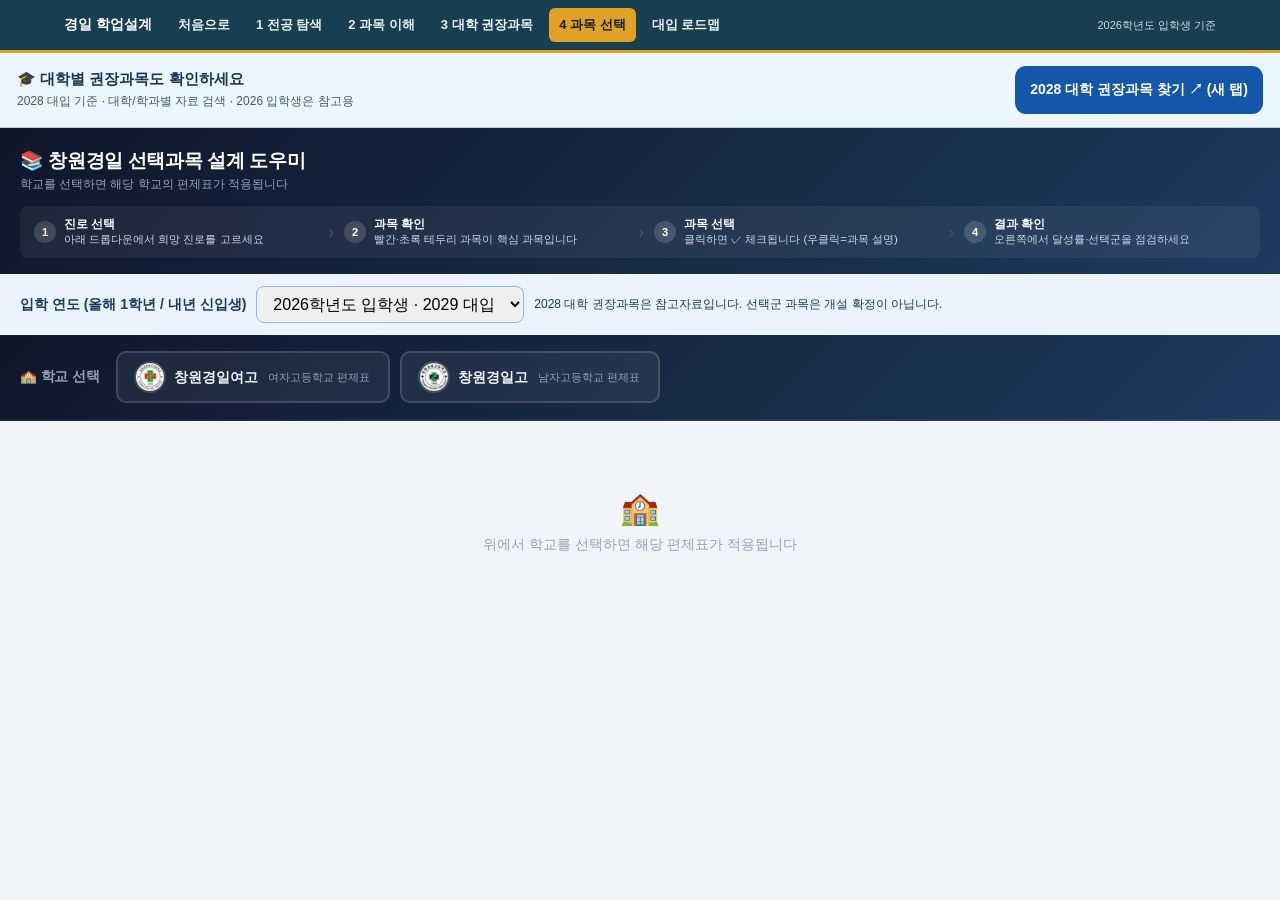
<file: choice/index.html>
<!DOCTYPE html>
<html lang="ko" data-portal-page="choice">
<head>
<meta charset="UTF-8">
<meta name="viewport" content="width=device-width, initial-scale=1.0">
<title>창원경일 선택과목 설계 도우미</title>
<style>
:root{
  --ink:#1e293b;--ink-m:#475569;--ink-l:#94a3b8;
  --bg:#f1f5f9;--card:#fff;--border:#e2e8f0;
  --acc:#2563eb;--acc-l:#dbeafe;--acc-d:#1d4ed8;
  --pri:#dc2626;--pri-l:#fee2e2;--pri-b:#fca5a5;
  --rec:#059669;--rec-l:#d1fae5;--rec-b:#6ee7b7;
  --ext:#d97706;--ext-l:#fef3c7;
  --r:10px;--sh:0 2px 10px rgba(0,0,0,.07);
}
*{box-sizing:border-box;margin:0;padding:0}
body{font-family:'Apple SD Gothic Neo','Malgun Gothic',sans-serif;background:var(--bg);color:var(--ink);min-height:100vh;font-size:14px}

/* ─── HEADER ─── */
.hdr{background:linear-gradient(135deg,#0f172a 0%,#1e3a5f 100%);color:#fff;padding:20px 20px 16px}
.hdr h1{font-size:1.18rem;font-weight:800;letter-spacing:-.02em}
.hdr .sub{font-size:.73rem;color:#94a3b8;margin-top:3px}

/* ─── STEP GUIDE ─── */
.step-guide{display:flex;gap:0;background:rgba(255,255,255,.06);border-radius:8px;margin-top:14px;overflow:hidden}
.step{display:flex;align-items:center;gap:8px;padding:10px 14px;flex:1;position:relative}
.step:not(:last-child)::after{content:"›";position:absolute;right:-4px;top:50%;transform:translateY(-50%);font-size:1.1rem;color:#475569;z-index:1}
.step-num{width:22px;height:22px;border-radius:50%;background:rgba(255,255,255,.15);display:flex;align-items:center;justify-content:center;font-size:.7rem;font-weight:800;color:#fff;flex-shrink:0}
.step-text{font-size:.71rem;color:#cbd5e1;line-height:1.4}
.step-text strong{color:#fff;display:block;font-size:.73rem}
@media(max-width:640px){.step-guide{flex-direction:column;gap:0}.step:not(:last-child)::after{display:none}.step{padding:7px 12px;border-bottom:1px solid rgba(255,255,255,.06)}}

/* ─── CAREER BAR ─── */
.career-bar{background:#1e293b;padding:10px 20px;display:flex;align-items:center;gap:12px;flex-wrap:wrap;border-bottom:2px solid rgba(255,255,255,.06)}
.career-bar label{font-size:.78rem;color:#94a3b8;white-space:nowrap;font-weight:600}
.career-sel{padding:7px 12px;border:2px solid #334155;border-radius:8px;background:#0f172a;color:#e2e8f0;font-size:.82rem;font-family:inherit;outline:none;cursor:pointer;min-width:220px;transition:border-color .2s}
.career-sel:focus{border-color:#60a5fa}
/* legend */
.legend{display:flex;gap:12px;flex-wrap:wrap;margin-left:auto}
.leg-item{display:flex;align-items:center;gap:5px;font-size:.69rem;color:#94a3b8}
.leg-dot{width:10px;height:10px;border-radius:3px;flex-shrink:0}
.leg-dot.pri{background:var(--pri);box-shadow:0 0 0 2px #fee2e2}
.leg-dot.rec{background:var(--rec);box-shadow:0 0 0 2px #d1fae5}
.leg-dot.sel{background:#3b82f6}

/* ─── MAIN LAYOUT ─── */
.main{display:grid;grid-template-columns:1fr 288px;gap:14px;padding:14px 16px;max-width:1280px;margin:0 auto}
@media(max-width:860px){.main{grid-template-columns:1fr}}

/* ─── SCHEDULE ─── */
.sched-wrap{display:flex;flex-direction:column;gap:11px}
.sem-block{background:var(--card);border-radius:var(--r);box-shadow:var(--sh);border:1.5px solid var(--border);overflow:hidden}
.sem-hdr{display:flex;align-items:center;justify-content:space-between;padding:9px 14px;color:#fff;font-size:.82rem;font-weight:700;cursor:pointer;user-select:none}
.sem-hdr .sem-right{display:flex;align-items:center;gap:8px}
.sem-hdr .sem-sub{font-size:.7rem;font-weight:400;opacity:.8}
.sem-hdr .sem-toggle{font-size:.8rem;opacity:.7;transition:transform .2s}
.sem-block.collapsed .sem-toggle{transform:rotate(-90deg)}
.sem-block.collapsed .sem-body{display:none}
.hdr-11{background:linear-gradient(90deg,#1e40af,#3b82f6)}
.hdr-12{background:linear-gradient(90deg,#065f46,#10b981)}
.hdr-21{background:linear-gradient(90deg,#6d28d9,#8b5cf6)}
.hdr-22{background:linear-gradient(90deg,#92400e,#f59e0b)}
.hdr-31{background:linear-gradient(90deg,#0369a1,#0ea5e9)}
.hdr-32{background:linear-gradient(90deg,#5b21b6,#a855f7)}
.sem-body{padding:10px 12px}

/* fixed row */
.fixed-row{display:flex;flex-wrap:wrap;gap:4px;margin-bottom:8px;padding-bottom:8px;border-bottom:1px dashed var(--border)}
.fixed-tag{padding:3px 9px;border-radius:5px;font-size:.71rem;background:#f8fafc;border:1px solid #e2e8f0;color:#64748b;cursor:pointer;transition:all .15s}
.fixed-tag:hover{border-color:var(--acc);color:var(--acc)}

/* group */
.grp-section{margin-bottom:9px}
.grp-header{display:flex;align-items:center;gap:7px;margin-bottom:5px}
.grp-code{padding:1px 7px;border-radius:4px;font-size:.66rem;font-weight:800;background:var(--acc-l);color:var(--acc)}
.grp-label{font-size:.71rem;color:var(--ink-m)}
.grp-counter{margin-left:auto;font-size:.69rem;padding:1px 8px;border-radius:10px;font-weight:700;transition:all .2s}
.cnt-ok{background:#d1fae5;color:#065f46}
.cnt-over{background:#fee2e2;color:#991b1b;animation:pulse .5s ease}
.cnt-partial{background:#fef3c7;color:#92400e}
.cnt-empty{background:#f1f5f9;color:#94a3b8}
@keyframes pulse{0%,100%{transform:scale(1)}50%{transform:scale(1.12)}}

/* subject buttons */
.subj-row{display:flex;flex-wrap:wrap;gap:5px}
.subj-btn{
  padding:5px 11px;border-radius:7px;font-size:.74rem;font-weight:500;
  cursor:pointer;transition:all .13s;border:1.5px solid;font-family:inherit;
  line-height:1.3;position:relative;display:flex;align-items:center;gap:4px;
}
.subj-btn .chk{font-size:.7rem;opacity:0;transition:opacity .15s;color:inherit}
.subj-btn.sel .chk{opacity:1}
.subj-btn.fixed-s{background:#f8fafc;border-color:#e2e8f0;color:#94a3b8;cursor:default;font-style:italic}

/* group default colors */
.g-A{background:#eff6ff;border-color:#bfdbfe;color:#1e40af}
.g-B{background:#f5f3ff;border-color:#ddd6fe;color:#5b21b6}
.g-D{background:#fff7ed;border-color:#fed7aa;color:#9a3412}
.g-E{background:#fefce8;border-color:#fef08a;color:#854d0e}
.g-F{background:#fff1f2;border-color:#fecdd3;color:#881337}
.g-H{background:#f0f9ff;border-color:#bae6fd;color:#0c4a6e}
.g-I{background:#fdf4ff;border-color:#f5d0fe;color:#4a044e}
.g-J{background:#f0fdf4;border-color:#bbf7d0;color:#14532d}
.g-K{background:#fefce8;border-color:#fde68a;color:#713f12}
.g-L{background:#fff1f2;border-color:#fecdd3;color:#881337}

/* selected */
.sel.g-A{background:#bfdbfe;border-color:#2563eb;color:#1e3a8a;font-weight:700}
.sel.g-B{background:#ddd6fe;border-color:#7c3aed;color:#3b0764;font-weight:700}
.sel.g-D{background:#fed7aa;border-color:#ea580c;color:#7c2d12;font-weight:700}
.sel.g-E{background:#fde68a;border-color:#ca8a04;color:#713f12;font-weight:700}
.sel.g-F{background:#fecdd3;border-color:#e11d48;color:#881337;font-weight:700}
.sel.g-H{background:#7dd3fc;border-color:#0284c7;color:#0c4a6e;font-weight:700}
.sel.g-I{background:#e9d5ff;border-color:#9333ea;color:#3b0764;font-weight:700}
.sel.g-J{background:#bbf7d0;border-color:#16a34a;color:#14532d;font-weight:700}
.sel.g-K{background:#fde68a;border-color:#d97706;color:#713f12;font-weight:700}
.sel.g-L{background:#fecdd3;border-color:#e11d48;color:#881337;font-weight:700}

/* career highlight */
.subj-btn.hl-pri{box-shadow:0 0 0 2.5px var(--pri),0 0 0 5px var(--pri-l)}
.subj-btn.hl-rec{box-shadow:0 0 0 2.5px var(--rec),0 0 0 5px var(--rec-l)}
.subj-btn:hover:not(.fixed-s){filter:brightness(.93);transform:translateY(-1px)}

/* ─── SIDEBAR ─── */
.sidebar{display:flex;flex-direction:column;gap:11px;position:sticky;top:14px;height:fit-content}
.sb-card{background:var(--card);border-radius:var(--r);box-shadow:var(--sh);border:1.5px solid var(--border);padding:13px}
.sb-title{font-size:.79rem;font-weight:800;color:var(--ink);margin-bottom:9px;display:flex;align-items:center;gap:6px}
.sb-empty{font-size:.73rem;color:var(--ink-l);line-height:1.6}

/* achievement */
.prog-item{margin-bottom:9px}
.prog-item:last-child{margin-bottom:0}
.prog-label{display:flex;justify-content:space-between;font-size:.7rem;margin-bottom:3px;align-items:center}
.prog-name{color:var(--ink-m);font-weight:600}
.prog-score{font-weight:800;font-size:.74rem}
.prog-score.full{color:var(--rec)}
.prog-score.part{color:var(--ext)}
.prog-score.none{color:var(--ink-l)}
.prog-track{height:7px;background:#e2e8f0;border-radius:4px;overflow:hidden}
.prog-fill{height:100%;border-radius:4px;transition:width .4s ease}
.prog-fill.pri{background:linear-gradient(90deg,var(--pri),#f87171)}
.prog-fill.rec{background:linear-gradient(90deg,var(--rec),#34d399)}
.miss-row{display:flex;flex-wrap:wrap;gap:3px;margin-top:4px}
.miss-chip{padding:2px 7px;border-radius:4px;font-size:.66rem;background:var(--pri-l);color:var(--pri);border:1px solid var(--pri-b)}
.rec-chip{padding:2px 7px;border-radius:4px;font-size:.66rem;background:var(--ext-l);color:var(--ext);border:1px solid #fcd34d}
.risk-note{margin-top:6px;padding:7px 9px;background:#fffbeb;border-radius:6px;border-left:3px solid #f59e0b;font-size:.69rem;color:#92400e;line-height:1.5}

/* group check */
.gc-row{display:flex;align-items:center;gap:6px;padding:4px 7px;border-radius:6px;font-size:.71rem;margin-bottom:3px;background:var(--bg)}
.gc-code{font-weight:800;color:var(--acc);min-width:24px;font-size:.69rem}
.gc-name{color:var(--ink-m);flex:1;font-size:.68rem}
.gc-badge{padding:1px 7px;border-radius:8px;font-weight:700;font-size:.66rem;white-space:nowrap}
.gc-ok{background:#d1fae5;color:#065f46}
.gc-over{background:#fee2e2;color:#991b1b}
.gc-partial{background:#fef3c7;color:#92400e}
.gc-empty{background:#f1f5f9;color:#94a3b8}

/* selected summary */
.sel-chips{display:flex;flex-wrap:wrap;gap:3px}
.sel-chip{padding:2px 8px;border-radius:4px;font-size:.67rem;background:var(--acc-l);color:var(--acc);border:1px solid #93c5fd}
.sel-chip.pri{background:var(--pri-l);color:var(--pri);border-color:var(--pri-b)}
.sel-chip.rec{background:var(--rec-l);color:var(--rec);border-color:var(--rec-b)}

/* action buttons */
.btn{width:100%;padding:9px;border-radius:8px;border:none;font-size:.78rem;font-weight:700;cursor:pointer;font-family:inherit;transition:all .18s;margin-top:3px}
.btn-blue{background:var(--acc);color:#fff}
.btn-blue:hover{background:var(--acc-d)}
.btn-gray{background:var(--bg);color:var(--ink);border:1.5px solid var(--border)}
.btn-gray:hover{border-color:var(--acc);color:var(--acc)}

/* ─── POPUP ─── */
.overlay{display:none;position:fixed;inset:0;background:rgba(0,0,0,.45);z-index:100;align-items:center;justify-content:center;padding:20px}
.overlay.on{display:flex}
.popup{background:#fff;border-radius:14px;padding:22px;max-width:420px;width:100%;box-shadow:0 20px 50px rgba(0,0,0,.22);position:relative;animation:pop .18s ease}
@keyframes pop{from{opacity:0;transform:scale(.93)}to{opacity:1;transform:scale(1)}}
.pop-x{position:absolute;top:12px;right:14px;background:none;border:none;font-size:1.2rem;cursor:pointer;color:#94a3b8;line-height:1}
.pop-name{font-size:1.05rem;font-weight:800;margin-bottom:4px}
.pop-badge{display:inline-block;padding:2px 8px;border-radius:4px;font-size:.67rem;font-weight:700;margin-bottom:10px}
.t-진로{background:#fee2e2;color:#991b1b}
.t-일반{background:#dbeafe;color:#1d4ed8}
.t-융합{background:#d1fae5;color:#065f46}
.t-공통{background:#f3f4f6;color:#6b7280}
.pop-desc{font-size:.79rem;color:#475569;line-height:1.75;margin-bottom:12px;white-space:pre-line}
.pop-tags{display:flex;flex-wrap:wrap;gap:5px}
.pop-tag{padding:3px 9px;border-radius:50px;font-size:.67rem;background:#fef3c7;color:#92400e;border:1px solid #fde68a}

/* ─── SUMMARY MODAL ─── */
.sum-modal{display:none;position:fixed;inset:0;background:rgba(0,0,0,.5);z-index:200;align-items:center;justify-content:center;padding:16px}
.sum-modal.on{display:flex}
.sum-box{background:#fff;border-radius:14px;width:100%;max-width:680px;max-height:90vh;overflow-y:auto;padding:22px;box-shadow:0 24px 60px rgba(0,0,0,.25)}
.sum-h2{font-size:1rem;font-weight:800;margin-bottom:14px;display:flex;justify-content:space-between;align-items:center}
.sum-section{margin-bottom:14px}
.sum-section h3{font-size:.78rem;font-weight:700;color:var(--ink-m);margin-bottom:7px;padding-bottom:4px;border-bottom:1px solid var(--border)}
.sum-row{display:flex;justify-content:space-between;padding:5px 0;font-size:.77rem;border-bottom:1px solid #f8fafc}
.sum-row:last-child{border:none}
.sum-key{color:var(--ink-m)}
.sum-val{font-weight:600}
.sum-val.g{color:var(--rec)}.sum-val.w{color:var(--ext)}.sum-val.b{color:var(--pri)}
.memo-box{width:100%;min-height:85px;padding:9px;border:1.5px solid var(--border);border-radius:8px;font-size:.77rem;font-family:inherit;resize:vertical;outline:none;color:var(--ink)}
.memo-box:focus{border-color:var(--acc)}
.sum-btns{display:flex;gap:8px;margin-top:12px}
.sbtn{flex:1;padding:9px;border-radius:8px;border:none;font-size:.76rem;font-weight:700;cursor:pointer;font-family:inherit;transition:all .2s}
.sbtn.p{background:var(--acc);color:#fff}.sbtn.p:hover{background:var(--acc-d)}
.sbtn.s{background:var(--bg);color:var(--ink);border:1.5px solid var(--border)}.sbtn.s:hover{border-color:var(--acc)}

@media(max-width:640px){
  .main{padding:10px;gap:10px}
  .career-bar{flex-direction:column;align-items:flex-start;gap:8px}
  .legend{margin-left:0}
  .career-sel{min-width:100%;width:100%}
}
@media print{
  .career-bar,.sidebar,.overlay,.sum-modal,.hdr .step-guide,.hdr .sub{display:none!important}
  .main{grid-template-columns:1fr;padding:0}
  .sem-block.collapsed .sem-body{display:block!important}
}

/* ─── SCHOOL SELECT BAR ─── */
.school-bar{background:linear-gradient(135deg,#0f172a 0%,#1e3a5f 100%);padding:16px 20px;display:flex;align-items:center;gap:16px;border-bottom:2px solid rgba(255,255,255,.06);flex-wrap:wrap}
.school-bar label{font-size:.85rem;color:#94a3b8;white-space:nowrap;font-weight:700;letter-spacing:-.01em}
.school-btns{overflow-x:auto;max-width:100%;display:flex;gap:10px;flex-wrap:wrap}
.school-btn{white-space:nowrap;word-break:keep-all;flex-shrink:0;display:flex;align-items:center;gap:10px;padding:10px 18px;border-radius:10px;border:2px solid rgba(255,255,255,.15);background:rgba(255,255,255,.06);color:#e2e8f0;cursor:pointer;font-family:inherit;transition:all .2s;min-width:180px}
.school-btn:hover{border-color:#60a5fa;background:rgba(96,165,250,.15)}
.school-btn.active{border-color:#60a5fa;background:rgba(96,165,250,.2);box-shadow:0 0 0 3px rgba(96,165,250,.2)}
.school-icon{font-size:1.3rem;flex-shrink:0}
.school-name{font-size:.88rem;font-weight:700;display:block;color:#f1f5f9}
.school-desc{font-size:.69rem;color:#94a3b8;display:block;margin-top:1px}
.school-btn span{display:block}
.school-btn .school-icon{display:inline}
/* hide main app until school selected */
#mainApp{display:none}
#schoolNotice{display:flex;align-items:center;justify-content:center;min-height:200px;color:#94a3b8;font-size:.9rem;flex-direction:column;gap:8px;padding:40px}
@media(max-width:640px){.school-bar{flex-direction:column;align-items:stretch}.school-btns{width:100%;display:grid;grid-template-columns:minmax(0,1fr);overflow:visible}.school-btn{width:100%;min-width:0;max-width:100%;box-sizing:border-box;flex-shrink:1;white-space:normal;text-align:left}.school-name,.school-desc{overflow-wrap:break-word;word-break:keep-all}}


/* ─── GIRLS 추가 군 색상 (G군: 청록, C군: 인디고) ─── */
.g-G{background:#f0fdfa;border-color:#99f6e4;color:#0f766e}
.g-C{background:#eef2ff;border-color:#c7d2fe;color:#3730a3}
.sel.g-G{background:#99f6e4;border-color:#0d9488;color:#0f766e;font-weight:700}
.sel.g-C{background:#c7d2fe;border-color:#4f46e5;color:#3730a3;font-weight:700}
</style>
<style>.univ-rec-shortcut{padding:13px 17px;background:#ecf6ff;color:#16375a;border-bottom:1px solid #afcdea;display:flex;justify-content:space-between;align-items:center;gap:12px;flex-wrap:wrap}.univ-rec-shortcut strong{display:block;font-size:15px}.univ-rec-shortcut small{display:block;margin-top:4px;font-size:12px;color:#415a70}.univ-rec-shortcut a{display:inline-flex;align-items:center;justify-content:center;background:#1457aa;color:white;text-decoration:none;padding:12px 15px;min-height:48px;border-radius:11px;font-weight:800;font-size:14px}@media(max-width:680px){.univ-rec-shortcut{padding:12px}.univ-rec-shortcut a{width:100%}}</style></head>
<body><div class="univ-rec-shortcut"><div><strong>🎓 대학별 권장과목도 확인하세요</strong><small>2028 대입 기준 · 대학/학과별 자료 검색 · 2026 입학생은 참고용</small></div><a href="../univ-subjects/index.html" target="_blank" rel="noopener" id="univRecLink">2028 대학 권장과목 찾기 ↗ (새 탭)</a></div>
<script src="../common/navigation.js"></script><script src="../common/curriculum-gyeongil.js"></script>

<!-- ═══ HEADER ═══ -->
<div class="hdr">
  <h1>📚 창원경일 선택과목 설계 도우미</h1>
  <p class="sub" id="schoolSubTitle">학교를 선택하면 해당 학교의 편제표가 적용됩니다</p>
  <div class="step-guide">
    <div class="step">
      <div class="step-num">1</div>
      <div class="step-text"><strong>진로 선택</strong>아래 드롭다운에서 희망 진로를 고르세요</div>
    </div>
    <div class="step">
      <div class="step-num">2</div>
      <div class="step-text"><strong>과목 확인</strong>빨간·초록 테두리 과목이 핵심 과목입니다</div>
    </div>
    <div class="step">
      <div class="step-num">3</div>
      <div class="step-text"><strong>과목 선택</strong>클릭하면 ✓ 체크됩니다 (우클릭=과목 설명)</div>
    </div>
    <div class="step">
      <div class="step-num">4</div>
      <div class="step-text"><strong>결과 확인</strong>오른쪽에서 달성률·선택군을 점검하세요</div>
    </div>
  </div>
</div>

<!-- ═══ SCHOOL SELECT BAR ═══ -->
<div id="entryYearWrap" style="padding:12px 20px;background:#eaf3ff;color:#153c65;font-weight:700;display:flex;flex-wrap:wrap;align-items:center;gap:10px"><label for="entryYear">입학 연도 (올해 1학년 / 내년 신입생)</label><select id="entryYear" style="font-size:16px;padding:8px 12px;border:1px solid #93b6e6;border-radius:8px"><option value="2026">2026학년도 입학생 · 2029 대입</option><option value="2027">2027학년도 입학생 · 2030 대입</option></select><span style="font-size:12px;font-weight:400">2028 대학 권장과목은 참고자료입니다. 선택군 과목은 개설 확정이 아닙니다.</span></div>
<div class="school-bar" id="schoolBar">
  <label>🏫 학교 선택</label>
  <div class="school-btns">
    <button class="school-btn" id="btnGirls" onclick="selectSchool('girls')">
      <img class="school-logo" src="../common/img/logo-girls.webp" alt="창원경일여고 교표" onerror="this.hidden=true">
      <span class="school-name">창원경일여고</span>
      <span class="school-desc">여자고등학교 편제표</span>
    </button>
    <button class="school-btn" id="btnBoys" onclick="selectSchool('boys')">
      <img class="school-logo" src="../common/img/logo-boys.webp" alt="창원경일고 교표" onerror="this.hidden=true">
      <span class="school-name">창원경일고</span>
      <span class="school-desc">남자고등학교 편제표</span>
    </button>
  </div>
</div>
<div id="schoolNotice"><div style="font-size:2rem">🏫</div><div>위에서 학교를 선택하면 해당 편제표가 적용됩니다</div></div>

<!-- ═══ CAREER BAR ═══ -->
<div id="mainApp">
<div class="career-bar">
  <label>🎯 희망 진로</label>
  <select class="career-sel" id="careerSel" onchange="onCareerChange()">
    <option value="">— 희망 진로를 선택하세요 —</option>
    <optgroup label="── 진로가 아직 불확실해요 ──">
      <option value="_undecided">아직 잘 모르겠어요 (균형 선택 안내)</option>
      <option value="_stem">이공계 가능성을 열어두고 싶어요</option>
      <option value="_hum">인문사회 쪽이 더 가까워요</option>
      <option value="_med">보건·의약계열도 고민 중이에요</option>
      <option value="_biz">경영·경제 쪽도 고민 중이에요</option>
    </optgroup>
    <optgroup label="── 희망 진로가 어느 정도 있어요 ──">
    </optgroup>
  </select>
  <div class="legend">
    <div class="leg-item"><div class="leg-dot pri"></div>우선 과목 (가장 중요)</div>
    <div class="leg-item"><div class="leg-dot rec"></div>권장 과목 (함께 선택)</div>
    <div class="leg-item"><div class="leg-dot sel"></div>내가 선택한 과목</div>
  </div>
</div>

<!-- ═══ MAIN ═══ -->
<div class="main">
  <div class="sched-wrap" id="schedWrap"></div>
  <div class="sidebar">

    <!-- 달성률 -->
    <div class="sb-card" id="achCard">
      <div class="sb-title">📊 진로 달성률</div>
      <p class="sb-empty">① 위에서 희망 진로를 선택하면<br>핵심 과목 달성률을 확인할 수 있습니다.</p>
    </div>

    <!-- 선택군 -->
    <div class="sb-card">
      <div class="sb-title">✅ 선택군 현황</div>
      <div id="gcWrap"><p class="sb-empty">과목을 선택하면 현황이 표시됩니다.</p></div>
    </div>

    <!-- 내 선택 -->
    <div class="sb-card">
      <div class="sb-title">📋 내 선택 과목</div>
      <div id="selWrap"><p class="sb-empty">과목을 선택하면 여기에 표시됩니다.</p></div>
    </div>

    <button class="btn btn-blue" onclick="openSummary()">📄 상담 결과 요약 보기</button>
    <button class="btn btn-gray" onclick="clearAll()">↺ 전체 초기화</button>
  </div>
</div>

</div><!-- end mainApp -->
<!-- POPUP -->
<div class="overlay" id="popOverlay" onclick="if(event.target===this)closePopup()">
  <div class="popup">
    <button class="pop-x" onclick="closePopup()">✕</button>
    <div class="pop-name" id="popName"></div>
    <span class="pop-badge" id="popBadge"></span>
    <p class="pop-desc" id="popDesc"></p>
    <div class="pop-tags" id="popTags"></div>
  </div>
</div>

<!-- SUMMARY MODAL -->
<div class="sum-modal" id="sumModal" onclick="if(event.target===this)closeSummary()">
  <div class="sum-box">
    <div class="sum-h2">📋 선택과목 상담 결과
      <button class="pop-x" style="position:static" onclick="closeSummary()">✕</button>
    </div>
    <div id="sumContent"></div>
    <div class="sum-btns">
      <button class="sbtn p" onclick="window.print()">🖨️ 인쇄 / PDF</button>
      <button class="sbtn s" onclick="copyResult()">📋 결과 복사</button>
      <button class="sbtn s" onclick="closeSummary()">닫기</button>
    </div>
  </div>
</div>

<script>
// ════════════════════════════════════════
// DATA
// ════════════════════════════════════════
const CARDS=[{"id": "C01", "title": "컴퓨터·AI·소프트웨어", "category": "이공계", "keywords": ["컴공", "컴퓨터공학", "AI", "인공지능", "개발자", "코딩", "소프트웨어", "프로그래밍", "앱개발", "게임개발", "데이터사이언스", "머신러닝", "딥러닝"], "summary": "미적분Ⅱ, 기하, 물리학, 인공지능 수학을 우선 선택하세요.", "schedule": [{"period": "2학년 1학기", "group": "A군", "advice": "인공지능 수학 우선 선택"}, {"period": "2학년 1학기", "group": "B군", "advice": "물리학 선택 권장"}, {"period": "2학년 2학기", "group": "D군", "advice": "기하 우선 선택"}, {"period": "2학년 2학기", "group": "F군", "advice": "인공지능 기초 선택"}, {"period": "3학년 1학기", "group": "H군", "advice": "미적분Ⅱ 선택"}], "risks": ["D군에서 기하를 선택하지 않으면 공학계열 수학 이수 근거가 약해질 수 있습니다.", "H군에서 미적분Ⅱ를 선택하지 않으면 이공계 심화 수학 이수 근거가 부족해질 수 있습니다."], "subjects": {"자동이수": ["국어", "대수", "확률과 통계", "미적분Ⅰ", "영어", "일반사회", "역사", "지리"], "우선선택": ["미적분Ⅱ", "기하", "물리학", "인공지능 수학"], "권장선택": ["정보", "인공지능 기초"], "확장선택": ["화학", "생명과학"]}, "university_notes": [{"university": "가톨릭대", "department": "자유전공학부", "core": "계열 구분 없이 자신의 진로 및 적성을 고려하여 교과목 선택 이수", "recommended": "", "note": ""}, {"university": "가톨릭대", "department": "컴퓨터정보공학부", "core": "물리학, 수학", "recommended": "", "note": "-물리학: 과목 1과목 이상\n-수학: 과목 위계를 고려하여 3과목 이상"}, {"university": "가톨릭대", "department": "인공지능학과", "core": "물리학, 수학", "recommended": "", "note": "-물리학: 과목 1과목 이상\n-수학: 과목 위계를 고려하여 3과목 이상"}, {"university": "가톨릭대", "department": "AI의공학과", "core": "화학, 생명과학, 수학", "recommended": "", "note": "-화학, 생명과학: 2과목 이상\n-수학: 과목 위계를 고려하여 3과목 이상"}, {"university": "가톨릭대", "department": "데이터사이언스학과", "core": "수학", "recommended": "", "note": "과목 위계를 고려하여 3과목 이상"}, {"university": "건국대", "department": "공학", "core": "수학(대수, 미적분Ⅰ, 미적분Ⅱ, 기하), 과학(물리학)", "recommended": "", "note": "과학은 일반선택 과목 먼저 이수 후, 진로와 적성에 맞게 진로선택 과목 이수 추천"}, {"university": "건국대", "department": "자유전공", "core": "계열 상관없이 자신의 진로와 적성에 따라 과목 선택하여 이수", "recommended": "", "note": ""}, {"university": "경희대", "department": "컴퓨터", "core": "대수, 미적분Ⅰ, 확률과 통계, 미적분Ⅱ, 기하", "recommended": "인공지능 수학", "note": ""}, {"university": "고려대", "department": "공과대학", "core": "(권장) 미적분Ⅱ, 역학과 에너지, 전자기와 양자, 물질과 에너지, 화학 반응의 세계, 세포와 물질대사, 생물의 유전, 기하", "recommended": "미적분Ⅱ, 역학과 에너지, 전자기와 양자, 물질과 에너지, 화학 반응의 세계, 세포와 물질대사, 생물의 유전, 기하", "note": "과학 교과 권장 과목 중 2과목 이상 권장"}, {"university": "고려대", "department": "정보대학", "core": "(권장) 미적분Ⅱ, 기하", "recommended": "미적분Ⅱ, 기하", "note": ""}, {"university": "고려대", "department": "스마트보안학부", "core": "(권장) 미적분Ⅱ, 기하", "recommended": "미적분Ⅱ, 기하", "note": ""}, {"university": "광운대", "department": "인공지능융합대학", "core": "대수, 미적분Ⅰ, 확률과 통계, 물리학, 정보", "recommended": "기하, 미적분Ⅱ, 인공지능 수학, 역학과 에너지, 전자기와 양자, 물질과 에너지", "note": "융합선택 과목: 실용 통계, 수학과제 탐구, 융합과학 탐구"}, {"university": "광운대", "department": "공과대학", "core": "대수, 미적분Ⅰ, 확률과 통계, 물리학, 화학, 생명과학, 정보", "recommended": "기하, 미적분Ⅱ, 도시의 미래탐구, 역학과 에너지, 물질과 에너지, 화학 반응의 세계, 세포와 물질대사, 생물의 유전", "note": "융합선택 과목: 실용 통계, 수학과제 탐구, 기후변화와 지속가능한 세계, 과학의 역사와 문화, 기후변화와 환경생태, 융합과학 탐구"}, {"university": "국민대", "department": "창의공과대학", "core": "미적분Ⅰ, 물리학, 화학, 대수, 미적분Ⅱ", "recommended": "기하, 역학과 에너지, 물질과 에너지, 전자기와 양자, 미적분Ⅱ, 확률과 통계, 화학", "note": ""}, {"university": "국민대", "department": "소프트웨어융합대학", "core": "확률과 통계, 미적분Ⅰ", "recommended": "미적분Ⅱ, 기하", "note": ""}, {"university": "국민대", "department": "과학기술대학", "core": "확률과 통계, 미적분Ⅰ, 화학, 생명과학, 대수, 물리학", "recommended": "미적분Ⅱ, 세포와 물질대사, 화학 반응의 세계, 생물의 유전, 역학과 에너지, 전자기와 양자, 인공지능 수학, 물질과 에너지, 기하", "note": "교과를 제시하지 않은 모집단위는 학생의 진로와 적성을 고려하여 교과목을 선택 이수할 것."}, {"university": "덕성여대", "department": "글로벌융합대학", "core": "국어, 영어, 사회(역사/도덕 포함), 제2외국어/한문 교과 적극 이수", "recommended": "", "note": "-모집단위와 관계없이 기초학습역량을 위해 국어, 영어, 수학의 일반 선택 과목을 성실하게 이수하는 것을 권장함.\n-교과별 과목의 학습위계를 고려하여 선택 과목을 이수하는 것을 권장함."}, {"university": "덕성여대", "department": "과학기술대학", "core": "수학, 과학 교과 적극 이수", "recommended": "", "note": "-모집단위와 관계없이 기초학습역량을 위해 국어, 영어, 수학의 일반 선택 과목을 성실하게 이수하는 것을 권장함.\n-교과별 과목의 학습위계를 고려하여 선택 과목을 이수하는 것을 권장함."}, {"university": "동국대", "department": "공과", "core": "수학②, 물리학, 화학", "recommended": "지구과학, 생명과학, 물리학", "note": "-수학①,② 일반선택 과목: 대수, 미적분Ⅰ, 확률과 통계\n-수학② 진로선택 과목: 미적분Ⅱ, 기하, 인공지능\n-수학①,② 융합선택 과목: 수학과 문화, 실용 통계, 수학과제 탐구\n-계열 특성에 따라 수학 및 과학 역량이 기초 학업 역량이자 전공 수학 역량임.\n-과학 교과의 역량영역은 동국대 기준 교과 영역별 일반 선택 과목 이수 후 진로 선택 1과목 이상 이수 권장."}, {"university": "동국대", "department": "첨단융합", "core": "수학②, 물리학, 화학", "recommended": "", "note": "-수학①,② 일반선택 과목: 대수, 미적분Ⅰ, 확률과 통계\n-수학② 진로선택 과목: 미적분Ⅱ, 기하, 인공지능\n-수학①,② 융합선택 과목: 수학과 문화, 실용 통계, 수학과제 탐구\n-계열 특성에 따라 수학 및 과학 역량이 기초 학업 역량이자 전공 수학 역량임."}, {"university": "서울과기대", "department": "공과대학", "core": "대수, 미적분Ⅰ, 확률과 통계, 물리학, 화학, 미적분Ⅱ, 기하, 역학과 에너지, 전자기와 양자, 물질과 에너지, 화학 반응의 세계", "recommended": "", "note": ""}, {"university": "서울과기대", "department": "창의융합대학", "core": "대수, 미적분Ⅰ, 확률과 통계, 물리학, 미적분Ⅱ, 기하, 역학과 에너지, 전자기와 양자, 화학, 화학미적분Ⅱ, 물질과 에너지, 화학 반응의 세계", "recommended": "", "note": ""}, {"university": "서울대", "department": "공과대학", "core": "물리학", "recommended": "기하, 미적분Ⅱ, 과학", "note": "과학 교과의 진로선택 과목 중 3과목 이상"}, {"university": "서울대", "department": "첨단융합학부", "core": "(권장) 기하, 미적분Ⅱ, 과학", "recommended": "기하, 미적분Ⅱ, 과학", "note": "과학 교과의 진로선택 과목 중 3과목 이상"}, {"university": "서울시립대", "department": "전자전기컴퓨터공학부", "core": "수학(특히 미적분), 물리", "recommended": "", "note": ""}, {"university": "서울시립대", "department": "컴퓨터과학부", "core": "수학(특히 미적분)", "recommended": "과학", "note": ""}, {"university": "서울시립대", "department": "인공지능학과", "core": "(권장) 물리", "recommended": "물리", "note": ""}, {"university": "서울시립대", "department": "첨단융합학부 첨단인공지능전공", "core": "수학", "recommended": "", "note": ""}, {"university": "숭실대", "department": "공과대학", "core": "수학, 과학(화학) 교과 영역 이수 권장, 과학(물리학) 교과 영역 이수 권장, 과학 교과 영역 이수 권장", "recommended": "", "note": "-수학: 기하, 미적분Ⅱ 중 이수 권장\n-‘과학’으로 포괄적으로 제시된 경우 진로와 관심에 따라 교과목을 선택할 것을 권장하며, 권장 영역 외 과학 과목 이수도 의미 있게 평가에 반영함"}, {"university": "숭실대", "department": "AI대학", "core": "수학, 과학 교과 영역 이수 권장", "recommended": "", "note": "-수학: 기하, 미적분Ⅱ 중 이수 권장\n-‘과학’으로 포괄적으로 제시된 경우 진로와 관심에 따라 교과목을 선택할 것을 권장하며, 권장 영역 외 과학 과목 이수도 의미 있게 평가에 반영함"}, {"university": "중앙대", "department": "소프트웨어학부", "core": "미적분Ⅱ, 기하, 물리학, 역학과 에너지, 전자기와 양자", "recommended": "", "note": ""}, {"university": "중앙대", "department": "AI학부", "core": "미적분Ⅱ, 기하", "recommended": "", "note": ""}, {"university": "인하대", "department": "공과대학", "core": "물리학, 화학", "recommended": "화학, 지구과학, 물리학, 생명과학, 물리", "note": "*교과 영역은 내용 상위계가 뚜렷한 특성을 지닌 과학 교과 영역을 중심으로 안내함.\n -수학 교과: 대수, 미적분Ⅰ, 확률과 통계 교과목 이수를 권장하며, 공과대학의 경우 기하 교과목도 포함하여 이수할 것을 권장함."}, {"university": "인하대", "department": "소프트웨어융합대학", "core": "물리학", "recommended": "화학", "note": "*교과 영역은 내용 상위계가 뚜렷한 특성을 지닌 과학 교과 영역을 중심으로 안내함.\n -수학 교과: 대수, 미적분Ⅰ, 확률과 통계 교과목 이수를 권장하며, 공과대학의 경우 기하 교과목도 포함하여 이수할 것을 권장함."}, {"university": "아주대", "department": "공과대학", "core": "대수, 미적분Ⅰ, 확률과 통계, 미적분Ⅱ, 과학", "recommended": "", "note": "-수학: 일반선택 과목(대수, 미적분Ⅰ, 확률과 통계) 이수 후, 진로와 적성에 맞게 진로선택 과목(미적분Ⅱ) 이수\n -과학: 과학 관련 일반선택 과목 먼저 이수 후, 진로와 적성에 맞게 진로선택 과목 이수"}, {"university": "아주대", "department": "소프트웨어융합대학", "core": "대수, 미적분Ⅰ, 확률과 통계, 미적분Ⅱ, 과학", "recommended": "", "note": "-수학: 일반선택 과목(대수, 미적분Ⅰ, 확률과 통계) 이수 후, 진로와 적성에 맞게 진로선택 과목(미적분Ⅱ) 이수\n -과학: 과학 관련 일반선택 과목 먼저 이수 후, 진로와 적성에 맞게 진로선택 과목 이수"}, {"university": "한국항공대", "department": "공학", "core": "대수, 미적분Ⅰ, 확률과 통계, 미적분Ⅱ, 기하", "recommended": "", "note": "과학은 일반선택 과목 먼저 이수 후, 진로와 적성에 맞게 진로선택 과목 이수"}, {"university": "한양대(ERICA)", "department": "공학대학", "core": "(권장) 대수, 미적분, 물리학, 화학, 지구과학, 확률과 통계, 기본수학", "recommended": "대수, 미적분, 물리학, 화학, 지구과학, 확률과 통계, 기본수학", "note": ""}, {"university": "한양대(ERICA)", "department": "소프트웨어융합대학", "core": "(권장) 미적분, 확률과 통계, 물리학, 화학, 수학 전 과목", "recommended": "미적분, 확률과 통계, 물리학, 화학, 수학 전 과목", "note": ""}, {"university": "협성대", "department": "이공대학", "core": "이공계열 적성과 진로에 따라 선택 과목 이수", "recommended": "", "note": ""}, {"university": "경성대학교", "department": "전체", "core": "전 과목", "recommended": "", "note": "진로와 적성에 따라 과목 선택 이수 권장"}, {"university": "동아대", "department": "공과대학", "core": "영어, 수학, 과학, 국어", "recommended": "", "note": ""}, {"university": "동아대", "department": "소프트웨어대학", "core": "영어, 수학, 과학", "recommended": "", "note": ""}, {"university": "동아대", "department": "융합대학", "core": "국어, 영어, 수학, 사회, 과학", "recommended": "", "note": ""}, {"university": "부산대", "department": "공과대학", "core": "확률과 통계, 기하, 미적분Ⅱ, 물리학, 화학", "recommended": "", "note": "제시 과목 중 2과목 이상 이수"}, {"university": "경북대", "department": "공과대학", "core": "대수, 미적분Ⅰ, 확률과 통계, 물리학, 화학", "recommended": "미적분Ⅱ, 기하, 인공지능 수학, 전자기와 양자, 화학 반응의 세계, 역학과 에너지, 물질과 에너지", "note": "3과목 이상(위계에 맞게) 이수 권장"}, {"university": "경북대", "department": "과학기술대학", "core": "대수, 미적분Ⅰ, 확률과 통계, 물리학, 화학, 생명과학", "recommended": "미적분Ⅱ, 기하, 인공지능 수학, 역학과 에너지, 전자기와 양자, 물질과 에너지, 화학 반응의 세계, 세포와 물질대사, 생물의 유전", "note": "2과목 이상(위계에 맞게) 이수 권장"}, {"university": "영남대", "department": "전기·전자·컴퓨터", "core": "-일반선택: 화법과 언어, 대수, 미적분Ⅰ, 확률과 통계, 영어Ⅰ, 영어Ⅱ, 영어 독해와 작문, 물리학, 정보\n-진로선택: 직무 의사소통, 기하, 미적분Ⅱ, 경제 수학, 인공지능 수학, 직무 수학, 심화 영어, 직무 영어, 역학과 에너지, 전자기와 양자, 로봇과 공학세계, 생활과학 탐구, 인공지능 기초, 데이터 과학, 논리와 사고", "recommended": "", "note": "1순위 과학 / 2순위 수학 / 3순위 영어"}, {"university": "국립한밭대", "department": "공과대학", "core": "수학, 과학", "recommended": "", "note": "*관련 교과(군)을 제시하지 않은 모집단위(융합자율대학, 야간학과)는 계열 상관없이 학생의 진로와 적성에 따라 과목 선택하여 이수하도록 권장함."}, {"university": "국립한밭대", "department": "정보기술대학", "core": "수학, 과학", "recommended": "", "note": "*관련 교과(군)을 제시하지 않은 모집단위(융합자율대학, 야간학과)는 계열 상관없이 학생의 진로와 적성에 따라 과목 선택하여 이수하도록 권장함."}, {"university": "충남대", "department": "공과대학", "core": "대수, 미적분Ⅰ, 확률과 통계, 미적분Ⅱ, 과학", "recommended": "", "note": "-과학: 일반선택 과목 이수 후 진로선택 과목 1과목 이상"}, {"university": "충남대", "department": "공학융합학부", "core": "대수, 미적분Ⅰ, 확률과 통계, 미적분Ⅱ, 과학", "recommended": "", "note": "-과학: 일반선택 과목 이수 후 진로선택 과목 1과목 이상"}, {"university": "강원대 (삼척·도계)", "department": "공학대학", "core": "미적분, 물리학, 화학, 영어 독해와 작문, 영어 발표와 토론, 화법과 언어, 독서와 작문, 사회와 문화, 기술․ 가정, 인간과 철학, 생태와 환경, 확률과 통계", "recommended": "영어, 수학, 과학, 국어, 사회, 기술·가정/교양", "note": ""}, {"university": "충북대", "department": "공과대학", "core": "수학, 과학", "recommended": "", "note": ""}, {"university": "충북대", "department": "전자정보대학", "core": "수학, 과학", "recommended": "", "note": ""}, {"university": "충북대", "department": "창의융합대학", "core": "영어, 과학", "recommended": "", "note": ""}, {"university": "한국기술교육대", "department": "공합융합계열", "core": "국어, 수학, 영어, 과학", "recommended": "", "note": ""}, {"university": "한국기술교육대", "department": "ICT융합계열 컴퓨터공학부", "core": "국어, 수학, 영어, 과학", "recommended": "", "note": ""}, {"university": "광주교육대", "department": "전 모집단위", "core": "전 과목", "recommended": "", "note": "초등교과교육에 필요한 균형 있는 교과(군) 이수 및 성취"}, {"university": "전남대 (광주)", "department": "공과대학", "core": "수학, 영어, 사회, 물리학, 화학, 생명과학", "recommended": "", "note": "-지리: 세계시민과 지리, 한국지리 탐구, 도시의 미래 탐구\n -역사: 세계사, 동아시아 역사기행\n -일반사회: 사회와 문화, 정치, 법과 사회, 경제, 국제관계의 이해\n -윤리: 현대사회와 윤리, 윤리와 사상, 인문학과 윤리\n -사회: 상기 지리, 역사, 일반사회, 윤리 전 과목\n*평가활용: 일반 및 진로선택 과목을 위주로 평가에 활용, 모집단위별 관련 교과(군)이나 과목 군의 일반선택 과목을 먼저 이수할 것을 권장함."}, {"university": "전남대 (광주)", "department": "AI융합대학", "core": "수학, 영어, 물리학", "recommended": "", "note": ""}, {"university": "전남대 (광주)", "department": "자율전공학부(4년)", "core": "국어, 영어", "recommended": "", "note": ""}, {"university": "조선대", "department": "공과대학", "core": "수학, 사회, 과학", "recommended": "", "note": "과목 선택 시 모집단위별 관련 교과(군)이나 과목군의 일반선택 과목을 먼저 이수할 것을 권장"}, {"university": "조선대", "department": "자유전공학부", "core": "영어", "recommended": "", "note": "과목 선택 시 모집단위별 관련 교과(군)이나 과목군의 일반선택 과목을 먼저 이수할 것을 권장"}, {"university": "전북대", "department": "공과대학", "core": "수학, 과학", "recommended": "", "note": ""}, {"university": "전주대", "department": "공과대학", "core": "국어, 영어, 대수, 미적분Ⅰ, 기하, 미적분Ⅱ, 사회, 과학, 수학, 물리학, 화학, 기술·가정, 정보, 로봇과 공학세계, 인공지능 기초, 데이터과학, 과학(진로, 융합)", "recommended": "", "note": "-국어, 영어: 1과목 이상\n-사회: 일반선택 과목, 진로선택 과목 1과목 이상\n-과학: 일반선택 과목, 진로선택 과목 2과목 이상"}, {"university": "전주대", "department": "소프트웨어융합대학", "core": "대수, 미적분Ⅰ, 확률과 통계, 인공지능 수학, 정보, 인공지능기초, 데이터과학, 미적분Ⅱ, 기술·가정, 인공지능 기초, 데이터 과학", "recommended": "", "note": ""}, {"university": "전남대 (여수)", "department": "공과대학", "core": "수학, 물리학, 화학, 국어, 사회, 영어", "recommended": "", "note": "-물리학: 물리학, 역학과 에너지, 전자기와 양자\n -화학: 화학, 물질과 에너지, 화학 반응의 세계\n*평가활용: 일반 및 진로선택 과목을 위주로 평가에 활용, 모집단위별 관련 교과(군)이나 과목군의 일반선택 과목을 먼저 이수할 것을 권장함."}]}, {"id": "C02", "title": "전기전자·반도체", "category": "이공계", "keywords": ["전기", "전자", "전자공학", "반도체", "칩", "회로", "통신", "소자", "임베디드", "전기공학"], "summary": "미적분Ⅱ, 기하, 물리학, 전자기와 양자를 우선 선택하세요.", "schedule": [{"period": "2학년 1학기", "group": "B군", "advice": "물리학 우선, 화학 병행 가능"}, {"period": "2학년 2학기", "group": "D군", "advice": "기하 우선 선택"}, {"period": "2학년 2학기", "group": "E군", "advice": "역학과 에너지 또는 물질과 에너지"}, {"period": "3학년 1학기", "group": "H군", "advice": "미적분Ⅱ 선택"}, {"period": "3학년 1/2학기", "group": "I군", "advice": "전자기와 양자 우선 선택"}], "risks": ["B군에서 물리학을 선택하지 않으면 전기전자 핵심 이수 근거가 약해질 수 있습니다.", "D군에서 기하를 선택하지 않으면 공학계열 수학 이수 근거가 약해질 수 있습니다.", "I군에서 전자기와 양자를 선택하지 않으면 전기전자·반도체 심화 근거가 부족해질 수 있습니다."], "subjects": {"자동이수": ["국어", "대수", "확률과 통계", "미적분Ⅰ", "영어", "일반사회", "역사", "지리"], "우선선택": ["미적분Ⅱ", "기하", "물리학", "화학", "전자기와 양자"], "권장선택": ["물질과 에너지"], "확장선택": ["생명과학"]}, "university_notes": [{"university": "가톨릭대", "department": "자유전공학부", "core": "계열 구분 없이 자신의 진로 및 적성을 고려하여 교과목 선택 이수", "recommended": "", "note": ""}, {"university": "가톨릭대", "department": "정보통신전자공학부", "core": "물리학, 화학, 수학", "recommended": "", "note": "-물리학, 화학: 2과목 이상\n-수학: 과목 위계를 고려하여 3과목 이상"}, {"university": "건국대", "department": "공학", "core": "수학(대수, 미적분Ⅰ, 미적분Ⅱ, 기하), 과학(물리학)", "recommended": "", "note": "과학은 일반선택 과목 먼저 이수 후, 진로와 적성에 맞게 진로선택 과목 이수 추천"}, {"university": "건국대", "department": "자유전공", "core": "계열 상관없이 자신의 진로와 적성에 따라 과목 선택하여 이수", "recommended": "", "note": ""}, {"university": "경희대", "department": "전기·전자", "core": "대수, 미적분Ⅰ, 확률과 통계, 물리학, 화학, 미적분Ⅱ, 기하, 역학과 에너지, 전자기와 양자", "recommended": "", "note": ""}, {"university": "고려대", "department": "공과대학", "core": "(권장) 미적분Ⅱ, 역학과 에너지, 전자기와 양자, 물질과 에너지, 화학 반응의 세계, 세포와 물질대사, 생물의 유전, 기하", "recommended": "미적분Ⅱ, 역학과 에너지, 전자기와 양자, 물질과 에너지, 화학 반응의 세계, 세포와 물질대사, 생물의 유전, 기하", "note": "과학 교과 권장 과목 중 2과목 이상 권장"}, {"university": "광운대", "department": "전자정보공과대학", "core": "대수, 미적분Ⅰ, 확률과 통계, 물리학, 화학, 정보, 기술·가정", "recommended": "기하, 미적분Ⅱ, 인공지능 수학, 역학과 에너지, 전자기와 양자, 물질과 에너지, 화학 반응의 세계", "note": "융합선택 과목: 실용 통계, 수학과제 탐구, 융합과학 탐구"}, {"university": "광운대", "department": "공과대학", "core": "대수, 미적분Ⅰ, 확률과 통계, 물리학, 화학, 생명과학, 정보", "recommended": "기하, 미적분Ⅱ, 도시의 미래탐구, 역학과 에너지, 물질과 에너지, 화학 반응의 세계, 세포와 물질대사, 생물의 유전", "note": "융합선택 과목: 실용 통계, 수학과제 탐구, 기후변화와 지속가능한 세계, 과학의 역사와 문화, 기후변화와 환경생태, 융합과학 탐구"}, {"university": "국민대", "department": "창의공과대학", "core": "미적분Ⅰ, 물리학, 화학, 대수, 미적분Ⅱ", "recommended": "기하, 역학과 에너지, 물질과 에너지, 전자기와 양자, 미적분Ⅱ, 확률과 통계, 화학", "note": ""}, {"university": "국민대", "department": "과학기술대학", "core": "확률과 통계, 미적분Ⅰ, 화학, 생명과학, 대수, 물리학", "recommended": "미적분Ⅱ, 세포와 물질대사, 화학 반응의 세계, 생물의 유전, 역학과 에너지, 전자기와 양자, 인공지능 수학, 물질과 에너지, 기하", "note": "교과를 제시하지 않은 모집단위는 학생의 진로와 적성을 고려하여 교과목을 선택 이수할 것."}, {"university": "덕성여대", "department": "글로벌융합대학", "core": "국어, 영어, 사회(역사/도덕 포함), 제2외국어/한문 교과 적극 이수", "recommended": "", "note": "-모집단위와 관계없이 기초학습역량을 위해 국어, 영어, 수학의 일반 선택 과목을 성실하게 이수하는 것을 권장함.\n-교과별 과목의 학습위계를 고려하여 선택 과목을 이수하는 것을 권장함."}, {"university": "덕성여대", "department": "과학기술대학", "core": "수학, 과학 교과 적극 이수", "recommended": "", "note": "-모집단위와 관계없이 기초학습역량을 위해 국어, 영어, 수학의 일반 선택 과목을 성실하게 이수하는 것을 권장함.\n-교과별 과목의 학습위계를 고려하여 선택 과목을 이수하는 것을 권장함."}, {"university": "동국대", "department": "공과", "core": "수학②, 물리학, 화학", "recommended": "지구과학, 생명과학, 물리학", "note": "-수학①,② 일반선택 과목: 대수, 미적분Ⅰ, 확률과 통계\n-수학② 진로선택 과목: 미적분Ⅱ, 기하, 인공지능\n-수학①,② 융합선택 과목: 수학과 문화, 실용 통계, 수학과제 탐구\n-계열 특성에 따라 수학 및 과학 역량이 기초 학업 역량이자 전공 수학 역량임.\n-과학 교과의 역량영역은 동국대 기준 교과 영역별 일반 선택 과목 이수 후 진로 선택 1과목 이상 이수 권장."}, {"university": "동국대", "department": "첨단융합", "core": "수학②, 물리학, 화학", "recommended": "", "note": "-수학①,② 일반선택 과목: 대수, 미적분Ⅰ, 확률과 통계\n-수학② 진로선택 과목: 미적분Ⅱ, 기하, 인공지능\n-수학①,② 융합선택 과목: 수학과 문화, 실용 통계, 수학과제 탐구\n-계열 특성에 따라 수학 및 과학 역량이 기초 학업 역량이자 전공 수학 역량임."}, {"university": "서울과기대", "department": "공과대학", "core": "대수, 미적분Ⅰ, 확률과 통계, 물리학, 화학, 미적분Ⅱ, 기하, 역학과 에너지, 전자기와 양자, 물질과 에너지, 화학 반응의 세계", "recommended": "", "note": ""}, {"university": "서울과기대", "department": "정보통신대학", "core": "대수, 미적분Ⅰ, 확률과 통계, 물리학, 화학, 미적분Ⅱ, 기하, 역학과 에너지, 전자기와 양자", "recommended": "", "note": ""}, {"university": "서울과기대", "department": "창의융합대학", "core": "대수, 미적분Ⅰ, 확률과 통계, 물리학, 미적분Ⅱ, 기하, 역학과 에너지, 전자기와 양자, 화학, 화학미적분Ⅱ, 물질과 에너지, 화학 반응의 세계", "recommended": "", "note": ""}, {"university": "서울대", "department": "공과대학", "core": "물리학", "recommended": "기하, 미적분Ⅱ, 과학", "note": "과학 교과의 진로선택 과목 중 3과목 이상"}, {"university": "서울대", "department": "첨단융합학부", "core": "(권장) 기하, 미적분Ⅱ, 과학", "recommended": "기하, 미적분Ⅱ, 과학", "note": "과학 교과의 진로선택 과목 중 3과목 이상"}, {"university": "서울시립대", "department": "첨단융합학부 지능형반도체전공", "core": "수학, 물리, 화학", "recommended": "", "note": ""}, {"university": "숭실대", "department": "공과대학", "core": "수학, 과학(화학) 교과 영역 이수 권장, 과학(물리학) 교과 영역 이수 권장, 과학 교과 영역 이수 권장", "recommended": "", "note": "-수학: 기하, 미적분Ⅱ 중 이수 권장\n-‘과학’으로 포괄적으로 제시된 경우 진로와 관심에 따라 교과목을 선택할 것을 권장하며, 권장 영역 외 과학 과목 이수도 의미 있게 평가에 반영함"}, {"university": "숭실대", "department": "IT대학", "core": "수학, 과학 교과 영역 이수 권장, 과학(물리학) 교과 영역 이수 권장", "recommended": "", "note": "-수학: 기하, 미적분Ⅱ 중 이수 권장\n-‘과학’으로 포괄적으로 제시된 경우 진로와 관심에 따라 교과목을 선택할 것을 권장하며, 권장 영역 외 과학 과목 이수도 의미 있게 평가에 반영함"}, {"university": "중앙대", "department": "전자전기공학부", "core": "미적분Ⅱ, 기하, 물리학, 화학, 역학과 에너지, 전자기와 양자", "recommended": "", "note": ""}, {"university": "중앙대", "department": "지능형반도체공학과", "core": "미적분Ⅱ, 기하, 물리학, 화학, 역학과 에너지, 전자기와 양자", "recommended": "", "note": ""}, {"university": "인하대", "department": "공과대학", "core": "물리학, 화학", "recommended": "화학, 지구과학, 물리학, 생명과학, 물리", "note": "*교과 영역은 내용 상위계가 뚜렷한 특성을 지닌 과학 교과 영역을 중심으로 안내함.\n -수학 교과: 대수, 미적분Ⅰ, 확률과 통계 교과목 이수를 권장하며, 공과대학의 경우 기하 교과목도 포함하여 이수할 것을 권장함."}, {"university": "성결대", "department": "IT공과대학", "core": "공학계열 진로 및 적성을 고려하여 교과목 선택 이수", "recommended": "", "note": "교과(군)별 과목의 위계를 따라 일반선택 과목을 우선 이수하고, 진로와 적성에 맞게 진로선택 과목과 융합선택 과목 이수 권장"}, {"university": "아주대", "department": "공과대학", "core": "대수, 미적분Ⅰ, 확률과 통계, 미적분Ⅱ, 과학", "recommended": "", "note": "-수학: 일반선택 과목(대수, 미적분Ⅰ, 확률과 통계) 이수 후, 진로와 적성에 맞게 진로선택 과목(미적분Ⅱ) 이수\n -과학: 과학 관련 일반선택 과목 먼저 이수 후, 진로와 적성에 맞게 진로선택 과목 이수"}, {"university": "아주대", "department": "첨단ICT융합대학", "core": "대수, 미적분Ⅰ, 확률과 통계, 미적분Ⅱ, 과학", "recommended": "", "note": "-수학: 일반선택 과목(대수, 미적분Ⅰ, 확률과 통계) 이수 후, 진로와 적성에 맞게 진로선택 과목(미적분Ⅱ) 이수\n -과학: 과학 관련 일반선택 과목 먼저 이수 후, 진로와 적성에 맞게 진로선택 과목 이수"}, {"university": "한국항공대", "department": "공학", "core": "대수, 미적분Ⅰ, 확률과 통계, 미적분Ⅱ, 기하", "recommended": "", "note": "과학은 일반선택 과목 먼저 이수 후, 진로와 적성에 맞게 진로선택 과목 이수"}, {"university": "한양대(ERICA)", "department": "공학대학", "core": "(권장) 대수, 미적분, 물리학, 화학, 지구과학, 확률과 통계, 기본수학", "recommended": "대수, 미적분, 물리학, 화학, 지구과학, 확률과 통계, 기본수학", "note": ""}, {"university": "한양대(ERICA)", "department": "첨단융합대학 차세대반도체융합공학부", "core": "(권장) 미적분, 확률과 통계, 물리학, 화학", "recommended": "미적분, 확률과 통계, 물리학, 화학", "note": ""}, {"university": "협성대", "department": "이공대학", "core": "이공계열 적성과 진로에 따라 선택 과목 이수", "recommended": "", "note": ""}, {"university": "경성대학교", "department": "전체", "core": "전 과목", "recommended": "", "note": "진로와 적성에 따라 과목 선택 이수 권장"}, {"university": "동아대", "department": "공과대학", "core": "영어, 수학, 과학, 국어", "recommended": "", "note": ""}, {"university": "동아대", "department": "융합대학", "core": "국어, 영어, 수학, 사회, 과학", "recommended": "", "note": ""}, {"university": "부산대", "department": "공과대학", "core": "확률과 통계, 기하, 미적분Ⅱ, 물리학, 화학", "recommended": "", "note": "제시 과목 중 2과목 이상 이수"}, {"university": "경북대", "department": "공과대학", "core": "대수, 미적분Ⅰ, 확률과 통계, 물리학, 화학", "recommended": "미적분Ⅱ, 기하, 인공지능 수학, 전자기와 양자, 화학 반응의 세계, 역학과 에너지, 물질과 에너지", "note": "3과목 이상(위계에 맞게) 이수 권장"}, {"university": "경북대", "department": "IT대학", "core": "대수, 미적분Ⅰ, 확률과 통계, 물리학, 화학", "recommended": "미적분Ⅱ, 기하, 역학과 에너지, 전자기와 양자", "note": "3과목 이상(위계에 맞게) 이수 권장"}, {"university": "경북대", "department": "과학기술대학", "core": "대수, 미적분Ⅰ, 확률과 통계, 물리학, 화학, 생명과학", "recommended": "미적분Ⅱ, 기하, 인공지능 수학, 역학과 에너지, 전자기와 양자, 물질과 에너지, 화학 반응의 세계, 세포와 물질대사, 생물의 유전", "note": "2과목 이상(위계에 맞게) 이수 권장"}, {"university": "POSTECH", "department": "반도체공학과", "core": "국어, 수학, 영어, 과학 전 과목", "recommended": "", "note": ""}, {"university": "국립한밭대", "department": "공과대학", "core": "수학, 과학", "recommended": "", "note": "*관련 교과(군)을 제시하지 않은 모집단위(융합자율대학, 야간학과)는 계열 상관없이 학생의 진로와 적성에 따라 과목 선택하여 이수하도록 권장함."}, {"university": "충남대", "department": "공과대학", "core": "대수, 미적분Ⅰ, 확률과 통계, 미적분Ⅱ, 과학", "recommended": "", "note": "-과학: 일반선택 과목 이수 후 진로선택 과목 1과목 이상"}, {"university": "충남대", "department": "공학융합학부", "core": "대수, 미적분Ⅰ, 확률과 통계, 미적분Ⅱ, 과학", "recommended": "", "note": "-과학: 일반선택 과목 이수 후 진로선택 과목 1과목 이상"}, {"university": "강원대 (춘천)", "department": "IT대학", "core": "확률과 통계, 미적분, 생명과학, 화학, 영어 독해와 작문, 물리학, 영어 발표와 토론, 인공지능 수학, 융합과학 탐구", "recommended": "영어, 수학, 체육, 과학", "note": ""}, {"university": "강원대 (삼척·도계)", "department": "공학대학", "core": "미적분, 물리학, 화학, 영어 독해와 작문, 영어 발표와 토론, 화법과 언어, 독서와 작문, 사회와 문화, 기술․ 가정, 인간과 철학, 생태와 환경, 확률과 통계", "recommended": "영어, 수학, 과학, 국어, 사회, 기술·가정/교양", "note": ""}, {"university": "충북대", "department": "공과대학", "core": "수학, 과학", "recommended": "", "note": ""}, {"university": "충북대", "department": "창의융합대학", "core": "영어, 과학", "recommended": "", "note": ""}, {"university": "한국기술교육대", "department": "공합융합계열", "core": "국어, 수학, 영어, 과학", "recommended": "", "note": ""}, {"university": "한국기술교육대", "department": "ICT융합계열 전기·전자·통신공학부", "core": "국어, 수학, 영어, 과학", "recommended": "", "note": ""}, {"university": "광주교육대", "department": "전 모집단위", "core": "전 과목", "recommended": "", "note": "초등교과교육에 필요한 균형 있는 교과(군) 이수 및 성취"}, {"university": "전남대 (광주)", "department": "공과대학", "core": "수학, 영어, 사회, 물리학, 화학, 생명과학", "recommended": "", "note": "-지리: 세계시민과 지리, 한국지리 탐구, 도시의 미래 탐구\n -역사: 세계사, 동아시아 역사기행\n -일반사회: 사회와 문화, 정치, 법과 사회, 경제, 국제관계의 이해\n -윤리: 현대사회와 윤리, 윤리와 사상, 인문학과 윤리\n -사회: 상기 지리, 역사, 일반사회, 윤리 전 과목\n*평가활용: 일반 및 진로선택 과목을 위주로 평가에 활용, 모집단위별 관련 교과(군)이나 과목 군의 일반선택 과목을 먼저 이수할 것을 권장함."}, {"university": "전남대 (광주)", "department": "자율전공학부(4년)", "core": "국어, 영어", "recommended": "", "note": ""}, {"university": "조선대", "department": "공과대학", "core": "수학, 사회, 과학", "recommended": "", "note": "과목 선택 시 모집단위별 관련 교과(군)이나 과목군의 일반선택 과목을 먼저 이수할 것을 권장"}, {"university": "조선대", "department": "IT융합대학", "core": "수학, 과학, 영어", "recommended": "", "note": "과목 선택 시 모집단위별 관련 교과(군)이나 과목군의 일반선택 과목을 먼저 이수할 것을 권장"}, {"university": "조선대", "department": "자유전공학부", "core": "영어", "recommended": "", "note": "과목 선택 시 모집단위별 관련 교과(군)이나 과목군의 일반선택 과목을 먼저 이수할 것을 권장"}, {"university": "전북대", "department": "공과대학", "core": "수학, 과학", "recommended": "", "note": ""}, {"university": "전주대", "department": "공과대학", "core": "국어, 영어, 대수, 미적분Ⅰ, 기하, 미적분Ⅱ, 사회, 과학, 수학, 물리학, 화학, 기술·가정, 정보, 로봇과 공학세계, 인공지능 기초, 데이터과학, 과학(진로, 융합)", "recommended": "", "note": "-국어, 영어: 1과목 이상\n-사회: 일반선택 과목, 진로선택 과목 1과목 이상\n-과학: 일반선택 과목, 진로선택 과목 2과목 이상"}, {"university": "전남대 (여수)", "department": "공과대학", "core": "수학, 물리학, 화학, 국어, 사회, 영어", "recommended": "", "note": "-물리학: 물리학, 역학과 에너지, 전자기와 양자\n -화학: 화학, 물질과 에너지, 화학 반응의 세계\n*평가활용: 일반 및 진로선택 과목을 위주로 평가에 활용, 모집단위별 관련 교과(군)이나 과목군의 일반선택 과목을 먼저 이수할 것을 권장함."}]}, {"id": "C03", "title": "기계·로봇·항공우주", "category": "이공계", "keywords": ["기계", "기계공학", "로봇", "항공", "항공우주", "자동차", "드론", "제어", "메카트로닉스", "우주"], "summary": "역학과 에너지, 물리학, 미적분Ⅱ, 기하를 우선 선택하세요.", "schedule": [{"period": "2학년 1학기", "group": "B군", "advice": "물리학 우선 선택"}, {"period": "2학년 2학기", "group": "D군", "advice": "기하 우선 선택"}, {"period": "2학년 2학기", "group": "E군", "advice": "역학과 에너지 우선 선택"}, {"period": "2학년 2학기", "group": "F군", "advice": "로봇과 공학세계 권장"}, {"period": "3학년 1학기", "group": "H군", "advice": "미적분Ⅱ 선택"}], "risks": ["E군에서 역학과 에너지를 선택하지 않으면 기계·항공우주 전공 연계 근거가 약해질 수 있습니다.", "D군에서 기하를 선택하지 않으면 공학계열 수학 이수 근거가 약해질 수 있습니다."], "subjects": {"자동이수": ["국어", "대수", "확률과 통계", "미적분Ⅰ", "영어", "일반사회", "역사", "지리"], "우선선택": ["미적분Ⅱ", "기하", "물리학", "역학과 에너지"], "권장선택": ["화학", "로봇과 공학세계"], "확장선택": []}, "university_notes": [{"university": "가톨릭대", "department": "자유전공학부", "core": "계열 구분 없이 자신의 진로 및 적성을 고려하여 교과목 선택 이수", "recommended": "", "note": ""}, {"university": "건국대", "department": "건축", "core": "수학(대수, 미적분Ⅰ, 미적분Ⅱ, 확률과 통계), 과학", "recommended": "", "note": "과학은 일반선택 과목 먼저 이수 후, 진로와 적성에 맞게 진로선택 과목 이수 추천"}, {"university": "건국대", "department": "공학", "core": "수학(대수, 미적분Ⅰ, 미적분Ⅱ, 기하), 과학(물리학)", "recommended": "", "note": "과학은 일반선택 과목 먼저 이수 후, 진로와 적성에 맞게 진로선택 과목 이수 추천"}, {"university": "건국대", "department": "자유전공", "core": "계열 상관없이 자신의 진로와 적성에 따라 과목 선택하여 이수", "recommended": "", "note": ""}, {"university": "경희대", "department": "산업", "core": "대수, 미적분Ⅰ, 확률과 통계, 미적분Ⅱ", "recommended": "", "note": ""}, {"university": "경희대", "department": "기계", "core": "대수, 미적분Ⅰ, 확률과 통계, 물리학, 화학, 미적분Ⅱ, 기하, 역학과 에너지, 전자기와 양자", "recommended": "물질과 에너지, 화학 반응의 세계", "note": ""}, {"university": "경희대", "department": "건설/건축", "core": "대수, 미적분Ⅰ, 확률과 통계, 미적분Ⅱ, 물리학", "recommended": "기하, 미적분Ⅱ, 물리학", "note": ""}, {"university": "고려대", "department": "공과대학", "core": "(권장) 미적분Ⅱ, 역학과 에너지, 전자기와 양자, 물질과 에너지, 화학 반응의 세계, 세포와 물질대사, 생물의 유전, 기하", "recommended": "미적분Ⅱ, 역학과 에너지, 전자기와 양자, 물질과 에너지, 화학 반응의 세계, 세포와 물질대사, 생물의 유전, 기하", "note": "과학 교과 권장 과목 중 2과목 이상 권장"}, {"university": "고려대", "department": "스마트모빌리티학부", "core": "(권장) 미적분Ⅱ, 역학과 에너지, 전자기와 양자, 물질과 에너지, 화학 반응의 세계, 세포와 물질대사, 생물의 유전", "recommended": "미적분Ⅱ, 역학과 에너지, 전자기와 양자, 물질과 에너지, 화학 반응의 세계, 세포와 물질대사, 생물의 유전", "note": "과학 교과 권장 과목 중 2과목 이상 권장"}, {"university": "광운대", "department": "공과대학", "core": "대수, 미적분Ⅰ, 확률과 통계, 물리학, 화학, 생명과학, 정보", "recommended": "기하, 미적분Ⅱ, 도시의 미래탐구, 역학과 에너지, 물질과 에너지, 화학 반응의 세계, 세포와 물질대사, 생물의 유전", "note": "융합선택 과목: 실용 통계, 수학과제 탐구, 기후변화와 지속가능한 세계, 과학의 역사와 문화, 기후변화와 환경생태, 융합과학 탐구"}, {"university": "국민대", "department": "창의공과대학", "core": "미적분Ⅰ, 물리학, 화학, 대수, 미적분Ⅱ", "recommended": "기하, 역학과 에너지, 물질과 에너지, 전자기와 양자, 미적분Ⅱ, 확률과 통계, 화학", "note": ""}, {"university": "국민대", "department": "자동차융합대학", "core": "미적분Ⅰ, 물리학", "recommended": "미적분Ⅱ, 기하", "note": ""}, {"university": "국민대", "department": "과학기술대학", "core": "확률과 통계, 미적분Ⅰ, 화학, 생명과학, 대수, 물리학", "recommended": "미적분Ⅱ, 세포와 물질대사, 화학 반응의 세계, 생물의 유전, 역학과 에너지, 전자기와 양자, 인공지능 수학, 물질과 에너지, 기하", "note": "교과를 제시하지 않은 모집단위는 학생의 진로와 적성을 고려하여 교과목을 선택 이수할 것."}, {"university": "국민대", "department": "건축대학", "core": "대수, 미적분Ⅰ, 물리학", "recommended": "기하, 미적분Ⅱ", "note": ""}, {"university": "덕성여대", "department": "글로벌융합대학", "core": "국어, 영어, 사회(역사/도덕 포함), 제2외국어/한문 교과 적극 이수", "recommended": "", "note": "-모집단위와 관계없이 기초학습역량을 위해 국어, 영어, 수학의 일반 선택 과목을 성실하게 이수하는 것을 권장함.\n-교과별 과목의 학습위계를 고려하여 선택 과목을 이수하는 것을 권장함."}, {"university": "덕성여대", "department": "과학기술대학", "core": "수학, 과학 교과 적극 이수", "recommended": "", "note": "-모집단위와 관계없이 기초학습역량을 위해 국어, 영어, 수학의 일반 선택 과목을 성실하게 이수하는 것을 권장함.\n-교과별 과목의 학습위계를 고려하여 선택 과목을 이수하는 것을 권장함."}, {"university": "동국대", "department": "공과", "core": "수학②, 물리학, 화학", "recommended": "지구과학, 생명과학, 물리학", "note": "-수학①,② 일반선택 과목: 대수, 미적분Ⅰ, 확률과 통계\n-수학② 진로선택 과목: 미적분Ⅱ, 기하, 인공지능\n-수학①,② 융합선택 과목: 수학과 문화, 실용 통계, 수학과제 탐구\n-계열 특성에 따라 수학 및 과학 역량이 기초 학업 역량이자 전공 수학 역량임.\n-과학 교과의 역량영역은 동국대 기준 교과 영역별 일반 선택 과목 이수 후 진로 선택 1과목 이상 이수 권장."}, {"university": "동국대", "department": "첨단융합", "core": "수학②, 물리학, 화학", "recommended": "", "note": "-수학①,② 일반선택 과목: 대수, 미적분Ⅰ, 확률과 통계\n-수학② 진로선택 과목: 미적분Ⅱ, 기하, 인공지능\n-수학①,② 융합선택 과목: 수학과 문화, 실용 통계, 수학과제 탐구\n-계열 특성에 따라 수학 및 과학 역량이 기초 학업 역량이자 전공 수학 역량임."}, {"university": "동국대", "department": "열린전공학부(자연)", "core": "수학②", "recommended": "물리학, 화학", "note": "-수학①,② 일반선택 과목: 대수, 미적분Ⅰ, 확률과 통계\n-수학② 진로선택 과목: 미적분Ⅱ, 기하, 인공지능\n-수학①,② 융합선택 과목: 수학과 문화, 실용 통계, 수학과제 탐구\n-계열 특성에 따라 수학 및 과학 역량이 기초 학업 역량이자 전공 수학 역량임.\n-과학 교과의 역량영역은 동국대 기준 교과 영역별 일반 선택 과목 이수 후 진로 선택 1과목 이상 이수 권장."}, {"university": "서울과기대", "department": "공과대학", "core": "대수, 미적분Ⅰ, 확률과 통계, 물리학, 화학, 미적분Ⅱ, 기하, 역학과 에너지, 전자기와 양자, 물질과 에너지, 화학 반응의 세계", "recommended": "", "note": ""}, {"university": "서울과기대", "department": "창의융합대학", "core": "대수, 미적분Ⅰ, 확률과 통계, 물리학, 미적분Ⅱ, 기하, 역학과 에너지, 전자기와 양자, 화학, 화학미적분Ⅱ, 물질과 에너지, 화학 반응의 세계", "recommended": "", "note": ""}, {"university": "서울대", "department": "공과대학", "core": "물리학", "recommended": "기하, 미적분Ⅱ, 과학", "note": "과학 교과의 진로선택 과목 중 3과목 이상"}, {"university": "서울대", "department": "첨단융합학부", "core": "(권장) 기하, 미적분Ⅱ, 과학", "recommended": "기하, 미적분Ⅱ, 과학", "note": "과학 교과의 진로선택 과목 중 3과목 이상"}, {"university": "서울시립대", "department": "기계정보공학과", "core": "미적분", "recommended": "기하, 확률과 통계, 물리", "note": ""}, {"university": "서울시립대", "department": "토목공학과", "core": "수학(특히 미적분), 물리", "recommended": "", "note": ""}, {"university": "서울시립대", "department": "건축학부 건축공학전공", "core": "수학(특히 미적분, 기하), 물리, 영어", "recommended": "", "note": ""}, {"university": "서울시립대", "department": "도시공학과", "core": "국어, 영어, 수학", "recommended": "", "note": ""}, {"university": "서울시립대", "department": "교통공학과", "core": "수학, 물리", "recommended": "", "note": ""}, {"university": "서울시립대", "department": "공간정보공학과", "core": "수학(특히 미적분), 과학(지구과학, 물리학)", "recommended": "", "note": ""}, {"university": "서울시립대", "department": "자유전공학부(자연)", "core": "수학, 과학", "recommended": "국어, 영어", "note": ""}, {"university": "숭실대", "department": "공과대학", "core": "수학, 과학(화학) 교과 영역 이수 권장, 과학(물리학) 교과 영역 이수 권장, 과학 교과 영역 이수 권장", "recommended": "", "note": "-수학: 기하, 미적분Ⅱ 중 이수 권장\n-‘과학’으로 포괄적으로 제시된 경우 진로와 관심에 따라 교과목을 선택할 것을 권장하며, 권장 영역 외 과학 과목 이수도 의미 있게 평가에 반영함"}, {"university": "중앙대", "department": "기계공학부", "core": "미적분Ⅱ, 기하, 물리학, 화학, 역학과 에너지, 전자기와 양자", "recommended": "", "note": ""}, {"university": "중앙대", "department": "사회기반시스템공학부 건설환경플랜트공학전공", "core": "미적분Ⅱ, 기하, 물리학, 화학, 역학과 에너지, 전자기와 양자", "recommended": "", "note": ""}, {"university": "중앙대", "department": "건축학부", "core": "미적분Ⅱ, 기하, 물리학, 역학과 에너지, 전자기와 양자", "recommended": "", "note": ""}, {"university": "한양대", "department": "자연", "core": "미적분Ⅱ 또는 기하, 물리학/화학/생명과학 중 1과목 이상, 과학 진로선택 과목 2과목 이상", "recommended": "", "note": "진로선택 과목은 계열과 교과 위계에 맞게 선택하는 것을 권장함."}, {"university": "인하대", "department": "공과대학", "core": "물리학, 화학", "recommended": "화학, 지구과학, 물리학, 생명과학, 물리", "note": "*교과 영역은 내용 상위계가 뚜렷한 특성을 지닌 과학 교과 영역을 중심으로 안내함.\n -수학 교과: 대수, 미적분Ⅰ, 확률과 통계 교과목 이수를 권장하며, 공과대학의 경우 기하 교과목도 포함하여 이수할 것을 권장함."}, {"university": "단국대", "department": "자연계열", "core": "국어, 수학, 영어, 과학", "recommended": "", "note": "일반선택 과목 이수 후 진로와 적성에 맞게 진로선택 과목, 융합선택 과목을 이수할 것."}, {"university": "아주대", "department": "공과대학", "core": "대수, 미적분Ⅰ, 확률과 통계, 미적분Ⅱ, 과학", "recommended": "", "note": "-수학: 일반선택 과목(대수, 미적분Ⅰ, 확률과 통계) 이수 후, 진로와 적성에 맞게 진로선택 과목(미적분Ⅱ) 이수\n -과학: 과학 관련 일반선택 과목 먼저 이수 후, 진로와 적성에 맞게 진로선택 과목 이수"}, {"university": "한국항공대", "department": "공학", "core": "대수, 미적분Ⅰ, 확률과 통계, 미적분Ⅱ, 기하", "recommended": "", "note": "과학은 일반선택 과목 먼저 이수 후, 진로와 적성에 맞게 진로선택 과목 이수"}, {"university": "한양대(ERICA)", "department": "공학대학", "core": "(권장) 대수, 미적분, 물리학, 화학, 지구과학, 확률과 통계, 기본수학", "recommended": "대수, 미적분, 물리학, 화학, 지구과학, 확률과 통계, 기본수학", "note": ""}, {"university": "협성대", "department": "이공대학", "core": "이공계열 적성과 진로에 따라 선택 과목 이수", "recommended": "", "note": ""}, {"university": "경성대학교", "department": "전체", "core": "전 과목", "recommended": "", "note": "진로와 적성에 따라 과목 선택 이수 권장"}, {"university": "경성대학교", "department": "자연", "core": "화학 또는 생명과학", "recommended": "미적분Ⅱ, 기하", "note": "과학 진로선택 3과목 이상 이수 권장"}, {"university": "동아대", "department": "공과대학", "core": "영어, 수학, 과학, 국어", "recommended": "", "note": ""}, {"university": "동아대", "department": "융합대학", "core": "국어, 영어, 수학, 사회, 과학", "recommended": "", "note": ""}, {"university": "부산대", "department": "공과대학", "core": "확률과 통계, 기하, 미적분Ⅱ, 물리학, 화학", "recommended": "", "note": "제시 과목 중 2과목 이상 이수"}, {"university": "경북대", "department": "공과대학", "core": "대수, 미적분Ⅰ, 확률과 통계, 물리학, 화학", "recommended": "미적분Ⅱ, 기하, 인공지능 수학, 전자기와 양자, 화학 반응의 세계, 역학과 에너지, 물질과 에너지", "note": "3과목 이상(위계에 맞게) 이수 권장"}, {"university": "경북대", "department": "과학기술대학", "core": "대수, 미적분Ⅰ, 확률과 통계, 물리학, 화학, 생명과학", "recommended": "미적분Ⅱ, 기하, 인공지능 수학, 역학과 에너지, 전자기와 양자, 물질과 에너지, 화학 반응의 세계, 세포와 물질대사, 생물의 유전", "note": "2과목 이상(위계에 맞게) 이수 권장"}, {"university": "영남대", "department": "건설", "core": "-일반선택: 화법과 언어, 독서와 작문, 대수, 미적분Ⅰ, 확률과 통계, 영어Ⅰ, 영어Ⅱ, 영어 독해와 작문, 물리학, 화학, 생명과학, 지구과학, 세계시민과 지리, 세계사, 사회와 문화, 미술, 정보, 생태와 환경\n-진로선택: 직무 의사소통, 기하, 미적분Ⅱ, 직무 수학, 영어 발표와 토론, 역학과 에너지, 물질과 에너지, 화학 반응의 세계, 세포와 물질대사, 생물의 유전, 지구시스템과학, 한국지리 탐구, 도시의 미래 탐구, 동아시아 역사기행, 인공지능 기초, 미술 창작, 미술 감상과 비평, 인간과 철학, 논리와 사고, 인간과 심리", "recommended": "", "note": "1순위 수학 / 2순위 과학 / 3순위 영어"}, {"university": "영남대", "department": "기계", "core": "-일반선택: 대수, 미적분Ⅰ, 확률과 통계, 영어Ⅰ, 영어Ⅱ, 영어 독해와 작문, 물리학, 화학, 정보\n-진로선택: 기하, 미적분Ⅱ, 인공지능 수학, 영어 발표와 토론, 역학과 에너지, 전자기와 양자, 물질과 에너지, 화학 반응의 세계, 로봇과 공학세계, 인공지능 기초, 데이터 과학", "recommended": "", "note": "1순위 수학 / 2순위 과학 / 3순위 영어"}, {"university": "국립한밭대", "department": "공과대학", "core": "수학, 과학", "recommended": "", "note": "*관련 교과(군)을 제시하지 않은 모집단위(융합자율대학, 야간학과)는 계열 상관없이 학생의 진로와 적성에 따라 과목 선택하여 이수하도록 권장함."}, {"university": "국립한밭대", "department": "건설환경디자인대학", "core": "수학, 과학, 국어, 영어", "recommended": "", "note": "*관련 교과(군)을 제시하지 않은 모집단위(융합자율대학, 야간학과)는 계열 상관없이 학생의 진로와 적성에 따라 과목 선택하여 이수하도록 권장함."}, {"university": "충남대", "department": "공과대학", "core": "대수, 미적분Ⅰ, 확률과 통계, 미적분Ⅱ, 과학", "recommended": "", "note": "-과학: 일반선택 과목 이수 후 진로선택 과목 1과목 이상"}, {"university": "충남대", "department": "자연과학융합학부", "core": "대수, 미적분Ⅰ, 확률과 통계, 과학", "recommended": "", "note": "-과학: 일반선택 과목 이수 후 진로선택 과목 1과목 이상"}, {"university": "충남대", "department": "공학융합학부", "core": "대수, 미적분Ⅰ, 확률과 통계, 미적분Ⅱ, 과학", "recommended": "", "note": "-과학: 일반선택 과목 이수 후 진로선택 과목 1과목 이상"}, {"university": "강원대 (춘천)", "department": "문화예술·공과대학", "core": "미적분, 기하, 물리학, 정보, 인공지능 기초, 영어 독해와 작문, 영어 발표와 토론, 화학, 확률과 통계, 지구과학, 생명과학, 융합과학 탐구, 화법과 언어, 문학, 독서와 작문, 사회와 문화", "recommended": "수학, 과학, 기술·가정/정보, 영어, 국어, 사회", "note": ""}, {"university": "강원대 (삼척·도계)", "department": "공학대학", "core": "미적분, 물리학, 화학, 영어 독해와 작문, 영어 발표와 토론, 화법과 언어, 독서와 작문, 사회와 문화, 기술․ 가정, 인간과 철학, 생태와 환경, 확률과 통계", "recommended": "영어, 수학, 과학, 국어, 사회, 기술·가정/교양", "note": ""}, {"university": "한라대", "department": "스마트모빌리티융합대학", "core": "국어, 영어, 수학, 사회(역사/도덕 포함), 과학 교과", "recommended": "", "note": ""}, {"university": "한라대", "department": "웰니스지역공학대학", "core": "국어, 영어, 수학, 사회(역사/도덕 포함), 과학 교과", "recommended": "", "note": ""}, {"university": "충북대", "department": "공과대학", "core": "수학, 과학", "recommended": "", "note": ""}, {"university": "충북대", "department": "창의융합대학", "core": "영어, 과학", "recommended": "", "note": ""}, {"university": "단국대 (천안)", "department": "자연계열", "core": "국어, 수학, 영어, 과학", "recommended": "", "note": "일반선택 과목 이수 후 진로와 적성에 맞게 진로선택 과목, 융합선택 과목을 이수할 것."}, {"university": "한국기술교육대", "department": "공합융합계열", "core": "국어, 수학, 영어, 과학", "recommended": "", "note": ""}, {"university": "광주교육대", "department": "전 모집단위", "core": "전 과목", "recommended": "", "note": "초등교과교육에 필요한 균형 있는 교과(군) 이수 및 성취"}, {"university": "전남대 (광주)", "department": "공과대학", "core": "수학, 영어, 사회, 물리학, 화학, 생명과학", "recommended": "", "note": "-지리: 세계시민과 지리, 한국지리 탐구, 도시의 미래 탐구\n -역사: 세계사, 동아시아 역사기행\n -일반사회: 사회와 문화, 정치, 법과 사회, 경제, 국제관계의 이해\n -윤리: 현대사회와 윤리, 윤리와 사상, 인문학과 윤리\n -사회: 상기 지리, 역사, 일반사회, 윤리 전 과목\n*평가활용: 일반 및 진로선택 과목을 위주로 평가에 활용, 모집단위별 관련 교과(군)이나 과목 군의 일반선택 과목을 먼저 이수할 것을 권장함."}, {"university": "전남대 (광주)", "department": "자율전공학부(4년)", "core": "국어, 영어", "recommended": "", "note": ""}, {"university": "조선대", "department": "공과대학", "core": "수학, 사회, 과학", "recommended": "", "note": "과목 선택 시 모집단위별 관련 교과(군)이나 과목군의 일반선택 과목을 먼저 이수할 것을 권장"}, {"university": "조선대", "department": "자유전공학부", "core": "영어", "recommended": "", "note": "과목 선택 시 모집단위별 관련 교과(군)이나 과목군의 일반선택 과목을 먼저 이수할 것을 권장"}, {"university": "전북대", "department": "공과대학", "core": "수학, 과학", "recommended": "", "note": ""}, {"university": "전주대", "department": "공과대학", "core": "국어, 영어, 대수, 미적분Ⅰ, 기하, 미적분Ⅱ, 사회, 과학, 수학, 물리학, 화학, 기술·가정, 정보, 로봇과 공학세계, 인공지능 기초, 데이터과학, 과학(진로, 융합)", "recommended": "", "note": "-국어, 영어: 1과목 이상\n-사회: 일반선택 과목, 진로선택 과목 1과목 이상\n-과학: 일반선택 과목, 진로선택 과목 2과목 이상"}, {"university": "전남대 (여수)", "department": "공과대학", "core": "수학, 물리학, 화학, 국어, 사회, 영어", "recommended": "", "note": "-물리학: 물리학, 역학과 에너지, 전자기와 양자\n -화학: 화학, 물질과 에너지, 화학 반응의 세계\n*평가활용: 일반 및 진로선택 과목을 위주로 평가에 활용, 모집단위별 관련 교과(군)이나 과목군의 일반선택 과목을 먼저 이수할 것을 권장함."}]}, {"id": "C04", "title": "화학공학·신소재", "category": "이공계", "keywords": ["화학공학", "화공", "신소재", "재료", "고분자", "나노", "배터리", "소재공학"], "summary": "화학, 물질과 에너지, 화학 반응의 세계, 미적분Ⅱ를 우선 선택하세요.", "schedule": [{"period": "2학년 1학기", "group": "B군", "advice": "화학 우선 선택"}, {"period": "2학년 2학기", "group": "D군", "advice": "기하 권장"}, {"period": "2학년 2학기", "group": "E군", "advice": "물질과 에너지 우선 선택"}, {"period": "3학년 1학기", "group": "H군", "advice": "미적분Ⅱ 선택"}, {"period": "3학년 1/2학기", "group": "I군", "advice": "화학 반응의 세계 우선 선택"}], "risks": ["B군에서 화학을 선택하지 않으면 화학공학 핵심 이수 근거가 약해질 수 있습니다."], "subjects": {"자동이수": ["국어", "대수", "확률과 통계", "미적분Ⅰ", "영어", "일반사회", "역사", "지리"], "우선선택": ["미적분Ⅱ", "물리학", "화학", "물질과 에너지", "화학 반응의 세계"], "권장선택": ["기하", "생명과학"], "확장선택": []}, "university_notes": [{"university": "가톨릭대", "department": "자유전공학부", "core": "계열 구분 없이 자신의 진로 및 적성을 고려하여 교과목 선택 이수", "recommended": "", "note": ""}, {"university": "가톨릭대", "department": "에너지환경공학과", "core": "물리학, 화학, 수학", "recommended": "", "note": "-물리학, 화학: 2과목 이상\n-수학: 과목 위계를 고려하여 3과목 이상"}, {"university": "가톨릭대", "department": "바이오메디컬화학공학과", "core": "화학, 생명과학, 수학", "recommended": "", "note": "-화학, 생명과학: 2과목 이상\n-수학: 과목 위계를 고려하여 3과목 이상"}, {"university": "건국대", "department": "공학", "core": "수학(대수, 미적분Ⅰ, 미적분Ⅱ, 기하), 과학(물리학)", "recommended": "", "note": "과학은 일반선택 과목 먼저 이수 후, 진로와 적성에 맞게 진로선택 과목 이수 추천"}, {"university": "건국대", "department": "자유전공", "core": "계열 상관없이 자신의 진로와 적성에 따라 과목 선택하여 이수", "recommended": "", "note": ""}, {"university": "경희대", "department": "재료/화공·고분자·에너지", "core": "대수, 미적분Ⅰ, 확률과 통계, 미적분Ⅱ, 기하, 물리학, 화학, 물질과 에너지, 역학과 에너지, 화학 반응의 세계", "recommended": "전자기와 양자, 화학 반응의 세계, 기하, 역학과 에너지", "note": ""}, {"university": "고려대", "department": "공과대학", "core": "(권장) 미적분Ⅱ, 역학과 에너지, 전자기와 양자, 물질과 에너지, 화학 반응의 세계, 세포와 물질대사, 생물의 유전, 기하", "recommended": "미적분Ⅱ, 역학과 에너지, 전자기와 양자, 물질과 에너지, 화학 반응의 세계, 세포와 물질대사, 생물의 유전, 기하", "note": "과학 교과 권장 과목 중 2과목 이상 권장"}, {"university": "광운대", "department": "공과대학", "core": "대수, 미적분Ⅰ, 확률과 통계, 물리학, 화학, 생명과학, 정보", "recommended": "기하, 미적분Ⅱ, 도시의 미래탐구, 역학과 에너지, 물질과 에너지, 화학 반응의 세계, 세포와 물질대사, 생물의 유전", "note": "융합선택 과목: 실용 통계, 수학과제 탐구, 기후변화와 지속가능한 세계, 과학의 역사와 문화, 기후변화와 환경생태, 융합과학 탐구"}, {"university": "국민대", "department": "창의공과대학", "core": "미적분Ⅰ, 물리학, 화학, 대수, 미적분Ⅱ", "recommended": "기하, 역학과 에너지, 물질과 에너지, 전자기와 양자, 미적분Ⅱ, 확률과 통계, 화학", "note": ""}, {"university": "국민대", "department": "과학기술대학", "core": "확률과 통계, 미적분Ⅰ, 화학, 생명과학, 대수, 물리학", "recommended": "미적분Ⅱ, 세포와 물질대사, 화학 반응의 세계, 생물의 유전, 역학과 에너지, 전자기와 양자, 인공지능 수학, 물질과 에너지, 기하", "note": "교과를 제시하지 않은 모집단위는 학생의 진로와 적성을 고려하여 교과목을 선택 이수할 것."}, {"university": "덕성여대", "department": "글로벌융합대학", "core": "국어, 영어, 사회(역사/도덕 포함), 제2외국어/한문 교과 적극 이수", "recommended": "", "note": "-모집단위와 관계없이 기초학습역량을 위해 국어, 영어, 수학의 일반 선택 과목을 성실하게 이수하는 것을 권장함.\n-교과별 과목의 학습위계를 고려하여 선택 과목을 이수하는 것을 권장함."}, {"university": "덕성여대", "department": "과학기술대학", "core": "수학, 과학 교과 적극 이수", "recommended": "", "note": "-모집단위와 관계없이 기초학습역량을 위해 국어, 영어, 수학의 일반 선택 과목을 성실하게 이수하는 것을 권장함.\n-교과별 과목의 학습위계를 고려하여 선택 과목을 이수하는 것을 권장함."}, {"university": "동국대", "department": "공과", "core": "수학②, 물리학, 화학", "recommended": "지구과학, 생명과학, 물리학", "note": "-수학①,② 일반선택 과목: 대수, 미적분Ⅰ, 확률과 통계\n-수학② 진로선택 과목: 미적분Ⅱ, 기하, 인공지능\n-수학①,② 융합선택 과목: 수학과 문화, 실용 통계, 수학과제 탐구\n-계열 특성에 따라 수학 및 과학 역량이 기초 학업 역량이자 전공 수학 역량임.\n-과학 교과의 역량영역은 동국대 기준 교과 영역별 일반 선택 과목 이수 후 진로 선택 1과목 이상 이수 권장."}, {"university": "동국대", "department": "첨단융합", "core": "수학②, 물리학, 화학", "recommended": "", "note": "-수학①,② 일반선택 과목: 대수, 미적분Ⅰ, 확률과 통계\n-수학② 진로선택 과목: 미적분Ⅱ, 기하, 인공지능\n-수학①,② 융합선택 과목: 수학과 문화, 실용 통계, 수학과제 탐구\n-계열 특성에 따라 수학 및 과학 역량이 기초 학업 역량이자 전공 수학 역량임."}, {"university": "동국대", "department": "열린전공학부(자연)", "core": "수학②", "recommended": "물리학, 화학", "note": "-수학①,② 일반선택 과목: 대수, 미적분Ⅰ, 확률과 통계\n-수학② 진로선택 과목: 미적분Ⅱ, 기하, 인공지능\n-수학①,② 융합선택 과목: 수학과 문화, 실용 통계, 수학과제 탐구\n-계열 특성에 따라 수학 및 과학 역량이 기초 학업 역량이자 전공 수학 역량임.\n-과학 교과의 역량영역은 동국대 기준 교과 영역별 일반 선택 과목 이수 후 진로 선택 1과목 이상 이수 권장."}, {"university": "서울과기대", "department": "공과대학", "core": "대수, 미적분Ⅰ, 확률과 통계, 물리학, 화학, 미적분Ⅱ, 기하, 역학과 에너지, 전자기와 양자, 물질과 에너지, 화학 반응의 세계", "recommended": "", "note": ""}, {"university": "서울과기대", "department": "창의융합대학", "core": "대수, 미적분Ⅰ, 확률과 통계, 물리학, 미적분Ⅱ, 기하, 역학과 에너지, 전자기와 양자, 화학, 화학미적분Ⅱ, 물질과 에너지, 화학 반응의 세계", "recommended": "", "note": ""}, {"university": "서울대", "department": "공과대학", "core": "물리학", "recommended": "기하, 미적분Ⅱ, 과학", "note": "과학 교과의 진로선택 과목 중 3과목 이상"}, {"university": "서울대", "department": "첨단융합학부", "core": "(권장) 기하, 미적분Ⅱ, 과학", "recommended": "기하, 미적분Ⅱ, 과학", "note": "과학 교과의 진로선택 과목 중 3과목 이상"}, {"university": "서울시립대", "department": "화학공학과", "core": "수학(특히 미적분), 물리, 화학", "recommended": "", "note": ""}, {"university": "서울시립대", "department": "융합응용화학과", "core": "화학", "recommended": "수학(특히 미적분)", "note": ""}, {"university": "서울시립대", "department": "환경공학부", "core": "수학", "recommended": "화학, 물리", "note": ""}, {"university": "서울시립대", "department": "자유전공학부(자연)", "core": "수학, 과학", "recommended": "국어, 영어", "note": ""}, {"university": "숭실대", "department": "공과대학", "core": "수학, 과학(화학) 교과 영역 이수 권장, 과학(물리학) 교과 영역 이수 권장, 과학 교과 영역 이수 권장", "recommended": "", "note": "-수학: 기하, 미적분Ⅱ 중 이수 권장\n-‘과학’으로 포괄적으로 제시된 경우 진로와 관심에 따라 교과목을 선택할 것을 권장하며, 권장 영역 외 과학 과목 이수도 의미 있게 평가에 반영함"}, {"university": "중앙대", "department": "에너지시스템공학부", "core": "미적분Ⅱ, 기하, 물리학, 화학, 물질과 에너지, 화학 반응의 세계", "recommended": "", "note": ""}, {"university": "중앙대", "department": "첨단소재공학과", "core": "미적분Ⅱ, 기하, 물리학, 화학, 물질과 에너지, 화학 반응의 세계", "recommended": "", "note": ""}, {"university": "중앙대", "department": "화학공학과", "core": "미적분Ⅱ, 기하, 물리학, 화학, 물질과 에너지, 화학 반응의 세계", "recommended": "", "note": ""}, {"university": "중앙대", "department": "융합공학부", "core": "미적분Ⅱ, 기하, 화학, [물리학 또는 생명과학], 물질과 에너지, 화학 반응의 세계", "recommended": "", "note": ""}, {"university": "한양대", "department": "자연", "core": "미적분Ⅱ 또는 기하, 물리학/화학/생명과학 중 1과목 이상, 과학 진로선택 과목 2과목 이상", "recommended": "", "note": "진로선택 과목은 계열과 교과 위계에 맞게 선택하는 것을 권장함."}, {"university": "인하대", "department": "공과대학", "core": "물리학, 화학", "recommended": "화학, 지구과학, 물리학, 생명과학, 물리", "note": "*교과 영역은 내용 상위계가 뚜렷한 특성을 지닌 과학 교과 영역을 중심으로 안내함.\n -수학 교과: 대수, 미적분Ⅰ, 확률과 통계 교과목 이수를 권장하며, 공과대학의 경우 기하 교과목도 포함하여 이수할 것을 권장함."}, {"university": "단국대", "department": "자연계열", "core": "국어, 수학, 영어, 과학", "recommended": "", "note": "일반선택 과목 이수 후 진로와 적성에 맞게 진로선택 과목, 융합선택 과목을 이수할 것."}, {"university": "아주대", "department": "공과대학", "core": "대수, 미적분Ⅰ, 확률과 통계, 미적분Ⅱ, 과학", "recommended": "", "note": "-수학: 일반선택 과목(대수, 미적분Ⅰ, 확률과 통계) 이수 후, 진로와 적성에 맞게 진로선택 과목(미적분Ⅱ) 이수\n -과학: 과학 관련 일반선택 과목 먼저 이수 후, 진로와 적성에 맞게 진로선택 과목 이수"}, {"university": "한국항공대", "department": "공학", "core": "대수, 미적분Ⅰ, 확률과 통계, 미적분Ⅱ, 기하", "recommended": "", "note": "과학은 일반선택 과목 먼저 이수 후, 진로와 적성에 맞게 진로선택 과목 이수"}, {"university": "한양대(ERICA)", "department": "공학대학", "core": "(권장) 대수, 미적분, 물리학, 화학, 지구과학, 확률과 통계, 기본수학", "recommended": "대수, 미적분, 물리학, 화학, 지구과학, 확률과 통계, 기본수학", "note": ""}, {"university": "한양대(ERICA)", "department": "공학대학 스마트융합공학부", "core": "(권장) 미적분, 확률과 통계, 물리학, 화학, 대수", "recommended": "미적분, 확률과 통계, 물리학, 화학, 대수", "note": ""}, {"university": "한양대(ERICA)", "department": "첨단융합대학 국방지능정보융합공학부", "core": "(권장) 미적분, 확률과 통계, 물리학, 지구과학", "recommended": "미적분, 확률과 통계, 물리학, 지구과학", "note": ""}, {"university": "협성대", "department": "이공대학", "core": "이공계열 적성과 진로에 따라 선택 과목 이수", "recommended": "", "note": ""}, {"university": "경성대학교", "department": "전체", "core": "전 과목", "recommended": "", "note": "진로와 적성에 따라 과목 선택 이수 권장"}, {"university": "경성대학교", "department": "자연", "core": "화학 또는 생명과학", "recommended": "미적분Ⅱ, 기하", "note": "과학 진로선택 3과목 이상 이수 권장"}, {"university": "동아대", "department": "공과대학", "core": "영어, 수학, 과학, 국어", "recommended": "", "note": ""}, {"university": "동아대", "department": "융합대학", "core": "국어, 영어, 수학, 사회, 과학", "recommended": "", "note": ""}, {"university": "부산대", "department": "공과대학", "core": "확률과 통계, 기하, 미적분Ⅱ, 물리학, 화학", "recommended": "", "note": "제시 과목 중 2과목 이상 이수"}, {"university": "경북대", "department": "공과대학", "core": "대수, 미적분Ⅰ, 확률과 통계, 물리학, 화학", "recommended": "미적분Ⅱ, 기하, 인공지능 수학, 전자기와 양자, 화학 반응의 세계, 역학과 에너지, 물질과 에너지", "note": "3과목 이상(위계에 맞게) 이수 권장"}, {"university": "경북대", "department": "과학기술대학", "core": "대수, 미적분Ⅰ, 확률과 통계, 물리학, 화학, 생명과학", "recommended": "미적분Ⅱ, 기하, 인공지능 수학, 역학과 에너지, 전자기와 양자, 물질과 에너지, 화학 반응의 세계, 세포와 물질대사, 생물의 유전", "note": "2과목 이상(위계에 맞게) 이수 권장"}, {"university": "영남대", "department": "재료", "core": "-일반선택: 대수, 미적분Ⅰ, 확률과 통계, 물리학, 화학, 생명과학, 지구과학, 정보\n-진로선택: 기하, 미적분Ⅱ, 경제 수학, 인공지능 수학, 직무 수학, 역학과 에너지, 전자기와 양자, 물질과 에너지, 화학 반응의 세계, 세포와 물질대사, 생물의 유전, 생활과학 탐구", "recommended": "", "note": "1순위 수학, 과학 / 2순위 영어, 국어"}, {"university": "영남대", "department": "화공·고분자·에너지", "core": "-일반선택: 대수, 미적분Ⅰ, 확률과 통계, 영어Ⅰ, 영어Ⅱ, 영어 독해와 작문, 물리학, 화학, 생명과학\n-진로선택: 기하, 미적분Ⅱ, 인공지능 수학, 영어 발표와 토론, 심화 영어, 심화 영어 독해와 작문, 역학과 에너지, 전자기와 양자, 물질과 에너지, 화학 반응의 세계, 세포와 물질대사, 생물의 유전, 생활과학 탐구", "recommended": "", "note": "1순위 과학 / 2순위 수학 / 3순위 영어"}, {"university": "국립한밭대", "department": "공과대학", "core": "수학, 과학", "recommended": "", "note": "*관련 교과(군)을 제시하지 않은 모집단위(융합자율대학, 야간학과)는 계열 상관없이 학생의 진로와 적성에 따라 과목 선택하여 이수하도록 권장함."}, {"university": "충남대", "department": "공과대학", "core": "대수, 미적분Ⅰ, 확률과 통계, 미적분Ⅱ, 과학", "recommended": "", "note": "-과학: 일반선택 과목 이수 후 진로선택 과목 1과목 이상"}, {"university": "충남대", "department": "자연과학융합학부", "core": "대수, 미적분Ⅰ, 확률과 통계, 과학", "recommended": "", "note": "-과학: 일반선택 과목 이수 후 진로선택 과목 1과목 이상"}, {"university": "충남대", "department": "공학융합학부", "core": "대수, 미적분Ⅰ, 확률과 통계, 미적분Ⅱ, 과학", "recommended": "", "note": "-과학: 일반선택 과목 이수 후 진로선택 과목 1과목 이상"}, {"university": "강원대 (춘천)", "department": "문화예술·공과대학", "core": "미적분, 기하, 물리학, 정보, 인공지능 기초, 영어 독해와 작문, 영어 발표와 토론, 화학, 확률과 통계, 지구과학, 생명과학, 융합과학 탐구, 화법과 언어, 문학, 독서와 작문, 사회와 문화", "recommended": "수학, 과학, 기술·가정/정보, 영어, 국어, 사회", "note": ""}, {"university": "강원대 (삼척·도계)", "department": "공학대학", "core": "미적분, 물리학, 화학, 영어 독해와 작문, 영어 발표와 토론, 화법과 언어, 독서와 작문, 사회와 문화, 기술․ 가정, 인간과 철학, 생태와 환경, 확률과 통계", "recommended": "영어, 수학, 과학, 국어, 사회, 기술·가정/교양", "note": ""}, {"university": "한라대", "department": "웰니스지역공학대학", "core": "국어, 영어, 수학, 사회(역사/도덕 포함), 과학 교과", "recommended": "", "note": ""}, {"university": "충북대", "department": "공과대학", "core": "수학, 과학", "recommended": "", "note": ""}, {"university": "충북대", "department": "창의융합대학", "core": "영어, 과학", "recommended": "", "note": ""}, {"university": "단국대 (천안)", "department": "자연계열", "core": "국어, 수학, 영어, 과학", "recommended": "", "note": "일반선택 과목 이수 후 진로와 적성에 맞게 진로선택 과목, 융합선택 과목을 이수할 것."}, {"university": "한국기술교육대", "department": "공합융합계열", "core": "국어, 수학, 영어, 과학", "recommended": "", "note": ""}, {"university": "한국기술교육대", "department": "공합융합계열 에너지신소재화학공학부", "core": "국어, 수학, 영어, 과학", "recommended": "", "note": ""}, {"university": "광주교육대", "department": "전 모집단위", "core": "전 과목", "recommended": "", "note": "초등교과교육에 필요한 균형 있는 교과(군) 이수 및 성취"}, {"university": "전남대 (광주)", "department": "공과대학", "core": "수학, 영어, 사회, 물리학, 화학, 생명과학", "recommended": "", "note": "-지리: 세계시민과 지리, 한국지리 탐구, 도시의 미래 탐구\n -역사: 세계사, 동아시아 역사기행\n -일반사회: 사회와 문화, 정치, 법과 사회, 경제, 국제관계의 이해\n -윤리: 현대사회와 윤리, 윤리와 사상, 인문학과 윤리\n -사회: 상기 지리, 역사, 일반사회, 윤리 전 과목\n*평가활용: 일반 및 진로선택 과목을 위주로 평가에 활용, 모집단위별 관련 교과(군)이나 과목 군의 일반선택 과목을 먼저 이수할 것을 권장함."}, {"university": "전남대 (광주)", "department": "자율전공학부(4년)", "core": "국어, 영어", "recommended": "", "note": ""}, {"university": "조선대", "department": "공과대학", "core": "수학, 사회, 과학", "recommended": "", "note": "과목 선택 시 모집단위별 관련 교과(군)이나 과목군의 일반선택 과목을 먼저 이수할 것을 권장"}, {"university": "조선대", "department": "자유전공학부", "core": "영어", "recommended": "", "note": "과목 선택 시 모집단위별 관련 교과(군)이나 과목군의 일반선택 과목을 먼저 이수할 것을 권장"}, {"university": "전북대", "department": "공과대학", "core": "수학, 과학", "recommended": "", "note": ""}, {"university": "전주대", "department": "공과대학", "core": "국어, 영어, 대수, 미적분Ⅰ, 기하, 미적분Ⅱ, 사회, 과학, 수학, 물리학, 화학, 기술·가정, 정보, 로봇과 공학세계, 인공지능 기초, 데이터과학, 과학(진로, 융합)", "recommended": "", "note": "-국어, 영어: 1과목 이상\n-사회: 일반선택 과목, 진로선택 과목 1과목 이상\n-과학: 일반선택 과목, 진로선택 과목 2과목 이상"}, {"university": "전남대 (여수)", "department": "공과대학", "core": "수학, 물리학, 화학, 국어, 사회, 영어", "recommended": "", "note": "-물리학: 물리학, 역학과 에너지, 전자기와 양자\n -화학: 화학, 물질과 에너지, 화학 반응의 세계\n*평가활용: 일반 및 진로선택 과목을 위주로 평가에 활용, 모집단위별 관련 교과(군)이나 과목군의 일반선택 과목을 먼저 이수할 것을 권장함."}]}, {"id": "C05", "title": "자연과학(수학·물리·화학)", "category": "이공계", "keywords": ["자연과학", "수학과", "물리학과", "화학과", "천문", "지구과학", "순수과학", "기초과학", "수학"], "summary": "미적분Ⅱ, 기하, 물리학, 화학을 우선 선택하세요.", "schedule": [{"period": "2학년 1학기", "group": "B군", "advice": "물리학 또는 화학 우선 선택"}, {"period": "2학년 2학기", "group": "D군", "advice": "기하 우선 선택"}, {"period": "3학년 1학기", "group": "H군", "advice": "미적분Ⅱ 선택"}, {"period": "3학년 1/2학기", "group": "I군", "advice": "전자기와 양자 또는 화학 반응의 세계"}], "risks": ["D군 기하, H군 미적분Ⅱ를 선택하지 않으면 자연과학 심화 수학 이수 근거가 약해질 수 있습니다."], "subjects": {"자동이수": ["국어", "대수", "확률과 통계", "미적분Ⅰ", "영어", "일반사회", "역사", "지리"], "우선선택": ["미적분Ⅱ", "기하", "물리학", "화학"], "권장선택": ["생명과학"], "확장선택": []}, "university_notes": [{"university": "가톨릭대", "department": "자유전공학부", "core": "계열 구분 없이 자신의 진로 및 적성을 고려하여 교과목 선택 이수", "recommended": "", "note": ""}, {"university": "가톨릭대", "department": "중국언어문화학과", "core": "인문사회계열 진로 및 적성을 고려하여 교과목 선택 이수", "recommended": "", "note": ""}, {"university": "가톨릭대", "department": "일어일본문화학과", "core": "인문사회계열 진로 및 적성을 고려하여 교과목 선택 이수", "recommended": "", "note": ""}, {"university": "가톨릭대", "department": "프랑스어문화학과", "core": "인문사회계열 진로 및 적성을 고려하여 교과목 선택 이수", "recommended": "", "note": ""}, {"university": "가톨릭대", "department": "물리학과", "core": "물리학, 수학", "recommended": "", "note": "-물리학: 과목 1과목 이상\n-수학: 과목 위계를 고려하여 3과목 이상"}, {"university": "가톨릭대", "department": "화학과", "core": "화학, 수학", "recommended": "", "note": "-화학: 1과목 이상\n-수학: 과목 위계를 고려하여 3과목 이상"}, {"university": "가톨릭대", "department": "수학과", "core": "수학", "recommended": "", "note": "과목 위계를 고려하여 3과목 이상"}, {"university": "건국대", "department": "이학", "core": "수학(대수, 미적분Ⅰ, 미적분Ⅱ, 확률과 통계), 과학", "recommended": "", "note": "과학은 일반선택 과목 먼저 이수 후, 진로와 적성에 맞게 진로선택 과목 이수 추천"}, {"university": "건국대", "department": "자유전공", "core": "계열 상관없이 자신의 진로와 적성에 따라 과목 선택하여 이수", "recommended": "", "note": ""}, {"university": "경희대", "department": "수학", "core": "대수, 미적분Ⅰ, 확률과 통계, 미적분Ⅱ, 기하", "recommended": "", "note": ""}, {"university": "경희대", "department": "물리", "core": "대수, 미적분Ⅰ, 확률과 통계, 미적분Ⅱ, 기하, 물리학, 역학과 에너지, 전자기와 양자", "recommended": "화학, 물질과 에너지", "note": ""}, {"university": "경희대", "department": "화학", "core": "대수, 미적분Ⅰ, 확률과 통계, 미적분Ⅱ, 화학, 물질과 에너지, 화학 반응의 세계", "recommended": "기하, 물리학, 생명과학, [역학과 에너지, 전자기와 양자 중 1과목]", "note": ""}, {"university": "경희대", "department": "천문·지구", "core": "대수, 미적분Ⅰ, 확률과 통계, 지구과학, 미적분Ⅱ, 물리학, 화학, 역학과 에너지, 전자기와 양자", "recommended": "기하, [지구시스템과학, 행성우주과학 중 1과목]", "note": ""}, {"university": "고려대", "department": "이과대학", "core": "(권장) 미적분Ⅱ, 기하, 역학과 에너지, 전자기와 양자, 물질과 에너지, 화학 반응의 세계, 지구시스템과학, 행성우주과학", "recommended": "미적분Ⅱ, 기하, 역학과 에너지, 전자기와 양자, 물질과 에너지, 화학 반응의 세계, 지구시스템과학, 행성우주과학", "note": ""}, {"university": "광운대", "department": "자연과학대학 (스포츠융합과학과 제외)", "core": "대수, 미적분Ⅰ, 확률과 통계, 물리학, 화학, 생명과학", "recommended": "기하, 미적분Ⅱ, 역학과 에너지, 전자기와 양자, 물질과 에너지, 화학 반응의 세계, 세포와 물질대사, 생물의 유전", "note": "융합선택 과목: 실용통계, 수학과제 탐구, 융합과학 탐구"}, {"university": "국민대", "department": "과학기술대학", "core": "확률과 통계, 미적분Ⅰ, 화학, 생명과학, 대수, 물리학", "recommended": "미적분Ⅱ, 세포와 물질대사, 화학 반응의 세계, 생물의 유전, 역학과 에너지, 전자기와 양자, 인공지능 수학, 물질과 에너지, 기하", "note": "교과를 제시하지 않은 모집단위는 학생의 진로와 적성을 고려하여 교과목을 선택 이수할 것."}, {"university": "덕성여대", "department": "글로벌융합대학", "core": "국어, 영어, 사회(역사/도덕 포함), 제2외국어/한문 교과 적극 이수", "recommended": "", "note": "-모집단위와 관계없이 기초학습역량을 위해 국어, 영어, 수학의 일반 선택 과목을 성실하게 이수하는 것을 권장함.\n-교과별 과목의 학습위계를 고려하여 선택 과목을 이수하는 것을 권장함."}, {"university": "덕성여대", "department": "과학기술대학", "core": "수학, 과학 교과 적극 이수", "recommended": "", "note": "-모집단위와 관계없이 기초학습역량을 위해 국어, 영어, 수학의 일반 선택 과목을 성실하게 이수하는 것을 권장함.\n-교과별 과목의 학습위계를 고려하여 선택 과목을 이수하는 것을 권장함."}, {"university": "동국대", "department": "이과", "core": "수학②, 물리학, 화학", "recommended": "생명과학", "note": "-수학①,② 일반선택 과목: 대수, 미적분Ⅰ, 확률과 통계\n-수학② 진로선택 과목: 미적분Ⅱ, 기하, 인공지능\n-수학①,② 융합선택 과목: 수학과 문화, 실용 통계, 수학과제 탐구\n-계열 특성에 따라 수학 및 과학 역량이 기초 학업 역량이자 전공 수학 역량임."}, {"university": "동국대", "department": "열린전공학부(자연)", "core": "수학②", "recommended": "물리학, 화학", "note": "-수학①,② 일반선택 과목: 대수, 미적분Ⅰ, 확률과 통계\n-수학② 진로선택 과목: 미적분Ⅱ, 기하, 인공지능\n-수학①,② 융합선택 과목: 수학과 문화, 실용 통계, 수학과제 탐구\n-계열 특성에 따라 수학 및 과학 역량이 기초 학업 역량이자 전공 수학 역량임.\n-과학 교과의 역량영역은 동국대 기준 교과 영역별 일반 선택 과목 이수 후 진로 선택 1과목 이상 이수 권장."}, {"university": "서울과기대", "department": "창의융합대학", "core": "대수, 미적분Ⅰ, 확률과 통계, 물리학, 미적분Ⅱ, 기하, 역학과 에너지, 전자기와 양자, 화학, 화학미적분Ⅱ, 물질과 에너지, 화학 반응의 세계", "recommended": "", "note": ""}, {"university": "서울대", "department": "자연과학대학", "core": "물리학, 지구과학, 화학, 생명과학", "recommended": "기하, 미적분Ⅱ, 과학", "note": "과학 교과의 진로선택 과목 중 3과목 이상"}, {"university": "서울시립대", "department": "중국어문화학과", "core": "국어, 영어, 사회", "recommended": "", "note": ""}, {"university": "서울시립대", "department": "통계학과", "core": "수학", "recommended": "", "note": ""}, {"university": "서울시립대", "department": "물리학과", "core": "수학(미적분, 기하), 물리", "recommended": "", "note": ""}, {"university": "서울시립대", "department": "자유전공학부(자연)", "core": "수학, 과학", "recommended": "국어, 영어", "note": ""}, {"university": "숭실대", "department": "자연과학대학", "core": "수학, 과학 교과 영역 이수 권장, 과학(물리학) 교과 영역 이수 권장, 과학(화학) 교과 영역 이수 권장, 과학(생명과학) 교과 영역 이수 권장", "recommended": "", "note": "-수학: 기하, 미적분Ⅱ 중 이수 권장\n-‘과학’으로 포괄적으로 제시된 경우 진로와 관심에 따라 교과목을 선택할 것을 권장하며, 권장 영역 외 과학 과목 이수도 의미 있게 평가에 반영함"}, {"university": "중앙대", "department": "물리학과", "core": "미적분Ⅱ, 기하, 물리학, 화학, 역학과 에너지, 전자기와 양자", "recommended": "", "note": ""}, {"university": "중앙대", "department": "수학과", "core": "미적분Ⅱ, 기하", "recommended": "", "note": ""}, {"university": "중앙대", "department": "화학과", "core": "미적분Ⅱ, 화학,  [물리학 또는 생명과학], 물질과 에너지, 화학 반응의 세계, 세포와 물질대사, 생물의 유전", "recommended": "", "note": "*물질과 에너지, 화학 반응의 세계, 세포와 물질대사, 생물의 유전: 2과목 이상"}, {"university": "한양대", "department": "자연", "core": "미적분Ⅱ 또는 기하, 물리학/화학/생명과학 중 1과목 이상, 과학 진로선택 과목 2과목 이상", "recommended": "", "note": "진로선택 과목은 계열과 교과 위계에 맞게 선택하는 것을 권장함."}, {"university": "인하대", "department": "자연과학대학", "core": "물리학, 화학, 생명과학", "recommended": "화학, 생명과학, 지구과학", "note": "*교과 영역은 내용 상위계가 뚜렷한 특성을 지닌 과학 교과 영역을 중심으로 안내함.\n -수학 교과: 대수, 미적분Ⅰ, 확률과 통계 교과목 이수를 권장하며, 공과대학의 경우 기하 교과목도 포함하여 이수할 것을 권장함. \n권장 교과 영역을 제시하지 않은 자연계열 일부 학과 및 인문·예체능계열의 경우는 학생 개개인의 진로와 적성을 고려하여 자유롭게 이수하기를 권장함."}, {"university": "경기대", "department": "자연/공학(수학과 제외)", "core": "국어, 영어, 수학, 사회, 과학(3과목), 한국사", "recommended": "", "note": "사회, 과학 이수 과목 수 지정 관심분야 일반선택 과목 우선 이수 권장"}, {"university": "경기대", "department": "수학과", "core": "국어, 영어, 수학, 과학, 한국사", "recommended": "기하, 미적분Ⅱ 중 1과목 이수", "note": "사회, 과학 이수 과목 수 지정 관심분야 일반선택 과목 우선 이수 권장"}, {"university": "단국대", "department": "자연계열", "core": "국어, 수학, 영어, 과학", "recommended": "", "note": "일반선택 과목 이수 후 진로와 적성에 맞게 진로선택 과목, 융합선택 과목을 이수할 것."}, {"university": "아주대", "department": "자연과학대학", "core": "대수, 미적분Ⅰ, 확률과 통계, 미적분Ⅱ, 과학", "recommended": "", "note": "-수학: 일반선택 과목(대수, 미적분Ⅰ, 확률과 통계) 이수 후, 진로와 적성에 맞게 진로선택 과목(미적분Ⅱ) 이수\n -과학: 과학 관련 일반선택 과목 먼저 이수 후, 진로와 적성에 맞게 진로선택 과목 이수"}, {"university": "한국항공대", "department": "이학", "core": "대수, 미적분Ⅰ, 확률과 통계", "recommended": "", "note": "과학은 일반선택 과목 먼저 이수 후, 진로와 적성에 맞게 진로선택 과목 이수"}, {"university": "협성대", "department": "이공대학", "core": "이공계열 적성과 진로에 따라 선택 과목 이수", "recommended": "", "note": ""}, {"university": "경성대학교", "department": "전체", "core": "전 과목", "recommended": "", "note": "진로와 적성에 따라 과목 선택 이수 권장"}, {"university": "경성대학교", "department": "자연", "core": "화학 또는 생명과학", "recommended": "미적분Ⅱ, 기하", "note": "과학 진로선택 3과목 이상 이수 권장"}, {"university": "동아대", "department": "자연과학대학", "core": "수학, 과학, 영어", "recommended": "", "note": ""}, {"university": "동아대", "department": "융합대학", "core": "국어, 영어, 수학, 사회, 과학", "recommended": "", "note": ""}, {"university": "부산대", "department": "자연과학대학", "core": "확률과 통계, 기하, 미적분Ⅱ, 화학, 생명과학, 물리학, 지구과학", "recommended": "", "note": "제시 과목 중, 2과목 이상 이수"}, {"university": "경북대", "department": "자연과학대학", "core": "대수, 미적분Ⅰ, 확률과 통계, 물리학, 화학, 생명과학", "recommended": "미적분Ⅱ, 기하, 인공지능 수학, 화학 반응의 세계, 세포와 물질대사, 생물의 유전", "note": "3과목 이상(위계에 맞게) 이수 권장"}, {"university": "경북대", "department": "과학기술대학", "core": "대수, 미적분Ⅰ, 확률과 통계, 물리학, 화학, 생명과학", "recommended": "미적분Ⅱ, 기하, 인공지능 수학, 역학과 에너지, 전자기와 양자, 물질과 에너지, 화학 반응의 세계, 세포와 물질대사, 생물의 유전", "note": "2과목 이상(위계에 맞게) 이수 권장"}, {"university": "영남대", "department": "수학·물리·천문·지구", "core": "-일반선택: 대수, 미적분Ⅰ, 확률과 통계, 영어Ⅰ, 영어Ⅱ, 물리학, 화학, 정보\n-진로선택: 기하, 미적분Ⅱ, 경제 수학, 인공지능 수학, 직무 수학, 심화 영어, 직무 영어, 역학과 에너지, 전자기와 양자, 물질과 에너지, 화학 반응의 세계, 인공지능 기초, 데이터 과학", "recommended": "", "note": "1순위 수학 / 2순위 과학 / 3순위 영어"}, {"university": "영남대", "department": "화학·생명과학·환경", "core": "-일반선택: 대수, 미적분Ⅰ, 확률과 통계, 영어Ⅰ, 영어Ⅱ, 영어 독해와 작문, 물리학, 화학, 생명과학, 정보\n-진로선택: 기하, 미적분Ⅱ, 인공지능 수학, 영미 문학 읽기, 영어 발표와 토론, 심화 영어, 심화 영어 독해와 작문, 직무 영어, 역학과 에너지, 전자기와 양자, 물질과 에너지, 화학 반응의 세계, 세포와 물질대사, 생물의 유전, 인공지능 기초, 데이터 과학", "recommended": "", "note": "1순위 과학 / 2순위 수학 / 3순위 영어"}, {"university": "충남대", "department": "자연과학대학", "core": "대수, 미적분Ⅰ, 확률과 통계, 과학, 기하, 미적분Ⅱ", "recommended": "", "note": "-과학: 일반선택 과목 이수 후 진로선택 과목 1과목 이상"}, {"university": "충남대", "department": "자연과학융합학부", "core": "대수, 미적분Ⅰ, 확률과 통계, 과학", "recommended": "", "note": "-과학: 일반선택 과목 이수 후 진로선택 과목 1과목 이상"}, {"university": "강원대 (춘천)", "department": "자연과학대학", "core": "미적분, 확률과 통계, 기하, 물리학, 생명과학, 화학, 영어 독해와 작문, 지구과학", "recommended": "수학, 과학, 영어", "note": ""}, {"university": "충북대", "department": "자연과학대학", "core": "수학, 과학", "recommended": "", "note": ""}, {"university": "충북대", "department": "창의융합대학", "core": "영어, 과학", "recommended": "", "note": ""}, {"university": "단국대 (천안)", "department": "자연계열", "core": "국어, 수학, 영어, 과학", "recommended": "", "note": "일반선택 과목 이수 후 진로와 적성에 맞게 진로선택 과목, 융합선택 과목을 이수할 것."}, {"university": "광주교육대", "department": "전 모집단위", "core": "전 과목", "recommended": "", "note": "초등교과교육에 필요한 균형 있는 교과(군) 이수 및 성취"}, {"university": "전남대 (광주)", "department": "자연과학대학", "core": "수학, 물리학, 영어, 지구과학, 화학, 생명과학", "recommended": "", "note": "-물리학: 물리학, 역학과 에너지, 전자기와 양자\n*평가활용: 일반 및 진로선택 과목을 위주로 평가에 활용, 모집단위별 관련 교과(군)이나 과목 군의 일반선택 과목을 먼저 이수할 것을 권장함."}, {"university": "전남대 (광주)", "department": "자율전공학부(4년)", "core": "국어, 영어", "recommended": "", "note": ""}, {"university": "조선대", "department": "자유전공학부", "core": "영어", "recommended": "", "note": "과목 선택 시 모집단위별 관련 교과(군)이나 과목군의 일반선택 과목을 먼저 이수할 것을 권장"}, {"university": "전북대", "department": "자연과학대학", "core": "수학, 과학, 사회", "recommended": "", "note": ""}]}, {"id": "C06", "title": "생명·바이오", "category": "이공계", "keywords": ["생명공학", "바이오", "생물학", "생명과학", "유전공학", "바이오테크", "제약생명", "분자생물"], "summary": "생명과학, 화학, 세포와 물질대사, 생물의 유전을 우선 선택하세요.", "schedule": [{"period": "2학년 1학기", "group": "B군", "advice": "생명과학 우선, 화학 병행 권장"}, {"period": "2학년 2학기", "group": "E군", "advice": "세포와 물질대사 우선 선택"}, {"period": "3학년 1학기", "group": "H군", "advice": "미적분Ⅱ 권장"}, {"period": "3학년 1/2학기", "group": "I군", "advice": "생물의 유전 우선 선택"}], "risks": ["E군 세포와 물질대사, I군 생물의 유전 선택이 생명·바이오 심화 이수 근거를 강화합니다."], "subjects": {"자동이수": ["국어", "대수", "확률과 통계", "미적분Ⅰ", "영어", "일반사회", "역사", "지리"], "우선선택": ["화학", "생명과학", "세포와 물질대사", "생물의 유전"], "권장선택": ["미적분Ⅱ", "물리학"], "확장선택": ["기하"]}, "university_notes": [{"university": "가톨릭대", "department": "자유전공학부", "core": "계열 구분 없이 자신의 진로 및 적성을 고려하여 교과목 선택 이수", "recommended": "", "note": ""}, {"university": "가톨릭대", "department": "식품영양학과", "core": "화학, 생명과학, 수학", "recommended": "", "note": "-화학, 생명과학: 2과목 이상\n-수학: 과목 위계를 고려하여 3과목 이상"}, {"university": "가톨릭대", "department": "생명공학과", "core": "화학, 생명과학, 수학", "recommended": "", "note": "-화학, 생명과학: 2과목 이상\n-수학: 과목 위계를 고려하여 3과목 이상"}, {"university": "가톨릭대", "department": "의생명과학과", "core": "화학, 생명과학, 수학", "recommended": "", "note": "-화학, 생명과학: 2과목 이상\n-수학: 과목 위계를 고려하여 3과목 이상"}, {"university": "가톨릭대", "department": "바이오로직스공학부", "core": "화학, 생명과학, 수학", "recommended": "", "note": "-화학, 생명과학: 2과목 이상\n-수학: 과목 위계를 고려하여 3과목 이상"}, {"university": "건국대", "department": "생명", "core": "수학(대수, 미적분Ⅰ, 미적분Ⅱ, 확률과 통계), 과학", "recommended": "", "note": "과학은 일반선택 과목 먼저 이수 후, 진로와 적성에 맞게 진로선택 과목 이수 추천"}, {"university": "건국대", "department": "자유전공", "core": "계열 상관없이 자신의 진로와 적성에 따라 과목 선택하여 이수", "recommended": "", "note": ""}, {"university": "경희대", "department": "생명과학·환경/생활과학/농림", "core": "대수, 미적분Ⅰ, 확률과 통계, 화학, 생명과학, 세포와 물질대사, 생물과 유전, 물질과 에너지, 화학 반응의 세계", "recommended": "미적분Ⅱ, 물리학, 물질과 에너지, 화학 반응의 세계", "note": ""}, {"university": "고려대", "department": "생명과학대학", "core": "(권장) 미적분Ⅱ, 물질과 에너지, 화학 반응의 세계, 세포와 물질대사, 생물의 유전", "recommended": "미적분Ⅱ, 물질과 에너지, 화학 반응의 세계, 세포와 물질대사, 생물의 유전", "note": "과학 교과 권장 과목 중 2과목 이상 권장"}, {"university": "국민대", "department": "과학기술대학", "core": "확률과 통계, 미적분Ⅰ, 화학, 생명과학, 대수, 물리학", "recommended": "미적분Ⅱ, 세포와 물질대사, 화학 반응의 세계, 생물의 유전, 역학과 에너지, 전자기와 양자, 인공지능 수학, 물질과 에너지, 기하", "note": "교과를 제시하지 않은 모집단위는 학생의 진로와 적성을 고려하여 교과목을 선택 이수할 것."}, {"university": "덕성여대", "department": "글로벌융합대학", "core": "국어, 영어, 사회(역사/도덕 포함), 제2외국어/한문 교과 적극 이수", "recommended": "", "note": "-모집단위와 관계없이 기초학습역량을 위해 국어, 영어, 수학의 일반 선택 과목을 성실하게 이수하는 것을 권장함.\n-교과별 과목의 학습위계를 고려하여 선택 과목을 이수하는 것을 권장함."}, {"university": "덕성여대", "department": "과학기술대학", "core": "수학, 과학 교과 적극 이수", "recommended": "", "note": "-모집단위와 관계없이 기초학습역량을 위해 국어, 영어, 수학의 일반 선택 과목을 성실하게 이수하는 것을 권장함.\n-교과별 과목의 학습위계를 고려하여 선택 과목을 이수하는 것을 권장함."}, {"university": "동국대", "department": "이과", "core": "수학②, 물리학, 화학", "recommended": "생명과학", "note": "-수학①,② 일반선택 과목: 대수, 미적분Ⅰ, 확률과 통계\n-수학② 진로선택 과목: 미적분Ⅱ, 기하, 인공지능\n-수학①,② 융합선택 과목: 수학과 문화, 실용 통계, 수학과제 탐구\n-계열 특성에 따라 수학 및 과학 역량이 기초 학업 역량이자 전공 수학 역량임."}, {"university": "동국대", "department": "바이오시스템", "core": "수학②, 화학, 생명과학, 물리학", "recommended": "지구과학, 물리학, 생명과학", "note": "-수학①,② 일반선택 과목: 대수, 미적분Ⅰ, 확률과 통계\n-수학② 진로선택 과목: 미적분Ⅱ, 기하, 인공지능\n-수학①,② 융합선택 과목: 수학과 문화, 실용 통계, 수학과제 탐구\n-계열 특성에 따라 수학 및 과학 역량이 기초 학업 역량이자 전공 수학 역량임.\n-과학 교과의 역량영역은 동국대 기준 교과 영역별 일반 선택 과목 이수 후 진로 선택 1과목 이상 이수 권장."}, {"university": "동국대", "department": "열린전공학부(자연)", "core": "수학②", "recommended": "물리학, 화학", "note": "-수학①,② 일반선택 과목: 대수, 미적분Ⅰ, 확률과 통계\n-수학② 진로선택 과목: 미적분Ⅱ, 기하, 인공지능\n-수학①,② 융합선택 과목: 수학과 문화, 실용 통계, 수학과제 탐구\n-계열 특성에 따라 수학 및 과학 역량이 기초 학업 역량이자 전공 수학 역량임.\n-과학 교과의 역량영역은 동국대 기준 교과 영역별 일반 선택 과목 이수 후 진로 선택 1과목 이상 이수 권장."}, {"university": "서울과기대", "department": "에너지바이오대학", "core": "대수, 미적분Ⅰ, 확률과 통계, 물리학, 화학, 생명과학, 미적분Ⅱ, 기하, 물질과 에너지, 화학 반응의 세계, 세포와 물질대사, 생물의 유전, 역학과 에너지, 전자기와 양자", "recommended": "", "note": ""}, {"university": "서울대", "department": "농업생명과학대학", "core": "제2외국어/한문", "recommended": "기하, 미적분Ⅱ, 과학", "note": "해당 교과(군)의 일반선택, 진로선택, 융합선택 과목 중 1과목 이상"}, {"university": "서울시립대", "department": "생명과학과", "core": "생명과학", "recommended": "화학", "note": ""}, {"university": "서울시립대", "department": "환경원예학과", "core": "과학(특히 생명과학, 화학)", "recommended": "", "note": ""}, {"university": "서울시립대", "department": "자유전공학부(자연)", "core": "수학, 과학", "recommended": "국어, 영어", "note": ""}, {"university": "서울시립대", "department": "첨단융합학부 융합바이오헬스전공", "core": "수학(특히 미적분), 화학, 생명과학", "recommended": "", "note": ""}, {"university": "중앙대", "department": "생명과학과", "core": "미적분Ⅱ, 생명과학, 화학, 물질과 에너지, 화학 반응의 세계, 세포와 물질대사, 생물의 유전", "recommended": "", "note": "*물질과 에너지, 화학 반응의 세계, 세포와 물질대사, 생물의 유전: 2과목 이상"}, {"university": "중앙대", "department": "시스템생명공학과", "core": "[미적분Ⅱ 또는 기하], 생명과학, 화학, 물질과 에너지, 화학 반응의 세계, 세포와 물질대사, 생물의 유전", "recommended": "", "note": "*물질과 에너지, 화학 반응의 세계, 세포와 물질대사, 생물의 유전: 2과목 이상"}, {"university": "중앙대", "department": "식품공학과(식품공학전공, 식품영양전공)", "core": "[미적분Ⅱ 또는 기하], 생명과학, 화학, 물질과 에너지, 화학 반응의 세계, 세포와 물질대사, 생물의 유전", "recommended": "", "note": "*물질과 에너지, 화학 반응의 세계, 세포와 물질대사, 생물의 유전: 2과목 이상"}, {"university": "중앙대", "department": "생명자원공학부(동물생명공학전공, 식물생명공학전공)", "core": "미적분Ⅱ, 생명과학, 화학, 세포와 물질대사, 생물의 유전", "recommended": "", "note": ""}, {"university": "한양대", "department": "자연", "core": "미적분Ⅱ 또는 기하, 물리학/화학/생명과학 중 1과목 이상, 과학 진로선택 과목 2과목 이상", "recommended": "", "note": "진로선택 과목은 계열과 교과 위계에 맞게 선택하는 것을 권장함."}, {"university": "인하대", "department": "바이오시스템융합학부", "core": "생명과학", "recommended": "화학", "note": "*교과 영역은 내용 상위계가 뚜렷한 특성을 지닌 과학 교과 영역을 중심으로 안내함.\n -수학 교과: 대수, 미적분Ⅰ, 확률과 통계 교과목 이수를 권장하며, 공과대학의 경우 기하 교과목도 포함하여 이수할 것을 권장함."}, {"university": "단국대", "department": "자연계열", "core": "국어, 수학, 영어, 과학", "recommended": "", "note": "일반선택 과목 이수 후 진로와 적성에 맞게 진로선택 과목, 융합선택 과목을 이수할 것."}, {"university": "아주대", "department": "첨단바이오융합대학", "core": "대수, 미적분Ⅰ, 확률과 통계, 미적분Ⅱ, 과학", "recommended": "", "note": "-수학: 일반선택 과목(대수, 미적분Ⅰ, 확률과 통계) 이수 후, 진로와 적성에 맞게 진로선택 과목(미적분Ⅱ) 이수\n -과학: 과학 관련 일반선택 과목 먼저 이수 후, 진로와 적성에 맞게 진로선택 과목 이수"}, {"university": "한양대(ERICA)", "department": "첨단융합대학 바이오신약융합학부", "core": "(권장) 화학, 생명과학, 미적분, 확률과 통계", "recommended": "화학, 생명과학, 미적분, 확률과 통계", "note": ""}, {"university": "협성대", "department": "이공대학", "core": "이공계열 적성과 진로에 따라 선택 과목 이수", "recommended": "", "note": ""}, {"university": "경성대학교", "department": "전체", "core": "전 과목", "recommended": "", "note": "진로와 적성에 따라 과목 선택 이수 권장"}, {"university": "경성대학교", "department": "자연", "core": "화학 또는 생명과학", "recommended": "미적분Ⅱ, 기하", "note": "과학 진로선택 3과목 이상 이수 권장"}, {"university": "동아대", "department": "생명자원과학대학", "core": "영어, 과학", "recommended": "", "note": ""}, {"university": "동아대", "department": "융합대학", "core": "국어, 영어, 수학, 사회, 과학", "recommended": "", "note": ""}, {"university": "부산대", "department": "생명자원과학대학", "core": "화학, 생명과학, 기하, 미적분Ⅱ, 물리학", "recommended": "", "note": "제시 과목 관련 일반선택 과목 및 진로선택 과목 중 3과목 이상 이수\n-화학 관련 과목: 화학, 물질과 에너지, 화학 반응의 세계\n-생명과학 관련 과목: 생명과학, 세포와 물질대사, 생물의 유전"}, {"university": "부산대", "department": "정보의생명공학대학", "core": "물리학, 화학, 생명과학", "recommended": "", "note": "제시 과목 관련 일반선택 과목 및 진로선택 과목 중 1과목 이상 이수\n-물리학 관련 과목: 물리학, 역학과 에너지, 전자기와 양자\n-화학 관련 과목: 화학, 물질과 에너지, 화학 반응의 세계\n-생명과학 관련 과목: 생명과학, 세포와 물질대사, 생물의 유전"}, {"university": "경북대", "department": "농업생명과학대학", "core": "대수, 미적분Ⅰ, 확률과 통계, 물리학, 화학, 생명과학", "recommended": "미적분Ⅱ, 화학 반응의 세계, 세포와 물질대사, 생물의 유전, 물질과 에너지, 경제수학", "note": "3과목 이상(위계에 맞게) 이수 권장"}, {"university": "경북대", "department": "생태환경대학", "core": "생명과학, 화학", "recommended": "세포와 물질대사, 생물의 유전", "note": "2과목 이상(위계에 맞게) 이수 권장"}, {"university": "경북대", "department": "과학기술대학", "core": "대수, 미적분Ⅰ, 확률과 통계, 물리학, 화학, 생명과학", "recommended": "미적분Ⅱ, 기하, 인공지능 수학, 역학과 에너지, 전자기와 양자, 물질과 에너지, 화학 반응의 세계, 세포와 물질대사, 생물의 유전", "note": "2과목 이상(위계에 맞게) 이수 권장"}, {"university": "영남대", "department": "농림·수산", "core": "-일반선택: 대수, 미적분Ⅰ, 확률과 통계, 영어Ⅰ, 영어Ⅱ, 영어 독해와 작문, 물리학, 화학, 생명과학, 정보\n-진로 선택: 미적분Ⅱ, 인공지능 수학, 물질과 에너지, 화학 반응의 세계, 세포와 물질대사, 생물의 유전, 생활과학 탐구, 인공지능 기초, 데이터 과학", "recommended": "", "note": "1순위 과학 / 2순위 영어 / 3순위 국어"}, {"university": "영남대", "department": "생활과학", "core": "-일반선택: 화법과 언어, 독서와 작문, 확률과 통계, 영어Ⅰ, 영어Ⅱ, 영어 독해와 작문, 화학, 생명과학, 사회와 문화, 현대사회와 윤리, 미술, 기술가정, 정보, 생태와 환경\n-진로선택: 주제 탐구 독서, 인공지능 수학, 영어 발표와 토론, 세포와 물질대사, 생물의 유전, 미술 창작, 미술 감상과 비평, 생활과학 탐구, 인공지능 기초, 데이터 과학, 인간과 심리, -일반 선택: 화법과 언어, 독서와 작문, 확률과 통계, 영어 독해와 작문, 사회와 문화, 현대사회와 윤리, 생태와 환경\n-진로 선택: 주제 탐구 독서, 인공지능 수학, 영어 발표와 토론, 세포와 물질대사, 생물의 유전, 미술 창작, 미술 감상과 비평, 생활과학 탐구, 인공지능 기초, 데이터 과학, 인간과 심리", "recommended": "", "note": "1순위 사회 / 2순위 과학 / 3순위 국어, 수학"}, {"university": "충남대", "department": "생명시스템과학대학", "core": "대수, 미적분Ⅰ, 확률과 통계, 미적분Ⅱ, 화학,생명과학, 물질과 에너지, 화학 반응의 세계, 세포와 물질대사, 생물의 유전", "recommended": "", "note": "*물질과 에너지, 화학 반응의 세계, 세포와 물질대사, 생물의 유전: 2과목 이상"}, {"university": "충남대", "department": "자연과학융합학부", "core": "대수, 미적분Ⅰ, 확률과 통계, 과학", "recommended": "", "note": "-과학: 일반선택 과목 이수 후 진로선택 과목 1과목 이상"}, {"university": "충남대", "department": "영농창업인재전형 농업생명과학대학", "core": "영어, 사회(역사/도덕 포함), 확률과 통계, 대수, 미적분Ⅰ, 과학", "recommended": "", "note": "-영어, 사회: 각 교과별 2과목 이상"}, {"university": "충남대", "department": "농업생명과학대학(농업경제학과 진로희망자 제외)", "core": "대수, 미적분Ⅰ, 확률과 통계, 기하, 미적분Ⅱ, 과학", "recommended": "", "note": "*기하, 미적분Ⅱ: 적성과 진로에 맞게 이수\n -과학: 일반선택 과목 이수 후 진로선택 과목 1과목 이상"}, {"university": "충남대", "department": "농업생명과학대학", "core": "영어, 사회(역사/도덕 포함), 확률과 통계", "recommended": "", "note": "-영어, 사회: 각 교과별 2과목 이상"}, {"university": "강원대 (춘천)", "department": "농업생명과학대학", "core": "생명과학, 화학, 영어Ⅰ, 영어Ⅱ, 영어독해와 작문, 미적분Ⅰ, 물리학, 확률과 통계, 사회와 문화, 지구과학", "recommended": "과학, 영어, 수학, 국어, 사회", "note": ""}, {"university": "강원대 (춘천)", "department": "동물생명과학대학", "core": "영어Ⅰ, 영어Ⅱ, 영어 독해와 작문, 확률과 통계, 생명과학, 화학, 영어 발표와 토론", "recommended": "영어, 수학, 과학", "note": ""}, {"university": "강원대 (춘천)", "department": "산림환경과학대학", "core": "화법과 언어, 독서와 작문, 영어 독해와 작문, 생명과학, 확률과 통계, 물리학, 화학, 지구과학, 한국지리 탐구, 도시의 미래 탐구", "recommended": "국어, 영어, 과학, 수학, 사회", "note": ""}, {"university": "강원대 (춘천)", "department": "의생명과학대학", "core": "생명과학, 화학, 영어 발표와 토론, 미적분", "recommended": "영어, 과학, 수학", "note": ""}, {"university": "한라대", "department": "웰니스지역공학대학", "core": "국어, 영어, 수학, 사회(역사/도덕 포함), 과학 교과", "recommended": "", "note": ""}, {"university": "한라대", "department": "미래라이프융합대학", "core": "국어, 영어, 수학, 사회(역사/도덕 포함), 과학 교과", "recommended": "", "note": ""}, {"university": "충북대", "department": "농업생명환경대학", "core": "영어, 수학, 과학", "recommended": "", "note": ""}, {"university": "단국대 (천안)", "department": "자연계열", "core": "국어, 수학, 영어, 과학", "recommended": "", "note": "일반선택 과목 이수 후 진로와 적성에 맞게 진로선택 과목, 융합선택 과목을 이수할 것."}, {"university": "광주교육대", "department": "전 모집단위", "core": "전 과목", "recommended": "", "note": "초등교과교육에 필요한 균형 있는 교과(군) 이수 및 성취"}, {"university": "전남대 (광주)", "department": "농업생명과학대학", "core": "영어, 화학, 생명과학, 수학, 지구과학(행성우주과학 불요), 물리학, 사회", "recommended": "", "note": "-화학: 화학, 물질과 에너지, 화학 반응의 세계\n -생명과학: 생명과학, 세포와 물질대사, 생물의 유전\n*평가활용: 일반 및 진로선택 과목을 위주로 평가에 활용, 모집단위별 관련 교과(군)이나 과목 군의 일반선택 과목을 먼저 이수할 것을 권장함."}, {"university": "전남대 (광주)", "department": "자율전공학부(4년)", "core": "국어, 영어", "recommended": "", "note": ""}, {"university": "조선대", "department": "자유전공학부", "core": "영어", "recommended": "", "note": "과목 선택 시 모집단위별 관련 교과(군)이나 과목군의 일반선택 과목을 먼저 이수할 것을 권장"}, {"university": "전북대", "department": "농업생명과학대학", "core": "영어, 과학, 수학", "recommended": "", "note": ""}, {"university": "전북대", "department": "환경생명자원대학", "core": "영어, 과학", "recommended": "", "note": ""}, {"university": "전주대", "department": "반려동물산업학부", "core": "영어1, 영어2", "recommended": "", "note": ""}, {"university": "전남대 (여수)", "department": "수산해양대학", "core": "영어, 생명과학, 지구과학(행성우주과학 불요), 수학, 물리학, 화학", "recommended": "", "note": "-생명과학: 생명과학, 세포와 물질대사, 생물의 유전\n -지구과학: 지구과학, 지구시스템과학, 행성우주과학\n*평가활용: 일반 및 진로선택 과목을 위주로 평가에 활용, 모집단위별 관련 교과(군)이나 과목군의 일반선택 과목을 먼저 이수할 것을 권장함."}]}, {"id": "C07", "title": "의예·치의예·한의예", "category": "의약계", "keywords": ["의대", "의사", "의예", "치의예", "한의예", "의학", "치과", "한의", "의과대학"], "summary": "생명과학, 화학, 세포와 물질대사, 생물의 유전을 우선 선택하세요.", "schedule": [{"period": "2학년 1학기", "group": "B군", "advice": "생명과학·화학 모두 확인"}, {"period": "2학년 2학기", "group": "E군", "advice": "세포와 물질대사 우선 선택"}, {"period": "3학년 1학기", "group": "H군", "advice": "미적분Ⅱ 권장"}, {"period": "3학년 1/2학기", "group": "I군", "advice": "생물의 유전 우선 선택"}], "risks": ["생명과학과 화학 모두 이수 근거를 갖추는 것이 강력히 권장됩니다.", "세포와 물질대사(E군), 생물의 유전(I군) 선택이 의예 계열 심화 이수 근거를 크게 강화합니다."], "subjects": {"자동이수": ["국어", "대수", "확률과 통계", "미적분Ⅰ", "영어", "일반사회", "역사", "지리"], "우선선택": ["화학", "생명과학", "세포와 물질대사", "생물의 유전"], "권장선택": ["미적분Ⅱ", "물리학"], "확장선택": ["기하"]}, "university_notes": [{"university": "가톨릭대", "department": "자유전공학부", "core": "계열 구분 없이 자신의 진로 및 적성을 고려하여 교과목 선택 이수", "recommended": "", "note": ""}, {"university": "가톨릭대", "department": "의예과", "core": "화학, 생명과학, 수학", "recommended": "", "note": "-세포와 물질대사, 생물과 유전 포함 3과목 이상\n-수학: 과목 위계를 고려하여 3과목 이상"}, {"university": "건국대", "department": "자유전공", "core": "계열 상관없이 자신의 진로와 적성에 따라 과목 선택하여 이수", "recommended": "", "note": ""}, {"university": "경희대", "department": "의학", "core": "대수, 미적분Ⅰ, 확률과 통계, 미적분Ⅱ, 화학, 생명과학, [물질과 에너지, 화학 반응의 세계, 세포와 물질대사, 생물의 유전 중 3과목], 생물의 유전", "recommended": "물리학, [물질과 에너지, 화학 반응의 세계 중 1과목]", "note": ""}, {"university": "고려대", "department": "의과대학", "core": "(권장) 미적분Ⅱ, 물질과 에너지, 화학 반응의 세계, 세포와 물질대사, 생물의 유전", "recommended": "미적분Ⅱ, 물질과 에너지, 화학 반응의 세계, 세포와 물질대사, 생물의 유전", "note": "과학 교과 권장 과목 중 2과목 이상 권장"}, {"university": "동국대", "department": "열린전공학부(자연)", "core": "수학②", "recommended": "물리학, 화학", "note": "-수학①,② 일반선택 과목: 대수, 미적분Ⅰ, 확률과 통계\n-수학② 진로선택 과목: 미적분Ⅱ, 기하, 인공지능\n-수학①,② 융합선택 과목: 수학과 문화, 실용 통계, 수학과제 탐구\n-계열 특성에 따라 수학 및 과학 역량이 기초 학업 역량이자 전공 수학 역량임.\n-과학 교과의 역량영역은 동국대 기준 교과 영역별 일반 선택 과목 이수 후 진로 선택 1과목 이상 이수 권장."}, {"university": "서울대", "department": "수의과대학", "core": "(권장) 기하, 미적분Ⅱ, 과학", "recommended": "기하, 미적분Ⅱ, 과학", "note": "과학 교과의 진로선택 과목 중 3과목 이상"}, {"university": "서울대", "department": "의과대학", "core": "생명과학", "recommended": "기하, 미적분Ⅱ, 과학", "note": "과학 교과의 진로선택 과목 중 세포와 물질대사, 생물의 유전을 포함하여 3과목 이상"}, {"university": "서울대", "department": "치의학대학원", "core": "(권장) 기하 또는 미적분Ⅱ, 과학", "recommended": "기하 또는 미적분Ⅱ, 과학", "note": "과학 교과의 진로선택 과목 중 3과목 이상"}, {"university": "서울시립대", "department": "자유전공학부(자연)", "core": "수학, 과학", "recommended": "국어, 영어", "note": ""}, {"university": "중앙대", "department": "의학부", "core": "미적분Ⅱ, 기하, 생명과학, 화학, 물질과 에너지, 화학 반응의 세계, 세포와 물질대사, 생물의 유전", "recommended": "", "note": "*물질과 에너지, 화학 반응의 세계, 세포와 물질대사, 생물의 유전: 3과목 이상"}, {"university": "한양대", "department": "자연", "core": "미적분Ⅱ 또는 기하, 물리학/화학/생명과학 중 1과목 이상, 과학 진로선택 과목 2과목 이상", "recommended": "", "note": "진로선택 과목은 계열과 교과 위계에 맞게 선택하는 것을 권장함."}, {"university": "인하대", "department": "의과대학", "core": "생명과학", "recommended": "화학", "note": "*교과 영역은 내용 상위계가 뚜렷한 특성을 지닌 과학 교과 영역을 중심으로 안내함.\n -수학 교과: 대수, 미적분Ⅰ, 확률과 통계 교과목 이수를 권장하며, 공과대학의 경우 기하 교과목도 포함하여 이수할 것을 권장함."}, {"university": "단국대", "department": "자연계열", "core": "국어, 수학, 영어, 과학", "recommended": "", "note": "일반선택 과목 이수 후 진로와 적성에 맞게 진로선택 과목, 융합선택 과목을 이수할 것."}, {"university": "아주대", "department": "의과대학", "core": "대수, 미적분Ⅰ, 확률과 통계, 미적분Ⅱ, 과학", "recommended": "", "note": "-수학: 일반선택 과목(대수, 미적분Ⅰ, 확률과 통계) 이수 후, 진로와 적성에 맞게 진로선택 과목(미적분Ⅱ) 이수\n -과학: 과학 관련 일반선택 과목 먼저 이수 후, 진로와 적성에 맞게 진로선택 과목 이수"}, {"university": "경성대학교", "department": "전체", "core": "전 과목", "recommended": "", "note": "진로와 적성에 따라 과목 선택 이수 권장"}, {"university": "경성대학교", "department": "자연", "core": "화학 또는 생명과학", "recommended": "미적분Ⅱ, 기하", "note": "과학 진로선택 3과목 이상 이수 권장"}, {"university": "동아대", "department": "의과대학", "core": "국어, 영어, 수학, 과학", "recommended": "", "note": ""}, {"university": "부산대", "department": "의과대학", "core": "화학, 생명과학", "recommended": "", "note": "제시 과목 관련 일반선택 과목 및 진로선택 과목 중 3과목 이상 이수"}, {"university": "부산대", "department": "치과대학", "core": "화학, 생명과학", "recommended": "", "note": "제시 과목 관련 일반선택 과목 및 진로선택 과목 중 3과목 이상 이수"}, {"university": "부산대", "department": "한의학전문대학원", "core": "화학, 생명과학", "recommended": "", "note": "제시 과목 관련 일반선택 과목 및 진로선택 과목 중 3과목 이상 이수"}, {"university": "경북대", "department": "의과대학", "core": "대수, 미적분Ⅰ, 확률과 통계, 물리학, 화학, 생명과학", "recommended": "미적분Ⅱ, 화학 반응의 세계, 물질과 에너지, 세포와 물질대사, 생물의 유전", "note": "3과목 이상(위계에 맞게) 이수 권장"}, {"university": "경북대", "department": "치과대학", "core": "대수, 미적분Ⅰ, 확률과 통계, 물리학, 화학, 생명과학", "recommended": "미적분Ⅱ, 화학 반응의 세계, 물질과 에너지, 세포와 물질대사, 생물의 유전", "note": "3과목 이상(위계에 맞게) 이수 권장"}, {"university": "경북대", "department": "수의과대학", "core": "대수, 미적분Ⅰ, 확률과 통계, 물리학, 화학, 생명과학", "recommended": "미적분Ⅱ, 화학 반응의 세계, 물질과 에너지, 세포와 물질대사, 생물의 유전", "note": "3과목 이상(위계에 맞게) 이수 권장"}, {"university": "충남대", "department": "의과대학", "core": "대수, 미적분Ⅰ, 확률과 통계, 기하, 미적분Ⅱ, 화학, 생명과학, 물질과 에너지, 화학 반응의 세계, 세포와 물질대사, 생물의 유전", "recommended": "", "note": "-물질과 에너지, 화학 반응의 세계, 세포와 물질대사, 생물의 유전 중 2과목 이상"}, {"university": "충남대", "department": "수의과대학", "core": "대수, 미적분Ⅰ, 확률과 통계, 기하, 미적분Ⅱ, 화학, 생명과학, 물질과 에너지, 화학 반응의 세계, 세포와 물질대사, 생물의 유전", "recommended": "", "note": "-물질과 에너지, 화학 반응의 세계, 세포와 물질대사, 생물의 유전 중 2과목 이상"}, {"university": "충남대", "department": "자연과학융합학부", "core": "대수, 미적분Ⅰ, 확률과 통계, 과학", "recommended": "", "note": "-과학: 일반선택 과목 이수 후 진로선택 과목 1과목 이상"}, {"university": "강원대 (춘천)", "department": "수의과대학", "core": "영어 독해와 작문, 영어 발표와 토론, 확률과 통계, 미적분, 생명과학, 화학", "recommended": "영어, 수학, 과학", "note": ""}, {"university": "강원대 (춘천)", "department": "의과대학", "core": "확률과 통계, 미적분, 생명과학, 화학", "recommended": "국어, 영어, 수학, 과학", "note": ""}, {"university": "건국대 (글로컬)", "department": "의예과", "core": "수학, 과학", "recommended": "", "note": "-수학: 대수, 미적분Ⅰ, 확률과 통계, 미적분Ⅱ, 기하 중 4과목 이상\n -과학: 생명과학, 세포와 물질대사, 생물의 유전 포함하여 3과목 이상"}, {"university": "충북대", "department": "수의과대학", "core": "영어, 과학", "recommended": "", "note": ""}, {"university": "충북대", "department": "의과대학", "core": "영어, 과학", "recommended": "", "note": ""}, {"university": "단국대 (천안)", "department": "자연계열", "core": "국어, 수학, 영어, 과학", "recommended": "", "note": "일반선택 과목 이수 후 진로와 적성에 맞게 진로선택 과목, 융합선택 과목을 이수할 것."}, {"university": "광주교육대", "department": "전 모집단위", "core": "전 과목", "recommended": "", "note": "초등교과교육에 필요한 균형 있는 교과(군) 이수 및 성취"}, {"university": "전남대 (광주)", "department": "수의과대학", "core": "영어, 화학, 생명과학", "recommended": "", "note": "-화학: 화학, 물질과 에너지, 화학 반응의 세계\n -생명과학: 생명과학, 세포와 물질대사, 생물의 유전\n*평가활용: 일반 및 진로선택 과목을 위주로 평가에 활용, 모집단위별 관련 교과(군)이나 과목 군의 일반선택 과목을 먼저 이수할 것을 권장함."}, {"university": "전남대 (광주)", "department": "의과대학", "core": "수학, 영어, 생명과학", "recommended": "", "note": "-생명과학: 생명과학, 세포와 물질대사, 생물의 유전\n*평가활용: 일반 및 진로선택 과목을 위주로 평가에 활용, 모집단위별 관련 교과(군)이나 과목 군의 일반선택 과목을 먼저 이수할 것을 권장함."}, {"university": "전남대 (광주)", "department": "자율전공학부(4년)", "core": "국어, 영어", "recommended": "", "note": ""}, {"university": "전남대 (광주)", "department": "치의학전문대학원(학석사통합과정)", "core": "수학, 화학, 생명과학", "recommended": "", "note": "-화학: 화학, 물질과 에너지, 화학 반응의 세계\n -생명과학: 생명과학, 세포와 물질대사, 생물의 유전\n*평가활용: 일반 및 진로선택 과목을 위주로 평가에 활용, 모집단위별 관련 교과(군)이나 과목 군의 일반선택 과목을 먼저 이수할 것을 권장함."}, {"university": "조선대", "department": "의과대학", "core": "수학, 과학, 영어", "recommended": "", "note": "과목 선택 시 모집단위별 관련 교과(군)이나 과목군의 일반선택 과목을 먼저 이수할 것을 권장"}, {"university": "조선대", "department": "치과대학", "core": "수학, 과학", "recommended": "", "note": "과목 선택 시 모집단위별 관련 교과(군)이나 과목군의 일반선택 과목을 먼저 이수할 것을 권장"}, {"university": "조선대", "department": "자유전공학부", "core": "영어", "recommended": "", "note": "과목 선택 시 모집단위별 관련 교과(군)이나 과목군의 일반선택 과목을 먼저 이수할 것을 권장"}, {"university": "전북대", "department": "수의과대학", "core": "영어, 과학", "recommended": "", "note": ""}, {"university": "전북대", "department": "의과대학", "core": "수학, 영어", "recommended": "", "note": ""}, {"university": "전북대", "department": "치과대학", "core": "수학, 과학", "recommended": "", "note": ""}, {"university": "전주대", "department": "의과학대학", "core": "국어, 수학, 영어, 과학, 대수, 미적분Ⅰ, 확률과 통계, 기하, 미적분Ⅱ, 인공지능 수학, 물리학, 화학, 생명과학, 역학과 에너지, 전자기와 양자, 화학 반응의 세계, 세포와 물질대사, 과학과제 탐구, 사회, 교양, 체육", "recommended": "", "note": "2과목 이상"}]}, {"id": "C08", "title": "약학", "category": "의약계", "keywords": ["약학", "약대", "제약", "신약", "약사", "약학과"], "summary": "화학, 생명과학, 화학 반응의 세계를 우선 선택하세요.", "schedule": [{"period": "2학년 1학기", "group": "B군", "advice": "화학 우선, 생명과학 병행"}, {"period": "2학년 2학기", "group": "E군", "advice": "세포와 물질대사 권장"}, {"period": "3학년 1학기", "group": "H군", "advice": "미적분Ⅱ 권장"}, {"period": "3학년 1/2학기", "group": "I군", "advice": "화학 반응의 세계 우선 선택"}], "risks": ["B군에서 화학을 선택하지 않으면 약학 핵심 이수 근거가 약해질 수 있습니다.", "I군에서 화학 반응의 세계 선택이 약학 심화 연계 근거를 강화합니다."], "subjects": {"자동이수": ["국어", "대수", "확률과 통계", "미적분Ⅰ", "영어", "일반사회", "역사", "지리"], "우선선택": ["화학", "생명과학", "화학 반응의 세계"], "권장선택": ["미적분Ⅱ", "세포와 물질대사"], "확장선택": ["기하", "물리학"]}, "university_notes": [{"university": "가톨릭대", "department": "자유전공학부", "core": "계열 구분 없이 자신의 진로 및 적성을 고려하여 교과목 선택 이수", "recommended": "", "note": ""}, {"university": "가톨릭대", "department": "약학과", "core": "화학, 생명과학, 수학", "recommended": "", "note": "-화학, 생명과학: 2과목 이상\n-수학: 과목 위계를 고려하여 3과목 이상"}, {"university": "건국대", "department": "자유전공", "core": "계열 상관없이 자신의 진로와 적성에 따라 과목 선택하여 이수", "recommended": "", "note": ""}, {"university": "경희대", "department": "약학", "core": "대수, 미적분Ⅰ, 확률과 통계, 미적분Ⅱ, 화학, 생명과학, [물질과 에너지, 화학 반응의 세계, 세포와 물질대사, 생물의 유전 중 3과목]", "recommended": "물리학", "note": ""}, {"university": "덕성여대", "department": "약학대학", "core": "수학, 과학(화학/생명과학 포함) 교과 적극 이수", "recommended": "", "note": "-모집단위와 관계없이 기초학습역량을 위해 국어, 영어, 수학의 일반 선택 과목을 성실하게 이수하는 것을 권장함.\n-교과별 과목의 학습위계를 고려하여 선택 과목을 이수하는 것을 권장함."}, {"university": "동국대", "department": "약학", "core": "수학②, 화학, 생명과학", "recommended": "물리학", "note": "-수학①,② 일반선택 과목: 대수, 미적분Ⅰ, 확률과 통계\n-수학② 진로선택 과목: 미적분Ⅱ, 기하, 인공지능\n-수학①,② 융합선택 과목: 수학과 문화, 실용 통계, 수학과제 탐구\n-계열 특성에 따라 수학 및 과학 역량이 기초 학업 역량이자 전공 수학 역량임.\n-과학 교과의 역량영역은 동국대 기준 교과 영역별 일반 선택 과목 이수 후 진로 선택 1과목 이상 이수 권장."}, {"university": "동국대", "department": "열린전공학부(자연)", "core": "수학②", "recommended": "물리학, 화학", "note": "-수학①,② 일반선택 과목: 대수, 미적분Ⅰ, 확률과 통계\n-수학② 진로선택 과목: 미적분Ⅱ, 기하, 인공지능\n-수학①,② 융합선택 과목: 수학과 문화, 실용 통계, 수학과제 탐구\n-계열 특성에 따라 수학 및 과학 역량이 기초 학업 역량이자 전공 수학 역량임.\n-과학 교과의 역량영역은 동국대 기준 교과 영역별 일반 선택 과목 이수 후 진로 선택 1과목 이상 이수 권장."}, {"university": "서울대", "department": "약학대학", "core": "화학 또는 생명과학", "recommended": "기하, 미적분Ⅱ, 과학", "note": "과학 교과의 진로선택 과목 중 3과목 이상"}, {"university": "서울시립대", "department": "자유전공학부(자연)", "core": "수학, 과학", "recommended": "국어, 영어", "note": ""}, {"university": "중앙대", "department": "약학부", "core": "미적분Ⅱ, 기하, 생명과학, 화학, 물질과 에너지, 화학 반응의 세계, 세포와 물질대사, 생물의 유전", "recommended": "", "note": "*물질과 에너지, 화학 반응의 세계, 세포와 물질대사, 생물의 유전: 3과목 이상"}, {"university": "한양대", "department": "자연", "core": "미적분Ⅱ 또는 기하, 물리학/화학/생명과학 중 1과목 이상, 과학 진로선택 과목 2과목 이상", "recommended": "", "note": "진로선택 과목은 계열과 교과 위계에 맞게 선택하는 것을 권장함."}, {"university": "단국대", "department": "자연계열", "core": "국어, 수학, 영어, 과학", "recommended": "", "note": "일반선택 과목 이수 후 진로와 적성에 맞게 진로선택 과목, 융합선택 과목을 이수할 것."}, {"university": "아주대", "department": "약학대학", "core": "대수, 미적분Ⅰ, 확률과 통계, 미적분Ⅱ, 과학", "recommended": "", "note": "-수학: 일반선택 과목(대수, 미적분Ⅰ, 확률과 통계) 이수 후, 진로와 적성에 맞게 진로선택 과목(미적분Ⅱ) 이수\n -과학: 과학 관련 일반선택 과목 먼저 이수 후, 진로와 적성에 맞게 진로선택 과목 이수"}, {"university": "한양대(ERICA)", "department": "약학대학", "core": "(권장) 화학, 생명과학", "recommended": "화학, 생명과학", "note": ""}, {"university": "경성대학교", "department": "전체", "core": "전 과목", "recommended": "", "note": "진로와 적성에 따라 과목 선택 이수 권장"}, {"university": "경성대학교", "department": "자연", "core": "화학 또는 생명과학", "recommended": "미적분Ⅱ, 기하", "note": "과학 진로선택 3과목 이상 이수 권장"}, {"university": "부산대", "department": "약학부", "core": "화학, 생명과학", "recommended": "", "note": "제시 과목 관련 일반선택 과목 및 진로선택 과목 중 3과목 이상 이수"}, {"university": "경북대", "department": "약학대학", "core": "대수, 미적분Ⅰ, 확률과 통계, 물리학, 화학, 생명과학", "recommended": "미적분Ⅱ, 화학 반응의 세계, 물질과 에너지, 세포와 물질대사, 생물의 유전", "note": "3과목 이상(위계에 맞게) 이수 권장"}, {"university": "영남대", "department": "의약학", "core": "-일반선택: 대수, 미적분Ⅰ, 확률과 통계, 영어Ⅰ, 영어Ⅱ, 영어 독해와 작문, 물리학, 화학, 생명과학, 현대사회와 윤리\n-진로선택: 기하, 미적분Ⅱ, 심화 영어, 영어 발표와 토론, 심화 영어 독해와 작문, 물질과 에너지, 화학 반응의 세계, 세포와 물질대사, 생물의 유전, 윤리와 사상, 인문학과 윤리", "recommended": "", "note": "1순위 과학 / 2순위 수학 / 3순위 영어"}, {"university": "충남대", "department": "약학대학", "core": "대수, 미적분Ⅰ, 확률과 통계, 기하, 미적분Ⅱ, 화학, 생명과학, 물질과 에너지, 화학 반응의 세계, 세포와 물질대사, 생물의 유전", "recommended": "", "note": "-물질과 에너지, 화학 반응의 세계, 세포와 물질대사, 생물의 유전 중 2과목 이상"}, {"university": "충남대", "department": "자연과학융합학부", "core": "대수, 미적분Ⅰ, 확률과 통계, 과학", "recommended": "", "note": "-과학: 일반선택 과목 이수 후 진로선택 과목 1과목 이상"}, {"university": "강원대 (춘천)", "department": "약학대학", "core": "확률과 통계, 미적분, 생명과학, 화학", "recommended": "수학, 과학", "note": ""}, {"university": "충북대", "department": "약학대학", "core": "영어, 과학", "recommended": "", "note": ""}, {"university": "단국대 (천안)", "department": "자연계열", "core": "국어, 수학, 영어, 과학", "recommended": "", "note": "일반선택 과목 이수 후 진로와 적성에 맞게 진로선택 과목, 융합선택 과목을 이수할 것."}, {"university": "광주교육대", "department": "전 모집단위", "core": "전 과목", "recommended": "", "note": "초등교과교육에 필요한 균형 있는 교과(군) 이수 및 성취"}, {"university": "전남대 (광주)", "department": "약학대학", "core": "수학, 화학, 생명과학", "recommended": "", "note": "-화학: 화학, 물질과 에너지, 화학 반응의 세계\n -생명과학: 생명과학, 세포와 물질대사, 생물의 유전\n*평가활용: 일반 및 진로선택 과목을 위주로 평가에 활용, 모집단위별 관련 교과(군)이나 과목 군의 일반선택 과목을 먼저 이수할 것을 권장함."}, {"university": "전남대 (광주)", "department": "자율전공학부(4년)", "core": "국어, 영어", "recommended": "", "note": ""}, {"university": "조선대", "department": "약학대학", "core": "수학, 과학", "recommended": "", "note": "과목 선택 시 모집단위별 관련 교과(군)이나 과목군의 일반선택 과목을 먼저 이수할 것을 권장"}, {"university": "조선대", "department": "자유전공학부", "core": "영어", "recommended": "", "note": "과목 선택 시 모집단위별 관련 교과(군)이나 과목군의 일반선택 과목을 먼저 이수할 것을 권장"}, {"university": "원광대", "department": "의약학계열", "core": "대수, 미적분Ⅰ, 미적분Ⅱ, 기하, 확률과 통계, 화학, 생명과학, 물질과 에너지, 화학 반응의 세계, 세포와 물질대사, 생물의 유전", "recommended": "", "note": ""}, {"university": "전북대", "department": "약학대학", "core": "과학", "recommended": "", "note": ""}, {"university": "전남대 (여수)", "department": "조기취업형계약학과", "core": "수학, 물리학", "recommended": "", "note": "-물리학: 물리학, 역학과 에너지, 전자기와 양자\n*평가활용: 일반 및 진로선택 과목을 위주로 평가에 활용, 모집단위별 관련 교과(군)이나 과목군의 일반선택 과목을 먼저 이수할 것을 권장함."}]}, {"id": "C09", "title": "간호·보건", "category": "의약계", "keywords": ["간호", "간호학", "보건", "임상병리", "방사선", "물리치료", "작업치료", "보건의료", "간호사"], "summary": "생명과학, 화학을 우선 선택하고 세포와 물질대사를 권장합니다.", "schedule": [{"period": "2학년 1학기", "group": "B군", "advice": "생명과학 우선, 화학 병행"}, {"period": "2학년 2학기", "group": "E군", "advice": "세포와 물질대사 권장"}, {"period": "3학년 1학기", "group": "H군", "advice": "미적분Ⅱ 권장"}], "risks": ["생명과학과 화학 이수 근거를 갖추는 것이 권장됩니다."], "subjects": {"자동이수": ["국어", "대수", "확률과 통계", "미적분Ⅰ", "영어", "일반사회", "역사", "지리"], "우선선택": ["화학", "생명과학"], "권장선택": ["미적분Ⅱ", "물리학", "세포와 물질대사"], "확장선택": ["기하"]}, "university_notes": [{"university": "가톨릭대", "department": "자유전공학부", "core": "계열 구분 없이 자신의 진로 및 적성을 고려하여 교과목 선택 이수", "recommended": "", "note": ""}, {"university": "가톨릭대", "department": "간호학과", "core": "화학, 생명과학, 수학", "recommended": "", "note": "-화학, 생명과학: 2과목 이상\n-수학: 과목 위계를 고려하여 3과목 이상"}, {"university": "건국대", "department": "자유전공", "core": "계열 상관없이 자신의 진로와 적성에 따라 과목 선택하여 이수", "recommended": "", "note": ""}, {"university": "경희대", "department": "간호/보건", "core": "대수, 미적분Ⅰ,확률과 통계,생명과학,세포와 물질대사,생물의 유전", "recommended": "미적분Ⅱ, 화학, 물질과 에너지, 화학 반응의 세계", "note": ""}, {"university": "고려대", "department": "간호대학", "core": "(권장) 미적분Ⅱ, 물질과 에너지, 화학 반응의 세계, 세포와 물질대사, 생물의 유전", "recommended": "미적분Ⅱ, 물질과 에너지, 화학 반응의 세계, 세포와 물질대사, 생물의 유전", "note": "과학 교과 권장 과목 중 2과목 이상 권장"}, {"university": "고려대", "department": "보건과학대학", "core": "(권장) 미적분Ⅱ, 역학과 에너지, 전자기와 양자, 물질과 에너지, 화학 반응의 세계, 세포와 물질대사, 생물의 유전", "recommended": "미적분Ⅱ, 역학과 에너지, 전자기와 양자, 물질과 에너지, 화학 반응의 세계, 세포와 물질대사, 생물의 유전", "note": "과학 교과 권장 과목 중 2과목 이상 권장"}, {"university": "서울대", "department": "생활과학대학", "core": "제2외국어/한문", "recommended": "기하, 미적분Ⅱ, 과학", "note": "해당 교과(군)의 일반선택, 진로선택, 융합선택 과목 중 1과목 이상"}, {"university": "서울대", "department": "간호대학", "core": "(권장) 기하 또는 미적분Ⅱ, 과학", "recommended": "기하 또는 미적분Ⅱ, 과학", "note": "과학 교과의 진로선택 과목 중 3과목 이상"}, {"university": "중앙대", "department": "간호학과", "core": "미적분Ⅱ, 생명과학, 세포와 물질대사, 생물의 유전", "recommended": "", "note": ""}, {"university": "한양대", "department": "자연", "core": "미적분Ⅱ 또는 기하, 물리학/화학/생명과학 중 1과목 이상, 과학 진로선택 과목 2과목 이상", "recommended": "", "note": "진로선택 과목은 계열과 교과 위계에 맞게 선택하는 것을 권장함."}, {"university": "인하대", "department": "간호대학", "core": "생명과학", "recommended": "화학", "note": "*교과 영역은 내용 상위계가 뚜렷한 특성을 지닌 과학 교과 영역을 중심으로 안내함.\n -수학 교과: 대수, 미적분Ⅰ, 확률과 통계 교과목 이수를 권장하며, 공과대학의 경우 기하 교과목도 포함하여 이수할 것을 권장함."}, {"university": "단국대", "department": "자연계열", "core": "국어, 수학, 영어, 과학", "recommended": "", "note": "일반선택 과목 이수 후 진로와 적성에 맞게 진로선택 과목, 융합선택 과목을 이수할 것."}, {"university": "아주대", "department": "간호대학", "core": "대수, 미적분Ⅰ, 확률과 통계, 미적분Ⅱ, 과학", "recommended": "", "note": "-수학: 일반선택 과목(대수, 미적분Ⅰ, 확률과 통계) 이수 후, 진로와 적성에 맞게 진로선택 과목(미적분Ⅱ) 이수\n -과학: 과학 관련 일반선택 과목 먼저 이수 후, 진로와 적성에 맞게 진로선택 과목 이수"}, {"university": "경성대학교", "department": "전체", "core": "전 과목", "recommended": "", "note": "진로와 적성에 따라 과목 선택 이수 권장"}, {"university": "경성대학교", "department": "자연", "core": "화학 또는 생명과학", "recommended": "미적분Ⅱ, 기하", "note": "과학 진로선택 3과목 이상 이수 권장"}, {"university": "동아대", "department": "건강과학대학", "core": "영어, 과학, 수학, 국어", "recommended": "", "note": ""}, {"university": "동아대", "department": "간호대학", "core": "국어, 영어, 수학, 과학", "recommended": "", "note": ""}, {"university": "부산대", "department": "생활과학대학", "core": "화학, 생명과학", "recommended": "", "note": "제시 과목 관련 일반선택 과목 및 진로선택 과목 중 3과목 이상 이수\n-화학 관련 과목: 화학, 물질과 에너지, 화학 반응의 세계\n-생명과학 관련 과목: 생명과학, 세포와 물질대사, 생물의 유전"}, {"university": "부산대", "department": "간호대학", "core": "화학, 생명과학", "recommended": "", "note": "제시 과목 관련 일반선택 과목 및 진로선택 과목 중 3과목 이상 이수"}, {"university": "경북대", "department": "생활과학대학", "core": "생명과학, 화학", "recommended": "세포와 물질대사, 생물의 유전, 물질과 에너지, 화학 반응의 세계", "note": "3과목 이상(위계에 맞게) 이수 권장"}, {"university": "경북대", "department": "간호대학", "core": "생명과학, 화학", "recommended": "세포와 물질대사, 생물의 유전, 화학 반응의 세계", "note": "3과목 이상(위계에 맞게) 이수 권장"}, {"university": "충남대", "department": "생활과학대학", "core": "영어, 대수, 미적분Ⅰ, 확률과 통계, 과학", "recommended": "", "note": "2과목 이상"}, {"university": "충남대", "department": "간호대학", "core": "대수, 미적분Ⅰ, 확률과 통계, 생명과학, 세포와 물질대사, 생물의 유전", "recommended": "", "note": "*세포와 물질대사, 생물의 유전 중 1과목 이상"}, {"university": "충남대", "department": "자연과학융합학부", "core": "대수, 미적분Ⅰ, 확률과 통계, 과학", "recommended": "", "note": "-과학: 일반선택 과목 이수 후 진로선택 과목 1과목 이상"}, {"university": "강원대 (춘천)", "department": "간호대학", "core": "생명과학", "recommended": "영어, 수학, 과학", "note": ""}, {"university": "강원대 (삼척·도계)", "department": "보건과학대학", "core": "생명과학, 화학, 생활과학 탐구, 보건, 영어 독해와 작문, 확률과 통계, 영어 발표와 토론, 인문학과 윤리, 물리학, 기하", "recommended": "과학, 기술·가정/교양, 영어, 수학, 사회, 기술․가정", "note": ""}, {"university": "한라대", "department": "웰니스지역공학대학", "core": "국어, 영어, 수학, 사회(역사/도덕 포함), 과학 교과", "recommended": "", "note": ""}, {"university": "한라대", "department": "미래라이프융합대학", "core": "국어, 영어, 수학, 사회(역사/도덕 포함), 과학 교과", "recommended": "", "note": ""}, {"university": "충북대", "department": "생활과학대학", "core": "국어, 사회(역사/도덕 포함), 수학, 과학", "recommended": "", "note": ""}, {"university": "충북대", "department": "간호대학", "core": "영어, 과학", "recommended": "", "note": ""}, {"university": "단국대 (천안)", "department": "자연계열", "core": "국어, 수학, 영어, 과학", "recommended": "", "note": "일반선택 과목 이수 후 진로와 적성에 맞게 진로선택 과목, 융합선택 과목을 이수할 것."}, {"university": "광주교육대", "department": "전 모집단위", "core": "전 과목", "recommended": "", "note": "초등교과교육에 필요한 균형 있는 교과(군) 이수 및 성취"}, {"university": "전남대 (광주)", "department": "간호대학", "core": "영어, 수학, 과학", "recommended": "", "note": "-물리학: 물리학, 역학과 에너지, 전자기와 양자\n -화학: 화학, 물질과 에너지, 화학 반응의 세계\n -생명과학: 생명과학, 세포와 물질대사, 생물의 유전\n -지구과학: 지구과학, 지구시스템과학, 행성우주과학\n - 과학: 상기 물리학, 화학, 생명과학, 지구과학 전 과목\n*평가활용: 일반 및 진로선택 과목을 위주로 평가에 활용, 모집단위별 관련 교과(군)이나 과목 군의 일반선택 과목을 먼저 이수할 것을 권장함."}, {"university": "전남대 (광주)", "department": "생활과학대학", "core": "국어, 영어, 사회, 화학, 생명과학, 기술·가정/정보", "recommended": "", "note": "-지리: 세계시민과 지리, 한국지리 탐구, 도시의 미래 탐구\n -역사: 세계사, 동아시아 역사기행\n -일반사회: 사회와 문화, 정치, 법과 사회, 경제, 국제관계의 이해\n -윤리: 현대사회와 윤리, 윤리와 사상, 인문학과 윤리\n -사회: 상기 지리, 역사, 일반사회, 윤리 전 과목\n -화학: 화학, 물질과 에너지, 화학 반응의 세계\n*평가활용: 일반 및 진로선택 과목을 위주로 평가에 활용, 모집단위별 관련 교과(군)이나 과목 군의 일반선택 과목을 먼저 이수할 것을 권장함."}, {"university": "전남대 (광주)", "department": "자율전공학부(4년)", "core": "국어, 영어", "recommended": "", "note": ""}, {"university": "조선대", "department": "자유전공학부", "core": "영어", "recommended": "", "note": "과목 선택 시 모집단위별 관련 교과(군)이나 과목군의 일반선택 과목을 먼저 이수할 것을 권장"}, {"university": "전북대", "department": "간호대학", "core": "영어, 과학", "recommended": "", "note": ""}, {"university": "전북대", "department": "생활과학대학", "core": "영어", "recommended": "", "note": ""}]}, {"id": "C10", "title": "법학·행정·정치", "category": "인문사회", "keywords": ["법학", "법대", "행정", "정치", "경찰", "공무원", "행정학", "정치학", "외교", "국제관계"], "summary": "사회 계열 과목을 고루 이수하고 논술·글쓰기 역량을 강화하세요.", "schedule": [{"period": "2학년 1학기", "group": "B군", "advice": "세계사·현대사회와 윤리 중 선택"}, {"period": "2학년 2학기", "group": "D군", "advice": "독서 토론과 글쓰기 권장"}, {"period": "2학년 2학기", "group": "E군", "advice": "정치 또는 윤리와 사상 선택"}], "risks": ["사회 계열 선택과목을 다양하게 구성하면 법·행정·정치 계열 연계 근거가 강화됩니다."], "subjects": {"자동이수": ["국어", "대수", "확률과 통계", "미적분Ⅰ", "영어"], "우선선택": ["세계시민과 지리", "세계사", "현대사회와 윤리"], "권장선택": ["주제탐구독서", "영어 발표와 토론", "경제 수학"], "확장선택": ["사회문제 탐구", "법과 사회", "정치"]}, "university_notes": [{"university": "가톨릭대", "department": "자유전공학부", "core": "계열 구분 없이 자신의 진로 및 적성을 고려하여 교과목 선택 이수", "recommended": "", "note": ""}, {"university": "가톨릭대", "department": "법학과", "core": "인문사회계열 진로 및 적성을 고려하여 교과목 선택 이수", "recommended": "", "note": ""}, {"university": "가톨릭대", "department": "행정학과", "core": "인문사회계열 진로 및 적성을 고려하여 교과목 선택 이수[수학(확률과 통계) 포함]", "recommended": "", "note": ""}, {"university": "건국대", "department": "인문", "core": "국어, 영어, 사회", "recommended": "", "note": "일반선택 과목을 먼저 이수하고, 진로 적성에 맞게 진로선택 과목 및 융합선택 과목 이수를 추천"}, {"university": "건국대", "department": "사회과학", "core": "국어, 사회, 수학(대수, 미적분Ⅰ, 확률과 통계)", "recommended": "", "note": ""}, {"university": "건국대", "department": "자유전공", "core": "계열 상관없이 자신의 진로와 적성에 따라 과목 선택하여 이수", "recommended": "", "note": ""}, {"university": "광운대", "department": "정책법학대학", "core": "화법과 언어, 독서와 작문, 문학, 영어Ⅰ, 영어Ⅱ, 영어 독해와 작문, 세계시민과 지리, 사화와 문화, 현대사회와 윤리, 한문", "recommended": "주제 탐구 독서, 문학과 영상, 영어 발표와 토론, 정치, 법과 사회, 경제, 윤리와 사상, 현대사회와 윤리", "note": "융합선택 과목: 독서 토론과 글쓰기, 매체 의사소통, 실생활 영어 회화, 사회문제 탐구"}, {"university": "동국대", "department": "문과", "core": "역사, 일반사회, 국어, 영어, 일본어, 중국어, 윤리", "recommended": "한문, 역사, 일반사회, 교양, 지리, 윤리", "note": "기초 학업 역량을 기반으로 한 전공 관련 역량 및 소양이 필요함에 따라 사회 교과의 관심 있는 과목이수를 추천함."}, {"university": "동국대", "department": "법과", "core": "국어, 일반사회", "recommended": "윤리", "note": "기초 학업 역량을 기반으로 한 전공 관련 역량 및 소양이 필요함에 따라 사회 교과의 관심 있는 과목이수를 추천함."}, {"university": "동국대", "department": "사회과학", "core": "일반사회", "recommended": "역사, 윤리, 지리", "note": "기초 학업 역량을 기반으로 한 전공 관련 역량 및 소양이 필요함에 따라 사회 교과의 관심 있는 과목이수를 추천함."}, {"university": "동국대", "department": "경찰사법", "core": "수학①, 일반사회", "recommended": "역사, 윤리, 지리", "note": "-수학① 진로선택 과목: 미적분Ⅱ, 경제수학\n-수학①,② 일반선택 과목: 대수, 미적분Ⅰ, 확률과 통계\n-수학② 진로선택 과목: 미적분Ⅱ, 기하, 인공지능\n-수학①,② 융합선택 과목: 수학과 문화, 실용 통계, 수학과제 탐구\n-계열 특성에 따라 수학 및 과학 역량이 기초 학업 역량이자 전공 수학 역량임.\n-기초 학업 역량을 기반으로 한 전공 관련 역량 및 소양이 필요함에 따라 사회 교과의 관심 있는 과목이수를 추천함."}, {"university": "동국대", "department": "열린전공학부(인문)", "core": "국어, 영어", "recommended": "일반사회, 역사, 윤리, 지리, 제2외국어", "note": "기초 학업 역량을 기반으로 한 전공 관련 역량 및 소양이 필요함에 따라 사회 교과의 관심 있는 과목이수를 추천함."}, {"university": "서울시립대", "department": "행정학과", "core": "국어, 영어, 수학, 사회", "recommended": "", "note": ""}, {"university": "서울시립대", "department": "국제관계학과", "core": "국어, 영어, 사회", "recommended": "", "note": ""}, {"university": "서울시립대", "department": "도시행정학과", "core": "국어, 영어, 수학, 사회", "recommended": "", "note": ""}, {"university": "서울시립대", "department": "자유전공학부(인문)", "core": "국어, 영어, 사회", "recommended": "", "note": ""}, {"university": "숭실대", "department": "법과대학", "core": "국어, 영어, 사회 교과 영역 이수 권장", "recommended": "", "note": ""}, {"university": "중앙대", "department": "사회기반시스템공학부 도시시스템공학전공", "core": "미적분Ⅱ, 기하, 물리학, 역학과 에너지, 전자기와 양자", "recommended": "", "note": ""}, {"university": "경기대", "department": "인문/예체능", "core": "국어, 영어, 수학, 사회(2과목), 과학, 한국사", "recommended": "", "note": "사회, 과학 이수 과목 수 지정 관심분야 일반선택 과목 우선 이수 권장"}, {"university": "단국대", "department": "인문계열", "core": "국어, 수학, 영어, 사회", "recommended": "", "note": "일반선택 과목 이수 후 진로와 적성에 맞게 진로선택 과목, 융합선택 과목을 이수할 것."}, {"university": "한국항공대", "department": "사회", "core": "대수, 미적분Ⅰ, 확률과 통계", "recommended": "", "note": ""}, {"university": "경성대학교", "department": "전체", "core": "전 과목", "recommended": "", "note": "진로와 적성에 따라 과목 선택 이수 권장"}, {"university": "동아대", "department": "국제대학", "core": "영어, 수학, 사회, 국어", "recommended": "", "note": ""}, {"university": "영남대", "department": "인문학", "core": "-일반선택: 화법과 언어, 독서와 작문, 문학, 영어Ⅰ, 영어Ⅱ, 영어 독해와 작문, 세계시민과 지리, 세계사, 사회와 문화, 현대사회와 윤리\n-진로선택: 주제 탐구 독서, 문학과 영상, 직무 의사소통, 영어 발표와 토론, 심화 영어, 심화 영어 독해와 작문, 직무 영어, 한국지리 탐구, 도시의 미래 탐구, 동아시아 역사 기행, 정치, 법과 사회, 경제, 윤리와 사상, 인문학과 윤리, 국제 관계의 이해, 인공지능 기초, 인간과 철학, 논리와 사고, 삶과 종교", "recommended": "", "note": "1순위 국어 / 2순위 영어, 사회 / 3순위 수학"}, {"university": "영남대", "department": "사회과학", "core": "-일반선택: 화법과 언어, 독서와 작문, 문학, 영어Ⅰ, 영어Ⅱ, 영어 독해와 작문, 세계시민과 지리, 세계사, 사회와 문화, 현대사회와 윤리\n-진로선택: 주제 탐구 독서, 문학과 영상, 직무 의사소통, 영어 발표와 토론, 심화 영어, 심화 영어 독해와 작문, 직무 영어, 한국지리 탐구, 도시의 미래 탐구, 동아시아 역사 기행, 정치, 법과 사회, 경제, 윤리와 사상, 인문학과 윤리, 국제 관계의 이해, 인공지능 기초, 인간과 철학, 논리와 사고, 삶과 종교, 대수, 확률과 통계, 미적분Ⅰ, 현대사회와 윤리, 생명과학, 체육1, 체육2, 기술가정, 정보, 한문, 진로와 직업, 생태환경\n-진로선택: 주제탐구 독서, 경제 수학, 인공지능 수학, 세포와 물질대사, 생물의 유전, 운동과 건강, 생활과학 탐구, 데이터 과학, 인간과 심리, 교육의 이해, 보건", "recommended": "", "note": "1순위 국어, 사회 / 2순위, 영어 / 3순위 수학"}, {"university": "국립한밭대", "department": "인문사회대학", "core": "영어, 사회(역사/도덕 포함)", "recommended": "", "note": "*관련 교과(군)을 제시하지 않은 모집단위(융합자율대학, 야간학과)는 계열 상관없이 학생의 진로와 적성에 따라 과목 선택하여 이수하도록 권장함."}, {"university": "충남대", "department": "국가안보융합학부", "core": "국어, 영어, 사회", "recommended": "", "note": "-국어, 영어, 사회: 2"}, {"university": "충남대", "department": "사회과학대학(사회학과, 심리학과, 사회복지학과, 행정학부 제외)", "core": "국어, 영어, 사회", "recommended": "", "note": "-국어, 영어, 사회: 2"}, {"university": "강원대 (삼척·도계)", "department": "인문사회대학", "core": "확률과 통계, 미적분, 사회와 문화, 경제, 법과 사회 정치, 화법과 언어, 독서와 작문, 여행지리, 영어 독해와 작문, 영어 발표와 토론, 영미 문학 읽기, 세계 문화와 영어, 정치, 법과 사회, 윤리와 사상, 인간과 철학, 인간과 심리, 문학, 교육학, 동아시아 역사 기행, 일본어, 심화일본어, 일본어 회화", "recommended": "영어, 수학, 사회, 국어, 교양, 제2외국어/한문", "note": ""}, {"university": "단국대 (천안)", "department": "인문계열", "core": "국어, 수학, 영어, 사회", "recommended": "", "note": "일반선택 과목 이수 후 진로와 적성에 맞게 진로선택 과목, 융합선택 과목을 이수할 것."}, {"university": "광주교육대", "department": "전 모집단위", "core": "전 과목", "recommended": "", "note": "초등교과교육에 필요한 균형 있는 교과(군) 이수 및 성취"}, {"university": "전남대 (광주)", "department": "자율전공학부(4년)", "core": "국어, 영어", "recommended": "", "note": ""}, {"university": "조선대", "department": "자연과학·공공보건안전대학", "core": "과학, 영어, 사회, 국어, 수학", "recommended": "", "note": "과목 선택 시 모집단위별 관련 교과(군)이나 과목군의 일반선택 과목을 먼저 이수할 것을 권장"}, {"university": "조선대", "department": "법사회대학", "core": "국어, 사회, 영어", "recommended": "", "note": "과목 선택 시 모집단위별 관련 교과(군)이나 과목군의 일반선택 과목을 먼저 이수할 것을 권장"}, {"university": "조선대", "department": "자유전공학부", "core": "영어", "recommended": "", "note": "과목 선택 시 모집단위별 관련 교과(군)이나 과목군의 일반선택 과목을 먼저 이수할 것을 권장"}]}, {"id": "C11", "title": "경영·경제", "category": "인문사회", "keywords": ["경영", "경제", "경영학", "경제학", "무역", "회계", "마케팅", "금융", "상경"], "summary": "대수·확률과 통계(자동이수) 기반으로, 경제·경제 수학을 권장 선택하세요.", "schedule": [{"period": "2학년 1학기", "group": "B군", "advice": "사회와 문화 또는 세계사"}, {"period": "2학년 2학기", "group": "E군", "advice": "경제 선택 권장"}, {"period": "3학년 1학기", "group": "H군", "advice": "경제 수학 선택 권장"}], "risks": ["경제(E군)와 경제 수학(H군) 선택이 경영·경제 계열 진로 연계 근거를 강화합니다."], "subjects": {"자동이수": ["국어", "대수", "확률과 통계", "미적분Ⅰ", "영어"], "우선선택": ["경제 수학", "실용 통계"], "권장선택": ["세계시민과 지리", "현대사회와 윤리", "영어 발표와 토론"], "확장선택": ["주제탐구독서", "사회문제 탐구", "경영·경제"]}, "university_notes": [{"university": "가톨릭대", "department": "자유전공학부", "core": "계열 구분 없이 자신의 진로 및 적성을 고려하여 교과목 선택 이수", "recommended": "", "note": ""}, {"university": "가톨릭대", "department": "인문사회계열", "core": "인문사회계열 진로 및 적성을 고려하여 교과목 선택 이수", "recommended": "", "note": ""}, {"university": "가톨릭대", "department": "경영학과", "core": "인문사회계열 진로 및 적성을 고려하여 교과목 선택 이수[수학(확률과 통계) 포함]", "recommended": "", "note": ""}, {"university": "가톨릭대", "department": "회계학과", "core": "인문사회계열 진로 및 적성을 고려하여 교과목 선택 이수[수학(확률과 통계) 포함]", "recommended": "", "note": ""}, {"university": "가톨릭대", "department": "경제학과", "core": "인문사회계열 진로 및 적성을 고려하여 교과목 선택 이수[수학(확률과 통계) 포함]", "recommended": "", "note": ""}, {"university": "건국대", "department": "인문", "core": "국어, 영어, 사회", "recommended": "", "note": "일반선택 과목을 먼저 이수하고, 진로 적성에 맞게 진로선택 과목 및 융합선택 과목 이수를 추천"}, {"university": "건국대", "department": "사회과학", "core": "국어, 사회, 수학(대수, 미적분Ⅰ, 확률과 통계)", "recommended": "", "note": ""}, {"university": "건국대", "department": "자유전공", "core": "계열 상관없이 자신의 진로와 적성에 따라 과목 선택하여 이수", "recommended": "", "note": ""}, {"university": "광운대", "department": "경영대학", "core": "화법과 언어, 독서와 작문, 문학, 대수, 미적분Ⅰ, 확률과 통계, 영어Ⅰ, 영어Ⅱ, 영어 독해와 작문, 세계시민과 지리, 사회와 문화, 현대사회와 윤리, 제2외국어 과목, 제3외국어 과목", "recommended": "기하, 경제 수학, 인공지능 수학, 영어 발표와 토론, 법과 사회, 경제, 윤리와 사상, 국제 관계의 이해", "note": "융합선택 과목: 수학과제 탐구, 실용 통계, 실생활 영어 회화, 사회문제 탐구, 금융과 경제생활"}, {"university": "국민대", "department": "경상대학", "core": "미적분Ⅰ 또는 확률과 통계", "recommended": "경제 수학 또는 경제", "note": ""}, {"university": "국민대", "department": "경영대학", "core": "확률과 통계", "recommended": "경제 수학, 미적분Ⅰ", "note": ""}, {"university": "동국대", "department": "문과", "core": "역사, 일반사회, 국어, 영어, 일본어, 중국어, 윤리", "recommended": "한문, 역사, 일반사회, 교양, 지리, 윤리", "note": "기초 학업 역량을 기반으로 한 전공 관련 역량 및 소양이 필요함에 따라 사회 교과의 관심 있는 과목이수를 추천함."}, {"university": "동국대", "department": "사회과학", "core": "일반사회", "recommended": "역사, 윤리, 지리", "note": "기초 학업 역량을 기반으로 한 전공 관련 역량 및 소양이 필요함에 따라 사회 교과의 관심 있는 과목이수를 추천함."}, {"university": "동국대", "department": "경영", "core": "수학①, 영어", "recommended": "일반사회", "note": "-수학① 진로선택 과목: 미적분Ⅱ, 경제수학\n-수학①,② 일반선택 과목: 대수, 미적분Ⅰ, 확률과 통계\n-수학①,② 융합선택 과목: 수학과 문화, 실용 통계, 수학과제 탐구\n-계열 특성에 따라 수학 및 과학 역량이 기초 학업 역량이자 전공 수학 역량임.\n-기초 학업 역량을 기반으로 한 전공 관련 역량 및 소양이 필요함에 따라 사회 교과의 관심 있는 과목이수를 추천함."}, {"university": "동국대", "department": "열린전공학부(인문)", "core": "국어, 영어", "recommended": "일반사회, 역사, 윤리, 지리, 제2외국어", "note": "기초 학업 역량을 기반으로 한 전공 관련 역량 및 소양이 필요함에 따라 사회 교과의 관심 있는 과목이수를 추천함."}, {"university": "서울과기대", "department": "기술경영융합대학", "core": "대수, 미적분Ⅰ, 확률과 통계, 미적분Ⅱ, 물리학, 기하, 역학과 에너지, 전자기와 양자", "recommended": "", "note": ""}, {"university": "서울대", "department": "경영대학", "core": "제2외국어/한문", "recommended": "", "note": "해당 교과(군)의 일반선택, 진로선택, 융합선택 과목 중 1과목 이상"}, {"university": "서울시립대", "department": "경제학부", "core": "수학", "recommended": "영어, 사회", "note": ""}, {"university": "서울시립대", "department": "세무학과", "core": "국어, 영어, 수학, 사회", "recommended": "", "note": ""}, {"university": "서울시립대", "department": "경영학부", "core": "수학, 영어", "recommended": "", "note": ""}, {"university": "서울시립대", "department": "자유전공학부(인문)", "core": "국어, 영어, 사회", "recommended": "", "note": ""}, {"university": "숭실대", "department": "경제통상대학", "core": "국어, 수학, 사회 교과 영역 이수 권장", "recommended": "", "note": "수학: 대수, 미적분Ⅰ, 확률과 통계 이수 권장"}, {"university": "숭실대", "department": "경영대학", "core": "국어, 수학, 사회 교과 영역 이수 권장", "recommended": "", "note": "수학: 대수, 미적분Ⅰ, 확률과 통계 이수 권장"}, {"university": "중앙대", "department": "사회기반시스템공학부 도시시스템공학전공", "core": "미적분Ⅱ, 기하, 물리학, 역학과 에너지, 전자기와 양자", "recommended": "", "note": ""}, {"university": "경기대", "department": "인문/예체능", "core": "국어, 영어, 수학, 사회(2과목), 과학, 한국사", "recommended": "", "note": "사회, 과학 이수 과목 수 지정 관심분야 일반선택 과목 우선 이수 권장"}, {"university": "단국대", "department": "인문계열", "core": "국어, 수학, 영어, 사회", "recommended": "", "note": "일반선택 과목 이수 후 진로와 적성에 맞게 진로선택 과목, 융합선택 과목을 이수할 것."}, {"university": "성결대", "department": "글로벌경영기술대학", "core": "인문사회계열 진로 및 적성을 고려하여 교과목 선택 이수, 공학계열 진로 및 적성을 고려하여 교과목 선택 이수", "recommended": "", "note": "교과(군)별 과목의 위계를 따라 일반선택 과목을 우선 이수하고, 진로와 적성에 맞게 진로선택 과목과 융합선택 과목 이수 권장"}, {"university": "아주대", "department": "경영대학", "core": "대수, 미적분Ⅰ, 확률과 통계, 과학/사회", "recommended": "", "note": "-수학: 일반선택 과목(대수, 미적분Ⅰ, 확률과 통계) 이수 후, 진로와 적성에 맞게 진로선택 과목 이수\n -과학/사회: 진로와 적성에 맞게 과목 이수"}, {"university": "한국항공대", "department": "사회", "core": "대수, 미적분Ⅰ, 확률과 통계", "recommended": "", "note": ""}, {"university": "협성대", "department": "경영대학", "core": "인문사회계열 적성과 진로에 따라 선택 과목 이수", "recommended": "", "note": ""}, {"university": "경성대학교", "department": "전체", "core": "전 과목", "recommended": "", "note": "진로와 적성에 따라 과목 선택 이수 권장"}, {"university": "동아대", "department": "경영대학", "core": "영어, 수학, 사회, 국어", "recommended": "", "note": ""}, {"university": "부산대", "department": "경제통상대학", "core": "확률과 통계, 미적분Ⅰ, 미적분Ⅱ", "recommended": "", "note": "제시 과목 중, 1과목 이상 이수"}, {"university": "부산대", "department": "경영대학", "core": "확률과 통계, 미적분Ⅰ, 미적분Ⅱ", "recommended": "", "note": "제시 과목 중, 1과목 이상 이수"}, {"university": "영남대", "department": "인문학", "core": "-일반선택: 화법과 언어, 독서와 작문, 문학, 영어Ⅰ, 영어Ⅱ, 영어 독해와 작문, 세계시민과 지리, 세계사, 사회와 문화, 현대사회와 윤리\n-진로선택: 주제 탐구 독서, 문학과 영상, 직무 의사소통, 영어 발표와 토론, 심화 영어, 심화 영어 독해와 작문, 직무 영어, 한국지리 탐구, 도시의 미래 탐구, 동아시아 역사 기행, 정치, 법과 사회, 경제, 윤리와 사상, 인문학과 윤리, 국제 관계의 이해, 인공지능 기초, 인간과 철학, 논리와 사고, 삶과 종교", "recommended": "", "note": "1순위 국어 / 2순위 영어, 사회 / 3순위 수학"}, {"university": "영남대", "department": "사회과학", "core": "-일반선택: 화법과 언어, 독서와 작문, 문학, 영어Ⅰ, 영어Ⅱ, 영어 독해와 작문, 세계시민과 지리, 세계사, 사회와 문화, 현대사회와 윤리\n-진로선택: 주제 탐구 독서, 문학과 영상, 직무 의사소통, 영어 발표와 토론, 심화 영어, 심화 영어 독해와 작문, 직무 영어, 한국지리 탐구, 도시의 미래 탐구, 동아시아 역사 기행, 정치, 법과 사회, 경제, 윤리와 사상, 인문학과 윤리, 국제 관계의 이해, 인공지능 기초, 인간과 철학, 논리와 사고, 삶과 종교, 대수, 확률과 통계, 미적분Ⅰ, 현대사회와 윤리, 생명과학, 체육1, 체육2, 기술가정, 정보, 한문, 진로와 직업, 생태환경\n-진로선택: 주제탐구 독서, 경제 수학, 인공지능 수학, 세포와 물질대사, 생물의 유전, 운동과 건강, 생활과학 탐구, 데이터 과학, 인간과 심리, 교육의 이해, 보건", "recommended": "", "note": "1순위 국어, 사회 / 2순위, 영어 / 3순위 수학"}, {"university": "영남대", "department": "경영·경제", "core": "-일반선택: 화법과 언어, 독서와 작문, 대수, 미적분Ⅰ, 확률과 통계, 영어Ⅰ, 영어Ⅱ, 영어 독해와 작문, 세계시민과 지리, 세계사, 사회와 문화, 현대사회와 윤리, 생명과학, 정보, 중국어, 진로와 직업\n-진로선택: 주제 탐구 독서, 직무 의사소통, 경제 수학, 영어 발표와 토론, 심화 영어, 직무 영어, 정치, 법과 사회, 경제, 윤리와 사상, 인문학과 윤리, 국제 관계의 이해, 인공지능 기초, 데이터 과학, 중국어 회화, 논리와 사고, 인간과 심리", "recommended": "", "note": "1순위 영어 / 2순위 수학 / 3순위 국어, 사회"}, {"university": "국립한밭대", "department": "인문사회대학", "core": "영어, 사회(역사/도덕 포함)", "recommended": "", "note": "*관련 교과(군)을 제시하지 않은 모집단위(융합자율대학, 야간학과)는 계열 상관없이 학생의 진로와 적성에 따라 과목 선택하여 이수하도록 권장함."}, {"university": "국립한밭대", "department": "경상대학", "core": "수학, 사회(역사/도덕 포함), 영어", "recommended": "", "note": "*관련 교과(군)을 제시하지 않은 모집단위(융합자율대학, 야간학과)는 계열 상관없이 학생의 진로와 적성에 따라 과목 선택하여 이수하도록 권장함."}, {"university": "충남대", "department": "경상대학", "core": "확률과 통계, 영어", "recommended": "", "note": "-영어: 2"}, {"university": "강원대 (춘천)", "department": "경영대학", "core": "화법과 언어, 독서와 작문, 영어Ⅰ, 영어Ⅱ, 영어독해와 작문, 미적분Ⅰ, 확률과 통계, 사회와 문화, 경제, 세계사, 세계시민과 지리, 한국지리, 정치, 법과 사회", "recommended": "국어, 영어, 수학, 사회, 제2외국어", "note": ""}, {"university": "강원대 (삼척·도계)", "department": "인문사회대학", "core": "확률과 통계, 미적분, 사회와 문화, 경제, 법과 사회 정치, 화법과 언어, 독서와 작문, 여행지리, 영어 독해와 작문, 영어 발표와 토론, 영미 문학 읽기, 세계 문화와 영어, 정치, 법과 사회, 윤리와 사상, 인간과 철학, 인간과 심리, 문학, 교육학, 동아시아 역사 기행, 일본어, 심화일본어, 일본어 회화", "recommended": "영어, 수학, 사회, 국어, 교양, 제2외국어/한문", "note": ""}, {"university": "한라대", "department": "미래라이프융합대학", "core": "국어, 영어, 수학, 사회(역사/도덕 포함), 과학 교과", "recommended": "", "note": ""}, {"university": "충북대", "department": "경영대학", "core": "영어, 사회(역사/도덕 포함)", "recommended": "", "note": ""}, {"university": "단국대 (천안)", "department": "인문계열", "core": "국어, 수학, 영어, 사회", "recommended": "", "note": "일반선택 과목 이수 후 진로와 적성에 맞게 진로선택 과목, 융합선택 과목을 이수할 것."}, {"university": "한국기술교육대", "department": "사회융합계열 경영학부", "core": "국어, 수학, 영어, 사회", "recommended": "", "note": ""}, {"university": "광주교육대", "department": "전 모집단위", "core": "전 과목", "recommended": "", "note": "초등교과교육에 필요한 균형 있는 교과(군) 이수 및 성취"}, {"university": "전남대 (광주)", "department": "경영대학", "core": "수학, 사회, 영어", "recommended": "", "note": "-지리: 세계시민과 지리, 한국지리 탐구, 도시의 미래 탐구\n -역사: 세계사, 동아시아 역사기행\n -일반사회: 사회와 문화, 정치, 법과 사회, 경제, 국제관계의 이해\n -윤리: 현대사회와 윤리, 윤리와 사상, 인문학과 윤리\n -사회: 상기 지리, 역사, 일반사회, 윤리 전 과목\n*평가활용: 일반 및 진로선택 과목을 위주로 평가에 활용, 모집단위별 관련 교과(군)이나 과목 군의 일반선택 과목을 먼저 이수할 것을 권장함."}, {"university": "전남대 (광주)", "department": "자율전공학부(4년)", "core": "국어, 영어", "recommended": "", "note": ""}, {"university": "조선대", "department": "경상대학", "core": "영어, 수학, 사회", "recommended": "", "note": "과목 선택 시 모집단위별 관련 교과(군)이나 과목군의 일반선택 과목을 먼저 이수할 것을 권장"}, {"university": "조선대", "department": "자유전공학부", "core": "영어", "recommended": "", "note": "과목 선택 시 모집단위별 관련 교과(군)이나 과목군의 일반선택 과목을 먼저 이수할 것을 권장"}, {"university": "전북대", "department": "경상대학", "core": "수학, 영어", "recommended": "", "note": ""}, {"university": "전주대", "department": "경영대학", "core": "국어", "recommended": "", "note": "2과목 이상"}]}, {"id": "C12", "title": "심리학", "category": "인문사회", "keywords": ["심리", "심리학", "상담", "임상심리", "심리상담", "정신건강", "교육심리"], "summary": "확률과 통계(자동이수) 기반으로, 인간과 심리(K군)를 권장 선택합니다.", "schedule": [{"period": "2학년 1학기", "group": "B군", "advice": "사회 계열 과목 선택"}, {"period": "3학년 1학기", "group": "K군", "advice": "인간과 심리 선택 권장"}], "risks": ["인간과 심리(K군)는 심리학 진로 연계를 직접 보여주는 과목입니다."], "subjects": {"자동이수": ["국어", "대수", "확률과 통계", "미적분Ⅰ", "영어"], "우선선택": ["실용 통계", "인간과 심리"], "권장선택": ["현대사회와 윤리", "주제탐구독서"], "확장선택": ["사회문제 탐구", "생명과학"]}, "university_notes": [{"university": "가톨릭대", "department": "자유전공학부", "core": "계열 구분 없이 자신의 진로 및 적성을 고려하여 교과목 선택 이수", "recommended": "", "note": ""}, {"university": "가톨릭대", "department": "심리학과", "core": "인문사회계열 진로 및 적성을 고려하여 교과목 선택 이수[수학(확률과 통계) 포함]", "recommended": "", "note": ""}, {"university": "건국대", "department": "인문", "core": "국어, 영어, 사회", "recommended": "", "note": "일반선택 과목을 먼저 이수하고, 진로 적성에 맞게 진로선택 과목 및 융합선택 과목 이수를 추천"}, {"university": "건국대", "department": "자유전공", "core": "계열 상관없이 자신의 진로와 적성에 따라 과목 선택하여 이수", "recommended": "", "note": ""}, {"university": "동국대", "department": "문과", "core": "역사, 일반사회, 국어, 영어, 일본어, 중국어, 윤리", "recommended": "한문, 역사, 일반사회, 교양, 지리, 윤리", "note": "기초 학업 역량을 기반으로 한 전공 관련 역량 및 소양이 필요함에 따라 사회 교과의 관심 있는 과목이수를 추천함."}, {"university": "동국대", "department": "열린전공학부(인문)", "core": "국어, 영어", "recommended": "일반사회, 역사, 윤리, 지리, 제2외국어", "note": "기초 학업 역량을 기반으로 한 전공 관련 역량 및 소양이 필요함에 따라 사회 교과의 관심 있는 과목이수를 추천함."}, {"university": "서울시립대", "department": "자유전공학부(인문)", "core": "국어, 영어, 사회", "recommended": "", "note": ""}, {"university": "경기대", "department": "인문/예체능", "core": "국어, 영어, 수학, 사회(2과목), 과학, 한국사", "recommended": "", "note": "사회, 과학 이수 과목 수 지정 관심분야 일반선택 과목 우선 이수 권장"}, {"university": "단국대", "department": "인문계열", "core": "국어, 수학, 영어, 사회", "recommended": "", "note": "일반선택 과목 이수 후 진로와 적성에 맞게 진로선택 과목, 융합선택 과목을 이수할 것."}, {"university": "경성대학교", "department": "전체", "core": "전 과목", "recommended": "", "note": "진로와 적성에 따라 과목 선택 이수 권장"}, {"university": "영남대", "department": "인문학", "core": "-일반선택: 화법과 언어, 독서와 작문, 문학, 영어Ⅰ, 영어Ⅱ, 영어 독해와 작문, 세계시민과 지리, 세계사, 사회와 문화, 현대사회와 윤리\n-진로선택: 주제 탐구 독서, 문학과 영상, 직무 의사소통, 영어 발표와 토론, 심화 영어, 심화 영어 독해와 작문, 직무 영어, 한국지리 탐구, 도시의 미래 탐구, 동아시아 역사 기행, 정치, 법과 사회, 경제, 윤리와 사상, 인문학과 윤리, 국제 관계의 이해, 인공지능 기초, 인간과 철학, 논리와 사고, 삶과 종교", "recommended": "", "note": "1순위 국어 / 2순위 영어, 사회 / 3순위 수학"}, {"university": "국립한밭대", "department": "인문사회대학", "core": "영어, 사회(역사/도덕 포함)", "recommended": "", "note": "*관련 교과(군)을 제시하지 않은 모집단위(융합자율대학, 야간학과)는 계열 상관없이 학생의 진로와 적성에 따라 과목 선택하여 이수하도록 권장함."}, {"university": "강원대 (삼척·도계)", "department": "인문사회대학", "core": "확률과 통계, 미적분, 사회와 문화, 경제, 법과 사회 정치, 화법과 언어, 독서와 작문, 여행지리, 영어 독해와 작문, 영어 발표와 토론, 영미 문학 읽기, 세계 문화와 영어, 정치, 법과 사회, 윤리와 사상, 인간과 철학, 인간과 심리, 문학, 교육학, 동아시아 역사 기행, 일본어, 심화일본어, 일본어 회화", "recommended": "영어, 수학, 사회, 국어, 교양, 제2외국어/한문", "note": ""}, {"university": "단국대 (천안)", "department": "인문계열", "core": "국어, 수학, 영어, 사회", "recommended": "", "note": "일반선택 과목 이수 후 진로와 적성에 맞게 진로선택 과목, 융합선택 과목을 이수할 것."}, {"university": "광주교육대", "department": "전 모집단위", "core": "전 과목", "recommended": "", "note": "초등교과교육에 필요한 균형 있는 교과(군) 이수 및 성취"}, {"university": "전남대 (광주)", "department": "자율전공학부(4년)", "core": "국어, 영어", "recommended": "", "note": ""}, {"university": "조선대", "department": "자유전공학부", "core": "영어", "recommended": "", "note": "과목 선택 시 모집단위별 관련 교과(군)이나 과목군의 일반선택 과목을 먼저 이수할 것을 권장"}]}, {"id": "C13", "title": "사회과학(사회학·사회복지)", "category": "인문사회", "keywords": ["사회학", "사회복지", "복지", "사회과학", "사회정책", "사회사업"], "summary": "사회 계열 과목 중심으로 과목을 선택하세요.", "schedule": [{"period": "2학년 1학기", "group": "B군", "advice": "사회와 문화 또는 현대사회와 윤리"}, {"period": "2학년 2학기", "group": "E군", "advice": "윤리와 사상 또는 정치 선택"}], "risks": [], "subjects": {"자동이수": ["국어", "대수", "확률과 통계", "미적분Ⅰ", "영어"], "우선선택": ["세계시민과 지리", "세계사", "현대사회와 윤리"], "권장선택": ["실용 통계", "주제탐구독서", "인간과 심리"], "확장선택": ["사회문제 탐구", "경제 수학"]}, "university_notes": [{"university": "가톨릭대", "department": "자유전공학부", "core": "계열 구분 없이 자신의 진로 및 적성을 고려하여 교과목 선택 이수", "recommended": "", "note": ""}, {"university": "가톨릭대", "department": "사회복지학과", "core": "인문사회계열 진로 및 적성을 고려하여 교과목 선택 이수[수학(확률과 통계) 포함]", "recommended": "", "note": ""}, {"university": "가톨릭대", "department": "사회학과", "core": "인문사회계열 진로 및 적성을 고려하여 교과목 선택 이수[수학(확률과 통계) 포함]", "recommended": "", "note": ""}, {"university": "건국대", "department": "인문", "core": "국어, 영어, 사회", "recommended": "", "note": "일반선택 과목을 먼저 이수하고, 진로 적성에 맞게 진로선택 과목 및 융합선택 과목 이수를 추천"}, {"university": "건국대", "department": "사회과학", "core": "국어, 사회, 수학(대수, 미적분Ⅰ, 확률과 통계)", "recommended": "", "note": ""}, {"university": "건국대", "department": "자유전공", "core": "계열 상관없이 자신의 진로와 적성에 따라 과목 선택하여 이수", "recommended": "", "note": ""}, {"university": "광운대", "department": "인문사회과학대학", "core": "화법과 언어, 독서와 작문, 문학, 대수, 미적분Ⅰ, 확률과 통계, 사회와 문화, 현대사회와 윤리, 한문, 제2외국어 과목", "recommended": "주제 탐구 독서, 문학과 영상, 영미 문학 읽기, 영어 발표와 토론, 윤리와 사상, 인문학과 윤리", "note": "융합선택 과목: 독서 토론과 글쓰기, 매체 의사소통, 실생활 영어 회화, 미디어 영어, 사회문제 탐구"}, {"university": "국민대", "department": "사회과학대학", "core": "사회와 문화, 화법과 언어", "recommended": "정치, 법과 사회, 국제 관계의 이해, 확률과 통계, 문학과 영상, 영어 발표와 토론, 동아시아 역사 기행", "note": "교과를 제시하지 않은 모집단위는 학생의 진로와 적성을 고려하여 교과목을 선택 이수할 것."}, {"university": "동국대", "department": "문과", "core": "역사, 일반사회, 국어, 영어, 일본어, 중국어, 윤리", "recommended": "한문, 역사, 일반사회, 교양, 지리, 윤리", "note": "기초 학업 역량을 기반으로 한 전공 관련 역량 및 소양이 필요함에 따라 사회 교과의 관심 있는 과목이수를 추천함."}, {"university": "동국대", "department": "사회과학", "core": "일반사회", "recommended": "역사, 윤리, 지리", "note": "기초 학업 역량을 기반으로 한 전공 관련 역량 및 소양이 필요함에 따라 사회 교과의 관심 있는 과목이수를 추천함."}, {"university": "동국대", "department": "열린전공학부(인문)", "core": "국어, 영어", "recommended": "일반사회, 역사, 윤리, 지리, 제2외국어", "note": "기초 학업 역량을 기반으로 한 전공 관련 역량 및 소양이 필요함에 따라 사회 교과의 관심 있는 과목이수를 추천함."}, {"university": "서울대", "department": "사회과학대학", "core": "제2외국어/한문", "recommended": "", "note": "해당 교과(군)의 일반선택, 진로선택, 융합선택 과목 중 1과목 이상"}, {"university": "서울시립대", "department": "사회복지학과", "core": "국어, 영어, 수학, 사회", "recommended": "", "note": ""}, {"university": "서울시립대", "department": "자유전공학부(인문)", "core": "국어, 영어, 사회", "recommended": "", "note": ""}, {"university": "숭실대", "department": "사회과학대학", "core": "국어, 수학, 사회 교과 영역 이수 권장", "recommended": "", "note": "수학: 대수, 미적분Ⅰ, 확률과 통계 이수 권장"}, {"university": "중앙대", "department": "사회기반시스템공학부 도시시스템공학전공", "core": "미적분Ⅱ, 기하, 물리학, 역학과 에너지, 전자기와 양자", "recommended": "", "note": ""}, {"university": "경기대", "department": "인문/예체능", "core": "국어, 영어, 수학, 사회(2과목), 과학, 한국사", "recommended": "", "note": "사회, 과학 이수 과목 수 지정 관심분야 일반선택 과목 우선 이수 권장"}, {"university": "단국대", "department": "인문계열", "core": "국어, 수학, 영어, 사회", "recommended": "", "note": "일반선택 과목 이수 후 진로와 적성에 맞게 진로선택 과목, 융합선택 과목을 이수할 것."}, {"university": "성결대", "department": "사회과학대학", "core": "인문사회계열 진로 및 적성을 고려하여 교과목 선택 이수", "recommended": "", "note": "교과(군)별 과목의 위계를 따라 일반선택 과목을 우선 이수하고, 진로와 적성에 맞게 진로선택 과목과 융합선택 과목 이수 권장"}, {"university": "아주대", "department": "사회과학대학", "core": "대수, 미적분Ⅰ, 확률과 통계, 과학/사회", "recommended": "", "note": "-수학: 일반선택 과목(대수, 미적분Ⅰ, 확률과 통계) 이수 후, 진로와 적성에 맞게 진로선택 과목 이수\n -과학/사회: 진로와 적성에 맞게 과목 이수"}, {"university": "한국항공대", "department": "사회", "core": "대수, 미적분Ⅰ, 확률과 통계", "recommended": "", "note": ""}, {"university": "협성대", "department": "인문사회과학대학", "core": "인문사회계열 적성과 진로에 따라 선택 과목 이수", "recommended": "", "note": ""}, {"university": "경성대학교", "department": "전체", "core": "전 과목", "recommended": "", "note": "진로와 적성에 따라 과목 선택 이수 권장"}, {"university": "동아대", "department": "사회과학대학", "core": "국어, 영어, 사회, 수학", "recommended": "", "note": ""}, {"university": "경북대", "department": "사회과학대학", "core": "사회와 문화, 세계시민과 지리, 현대사회와 윤리, 정치, 인간과 심리", "recommended": "국제관계의 이해, 한국지리 탐구, 도시의 미래 탐구, 인문학과 윤리", "note": "3과목 이상(위계에 맞게) 이수 권장"}, {"university": "영남대", "department": "인문학", "core": "-일반선택: 화법과 언어, 독서와 작문, 문학, 영어Ⅰ, 영어Ⅱ, 영어 독해와 작문, 세계시민과 지리, 세계사, 사회와 문화, 현대사회와 윤리\n-진로선택: 주제 탐구 독서, 문학과 영상, 직무 의사소통, 영어 발표와 토론, 심화 영어, 심화 영어 독해와 작문, 직무 영어, 한국지리 탐구, 도시의 미래 탐구, 동아시아 역사 기행, 정치, 법과 사회, 경제, 윤리와 사상, 인문학과 윤리, 국제 관계의 이해, 인공지능 기초, 인간과 철학, 논리와 사고, 삶과 종교", "recommended": "", "note": "1순위 국어 / 2순위 영어, 사회 / 3순위 수학"}, {"university": "영남대", "department": "사회과학", "core": "-일반선택: 화법과 언어, 독서와 작문, 문학, 영어Ⅰ, 영어Ⅱ, 영어 독해와 작문, 세계시민과 지리, 세계사, 사회와 문화, 현대사회와 윤리\n-진로선택: 주제 탐구 독서, 문학과 영상, 직무 의사소통, 영어 발표와 토론, 심화 영어, 심화 영어 독해와 작문, 직무 영어, 한국지리 탐구, 도시의 미래 탐구, 동아시아 역사 기행, 정치, 법과 사회, 경제, 윤리와 사상, 인문학과 윤리, 국제 관계의 이해, 인공지능 기초, 인간과 철학, 논리와 사고, 삶과 종교, 대수, 확률과 통계, 미적분Ⅰ, 현대사회와 윤리, 생명과학, 체육1, 체육2, 기술가정, 정보, 한문, 진로와 직업, 생태환경\n-진로선택: 주제탐구 독서, 경제 수학, 인공지능 수학, 세포와 물질대사, 생물의 유전, 운동과 건강, 생활과학 탐구, 데이터 과학, 인간과 심리, 교육의 이해, 보건", "recommended": "", "note": "1순위 국어, 사회 / 2순위, 영어 / 3순위 수학"}, {"university": "국립한밭대", "department": "인문사회대학", "core": "영어, 사회(역사/도덕 포함)", "recommended": "", "note": "*관련 교과(군)을 제시하지 않은 모집단위(융합자율대학, 야간학과)는 계열 상관없이 학생의 진로와 적성에 따라 과목 선택하여 이수하도록 권장함."}, {"university": "충남대", "department": "사회과학대학", "core": "국어, 영어, 사회, 확률과 통계", "recommended": "", "note": "-국어, 영어, 사회: 2"}, {"university": "충남대", "department": "인문사회융합학부", "core": "국어, 영어, 사회(역사/도덕 포함), 확률과 통계", "recommended": "", "note": "-국어, 영어, 사회: 각 교과별 2과목 이상"}, {"university": "강원대 (춘천)", "department": "사회과학대학", "core": "세계시민과 지리, 세계사, 여행지리, 한국지리 탐구, 화법과 언어, 독서와 작문, 영어 독해와 작문, 영어 발표와 토론, 사회와 문화, 사회문제 탐구, 확률과 통계, 정치, 법과 사회, 도시의 미래 탐구, 현대사회와 윤리, 윤리와 사상", "recommended": "국어, 영어, 사회, 수학", "note": ""}, {"university": "강원대 (삼척·도계)", "department": "인문사회대학", "core": "확률과 통계, 미적분, 사회와 문화, 경제, 법과 사회 정치, 화법과 언어, 독서와 작문, 여행지리, 영어 독해와 작문, 영어 발표와 토론, 영미 문학 읽기, 세계 문화와 영어, 정치, 법과 사회, 윤리와 사상, 인간과 철학, 인간과 심리, 문학, 교육학, 동아시아 역사 기행, 일본어, 심화일본어, 일본어 회화", "recommended": "영어, 수학, 사회, 국어, 교양, 제2외국어/한문", "note": ""}, {"university": "충북대", "department": "사회과학대학", "core": "영어, 사회(역사/도덕 포함), 수학", "recommended": "", "note": ""}, {"university": "단국대 (천안)", "department": "인문계열", "core": "국어, 수학, 영어, 사회", "recommended": "", "note": "일반선택 과목 이수 후 진로와 적성에 맞게 진로선택 과목, 융합선택 과목을 이수할 것."}, {"university": "한국기술교육대", "department": "사회융합계열", "core": "국어, 수학, 영어, 사회", "recommended": "", "note": ""}, {"university": "광주교육대", "department": "전 모집단위", "core": "전 과목", "recommended": "", "note": "초등교과교육에 필요한 균형 있는 교과(군) 이수 및 성취"}, {"university": "전남대 (광주)", "department": "사회과학대학", "core": "영어, 사회, 국어, 지리, 역사", "recommended": "", "note": "-지리: 세계시민과 지리, 한국지리 탐구, 도시의 미래 탐구\n -역사: 세계사, 동아시아 역사기행\n -일반사회: 사회와 문화, 정치, 법과 사회, 경제, 국제관계의 이해\n -윤리: 현대사회와 윤리, 윤리와 사상, 인문학과 윤리\n -사회: 상기 지리, 역사, 일반사회, 윤리 전 과목\n -화학: 화학, 물질과 에너지, 화학 반응의 세계\n*평가활용: 일반 및 진로선택 과목을 위주로 평가에 활용, 모집단위별 관련 교과(군)이나 과목 군의 일반선택 과목을 먼저 이수할 것을 권장함."}, {"university": "전남대 (광주)", "department": "자율전공학부(4년)", "core": "국어, 영어", "recommended": "", "note": ""}, {"university": "조선대", "department": "자유전공학부", "core": "영어", "recommended": "", "note": "과목 선택 시 모집단위별 관련 교과(군)이나 과목군의 일반선택 과목을 먼저 이수할 것을 권장"}, {"university": "전북대", "department": "사회과학대학", "core": "영어, 사회", "recommended": "", "note": ""}, {"university": "전주대", "department": "사회과학대학", "core": "사회와 문화, 현대사회와 윤리, 도시와 미래탐구, 법과 사회, 윤리와 사상, 정치, 경제, 인문학과 윤리, 화법과 언어, 독서와 작문, 문학, 주제 탐구 독서, 문학과 영상, 직무 의사소통, 영어Ⅰ, 영미 문학 읽기, 독해와 작문, 국제관계의 이해, 생태와 환경, 인간과 심리, 사회와 문학, 확률과 통계, 직무 수학, 직무 영어, 진로와 직업, 인간과 철학", "recommended": "", "note": ""}, {"university": "전남대 (여수)", "department": "문화사회과학대학", "core": "영어, 일본어, 중국어, 국어, 사회", "recommended": "", "note": ""}]}, {"id": "C14", "title": "사범·교육", "category": "인문사회", "keywords": ["사범", "교육학", "교사", "교육", "교대", "사범대", "초등교사", "중등교사", "교직"], "summary": "희망 교과에 따라 해당 과목을 깊게 이수하세요.", "schedule": [{"period": "2학년 1학기", "group": "B군", "advice": "수학교육→물리학, 국어교육→사회 계열"}, {"period": "2학년 2학기", "group": "D군", "advice": "수학교육→기하, 국어교육→독서 토론과 글쓰기"}, {"period": "3학년 1학기", "group": "H군", "advice": "수학교육 희망 시 미적분Ⅱ 선택"}], "risks": ["희망 교과 관련 과목을 깊이 이수한 세특이 사범계열 진로 연계 근거를 강화합니다."], "subjects": {"자동이수": ["국어", "대수", "확률과 통계", "미적분Ⅰ", "영어"], "우선선택": ["세계사", "현대사회와 윤리"], "권장선택": ["주제탐구독서", "영어 발표와 토론", "인간과 심리"], "확장선택": ["언어생활 탐구", "매체의사소통"]}, "university_notes": [{"university": "가톨릭대", "department": "자유전공학부", "core": "계열 구분 없이 자신의 진로 및 적성을 고려하여 교과목 선택 이수", "recommended": "", "note": ""}, {"university": "건국대", "department": "자유전공", "core": "계열 상관없이 자신의 진로와 적성에 따라 과목 선택하여 이수", "recommended": "", "note": ""}, {"university": "고려대", "department": "사범대학", "core": "(권장) 미적분Ⅱ, 기하", "recommended": "미적분Ⅱ, 기하", "note": ""}, {"university": "동국대", "department": "문과", "core": "역사, 일반사회, 국어, 영어, 일본어, 중국어, 윤리", "recommended": "한문, 역사, 일반사회, 교양, 지리, 윤리", "note": "기초 학업 역량을 기반으로 한 전공 관련 역량 및 소양이 필요함에 따라 사회 교과의 관심 있는 과목이수를 추천함."}, {"university": "동국대", "department": "사범", "core": "일반사회, 국어, 역사, 지리, 수학②, 화학, 기술·가정", "recommended": "역사, 윤리, 지리, 일반사회, 생명과학, 정보", "note": "기초 학업 역량을 기반으로 한 전공 관련 역량 및 소양이 필요함에 따라 사회 교과의 관심 있는 과목이수를 추천함."}, {"university": "동국대", "department": "열린전공학부(인문)", "core": "국어, 영어", "recommended": "일반사회, 역사, 윤리, 지리, 제2외국어", "note": "기초 학업 역량을 기반으로 한 전공 관련 역량 및 소양이 필요함에 따라 사회 교과의 관심 있는 과목이수를 추천함."}, {"university": "서울대", "department": "사범대학", "core": "제2외국어/한문, 물리학, 화학, 생명과학, 지구과학", "recommended": "기하, 미적분Ⅱ, 과학", "note": "해당 교과(군)의 일반선택, 진로선택, 융합선택 과목 중 1과목 이상"}, {"university": "서울시립대", "department": "자유전공학부(인문)", "core": "국어, 영어, 사회", "recommended": "", "note": ""}, {"university": "단국대", "department": "인문계열", "core": "국어, 수학, 영어, 사회", "recommended": "", "note": "일반선택 과목 이수 후 진로와 적성에 맞게 진로선택 과목, 융합선택 과목을 이수할 것."}, {"university": "경성대학교", "department": "전체", "core": "전 과목", "recommended": "", "note": "진로와 적성에 따라 과목 선택 이수 권장"}, {"university": "부산대", "department": "사범대학", "core": "화학, 생명과학, 확률과 통계, 기하, 미적분Ⅱ, 물리학, 지구과학", "recommended": "", "note": "제시 과목 관련 일반선택 과목 및 진로선택 과목 중 3과목 이상 이수"}, {"university": "경북대", "department": "사범대학", "core": "학과별 특성에 맞는 교과목(예-국어교육과: 국어 교과[군] 일반선택 과목, 진로선택 과목)", "recommended": "", "note": "3과목 이상(위계에 맞게) 이수 권장"}, {"university": "영남대", "department": "교육", "core": "-일반선택: 화법과 언어, 독서와 작문, 문학, 영어Ⅰ, 영어Ⅱ, 영어독해와 작문, 세계시민과 지리, 세계사, 사회와 문화, 현대사회와 윤리, 중국어, 일본어, 한문, 진로와 직업\n-진로선택: 주제 탐구 독서, 문학과 영상, 직무 의사소통, 영미 문학 읽기, 영어 발표와 토론, 심화 영어, 심화 영어 독해와 작문, 직무 영어, 동아시아 역사 기행, 정치, 법과 사회, 경제, 윤리와 사상, 인문학과 윤리, 인공지능 기초, 데이터 과학, 한문 고전 읽기, 인간과 철학, 논리와 사고, 인간과 심리, 교육의 이해, 삶과 종교, 대수, 미적분Ⅰ, 확률과 통계, 물리학\n-진로선택: 기하, 미적분Ⅱ, 인공지능 수학", "recommended": "", "note": "1순위 국어, 사회, 기타(교육학 등) / 2순위 영어, 수학 / 3순위 과학"}, {"university": "진주교육대", "department": "초등교육과", "core": "전 과목", "recommended": "", "note": ""}, {"university": "충남대", "department": "사범대학(국어교육과, 영어교육과, 교육학과)", "core": "국어, 영어, 제2외국어/한문", "recommended": "", "note": "-국어, 영어: 2"}, {"university": "충남대", "department": "사범대학", "core": "대수, 미적분Ⅰ, 확률과 통계, 기하, 미적분Ⅱ, 과학", "recommended": "", "note": "-과학: 일반선택 과목 이수 후 진로(융합)선택 과목 1과목 이상"}, {"university": "강원대 (춘천)", "department": "사범대학", "core": "화법과 언어, 독서와 작문, 사회와 문화, 진로와 직업, 교육의 이해, 논술, 문학, 한국사(Ⅰ, Ⅱ), 한문, 한문 고전 읽기, 세계시민과 지리, 세계사, 한국지리 탐구, 동아시아 역사 기행, 영어Ⅰ, 영어Ⅱ, 영어 독해와 작문, 영미 문학 읽기, 영어 발표와 토론, 현대사회와 윤리, 윤리와 사상, 인문학과 윤리, 정치, 경제, 법과 사회, 여행지리, 기술·가정, 생활과학 탐구, 물리학, 화학, 생명과학, 지구과학, 미적분, 기하, 확률과 통계, 체육1, 체육2, 운동과 건강, 스포츠 문화, 스포츠과학", "recommended": "국어, 영어, 사회, 교양, 한문, 과학, 기술·가정, 수학, 체육", "note": ""}, {"university": "충북대", "department": "사범대학", "core": "국어, 사회(역사/도덕 포함), 영어, 수학, 과학", "recommended": "", "note": ""}, {"university": "단국대 (천안)", "department": "인문계열", "core": "국어, 수학, 영어, 사회", "recommended": "", "note": "일반선택 과목 이수 후 진로와 적성에 맞게 진로선택 과목, 융합선택 과목을 이수할 것."}, {"university": "광주교육대", "department": "전 모집단위", "core": "전 과목", "recommended": "", "note": "초등교과교육에 필요한 균형 있는 교과(군) 이수 및 성취"}, {"university": "전남대 (광주)", "department": "사범대학", "core": "국어, 영어, 사회, 지리, 역사, 윤리, 수학, 물리학, 화학, 생명과학, 지구과학, 기술·가정/정보", "recommended": "", "note": ""}, {"university": "전남대 (광주)", "department": "자율전공학부(4년)", "core": "국어, 영어", "recommended": "", "note": ""}, {"university": "조선대", "department": "사범대학", "core": "국어, 영어, 수학, 과학", "recommended": "", "note": "과목 선택 시 모집단위별 관련 교과(군)이나 과목군의 일반선택 과목을 먼저 이수할 것을 권장"}, {"university": "조선대", "department": "자유전공학부", "core": "영어", "recommended": "", "note": "과목 선택 시 모집단위별 관련 교과(군)이나 과목군의 일반선택 과목을 먼저 이수할 것을 권장"}, {"university": "전북대", "department": "사범대학", "core": "국어, 영어, 독일어, 사회, 과학, 수학, 체육", "recommended": "", "note": ""}, {"university": "전주대", "department": "사범대학", "core": "국어, 영어, 문학, 주제 탐구 독서, 한문, 한문 고전 읽기, 기술·가정, 생활과학 탐구, 물리학, 화학, 생명과학, 지구과학, 역학과 에너지, 전자기와 양자, 물리과 에너지, 화학 반응의 세계, 행성우주과학, 수학, 인간과 철학, 인간과 심리, 교육의 이해", "recommended": "", "note": "1과목 이상"}]}, {"id": "C15", "title": "국어국문·인문", "category": "인문사회", "keywords": ["국어국문", "인문", "철학", "문학", "국문학", "인문학", "역사학", "언어학"], "summary": "국어·영어·사회 계열 이수를 기본으로, 진로 연계 사회 과목을 선택하세요.", "schedule": [{"period": "2학년 1학기", "group": "B군", "advice": "세계사 또는 현대사회와 윤리"}, {"period": "2학년 2학기", "group": "D군", "advice": "독서 토론과 글쓰기 권장"}, {"period": "2학년 2학기", "group": "E군", "advice": "동아시아 역사 기행 또는 윤리와 사상"}], "risks": [], "subjects": {"자동이수": ["국어", "대수", "확률과 통계", "미적분Ⅰ", "영어"], "우선선택": ["현대사회와 윤리", "주제탐구독서"], "권장선택": ["세계사", "영어 발표와 토론", "문학과 영상"], "확장선택": ["언어생활 탐구", "매체의사소통", "세계문화와 영어"]}, "university_notes": [{"university": "가톨릭대", "department": "자유전공학부", "core": "계열 구분 없이 자신의 진로 및 적성을 고려하여 교과목 선택 이수", "recommended": "", "note": ""}, {"university": "가톨릭대", "department": "국어국문학과", "core": "인문사회계열 진로 및 적성을 고려하여 교과목 선택 이수", "recommended": "", "note": ""}, {"university": "가톨릭대", "department": "철학과", "core": "인문사회계열 진로 및 적성을 고려하여 교과목 선택 이수", "recommended": "", "note": ""}, {"university": "가톨릭대", "department": "국사학과", "core": "인문사회계열 진로 및 적성을 고려하여 교과목 선택 이수", "recommended": "", "note": ""}, {"university": "가톨릭대", "department": "영어영문학부", "core": "인문사회계열 진로 및 적성을 고려하여 교과목 선택 이수", "recommended": "", "note": ""}, {"university": "가톨릭대", "department": "국제학부", "core": "인문사회계열 진로 및 적성을 고려하여 교과목 선택 이수", "recommended": "", "note": ""}, {"university": "건국대", "department": "인문", "core": "국어, 영어, 사회", "recommended": "", "note": "일반선택 과목을 먼저 이수하고, 진로 적성에 맞게 진로선택 과목 및 융합선택 과목 이수를 추천"}, {"university": "건국대", "department": "자유전공", "core": "계열 상관없이 자신의 진로와 적성에 따라 과목 선택하여 이수", "recommended": "", "note": ""}, {"university": "국민대", "department": "글로벌인문·지역대학", "core": "중국어, 한국사, 동아시아사", "recommended": "중국어 회화, 한문 고전 읽기, 세계사, 한국지리, 한문", "note": "교과를 제시하지 않은 모집단위는 학생의 진로와 적성을 고려하여 교과목을 선택 이수할 것."}, {"university": "동국대", "department": "불교", "core": "역사, 윤리", "recommended": "지리, 일반사회", "note": "기초 학업 역량을 기반으로 한 전공 관련 역량 및 소양이 필요함에 따라 사회 교과의 관심 있는 과목이수를 추천함."}, {"university": "동국대", "department": "문과", "core": "역사, 일반사회, 국어, 영어, 일본어, 중국어, 윤리", "recommended": "한문, 역사, 일반사회, 교양, 지리, 윤리", "note": "기초 학업 역량을 기반으로 한 전공 관련 역량 및 소양이 필요함에 따라 사회 교과의 관심 있는 과목이수를 추천함."}, {"university": "동국대", "department": "열린전공학부(인문)", "core": "국어, 영어", "recommended": "일반사회, 역사, 윤리, 지리, 제2외국어", "note": "기초 학업 역량을 기반으로 한 전공 관련 역량 및 소양이 필요함에 따라 사회 교과의 관심 있는 과목이수를 추천함."}, {"university": "서울대", "department": "인문대학", "core": "제2외국어/한문", "recommended": "", "note": "해당 교과(군)의 일반선택, 진로선택, 융합선택 과목 중 1과목 이상"}, {"university": "서울시립대", "department": "영어영문학과", "core": "영어", "recommended": "국어, 수학, 사회", "note": ""}, {"university": "서울시립대", "department": "국어국문학과", "core": "국어", "recommended": "영어, 사회", "note": ""}, {"university": "서울시립대", "department": "국사학과", "core": "역사", "recommended": "국어, 사회", "note": ""}, {"university": "서울시립대", "department": "철학과", "core": "국어, 영어, 수학, 사회", "recommended": "", "note": ""}, {"university": "서울시립대", "department": "자유전공학부(인문)", "core": "국어, 영어, 사회", "recommended": "", "note": ""}, {"university": "숭실대", "department": "인문대학", "core": "국어, 영어, 사회 교과 영역 이수 권장", "recommended": "", "note": ""}, {"university": "경기대", "department": "인문/예체능", "core": "국어, 영어, 수학, 사회(2과목), 과학, 한국사", "recommended": "", "note": "사회, 과학 이수 과목 수 지정 관심분야 일반선택 과목 우선 이수 권장"}, {"university": "단국대", "department": "인문계열", "core": "국어, 수학, 영어, 사회", "recommended": "", "note": "일반선택 과목 이수 후 진로와 적성에 맞게 진로선택 과목, 융합선택 과목을 이수할 것."}, {"university": "성결대", "department": "인문대학", "core": "인문사회계열 진로 및 적성을 고려하여 교과목 선택 이수", "recommended": "", "note": "교과(군)별 과목의 위계를 따라 일반선택 과목을 우선 이수하고, 진로와 적성에 맞게 진로선택 과목과 융합선택 과목 이수 권장"}, {"university": "아주대", "department": "인문대학", "core": "수학, 과학/사회", "recommended": "", "note": "진로와 적성에 맞게 과목 이수"}, {"university": "경성대학교", "department": "전체", "core": "전 과목", "recommended": "", "note": "진로와 적성에 따라 과목 선택 이수 권장"}, {"university": "동아대", "department": "인문과학대학", "core": "국어, 사회, 영어", "recommended": "", "note": ""}, {"university": "경북대", "department": "인문대학", "core": "전공 관련 제2외국어/한문 교과(군), 세계사, 사회와 문화", "recommended": "동아시아 역사기행", "note": "1과목 이상 이수 권장"}, {"university": "영남대", "department": "언어·문학", "core": "-일반선택: 화법과 언어, 독서와 작문, 문학, 확률과 통계, 영어Ⅰ, 영어Ⅱ, 영어 독해와 작문, 세계시민과 지리, 세계사, 사회와 문화, 현대사회와 윤리, 제2외국어 관련 과목, 한문, 진로와 직업\n-진로선택: 주제 탐구 독서, 문학과 영상, 직무 의사소통, 영미 문학 읽기, 영어 발표와 토론, 심화 영어, 심화 영어 독해와 작문, 직무 영어, 도시의 미래 탐구, 동아시아 역사 기행, 정치, 법과 사회, 윤리와 사상, 인문학과 윤리, 국제 관계의 이해, 생활과학 탐구, 인공지능 기초, 제2외국어 관련 과목: 한문 고전 읽기, 인간과 철학, 논리와 사고", "recommended": "", "note": "1순위 국어 / 2순위 사회 / 3순위 기타(한문, 논리 등)"}, {"university": "영남대", "department": "인문학", "core": "-일반선택: 화법과 언어, 독서와 작문, 문학, 영어Ⅰ, 영어Ⅱ, 영어 독해와 작문, 세계시민과 지리, 세계사, 사회와 문화, 현대사회와 윤리\n-진로선택: 주제 탐구 독서, 문학과 영상, 직무 의사소통, 영어 발표와 토론, 심화 영어, 심화 영어 독해와 작문, 직무 영어, 한국지리 탐구, 도시의 미래 탐구, 동아시아 역사 기행, 정치, 법과 사회, 경제, 윤리와 사상, 인문학과 윤리, 국제 관계의 이해, 인공지능 기초, 인간과 철학, 논리와 사고, 삶과 종교", "recommended": "", "note": "1순위 국어 / 2순위 영어, 사회 / 3순위 수학"}, {"university": "국립한밭대", "department": "인문사회대학", "core": "영어, 사회(역사/도덕 포함)", "recommended": "", "note": "*관련 교과(군)을 제시하지 않은 모집단위(융합자율대학, 야간학과)는 계열 상관없이 학생의 진로와 적성에 따라 과목 선택하여 이수하도록 권장함."}, {"university": "충남대", "department": "인문대학", "core": "국어, 영어, 제2외국어/한문", "recommended": "", "note": "-국어, 영어: 2"}, {"university": "충남대", "department": "국제학부", "core": "영어", "recommended": "", "note": "3과목 이상"}, {"university": "강원대 (춘천)", "department": "인문대학", "core": "화법과 언어, 독서와 작문, 문학, 세계사, 동아시아 역사기행, 한문, 한문 고전 읽기, 사회와 문화, 독일어, 심화 독일어, 독일어 회화, 여행지리, 프랑스어, 심화 프랑스어, 프랑스 회화, 영어 독해와 작문, 영미 문학 읽기, 영어 발표와 토론, 세계 문화와 영어, 일본어, 심화 일본어, 일본어 회화, 중국어, 심화중국어, 현대사회와 윤리, 윤리와 사상, 윤리문제 탐구, 인간과 철학, 논리와 사고", "recommended": "국어, 사회, 한문, 영어, 제2외국어, 교양", "note": ""}, {"university": "강원대 (삼척·도계)", "department": "인문사회대학", "core": "확률과 통계, 미적분, 사회와 문화, 경제, 법과 사회 정치, 화법과 언어, 독서와 작문, 여행지리, 영어 독해와 작문, 영어 발표와 토론, 영미 문학 읽기, 세계 문화와 영어, 정치, 법과 사회, 윤리와 사상, 인간과 철학, 인간과 심리, 문학, 교육학, 동아시아 역사 기행, 일본어, 심화일본어, 일본어 회화", "recommended": "영어, 수학, 사회, 국어, 교양, 제2외국어/한문", "note": ""}, {"university": "충북대", "department": "인문대학", "core": "국어, 사회(역사/도덕 포함), 사회, 영어, 제2외국어", "recommended": "", "note": ""}, {"university": "단국대 (천안)", "department": "인문계열", "core": "국어, 수학, 영어, 사회", "recommended": "", "note": "일반선택 과목 이수 후 진로와 적성에 맞게 진로선택 과목, 융합선택 과목을 이수할 것."}, {"university": "광주교육대", "department": "전 모집단위", "core": "전 과목", "recommended": "", "note": "초등교과교육에 필요한 균형 있는 교과(군) 이수 및 성취"}, {"university": "전남대 (광주)", "department": "인문대학", "core": "국어, 영어, 사회, 독일어, 프랑스어, 중국어, 한문, 일본어, 역사, 윤리", "recommended": "", "note": ""}, {"university": "전남대 (광주)", "department": "자율전공학부(4년)", "core": "국어, 영어", "recommended": "", "note": ""}, {"university": "조선대", "department": "글로벌인문대학", "core": "국어, 사회, 영어, 한국사", "recommended": "", "note": "과목 선택 시 모집단위별 관련 교과(군)이나 과목군의 일반선택 과목을 먼저 이수할 것을 권장"}, {"university": "조선대", "department": "자유전공학부", "core": "영어", "recommended": "", "note": "과목 선택 시 모집단위별 관련 교과(군)이나 과목군의 일반선택 과목을 먼저 이수할 것을 권장"}, {"university": "전북대", "department": "인문대학", "core": "사회, 국어, 영어, 독일어, 스페인어, 일본어, 중국어, 프랑스어", "recommended": "", "note": ""}, {"university": "전주대", "department": "인문콘텐츠대학", "core": "국어, 영어, 사회, 예술, 제2외국어, 교양", "recommended": "", "note": "일반선택 과목 2과목 이상"}]}, {"id": "C16", "title": "언론·미디어", "category": "인문사회", "keywords": ["언론", "미디어", "방송", "기자", "PD", "신문", "광고", "홍보", "커뮤니케이션", "언론정보"], "summary": "국어·영어 기반으로 사회 계열과 매체 과목을 선택하세요.", "schedule": [{"period": "2학년 1학기", "group": "A군", "advice": "주제 탐구 독서 또는 영어 발표와 토론"}, {"period": "3학년 2학기", "group": "L군", "advice": "매체 의사소통 선택 권장"}], "risks": [], "subjects": {"자동이수": ["국어", "대수", "확률과 통계", "미적분Ⅰ", "영어"], "우선선택": ["문학과 영상", "영어 발표와 토론", "매체의사소통"], "권장선택": ["주제탐구독서", "현대사회와 윤리"], "확장선택": ["세계문화와 영어", "사회문제 탐구"]}, "university_notes": [{"university": "가톨릭대", "department": "자유전공학부", "core": "계열 구분 없이 자신의 진로 및 적성을 고려하여 교과목 선택 이수", "recommended": "", "note": ""}, {"university": "가톨릭대", "department": "미디어기술콘텐츠학과", "core": "수학", "recommended": "", "note": "과목 위계를 고려하여 3과목 이상"}, {"university": "건국대", "department": "자유전공", "core": "계열 상관없이 자신의 진로와 적성에 따라 과목 선택하여 이수", "recommended": "", "note": ""}, {"university": "동국대", "department": "문과", "core": "역사, 일반사회, 국어, 영어, 일본어, 중국어, 윤리", "recommended": "한문, 역사, 일반사회, 교양, 지리, 윤리", "note": "기초 학업 역량을 기반으로 한 전공 관련 역량 및 소양이 필요함에 따라 사회 교과의 관심 있는 과목이수를 추천함."}, {"university": "동국대", "department": "열린전공학부(인문)", "core": "국어, 영어", "recommended": "일반사회, 역사, 윤리, 지리, 제2외국어", "note": "기초 학업 역량을 기반으로 한 전공 관련 역량 및 소양이 필요함에 따라 사회 교과의 관심 있는 과목이수를 추천함."}, {"university": "서울시립대", "department": "자유전공학부(인문)", "core": "국어, 영어, 사회", "recommended": "", "note": ""}, {"university": "단국대", "department": "인문계열", "core": "국어, 수학, 영어, 사회", "recommended": "", "note": "일반선택 과목 이수 후 진로와 적성에 맞게 진로선택 과목, 융합선택 과목을 이수할 것."}, {"university": "경성대학교", "department": "전체", "core": "전 과목", "recommended": "", "note": "진로와 적성에 따라 과목 선택 이수 권장"}, {"university": "단국대 (천안)", "department": "인문계열", "core": "국어, 수학, 영어, 사회", "recommended": "", "note": "일반선택 과목 이수 후 진로와 적성에 맞게 진로선택 과목, 융합선택 과목을 이수할 것."}, {"university": "광주교육대", "department": "전 모집단위", "core": "전 과목", "recommended": "", "note": "초등교과교육에 필요한 균형 있는 교과(군) 이수 및 성취"}, {"university": "전남대 (광주)", "department": "자율전공학부(4년)", "core": "국어, 영어", "recommended": "", "note": ""}, {"university": "조선대", "department": "자유전공학부", "core": "영어", "recommended": "", "note": "과목 선택 시 모집단위별 관련 교과(군)이나 과목군의 일반선택 과목을 먼저 이수할 것을 권장"}, {"university": "전주대", "department": "문화융합대학", "core": "국어, 수학, 예술, 미술, 기술·가정, 로봇과 공학세계, 생활과학 탐구, 진로와 직업, 생태와 환경, 인간과 철학, 인간과 심리, 논리와 사고, 사회, 체육1, 체육2, 운동과 건강, 스포츠 문화, 스포츠과학", "recommended": "", "note": "6과목 이상"}, {"university": "전주대", "department": "문화관광대학", "core": "영어, 사회, 생활과학 탐구", "recommended": "", "note": "2과목 이상"}]}, {"id": "C17", "title": "디자인·시각예술", "category": "예체능", "keywords": ["디자인", "시각디자인", "UX", "UI", "그래픽", "영상", "미술", "예술", "조형", "산업디자인"], "summary": "국어·영어 기반에서 예술·디자인 관련 활동으로 학생부를 구성하세요.", "schedule": [{"period": "2학년 1학기", "group": "B군", "advice": "사회·문화 또는 관심 과목"}, {"period": "3학년 1학기", "group": "J군", "advice": "미술 감상과 비평 선택 권장"}], "risks": [], "subjects": {"자동이수": ["국어", "대수", "확률과 통계", "미적분Ⅰ", "영어"], "우선선택": ["미술 감상과 비평", "문학과 영상"], "권장선택": ["주제탐구독서", "영어 발표와 토론"], "확장선택": ["미술창작", "인공지능 기초"]}, "university_notes": [{"university": "가톨릭대", "department": "자유전공학부", "core": "계열 구분 없이 자신의 진로 및 적성을 고려하여 교과목 선택 이수", "recommended": "", "note": ""}, {"university": "가톨릭대", "department": "공간디자인·소비자학과", "core": "수학", "recommended": "", "note": "과목 위계를 고려하여 3과목 이상"}, {"university": "건국대", "department": "자유전공", "core": "계열 상관없이 자신의 진로와 적성에 따라 과목 선택하여 이수", "recommended": "", "note": ""}, {"university": "동국대", "department": "예술", "core": "(권장) 일반사회, 역사, 윤리, 지리", "recommended": "일반사회, 역사, 윤리, 지리", "note": "기초 학업 역량을 기반으로 한 전공 관련 역량 및 소양이 필요함에 따라 사회 교과의 관심 있는 과목이수를 추천함."}, {"university": "서울시립대", "department": "건축학부 건축학전공", "core": "국어, 영어, 수학(기하), 과학(지구과학, 물리, 화학)", "recommended": "", "note": ""}, {"university": "서울시립대", "department": "조경학과", "core": "국어, 영어, 수학, 과학, 사회", "recommended": "", "note": ""}, {"university": "중앙대", "department": "예술공학부", "core": "미적분Ⅱ, 기하", "recommended": "", "note": ""}, {"university": "경성대학교", "department": "전체", "core": "전 과목", "recommended": "", "note": "진로와 적성에 따라 과목 선택 이수 권장"}, {"university": "동아대", "department": "디자인환경대학", "core": "국어, 영어, 수학, 사회, 과학", "recommended": "", "note": ""}, {"university": "강원대 (춘천)", "department": "문화예술·공과대학", "core": "미적분, 기하, 물리학, 정보, 인공지능 기초, 영어 독해와 작문, 영어 발표와 토론, 화학, 확률과 통계, 지구과학, 생명과학, 융합과학 탐구, 화법과 언어, 문학, 독서와 작문, 사회와 문화", "recommended": "수학, 과학, 기술·가정/정보, 영어, 국어, 사회", "note": ""}, {"university": "강원대 (삼척·도계)", "department": "디자인스포츠대학", "core": "화법과 언어, 독서와 작문, 문학, 영어 발표와 토론, 미술, 미술 창작, 미술 감상과 비평, 영어 독해와 작문, 체육1, 체육2, 운동과 건강", "recommended": "국어, 영어, 예술, 체육", "note": ""}, {"university": "광주교육대", "department": "전 모집단위", "core": "전 과목", "recommended": "", "note": "초등교과교육에 필요한 균형 있는 교과(군) 이수 및 성취"}, {"university": "전남대 (광주)", "department": "자율전공학부(4년)", "core": "국어, 영어", "recommended": "", "note": ""}, {"university": "조선대", "department": "미술대학", "core": "국어, 사회", "recommended": "", "note": "과목 선택 시 모집단위별 관련 교과(군)이나 과목군의 일반선택 과목을 먼저 이수할 것을 권장"}, {"university": "조선대", "department": "자유전공학부", "core": "영어", "recommended": "", "note": "과목 선택 시 모집단위별 관련 교과(군)이나 과목군의 일반선택 과목을 먼저 이수할 것을 권장"}]}, {"id": "C18", "title": "예체능(음악·체육)", "category": "예체능", "keywords": ["음악", "체육", "스포츠", "실기", "예체능", "무용", "체육교육", "음악교육", "체대", "음대"], "summary": "전공 실기가 핵심입니다. 음악·체육·미술 관련 교과 이수 근거를 함께 갖추세요.", "schedule": [{"period": "3학년 1학기", "group": "J군", "advice": "음악 감상과 비평(음악 계열)"}, {"period": "3학년 1학기", "group": "K군", "advice": "인간과 심리(체육 계열)"}], "risks": ["J군(음악 감상과 비평)은 음악 계열 진학 시 관련 교과 이수 근거로 활용됩니다.", "체육 계열은 K군 인간과 심리, 스포츠 관련 교과를 선택하면 이수 근거가 강화됩니다.", "일부 대학(동아대, 동양대 등)은 체육 계열에도 미적분Ⅰ·Ⅱ, 영어를 반영과목으로 지정하므로 희망 대학의 공식 발표를 확인하세요."], "subjects": {"자동이수": ["국어", "대수", "확률과 통계", "미적분Ⅰ", "영어"], "우선선택": ["음악 감상과 비평", "미술 감상과 비평", "인간과 심리"], "권장선택": ["영어 발표와 토론", "문학과 영상"], "확장선택": ["스포츠 생활", "미술창작", "주제탐구독서"]}, "university_notes": [{"university": "가톨릭대", "department": "자유전공학부", "core": "계열 구분 없이 자신의 진로 및 적성을 고려하여 교과목 선택 이수", "recommended": "", "note": ""}, {"university": "가톨릭대", "department": "아동학과", "core": "인문사회계열 진로 및 적성을 고려하여 교과목 선택 이수", "recommended": "", "note": ""}, {"university": "가톨릭대", "department": "의류학과", "core": "수학", "recommended": "", "note": "과목 위계를 고려하여 3과목 이상"}, {"university": "건국대", "department": "자유전공", "core": "계열 상관없이 자신의 진로와 적성에 따라 과목 선택하여 이수", "recommended": "", "note": ""}, {"university": "한국체대", "department": "스포츠과학대학", "core": "체육1, 체육2, 스포츠과학", "recommended": "", "note": "융합선택 과목: 스포츠 생활1"}, {"university": "한국체대", "department": "생활체육대학", "core": "체육1, 체육2, 스포츠과학, 스포츠문화, 운동과 건강", "recommended": "", "note": ""}, {"university": "한국체대", "department": "스포츠문화예술대학", "core": "체육1, 체육2, 스포츠과학, 운동과 건강", "recommended": "", "note": "융합선택 과목: 스포츠 생활1"}, {"university": "경성대학교", "department": "전체", "core": "전 과목", "recommended": "", "note": "진로와 적성에 따라 과목 선택 이수 권장"}, {"university": "동아대", "department": "예술체육대학", "core": "국어, 영어, 수학, 사회, 과학", "recommended": "", "note": ""}, {"university": "한라대", "department": "미래라이프융합대학", "core": "국어, 영어, 수학, 사회(역사/도덕 포함), 과학 교과", "recommended": "", "note": ""}, {"university": "광주교육대", "department": "전 모집단위", "core": "전 과목", "recommended": "", "note": "초등교과교육에 필요한 균형 있는 교과(군) 이수 및 성취"}, {"university": "전남대 (광주)", "department": "자율전공학부(4년)", "core": "국어, 영어", "recommended": "", "note": ""}, {"university": "조선대", "department": "체육대학", "core": "국어, 영어", "recommended": "", "note": "과목 선택 시 모집단위별 관련 교과(군)이나 과목군의 일반선택 과목을 먼저 이수할 것을 권장"}, {"university": "조선대", "department": "자유전공학부", "core": "영어", "recommended": "", "note": "과목 선택 시 모집단위별 관련 교과(군)이나 과목군의 일반선택 과목을 먼저 이수할 것을 권장"}]}];


// ════════════════════════════════════════
// SCHOOL CONFIGURATION
// ════════════════════════════════════════
let currentSchool = '';

// ── 창원경일여고 편제표 ──
const SEMESTERS_GIRLS = [
  {code:"1-1",label:"1학년 1학기",cls:"hdr-11",
   fixed:["공통국어1","공통수학1","공통영어1","한국사1","통합사회1","통합과학1","과학탐구실험1","체육1","미술","정보"],
   groups:[]},

  {code:"1-2",label:"1학년 2학기",cls:"hdr-12",
   fixed:["공통국어2","공통수학2","공통영어2","한국사2","통합사회2","통합과학2","과학탐구실험2","체육2","음악","기술·가정"],
   groups:[]},

  {code:"2-1",label:"2학년 1학기",cls:"hdr-21",
   fixed:["문학","대수","영어Ⅰ","스포츠 문화","생태와 환경"],
   groups:[
     {code:"A",label:"학기별 선택 과목 [택3]",limit:3,
      subs:["주제탐구독서","문학과 영상","기하","경제 수학","영어 발표와 토론","심화 영어","세계사","세계시민과 지리","현대사회와 윤리","사회와 문화","정치","법과 사회","경제","물리학","화학","생명과학","지구과학","역학과 에너지","화학 반응의 세계","세포와 물질대사","행성우주과학"]},
     {code:"G",label:"제2외국어 [택1]",limit:1,
      subs:["중국어","일본어"]},
     {code:"J",label:"예술 [택1]",limit:1,
      subs:["미술 창작","음악연주와창작"]}
   ]},

  {code:"2-2",label:"2학년 2학기",cls:"hdr-22",
   fixed:["화법과 언어","미적분Ⅰ","영어Ⅱ","스포츠 과학","인문학적 상상여행"],
   groups:[
     {code:"B",label:"학기별 선택 과목 [택3]",limit:3,
      subs:["주제탐구독서","문학과 영상","기하","경제 수학","영어 발표와 토론","심화 영어","세계사","세계시민과 지리","현대사회와 윤리","사회와 문화","정치","법과 사회","경제","물리학","화학","생명과학","지구과학","역학과 에너지","화학 반응의 세계","세포와 물질대사","행성우주과학"]},
     {code:"F",label:"제2외국어·기술가정·정보 [택1]",limit:1,
      subs:["중국 문화","생활과학 탐구","아동발달과 부모","인공지능 기초"]}
   ]},

  {code:"3-1",label:"3학년 1학기",cls:"hdr-31",
   fixed:["독서와 작문","확률과 통계","영어 독해와 작문","운동과 건강"],
   groups:[
     {code:"C",label:"선택 과목 1학기 [택4]",limit:4,
      subs:["언어생활 탐구","미적분Ⅱ","심화 영어 독해와 작문","한국지리 탐구","도시의 미래 탐구","동아시아 역사 기행","윤리와 사상","국제 관계의 이해","전자기와 양자","물질과 에너지","생물의 유전","지구시스템과학","융합과학 탐구"]},
     {code:"K",label:"교양 [택1]",limit:1,
      subs:["인간과 철학","인간과 심리","교육의 이해","보건","인간과 경제활동"]}
   ]},

  {code:"3-2",label:"3학년 2학기",cls:"hdr-32",
   fixed:["스포츠생활1","논술"],
   groups:[
     {code:"D",label:"선택 과목 2학기 [택6]",limit:6,
      subs:["독서 토론과 글쓰기","매체 의사소통","수학과제 탐구","실용 통계","세계 문화와 영어","여행 지리","사회문제 탐구","윤리문제 탐구","기후변화와 환경생태","과학의 역사와 문화"]}
   ]}
];

const GRP_LIMITS_GIRLS = {
  "A":3,
  "G":1,
  "J":1,
  "B":3,
  "F":1,
  "C":4,
  "K":1,
  "D":6
};

const GRP_LABEL_GIRLS = {
  "A":"2학년 1학기 — 학기별 선택 과목 (3개 선택)",
  "G":"2학년 1학기 — 제2외국어 (1개 선택)",
  "J":"2학년 1학기 — 예술 (1개 선택)",
  "B":"2학년 2학기 — 학기별 선택 과목 (3개 선택)",
  "F":"2학년 2학기 — 제2외국어·기술가정·정보 (1개 선택)",
  "C":"3학년 1학기 — 선택 과목 (4개 선택)",
  "K":"3학년 1학기 — 교양 (1개 선택)",
  "D":"3학년 2학기 — 선택 과목 (6개 선택)"
};

// ── 창원경일고 편제표 (원본) ──
// Boys 2026/2027 schedules are generated from one common curriculum file.
function boysSchedule(year){
 const data=(window.GYEONGIL_CURRICULUM||{})[year]||[];
 const keys=['1학년 1학기','1학년 2학기','2학년 1학기','2학년 2학기','3학년 1학기','3학년 2학기'];
 const codes=['1-1','1-2','2-1','2-2','3-1','3-2'];
 const grpTerms=year==='2027'?{A:2,B:2,C:2,D:2,E:3,F:3,G:3,H:4,I:4,J:4,K:4,L:5,M:5}:{A:2,B:2,C:2,D:3,E:3,F:3,G:0,H:4,I:4,J:4,K:4,L:5,M:5};
 const limits=year==='2027'?{A:1,B:3,C:1,D:1,E:1,F:3,G:1,H:1,I:3,J:1,K:1,L:1,M:2}:{A:1,B:3,C:1,D:1,E:3,F:1,G:1,H:1,I:3,J:1,K:1,L:1,M:2};
 return {limits,terms:keys.map((term,i)=>({code:codes[i],label:term,cls:'hdr-'+codes[i].replace('-',''),
  fixed:data.filter(x=>x.group==='학교 지정'&&x.term.includes(term)&&!['음악','미술'].includes(x.name)).map(x=>x.name).concat((data.some(x=>x.group==='학교 지정'&&['음악','미술'].includes(x.name)&&x.term.includes(term)))?['음악·미술 교차 이수(실제 배정 확인)']:[]),
  groups:Object.entries(grpTerms).filter(([g,idx])=>idx===i).map(([g])=>({code:g,label:'선택군 '+g+' [택'+limits[g]+']',limit:limits[g],subs:data.filter(x=>x.group==='선택군'+g).map(x=>x.name)}))}))};
}
let SEMESTERS_BOYS=[];
let GRP_LIMITS_BOYS={};
let GRP_LABEL_BOYS={};
function refreshBoys(year){const result=boysSchedule(year);SEMESTERS_BOYS=result.terms;GRP_LIMITS_BOYS=result.limits;GRP_LABEL_BOYS=Object.fromEntries(result.terms.flatMap(t=>t.groups.map(g=>[g.code,t.label+' — '+g.label])));}
refreshBoys('2026');
// Active references (will be set by selectSchool)
let SEMESTERS = [];
let GRP_LIMITS = {};
let GRP_LABEL = {};

function selectSchool(school) {
  currentSchool = school;
  
  // Update button states
  document.getElementById('btnGirls').classList.toggle('active', school === 'girls');
  document.getElementById('btnBoys').classList.toggle('active', school === 'boys');
  
  // Entry year is shared across the portal and the university guide.
  const chosenYear=document.getElementById('entryYear').value;
  try{localStorage.setItem('gyeongil.entryYear',chosenYear)}catch(e){}
  if(school==='girls'&&chosenYear==='2027'){
    document.getElementById('schoolNotice').style.display='flex';
    document.getElementById('schoolNotice').innerHTML='<div><b>경일여고 2027학년도 입학생 편제표가 제공되지 않았습니다.</b><p>다른 학년도 과목을 임의로 적용하지 않습니다. 교육과정부의 확정 편제표를 확인해 주세요.</p></div>';
    document.getElementById('mainApp').style.display='none';
    return;
  }
  if(school==='boys') refreshBoys(chosenYear);
  // Set active data
  if (school === 'girls') {
    SEMESTERS = SEMESTERS_GIRLS;
    GRP_LIMITS = GRP_LIMITS_GIRLS;
    GRP_LABEL = GRP_LABEL_GIRLS;
    document.getElementById('schoolSubTitle').textContent = '창원경일여고 — 2026학년도 입학생 기준 편제표';
    document.querySelector('.hdr h1').textContent = '📚 창원경일여고 선택과목 설계 도우미';
  } else {
    SEMESTERS = SEMESTERS_BOYS;
    GRP_LIMITS = GRP_LIMITS_BOYS;
    GRP_LABEL = GRP_LABEL_BOYS;
    document.getElementById('schoolSubTitle').textContent = '창원경일고 — '+chosenYear+'학년도 입학생 편제표 · 대학 2028 자료는 참고용';
    document.querySelector('.hdr h1').textContent = '📚 창원경일고 선택과목 설계 도우미';
  }
  
  // Show main app
  document.getElementById('schoolNotice').style.display = 'none';
  document.getElementById('mainApp').style.display = 'block';
  
  // Reset selection state
  Object.keys(GRP_LIMITS).forEach(g => sel.set(g, new Set()));
  // Also clear any old group keys
  sel.forEach((v, k) => { if (!GRP_LIMITS[k]) sel.delete(k); });
  
  career = '';
  document.getElementById('careerSel').value = '';
  
  // Re-collapsed state
  collapsedState.clear();
  COLLAPSED_DEFAULT.forEach(c => collapsedState.add(c));
  
  renderSchedule();
  updateSidebar();
}

document.getElementById('entryYear').value=(function(){try{return localStorage.getItem('gyeongil.entryYear')==='2027'?'2027':'2026'}catch(e){return '2026'}})();
document.getElementById('entryYear').addEventListener('change',function(){if(currentSchool)selectSchool(currentSchool)});
// 진로 미정 가상 카드
const UNDECIDED_CARDS={
  "_undecided":{
    title:"아직 잘 모르겠어요",
    subjects:{
      우선선택:["물리학","화학","현대사회와 윤리","세계시민과 지리"],
      권장선택:["생명과학","경제","확률과 통계","영어 발표와 토론"],
      확장선택:[]
    },
    risks:["균형 있는 선택으로 2학년 이후 계열 선택 여지를 넓히는 것을 권장합니다."]
  },
  "_stem":{
    title:"이공계 가능성",
    subjects:{
      우선선택:["물리학","화학","미적분Ⅱ","기하"],
      권장선택:["생명과학","인공지능 수학","역학과 에너지"],
      확장선택:[]
    },
    risks:["수학(미적분Ⅱ, 기하)과 과학(물리학, 화학) 기반을 먼저 갖추면 이공계 전반으로 진로를 열 수 있습니다."]
  },
  "_hum":{
    title:"인문사회 가능성",
    subjects:{
      우선선택:["현대사회와 윤리","세계시민과 지리","세계사","주제 탐구 독서"],
      권장선택:["경제","법과 사회","영어 발표와 토론","사회와 문화"],
      확장선택:[]
    },
    risks:["국어·영어·사회 계열 이수를 기반으로, 희망 전공에 따라 수학(경제수학, 확률통계)을 보완하는 것이 좋습니다."]
  },
  "_med":{
    title:"보건·의약 가능성",
    subjects:{
      우선선택:["화학","생명과학","세포와 물질대사","생물의 유전"],
      권장선택:["미적분Ⅱ","물리학","화학 반응의 세계"],
      확장선택:[]
    },
    risks:["화학·생명과학 이수는 의약·보건 계열 진학의 필수 기반입니다. 수학(미적분Ⅱ)도 함께 준비하세요."]
  },
  "_biz":{
    title:"경영·경제 가능성",
    subjects:{
      우선선택:["경제","경제 수학","실용 통계","현대사회와 윤리"],
      권장선택:["사회와 문화","영어 발표와 토론","세계시민과 지리"],
      확장선택:[]
    },
    risks:["경제·경제수학·실용통계 조합이 경영·경제 계열 진학 근거를 강화합니다."]
  }
};

const SUBJECT_DESC={
  "미적분Ⅱ":{type:"진로",desc:"미적분Ⅰ을 심화하여 지수·로그·삼각함수의 미분과 적분을 다룹니다.\n이공계 대학에서 가장 중요하게 평가하는 수학 과목입니다.",careers:["컴퓨터·AI","전기전자","기계","자연과학","의약계"]},
  "기하":{type:"진로",desc:"이차곡선, 공간도형, 벡터를 다루는 과목입니다.\n공간 지각 능력과 공학적 모델링 역량을 보여주기 좋습니다.\n⚠ 수학 기초가 부족하면 학습 부담이 클 수 있습니다.",careers:["컴퓨터·AI","전기전자","기계","건축","반도체"]},
  "인공지능 수학":{type:"진로",desc:"AI의 기반이 되는 데이터 처리, 분류, 예측, 최적화를 수학적 원리로 탐구합니다.",careers:["컴퓨터·AI","데이터사이언스","소프트웨어"]},
  "물리학":{type:"일반",desc:"물체의 운동, 에너지, 전자기 현상의 기초 원리를 이해합니다.\n이공계 대부분의 학과에서 이수를 권장하는 핵심 과목입니다.\n⚠ 수학과 연계가 강해 수학 기초를 갖춰야 합니다.",careers:["전기전자","기계","반도체","물리학과","공학 전반"]},
  "화학":{type:"일반",desc:"물질의 구조와 성질, 화학 반응의 규칙성을 이해합니다.\n화학공학·약학·의학·생명과학 계열 필수 과목입니다.",careers:["화학공학","약학","의예","생명·바이오","간호"]},
  "생명과학":{type:"일반",desc:"생명 현상의 특성과 원리를 탐구합니다.\n의약·보건 계열에서 가장 중요하게 평가받는 과학 과목입니다.",careers:["의예","약학","간호·보건","생명·바이오"]},
  "지구과학":{type:"일반",desc:"지구와 우주의 구성 및 변화 과정을 이해합니다.",careers:["자연과학","지구과학","환경"]},
  "경제 수학":{type:"진로",desc:"수학과 경제의 융합 과목입니다. 수열과 금융, 함수와 경제현상, 미분과 경제를 탐구합니다.",careers:["경영·경제","금융","상경계열"]},
  "역학과 에너지":{type:"진로",desc:"역학 법칙, 열 현상, 파동에 대해 심화 탐구하는 물리 진로선택 과목입니다.\n⚠ 물리학 이수 후 선택 권장.",careers:["기계","항공우주","로봇","전기전자"]},
  "전자기와 양자":{type:"진로",desc:"전기와 자기의 상호작용, 빛의 이중성, 양자역학 기초를 탐구합니다.\n전기전자·반도체 계열 필수 심화 과목입니다.\n⚠ 물리학 이수 후 선택 권장.",careers:["전기전자","반도체","물리학과"]},
  "화학 반응의 세계":{type:"진로",desc:"반응 속도, 촉매, 유기 화합물 등 화학 반응의 원리를 심화 학습합니다.\n⚠ 화학 이수 후 선택 권장.",careers:["약학","화학공학","의예"]},
  "세포와 물질대사":{type:"진로",desc:"세포 구조와 생명 활동에 필요한 물질대사 과정을 분자 수준에서 탐구합니다.\n⚠ 생명과학 이수 후 선택 권장.",careers:["의예","약학","간호·보건","생명·바이오"]},
  "생물의 유전":{type:"진로",desc:"유전의 원리와 유전자 발현, 생명공학 기술을 심화 탐구합니다.\n⚠ 생명과학 이수 후 선택 권장.",careers:["의예","약학","생명·바이오"]},
  "물질과 에너지":{type:"진로",desc:"물질의 상태 변화, 화학 평형, 산화 환원 반응 등을 심화 탐구합니다.\n⚠ 화학 이수 후 선택 권장.",careers:["화학공학","신소재","전기전자"]},
  "인공지능 기초":{type:"진로",desc:"인공지능의 개념, 머신러닝, 딥러닝의 기초 원리를 학습합니다.",careers:["컴퓨터·AI","소프트웨어","데이터"]},
  "정보":{type:"일반",desc:"컴퓨팅 사고력과 프로그래밍 기초를 학습합니다.",careers:["컴퓨터·AI","소프트웨어"]},
  "로봇과 공학세계":{type:"진로",desc:"로봇 공학의 기본 개념과 설계 원리를 탐구합니다.",careers:["기계","로봇","자동화"]},
  "현대사회와 윤리":{type:"일반",desc:"현대사회의 다양한 윤리 문제를 탐구하는 일반선택 과목입니다.",careers:["법학","사회과학","사범","인문"]},
  "세계시민과 지리":{type:"일반",desc:"지리적 안목으로 세계를 이해하고 지속가능한 미래를 탐구합니다.",careers:["사회과학","사범","국제관계","인문"]},
  "세계사":{type:"일반",desc:"세계 역사의 흐름을 이해하고 현대 세계를 역사적 맥락에서 파악합니다.",careers:["인문","사범","사회과학"]},
  "경제":{type:"진로",desc:"합리적 선택과 자원 배분, 국가 경제 흐름을 이해하는 진로선택 과목입니다.",careers:["경영·경제","금융","상경"]},
  "사회와 문화":{type:"일반",desc:"현대 사회의 문화 현상과 사회 구조를 분석합니다.",careers:["사회과학","사회복지","심리학"]},
  "법과 사회":{type:"진로",desc:"민주주의와 법치주의 원리를 바탕으로 생활 속 법률 관계를 이해합니다.",careers:["법학","행정","경찰"]},
  "정치":{type:"진로",desc:"민주 정치의 원리와 국가 기관의 역할, 국제 사회의 정치 현상을 이해합니다.",careers:["법학","행정","정치학"]},
  "주제 탐구 독서":{type:"진로",desc:"관심 주제에 관해 다양한 책을 비판적·창의적으로 읽으며 자신의 관점을 형성합니다.\n학종 세특 연계가 매우 좋은 과목입니다.",careers:["인문","언론·미디어","사범","인문사회 전반"]},
  "영어 발표와 토론":{type:"진로",desc:"다양한 주제에 대해 영어로 발표하고 토론하는 능력을 기릅니다.",careers:["인문","경영·경제","국제관계","언론"]},
  "실용 통계":{type:"융합",desc:"공학 도구를 활용해 실제 데이터를 수집·분석·해석하는 융합선택 과목입니다.",careers:["경영·경제","사회과학","심리학"]},
  "인간과 심리":{type:"진로",desc:"인간의 심리 현상을 과학적으로 이해합니다.\n심리학 전공 진로와 직접 연계되는 핵심 과목입니다.",careers:["심리학","상담","사회복지"]},
  "문학과 영상":{type:"진로",desc:"문학 작품과 영상물을 수용·생산하는 능력을 기르는 과목입니다.",careers:["언론·미디어","인문","국어국문"]},
  "매체 의사소통":{type:"융합",desc:"디지털 매체와 의사소통 문화를 비판적으로 탐구하는 융합선택 과목입니다.",careers:["언론·미디어","커뮤니케이션"]},
  "미술 감상과 비평":{type:"진로",desc:"미술 작품과 시각 문화를 폭넓게 감상하고 비판적으로 해석합니다.",careers:["디자인","시각예술","미술"]},
  "음악 감상과 비평":{type:"일반",desc:"다양한 시대와 문화의 음악을 감상하고 비판적으로 이해합니다.",careers:["음악","예술","음악교육"]},
  "독서 토론과 글쓰기":{type:"융합",desc:"다양한 분야의 글을 읽고 토론하며 논리적으로 글을 쓰는 능력을 기릅니다.",careers:["인문","사범","언론"]},
  "윤리와 사상":{type:"진로",desc:"동·서양의 윤리사상과 사회사상을 체계적으로 학습합니다.",careers:["인문","사범","철학","법학"]},
  "사회문제 탐구":{type:"융합",desc:"현대 사회의 구체적인 사회문제를 사회과학적 방법으로 탐구합니다.",careers:["사회과학","사회복지","행정"]},
  "언어생활 탐구":{type:"융합",desc:"일상의 언어생활에서 다양한 주제를 발견하여 탐구합니다.",careers:["국어국문","사범·국어교육"]},
  "논리와 사고":{type:"진로",desc:"타당한 추론 규칙을 익히고 비판적 사고력을 기릅니다.",careers:["인문","철학","사범"]},
  "확률과 통계":{type:"일반",desc:"데이터 기반의 확률적·통계적 소양을 기르는 과목입니다.\n경영·사회과학 계열에서 활용도가 높습니다.",careers:["경영·경제","사회과학","자연과학 전반"]},
  "대수":{type:"일반",desc:"지수함수, 로그함수, 삼각함수, 수열을 다루는 과목입니다.\n이공계 전반에서 중요한 기초 수학 과목입니다.",careers:["이공계 전반"]},
  "미적분Ⅰ":{type:"일반",desc:"함수의 극한, 미분, 적분의 기초를 이해하는 과목입니다.",careers:["이공계 전반"]},
  "지구시스템과학":{type:"진로",desc:"지구 내부와 표면의 변화, 대기와 해양의 순환을 지구 시스템 관점에서 탐구합니다.",careers:["지구과학","환경","자연과학"]},
  "도시의 미래 탐구":{type:"진로",desc:"도시의 변화를 탐색하고 도시 문제에 대한 사회과학적 분석을 통해 미래 도시를 구상합니다.",careers:["도시공학","사회과학","건축"]},
  "행성우주과학":{type:"진로",desc:"천체 및 우주과학 관련 개념을 이해하고, 관측 데이터를 바탕으로 우주적 현상을 탐구합니다.",careers:["천문학","물리학","우주공학"]},
  "융합과학 탐구":{type:"융합",desc:"과학적 원리를 바탕으로 기술, 공학 등 다양한 분야와 융합하여 실생활의 문제를 창의적으로 해결합니다.",careers:["이공계 전반","융합인재"]},
  "인문학과 윤리":{type:"진로",desc:"고전에 대한 탐구와 성찰을 통해 인문학적 소양을 기르고 도덕적 딜레마를 비판적으로 사유합니다.",careers:["인문","철학","사범"]},
  "심화 영어 독해와 작문":{type:"진로",desc:"심도 있는 영어 지문을 읽고 분석하며, 학문적 글쓰기 능력을 집중적으로 기릅니다.",careers:["영어영문","국제관계","인문 전반"]},
  "금융과 경제생활":{type:"융합",desc:"실생활의 금융 현상, 자산 관리, 신용 등을 다루며 실용적 금융·경제 역량을 기릅니다.",careers:["경영·경제","금융"]},
  "기후변화와 환경생태":{type:"융합",desc:"기후변화가 초래하는 환경과 생태계의 변화를 이해하고, 친환경적 해결책을 모색합니다.",careers:["환경","생태학","지구과학"]},
  "윤리문제 탐구":{type:"융합",desc:"생명, 정보, 환경, 문화 등 구체적인 윤리적 쟁점에 대해 탐구하고 실천 방안을 모색합니다.",careers:["인문","철학","의약윤리"]},
  "기후변화와 지속가능한 세계":{type:"융합",desc:"기후 위기의 복합적 원인을 분석하고, 인류의 지속가능한 발전을 위한 방안을 탐색합니다.",careers:["환경","사회과학","지구과학"]}
};

// ARCHIVED 2026 prototype data: NEVER USE. boysSchedule() reads common curriculum.
const _SEMESTERS_ORIGINAL_UNUSED_=[
  {code:"1-1",label:"1학년 1학기",cls:"hdr-11",
   fixed:["공통국어1","공통수학1","공통영어1","한국사1","통합사회1","통합과학1","과학탐구실험1","체육1","미술(교차)"],groups:[]},
  {code:"1-2",label:"1학년 2학기",cls:"hdr-12",
   fixed:["공통국어2","공통수학2","공통영어2","한국사2","통합사회2","통합과학2","과학탐구실험2","체육2","음악(교차)"],groups:[]},
  {code:"2-1",label:"2학년 1학기",cls:"hdr-21",
   fixed:["문학","대수","영어Ⅰ","스포츠 생활1"],
   groups:[
     {code:"A",label:"국·영·수 계열 [택1]",limit:1,
      subs:["주제 탐구 독서","문학과 영상","영미 문학 읽기","인공지능 수학","실용 통계"]},
     {code:"B",label:"사회·과학 탐구 [택3]",limit:3,
      subs:["세계시민과 지리","세계사","현대사회와 윤리","사회와 문화","법과 사회","물리학","화학","생명과학","지구과학"]}
   ]},
  {code:"2-2",label:"2학년 2학기",cls:"hdr-22",
   fixed:["화법과 언어","미적분Ⅰ","영어Ⅱ","스포츠 생활2"],
   groups:[
     {code:"D",label:"국·영·수 계열 [택1]",limit:1,
      subs:["독서 토론과 글쓰기","영어 발표와 토론","기하"]},
     {code:"E",label:"사회·과학 탐구 [택3]",limit:3,
      subs:["도시의 미래 탐구","동아시아 역사 기행","윤리와 사상","정치","경제","역학과 에너지","물질과 에너지","세포와 물질대사","지구시스템과학"]},
     {code:"F",label:"기술·가정·정보·제2외국어 [택1]",limit:1,
      subs:["로봇과 공학세계","인공지능 기초","일본 문화","중국 문화"]},
     {code:"G",label:"제2외국어 [택1]",limit:1,
      subs:["일본어","중국어"]}
   ]},
  {code:"3-1",label:"3학년 1학기",cls:"hdr-31",
   fixed:["독서와 작문","확률과 통계","심화 영어Ⅰ"],
   groups:[
     {code:"H",label:"국·영·수 계열 [택1]",limit:1,
      subs:["언어생활 탐구","심화 영어 독해와 작문","경제 수학","미적분Ⅱ"]},
     {code:"I",label:"사회·과학 탐구 [택3]",limit:3,
      subs:["한국지리 탐구","금융과 경제생활","사회문제 탐구","전자기와 양자","화학 반응의 세계","생물의 유전","행성우주과학","물리학 실험","화학 실험","생명과학 실험"]},
     {code:"K",label:"교양 [택1]",limit:1,
      subs:["생태와 환경","인간과 심리"]}
   ]},
  {code:"3-2",label:"3학년 2학기",cls:"hdr-32",
   fixed:["독서 토론과 글쓰기","실용 통계","심화 영어Ⅱ"],
   groups:[
     {code:"L",label:"국·영·수 계열 [택1]",limit:1,
      subs:["매체 의사소통","미디어 영어","고급 미적분"]},
     {code:"M",label:"사회·과학 탐구 [택2]",limit:2,
      subs:["여행지리","윤리문제 탐구","역사로 탐구하는 현대 세계","융합과학 탐구","과학의 역사와 문화","기후변화와 환경생태"]}
   ]}
];

const _GRP_LIMITS_ORIGINAL_UNUSED_={"A":1,"B":3,"G":1,"D":1,"E":3,"F":1,"H":1,"I":3,"K":1,"L":1,"M":2};
const _GRP_LABEL_ORIGINAL_UNUSED_={
  "A":"2학년 1학기 — 국·영·수 계열 (1개 선택)",
  "B":"2학년 1학기 — 사회·과학 탐구 (3개 선택)",
  "D":"2학년 2학기 — 국·영·수 계열 (1개 선택)",
  "E":"2학년 2학기 — 사회·과학 탐구 (3개 선택)",
  "G":"2학년 2학기 — 제2외국어 (1개 선택)",
  "F":"2학년 2학기 — 기술·정보·제2외국어 (1개 선택)",
  "H":"3학년 1학기 — 국·영·수 계열 (1개 선택)",
  "I":"3학년 1학기 — 사회·과학 탐구 (3개 선택)",
  "K":"3학년 1학기 — 교양 (1개 선택)",
  "L":"3학년 2학기 — 국·영·수 계열 (1개 선택)",
  "M":"3학년 2학기 — 사회·과학 탐구 (2개 선택)"
};

// ════════════════════════════════════════
// STATE
// ════════════════════════════════════════
const sel=new Map();
// sel is populated dynamically by selectSchool()
let career='';

// 1·2학년 학기는 접힌 상태로 시작
const COLLAPSED_DEFAULT=new Set(['1-1','1-2']);
const collapsedState=new Set(COLLAPSED_DEFAULT);

// ════════════════════════════════════════
// HELPERS
// ════════════════════════════════════════
function getCareerData(){
  if(!career)return null;
  if(UNDECIDED_CARDS[career])return UNDECIDED_CARDS[career];
  return CARDS.find(c=>c.title===career)||null;
}
// Old career-card prose contains 2026 group letters. Replace only the letter of the
// matching subject with the official cohort curriculum's selection group.
function riskForYear(message){
 if(currentSchool!=='boys')return String(message).replace(/[A-M]군(?:에서|의|\()/g,'해당 선택군에서');
 const rows=(window.GYEONGIL_CURRICULUM||{})[chosenYear]||[];
 let out=String(message);
 for(const row of rows){
  if(!row.group.startsWith('선택군'))continue;
  if(!out.includes(row.name))continue;
  out=out.replace(/[A-M]군(?=(?:에서|의|\())/g,row.group.slice(-1)+'군');
  break;
 }
 return out;
}
function getPri(){const d=getCareerData();return new Set(d?d.subjects['우선선택']||[]:[]);}
function getRec(){const d=getCareerData();return new Set(d?d.subjects['권장선택']||[]:[]);}
function allSel(){const s=new Set();sel.forEach(v=>v.forEach(n=>s.add(n)));return s;}

function hlCls(name){
  if(!career)return'';
  if(getPri().has(name))return' hl-pri';
  if(getRec().has(name))return' hl-rec';
  return'';
}

// ════════════════════════════════════════
// RENDER SCHEDULE
// ════════════════════════════════════════
function renderSchedule(){
  const wrap=document.getElementById('schedWrap');
  wrap.innerHTML='';
  const pri=getPri(),rec=getRec();

  SEMESTERS.forEach(sem=>{
    const isCollapsed=collapsedState.has(sem.code);
    const selCount=sem.groups.reduce((a,g)=>a+(sel.get(g.code)||new Set()).size,0);
    const div=document.createElement('div');
    div.className='sem-block'+(isCollapsed?' collapsed':'');
    div.id='sem-'+sem.code;

    // count highlights in this semester
    const hlCount=sem.groups.reduce((a,g)=>
      a+g.subs.filter(s=>pri.has(s)||rec.has(s)).length,0);
    const hlBadge=hlCount&&career?` <span style="font-size:.67rem;background:rgba(255,255,255,.2);padding:1px 6px;border-radius:8px">${hlCount}개 핵심</span>`:'';

    div.innerHTML=`<div class="sem-hdr ${sem.cls}" onclick="toggleSem('${sem.code}')">
      <span>${sem.label}${hlBadge}</span>
      <div class="sem-right">
        ${selCount?`<span class="sem-sub">✓ ${selCount}개 선택됨</span>`:'<span class="sem-sub">'+(sem.groups.length?'선택 전':'공통 과목')+'</span>'}
        <span class="sem-toggle">▾</span>
      </div>
    </div>
    <div class="sem-body">
      ${sem.fixed.length?`<div class="fixed-row">${sem.fixed.map(f=>`<span class="fixed-tag" onclick="openPopup('${esc(f)}')" title="클릭하여 과목 설명 보기">${f}</span>`).join('')}</div>`:''}
      ${sem.groups.map(g=>{
        const cur=sel.get(g.code)||new Set();
        const cnt=cur.size,lim=GRP_LIMITS[g.code];
        let cntCls=cnt===0?'cnt-empty':cnt===lim?'cnt-ok':cnt>lim?'cnt-over':'cnt-partial';
        return`<div class="grp-section">
          <div class="grp-header">
            <span class="grp-code">${g.code}군</span>
            <span class="grp-label">${g.label}</span>
            <span class="grp-counter ${cntCls}">${cnt}/${lim}</span>
          </div>
          <div class="subj-row">
            ${g.subs.map(s=>{
              const isSel=cur.has(s);
              const hl=hlCls(s);
              return`<button class="subj-btn g-${g.code}${isSel?' sel':''}${hl}"
                onclick="toggleSubj('${g.code}','${esc(s)}',${lim})"
                oncontextmenu="openPopup('${esc(s)}');return false"
                title="${isSel?'선택됨 — 클릭하면 해제':'클릭하여 선택 (우클릭=과목 설명)'}"
              ><span class="chk">✓</span>${s}<span class="qico" role="button" tabindex="0" aria-label="${esc(s)} 과목 설명 보기" title="과목 설명 보기" onclick="event.stopPropagation();openPopup('${esc(s)}')" onkeydown="if(event.key==='Enter'||event.key===' '){event.stopPropagation();event.preventDefault();openPopup('${esc(s)}')}">?</span></button>`;
            }).join('')}
          </div>
        </div>`;
      }).join('')}
    </div>`;
    wrap.appendChild(div);
  });
}

function esc(s){return s.replace(/\\/g,'\\\\').replace(/'/g,"\\'")}

function toggleSem(code){
  if(collapsedState.has(code))collapsedState.delete(code);
  else collapsedState.add(code);
  const block=document.getElementById('sem-'+code);
  if(block)block.classList.toggle('collapsed');
}

// ════════════════════════════════════════
// TOGGLE SUBJECT
// ════════════════════════════════════════
function toggleSubj(grpCode,name,limit){
  const s=sel.get(grpCode);
  if(s.has(name)){s.delete(name);}
  else{
    if(s.size>=limit){const first=s.values().next().value;s.delete(first);}
    s.add(name);
  }
  renderSchedule();
  updateSidebar();
}

// ════════════════════════════════════════
// SIDEBAR
// ════════════════════════════════════════
function updateSidebar(){
  updateAch();
  updateGC();
  updateSelWrap();
}

function updateAch(){
  const card=document.getElementById('achCard');
  const d=getCareerData();
  if(!career||!d){
    card.innerHTML='<div class="sb-title">📊 진로 달성률</div><p class="sb-empty">① 위에서 희망 진로를 선택하면<br>핵심 과목 달성률을 확인할 수 있습니다.</p>';
    return;
  }
  const my=allSel();
  const pri=d.subjects['우선선택']||[];
  const rec=d.subjects['권장선택']||[];
  const priDone=pri.filter(s=>my.has(s)).length;
  const recDone=rec.filter(s=>my.has(s)).length;
  const missPri=pri.filter(s=>!my.has(s));
  const missRec=rec.filter(s=>!my.has(s));
  const priPct=pri.length?Math.round(priDone/pri.length*100):100;
  const recPct=rec.length?Math.round(recDone/rec.length*100):100;
  const pCls=priPct===100?'full':priPct>0?'part':'none';
  const rCls=recPct===100?'full':recPct>0?'part':'none';

  let html=`<div class="sb-title">📊 진로 달성률<span style="font-size:.67rem;font-weight:400;color:var(--ink-l);margin-left:5px">${d.title||career}</span></div>`;
  if(pri.length){
    html+=`<div class="prog-item">
      <div class="prog-label"><span class="prog-name">★ 우선선택</span><span class="prog-score ${pCls}">${priDone}/${pri.length} (${priPct}%)</span></div>
      <div class="prog-track"><div class="prog-fill pri" style="width:${priPct}%"></div></div>
      ${missPri.length?`<div class="miss-row">${missPri.map(s=>`<span class="miss-chip">${s}</span>`).join('')}</div>`:'<p style="font-size:.67rem;color:var(--rec);margin-top:3px">✓ 모두 선택 완료!</p>'}
    </div>`;
  }
  if(rec.length){
    html+=`<div class="prog-item">
      <div class="prog-label"><span class="prog-name">◎ 권장선택</span><span class="prog-score ${rCls}">${recDone}/${rec.length} (${recPct}%)</span></div>
      <div class="prog-track"><div class="prog-fill rec" style="width:${recPct}%"></div></div>
      ${missRec.length?`<div class="miss-row">${missRec.map(s=>`<span class="rec-chip">${s}</span>`).join('')}</div>`:'<p style="font-size:.67rem;color:var(--rec);margin-top:3px">✓ 모두 선택 완료!</p>'}
    </div>`;
  }
  if(d.risks&&d.risks.length&&missPri.length){
    const rel=d.risks.filter(r=>missPri.some(s=>r.includes(s))).map(r=>riskForYear(r));
    if(rel.length)html+=`<div class="risk-note">${rel.slice(0,2).map(r=>'⚠ '+r).join('<br>')}</div>`;
  }
  card.innerHTML=html;
}

function updateGC(){
  const wrap=document.getElementById('gcWrap');
  let any=false;
  let html='';
  Object.entries(GRP_LIMITS).forEach(([code,lim])=>{
    const cnt=(sel.get(code)||new Set()).size;
    if(cnt===0)return;
    any=true;
    let cls='gc-partial',txt=`${cnt}/${lim} 부족`;
    if(cnt===lim){cls='gc-ok';txt=`${cnt}/${lim} ✓`;}
    else if(cnt>lim){cls='gc-over';txt=`${cnt}/${lim} 초과!`;}
    html+=`<div class="gc-row">
      <span class="gc-code">${code}군</span>
      <span class="gc-name">${GRP_LABEL[code]||code}</span>
      <span class="gc-badge ${cls}">${txt}</span>
    </div>`;
  });
  // also show uncompleted groups that have partial
  // show empty groups too (as summary)
  let emptyHtml='';
  Object.entries(GRP_LIMITS).forEach(([code,lim])=>{
    const cnt=(sel.get(code)||new Set()).size;
    if(cnt===0){
      emptyHtml+=`<div class="gc-row">
        <span class="gc-code">${code}군</span>
        <span class="gc-name">${GRP_LABEL[code]||code}</span>
        <span class="gc-badge gc-empty">0/${lim} 미선택</span>
      </div>`;
    }
  });
  wrap.innerHTML=html+emptyHtml||(any?html:`<p class="sb-empty">과목을 선택하면 현황이 표시됩니다.</p>`);
  if(!html&&!emptyHtml) wrap.innerHTML='<p class="sb-empty">과목을 선택하면 현황이 표시됩니다.</p>';
}

function updateSelWrap(){
  const wrap=document.getElementById('selWrap');
  const my=allSel();
  if(my.size===0){wrap.innerHTML='<p class="sb-empty">과목을 선택하면 여기에 표시됩니다.</p>';return;}
  const pri=getPri(),rec=getRec();
  const chips=[...my].map(s=>`<span class="sel-chip${pri.has(s)?' pri':rec.has(s)?' rec':''}">${s}${pri.has(s)?' ★':rec.has(s)?' ◎':''}</span>`).join('');
  wrap.innerHTML=`<div style="font-size:.69rem;color:var(--ink-l);margin-bottom:5px">총 ${my.size}개 선택됨</div><div class="sel-chips">${chips}</div>`;
}

// ════════════════════════════════════════
// CAREER CHANGE
// ════════════════════════════════════════
function onCareerChange(){
  career=document.getElementById('careerSel').value;
  // 핵심 과목이 있는 학기는 자동으로 펼침
  if(career){
    const pri=getPri(),rec=getRec();
    SEMESTERS.forEach(sem=>{
      const hasHL=sem.groups.some(g=>g.subs.some(s=>pri.has(s)||rec.has(s)));
      if(hasHL)collapsedState.delete(sem.code);
    });
  }
  renderSchedule();
  updateSidebar();
}

// ════════════════════════════════════════
// POPUP
// ════════════════════════════════════════
function openPopup(name){
  const d=SUBJECT_DESC[name];
  document.getElementById('popName').textContent=name;
  const badge=document.getElementById('popBadge');
  if(d){
    badge.textContent={진로:'진로선택',일반:'일반선택',융합:'융합선택',공통:'공통과목'}[d.type]||d.type;
    badge.className='pop-badge t-'+d.type;
    document.getElementById('popDesc').textContent=d.desc;
    document.getElementById('popTags').innerHTML=d.careers.map(c=>`<span class="pop-tag">🎯 ${c}</span>`).join('');
  } else {
    badge.textContent='';badge.className='pop-badge';
    document.getElementById('popDesc').textContent='상세 설명 준비 중입니다.\n진로진학상담교사에게 문의하세요.';
    document.getElementById('popTags').innerHTML='';
  }
  document.getElementById('popOverlay').classList.add('on');
}
function closePopup(){document.getElementById('popOverlay').classList.remove('on');}
document.addEventListener('keydown',e=>{if(e.key==='Escape'){closePopup();closeSummary();}});

// ════════════════════════════════════════
// SUMMARY
// ════════════════════════════════════════
function openSummary(){buildSum();document.getElementById('sumModal').classList.add('on');}
function closeSummary(){document.getElementById('sumModal').classList.remove('on');}

function buildSum(){
  const my=allSel();
  const d=getCareerData();
  const pri=d?d.subjects['우선선택']||[]:[];
  const rec=d?d.subjects['권장선택']||[]:[];
  const priDone=pri.filter(s=>my.has(s)).length;
  const recDone=rec.filter(s=>my.has(s)).length;
  const missPri=pri.filter(s=>!my.has(s));
  const conflicts=Object.entries(GRP_LIMITS).filter(([c,l])=>(sel.get(c)||new Set()).size>l).map(([c])=>`${c}군 초과`);
  const incomplete=Object.entries(GRP_LIMITS).filter(([c,l])=>{const n=(sel.get(c)||new Set()).size;return n>0&&n<l;}).map(([c,l])=>`${c}군 미달(${(sel.get(c)||new Set()).size}/${l})`);

  const hasMathAdv=my.has('미적분Ⅱ')||my.has('기하');
  const hasSci=my.has('물리학')||my.has('화학')||my.has('생명과학');
  const hasSciAdv=['역학과 에너지','전자기와 양자','물질과 에너지','화학 반응의 세계','세포와 물질대사','생물의 유전'].some(s=>my.has(s));
  const hasSoc=['현대사회와 윤리','경제','사회와 문화','세계시민과 지리','세계사'].some(s=>my.has(s));
  const safety=Math.min(100,(hasMathAdv?30:0)+(hasSci?25:0)+(hasSciAdv?20:0)+(hasSoc?15:0));
  const safetyTxt=safety>=65?'계열 변경 가능성 열려 있음':safety>=40?'일부 계열 변경 시 보완 필요':'현재 선택 계열에 집중된 구성';

  const bySem={};
  sel.forEach((names,grp)=>{
    names.forEach(name=>{
      for(const sem of SEMESTERS){
        for(const g of sem.groups){
          if(g.code===grp&&g.subs.includes(name)){
            if(!bySem[sem.label])bySem[sem.label]=[];
            bySem[sem.label].push({name,isPri:pri.includes(name),isRec:rec.includes(name)});
          }
        }
      }
    });
  });

  let html=`<div class="sum-section"><h3>📌 기본 정보</h3>
    <div class="sum-row"><span class="sum-key">희망 진로</span><span class="sum-val">${d?d.title||career:'미설정'}</span></div>
    <div class="sum-row"><span class="sum-key">선택 과목 수</span><span class="sum-val">${my.size}개</span></div>
    <div class="sum-row"><span class="sum-key">우선선택 달성</span><span class="sum-val ${priDone===pri.length?'g':'b'}">${priDone}/${pri.length}</span></div>
    <div class="sum-row"><span class="sum-key">권장선택 달성</span><span class="sum-val ${recDone===rec.length?'g':'w'}">${recDone}/${rec.length}</span></div>
    <div class="sum-row"><span class="sum-key">선택군 충돌</span><span class="sum-val ${conflicts.length?'b':'g'}">${conflicts.length?conflicts.join(', '):'없음'}</span></div>
    ${incomplete.length?`<div class="sum-row"><span class="sum-key">선택군 미달</span><span class="sum-val w">${incomplete.join(', ')}</span></div>`:''}
  </div>`;

  if(missPri.length){
    html+=`<div class="sum-section"><h3 style="color:var(--pri)">⚠ 핵심 과목 누락</h3>
      <div class="miss-row" style="margin-bottom:8px">${missPri.map(s=>`<span class="miss-chip" style="font-size:.74rem;padding:3px 10px">${s}</span>`).join('')}</div>
      ${d&&d.risks?`<div class="risk-note">${d.risks.filter(r=>missPri.some(s=>r.includes(s))).map(r=>'• '+riskForYear(r)).join('<br>')}</div>`:''}
    </div>`;
  }

  if(Object.keys(bySem).length){
    html+=`<div class="sum-section"><h3>📅 학기별 선택 과목</h3>
      ${Object.entries(bySem).map(([lbl,subs])=>`
        <div style="margin-bottom:9px">
          <div style="font-size:.71rem;font-weight:700;color:var(--acc);margin-bottom:4px">${lbl}</div>
          <div class="sel-chips">${subs.map(({name,isPri,isRec})=>`<span class="sel-chip${isPri?' pri':isRec?' rec':''}">${name}${isPri?' ★':isRec?' ◎':''}</span>`).join('')}</div>
        </div>`).join('')}
    </div>`;
  }

  html+=`<div class="sum-section"><h3>🔄 계열 변경 안전성</h3>
    <div style="height:7px;background:#e2e8f0;border-radius:4px;margin-bottom:5px;overflow:hidden">
      <div style="height:100%;width:${safety}%;background:${safety>=65?'linear-gradient(90deg,#059669,#34d399)':safety>=40?'linear-gradient(90deg,#d97706,#fbbf24)':'linear-gradient(90deg,#dc2626,#f87171)'};border-radius:4px;transition:width .5s"></div>
    </div>
    <div style="font-size:.72rem;color:var(--ink-m)">${safety}점 — ${safetyTxt}</div>
  </div>`;

  html+=`<div class="sum-section"><h3>📝 상담 메모 (교사용)</h3>
    <textarea class="memo-box" id="sumMemo" placeholder="상담 내용, 학생 상황, 보완 제안 등을 메모하세요.&#10;&#10;예) 수학 부담 호소 → 기하 대신 경제수학 검토&#10;   물리학 미선택 → 역학과 에너지로 보완 계획"></textarea>
  </div>`;

  document.getElementById('sumContent').innerHTML=html;
}

function copyResult(){
  const my=allSel();
  const d=getCareerData();
  const pri=d?d.subjects['우선선택']||[]:[];
  const priDone=pri.filter(s=>my.has(s)).length;
  const miss=pri.filter(s=>!my.has(s));
  const memo=document.getElementById('sumMemo');
  const txt=`[${currentSchool==='girls'?'창원경일여고':'창원경일고'} 선택과목 상담 결과]
희망 진로: ${d?d.title||career:'미설정'}
선택 과목(${my.size}개): ${[...my].join(', ')}
우선선택 달성: ${priDone}/${pri.length}
${miss.length?'핵심 누락: '+miss.join(', '):'핵심 과목 모두 선택 완료'}
${memo&&memo.value?'\n[상담 메모]\n'+memo.value:''}`;
  navigator.clipboard.writeText(txt)
    .then(()=>alert('결과가 클립보드에 복사됐습니다.'))
    .catch(()=>{if(memo){memo.select();document.execCommand('copy');}});
}

// ════════════════════════════════════════
// CLEAR
// ════════════════════════════════════════
function clearAll(){
  if(!confirm('모든 선택을 초기화할까요?'))return;
  Object.keys(GRP_LIMITS).forEach(g=>sel.set(g,new Set()));
  sel.forEach((v,k)=>{if(!GRP_LIMITS[k])sel.delete(k);});
  renderSchedule();
  updateSidebar();
}

// ════════════════════════════════════════
// INIT
// ════════════════════════════════════════
(function(){
  // Populate career dropdown (CARDS data is school-agnostic)
  const s=document.getElementById('careerSel');
  const og=s.querySelector('optgroup:last-of-type');
  CARDS.forEach(c=>{
    const o=document.createElement('option');
    o.value=c.title;o.textContent=c.title+' ('+c.category+')';
    og.appendChild(o);
  });
  // Do NOT call renderSchedule/updateSidebar here — wait for school selection
})();
</script>

<script>
/* v3: 포털(gyeongil.school)과 학교 선택 양방향 동기화
   - 포털에서 학교를 골랐으면 자동으로 해당 편제표 로드
   - 이 화면에서 바꾸면 포털·전 앱에 반영 (사용자 변경 기능 유지) */
(function () {
  'use strict';
  if (typeof selectSchool !== 'function') return;
  var orig = selectSchool;
  selectSchool = function (code) {
    orig(code);
    if (window.GyeongilPortal) window.GyeongilPortal.setSchoolByCode(code);
  };
  var saved = window.GyeongilPortal && window.GyeongilPortal.getSchoolCode();
  if (saved) selectSchool(saved);
})();
</script>

<style>
/* v3: A4 인쇄 최적화 */
@page { size: A4; margin: 12mm; }
@media print {
  body.print-summary .main, body.print-summary .hdr,
  body.print-summary .school-bar, body.print-summary .career-bar { display: none !important; }
  body.print-summary .sum-modal { display: block !important; position: static !important;
    width: auto !important; max-width: none !important; box-shadow: none !important; }
  body.print-summary .sum-modal * { max-height: none !important; overflow: visible !important; }
  body.print-summary .sbtn { display: none !important; }
}
</style>
<script>
/* v3: 상담 요약이 열려 있으면 요약만 인쇄 */
(function () {
  window.addEventListener('beforeprint', function () {
    var m = document.querySelector('.sum-modal');
    if (m && getComputedStyle(m).display !== 'none') document.body.classList.add('print-summary');
  });
  window.addEventListener('afterprint', function () {
    document.body.classList.remove('print-summary');
  });
})();
</script>

<style>
/* v3.2: 과목 설명 ? 아이콘 & 팝업 안내서 이미지 */
.qico{display:inline-flex;align-items:center;justify-content:center;width:17px;height:17px;
  margin-left:6px;border-radius:50%;background:rgba(255,255,255,.22);border:1px solid rgba(255,255,255,.45);
  font-size:11px;font-weight:800;line-height:1;cursor:help;flex:0 0 auto;transition:transform .12s,background .12s}
.qico:hover{background:#fff;color:#1e3a5f;transform:scale(1.15)}
.qico:focus-visible{outline:2px solid #e0a126;outline-offset:1px}
.subj-btn.sel .qico{background:rgba(0,0,0,.18);border-color:rgba(255,255,255,.6)}
#popImgWrap{margin-top:12px;border-top:1px solid rgba(148,163,184,.25);padding-top:10px}
#popImgWrap .pi-head{display:flex;align-items:center;justify-content:space-between;gap:8px;
  font-size:11px;color:#94a3b8;margin-bottom:6px}
#popImgWrap .pi-head a{color:#60a5fa;font-weight:700;text-decoration:none}
#popImgWrap .pi-box{max-height:46vh;overflow:auto;border-radius:8px;border:1px solid rgba(148,163,184,.25)}
#popImgWrap img{width:100%;display:block}
@media print{.qico{display:none!important}}
.school-logo{width:28px;height:28px;border-radius:50%;background:#fff;flex:0 0 auto;
  box-shadow:0 0 0 2px rgba(255,255,255,.15)}
</style>

<script src="../common/subject-images.js"></script>
<script>
/* v3.2: 과목 팝업에 '과목 이해'의 교육과정 안내서 이미지 결합 (openPopup 래핑) */
(function () {
  'use strict';
  if (typeof openPopup !== 'function') return;
  var orig = openPopup;

  function ensureWrap() {
    var w = document.getElementById('popImgWrap');
    if (w) return w;
    var tags = document.getElementById('popTags');
    if (!tags || !tags.parentNode) return null;
    w = document.createElement('div');
    w.id = 'popImgWrap';
    tags.parentNode.appendChild(w);
    return w;
  }

  openPopup = function (name) {
    orig(name);
    var w = ensureWrap();
    if (!w) return;
    var src = window.GyeongilSubjectImages && window.GyeongilSubjectImages.find(name);
    if (src) {
      w.style.display = '';
      w.innerHTML =
        '<div class="pi-head"><span>📖 교육과정 안내서 (과목 이해와 동일 자료)</span>' +
        '<a href="' + src + '" target="_blank" rel="noopener">크게 보기 ↗</a></div>' +
        '<div class="pi-box"><img loading="lazy" decoding="async" src="' + src +
        '" alt="' + name.replace(/"/g, '&quot;') + ' 과목 설명 안내서"></div>';
    } else {
      w.style.display = '';
      w.innerHTML =
        '<div class="pi-head"><span>이 과목의 안내서 이미지가 없습니다.</span>' +
        '<a href="../subjects/index.html" target="_blank" rel="noopener">2단계 과목 이해에서 찾기 ↗</a></div>';
    }
  };
})();
</script>

<script>
/* v3.3: 상담 요약 상단에 학교 교표 + 학교명 (화면·인쇄 공통) */
(function () {
  'use strict';
  if (typeof openSummary !== 'function') return;
  var orig = openSummary;
  openSummary = function () {
    orig();
    var box = document.querySelector('#sumModal .sum-box');
    if (!box) return;
    var head = document.getElementById('sumSchoolHead');
    if (!head) {
      head = document.createElement('div');
      head.id = 'sumSchoolHead';
      box.insertBefore(head, box.firstChild);
    }
    var code = (typeof currentSchool !== 'undefined' && currentSchool) ||
               (window.GyeongilPortal && window.GyeongilPortal.getSchoolCode()) || 'boys';
    var name = code === 'girls' ? '창원경일여자고등학교' : '창원경일고등학교';
    head.innerHTML =
      '<img src="../common/img/logo-' + code + '.webp" alt="" onerror="this.hidden=true">' +
      '<div><div class="ssh-name">' + name + '</div>' +
      '<div class="ssh-sub">'+(currentSchool==='boys'?chosenYear:'2026')+'학년도 입학생 선택과목 상담 자료</div></div>';
  };
})();
</script>
<style>
#sumSchoolHead{display:flex;align-items:center;gap:12px;padding:4px 2px 12px;margin-bottom:10px;
  border-bottom:2px solid rgba(148,163,184,.3)}
#sumSchoolHead img{width:44px;height:44px;border-radius:50%;background:#fff}
#sumSchoolHead .ssh-name{font-weight:900;font-size:1.05rem}
#sumSchoolHead .ssh-sub{font-size:.75rem;color:#94a3b8}
@media print{
  #sumSchoolHead{border-bottom-color:#333}
  #sumSchoolHead .ssh-sub{color:#555}
}
</style>
</body>
</html>
</file>
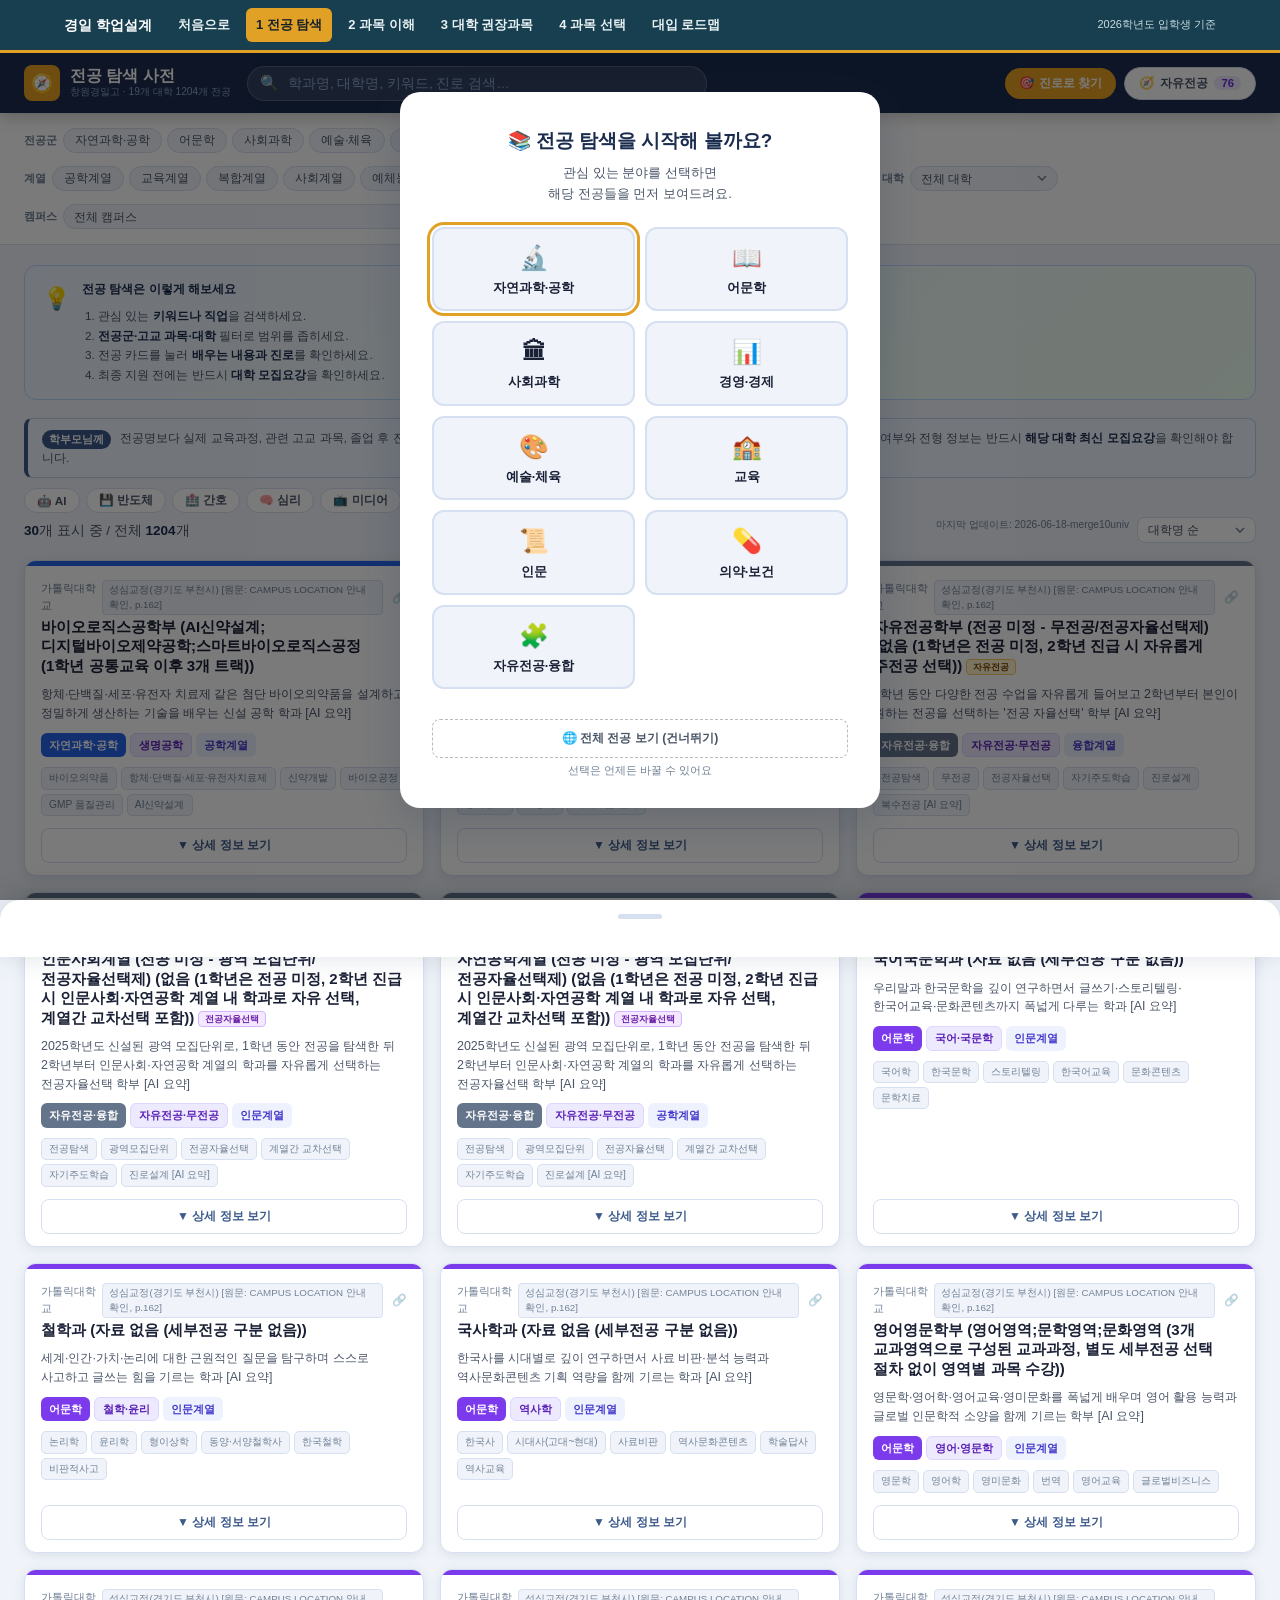
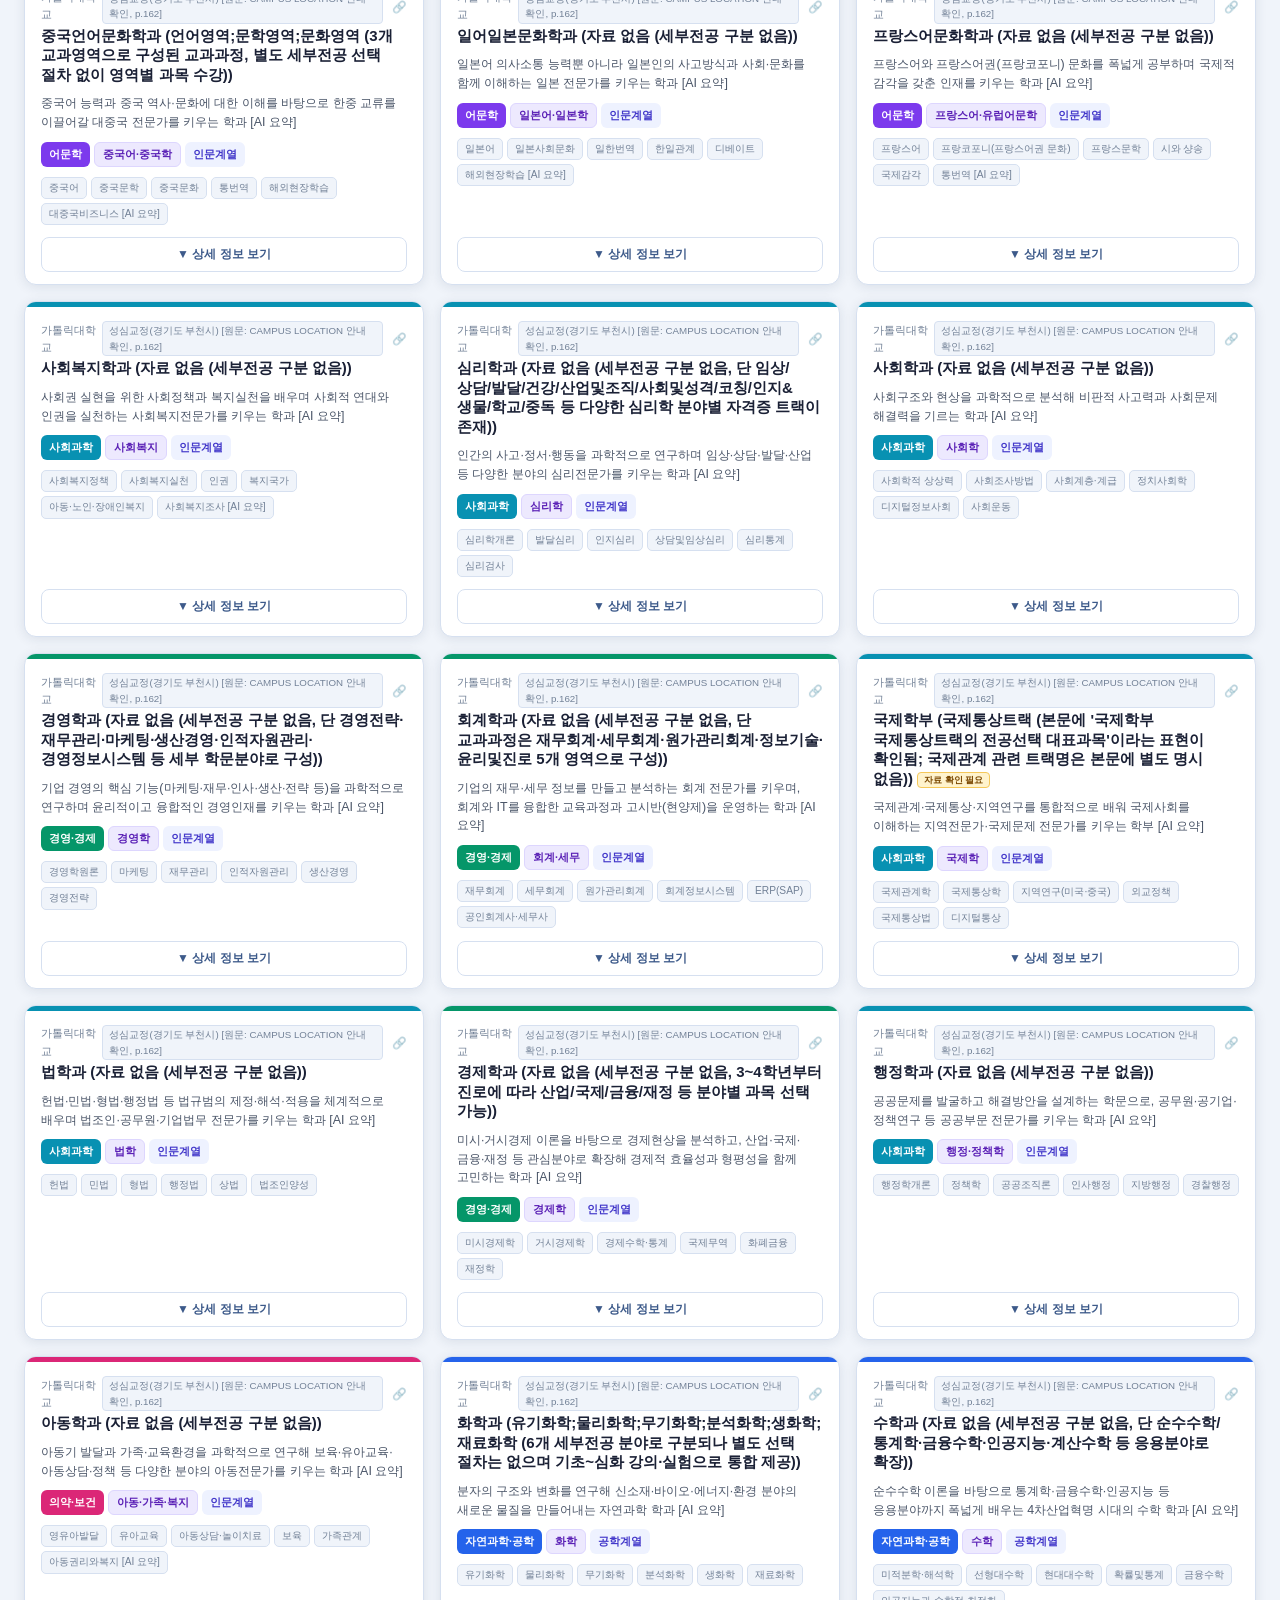
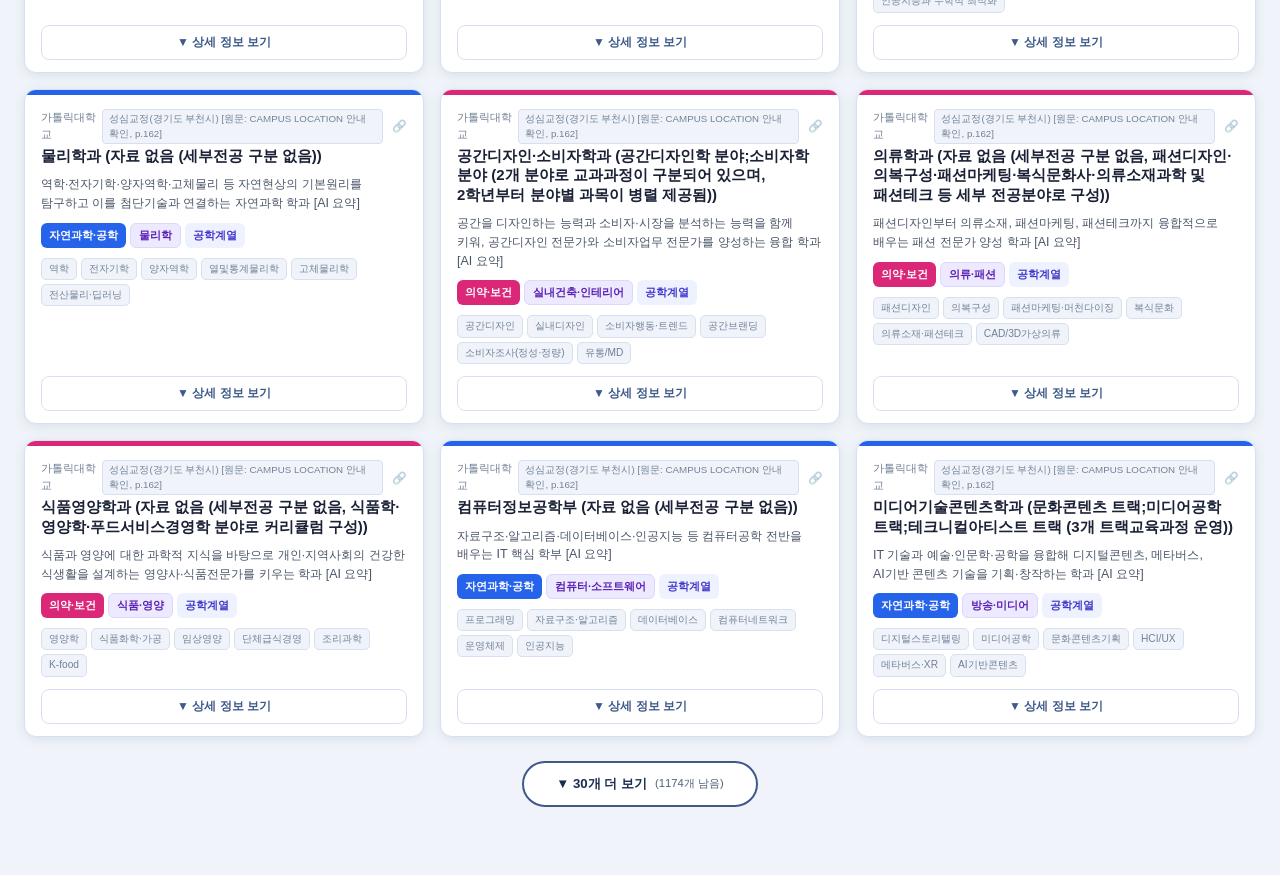
<file: major/index.html>
<!DOCTYPE html>
<html lang="ko" data-portal-page="major">
<head>
<meta charset="UTF-8">
<meta name="viewport" content="width=device-width, initial-scale=1.0">
<title>전공 탐색 사전 | 창원경일고</title>
<style>

/* ═══════════════════════════════════════
   TOKENS
═══════════════════════════════════════ */
:root {
  --navy:      #1B2D4F;
  --navy-mid:  #2B4270;
  --navy-lt:   #3D5A8A;
  --gold:      #E8A020;
  --gold-lt:   #F5C85A;
  --bg:        #F0F4FA;
  --bg-card:   #FFFFFF;
  --bg-header: #1B2D4F;
  --text:      #1A2035;
  --text-mid:  #4A5568;
  --text-lt:   #718096;
  --border:    #D6E0F0;
  --radius:    12px;
  --radius-sm: 8px;
  --shadow:    0 2px 12px rgba(27,45,79,0.10);
  --shadow-md: 0 4px 24px rgba(27,45,79,0.16);
  --transition: 0.18s ease;
}

/* ═══════════════════════════════════════
   RESET & BASE
═══════════════════════════════════════ */
*,*::before,*::after{box-sizing:border-box;margin:0;padding:0}
html{font-size:15px;scroll-behavior:smooth}
body{
  font-family: 'Pretendard', 'Apple SD Gothic Neo', 'Noto Sans KR', sans-serif;
  background: var(--bg);
  color: var(--text);
  min-height: 100vh;
  line-height: 1.6;
}
button{cursor:pointer;font-family:inherit;border:none;background:none}
input,select{font-family:inherit;font-size:inherit}
a{color:inherit;text-decoration:none}

/* ═══════════════════════════════════════
   HEADER
═══════════════════════════════════════ */
.site-header {
  background: var(--navy);
  color: #fff;
  padding: 0 24px;
  position: sticky;
  top: 0;
  z-index: 100;
  box-shadow: 0 2px 16px rgba(0,0,0,0.25);
  transition: transform 0.25s ease;
}
/* v3: 모바일 스크롤 다운 시 헤더 숨김 */
@media (max-width: 768px) {
  .site-header.header-hidden {
    transform: translateY(-100%);
  }
}
.header-inner {
  max-width: 1400px;
  margin: 0 auto;
  display: flex;
  align-items: center;
  gap: 16px;
  height: 60px;
}
.logo {
  display: flex;
  align-items: center;
  gap: 10px;
  flex-shrink: 0;
}
.logo-icon {
  width: 36px;
  height: 36px;
  background: var(--gold);
  border-radius: 8px;
  display: flex;
  align-items: center;
  justify-content: center;
  font-size: 18px;
  flex-shrink: 0;
}
.logo-text {
  font-size: 1.05rem;
  font-weight: 700;
  line-height: 1.2;
  white-space: nowrap;
}
.logo-sub {
  font-size: 0.68rem;
  color: #8BA4CC;
  font-weight: 400;
}
.header-search {
  flex: 1;
  max-width: 460px;
  position: relative;
}
.header-search input {
  width: 100%;
  padding: 9px 16px 9px 40px;
  border-radius: 24px;
  border: 1.5px solid rgba(255,255,255,0.18);
  background: rgba(255,255,255,0.10);
  color: #fff;
  font-size: 0.9rem;
  outline: none;
  transition: var(--transition);
}
.header-search input::placeholder { color: #8BA4CC; }
.header-search input:focus {
  border-color: var(--gold);
  background: rgba(255,255,255,0.15);
}
.header-search .ico-search {
  position: absolute;
  left: 13px;
  top: 50%;
  transform: translateY(-50%);
  color: #8BA4CC;
  font-size: 15px;
  pointer-events: none;
}
.header-actions {
  display: flex;
  align-items: center;
  gap: 8px;
  margin-left: auto;
  flex-shrink: 0;
}
.btn-free-toggle {
  display: flex;
  align-items: center;
  gap: 6px;
  padding: 7px 14px;
  border-radius: 20px;
  font-size: 0.82rem;
  font-weight: 600;
  border: 1.5px solid var(--border);
  background: var(--bg-card);
  color: var(--text-mid);
  cursor: pointer;
  transition: all 0.18s;
  white-space: nowrap;
}
.btn-free-toggle:hover { border-color: #9333EA; color: #9333EA; }
.btn-free-toggle.active { background: #9333EA; color: #fff; border-color: #9333EA; }
.btn-free-toggle .free-count {
  background: rgba(255,255,255,0.25);
  border-radius: 10px;
  padding: 1px 7px;
  font-size: 0.75rem;
  font-weight: 700;
}
.btn-free-toggle:not(.active) .free-count {
  background: #EDE9FE;
  color: #6D28D9;
}

/* ═══════════════════════════════════════
   FILTER PANEL
═══════════════════════════════════════ */
.filter-wrap {
  background: #fff;
  border-bottom: 1.5px solid var(--border);
  padding: 14px 24px;
  position: sticky;
  top: 60px;
  z-index: 90;
}
.filter-inner {
  max-width: 1400px;
  margin: 0 auto;
  display: flex;
  flex-wrap: wrap;
  gap: 10px;
  align-items: flex-start;
}
.filter-group {
  display: flex;
  flex-wrap: wrap;
  gap: 6px;
  align-items: center;
}
.filter-label {
  font-size: 0.75rem;
  font-weight: 700;
  color: var(--text-lt);
  white-space: nowrap;
  padding: 4px 0;
  min-width: fit-content;
}
.filter-pills {
  display: flex;
  flex-wrap: wrap;
  gap: 5px;
}
.pill {
  padding: 4px 11px;
  border-radius: 16px;
  font-size: 0.78rem;
  font-weight: 500;
  border: 1.5px solid var(--border);
  color: var(--text-mid);
  background: var(--bg);
  cursor: pointer;
  transition: var(--transition);
  white-space: nowrap;
}
.pill:hover { border-color: var(--navy-lt); color: var(--navy); }
.pill.active {
  background: var(--navy);
  color: #fff;
  border-color: var(--navy);
}
.filter-divider {
  width: 1px;
  height: 28px;
  background: var(--border);
  margin: 0 4px;
  align-self: center;
}
.filter-reset {
  padding: 5px 12px;
  border-radius: 16px;
  font-size: 0.78rem;
  color: var(--text-lt);
  border: 1.5px solid var(--border);
  background: #fff;
  cursor: pointer;
  transition: var(--transition);
  white-space: nowrap;
}
.filter-reset:hover { color: var(--navy); border-color: var(--navy-lt); }

/* 대학 select & 과목 select */
.filter-select {
  padding: 5px 28px 5px 10px;
  border-radius: 16px;
  border: 1.5px solid var(--border);
  font-size: 0.78rem;
  color: var(--text-mid);
  background: var(--bg) url("data:image/svg+xml,%3Csvg xmlns='http://www.w3.org/2000/svg' width='10' height='6' viewBox='0 0 10 6'%3E%3Cpath d='M1 1l4 4 4-4' stroke='%23718096' stroke-width='1.5' fill='none'/%3E%3C/svg%3E") no-repeat right 10px center;
  -webkit-appearance: none;
  appearance: none;
  cursor: pointer;
  outline: none;
  transition: var(--transition);
}
.filter-select:focus, .filter-select:hover {
  border-color: var(--navy-lt);
  color: var(--navy);
}

/* ═══════════════════════════════════════
   MAIN
═══════════════════════════════════════ */
.main-wrap {
  max-width: 1400px;
  margin: 0 auto;
  padding: 20px 24px 60px;
}
.result-bar {
  display: flex;
  align-items: center;
  justify-content: space-between;
  margin-bottom: 16px;
  gap: 12px;
  flex-wrap: wrap;
}
.result-count {
  font-size: 0.9rem;
  color: var(--text-mid);
}
.result-count strong {
  color: var(--navy);
  font-weight: 700;
}
.sort-select {
  padding: 5px 28px 5px 10px;
  border-radius: 8px;
  border: 1.5px solid var(--border);
  font-size: 0.8rem;
  color: var(--text-mid);
  background: #fff url("data:image/svg+xml,%3Csvg xmlns='http://www.w3.org/2000/svg' width='10' height='6' viewBox='0 0 10 6'%3E%3Cpath d='M1 1l4 4 4-4' stroke='%23718096' stroke-width='1.5' fill='none'/%3E%3C/svg%3E") no-repeat right 10px center;
  -webkit-appearance: none;
  cursor: pointer;
  outline: none;
}

/* ═══════════════════════════════════════
   GRID
═══════════════════════════════════════ */
.grid {
  display: grid;
  grid-template-columns: repeat(auto-fill, minmax(300px, 1fr));
  gap: 16px;
}

/* ═══════════════════════════════════════
   CARD
═══════════════════════════════════════ */
.card {
  background: var(--bg-card);
  border-radius: var(--radius);
  border: 1.5px solid var(--border);
  box-shadow: var(--shadow);
  overflow: hidden;
  transition: box-shadow var(--transition), transform var(--transition);
  display: flex;
  flex-direction: column;
}
.card:hover {
  box-shadow: var(--shadow-md);
  transform: translateY(-2px);
}
.card-topbar {
  height: 5px;
  width: 100%;
  flex-shrink: 0;
}
.card-header {
  padding: 14px 16px 10px;
  display: flex;
  justify-content: space-between;
  align-items: flex-start;
  gap: 8px;
}
.card-title-wrap { flex: 1; min-width: 0; }
.card-univ {
  font-size: 0.72rem;
  color: var(--text-lt);
  font-weight: 500;
  margin-bottom: 2px;
  display: flex;
  align-items: center;
  gap: 5px;
}
.card-campus-tag {
  background: var(--bg);
  padding: 1px 6px;
  border-radius: 4px;
  font-size: 0.65rem;
  color: var(--text-lt);
  border: 1px solid var(--border);
}
.card-name {
  font-size: 1.0rem;
  font-weight: 700;
  color: var(--text);
  line-height: 1.3;
  word-break: keep-all;
}

.card-body { padding: 0 16px 12px; flex: 1; }
.card-summary {
  font-size: 0.83rem;
  color: var(--text-mid);
  line-height: 1.5;
  margin-bottom: 10px;
  word-break: keep-all;
}
.card-tags {
  display: flex;
  flex-wrap: wrap;
  gap: 4px;
  margin-bottom: 10px;
}
.tag {
  display: inline-flex;
  align-items: center;
  padding: 3px 8px;
  border-radius: 6px;
  font-size: 0.7rem;
  font-weight: 600;
  white-space: nowrap;
}
.tag-group {
  color: #fff;
}
.tag-series {
  background: #EEF2FF;
  color: #4338CA;
}
.tag-subgroup {
  background: #EDE9FE;
  color: #5B21B6;
  border: 1px solid #DDD6FE;
}
.card-keywords {
  display: flex;
  flex-wrap: wrap;
  gap: 4px;
}
.keyword {
  background: var(--bg);
  border: 1px solid var(--border);
  border-radius: 5px;
  padding: 2px 7px;
  font-size: 0.68rem;
  color: var(--text-lt);
}

/* ─── DETAIL ─── */
.card-footer {
  padding: 0 16px 12px;
}
.btn-detail {
  width: 100%;
  padding: 8px;
  border-radius: var(--radius-sm);
  font-size: 0.8rem;
  font-weight: 600;
  color: var(--navy-lt);
  border: 1.5px solid var(--border);
  background: #fff;
  text-align: center;
  cursor: pointer;
  transition: var(--transition);
  display: flex;
  align-items: center;
  justify-content: center;
  gap: 5px;
}
.btn-detail:hover {
  background: var(--bg);
  border-color: var(--navy-lt);
  color: var(--navy);
}
.btn-detail.open {
  color: var(--navy);
  border-color: var(--navy);
  background: #EEF2FF;
}
.detail-panel {
  max-height: 0;
  overflow: hidden;
  transition: max-height 0.32s cubic-bezier(0.4,0,0.2,1);
}
.detail-panel.open { max-height: 2000px; }
.detail-content {
  padding: 0 16px 14px;
  border-top: 1.5px solid var(--border);
  margin-top: 0;
}

/* ── STEP09-F: Bottom Sheet ── */
.bs-overlay {
  position: fixed; inset: 0;
  background: rgba(0,0,0,0.45);
  z-index: 300;
  display: none;
  opacity: 0;
  transition: opacity 0.28s;
}
.bs-overlay.active { display: block; opacity: 1; }
.bottom-sheet {
  position: fixed;
  bottom: 0; left: 0; right: 0;
  z-index: 310;
  background: var(--bg-card);
  border-radius: 20px 20px 0 0;
  max-height: 88vh;
  overflow-y: auto;
  transform: translateY(100%);
  transition: transform 0.32s cubic-bezier(0.4,0,0.2,1);
  padding: 0 0 env(safe-area-inset-bottom, 16px);
  box-shadow: 0 -4px 32px rgba(27,45,79,0.18);
}
.bottom-sheet.active { transform: translateY(0); }
.bs-handle {
  width: 44px; height: 5px;
  background: var(--border);
  border-radius: 3px;
  margin: 14px auto 6px;
  flex-shrink: 0;
  cursor: grab;
}
.bs-content {
  padding: 4px 20px 28px;
}
.bs-header {
  display: flex;
  align-items: flex-start;
  justify-content: space-between;
  gap: 10px;
  padding: 8px 0 12px;
  border-bottom: 1.5px solid var(--border);
  margin-bottom: 4px;
}
.bs-header-left { flex: 1; min-width: 0; }
.bs-univ {
  font-size: 0.82rem;
  color: var(--text-lt);
  margin-bottom: 2px;
}
.bs-name {
  font-size: 1.15rem;
  font-weight: 700;
  color: var(--navy);
  line-height: 1.3;
}
.bs-tags { margin-top: 6px; display: flex; flex-wrap: wrap; gap: 4px; }
.bs-close-btn {
  flex-shrink: 0;
  background: none;
  border: 1px solid var(--border);
  border-radius: 50%;
  width: 32px; height: 32px;
  font-size: 1rem;
  cursor: pointer;
  color: var(--text-lt);
  display: flex; align-items: center; justify-content: center;
  transition: var(--transition);
}
.bs-close-btn:hover { color: var(--navy); border-color: var(--navy-lt); }
.bs-actions {
  display: flex;
  gap: 8px;
  flex-wrap: wrap;
  padding: 12px 0 4px;
  border-top: 1px solid var(--border);
  margin-top: 8px;
}
.bs-univ-link {
  padding: 8px 16px;
  border-radius: var(--radius-sm);
  border: 1.5px solid var(--navy-lt);
  background: var(--navy);
  color: #fff;
  font-size: 0.88rem;
  text-decoration: none;
  transition: var(--transition);
}
.bs-univ-link:hover { background: var(--navy-mid); }

/* 모바일에서 카드 내 상세 버튼/패널 숨김 (bottom sheet 로 대체) */
@media (max-width: 768px) {
  .btn-detail { display: none !important; }
  .detail-panel { display: none !important; }
}

/* 인쇄 시 bottom sheet / overlay 숨김 */
@media print {
  .bs-overlay, .bottom-sheet { display: none !important; }
}
.detail-section {
  padding: 10px 0;
  border-bottom: 1px solid #F0F4FA;
}
.detail-section:last-child { border-bottom: none; }
.ds-label {
  font-size: 0.7rem;
  font-weight: 700;
  color: var(--text-lt);
  text-transform: uppercase;
  letter-spacing: 0.05em;
  margin-bottom: 5px;
  display: flex;
  align-items: center;
  gap: 5px;
}
.ds-label .ico { font-size: 13px; }
.ds-value {
  font-size: 0.83rem;
  color: var(--text);
  line-height: 1.65;
  word-break: keep-all;
}
.ds-value.na { color: var(--text-lt); font-style: italic; }
.hs-subject-pill {
  display: inline-flex;
  padding: 2px 8px;
  border-radius: 5px;
  background: #EEF2FF;
  color: #3730A3;
  font-size: 0.72rem;
  font-weight: 600;
  margin: 2px 2px 2px 0;
}
.quality-warn-badge {
  display: inline-flex;
  align-items: center;
  gap: 4px;
  background: #FFF7ED;
  border: 1px solid #FDBA74;
  border-radius: 4px;
  padding: 2px 7px;
  font-size: 0.72rem;
  font-weight: 600;
  color: #C2410C;
  margin-left: 6px;
  vertical-align: middle;
  cursor: help;
}
.quality-warn-inline {
  background: #FFF7ED;
  border: 1px dashed #FDBA74;
  border-radius: 6px;
  padding: 6px 10px;
  font-size: 0.77rem;
  color: #92400E;
  margin: 6px 0 4px;
  display: flex;
  gap: 6px;
  align-items: flex-start;
}
.quality-warn-inline .qw-icon { flex-shrink: 0; }
.warn-note {
  background: #FFF3CD;
  border: 1px solid #F5C85A;
  border-radius: 6px;
  padding: 8px 10px;
  font-size: 0.78rem;
  color: #7A4700;
}
.detail-actions {
  display: flex;
  gap: 8px;
  margin-top: 12px;
}
.univ-link {
  font-size: 0.78rem;
  margin-left: 4px;
  text-decoration: none;
  vertical-align: middle;
  opacity: 0.55;
  transition: opacity 0.15s;
  line-height: 1;
}
.univ-link:hover { opacity: 1; }
.btn-univ-link {
  flex: 1;
  padding: 8px;
  border-radius: var(--radius-sm);
  font-size: 0.78rem;
  font-weight: 600;
  color: var(--navy);
  border: 1.5px solid var(--navy-lt);
  background: #fff;
  text-decoration: none;
  display: flex;
  align-items: center;
  justify-content: center;
  gap: 4px;
  transition: var(--transition);
  cursor: pointer;
}
.btn-univ-link:hover { background: var(--navy); color: #fff; }

/* 검색어 하이라이트 */
mark.search-hl {
  background: #fff176;
  color: inherit;
  border-radius: 2px;
  padding: 0 1px;
  font-weight: inherit;
}
.source-note {
  font-size: 0.68rem;
  color: var(--text-lt);
  text-align: right;
  margin-top: 6px;
}

/* ═══════════════════════════════════════
   PARENT NOTICE
═══════════════════════════════════════ */
.parent-notice {
  background: #f0f7ff;
  border: 1px solid #bcd4f0;
  border-left: 4px solid var(--navy-lt);
  border-radius: var(--radius-sm);
  padding: 10px 14px;
  font-size: 0.78rem;
  color: var(--text-mid);
  line-height: 1.6;
  margin-bottom: 10px;
}
.parent-notice-label {
  display: inline-block;
  background: var(--navy-lt);
  color: #fff;
  font-size: 0.7rem;
  font-weight: 700;
  padding: 1px 7px;
  border-radius: 20px;
  margin-right: 6px;
  vertical-align: middle;
}
.parent-notice strong { color: var(--navy); }
@media print { .parent-notice { display: none; } }

/* ═══════════════════════════════════════
   SEARCH CHIPS
═══════════════════════════════════════ */
.search-chips {
  display: flex;
  flex-wrap: wrap;
  gap: 6px;
  margin: 8px 0 4px;
}
.search-chip {
  display: inline-flex;
  align-items: center;
  padding: 4px 12px;
  border-radius: 16px;
  font-size: 0.78rem;
  font-weight: 600;
  border: 1.5px solid var(--border);
  background: #fff;
  color: var(--text-mid);
  cursor: pointer;
  transition: var(--transition);
  white-space: nowrap;
}
.search-chip:hover {
  border-color: var(--navy-lt);
  background: var(--bg);
  color: var(--navy);
}

/* ═══════════════════════════════════════
   EMPTY / LOADING
═══════════════════════════════════════ */
.empty-state {
  grid-column: 1/-1;
  text-align: center;
  padding: 80px 20px;
  color: var(--text-lt);
}
.empty-state .ico { font-size: 48px; margin-bottom: 12px; }
.empty-state p { font-size: 1rem; margin-bottom: 6px; color: var(--text-mid); }
.empty-state small { font-size: 0.82rem; }

/* ═══════════════════════════════════════
   PRINT
═══════════════════════════════════════ */
@media print {
  body { background: #fff; }
  .site-header, .filter-wrap, .result-bar, .btn-detail,
  .detail-actions, .not-printable,
  .active-filter-bar { display: none !important; }
  .main-wrap { padding: 0; max-width: 100%; }
  .grid { grid-template-columns: 1fr 1fr; gap: 10px; }
  .card { break-inside: avoid; box-shadow: none; border: 1.5px solid #ccc; }
  .detail-panel { max-height: none !important; overflow: visible !important; }
  .detail-content { border-top: 1px solid #ddd; }
  @page { margin: 15mm; }

  /* ③ 인쇄: 검토 권장 카드 — 연한 회색 톤으로 시각적 구분 */
  .card:has(.quality-warn-badge) {
    background: #F8F8F8 !important;
    border-color: #FDBA74 !important;
    opacity: 0.82;
  }
  .card:has(.quality-warn-badge) .card-name,
  .card:has(.quality-warn-badge) .card-summary {
    color: #555 !important;
  }
  /* 인쇄 상단 경고 배너 */
  #printWarnBanner {
    display: block !important;
    border: 2pt solid #FDBA74;
    background: #FFF7ED !important;
    -webkit-print-color-adjust: exact;
    print-color-adjust: exact;
    border-radius: 6pt;
    padding: 8pt 12pt;
    margin-bottom: 14pt;
    font-size: 9pt;
    color: #7A3C00;
    line-height: 1.5;
  }
  /* 카드 목록의 ⚠ 검토 권장 배지 */
  .quality-warn-badge {
    display: inline-flex !important;
    -webkit-print-color-adjust: exact;
    print-color-adjust: exact;
    background: #FFF7ED !important;
    border: 1pt solid #FDBA74 !important;
    color: #C2410C !important;
    font-size: 7pt;
    padding: 1pt 4pt;
    border-radius: 3pt;
    margin-left: 4pt;
    vertical-align: middle;
  }
  /* 상세 패널의 인라인 경고 박스 */
  .quality-warn-inline {
    display: flex !important;
    -webkit-print-color-adjust: exact;
    print-color-adjust: exact;
    background: #FFF7ED !important;
    border: 1pt dashed #FDBA74 !important;
    color: #92400E !important;
    font-size: 8pt;
    padding: 5pt 8pt;
    border-radius: 4pt;
    margin: 4pt 0;
    gap: 4pt;
    align-items: flex-start;
    break-inside: avoid;
  }
  .quality-warn-inline .qw-icon { flex-shrink: 0; }
}

/* ═══════════════════════════════════════
   MOBILE
═══════════════════════════════════════ */
@media (max-width: 768px) {
  .site-header { padding: 0 14px; }
  .header-inner { height: auto; padding: 10px 0; flex-wrap: wrap; gap: 8px; }
  .header-search { max-width: 100%; order: 3; flex: 1 1 100%; }
  .logo-text .logo-sub { display: none; }
  .filter-wrap { padding: 10px 14px; top: auto; position: relative; }
  .main-wrap { padding: 14px 14px 50px; }
  .grid { grid-template-columns: 1fr; }
}
@media (max-width: 480px) {
  .filter-pills { gap: 4px; }
  .pill { padding: 3px 9px; font-size: 0.73rem; }
}

/* ═══════════════════════════════════════
   SCROLLBAR
═══════════════════════════════════════ */
::-webkit-scrollbar { width: 6px; height: 6px; }
::-webkit-scrollbar-track { background: transparent; }
::-webkit-scrollbar-thumb { background: #C1CFDF; border-radius: 3px; }
::-webkit-scrollbar-thumb:hover { background: #8BA4CC; }


/* ═══════════════════════════════════════
   BACK TO TOP
═══════════════════════════════════════ */
#backTop {
  position: fixed;
  bottom: 24px;
  right: 24px;
  width: 42px;
  height: 42px;
  background: var(--navy);
  color: #fff;
  border-radius: 12px;
  display: flex;
  align-items: center;
  justify-content: center;
  font-size: 18px;
  box-shadow: var(--shadow-md);
  cursor: pointer;
  opacity: 0;
  transform: translateY(12px);
  transition: opacity 0.2s, transform 0.2s;
  z-index: 200;
}
#backTop.show { opacity: 1; transform: translateY(0); }
#backTop:hover { background: var(--gold); color: var(--navy); }

/* ─── MOBILE FILTER TOGGLE ─── */
.filter-header-mobile {
  display: none;
  align-items: center;
  justify-content: space-between;
  padding: 6px 0 0;
}
.filter-mobile-label { font-size: 0.85rem; font-weight: 700; color: var(--text-mid); }
.btn-filter-toggle {
  padding: 5px 12px;
  border-radius: 16px;
  font-size: 0.78rem;
  font-weight: 600;
  color: var(--navy);
  border: 1.5px solid var(--border);
  background: var(--bg);
  cursor: pointer;
  transition: var(--transition);
}
.btn-filter-toggle:hover { background: var(--navy); color: #fff; border-color: var(--navy); }
@media (max-width: 768px) {
  .filter-header-mobile { display: flex; }
  .filter-inner { display: none; padding-top: 10px; }
  .filter-inner.open { display: flex; }
  .filter-wrap { padding: 10px 14px; position: sticky; top: 0; z-index: 90; }
}



/* ═══════════════════════════════════════
   GUIDE BOX (학생용 안내)
═══════════════════════════════════════ */
.guide-box {
  background: linear-gradient(135deg, #EEF4FF 0%, #F0FFF4 100%);
  border: 1.5px solid #BFD7FF;
  border-radius: var(--radius);
  padding: 14px 18px;
  margin-bottom: 18px;
  display: flex;
  gap: 12px;
  align-items: flex-start;
}
.guide-box .guide-ico { font-size: 22px; flex-shrink: 0; margin-top: 1px; }
.guide-box .guide-body { flex: 1; }
.guide-box .guide-title {
  font-size: 0.82rem;
  font-weight: 700;
  color: var(--navy);
  margin-bottom: 6px;
}
.guide-box ol {
  padding-left: 16px;
  margin: 0;
}
.guide-box ol li {
  font-size: 0.78rem;
  color: var(--text-mid);
  line-height: 1.7;
  word-break: keep-all;
}
.guide-box ol li strong { color: var(--navy); }

/* ═══════════════════════════════════════
   VERSION BAR
═══════════════════════════════════════ */
.version-bar {
  text-align: right;
  font-size: 0.68rem;
  color: var(--text-lt);
  margin-bottom: 10px;
}

/* ═══════════════════════════════════════
   FREE-MAJOR BADGE (STEP07: 배지 문구별 색상 분기)
═══════════════════════════════════════ */
.badge-free {
  display: inline-flex;
  align-items: center;
  padding: 1px 6px;
  border-radius: 4px;
  font-size: 0.63rem;
  font-weight: 700;
  background: #FFF3CD;
  color: #7A4700;
  border: 1px solid #F5C85A;
  margin-left: 4px;
  vertical-align: middle;
}
.badge-free.badge-mujeon {
  background: #E0F2FE;
  color: #075985;
  border-color: #7DD3FC;
}
.badge-free.badge-select {
  background: #F3E8FF;
  color: #6B21A8;
  border-color: #D8B4FE;
}

/* ═══════════════════════════════════════
   STEP07: 전공군(대분류) / 세부분류 2단계 필터
═══════════════════════════════════════ */
.subgroup-pills {
  margin-top: 6px;
  padding-top: 6px;
  border-top: 1px dashed var(--border);
}
.subgroup-pills .pill {
  font-size: 0.74rem;
  padding: 4px 10px;
}
.subgroup-pills.empty { display: none; }

/* ═══════════════════════════════════════
   STEP07: 자유전공/무전공 전용 상세 박스
═══════════════════════════════════════ */
.free-major-box {
  background: #F0F9FF;
  border: 1.5px solid #BAE6FD;
  border-radius: var(--radius-sm);
  padding: 10px 12px;
  margin-bottom: 10px;
}
.free-major-box .fm-title {
  font-size: 0.78rem;
  font-weight: 700;
  color: #075985;
  margin-bottom: 4px;
  display: flex;
  align-items: center;
  gap: 4px;
}
.free-major-box .fm-value {
  font-size: 0.78rem;
  color: var(--text-mid);
  line-height: 1.6;
}
.free-major-box.fm-warn {
  background: #FFF3CD;
  border-color: #F5C85A;
}
.free-major-box.fm-warn .fm-title { color: #7A4700; }






/* ═══════════════════════════════════════
   STEP08-C: 온보딩 모달
═══════════════════════════════════════ */
.onboarding-overlay {
  position: fixed;
  inset: 0;
  z-index: 500;
  background: rgba(0,0,0,0.52);
  display: none;
  align-items: center;
  justify-content: center;
  padding: 16px;
}
.onboarding-overlay.active {
  display: flex;
}
.onboarding-box {
  background: #fff;
  border-radius: 20px;
  padding: 36px 32px 28px;
  max-width: 480px;
  width: 100%;
  box-shadow: 0 12px 48px rgba(27,45,79,0.22);
  text-align: center;
  animation: onboardingIn 0.28s cubic-bezier(0.34,1.56,0.64,1);
}
@keyframes onboardingIn {
  from { opacity:0; transform:scale(0.88) translateY(16px); }
  to   { opacity:1; transform:scale(1)    translateY(0); }
}
.onboarding-title {
  font-size: 1.25rem;
  font-weight: 800;
  color: var(--navy);
  margin-bottom: 8px;
  line-height: 1.4;
}
.onboarding-desc {
  font-size: 0.88rem;
  color: var(--text-mid);
  margin-bottom: 22px;
  line-height: 1.6;
  word-break: keep-all;
}
.onboarding-buttons {
  display: grid;
  grid-template-columns: 1fr 1fr;
  gap: 10px;
  margin-bottom: 18px;
}
.onboarding-btn {
  padding: 13px 10px;
  border-radius: 12px;
  font-size: 0.85rem;
  font-weight: 700;
  border: 2px solid var(--border);
  background: var(--bg);
  color: var(--text);
  cursor: pointer;
  transition: all 0.16s;
  display: flex;
  flex-direction: column;
  align-items: center;
  gap: 5px;
  line-height: 1.35;
  word-break: keep-all;
}
.onboarding-btn:hover {
  border-color: var(--navy-lt);
  background: #EEF2FF;
  color: var(--navy);
  transform: translateY(-2px);
  box-shadow: 0 4px 16px rgba(27,45,79,0.12);
}
.onboarding-btn .ob-ico { font-size: 1.6rem; }
.onboarding-btn.ob-all {
  grid-column: 1 / -1;
  flex-direction: row;
  justify-content: center;
  gap: 8px;
  padding: 11px 10px;
  border-color: var(--navy-lt);
  background: var(--navy);
  color: #fff;
  font-size: 0.88rem;
}
.onboarding-btn.ob-all:hover {
  background: var(--navy-mid);
  border-color: var(--navy-mid);
  color: #fff;
  transform: translateY(-1px);
}
.onboarding-skip {
  font-size: 0.73rem;
  color: var(--text-lt);
  margin-top: 4px;
}
.onboarding-skip-btn {
  margin-top: 12px;
  width: 100%;
  padding: 10px;
  border-radius: var(--radius-sm);
  border: 1.5px dashed #bbb;
  background: transparent;
  color: var(--text-mid);
  font-size: 0.82rem;
  font-weight: 600;
  cursor: pointer;
  transition: var(--transition);
}
.onboarding-skip-btn:hover {
  border-color: var(--navy-lt);
  color: var(--navy);
  background: #f0f4fa;
}
@media (max-width: 480px) {
  .onboarding-box { padding: 28px 18px 22px; }
  .onboarding-title { font-size: 1.1rem; }
  .onboarding-buttons { grid-template-columns: 1fr 1fr; gap: 8px; }
  .onboarding-btn { font-size: 0.78rem; padding: 11px 8px; }
  .onboarding-btn .ob-ico { font-size: 1.4rem; }
}



/* ── STEP09-B: 더 보기 버튼 ── */
.load-more-wrap {
  text-align: center;
  padding: 24px 0 8px;
}
.btn-load-more {
  padding: 12px 32px;
  border-radius: 24px;
  font-size: 0.88rem;
  font-weight: 700;
  color: var(--navy);
  border: 2px solid var(--navy-lt);
  background: #fff;
  cursor: pointer;
  transition: var(--transition);
  display: inline-flex;
  align-items: center;
  gap: 8px;
}
.btn-load-more:hover { background: var(--navy); color: #fff; }
.lm-remain {
  font-size: 0.75rem;
  font-weight: 500;
  opacity: 0.75;
}
/* ── STEP09-A: 활성 필터 태그 바 ── */
.active-filter-bar {
  display: flex;
  flex-wrap: wrap;
  gap: 6px;
  margin-bottom: 14px;
  align-items: center;
}
.active-filter-tag {
  display: inline-flex;
  align-items: center;
  gap: 5px;
  padding: 4px 10px 4px 12px;
  border-radius: 20px;
  font-size: 0.78rem;
  font-weight: 600;
  background: var(--navy);
  color: #fff;
  border: none;
  cursor: default;
  white-space: nowrap;
}
.active-filter-tag .aft-remove {
  cursor: pointer;
  font-size: 0.9rem;
  line-height: 1;
  opacity: 0.7;
  padding: 0 2px;
  border: none;
  background: none;
  color: #fff;
  font-family: inherit;
}
.active-filter-tag .aft-remove:hover { opacity: 1; }
.active-filter-clear {
  font-size: 0.75rem;
  color: var(--text-lt);
  cursor: pointer;
  padding: 4px 8px;
  border-radius: 12px;
  border: 1px solid var(--border);
  background: none;
  transition: var(--transition);
}
.active-filter-clear:hover { color: var(--navy); border-color: var(--navy-lt); }



/* ── STEP09-E: 진로로 찾기 버튼 ── */
.btn-career-search {
  display: inline-flex;
  align-items: center;
  gap: 5px;
  padding: 7px 14px;
  border-radius: 20px;
  font-size: 0.82rem;
  font-weight: 700;
  background: var(--gold);
  color: #fff;
  border: none;
  cursor: pointer;
  transition: var(--transition);
  white-space: nowrap;
}
.btn-career-search:hover { background: #c98010; }
.btn-career-search.active {
  background: #a06800;
  box-shadow: 0 0 0 3px rgba(232,160,32,0.35);
}

/* ── STEP09-E: 진로 역검색 모달 ── */
.career-search-overlay {
  display: none;
  position: fixed;
  inset: 0;
  background: rgba(0,0,0,0.45);
  z-index: 500;
  align-items: center;
  justify-content: center;
}
.career-search-overlay.open { display: flex; }
.career-search-box {
  background: #fff;
  border-radius: 18px;
  padding: 32px 28px 24px;
  max-width: 480px;
  width: calc(100% - 32px);
  box-shadow: 0 8px 40px rgba(27,45,79,0.22);
  display: flex;
  flex-direction: column;
  gap: 16px;
}
.cs-title {
  font-size: 1.15rem;
  font-weight: 800;
  color: var(--navy);
}
.cs-desc {
  font-size: 0.85rem;
  color: var(--text-mid);
  line-height: 1.6;
}
.cs-input-wrap {
  display: flex;
  gap: 8px;
}
.cs-input-wrap input[type="text"] {
  flex: 1;
  border: 2px solid var(--border);
  border-radius: var(--radius-sm);
  padding: 9px 13px;
  font-size: 0.9rem;
  font-family: inherit;
  outline: none;
  transition: border-color var(--transition);
  color: var(--text);
}
.cs-input-wrap input[type="text"]:focus { border-color: var(--gold); }
.btn-cs-search {
  padding: 9px 18px;
  border-radius: var(--radius-sm);
  font-size: 0.88rem;
  font-weight: 700;
  background: var(--gold);
  color: #fff;
  border: none;
  cursor: pointer;
  transition: var(--transition);
  white-space: nowrap;
}
.btn-cs-search:hover { background: #c98010; }
.cs-examples {
  display: flex;
  flex-wrap: wrap;
  gap: 6px;
  align-items: center;
}
.cs-ex-label {
  font-size: 0.75rem;
  color: var(--text-lt);
  white-space: nowrap;
}
.cs-ex-btn {
  padding: 4px 12px;
  border-radius: 14px;
  font-size: 0.78rem;
  font-weight: 600;
  border: 1.5px solid var(--border);
  background: var(--bg);
  color: var(--navy);
  cursor: pointer;
  transition: var(--transition);
}
.cs-ex-btn:hover { background: var(--navy); color: #fff; border-color: var(--navy); }
.cs-cancel {
  align-self: flex-end;
  padding: 6px 16px;
  border-radius: var(--radius-sm);
  font-size: 0.8rem;
  border: 1px solid var(--border);
  background: none;
  color: var(--text-lt);
  cursor: pointer;
  transition: var(--transition);
}
.cs-cancel:hover { color: var(--navy); border-color: var(--navy-lt); }
@media print {
  .career-search-overlay { display: none !important; }
}

/* ── STEP09-H: 직업 동영상 링크 ── */
.job-video-section {
  padding: 12px 0 4px;
  border-top: 1px solid var(--border);
  margin-top: 4px;
}
.job-video-title {
  font-size: 0.78rem;
  font-weight: 700;
  color: var(--text-mid);
  margin-bottom: 8px;
  display: flex;
  align-items: center;
  gap: 5px;
}
.job-video-chips {
  display: flex;
  flex-wrap: wrap;
  gap: 6px;
}
.job-video-chip {
  display: inline-flex;
  align-items: center;
  gap: 4px;
  padding: 4px 10px;
  border-radius: 16px;
  font-size: 0.75rem;
  font-weight: 600;
  text-decoration: none;
  transition: var(--transition);
  white-space: nowrap;
  cursor: pointer;
  border: 1.5px solid transparent;
  line-height: 1.3;
}
.job-video-chip.src-cn {
  background: #e8f4fd;
  color: #1a6b9a;
  border-color: #1a6b9a;
}
.job-video-chip.src-wn {
  background: #e8f5ee;
  color: #2d6a4f;
  border-color: #2d6a4f;
}
.job-video-chip.src-yt {
  background: #fff0f0;
  color: #cc0000;
  border-color: #cc0000;
}
.job-video-chip:hover {
  transform: translateY(-1px);
  box-shadow: 0 2px 8px rgba(0,0,0,0.14);
  opacity: 0.88;
}
.job-video-more {
  font-size: 0.72rem;
  color: var(--text-lt);
  align-self: center;
  padding: 4px 6px;
  cursor: default;
}
@media print {
  .job-video-section { display: none !important; }
}
</style>

<style>
/* v3: 모바일 UX 보강 (d 참고) — 탭 타깃 확대·부드러운 전개·바텀시트풍 상세 */
@media (max-width: 640px) {
  .search-chip, .cs-ex-btn { min-height: 40px; }
  .btn-filter-toggle, .filter-reset, .btn-cs-search { min-height: 44px; }
  .detail-panel { border-radius: 16px 16px 0 0; }
  .detail-content { padding-bottom: max(14px, env(safe-area-inset-bottom)); }
  .detail-actions a, .detail-actions button { min-height: 44px; }
}
button:focus-visible, a:focus-visible, [tabindex]:focus-visible {
  outline: 3px solid #e0a126; outline-offset: 2px;
}
</style>
</head>
<body>
<script src="../common/navigation.js"></script>

<!-- STEP08-C: 온보딩 모달 -->
<div id="onboardingModal" class="onboarding-overlay" role="dialog" aria-modal="true" aria-labelledby="onboardingTitle">
  <div class="onboarding-box">
    <div class="onboarding-title" id="onboardingTitle">📚 전공 탐색을 시작해 볼까요?</div>
    <div class="onboarding-desc">관심 있는 분야를 선택하면<br>해당 전공들을 먼저 보여드려요.</div>
    <div class="onboarding-buttons" id="onboardingBtns"></div>
    <button class="onboarding-skip-btn" id="onboardingSkipBtn">🌐 전체 전공 보기 (건너뛰기)</button>
    <div class="onboarding-skip">선택은 언제든 바꿀 수 있어요</div>
  </div>
</div>

<!-- HEADER -->
<header class="site-header" role="banner">
  <div class="header-inner">
    <div class="logo">
      <div class="logo-icon">🧭</div>
      <div class="logo-text">
        전공 탐색 사전
        <div class="logo-sub" id="headerStat">창원경일고</div>
      </div>
    </div>
    <div class="header-search" role="search">
      <span class="ico-search" aria-hidden="true">🔍</span>
      <input type="text" id="searchInput" placeholder="학과명, 대학명, 키워드, 진로 검색…" autocomplete="off" aria-label="전공 검색">
    </div>
    <div class="header-actions">
      <button class="btn-career-search" id="careerSearchBtn" onclick="openCareerSearch()" title="진로 키워드로 관련 전공 찾기">
        🎯 <span class="label">진로로 찾기</span>
      </button>
      <button class="btn-free-toggle" id="freeToggle" aria-pressed="false" title="자유전공·무전공 학과만 보기">
        🧭 <span class="label">자유전공</span>
        <span class="free-count" id="freeCount">0</span>
      </button>

    </div>
  </div>
</header>

<!-- FILTER PANEL -->
<div class="filter-wrap" role="navigation" aria-label="필터">
  <div class="filter-header-mobile">
    <span class="filter-mobile-label">🔧 필터</span>
    <button class="btn-filter-toggle" id="filterToggle" aria-expanded="false" aria-controls="filterInner">펼치기 ▼</button>
  </div>
  <div class="filter-inner" id="filterInner">
    <div class="filter-group">
      <span class="filter-label">전공군</span>
      <div class="filter-pills" id="groupPills" role="group" aria-label="전공군 필터"></div>
      <!-- STEP07: 전공군 선택 시 세부분류(subGroup) pill이 아래에 자동으로 표시됩니다 -->
      <div class="filter-pills subgroup-pills empty" id="subgroupPills" role="group" aria-label="세부분류 필터"></div>
    </div>
    <div class="filter-divider" aria-hidden="true"></div>
    <div class="filter-group">
      <span class="filter-label">계열</span>
      <div class="filter-pills" id="seriesPills" role="group" aria-label="계열 필터"></div>
    </div>
    <div class="filter-divider" aria-hidden="true"></div>
    <div class="filter-group">
      <span class="filter-label">대학</span>
      <select id="univSelect" class="filter-select" aria-label="대학 선택">
        <option value="">전체 대학</option>
      </select>
    </div>
    <div class="filter-group">
      <span class="filter-label">캠퍼스</span>
      <select id="campusSelect" class="filter-select" aria-label="캠퍼스 선택">
        <option value="">전체 캠퍼스</option>
      </select>
    </div>
    <div class="filter-group">
      <span class="filter-label">고교 과목</span>
      <select id="subjectSelect" class="filter-select" aria-label="관련 고교 과목">
        <option value="">전체 과목</option>
      </select>
    </div>
    <button class="filter-reset" id="resetBtn" aria-label="필터 초기화">✕ 초기화</button>
  </div>
</div>

<!-- MAIN -->
<main class="main-wrap" role="main">

  <!-- 인쇄 전용 경고 배너 (화면에서는 숨김) -->
  <div id="printWarnBanner" style="display:none;" role="note"></div>

  <!-- 학생용 안내 박스 -->
  <div class="guide-box" role="note" aria-label="전공 탐색 안내">
    <div class="guide-ico">💡</div>
    <div class="guide-body">
      <div class="guide-title">전공 탐색은 이렇게 해보세요</div>
      <ol>
        <li>관심 있는 <strong>키워드나 직업</strong>을 검색하세요.</li>
        <li><strong>전공군·고교 과목·대학</strong> 필터로 범위를 좁히세요.</li>
        <li>전공 카드를 눌러 <strong>배우는 내용과 진로</strong>를 확인하세요.</li>
        <li>최종 지원 전에는 반드시 <strong>대학 모집요강</strong>을 확인하세요.</li>
      </ol>
    </div>
  </div>

  <!-- 학부모용 안내 문구 -->
  <div class="parent-notice" role="note" aria-label="학부모 안내">
    <span class="parent-notice-label">학부모님께</span>
    전공명보다 실제 교육과정, 관련 고교 과목, 졸업 후 진로를 함께 확인해 주세요.
    이 자료는 전공 탐색을 돕기 위한 참고 자료이며, 실제 지원 가능 여부와 전형 정보는 반드시 <strong>해당 대학 최신 모집요강</strong>을 확인해야 합니다.
  </div>

  <!-- 검색 예시 칩 -->
  <div class="search-chips" id="searchChips" aria-label="검색 예시">
    <button class="search-chip" data-chip="AI">🤖 AI</button>
    <button class="search-chip" data-chip="반도체">💾 반도체</button>
    <button class="search-chip" data-chip="간호">🏥 간호</button>
    <button class="search-chip" data-chip="심리">🧠 심리</button>
    <button class="search-chip" data-chip="미디어">📺 미디어</button>
    <button class="search-chip" data-chip="경영">💼 경영</button>
    <button class="search-chip" data-chip="데이터">📊 데이터</button>
    <button class="search-chip" data-chip="로봇">🤖 로봇</button>
    <button class="search-chip" data-chip="환경">🌿 환경</button>
    <button class="search-chip" data-chip="자유전공">🧭 자유전공</button>
  </div>

  <div class="result-bar">
    <div class="result-count" id="resultCount">불러오는 중…</div>
    <div style="display:flex;gap:8px;align-items:center;flex-wrap:wrap;">
      <div class="version-bar" id="versionBar"></div>
      <select class="sort-select" id="sortSelect" aria-label="정렬 기준">
        <option value="univ" selected>대학명 순</option>
        <option value="name">학과명 순</option>
        <option value="group">전공군 순</option>
        <option value="default">데이터 입력 순</option>
      </select>
    </div>
  </div>

  <!-- STEP09-A: 활성 필터 태그 바 -->
  <div class="active-filter-bar" id="activeFilterBar" style="display:none;" role="status" aria-live="polite"></div>


  <div class="grid" id="cardGrid" role="list" aria-live="polite"></div>
</main>

<!-- STEP09-E: 진로 역검색 모달 -->
<div id="careerSearchModal" class="career-search-overlay not-printable" role="dialog" aria-modal="true" aria-labelledby="csTitle">
  <div class="career-search-box">
    <div class="cs-title" id="csTitle">🎯 진로로 전공 찾기</div>
    <div class="cs-desc">원하는 직업이나 진로를 입력하면<br>관련 전공을 찾아드려요.</div>
    <div class="cs-input-wrap">
      <input type="text" id="careerSearchInput"
        placeholder="예: AI 연구원, 외교관, 의사, 영화감독…"
        autocomplete="off"
        onkeydown="if(event.key==='Enter') applyCareerSearch()">
      <button class="btn-cs-search" onclick="applyCareerSearch()">찾기</button>
    </div>
    <div class="cs-examples">
      <span class="cs-ex-label">추천 키워드:</span>
      <button class="cs-ex-btn" onclick="setCareerQuery(this)">AI 연구원</button>
      <button class="cs-ex-btn" onclick="setCareerQuery(this)">교사·교수</button>
      <button class="cs-ex-btn" onclick="setCareerQuery(this)">의사·간호사</button>
      <button class="cs-ex-btn" onclick="setCareerQuery(this)">공무원</button>
      <button class="cs-ex-btn" onclick="setCareerQuery(this)">건축가</button>
      <button class="cs-ex-btn" onclick="setCareerQuery(this)">외교관</button>
      <button class="cs-ex-btn" onclick="setCareerQuery(this)">영화감독</button>
      <button class="cs-ex-btn" onclick="setCareerQuery(this)">작가</button>
      <button class="cs-ex-btn" onclick="setCareerQuery(this)">변호사</button>
      <button class="cs-ex-btn" onclick="setCareerQuery(this)">스포츠 선수</button>
    </div>
    <button class="cs-cancel" onclick="closeCareerSearch()">닫기</button>
  </div>
</div>

<!-- BACK TO TOP -->
<button id="backTop" aria-label="맨 위로">↑</button>

<!-- ── STEP09-F: Bottom Sheet ── -->
<div id="bsOverlay" class="bs-overlay" onclick="closeBottomSheet()"></div>
<div id="bottomSheet" class="bottom-sheet" role="dialog" aria-modal="true" aria-labelledby="bsNameEl">
  <div class="bs-handle"></div>
  <div class="bs-content" id="bsContent"></div>
</div>

<!-- DATA: data.js (기존 9개교 + 신규 10개교 통합, 총 19개 대학) -->
<script src="data.js"></script>

<script>
(function(){
'use strict';

/* ── STEP09-H: 직업 동영상 데이터 ── */
const _JOB_ALL_DATA = {
  "경영·사무·금융·보험·공무원": [
    {
      "name": "6차산업경영주",
      "url": "https://www.career.go.kr/cloud/w/interview/jobView?seq=109048&listT=1",
      "source": "careernet_interview",
      "holland": [
        "E",
        "R"
      ]
    },
    {
      "name": "CEO",
      "url": "https://www.career.go.kr/cloud/w/interview/jobView?seq=109035&listT=1",
      "source": "careernet_interview",
      "holland": [
        "E",
        "C"
      ]
    },
    {
      "name": "CSR전문가",
      "url": "https://www.career.go.kr/cloud/w/jinroMovie/view?arcl_ser=1035152&searchProgram=MCAT0249",
      "source": "careernet_movie",
      "holland": [
        "S",
        "E"
      ]
    },
    {
      "name": "LP제작자",
      "url": "https://www.career.go.kr/cloud/w/jinroMovie/view?arcl_ser=1034757&searchProgram=MCAT0243",
      "source": "careernet_movie",
      "holland": [
        "A",
        "E"
      ]
    },
    {
      "name": "M&A전문가",
      "url": "https://www.wagework.go.kr/pt/b/d/retrievePrfsIntrvDtal.do?pageId=PT06030000&currentPageNo=9&actFlag=&intvNo=437&searchCondition=&searchKeyword=&recordCountPerPage=12",
      "source": "worknet_interview",
      "holland": [
        "E",
        "C"
      ]
    },
    {
      "name": "MD(머천다이저)",
      "url": "https://www.wagework.go.kr/pt/a/e/retrieveVidoArchiveDtal.do?pageId=PT04000000&currentPageNo=3&srchUpprCatgSecd=LW&srchCatgSecd=LW_1&srchOccpClCd=0&vidoCntsSeq=6957&rgstYear=2018&upprCatgSecd=LW&catgSecd=LW_1&occpClCd=0&recordCountPerPage=12",
      "source": "worknet_movie",
      "holland": [
        "E",
        "C"
      ]
    },
    {
      "name": "S N S 디지털마케터",
      "url": "https://www.wagework.go.kr/pt/a/e/retrieveVidoArchiveDtal.do?pageId=PT04000000&currentPageNo=4&srchUpprCatgSecd=LW&srchCatgSecd=LW_1&srchOccpClCd=0&vidoCntsSeq=6395&rgstYear=2013&upprCatgSecd=LW&catgSecd=LW_1&occpClCd=0&recordCountPerPage=12",
      "source": "worknet_movie",
      "holland": [
        "E",
        "A"
      ]
    },
    {
      "name": "감정평가사",
      "url": "https://www.wagework.go.kr/pt/a/e/retrieveVidoArchiveDtal.do?pageId=PT04000000&currentPageNo=1&srchUpprCatgSecd=LW&srchCatgSecd=LW_1&srchOccpClCd=0&vidoCntsSeq=7107&rgstYear=2021&upprCatgSecd=LW&catgSecd=LW_1&occpClCd=0&recordCountPerPage=12",
      "source": "worknet_movie",
      "holland": [
        "C",
        "I"
      ]
    },
    {
      "name": "감정평가사",
      "url": "https://www.career.go.kr/cloud/w/interview/jobView?seq=117917&listT=1",
      "source": "careernet_interview",
      "holland": [
        "C",
        "I"
      ]
    },
    {
      "name": "감정평가사",
      "url": "https://www.career.go.kr/cloud/w/jinroMovie/view?arcl_ser=1024161&searchProgram=MCAT0234",
      "source": "careernet_movie",
      "holland": [
        "C",
        "I"
      ]
    },
    {
      "name": "게임기획자",
      "url": "https://www.wagework.go.kr/pt/a/e/retrieveVidoArchiveDtal.do?pageId=PT04000000&currentPageNo=3&srchUpprCatgSecd=LW&srchCatgSecd=LW_1&srchOccpClCd=0&vidoCntsSeq=6938&rgstYear=2018&upprCatgSecd=LW&catgSecd=LW_1&occpClCd=0&recordCountPerPage=12",
      "source": "worknet_movie",
      "holland": [
        "A",
        "I"
      ]
    },
    {
      "name": "게임기획자",
      "url": "https://www.wagework.go.kr/pt/b/d/retrievePrfsIntrvDtal.do?pageId=PT06030000&currentPageNo=9&actFlag=&intvNo=443&searchCondition=&searchKeyword=&recordCountPerPage=12",
      "source": "worknet_interview",
      "holland": [
        "A",
        "I"
      ]
    },
    {
      "name": "게임기획자",
      "url": "https://www.career.go.kr/cloud/w/jinroMovie/view?arcl_ser=1034199&searchProgram=MCAT0234",
      "source": "careernet_movie",
      "holland": [
        "A",
        "I"
      ]
    },
    {
      "name": "경영컨설턴트",
      "url": "https://www.career.go.kr/cloud/w/interview/jobView?seq=109045&listT=1",
      "source": "careernet_interview",
      "holland": [
        "E",
        "C"
      ]
    },
    {
      "name": "경영컨설턴트",
      "url": "https://www.career.go.kr/cloud/w/jinroMovie/view?arcl_ser=1034772&searchProgram=MCAT0243",
      "source": "careernet_movie",
      "holland": [
        "E",
        "C"
      ]
    },
    {
      "name": "고객상담원",
      "url": "https://www.wagework.go.kr/pt/a/e/retrieveVidoArchiveDtal.do?pageId=PT04000000&currentPageNo=3&srchUpprCatgSecd=LW&srchCatgSecd=LW_1&srchOccpClCd=0&vidoCntsSeq=6863&rgstYear=2017&upprCatgSecd=LW&catgSecd=LW_1&occpClCd=0&recordCountPerPage=12",
      "source": "worknet_movie",
      "holland": [
        "S",
        "C"
      ]
    },
    {
      "name": "공공갈등조정관",
      "url": "https://www.wagework.go.kr/pt/a/e/retrieveVidoArchiveDtal.do?pageId=PT04000000&currentPageNo=2&srchUpprCatgSecd=LW&srchCatgSecd=LW_1&srchOccpClCd=0&vidoCntsSeq=7090&rgstYear=2021&upprCatgSecd=LW&catgSecd=LW_1&occpClCd=0&recordCountPerPage=12",
      "source": "worknet_movie",
      "holland": [
        "S",
        "E"
      ]
    },
    {
      "name": "공무원",
      "url": "https://www.wagework.go.kr/pt/a/e/retrieveVidoArchiveDtal.do?pageId=PT04000000&currentPageNo=2&srchUpprCatgSecd=LW&srchCatgSecd=LW_1&srchOccpClCd=0&vidoCntsSeq=7095&rgstYear=2021&upprCatgSecd=LW&catgSecd=LW_1&occpClCd=0&recordCountPerPage=12",
      "source": "worknet_movie",
      "holland": [
        "C",
        "S"
      ]
    },
    {
      "name": "관능평가연구원",
      "url": "https://www.wagework.go.kr/pt/a/e/retrieveVidoArchiveDtal.do?pageId=PT04000000&currentPageNo=4&srchUpprCatgSecd=LW&srchCatgSecd=LW_1&srchOccpClCd=0&vidoCntsSeq=6369&rgstYear=2013&upprCatgSecd=LW&catgSecd=LW_1&occpClCd=0&recordCountPerPage=12",
      "source": "worknet_movie",
      "holland": [
        "I",
        "R"
      ]
    },
    {
      "name": "관세사",
      "url": "https://www.career.go.kr/cloud/w/jinroMovie/view?arcl_ser=1034760&searchProgram=MCAT0243",
      "source": "careernet_movie",
      "holland": [
        "C",
        "E"
      ]
    },
    {
      "name": "관세사",
      "url": "https://www.wagework.go.kr/pt/a/e/retrieveVidoArchiveDtal.do?pageId=PT04000000&currentPageNo=2&srchUpprCatgSecd=LW&srchCatgSecd=LW_1&srchOccpClCd=0&vidoCntsSeq=7009&rgstYear=2019&upprCatgSecd=LW&catgSecd=LW_1&occpClCd=0&recordCountPerPage=12",
      "source": "worknet_movie",
      "holland": [
        "C",
        "E"
      ]
    },
    {
      "name": "관세사",
      "url": "https://www.wagework.go.kr/pt/b/d/retrievePrfsIntrvDtal.do?pageId=PT06030000&currentPageNo=10&actFlag=&intvNo=415&searchCondition=&searchKeyword=&recordCountPerPage=12",
      "source": "worknet_interview",
      "holland": [
        "C",
        "E"
      ]
    },
    {
      "name": "광고기획자",
      "url": "https://www.wagework.go.kr/pt/b/d/retrievePrfsIntrvDtal.do?pageId=PT06030000&currentPageNo=10&actFlag=&intvNo=420&searchCondition=&searchKeyword=&recordCountPerPage=12",
      "source": "worknet_interview",
      "holland": [
        "A",
        "E"
      ]
    },
    {
      "name": "광고기획자",
      "url": "https://www.wagework.go.kr/pt/a/e/retrieveVidoArchiveDtal.do?pageId=PT04000000&currentPageNo=3&srchUpprCatgSecd=LW&srchCatgSecd=LW_1&srchOccpClCd=0&vidoCntsSeq=6940&rgstYear=2018&upprCatgSecd=LW&catgSecd=LW_1&occpClCd=0&recordCountPerPage=12",
      "source": "worknet_movie",
      "holland": [
        "A",
        "E"
      ]
    },
    {
      "name": "국제공무원",
      "url": "https://www.career.go.kr/cloud/w/jinroMovie/view?arcl_ser=1034185&searchProgram=MCAT0234",
      "source": "careernet_movie",
      "holland": [
        "S",
        "E"
      ]
    },
    {
      "name": "국제회의기획자",
      "url": "https://www.wagework.go.kr/pt/a/e/retrieveVidoArchiveDtal.do?pageId=PT04000000&currentPageNo=3&srchUpprCatgSecd=LW&srchCatgSecd=LW_1&srchOccpClCd=0&vidoCntsSeq=6078&rgstYear=2014&upprCatgSecd=LW&catgSecd=LW_1&occpClCd=0&recordCountPerPage=12",
      "source": "worknet_movie",
      "holland": [
        "E",
        "S"
      ]
    },
    {
      "name": "금융사무원",
      "url": "https://www.wagework.go.kr/pt/a/e/retrieveVidoArchiveDtal.do?pageId=PT04000000&currentPageNo=4&srchUpprCatgSecd=LW&srchCatgSecd=LW_1&srchOccpClCd=0&vidoCntsSeq=6397&rgstYear=2013&upprCatgSecd=LW&catgSecd=LW_1&occpClCd=0&recordCountPerPage=12",
      "source": "worknet_movie",
      "holland": [
        "C",
        "E"
      ]
    },
    {
      "name": "금융자산운용가",
      "url": "https://www.wagework.go.kr/pt/a/e/retrieveVidoArchiveDtal.do?pageId=PT04000000&currentPageNo=3&srchUpprCatgSecd=LW&srchCatgSecd=LW_1&srchOccpClCd=0&vidoCntsSeq=6865&rgstYear=2017&upprCatgSecd=LW&catgSecd=LW_1&occpClCd=0&recordCountPerPage=12",
      "source": "worknet_movie",
      "holland": [
        "E",
        "C"
      ]
    },
    {
      "name": "기업교육강사",
      "url": "https://www.career.go.kr/cloud/w/interview/jobView?seq=109021&listT=1",
      "source": "careernet_interview",
      "holland": [
        "S",
        "E"
      ]
    },
    {
      "name": "기업사회공헌프로그램운영자",
      "url": "https://www.career.go.kr/cloud/w/interview/jobView?seq=116288&listT=1",
      "source": "careernet_interview",
      "holland": [
        "S",
        "E"
      ]
    },
    {
      "name": "노무사",
      "url": "https://www.career.go.kr/cloud/w/interview/jobView?seq=117955&listT=1",
      "source": "careernet_interview",
      "holland": [
        "S",
        "C"
      ]
    },
    {
      "name": "대체투자전문가",
      "url": "https://www.wagework.go.kr/pt/a/e/retrieveVidoArchiveDtal.do?pageId=PT04000000&currentPageNo=1&srchUpprCatgSecd=LW&srchCatgSecd=LW_1&srchOccpClCd=0&vidoCntsSeq=7187&rgstYear=2025&upprCatgSecd=LW&catgSecd=LW_1&occpClCd=0&recordCountPerPage=12",
      "source": "worknet_movie",
      "holland": [
        "E",
        "C"
      ]
    },
    {
      "name": "레스토랑지배인",
      "url": "https://www.wagework.go.kr/pt/a/e/retrieveVidoArchiveDtal.do?pageId=PT04000000&currentPageNo=4&srchUpprCatgSecd=LW&srchCatgSecd=LW_1&srchOccpClCd=0&vidoCntsSeq=5930&rgstYear=2012&upprCatgSecd=LW&catgSecd=LW_1&occpClCd=0&recordCountPerPage=12",
      "source": "worknet_movie",
      "holland": [
        "E",
        "S"
      ]
    },
    {
      "name": "무역사무원",
      "url": "https://www.wagework.go.kr/pt/a/e/retrieveVidoArchiveDtal.do?pageId=PT04000000&currentPageNo=1&srchUpprCatgSecd=LW&srchCatgSecd=LW_1&srchOccpClCd=0&vidoCntsSeq=7197&rgstYear=2025&upprCatgSecd=LW&catgSecd=LW_1&occpClCd=0&recordCountPerPage=12",
      "source": "worknet_movie",
      "holland": [
        "C",
        "E"
      ]
    },
    {
      "name": "물류관리사",
      "url": "https://www.career.go.kr/cloud/w/interview/jobView?seq=117971&listT=1",
      "source": "careernet_interview",
      "holland": [
        "C",
        "E"
      ]
    },
    {
      "name": "바이오물류전문가",
      "url": "https://www.wagework.go.kr/pt/a/e/retrieveVidoArchiveDtal.do?pageId=PT04000000&currentPageNo=4&srchUpprCatgSecd=LW&srchCatgSecd=LW_1&srchOccpClCd=0&vidoCntsSeq=6378&rgstYear=2013&upprCatgSecd=LW&catgSecd=LW_1&occpClCd=0&recordCountPerPage=12",
      "source": "worknet_movie",
      "holland": [
        "C",
        "I"
      ]
    },
    {
      "name": "방송미디어분야",
      "url": "https://www.wagework.go.kr/pt/a/e/retrieveVidoArchiveDtal.do?pageId=PT04000000&currentPageNo=1&srchUpprCatgSecd=LW&srchCatgSecd=LW_1&srchOccpClCd=0&vidoCntsSeq=7200&rgstYear=2025&upprCatgSecd=LW&catgSecd=LW_1&occpClCd=0&recordCountPerPage=12",
      "source": "worknet_movie",
      "holland": [
        "A",
        "E"
      ]
    },
    {
      "name": "방송콘텐츠마케팅디렉터",
      "url": "https://www.wagework.go.kr/pt/a/e/retrieveVidoArchiveDtal.do?pageId=PT04000000&currentPageNo=4&srchUpprCatgSecd=LW&srchCatgSecd=LW_1&srchOccpClCd=0&vidoCntsSeq=6396&rgstYear=2013&upprCatgSecd=LW&catgSecd=LW_1&occpClCd=0&recordCountPerPage=12",
      "source": "worknet_movie",
      "holland": [
        "E",
        "A"
      ]
    },
    {
      "name": "번역가(대표)",
      "url": "https://www.career.go.kr/cloud/w/jinroMovie/view?arcl_ser=1024141&searchProgram=MCAT0234",
      "source": "careernet_movie",
      "holland": [
        "A",
        "C"
      ]
    },
    {
      "name": "벤처기업가",
      "url": "https://www.wagework.go.kr/pt/b/d/retrievePrfsIntrvDtal.do?pageId=PT06030000&currentPageNo=10&actFlag=&intvNo=421&searchCondition=&searchKeyword=&recordCountPerPage=12",
      "source": "worknet_interview",
      "holland": [
        "E",
        "I"
      ]
    },
    {
      "name": "변리사",
      "url": "https://www.career.go.kr/cloud/w/jinroMovie/view?arcl_ser=1034706&searchProgram=MCAT0243",
      "source": "careernet_movie",
      "holland": [
        "C",
        "I"
      ]
    },
    {
      "name": "변리사",
      "url": "https://www.career.go.kr/cloud/w/jinroMovie/view?arcl_ser=1000670&searchProgram=MCAT0004",
      "source": "careernet_movie",
      "holland": [
        "C",
        "I"
      ]
    },
    {
      "name": "변호사",
      "url": "https://www.career.go.kr/cloud/w/interview/jobView?seq=109046&listT=1",
      "source": "careernet_interview",
      "holland": [
        "S",
        "E"
      ]
    },
    {
      "name": "변호사",
      "url": "https://www.career.go.kr/cloud/w/jinroMovie/view?arcl_ser=1035100&searchProgram=MCAT0249",
      "source": "careernet_movie",
      "holland": [
        "S",
        "E"
      ]
    },
    {
      "name": "변호사",
      "url": "https://www.wagework.go.kr/pt/b/d/retrievePrfsIntrvDtal.do?pageId=PT06030000&currentPageNo=7&actFlag=&intvNo=464&searchCondition=&searchKeyword=&recordCountPerPage=12",
      "source": "worknet_interview",
      "holland": [
        "S",
        "E"
      ]
    },
    {
      "name": "보건의료정보관리사",
      "url": "https://www.wagework.go.kr/pt/a/e/retrieveVidoArchiveDtal.do?pageId=PT04000000&currentPageNo=1&srchUpprCatgSecd=LW&srchCatgSecd=LW_1&srchOccpClCd=0&vidoCntsSeq=7190&rgstYear=2025&upprCatgSecd=LW&catgSecd=LW_1&occpClCd=0&recordCountPerPage=12",
      "source": "worknet_movie",
      "holland": [
        "C",
        "I"
      ]
    },
    {
      "name": "보석감정사",
      "url": "https://www.wagework.go.kr/pt/a/e/retrieveVidoArchiveDtal.do?pageId=PT04000000&currentPageNo=2&srchUpprCatgSecd=LW&srchCatgSecd=LW_1&srchOccpClCd=0&vidoCntsSeq=7031&rgstYear=2020&upprCatgSecd=LW&catgSecd=LW_1&occpClCd=0&recordCountPerPage=12",
      "source": "worknet_movie",
      "holland": [
        "I",
        "R"
      ]
    },
    {
      "name": "보험계리사",
      "url": "https://www.wagework.go.kr/pt/a/e/retrieveVidoArchiveDtal.do?pageId=PT04000000&currentPageNo=4&srchUpprCatgSecd=LW&srchCatgSecd=LW_1&srchOccpClCd=0&vidoCntsSeq=6398&rgstYear=2013&upprCatgSecd=LW&catgSecd=LW_1&occpClCd=0&recordCountPerPage=12",
      "source": "worknet_movie",
      "holland": [
        "C",
        "I"
      ]
    },
    {
      "name": "본부장",
      "url": "https://www.career.go.kr/cloud/w/interview/jobView?seq=105875&listT=1",
      "source": "careernet_interview",
      "holland": [
        "E",
        "C"
      ]
    },
    {
      "name": "부동산중개인",
      "url": "https://www.career.go.kr/cloud/w/interview/jobView?seq=117959&listT=1",
      "source": "careernet_interview",
      "holland": [
        "E",
        "S"
      ]
    },
    {
      "name": "브랜드매니저",
      "url": "https://www.wagework.go.kr/pt/a/e/retrieveVidoArchiveDtal.do?pageId=PT04000000&currentPageNo=2&srchUpprCatgSecd=LW&srchCatgSecd=LW_1&srchOccpClCd=0&vidoCntsSeq=7097&rgstYear=2021&upprCatgSecd=LW&catgSecd=LW_1&occpClCd=0&recordCountPerPage=12",
      "source": "worknet_movie",
      "holland": [
        "E",
        "A"
      ]
    },
    {
      "name": "블록체인전문가",
      "url": "https://www.career.go.kr/cloud/w/interview/jobView?seq=105865&listT=1",
      "source": "careernet_interview",
      "holland": [
        "I",
        "E"
      ]
    },
    {
      "name": "블록체인전문가",
      "url": "https://www.wagework.go.kr/pt/a/e/retrieveVidoArchiveDtal.do?pageId=PT04000000&currentPageNo=2&srchUpprCatgSecd=LW&srchCatgSecd=LW_1&srchOccpClCd=0&vidoCntsSeq=7002&rgstYear=2019&upprCatgSecd=LW&catgSecd=LW_1&occpClCd=0&recordCountPerPage=12",
      "source": "worknet_movie",
      "holland": [
        "I",
        "E"
      ]
    },
    {
      "name": "비건외식경영전문가",
      "url": "https://www.youtube.com/watch?v=7ItZ1ksqdSo",
      "source": "youtube",
      "holland": [
        "E",
        "S"
      ]
    },
    {
      "name": "빅데이터분석전문가",
      "url": "https://www.career.go.kr/cloud/w/interview/jobView?seq=116168&listT=1",
      "source": "careernet_interview",
      "holland": [
        "I",
        "C"
      ]
    },
    {
      "name": "빅데이터전문가",
      "url": "https://www.career.go.kr/cloud/w/interview/jobView?seq=105864&listT=1",
      "source": "careernet_interview",
      "holland": [
        "I",
        "C"
      ]
    },
    {
      "name": "빅데이터전문가",
      "url": "https://www.youtube.com/watch?v=Kr2t3h2z3ik",
      "source": "youtube",
      "holland": [
        "I",
        "C"
      ]
    },
    {
      "name": "사회적기업CEO",
      "url": "https://www.career.go.kr/cloud/w/interview/jobView?seq=109054&listT=1",
      "source": "careernet_interview",
      "holland": [
        "E",
        "S"
      ]
    },
    {
      "name": "세무사",
      "url": "https://www.career.go.kr/cloud/w/jinroMovie/view?arcl_ser=1024155&searchProgram=MCAT0234",
      "source": "careernet_movie",
      "holland": [
        "C",
        "I"
      ]
    },
    {
      "name": "세컨핸드플랫폼경영관리자",
      "url": "https://www.youtube.com/watch?v=NB4o6WYCPqA",
      "source": "youtube",
      "holland": [
        "E",
        "C"
      ]
    },
    {
      "name": "소방서장",
      "url": "https://www.wagework.go.kr/pt/a/e/retrieveVidoArchiveDtal.do?pageId=PT04000000&currentPageNo=4&srchUpprCatgSecd=LW&srchCatgSecd=LW_1&srchOccpClCd=0&vidoCntsSeq=5950&rgstYear=2012&upprCatgSecd=LW&catgSecd=LW_1&occpClCd=0&recordCountPerPage=12",
      "source": "worknet_movie",
      "holland": [
        "E",
        "S"
      ]
    },
    {
      "name": "속기사",
      "url": "https://www.wagework.go.kr/pt/a/e/retrieveVidoArchiveDtal.do?pageId=PT04000000&currentPageNo=2&srchUpprCatgSecd=LW&srchCatgSecd=LW_1&srchOccpClCd=0&vidoCntsSeq=7054&rgstYear=2020&upprCatgSecd=LW&catgSecd=LW_1&occpClCd=0&recordCountPerPage=12",
      "source": "worknet_movie",
      "holland": [
        "C",
        "R"
      ]
    },
    {
      "name": "손해사정사",
      "url": "https://www.wagework.go.kr/pt/a/e/retrieveVidoArchiveDtal.do?pageId=PT04000000&currentPageNo=2&srchUpprCatgSecd=LW&srchCatgSecd=LW_1&srchOccpClCd=0&vidoCntsSeq=7055&rgstYear=2020&upprCatgSecd=LW&catgSecd=LW_1&occpClCd=0&recordCountPerPage=12",
      "source": "worknet_movie",
      "holland": [
        "C",
        "I"
      ]
    },
    {
      "name": "스마트재난관리",
      "url": "https://www.career.go.kr/cloud/w/interview/jobView?seq=105870&listT=1",
      "source": "careernet_interview",
      "holland": [
        "R",
        "I"
      ]
    },
    {
      "name": "아트테크전문가",
      "url": "https://www.youtube.com/watch?v=hHdis6KF7bE",
      "source": "youtube",
      "holland": [
        "A",
        "E"
      ]
    },
    {
      "name": "언더라이팅어시스턴트",
      "url": "https://www.wagework.go.kr/pt/a/e/retrieveVidoArchiveDtal.do?pageId=PT04000000&currentPageNo=1&srchUpprCatgSecd=LW&srchCatgSecd=LW_1&srchOccpClCd=0&vidoCntsSeq=7196&rgstYear=2025&upprCatgSecd=LW&catgSecd=LW_1&occpClCd=0&recordCountPerPage=12",
      "source": "worknet_movie",
      "holland": [
        "C",
        "E"
      ]
    },
    {
      "name": "에너지솔루션경영전문가",
      "url": "https://www.youtube.com/watch?v=bSzrFUgL-4w",
      "source": "youtube",
      "holland": [
        "E",
        "I"
      ]
    },
    {
      "name": "영상콘텐츠제작자",
      "url": "https://www.wagework.go.kr/pt/a/e/retrieveVidoArchiveDtal.do?pageId=PT04000000&currentPageNo=1&srchUpprCatgSecd=LW&srchCatgSecd=LW_1&srchOccpClCd=0&vidoCntsSeq=7165&rgstYear=2023&upprCatgSecd=LW&catgSecd=LW_1&occpClCd=0&recordCountPerPage=12",
      "source": "worknet_movie",
      "holland": [
        "A",
        "E"
      ]
    },
    {
      "name": "영양사",
      "url": "https://www.wagework.go.kr/pt/a/e/retrieveVidoArchiveDtal.do?pageId=PT04000000&currentPageNo=2&srchUpprCatgSecd=LW&srchCatgSecd=LW_1&srchOccpClCd=0&vidoCntsSeq=7058&rgstYear=2020&upprCatgSecd=LW&catgSecd=LW_1&occpClCd=0&recordCountPerPage=12",
      "source": "worknet_movie",
      "holland": [
        "S",
        "I"
      ]
    },
    {
      "name": "외교관",
      "url": "https://www.wagework.go.kr/pt/a/e/retrieveVidoArchiveDtal.do?pageId=PT04000000&currentPageNo=1&srchUpprCatgSecd=LW&srchCatgSecd=LW_1&srchOccpClCd=0&vidoCntsSeq=7191&rgstYear=2025&upprCatgSecd=LW&catgSecd=LW_1&occpClCd=0&recordCountPerPage=12",
      "source": "worknet_movie",
      "holland": [
        "S",
        "E"
      ]
    },
    {
      "name": "외교관",
      "url": "https://www.career.go.kr/cloud/w/jinroMovie/view?arcl_ser=1034703&searchProgram=MCAT0243",
      "source": "careernet_movie",
      "holland": [
        "S",
        "E"
      ]
    },
    {
      "name": "외환딜러",
      "url": "https://www.wagework.go.kr/pt/a/e/retrieveVidoArchiveDtal.do?pageId=PT04000000&currentPageNo=1&srchUpprCatgSecd=LW&srchCatgSecd=LW_1&srchOccpClCd=0&vidoCntsSeq=7109&rgstYear=2021&upprCatgSecd=LW&catgSecd=LW_1&occpClCd=0&recordCountPerPage=12",
      "source": "worknet_movie",
      "holland": [
        "E",
        "C"
      ]
    },
    {
      "name": "외환딜러",
      "url": "https://www.wagework.go.kr/pt/b/d/retrievePrfsIntrvDtal.do?pageId=PT06030000&currentPageNo=9&actFlag=&intvNo=436&searchCondition=&searchKeyword=&recordCountPerPage=12",
      "source": "worknet_interview",
      "holland": [
        "E",
        "C"
      ]
    },
    {
      "name": "원가분석사",
      "url": "https://www.career.go.kr/cloud/w/interview/jobView?seq=116214&listT=1",
      "source": "careernet_interview",
      "holland": [
        "C",
        "I"
      ]
    },
    {
      "name": "은행원",
      "url": "https://www.career.go.kr/cloud/w/jinroMovie/view?arcl_ser=1035166&searchProgram=MCAT0249",
      "source": "careernet_movie",
      "holland": [
        "C",
        "E"
      ]
    },
    {
      "name": "은행출납사무원",
      "url": "https://www.career.go.kr/cloud/w/interview/jobView?seq=117948&listT=1",
      "source": "careernet_interview",
      "holland": [
        "C",
        "R"
      ]
    },
    {
      "name": "음식메뉴개발자",
      "url": "https://www.wagework.go.kr/pt/a/e/retrieveVidoArchiveDtal.do?pageId=PT04000000&currentPageNo=3&srchUpprCatgSecd=LW&srchCatgSecd=LW_1&srchOccpClCd=0&vidoCntsSeq=5980&rgstYear=2014&upprCatgSecd=LW&catgSecd=LW_1&occpClCd=0&recordCountPerPage=12",
      "source": "worknet_movie",
      "holland": [
        "A",
        "R"
      ]
    },
    {
      "name": "의류마케터",
      "url": "https://www.career.go.kr/cloud/w/interview/jobView?seq=105844&listT=1",
      "source": "careernet_interview",
      "holland": [
        "E",
        "A"
      ]
    },
    {
      "name": "자가출판기획자",
      "url": "https://www.career.go.kr/cloud/w/jinroMovie/view?arcl_ser=1034784&searchProgram=MCAT0243",
      "source": "careernet_movie",
      "holland": [
        "A",
        "E"
      ]
    },
    {
      "name": "재외공관행정직원",
      "url": "https://www.career.go.kr/cloud/w/interview/jobView?seq=116353&listT=1",
      "source": "careernet_interview",
      "holland": [
        "C",
        "S"
      ]
    },
    {
      "name": "증권중개인",
      "url": "https://www.wagework.go.kr/pt/a/e/retrieveVidoArchiveDtal.do?pageId=PT04000000&currentPageNo=3&srchUpprCatgSecd=LW&srchCatgSecd=LW_1&srchOccpClCd=0&vidoCntsSeq=6878&rgstYear=2017&upprCatgSecd=LW&catgSecd=LW_1&occpClCd=0&recordCountPerPage=12",
      "source": "worknet_movie",
      "holland": [
        "E",
        "C"
      ]
    },
    {
      "name": "채권관리사무원",
      "url": "https://www.wagework.go.kr/pt/a/e/retrieveVidoArchiveDtal.do?pageId=PT04000000&currentPageNo=3&srchUpprCatgSecd=LW&srchCatgSecd=LW_1&srchOccpClCd=0&vidoCntsSeq=6093&rgstYear=2014&upprCatgSecd=LW&catgSecd=LW_1&occpClCd=0&recordCountPerPage=12",
      "source": "worknet_movie",
      "holland": [
        "C",
        "E"
      ]
    },
    {
      "name": "청년창업가",
      "url": "https://www.career.go.kr/cloud/w/interview/jobView?seq=109022&listT=1",
      "source": "careernet_interview",
      "holland": [
        "E",
        "I"
      ]
    },
    {
      "name": "청년창업가",
      "url": "https://www.career.go.kr/cloud/w/interview/jobView?seq=109001&listT=1",
      "source": "careernet_interview",
      "holland": [
        "E",
        "I"
      ]
    },
    {
      "name": "체인점모집및관리영업원",
      "url": "https://www.wagework.go.kr/pt/a/e/retrieveVidoArchiveDtal.do?pageId=PT04000000&currentPageNo=4&srchUpprCatgSecd=LW&srchCatgSecd=LW_1&srchOccpClCd=0&vidoCntsSeq=5939&rgstYear=2012&upprCatgSecd=LW&catgSecd=LW_1&occpClCd=0&recordCountPerPage=12",
      "source": "worknet_movie",
      "holland": [
        "E",
        "C"
      ]
    },
    {
      "name": "카피라이터",
      "url": "https://www.wagework.go.kr/pt/a/e/retrieveVidoArchiveDtal.do?pageId=PT04000000&currentPageNo=3&srchUpprCatgSecd=LW&srchCatgSecd=LW_1&srchOccpClCd=0&vidoCntsSeq=6081&rgstYear=2014&upprCatgSecd=LW&catgSecd=LW_1&occpClCd=0&recordCountPerPage=12",
      "source": "worknet_movie",
      "holland": [
        "A",
        "E"
      ]
    },
    {
      "name": "큐레이터",
      "url": "https://www.wagework.go.kr/pt/a/e/retrieveVidoArchiveDtal.do?pageId=PT04000000&currentPageNo=2&srchUpprCatgSecd=LW&srchCatgSecd=LW_1&srchOccpClCd=0&vidoCntsSeq=7063&rgstYear=2020&upprCatgSecd=LW&catgSecd=LW_1&occpClCd=0&recordCountPerPage=12",
      "source": "worknet_movie",
      "holland": [
        "A",
        "I"
      ]
    },
    {
      "name": "투자분석가",
      "url": "https://www.wagework.go.kr/pt/b/d/retrievePrfsIntrvDtal.do?pageId=PT06030000&currentPageNo=10&actFlag=&intvNo=417&searchCondition=&searchKeyword=&recordCountPerPage=12",
      "source": "worknet_interview",
      "holland": [
        "I",
        "C"
      ]
    },
    {
      "name": "투자분석가",
      "url": "https://www.career.go.kr/cloud/w/jinroMovie/view?arcl_ser=1034712&searchProgram=MCAT0243",
      "source": "careernet_movie",
      "holland": [
        "I",
        "C"
      ]
    },
    {
      "name": "핀테크전문가",
      "url": "https://www.career.go.kr/cloud/w/interview/jobView?seq=109043&listT=1",
      "source": "careernet_interview",
      "holland": [
        "I",
        "E"
      ]
    },
    {
      "name": "핀테크전문가",
      "url": "https://www.career.go.kr/cloud/w/jinroMovie/view?arcl_ser=1034805&searchProgram=MCAT0243",
      "source": "careernet_movie",
      "holland": [
        "I",
        "E"
      ]
    },
    {
      "name": "행사기획자",
      "url": "https://www.wagework.go.kr/pt/a/e/retrieveVidoArchiveDtal.do?pageId=PT04000000&currentPageNo=2&srchUpprCatgSecd=LW&srchCatgSecd=LW_1&srchOccpClCd=0&vidoCntsSeq=6958&rgstYear=2018&upprCatgSecd=LW&catgSecd=LW_1&occpClCd=0&recordCountPerPage=12",
      "source": "worknet_movie",
      "holland": [
        "E",
        "S"
      ]
    },
    {
      "name": "헤드헌터",
      "url": "https://www.wagework.go.kr/pt/a/e/retrieveVidoArchiveDtal.do?pageId=PT04000000&currentPageNo=2&srchUpprCatgSecd=LW&srchCatgSecd=LW_1&srchOccpClCd=0&vidoCntsSeq=6959&rgstYear=2018&upprCatgSecd=LW&catgSecd=LW_1&occpClCd=0&recordCountPerPage=12",
      "source": "worknet_movie",
      "holland": [
        "E",
        "S"
      ]
    },
    {
      "name": "헤드헌터",
      "url": "https://www.wagework.go.kr/pt/b/d/retrievePrfsIntrvDtal.do?pageId=PT06030000&currentPageNo=6&actFlag=&intvNo=483&searchCondition=&searchKeyword=&recordCountPerPage=12",
      "source": "worknet_interview",
      "holland": [
        "E",
        "S"
      ]
    },
    {
      "name": "호텔경영인",
      "url": "https://www.career.go.kr/cloud/w/jinroMovie/view?arcl_ser=1035119&searchProgram=MCAT0249",
      "source": "careernet_movie",
      "holland": [
        "E",
        "S"
      ]
    },
    {
      "name": "호텔리어",
      "url": "https://www.wagework.go.kr/pt/a/e/retrieveVidoArchiveDtal.do?pageId=PT04000000&currentPageNo=1&srchUpprCatgSecd=LW&srchCatgSecd=LW_1&srchOccpClCd=0&vidoCntsSeq=7160&rgstYear=2023&upprCatgSecd=LW&catgSecd=LW_1&occpClCd=0&recordCountPerPage=12",
      "source": "worknet_movie",
      "holland": [
        "S",
        "E"
      ]
    },
    {
      "name": "호텔프론트사무원",
      "url": "https://www.wagework.go.kr/pt/a/e/retrieveVidoArchiveDtal.do?pageId=PT04000000&currentPageNo=3&srchUpprCatgSecd=LW&srchCatgSecd=LW_1&srchOccpClCd=0&vidoCntsSeq=6883&rgstYear=2017&upprCatgSecd=LW&catgSecd=LW_1&occpClCd=0&recordCountPerPage=12",
      "source": "worknet_movie",
      "holland": [
        "S",
        "C"
      ]
    },
    {
      "name": "홍보기획사무원",
      "url": "https://www.wagework.go.kr/pt/a/e/retrieveVidoArchiveDtal.do?pageId=PT04000000&currentPageNo=3&srchUpprCatgSecd=LW&srchCatgSecd=LW_1&srchOccpClCd=0&vidoCntsSeq=6884&rgstYear=2017&upprCatgSecd=LW&catgSecd=LW_1&occpClCd=0&recordCountPerPage=12",
      "source": "worknet_movie",
      "holland": [
        "E",
        "A"
      ]
    },
    {
      "name": "홍보마케팅",
      "url": "https://www.wagework.go.kr/pt/a/e/retrieveVidoArchiveDtal.do?pageId=PT04000000&currentPageNo=1&srchUpprCatgSecd=LW&srchCatgSecd=LW_1&srchOccpClCd=0&vidoCntsSeq=8163&rgstYear=2025&upprCatgSecd=LW&catgSecd=LW_1&occpClCd=0&recordCountPerPage=12",
      "source": "worknet_movie",
      "holland": [
        "E",
        "A"
      ]
    },
    {
      "name": "환경영향평가사",
      "url": "https://www.career.go.kr/cloud/w/jinroMovie/view?arcl_ser=1034775&searchProgram=MCAT0243",
      "source": "careernet_movie",
      "holland": [
        "I",
        "C"
      ]
    },
    {
      "name": "환자안전전담인력",
      "url": "https://www.wagework.go.kr/pt/a/e/retrieveVidoArchiveDtal.do?pageId=PT04000000&currentPageNo=1&srchUpprCatgSecd=LW&srchCatgSecd=LW_1&srchOccpClCd=0&vidoCntsSeq=7184&rgstYear=2025&upprCatgSecd=LW&catgSecd=LW_1&occpClCd=0&recordCountPerPage=12",
      "source": "worknet_movie",
      "holland": [
        "S",
        "C"
      ]
    },
    {
      "name": "회계사",
      "url": "https://www.career.go.kr/cloud/w/interview/jobView?seq=117936&listT=1",
      "source": "careernet_interview",
      "holland": [
        "C",
        "I"
      ]
    },
    {
      "name": "회계사",
      "url": "https://www.wagework.go.kr/pt/b/d/retrievePrfsIntrvDtal.do?pageId=PT06030000&currentPageNo=7&actFlag=&intvNo=466&searchCondition=&searchKeyword=&recordCountPerPage=12",
      "source": "worknet_interview",
      "holland": [
        "C",
        "I"
      ]
    },
    {
      "name": "회계사무원",
      "url": "https://www.career.go.kr/cloud/w/interview/jobView?seq=118001&listT=1",
      "source": "careernet_interview",
      "holland": [
        "C",
        "E"
      ]
    }
  ],
  "연구직 및 공학기술직": [
    {
      "name": "2차전지개발자",
      "url": "https://www.career.go.kr/cloud/w/jinroMovie/view?arcl_ser=1034778&searchProgram=MCAT0243",
      "source": "careernet_movie",
      "holland": [
        "I",
        "R"
      ]
    },
    {
      "name": "3D프린팅전문가",
      "url": "https://www.career.go.kr/cloud/w/interview/jobView?seq=105849&listT=1",
      "source": "careernet_interview",
      "holland": [
        "R",
        "I"
      ]
    },
    {
      "name": "AI로봇전문가",
      "url": "https://www.wagework.go.kr/pt/b/d/retrievePrfsIntrvDtal.do?pageId=PT06030000&currentPageNo=1&actFlag=&intvNo=556&searchCondition=&searchKeyword=&recordCountPerPage=12",
      "source": "worknet_interview",
      "holland": [
        "I",
        "R"
      ]
    },
    {
      "name": "AI의료분야",
      "url": "https://www.wagework.go.kr/pt/a/e/retrieveVidoArchiveDtal.do?pageId=PT04000000&currentPageNo=1&srchUpprCatgSecd=LW&srchCatgSecd=LW_1&srchOccpClCd=1&vidoCntsSeq=7204&rgstYear=2025&upprCatgSecd=LW&catgSecd=LW_1&occpClCd=1&recordCountPerPage=12",
      "source": "worknet_movie",
      "holland": [
        "I",
        "R"
      ]
    },
    {
      "name": "AR전문가",
      "url": "https://www.career.go.kr/cloud/w/jinroMovie/view?arcl_ser=1034774&searchProgram=MCAT0243",
      "source": "careernet_movie",
      "holland": [
        "I",
        "A"
      ]
    },
    {
      "name": "ERP전문가",
      "url": "https://www.wagework.go.kr/pt/a/e/retrieveVidoArchiveDtal.do?pageId=PT04000000&currentPageNo=4&srchUpprCatgSecd=LW&srchCatgSecd=LW_1&srchOccpClCd=1&vidoCntsSeq=6367&rgstYear=2013&upprCatgSecd=LW&catgSecd=LW_1&occpClCd=1&recordCountPerPage=12",
      "source": "worknet_movie",
      "holland": [
        "I",
        "C"
      ]
    },
    {
      "name": "IT분야",
      "url": "https://www.wagework.go.kr/pt/a/e/retrieveVidoArchiveDtal.do?pageId=PT04000000&currentPageNo=1&srchUpprCatgSecd=LW&srchCatgSecd=LW_1&srchOccpClCd=1&vidoCntsSeq=7201&rgstYear=2025&upprCatgSecd=LW&catgSecd=LW_1&occpClCd=1&recordCountPerPage=12",
      "source": "worknet_movie",
      "holland": [
        "I",
        "R"
      ]
    },
    {
      "name": "IT컨설턴트",
      "url": "https://www.career.go.kr/cloud/w/interview/jobView?seq=117980&listT=1",
      "source": "careernet_interview",
      "holland": [
        "I",
        "E"
      ]
    },
    {
      "name": "IT컨설턴트",
      "url": "https://www.wagework.go.kr/pt/a/e/retrieveVidoArchiveDtal.do?pageId=PT04000000&currentPageNo=4&srchUpprCatgSecd=LW&srchCatgSecd=LW_1&srchOccpClCd=1&vidoCntsSeq=6335&rgstYear=2013&upprCatgSecd=LW&catgSecd=LW_1&occpClCd=1&recordCountPerPage=12",
      "source": "worknet_movie",
      "holland": [
        "I",
        "E"
      ]
    },
    {
      "name": "K푸드개발자",
      "url": "https://www.youtube.com/watch?v=8da4JptaAhU",
      "source": "youtube",
      "holland": [
        "R",
        "I"
      ]
    },
    {
      "name": "UI/UX디자이너",
      "url": "https://www.wagework.go.kr/pt/a/e/retrieveVidoArchiveDtal.do?pageId=PT04000000&currentPageNo=2&srchUpprCatgSecd=LW&srchCatgSecd=LW_1&srchOccpClCd=1&vidoCntsSeq=7008&rgstYear=2019&upprCatgSecd=LW&catgSecd=LW_1&occpClCd=1&recordCountPerPage=12",
      "source": "worknet_movie",
      "holland": [
        "A",
        "I"
      ]
    },
    {
      "name": "UX디자인컨설턴트",
      "url": "https://www.career.go.kr/cloud/w/interview/jobView?seq=105868&listT=1",
      "source": "careernet_interview",
      "holland": [
        "A",
        "I"
      ]
    },
    {
      "name": "VR게임개발자",
      "url": "https://www.wagework.go.kr/pt/a/e/retrieveVidoArchiveDtal.do?pageId=PT04000000&currentPageNo=1&srchUpprCatgSecd=VR&srchCatgSecd=&srchOccpClCd=&vidoCntsSeq=8086&rgstYear=2024&upprCatgSecd=VR&catgSecd=&occpClCd=&recordCountPerPage=12",
      "source": "worknet_movie",
      "holland": [
        "I",
        "A"
      ]
    },
    {
      "name": "VR전문가",
      "url": "https://www.wagework.go.kr/pt/b/d/retrievePrfsIntrvDtal.do?pageId=PT06030000&currentPageNo=5&actFlag=&intvNo=494&searchCondition=&searchKeyword=&recordCountPerPage=12",
      "source": "worknet_interview",
      "holland": [
        "I",
        "A"
      ]
    },
    {
      "name": "가상현실전문가",
      "url": "https://www.career.go.kr/cloud/w/interview/jobView?seq=105873&listT=1",
      "source": "careernet_interview",
      "holland": [
        "I",
        "A"
      ]
    },
    {
      "name": "건축가",
      "url": "https://www.wagework.go.kr/pt/a/e/retrieveVidoArchiveDtal.do?pageId=PT04000000&currentPageNo=2&srchUpprCatgSecd=LW&srchCatgSecd=LW_1&srchOccpClCd=1&vidoCntsSeq=7126&rgstYear=2022&upprCatgSecd=LW&catgSecd=LW_1&occpClCd=1&recordCountPerPage=12",
      "source": "worknet_movie",
      "holland": [
        "A",
        "R"
      ]
    },
    {
      "name": "건축가",
      "url": "https://www.wagework.go.kr/pt/a/e/retrieveVidoArchiveDtal.do?pageId=PT04000000&currentPageNo=3&srchUpprCatgSecd=LW&srchCatgSecd=LW_1&srchOccpClCd=1&vidoCntsSeq=6937&rgstYear=2018&upprCatgSecd=LW&catgSecd=LW_1&occpClCd=1&recordCountPerPage=12",
      "source": "worknet_movie",
      "holland": [
        "A",
        "R"
      ]
    },
    {
      "name": "건축사",
      "url": "https://www.wagework.go.kr/pt/b/d/retrievePrfsIntrvDtal.do?pageId=PT06030000&currentPageNo=7&actFlag=&intvNo=463&searchCondition=&searchKeyword=&recordCountPerPage=12",
      "source": "worknet_interview",
      "holland": [
        "A",
        "R"
      ]
    },
    {
      "name": "건축사",
      "url": "https://www.career.go.kr/cloud/w/interview/jobView?seq=109050&listT=1",
      "source": "careernet_interview",
      "holland": [
        "A",
        "R"
      ]
    },
    {
      "name": "건축설계기사",
      "url": "https://www.career.go.kr/cloud/w/interview/jobView?seq=118023&listT=1",
      "source": "careernet_interview",
      "holland": [
        "R",
        "I"
      ]
    },
    {
      "name": "게임개발자",
      "url": "https://www.career.go.kr/cloud/w/jinroMovie/view?arcl_ser=1013188&searchProgram=MCAT0007",
      "source": "careernet_movie",
      "holland": [
        "I",
        "R"
      ]
    },
    {
      "name": "경관디자이너",
      "url": "https://www.wagework.go.kr/pt/a/e/retrieveVidoArchiveDtal.do?pageId=PT04000000&currentPageNo=1&srchUpprCatgSecd=LW&srchCatgSecd=LW_1&srchOccpClCd=1&vidoCntsSeq=7183&rgstYear=2025&upprCatgSecd=LW&catgSecd=LW_1&occpClCd=1&recordCountPerPage=12",
      "source": "worknet_movie",
      "holland": [
        "A",
        "R"
      ]
    },
    {
      "name": "과학자",
      "url": "https://www.career.go.kr/cloud/w/interview/jobView?seq=105874&listT=1",
      "source": "careernet_interview",
      "holland": [
        "I",
        "R"
      ]
    },
    {
      "name": "과학자",
      "url": "https://www.career.go.kr/cloud/w/interview/jobView?seq=105872&listT=1",
      "source": "careernet_interview",
      "holland": [
        "I",
        "R"
      ]
    },
    {
      "name": "과학자(극지과학자)",
      "url": "https://www.wagework.go.kr/pt/b/d/retrievePrfsIntrvDtal.do?pageId=PT06030000&currentPageNo=5&actFlag=&intvNo=487&searchCondition=&searchKeyword=&recordCountPerPage=12",
      "source": "worknet_interview",
      "holland": [
        "I",
        "R"
      ]
    },
    {
      "name": "교구개발자",
      "url": "https://www.wagework.go.kr/pt/a/e/retrieveVidoArchiveDtal.do?pageId=PT04000000&currentPageNo=2&srchUpprCatgSecd=LW&srchCatgSecd=LW_1&srchOccpClCd=1&vidoCntsSeq=7151&rgstYear=2023&upprCatgSecd=LW&catgSecd=LW_1&occpClCd=1&recordCountPerPage=12",
      "source": "worknet_movie",
      "holland": [
        "I",
        "S"
      ]
    },
    {
      "name": "교통심리전문가",
      "url": "https://www.wagework.go.kr/pt/a/e/retrieveVidoArchiveDtal.do?pageId=PT04000000&currentPageNo=3&srchUpprCatgSecd=LW&srchCatgSecd=LW_1&srchOccpClCd=1&vidoCntsSeq=6083&rgstYear=2014&upprCatgSecd=LW&catgSecd=LW_1&occpClCd=1&recordCountPerPage=12",
      "source": "worknet_movie",
      "holland": [
        "I",
        "S"
      ]
    },
    {
      "name": "기계공학기술자",
      "url": "https://www.career.go.kr/cloud/w/interview/jobView?seq=117914&listT=1",
      "source": "careernet_interview",
      "holland": [
        "R",
        "I"
      ]
    },
    {
      "name": "기후변화대응전문가",
      "url": "https://www.career.go.kr/cloud/w/interview/jobView?seq=116365&listT=1",
      "source": "careernet_interview",
      "holland": [
        "I",
        "S"
      ]
    },
    {
      "name": "기후변화전문가",
      "url": "https://www.wagework.go.kr/pt/a/e/retrieveVidoArchiveDtal.do?pageId=PT04000000&currentPageNo=1&srchUpprCatgSecd=VR&srchCatgSecd=&srchOccpClCd=&vidoCntsSeq=8092&rgstYear=2024&upprCatgSecd=VR&catgSecd=&occpClCd=&recordCountPerPage=12",
      "source": "worknet_movie",
      "holland": [
        "I",
        "S"
      ]
    },
    {
      "name": "네트워크운영관리자",
      "url": "https://www.wagework.go.kr/pt/a/e/retrieveVidoArchiveDtal.do?pageId=PT04000000&currentPageNo=4&srchUpprCatgSecd=LW&srchCatgSecd=LW_1&srchOccpClCd=1&vidoCntsSeq=6332&rgstYear=2013&upprCatgSecd=LW&catgSecd=LW_1&occpClCd=1&recordCountPerPage=12",
      "source": "worknet_movie",
      "holland": [
        "R",
        "I"
      ]
    },
    {
      "name": "네트워크프로그래머",
      "url": "https://www.wagework.go.kr/pt/a/e/retrieveVidoArchiveDtal.do?pageId=PT04000000&currentPageNo=3&srchUpprCatgSecd=LW&srchCatgSecd=LW_1&srchOccpClCd=1&vidoCntsSeq=5975&rgstYear=2014&upprCatgSecd=LW&catgSecd=LW_1&occpClCd=1&recordCountPerPage=12",
      "source": "worknet_movie",
      "holland": [
        "I",
        "R"
      ]
    },
    {
      "name": "뇌공학자",
      "url": "https://www.youtube.com/watch?v=XmXjR3xB4eY",
      "source": "youtube",
      "holland": [
        "I",
        "R"
      ]
    },
    {
      "name": "달탐사로봇전문가",
      "url": "https://www.youtube.com/watch?v=Hdzvd47XQ9k",
      "source": "youtube",
      "holland": [
        "I",
        "R"
      ]
    },
    {
      "name": "대기환경연구사",
      "url": "https://www.career.go.kr/cloud/w/jinroMovie/view?arcl_ser=1034769&searchProgram=MCAT0243",
      "source": "careernet_movie",
      "holland": [
        "I",
        "R"
      ]
    },
    {
      "name": "대체육개발자",
      "url": "https://www.career.go.kr/cloud/w/jinroMovie/view?arcl_ser=1034793&searchProgram=MCAT0243",
      "source": "careernet_movie",
      "holland": [
        "R"
      ]
    },
    {
      "name": "도시재생전문가",
      "url": "https://www.career.go.kr/cloud/w/interview/jobView?seq=105858&listT=1",
      "source": "careernet_interview",
      "holland": [
        "I",
        "S"
      ]
    },
    {
      "name": "돌봄로봇전문가",
      "url": "https://www.youtube.com/watch?v=eLl9VcOmI-U",
      "source": "youtube",
      "holland": [
        "I",
        "S"
      ]
    },
    {
      "name": "드론공학자",
      "url": "https://www.career.go.kr/cloud/w/jinroMovie/view?arcl_ser=1024144&searchProgram=MCAT0234",
      "source": "careernet_movie",
      "holland": [
        "R",
        "I"
      ]
    },
    {
      "name": "디지털포렌식전문가",
      "url": "https://www.wagework.go.kr/pt/a/e/retrieveVidoArchiveDtal.do?pageId=PT04000000&currentPageNo=2&srchUpprCatgSecd=LW&srchCatgSecd=LW_1&srchOccpClCd=1&vidoCntsSeq=7131&rgstYear=2022&upprCatgSecd=LW&catgSecd=LW_1&occpClCd=1&recordCountPerPage=12",
      "source": "worknet_movie",
      "holland": [
        "I",
        "R"
      ]
    },
    {
      "name": "로봇공학자",
      "url": "https://www.career.go.kr/cloud/w/jinroMovie/view?arcl_ser=1034196&searchProgram=MCAT0234",
      "source": "careernet_movie",
      "holland": [
        "R",
        "I"
      ]
    },
    {
      "name": "로봇시스템통합전문가",
      "url": "https://www.wagework.go.kr/pt/a/e/retrieveVidoArchiveDtal.do?pageId=PT04000000&currentPageNo=2&srchUpprCatgSecd=LW&srchCatgSecd=LW_1&srchOccpClCd=1&vidoCntsSeq=7012&rgstYear=2025&upprCatgSecd=LW&catgSecd=LW_1&occpClCd=1&recordCountPerPage=12",
      "source": "worknet_movie",
      "holland": [
        "R",
        "I"
      ]
    },
    {
      "name": "로봇컨설턴트",
      "url": "https://www.wagework.go.kr/pt/a/e/retrieveVidoArchiveDtal.do?pageId=PT04000000&currentPageNo=2&srchUpprCatgSecd=LW&srchCatgSecd=LW_1&srchOccpClCd=1&vidoCntsSeq=7001&rgstYear=2019&upprCatgSecd=LW&catgSecd=LW_1&occpClCd=1&recordCountPerPage=12",
      "source": "worknet_movie",
      "holland": [
        "I",
        "E"
      ]
    },
    {
      "name": "메타버스개발자",
      "url": "https://www.career.go.kr/cloud/w/jinroMovie/view?arcl_ser=1034726&searchProgram=MCAT0243",
      "source": "careernet_movie",
      "holland": [
        "I",
        "A"
      ]
    },
    {
      "name": "멸종위기종복원연구원(곤충)",
      "url": "https://www.career.go.kr/cloud/w/jinroMovie/view?arcl_ser=1024095&searchProgram=MCAT0233",
      "source": "careernet_movie",
      "holland": [
        "I",
        "R"
      ]
    },
    {
      "name": "멸종위기종복원연구원(어류)",
      "url": "https://www.career.go.kr/cloud/w/jinroMovie/view?arcl_ser=1024096&searchProgram=MCAT0233",
      "source": "careernet_movie",
      "holland": [
        "I",
        "R"
      ]
    },
    {
      "name": "멸종위기종복원연구원(조류)",
      "url": "https://www.career.go.kr/cloud/w/jinroMovie/view?arcl_ser=1024094&searchProgram=MCAT0233",
      "source": "careernet_movie",
      "holland": [
        "I",
        "R"
      ]
    },
    {
      "name": "멸종위기종복원연구원(포유류)",
      "url": "https://www.career.go.kr/cloud/w/jinroMovie/view?arcl_ser=1024093&searchProgram=MCAT0233",
      "source": "careernet_movie",
      "holland": [
        "I",
        "R"
      ]
    },
    {
      "name": "문화재보존과학자",
      "url": "https://www.career.go.kr/cloud/w/jinroMovie/view?arcl_ser=1013193&searchProgram=MCAT0007",
      "source": "careernet_movie",
      "holland": [
        "I",
        "R"
      ]
    },
    {
      "name": "물리학연구원",
      "url": "https://www.career.go.kr/cloud/w/interview/jobView?seq=117903&listT=1",
      "source": "careernet_interview",
      "holland": [
        "I",
        "R"
      ]
    },
    {
      "name": "바이오신약개발연구원",
      "url": "https://www.career.go.kr/cloud/w/jinroMovie/view?arcl_ser=1034808&searchProgram=MCAT0243",
      "source": "careernet_movie",
      "holland": [
        "I",
        "R"
      ]
    },
    {
      "name": "바이오신약개발자",
      "url": "https://www.wagework.go.kr/pt/a/e/retrieveVidoArchiveDtal.do?pageId=PT04000000&currentPageNo=1&srchUpprCatgSecd=LW&srchCatgSecd=LW_1&srchOccpClCd=1&vidoCntsSeq=7193&rgstYear=2025&upprCatgSecd=LW&catgSecd=LW_1&occpClCd=1&recordCountPerPage=12",
      "source": "worknet_movie",
      "holland": [
        "I",
        "R"
      ]
    },
    {
      "name": "바이오의약품개발전문가",
      "url": "https://www.career.go.kr/cloud/w/interview/jobView?seq=105853&listT=1",
      "source": "careernet_interview",
      "holland": [
        "I",
        "R"
      ]
    },
    {
      "name": "반도체공학기술자",
      "url": "https://www.wagework.go.kr/pt/a/e/retrieveVidoArchiveDtal.do?pageId=PT04000000&currentPageNo=2&srchUpprCatgSecd=LW&srchCatgSecd=LW_1&srchOccpClCd=1&vidoCntsSeq=7157&rgstYear=2023&upprCatgSecd=LW&catgSecd=LW_1&occpClCd=1&recordCountPerPage=12",
      "source": "worknet_movie",
      "holland": [
        "R",
        "I"
      ]
    },
    {
      "name": "반도체분야",
      "url": "https://www.wagework.go.kr/pt/a/e/retrieveVidoArchiveDtal.do?pageId=PT04000000&currentPageNo=1&srchUpprCatgSecd=LW&srchCatgSecd=LW_1&srchOccpClCd=1&vidoCntsSeq=7202&rgstYear=2025&upprCatgSecd=LW&catgSecd=LW_1&occpClCd=1&recordCountPerPage=12",
      "source": "worknet_movie",
      "holland": [
        "R",
        "I"
      ]
    },
    {
      "name": "방송송출장비기사",
      "url": "https://www.wagework.go.kr/pt/a/e/retrieveVidoArchiveDtal.do?pageId=PT04000000&currentPageNo=4&srchUpprCatgSecd=LW&srchCatgSecd=LW_1&srchOccpClCd=1&vidoCntsSeq=6331&rgstYear=2013&upprCatgSecd=LW&catgSecd=LW_1&occpClCd=1&recordCountPerPage=12",
      "source": "worknet_movie",
      "holland": [
        "R",
        "C"
      ]
    },
    {
      "name": "배양육전문가",
      "url": "https://www.youtube.com/watch?v=JgwXJPg-mmk",
      "source": "youtube",
      "holland": [
        "I",
        "R"
      ]
    },
    {
      "name": "블록체인개발자",
      "url": "https://www.youtube.com/watch?v=g-bfgEnjaqU",
      "source": "youtube",
      "holland": [
        "I",
        "R"
      ]
    },
    {
      "name": "블록체인전문가",
      "url": "https://www.wagework.go.kr/pt/a/e/retrieveVidoArchiveDtal.do?pageId=PT04000000&currentPageNo=2&srchUpprCatgSecd=LW&srchCatgSecd=LW_1&srchOccpClCd=1&vidoCntsSeq=7158&rgstYear=2023&upprCatgSecd=LW&catgSecd=LW_1&occpClCd=1&recordCountPerPage=12",
      "source": "worknet_movie",
      "holland": [
        "I",
        "E"
      ]
    },
    {
      "name": "비파괴검사원",
      "url": "https://www.wagework.go.kr/pt/a/e/retrieveVidoArchiveDtal.do?pageId=PT04000000&currentPageNo=3&srchUpprCatgSecd=LW&srchCatgSecd=LW_1&srchOccpClCd=1&vidoCntsSeq=6944&rgstYear=2018&upprCatgSecd=LW&catgSecd=LW_1&occpClCd=1&recordCountPerPage=12",
      "source": "worknet_movie",
      "holland": [
        "R",
        "I"
      ]
    },
    {
      "name": "사물인터넷전문가",
      "url": "https://www.career.go.kr/cloud/w/interview/jobView?seq=105854&listT=1",
      "source": "careernet_interview",
      "holland": [
        "I",
        "R"
      ]
    },
    {
      "name": "생명공학연구원",
      "url": "https://www.career.go.kr/cloud/w/interview/jobView?seq=116284&listT=1",
      "source": "careernet_interview",
      "holland": [
        "I",
        "R"
      ]
    },
    {
      "name": "생명공학자",
      "url": "https://www.wagework.go.kr/pt/b/d/retrievePrfsIntrvDtal.do?pageId=PT06030000&currentPageNo=9&actFlag=&intvNo=444&searchCondition=&searchKeyword=&recordCountPerPage=12",
      "source": "worknet_interview",
      "holland": [
        "I",
        "R"
      ]
    },
    {
      "name": "생명정보학자",
      "url": "https://www.youtube.com/watch?v=rUVu_UuvAXQ",
      "source": "youtube",
      "holland": [
        "I",
        "R"
      ]
    },
    {
      "name": "생물학자",
      "url": "https://www.wagework.go.kr/pt/b/d/retrievePrfsIntrvDtal.do?pageId=PT06030000&currentPageNo=7&actFlag=&intvNo=471&searchCondition=&searchKeyword=&recordCountPerPage=12",
      "source": "worknet_interview",
      "holland": [
        "I",
        "R"
      ]
    },
    {
      "name": "생체인식전문가",
      "url": "https://www.career.go.kr/cloud/w/jinroMovie/view?arcl_ser=1034700&searchProgram=MCAT0243",
      "source": "careernet_movie",
      "holland": [
        "I",
        "R"
      ]
    },
    {
      "name": "생태어메니티전문가",
      "url": "https://www.wagework.go.kr/pt/a/e/retrieveVidoArchiveDtal.do?pageId=PT04000000&currentPageNo=3&srchUpprCatgSecd=LW&srchCatgSecd=LW_1&srchOccpClCd=1&vidoCntsSeq=6084&rgstYear=2014&upprCatgSecd=LW&catgSecd=LW_1&occpClCd=1&recordCountPerPage=12",
      "source": "worknet_movie",
      "holland": [
        "I",
        "R"
      ]
    },
    {
      "name": "서비스로봇전문가",
      "url": "https://www.wagework.go.kr/pt/a/e/retrieveVidoArchiveDtal.do?pageId=PT04000000&currentPageNo=1&srchUpprCatgSecd=LW&srchCatgSecd=LW_1&srchOccpClCd=1&vidoCntsSeq=7159&rgstYear=2023&upprCatgSecd=LW&catgSecd=LW_1&occpClCd=1&recordCountPerPage=12",
      "source": "worknet_movie",
      "holland": [
        "R",
        "I"
      ]
    },
    {
      "name": "소방설비공사감리원",
      "url": "https://www.wagework.go.kr/pt/a/e/retrieveVidoArchiveDtal.do?pageId=PT04000000&currentPageNo=3&srchUpprCatgSecd=LW&srchCatgSecd=LW_1&srchOccpClCd=1&vidoCntsSeq=6871&rgstYear=2017&upprCatgSecd=LW&catgSecd=LW_1&occpClCd=1&recordCountPerPage=12",
      "source": "worknet_movie",
      "holland": [
        "R",
        "C"
      ]
    },
    {
      "name": "소음진동기술자",
      "url": "https://www.wagework.go.kr/pt/a/e/retrieveVidoArchiveDtal.do?pageId=PT04000000&currentPageNo=3&srchUpprCatgSecd=LW&srchCatgSecd=LW_1&srchOccpClCd=1&vidoCntsSeq=6872&rgstYear=2017&upprCatgSecd=LW&catgSecd=LW_1&occpClCd=1&recordCountPerPage=12",
      "source": "worknet_movie",
      "holland": [
        "R",
        "I"
      ]
    },
    {
      "name": "소프트웨어개발자",
      "url": "https://www.wagework.go.kr/pt/a/e/retrieveVidoArchiveDtal.do?pageId=PT04000000&currentPageNo=1&srchUpprCatgSecd=LW&srchCatgSecd=LW_1&srchOccpClCd=1&vidoCntsSeq=8161&rgstYear=2025&upprCatgSecd=LW&catgSecd=LW_1&occpClCd=1&recordCountPerPage=12",
      "source": "worknet_movie",
      "holland": [
        "I",
        "R"
      ]
    },
    {
      "name": "소프트웨어엔지니어",
      "url": "https://www.wagework.go.kr/pt/b/d/retrievePrfsIntrvDtal.do?pageId=PT06030000&currentPageNo=5&actFlag=&intvNo=495&searchCondition=&searchKeyword=&recordCountPerPage=12",
      "source": "worknet_interview",
      "holland": [
        "I",
        "R"
      ]
    },
    {
      "name": "쇼핑몰개발자",
      "url": "https://www.career.go.kr/cloud/w/interview/jobView?seq=116294&listT=1",
      "source": "careernet_interview",
      "holland": [
        "I",
        "E"
      ]
    },
    {
      "name": "스마트공장설계자",
      "url": "https://www.wagework.go.kr/pt/a/e/retrieveVidoArchiveDtal.do?pageId=PT04000000&currentPageNo=2&srchUpprCatgSecd=LW&srchCatgSecd=LW_1&srchOccpClCd=1&vidoCntsSeq=7121&rgstYear=2022&upprCatgSecd=LW&catgSecd=LW_1&occpClCd=1&recordCountPerPage=12",
      "source": "worknet_movie",
      "holland": [
        "R",
        "I"
      ]
    },
    {
      "name": "스마트그리드엔지니어",
      "url": "https://www.career.go.kr/cloud/w/interview/jobView?seq=105859&listT=1",
      "source": "careernet_interview",
      "holland": [
        "R",
        "I"
      ]
    },
    {
      "name": "스마트도시기획자",
      "url": "https://www.wagework.go.kr/pt/a/e/retrieveVidoArchiveDtal.do?pageId=PT04000000&currentPageNo=1&srchUpprCatgSecd=VR&srchCatgSecd=&srchOccpClCd=&vidoCntsSeq=8087&rgstYear=2024&upprCatgSecd=VR&catgSecd=&occpClCd=&recordCountPerPage=12",
      "source": "worknet_movie",
      "holland": [
        "I",
        "E"
      ]
    },
    {
      "name": "스마트도시전문가",
      "url": "https://www.career.go.kr/cloud/w/interview/jobView?seq=105877&listT=1",
      "source": "careernet_interview",
      "holland": [
        "I",
        "R"
      ]
    },
    {
      "name": "스마트시티전문가",
      "url": "https://www.youtube.com/watch?v=Ewt5c8rM658&t=52s",
      "source": "youtube",
      "holland": [
        "I",
        "R"
      ]
    },
    {
      "name": "스마트안전관리사",
      "url": "https://www.wagework.go.kr/pt/a/e/retrieveVidoArchiveDtal.do?pageId=PT04000000&currentPageNo=1&srchUpprCatgSecd=LW&srchCatgSecd=LW_1&srchOccpClCd=1&vidoCntsSeq=7182&rgstYear=2025&upprCatgSecd=LW&catgSecd=LW_1&occpClCd=1&recordCountPerPage=12",
      "source": "worknet_movie",
      "holland": [
        "R",
        "I"
      ]
    },
    {
      "name": "시스템소프트웨어프로그래머",
      "url": "https://www.wagework.go.kr/pt/a/e/retrieveVidoArchiveDtal.do?pageId=PT04000000&currentPageNo=4&srchUpprCatgSecd=LW&srchCatgSecd=LW_1&srchOccpClCd=1&vidoCntsSeq=6365&rgstYear=2013&upprCatgSecd=LW&catgSecd=LW_1&occpClCd=1&recordCountPerPage=12",
      "source": "worknet_movie",
      "holland": [
        "I",
        "R"
      ]
    },
    {
      "name": "시스템엔지니어",
      "url": "https://www.career.go.kr/cloud/w/interview/jobView?seq=117966&listT=1",
      "source": "careernet_interview",
      "holland": [
        "R",
        "I"
      ]
    },
    {
      "name": "식용곤충전문가",
      "url": "https://www.career.go.kr/cloud/w/jinroMovie/view?arcl_ser=1034702&searchProgram=MCAT0243",
      "source": "careernet_movie",
      "holland": [
        "I",
        "R"
      ]
    },
    {
      "name": "신재생에너지전문가",
      "url": "https://www.youtube.com/watch?v=s-PQna634js",
      "source": "youtube",
      "holland": [
        "I",
        "R"
      ]
    },
    {
      "name": "앱개발자",
      "url": "https://www.career.go.kr/cloud/w/jinroMovie/view?arcl_ser=1034802&searchProgram=MCAT0243",
      "source": "careernet_movie",
      "holland": [
        "I",
        "R"
      ]
    },
    {
      "name": "앱개발자",
      "url": "https://www.wagework.go.kr/pt/a/e/retrieveVidoArchiveDtal.do?pageId=PT04000000&currentPageNo=2&srchUpprCatgSecd=LW&srchCatgSecd=LW_1&srchOccpClCd=1&vidoCntsSeq=6947&rgstYear=2018&upprCatgSecd=LW&catgSecd=LW_1&occpClCd=1&recordCountPerPage=12",
      "source": "worknet_movie",
      "holland": [
        "I",
        "R"
      ]
    },
    {
      "name": "역사학연구원",
      "url": "https://www.career.go.kr/cloud/w/interview/jobView?seq=117945&listT=1",
      "source": "careernet_interview",
      "holland": [
        "I",
        "A"
      ]
    },
    {
      "name": "웨어러블로봇공학자",
      "url": "https://www.wagework.go.kr/pt/a/e/retrieveVidoArchiveDtal.do?pageId=PT04000000&currentPageNo=1&srchUpprCatgSecd=VR&srchCatgSecd=&srchOccpClCd=&vidoCntsSeq=8090&rgstYear=2024&upprCatgSecd=VR&catgSecd=&occpClCd=&recordCountPerPage=12",
      "source": "worknet_movie",
      "holland": [
        "R",
        "I"
      ]
    },
    {
      "name": "웨어러블로봇공학자",
      "url": "https://www.career.go.kr/cloud/w/jinroMovie/view?arcl_ser=1034690&searchProgram=MCAT0243",
      "source": "careernet_movie",
      "holland": [
        "R",
        "I"
      ]
    },
    {
      "name": "웹개발자",
      "url": "https://www.career.go.kr/cloud/w/jinroMovie/view?arcl_ser=1035104&searchProgram=MCAT0249",
      "source": "careernet_movie",
      "holland": [
        "I",
        "R"
      ]
    },
    {
      "name": "웹기획자",
      "url": "https://www.wagework.go.kr/pt/a/e/retrieveVidoArchiveDtal.do?pageId=PT04000000&currentPageNo=4&srchUpprCatgSecd=LW&srchCatgSecd=LW_1&srchOccpClCd=1&vidoCntsSeq=5978&rgstYear=2014&upprCatgSecd=LW&catgSecd=LW_1&occpClCd=1&recordCountPerPage=12",
      "source": "worknet_movie",
      "holland": [
        "I",
        "E"
      ]
    },
    {
      "name": "웹마스터",
      "url": "https://www.wagework.go.kr/pt/a/e/retrieveVidoArchiveDtal.do?pageId=PT04000000&currentPageNo=4&srchUpprCatgSecd=LW&srchCatgSecd=LW_1&srchOccpClCd=1&vidoCntsSeq=6680&rgstYear=2013&upprCatgSecd=LW&catgSecd=LW_1&occpClCd=1&recordCountPerPage=12",
      "source": "worknet_movie",
      "holland": [
        "I",
        "R"
      ]
    },
    {
      "name": "웹프로그램개발자",
      "url": "https://www.wagework.go.kr/pt/a/e/retrieveVidoArchiveDtal.do?pageId=PT04000000&currentPageNo=1&srchUpprCatgSecd=LW&srchCatgSecd=LW_1&srchOccpClCd=1&vidoCntsSeq=7198&rgstYear=2025&upprCatgSecd=LW&catgSecd=LW_1&occpClCd=1&recordCountPerPage=12",
      "source": "worknet_movie",
      "holland": [
        "I",
        "R"
      ]
    },
    {
      "name": "유전체분석가",
      "url": "https://www.youtube.com/watch?v=rOFUdpjU6h0",
      "source": "youtube",
      "holland": [
        "I",
        "R"
      ]
    },
    {
      "name": "의료용로봇전문가",
      "url": "https://www.wagework.go.kr/pt/a/e/retrieveVidoArchiveDtal.do?pageId=PT04000000&currentPageNo=1&srchUpprCatgSecd=LW&srchCatgSecd=LW_1&srchOccpClCd=1&vidoCntsSeq=7163&rgstYear=2023&upprCatgSecd=LW&catgSecd=LW_1&occpClCd=1&recordCountPerPage=12",
      "source": "worknet_movie",
      "holland": [
        "I",
        "R"
      ]
    },
    {
      "name": "인공위성관제원",
      "url": "https://www.wagework.go.kr/pt/a/e/retrieveVidoArchiveDtal.do?pageId=PT04000000&currentPageNo=4&srchUpprCatgSecd=LW&srchCatgSecd=LW_1&srchOccpClCd=1&vidoCntsSeq=6333&rgstYear=2013&upprCatgSecd=LW&catgSecd=LW_1&occpClCd=1&recordCountPerPage=12",
      "source": "worknet_movie",
      "holland": [
        "R",
        "I"
      ]
    },
    {
      "name": "인공지능공학자",
      "url": "https://www.career.go.kr/cloud/w/jinroMovie/view?arcl_ser=1034187&searchProgram=MCAT0234",
      "source": "careernet_movie",
      "holland": [
        "I",
        "R"
      ]
    },
    {
      "name": "인공지능전문가",
      "url": "https://www.youtube.com/watch?v=LthvuBIVh58",
      "source": "youtube",
      "holland": [
        "I",
        "R"
      ]
    },
    {
      "name": "인공지능전문가",
      "url": "https://www.career.go.kr/cloud/w/interview/jobView?seq=105855&listT=1",
      "source": "careernet_interview",
      "holland": [
        "I",
        "R"
      ]
    },
    {
      "name": "임베디드소프트웨어개발자",
      "url": "https://www.wagework.go.kr/pt/a/e/retrieveVidoArchiveDtal.do?pageId=PT04000000&currentPageNo=3&srchUpprCatgSecd=LW&srchCatgSecd=LW_1&srchOccpClCd=1&vidoCntsSeq=6074&rgstYear=2014&upprCatgSecd=LW&catgSecd=LW_1&occpClCd=1&recordCountPerPage=12",
      "source": "worknet_movie",
      "holland": [
        "I",
        "R"
      ]
    },
    {
      "name": "자동차공학기술자",
      "url": "https://www.career.go.kr/cloud/w/jinroMovie/view?arcl_ser=1000652&searchProgram=MCAT0004",
      "source": "careernet_movie",
      "holland": [
        "R",
        "I"
      ]
    },
    {
      "name": "자율주행자동차전문가",
      "url": "https://www.youtube.com/watch?v=RYN6pCl_umo",
      "source": "youtube",
      "holland": [
        "R",
        "I"
      ]
    },
    {
      "name": "자율주행차개발자",
      "url": "https://www.wagework.go.kr/pt/a/e/retrieveVidoArchiveDtal.do?pageId=PT04000000&currentPageNo=1&srchUpprCatgSecd=VR&srchCatgSecd=&srchOccpClCd=&vidoCntsSeq=8084&rgstYear=2024&upprCatgSecd=VR&catgSecd=&occpClCd=&recordCountPerPage=12",
      "source": "worknet_movie",
      "holland": [
        "I",
        "R"
      ]
    },
    {
      "name": "자율주행차전문가",
      "url": "https://www.career.go.kr/cloud/w/jinroMovie/view?arcl_ser=1034789&searchProgram=MCAT0243",
      "source": "careernet_movie",
      "holland": [
        "R",
        "I"
      ]
    },
    {
      "name": "전기차분야",
      "url": "https://www.wagework.go.kr/pt/a/e/retrieveVidoArchiveDtal.do?pageId=PT04000000&currentPageNo=1&srchUpprCatgSecd=LW&srchCatgSecd=LW_1&srchOccpClCd=1&vidoCntsSeq=7203&rgstYear=2025&upprCatgSecd=LW&catgSecd=LW_1&occpClCd=1&recordCountPerPage=12",
      "source": "worknet_movie",
      "holland": [
        "R",
        "I"
      ]
    },
    {
      "name": "정보보안전문가",
      "url": "https://www.wagework.go.kr/pt/b/d/retrievePrfsIntrvDtal.do?pageId=PT06030000&currentPageNo=4&actFlag=&intvNo=504&searchCondition=&searchKeyword=&recordCountPerPage=12",
      "source": "worknet_interview",
      "holland": [
        "I",
        "R"
      ]
    },
    {
      "name": "정보보호전문가",
      "url": "https://www.career.go.kr/cloud/w/jinroMovie/view?arcl_ser=1034816&searchProgram=MCAT0245",
      "source": "careernet_movie",
      "holland": [
        "I",
        "R"
      ]
    },
    {
      "name": "정보보호전문가",
      "url": "https://www.career.go.kr/cloud/w/jinroMovie/view?arcl_ser=1034819&searchProgram=MCAT0245",
      "source": "careernet_movie",
      "holland": [
        "I",
        "R"
      ]
    },
    {
      "name": "정보보호전문가",
      "url": "https://www.career.go.kr/cloud/w/interview/jobView?seq=105857&listT=1",
      "source": "careernet_interview",
      "holland": [
        "I",
        "R"
      ]
    },
    {
      "name": "정보보호전문가",
      "url": "https://www.career.go.kr/cloud/w/jinroMovie/view?arcl_ser=1034835&searchProgram=MCAT0245",
      "source": "careernet_movie",
      "holland": [
        "I",
        "R"
      ]
    },
    {
      "name": "조향사",
      "url": "https://www.career.go.kr/cloud/w/jinroMovie/view?arcl_ser=1034727&searchProgram=MCAT0243",
      "source": "careernet_movie",
      "holland": [
        "A",
        "R"
      ]
    },
    {
      "name": "천문학자",
      "url": "https://www.wagework.go.kr/pt/b/d/retrievePrfsIntrvDtal.do?pageId=PT06030000&currentPageNo=7&actFlag=&intvNo=469&searchCondition=&searchKeyword=&recordCountPerPage=12",
      "source": "worknet_interview",
      "holland": [
        "I",
        "R"
      ]
    },
    {
      "name": "천문학자",
      "url": "https://www.wagework.go.kr/pt/a/e/retrieveVidoArchiveDtal.do?pageId=PT04000000&currentPageNo=2&srchUpprCatgSecd=LW&srchCatgSecd=LW_1&srchOccpClCd=1&vidoCntsSeq=7130&rgstYear=2022&upprCatgSecd=LW&catgSecd=LW_1&occpClCd=1&recordCountPerPage=12",
      "source": "worknet_movie",
      "holland": [
        "I",
        "R"
      ]
    },
    {
      "name": "철도차량공학기술자",
      "url": "https://www.wagework.go.kr/pt/a/e/retrieveVidoArchiveDtal.do?pageId=PT04000000&currentPageNo=3&srchUpprCatgSecd=LW&srchCatgSecd=LW_1&srchOccpClCd=1&vidoCntsSeq=6880&rgstYear=2017&upprCatgSecd=LW&catgSecd=LW_1&occpClCd=1&recordCountPerPage=12",
      "source": "worknet_movie",
      "holland": [
        "R",
        "I"
      ]
    },
    {
      "name": "첨단무기체계개발자",
      "url": "https://www.youtube.com/watch?v=K_cxiMTljdc",
      "source": "youtube",
      "holland": [
        "R",
        "I"
      ]
    },
    {
      "name": "친환경건축설계기술자",
      "url": "https://www.wagework.go.kr/pt/a/e/retrieveVidoArchiveDtal.do?pageId=PT04000000&currentPageNo=1&srchUpprCatgSecd=VR&srchCatgSecd=&srchOccpClCd=&vidoCntsSeq=8093&rgstYear=2024&upprCatgSecd=VR&catgSecd=&occpClCd=&recordCountPerPage=12",
      "source": "worknet_movie",
      "holland": [
        "R",
        "I"
      ]
    },
    {
      "name": "컴퓨터모바일게임기획자",
      "url": "https://www.wagework.go.kr/pt/a/e/retrieveVidoArchiveDtal.do?pageId=PT04000000&currentPageNo=4&srchUpprCatgSecd=LW&srchCatgSecd=LW_1&srchOccpClCd=1&vidoCntsSeq=6330&rgstYear=2013&upprCatgSecd=LW&catgSecd=LW_1&occpClCd=1&recordCountPerPage=12",
      "source": "worknet_movie",
      "holland": [
        "I",
        "A"
      ]
    },
    {
      "name": "컴퓨터시스템설계및분석가",
      "url": "https://www.wagework.go.kr/pt/a/e/retrieveVidoArchiveDtal.do?pageId=PT04000000&currentPageNo=4&srchUpprCatgSecd=LW&srchCatgSecd=LW_1&srchOccpClCd=1&vidoCntsSeq=6366&rgstYear=2013&upprCatgSecd=LW&catgSecd=LW_1&occpClCd=1&recordCountPerPage=12",
      "source": "worknet_movie",
      "holland": [
        "I",
        "R"
      ]
    },
    {
      "name": "클라우드시스템엔지니어",
      "url": "https://www.career.go.kr/cloud/w/interview/jobView?seq=105869&listT=1",
      "source": "careernet_interview",
      "holland": [
        "I",
        "R"
      ]
    },
    {
      "name": "태양전지연구원",
      "url": "https://www.career.go.kr/cloud/w/jinroMovie/view?arcl_ser=1034790&searchProgram=MCAT0243",
      "source": "careernet_movie",
      "holland": [
        "I",
        "R"
      ]
    },
    {
      "name": "토목공학기술자",
      "url": "https://www.career.go.kr/cloud/w/interview/jobView?seq=117933&listT=1",
      "source": "careernet_interview",
      "holland": [
        "R",
        "I"
      ]
    },
    {
      "name": "통신공학기술자",
      "url": "https://www.wagework.go.kr/pt/a/e/retrieveVidoArchiveDtal.do?pageId=PT04000000&currentPageNo=4&srchUpprCatgSecd=LW&srchCatgSecd=LW_1&srchOccpClCd=1&vidoCntsSeq=6336&rgstYear=2013&upprCatgSecd=LW&catgSecd=LW_1&occpClCd=1&recordCountPerPage=12",
      "source": "worknet_movie",
      "holland": [
        "R",
        "I"
      ]
    },
    {
      "name": "통신기기개발자",
      "url": "https://www.wagework.go.kr/pt/a/e/retrieveVidoArchiveDtal.do?pageId=PT04000000&currentPageNo=3&srchUpprCatgSecd=LW&srchCatgSecd=LW_1&srchOccpClCd=1&vidoCntsSeq=5977&rgstYear=2014&upprCatgSecd=LW&catgSecd=LW_1&occpClCd=1&recordCountPerPage=12",
      "source": "worknet_movie",
      "holland": [
        "R",
        "I"
      ]
    },
    {
      "name": "풍력발전시스템운영관리자",
      "url": "https://www.wagework.go.kr/pt/a/e/retrieveVidoArchiveDtal.do?pageId=PT04000000&currentPageNo=4&srchUpprCatgSecd=LW&srchCatgSecd=LW_1&srchOccpClCd=1&vidoCntsSeq=5979&rgstYear=2014&upprCatgSecd=LW&catgSecd=LW_1&occpClCd=1&recordCountPerPage=12",
      "source": "worknet_movie",
      "holland": [
        "R",
        "I"
      ]
    },
    {
      "name": "해양드론전문가",
      "url": "https://www.wagework.go.kr/pt/a/e/retrieveVidoArchiveDtal.do?pageId=PT04000000&currentPageNo=1&srchUpprCatgSecd=VR&srchCatgSecd=&srchOccpClCd=&vidoCntsSeq=8089&rgstYear=2024&upprCatgSecd=VR&catgSecd=&occpClCd=&recordCountPerPage=12",
      "source": "worknet_movie",
      "holland": [
        "R",
        "I"
      ]
    },
    {
      "name": "해양생태연구원",
      "url": "https://www.wagework.go.kr/pt/a/e/retrieveVidoArchiveDtal.do?pageId=PT04000000&currentPageNo=3&srchUpprCatgSecd=LW&srchCatgSecd=LW_1&srchOccpClCd=1&vidoCntsSeq=6092&rgstYear=2014&upprCatgSecd=LW&catgSecd=LW_1&occpClCd=1&recordCountPerPage=12",
      "source": "worknet_movie",
      "holland": [
        "I",
        "R"
      ]
    },
    {
      "name": "화장품연구원",
      "url": "https://www.career.go.kr/cloud/w/jinroMovie/view?arcl_ser=1034186&searchProgram=MCAT0234",
      "source": "careernet_movie",
      "holland": [
        "I",
        "R"
      ]
    },
    {
      "name": "환경영향평가사",
      "url": "https://www.wagework.go.kr/pt/a/e/retrieveVidoArchiveDtal.do?pageId=PT04000000&currentPageNo=2&srchUpprCatgSecd=LW&srchCatgSecd=LW_1&srchOccpClCd=1&vidoCntsSeq=7064&rgstYear=2020&upprCatgSecd=LW&catgSecd=LW_1&occpClCd=1&recordCountPerPage=12",
      "source": "worknet_movie",
      "holland": [
        "I",
        "C"
      ]
    }
  ],
  "교육·법률·사회복지·경찰·소방·군인": [
    {
      "name": "게이미피셔",
      "url": "https://www.career.go.kr/cloud/w/interview/jobView?seq=116252&listT=1",
      "source": "careernet_interview",
      "holland": [
        "I",
        "S"
      ]
    },
    {
      "name": "경찰",
      "url": "https://www.career.go.kr/cloud/w/interview/jobView?seq=118020&listT=1",
      "source": "careernet_interview",
      "holland": [
        "S",
        "R"
      ]
    },
    {
      "name": "경찰",
      "url": "https://www.youtube.com/watch?v=8Lvxhxt6A_4",
      "source": "youtube",
      "holland": [
        "S",
        "R"
      ]
    },
    {
      "name": "과학수사대",
      "url": "https://www.wagework.go.kr/pt/a/e/retrieveVidoArchiveDtal.do?pageId=PT04000000&currentPageNo=2&srchUpprCatgSecd=LW&srchCatgSecd=LW_1&srchOccpClCd=2&vidoCntsSeq=7048&rgstYear=2020&upprCatgSecd=LW&catgSecd=LW_1&occpClCd=2&recordCountPerPage=12",
      "source": "worknet_movie",
      "holland": [
        "I",
        "R"
      ]
    },
    {
      "name": "과학수사요원",
      "url": "https://www.career.go.kr/cloud/w/interview/jobView?seq=109034&listT=1",
      "source": "careernet_interview",
      "holland": [
        "I",
        "R"
      ]
    },
    {
      "name": "교도관",
      "url": "https://www.wagework.go.kr/pt/a/e/retrieveVidoArchiveDtal.do?pageId=PT04000000&currentPageNo=3&srchUpprCatgSecd=LW&srchCatgSecd=LW_1&srchOccpClCd=2&vidoCntsSeq=5973&rgstYear=2012&upprCatgSecd=LW&catgSecd=LW_1&occpClCd=2&recordCountPerPage=12",
      "source": "worknet_movie",
      "holland": [
        "S",
        "R"
      ]
    },
    {
      "name": "교사(역사)",
      "url": "https://www.wagework.go.kr/pt/b/d/retrievePrfsIntrvDtal.do?pageId=PT06030000&currentPageNo=6&actFlag=&intvNo=476&searchCondition=&searchKeyword=&recordCountPerPage=12",
      "source": "worknet_interview",
      "holland": [
        "S",
        "A"
      ]
    },
    {
      "name": "교수",
      "url": "https://www.wagework.go.kr/pt/a/e/retrieveVidoArchiveDtal.do?pageId=PT04000000&currentPageNo=2&srchUpprCatgSecd=LW&srchCatgSecd=LW_1&srchOccpClCd=2&vidoCntsSeq=6867&rgstYear=2017&upprCatgSecd=LW&catgSecd=LW_1&occpClCd=2&recordCountPerPage=12",
      "source": "worknet_movie",
      "holland": [
        "I",
        "S"
      ]
    },
    {
      "name": "군인",
      "url": "https://www.wagework.go.kr/pt/a/e/retrieveVidoArchiveDtal.do?pageId=PT04000000&currentPageNo=2&srchUpprCatgSecd=LW&srchCatgSecd=LW_1&srchOccpClCd=2&vidoCntsSeq=7010&rgstYear=2019&upprCatgSecd=LW&catgSecd=LW_1&occpClCd=2&recordCountPerPage=12",
      "source": "worknet_movie",
      "holland": [
        "R",
        "S"
      ]
    },
    {
      "name": "군인(대위)",
      "url": "https://www.career.go.kr/cloud/w/interview/jobView?seq=105824&listT=1",
      "source": "careernet_interview",
      "holland": [
        "R",
        "S"
      ]
    },
    {
      "name": "기업교육강사",
      "url": "https://www.career.go.kr/cloud/w/interview/jobView?seq=109021&listT=1",
      "source": "careernet_interview",
      "holland": [
        "S",
        "E"
      ]
    },
    {
      "name": "노무사",
      "url": "https://www.wagework.go.kr/pt/a/e/retrieveVidoArchiveDtal.do?pageId=PT04000000&currentPageNo=2&srchUpprCatgSecd=LW&srchCatgSecd=LW_1&srchOccpClCd=2&vidoCntsSeq=7011&rgstYear=2019&upprCatgSecd=LW&catgSecd=LW_1&occpClCd=2&recordCountPerPage=12",
      "source": "worknet_movie",
      "holland": [
        "S",
        "C"
      ]
    },
    {
      "name": "노무사",
      "url": "https://www.career.go.kr/cloud/w/interview/jobView?seq=117955&listT=1",
      "source": "careernet_interview",
      "holland": [
        "S",
        "C"
      ]
    },
    {
      "name": "도그핸들러",
      "url": "https://www.career.go.kr/cloud/w/jinroMovie/view?arcl_ser=1024142&searchProgram=MCAT0234",
      "source": "careernet_movie",
      "holland": [
        "R",
        "S"
      ]
    },
    {
      "name": "목사",
      "url": "https://www.career.go.kr/cloud/w/interview/jobView?seq=117958&listT=1",
      "source": "careernet_interview",
      "holland": [
        "S",
        "A"
      ]
    },
    {
      "name": "미술치료사",
      "url": "https://www.wagework.go.kr/pt/b/d/retrievePrfsIntrvDtal.do?pageId=PT06030000&currentPageNo=7&actFlag=&intvNo=467&searchCondition=&searchKeyword=&recordCountPerPage=12",
      "source": "worknet_interview",
      "holland": [
        "S",
        "A"
      ]
    },
    {
      "name": "범죄심리학자",
      "url": "https://www.wagework.go.kr/pt/b/d/retrievePrfsIntrvDtal.do?pageId=PT06030000&currentPageNo=9&actFlag=&intvNo=438&searchCondition=&searchKeyword=&recordCountPerPage=12",
      "source": "worknet_interview",
      "holland": [
        "I",
        "S"
      ]
    },
    {
      "name": "법무사",
      "url": "https://www.wagework.go.kr/pt/a/e/retrieveVidoArchiveDtal.do?pageId=PT04000000&currentPageNo=1&srchUpprCatgSecd=LW&srchCatgSecd=LW_1&srchOccpClCd=2&vidoCntsSeq=7195&rgstYear=2025&upprCatgSecd=LW&catgSecd=LW_1&occpClCd=2&recordCountPerPage=12",
      "source": "worknet_movie",
      "holland": [
        "C",
        "S"
      ]
    },
    {
      "name": "법무사",
      "url": "https://www.wagework.go.kr/pt/a/e/retrieveVidoArchiveDtal.do?pageId=PT04000000&currentPageNo=1&srchUpprCatgSecd=LW&srchCatgSecd=LW_1&srchOccpClCd=2&vidoCntsSeq=7096&rgstYear=2021&upprCatgSecd=LW&catgSecd=LW_1&occpClCd=2&recordCountPerPage=12",
      "source": "worknet_movie",
      "holland": [
        "C",
        "S"
      ]
    },
    {
      "name": "법의학자",
      "url": "https://www.wagework.go.kr/pt/b/d/retrievePrfsIntrvDtal.do?pageId=PT06030000&currentPageNo=10&actFlag=&intvNo=414&searchCondition=&searchKeyword=&recordCountPerPage=12",
      "source": "worknet_interview",
      "holland": [
        "I",
        "R"
      ]
    },
    {
      "name": "변리사",
      "url": "https://www.wagework.go.kr/pt/a/e/retrieveVidoArchiveDtal.do?pageId=PT04000000&currentPageNo=2&srchUpprCatgSecd=LW&srchCatgSecd=LW_1&srchOccpClCd=2&vidoCntsSeq=7052&rgstYear=2020&upprCatgSecd=LW&catgSecd=LW_1&occpClCd=2&recordCountPerPage=12",
      "source": "worknet_movie",
      "holland": [
        "C",
        "I"
      ]
    },
    {
      "name": "변호사",
      "url": "https://www.career.go.kr/cloud/w/interview/jobView?seq=109046&listT=1",
      "source": "careernet_interview",
      "holland": [
        "S",
        "E"
      ]
    },
    {
      "name": "비행교관",
      "url": "https://www.career.go.kr/cloud/w/jinroMovie/view?arcl_ser=1035154&searchProgram=MCAT0249",
      "source": "careernet_movie",
      "holland": [
        "R",
        "S"
      ]
    },
    {
      "name": "사법통역사",
      "url": "https://www.career.go.kr/cloud/w/jinroMovie/view?arcl_ser=1035155&searchProgram=MCAT0249",
      "source": "careernet_movie",
      "holland": [
        "C",
        "A"
      ]
    },
    {
      "name": "사회단체활동가",
      "url": "https://www.wagework.go.kr/pt/b/d/retrievePrfsIntrvDtal.do?pageId=PT06030000&currentPageNo=9&actFlag=&intvNo=442&searchCondition=&searchKeyword=&recordCountPerPage=12",
      "source": "worknet_interview",
      "holland": [
        "S",
        "E"
      ]
    },
    {
      "name": "사회복지사",
      "url": "https://www.career.go.kr/cloud/w/jinroMovie/view?arcl_ser=1000656&searchProgram=MCAT0004",
      "source": "careernet_movie",
      "holland": [
        "S",
        "A"
      ]
    },
    {
      "name": "사회복지사",
      "url": "https://www.career.go.kr/cloud/w/jinroMovie/view?arcl_ser=1034768&searchProgram=MCAT0243",
      "source": "careernet_movie",
      "holland": [
        "S",
        "A"
      ]
    },
    {
      "name": "사회복지사",
      "url": "https://www.career.go.kr/cloud/w/jinroMovie/view?arcl_ser=1035143&searchProgram=MCAT0249",
      "source": "careernet_movie",
      "holland": [
        "S",
        "A"
      ]
    },
    {
      "name": "소년원학교교사",
      "url": "https://www.wagework.go.kr/pt/a/e/retrieveVidoArchiveDtal.do?pageId=PT04000000&currentPageNo=2&srchUpprCatgSecd=LW&srchCatgSecd=LW_1&srchOccpClCd=2&vidoCntsSeq=6077&rgstYear=2014&upprCatgSecd=LW&catgSecd=LW_1&occpClCd=2&recordCountPerPage=12",
      "source": "worknet_movie",
      "holland": [
        "S",
        "A"
      ]
    },
    {
      "name": "소방관",
      "url": "https://www.career.go.kr/cloud/w/jinroMovie/view?arcl_ser=1034177&searchProgram=MCAT0234",
      "source": "careernet_movie",
      "holland": [
        "R",
        "S"
      ]
    },
    {
      "name": "소방관",
      "url": "https://www.career.go.kr/cloud/w/interview/jobView?seq=117986&listT=1",
      "source": "careernet_interview",
      "holland": [
        "R",
        "S"
      ]
    },
    {
      "name": "소방관",
      "url": "https://www.wagework.go.kr/pt/a/e/retrieveVidoArchiveDtal.do?pageId=PT04000000&currentPageNo=2&srchUpprCatgSecd=LW&srchCatgSecd=LW_1&srchOccpClCd=2&vidoCntsSeq=7053&rgstYear=2020&upprCatgSecd=LW&catgSecd=LW_1&occpClCd=2&recordCountPerPage=12",
      "source": "worknet_movie",
      "holland": [
        "R",
        "S"
      ]
    },
    {
      "name": "스포츠심리상담사",
      "url": "https://www.wagework.go.kr/pt/a/e/retrieveVidoArchiveDtal.do?pageId=PT04000000&currentPageNo=1&srchUpprCatgSecd=LW&srchCatgSecd=LW_1&srchOccpClCd=2&vidoCntsSeq=7162&rgstYear=2023&upprCatgSecd=LW&catgSecd=LW_1&occpClCd=2&recordCountPerPage=12",
      "source": "worknet_movie",
      "holland": [
        "S",
        "I"
      ]
    },
    {
      "name": "심리상담사",
      "url": "https://www.career.go.kr/cloud/w/interview/jobView?seq=109027&listT=1",
      "source": "careernet_interview",
      "holland": [
        "S",
        "I"
      ]
    },
    {
      "name": "외사경찰",
      "url": "https://www.wagework.go.kr/pt/a/e/retrieveVidoArchiveDtal.do?pageId=PT04000000&currentPageNo=1&srchUpprCatgSecd=LW&srchCatgSecd=LW_1&srchOccpClCd=2&vidoCntsSeq=7065&rgstYear=2020&upprCatgSecd=LW&catgSecd=LW_1&occpClCd=2&recordCountPerPage=12",
      "source": "worknet_movie",
      "holland": [
        "S",
        "R"
      ]
    },
    {
      "name": "입학사정관",
      "url": "https://www.wagework.go.kr/pt/a/e/retrieveVidoArchiveDtal.do?pageId=PT04000000&currentPageNo=1&srchUpprCatgSecd=LW&srchCatgSecd=LW_1&srchOccpClCd=2&vidoCntsSeq=7100&rgstYear=2021&upprCatgSecd=LW&catgSecd=LW_1&occpClCd=2&recordCountPerPage=12",
      "source": "worknet_movie",
      "holland": [
        "S",
        "C"
      ]
    },
    {
      "name": "자립지원전담요원",
      "url": "https://www.wagework.go.kr/pt/a/e/retrieveVidoArchiveDtal.do?pageId=PT04000000&currentPageNo=1&srchUpprCatgSecd=LW&srchCatgSecd=LW_1&srchOccpClCd=2&vidoCntsSeq=7189&rgstYear=2025&upprCatgSecd=LW&catgSecd=LW_1&occpClCd=2&recordCountPerPage=12",
      "source": "worknet_movie",
      "holland": [
        "S",
        "C"
      ]
    },
    {
      "name": "정리컨설턴트",
      "url": "https://www.career.go.kr/cloud/w/interview/jobView?seq=109017&listT=1",
      "source": "careernet_interview",
      "holland": [
        "E",
        "C"
      ]
    },
    {
      "name": "정신건강사회복지사",
      "url": "https://www.wagework.go.kr/pt/a/e/retrieveVidoArchiveDtal.do?pageId=PT04000000&currentPageNo=1&srchUpprCatgSecd=LW&srchCatgSecd=LW_1&srchOccpClCd=2&vidoCntsSeq=7129&rgstYear=2022&upprCatgSecd=LW&catgSecd=LW_1&occpClCd=2&recordCountPerPage=12",
      "source": "worknet_movie",
      "holland": [
        "S",
        "I"
      ]
    },
    {
      "name": "중등교사",
      "url": "https://www.wagework.go.kr/pt/a/e/retrieveVidoArchiveDtal.do?pageId=PT04000000&currentPageNo=2&srchUpprCatgSecd=LW&srchCatgSecd=LW_1&srchOccpClCd=2&vidoCntsSeq=6877&rgstYear=2017&upprCatgSecd=LW&catgSecd=LW_1&occpClCd=2&recordCountPerPage=12",
      "source": "worknet_movie",
      "holland": [
        "S",
        "A"
      ]
    },
    {
      "name": "중등교사(영어)",
      "url": "https://www.career.go.kr/cloud/w/interview/jobView?seq=117974&listT=1",
      "source": "careernet_interview",
      "holland": [
        "S",
        "A"
      ]
    },
    {
      "name": "직업상담사",
      "url": "https://www.wagework.go.kr/pt/a/e/retrieveVidoArchiveDtal.do?pageId=PT04000000&currentPageNo=1&srchUpprCatgSecd=LW&srchCatgSecd=LW_1&srchOccpClCd=2&vidoCntsSeq=7116&rgstYear=2022&upprCatgSecd=LW&catgSecd=LW_1&occpClCd=2&recordCountPerPage=12",
      "source": "worknet_movie",
      "holland": [
        "S",
        "I"
      ]
    },
    {
      "name": "직업훈련교사",
      "url": "https://www.wagework.go.kr/pt/a/e/retrieveVidoArchiveDtal.do?pageId=PT04000000&currentPageNo=2&srchUpprCatgSecd=LW&srchCatgSecd=LW_1&srchOccpClCd=2&vidoCntsSeq=6327&rgstYear=2013&upprCatgSecd=LW&catgSecd=LW_1&occpClCd=2&recordCountPerPage=12",
      "source": "worknet_movie",
      "holland": [
        "S",
        "R"
      ]
    },
    {
      "name": "직업훈련교사",
      "url": "https://www.wagework.go.kr/pt/a/e/retrieveVidoArchiveDtal.do?pageId=PT04000000&currentPageNo=1&srchUpprCatgSecd=LW&srchCatgSecd=LW_1&srchOccpClCd=2&vidoCntsSeq=7098&rgstYear=2021&upprCatgSecd=LW&catgSecd=LW_1&occpClCd=2&recordCountPerPage=12",
      "source": "worknet_movie",
      "holland": [
        "S",
        "R"
      ]
    },
    {
      "name": "청소년경제교육활동가",
      "url": "https://www.career.go.kr/cloud/w/interview/jobView?seq=116358&listT=1",
      "source": "careernet_interview",
      "holland": [
        "S",
        "E"
      ]
    },
    {
      "name": "청소년지도사",
      "url": "https://www.wagework.go.kr/pt/a/e/retrieveVidoArchiveDtal.do?pageId=PT04000000&currentPageNo=1&srchUpprCatgSecd=LW&srchCatgSecd=LW_1&srchOccpClCd=2&vidoCntsSeq=7110&rgstYear=2021&upprCatgSecd=LW&catgSecd=LW_1&occpClCd=2&recordCountPerPage=12",
      "source": "worknet_movie",
      "holland": [
        "S",
        "A"
      ]
    },
    {
      "name": "청원경찰",
      "url": "https://www.career.go.kr/cloud/w/interview/jobView?seq=118000&listT=1",
      "source": "careernet_interview",
      "holland": [
        "R",
        "S"
      ]
    },
    {
      "name": "초등교사",
      "url": "https://www.career.go.kr/cloud/w/jinroMovie/view?arcl_ser=1035095&searchProgram=MCAT0249",
      "source": "careernet_movie",
      "holland": [
        "S",
        "A"
      ]
    },
    {
      "name": "초등교사",
      "url": "https://www.career.go.kr/cloud/w/interview/jobView?seq=117990&listT=1",
      "source": "careernet_interview",
      "holland": [
        "S",
        "A"
      ]
    },
    {
      "name": "판사",
      "url": "https://www.wagework.go.kr/pt/a/e/retrieveVidoArchiveDtal.do?pageId=PT04000000&currentPageNo=1&srchUpprCatgSecd=LW&srchCatgSecd=LW_1&srchOccpClCd=2&vidoCntsSeq=7111&rgstYear=2021&upprCatgSecd=LW&catgSecd=LW_1&occpClCd=2&recordCountPerPage=12",
      "source": "worknet_movie",
      "holland": [
        "S",
        "C"
      ]
    },
    {
      "name": "프로파일러",
      "url": "https://www.wagework.go.kr/pt/b/d/retrievePrfsIntrvDtal.do?pageId=PT06030000&currentPageNo=5&actFlag=&intvNo=489&searchCondition=&searchKeyword=&recordCountPerPage=12",
      "source": "worknet_interview",
      "holland": [
        "I",
        "S"
      ]
    },
    {
      "name": "프로파일러",
      "url": "https://www.career.go.kr/cloud/w/interview/jobView?seq=105847&listT=1",
      "source": "careernet_interview",
      "holland": [
        "I",
        "S"
      ]
    },
    {
      "name": "한국어강사",
      "url": "https://www.wagework.go.kr/pt/a/e/retrieveVidoArchiveDtal.do?pageId=PT04000000&currentPageNo=2&srchUpprCatgSecd=LW&srchCatgSecd=LW_1&srchOccpClCd=2&vidoCntsSeq=6328&rgstYear=2013&upprCatgSecd=LW&catgSecd=LW_1&occpClCd=2&recordCountPerPage=12",
      "source": "worknet_movie",
      "holland": [
        "S",
        "A"
      ]
    },
    {
      "name": "해양경찰",
      "url": "https://www.wagework.go.kr/pt/a/e/retrieveVidoArchiveDtal.do?pageId=PT04000000&currentPageNo=2&srchUpprCatgSecd=LW&srchCatgSecd=LW_1&srchOccpClCd=2&vidoCntsSeq=7016&rgstYear=2019&upprCatgSecd=LW&catgSecd=LW_1&occpClCd=2&recordCountPerPage=12",
      "source": "worknet_movie",
      "holland": [
        "R",
        "S"
      ]
    },
    {
      "name": "치유농업사",
      "url": "https://www.wagework.go.kr/pt/a/e/retrieveVidoArchiveDtal.do?pageId=PT04000000&currentPageNo=1&srchUpprCatgSecd=LW&srchCatgSecd=LW_1&srchOccpClCd=2&vidoCntsSeq=7186&rgstYear=2025&upprCatgSecd=LW&catgSecd=LW_1&occpClCd=2&recordCountPerPage=12",
      "source": "worknet_movie",
      "holland": [
        "S",
        "R"
      ]
    },
    {
      "name": "유치원교사",
      "url": "https://www.career.go.kr/cloud/w/interview/jobView?seq=117911&listT=1",
      "source": "careernet_interview",
      "holland": [
        "S",
        "A"
      ]
    }
  ],
  "보건·의료": [
    {
      "name": "간호사",
      "url": "https://www.career.go.kr/cloud/w/jinroMovie/view?arcl_ser=1000669&searchProgram=MCAT0004",
      "source": "careernet_movie",
      "holland": [
        "S",
        "R"
      ]
    },
    {
      "name": "간호사",
      "url": "https://www.career.go.kr/cloud/w/interview/jobView?seq=105861&listT=2",
      "source": "careernet_interview",
      "holland": [
        "S",
        "R"
      ]
    },
    {
      "name": "간호사",
      "url": "https://www.career.go.kr/cloud/w/jinroMovie/view?arcl_ser=1035091&searchProgram=MCAT0249",
      "source": "careernet_movie",
      "holland": [
        "S",
        "R"
      ]
    },
    {
      "name": "게임인터넷중독치료전문가",
      "url": "https://www.wagework.go.kr/pt/a/e/retrieveVidoArchiveDtal.do?pageId=PT04000000&currentPageNo=2&srchUpprCatgSecd=LW&srchCatgSecd=LW_1&srchOccpClCd=3&vidoCntsSeq=6275&rgstYear=2013&upprCatgSecd=LW&catgSecd=LW_1&occpClCd=3&recordCountPerPage=12",
      "source": "worknet_movie",
      "holland": [
        "S",
        "I"
      ]
    },
    {
      "name": "나노로봇수술전문의",
      "url": "https://www.wagework.go.kr/pt/a/e/retrieveVidoArchiveDtal.do?pageId=PT04000000&currentPageNo=1&srchUpprCatgSecd=VR&srchCatgSecd=&srchOccpClCd=&vidoCntsSeq=8088&rgstYear=2024&upprCatgSecd=VR&catgSecd=&occpClCd=&recordCountPerPage=12",
      "source": "worknet_movie",
      "holland": [
        "I",
        "R"
      ]
    },
    {
      "name": "놀이치료사",
      "url": "https://www.wagework.go.kr/pt/a/e/retrieveVidoArchiveDtal.do?pageId=PT04000000&currentPageNo=1&srchUpprCatgSecd=LW&srchCatgSecd=LW_1&srchOccpClCd=3&vidoCntsSeq=7049&rgstYear=2020&upprCatgSecd=LW&catgSecd=LW_1&occpClCd=3&recordCountPerPage=12",
      "source": "worknet_movie",
      "holland": [
        "S",
        "A"
      ]
    },
    {
      "name": "동물보건사",
      "url": "https://www.wagework.go.kr/pt/a/e/retrieveVidoArchiveDtal.do?pageId=PT04000000&currentPageNo=1&srchUpprCatgSecd=LW&srchCatgSecd=LW_1&srchOccpClCd=3&vidoCntsSeq=7181&rgstYear=2025&upprCatgSecd=LW&catgSecd=LW_1&occpClCd=3&recordCountPerPage=12",
      "source": "worknet_movie",
      "holland": [
        "S",
        "R"
      ]
    },
    {
      "name": "물리치료사",
      "url": "https://www.career.go.kr/cloud/w/jinroMovie/view?arcl_ser=1034193&searchProgram=MCAT0234",
      "source": "careernet_movie",
      "holland": [
        "S",
        "R"
      ]
    },
    {
      "name": "물리치료사",
      "url": "https://www.career.go.kr/cloud/w/jinroMovie/view?arcl_ser=1035094&searchProgram=MCAT0249",
      "source": "careernet_movie",
      "holland": [
        "S",
        "R"
      ]
    },
    {
      "name": "미술심리상담사",
      "url": "https://www.career.go.kr/cloud/w/jinroMovie/view?arcl_ser=1034738&searchProgram=MCAT0243",
      "source": "careernet_movie",
      "holland": [
        "S",
        "A"
      ]
    },
    {
      "name": "미술심리치료사",
      "url": "https://www.career.go.kr/cloud/w/jinroMovie/view?arcl_ser=1013194&searchProgram=MCAT0007",
      "source": "careernet_movie",
      "holland": [
        "S",
        "A"
      ]
    },
    {
      "name": "미술치료사",
      "url": "https://www.wagework.go.kr/pt/b/d/retrievePrfsIntrvDtal.do?pageId=PT06030000&currentPageNo=7&actFlag=&intvNo=467&searchCondition=&searchKeyword=&recordCountPerPage=12",
      "source": "worknet_interview",
      "holland": [
        "S",
        "A"
      ]
    },
    {
      "name": "바이오의약품개발전문가",
      "url": "https://www.career.go.kr/cloud/w/interview/jobView?seq=105853&listT=1",
      "source": "careernet_interview",
      "holland": [
        "I",
        "R"
      ]
    },
    {
      "name": "방사선사",
      "url": "https://www.wagework.go.kr/pt/a/e/retrieveVidoArchiveDtal.do?pageId=PT04000000&currentPageNo=1&srchUpprCatgSecd=LW&srchCatgSecd=LW_1&srchOccpClCd=3&vidoCntsSeq=7099&rgstYear=2021&upprCatgSecd=LW&catgSecd=LW_1&occpClCd=3&recordCountPerPage=12",
      "source": "worknet_movie",
      "holland": [
        "R",
        "I"
      ]
    },
    {
      "name": "법의학자",
      "url": "https://www.wagework.go.kr/pt/b/d/retrievePrfsIntrvDtal.do?pageId=PT06030000&currentPageNo=10&actFlag=&intvNo=414&searchCondition=&searchKeyword=&recordCountPerPage=12",
      "source": "worknet_interview",
      "holland": [
        "I",
        "R"
      ]
    },
    {
      "name": "병원코디네이터",
      "url": "https://www.wagework.go.kr/pt/a/e/retrieveVidoArchiveDtal.do?pageId=PT04000000&currentPageNo=1&srchUpprCatgSecd=LW&srchCatgSecd=LW_1&srchOccpClCd=3&vidoCntsSeq=7102&rgstYear=2021&upprCatgSecd=LW&catgSecd=LW_1&occpClCd=3&recordCountPerPage=12",
      "source": "worknet_movie",
      "holland": [
        "S",
        "E"
      ]
    },
    {
      "name": "수의사",
      "url": "https://www.career.go.kr/cloud/w/jinroMovie/view?arcl_ser=1034684&searchProgram=MCAT0243",
      "source": "careernet_movie",
      "holland": [
        "I",
        "R"
      ]
    },
    {
      "name": "수의사",
      "url": "https://www.wagework.go.kr/pt/a/e/retrieveVidoArchiveDtal.do?pageId=PT04000000&currentPageNo=1&srchUpprCatgSecd=LW&srchCatgSecd=LW_1&srchOccpClCd=3&vidoCntsSeq=7089&rgstYear=2021&upprCatgSecd=LW&catgSecd=LW_1&occpClCd=3&recordCountPerPage=12",
      "source": "worknet_movie",
      "holland": [
        "I",
        "R"
      ]
    },
    {
      "name": "수의사",
      "url": "https://www.youtube.com/watch?v=m5lj8HlW79g",
      "source": "youtube",
      "holland": [
        "I",
        "R"
      ]
    },
    {
      "name": "수의사",
      "url": "https://www.wagework.go.kr/pt/b/d/retrievePrfsIntrvDtal.do?pageId=PT06030000&currentPageNo=9&actFlag=&intvNo=440&searchCondition=&searchKeyword=&recordCountPerPage=12",
      "source": "worknet_interview",
      "holland": [
        "I",
        "R"
      ]
    },
    {
      "name": "스포츠심리상담사",
      "url": "https://www.youtube.com/watch?v=cyZjxc6rRYQ",
      "source": "youtube",
      "holland": [
        "S",
        "I"
      ]
    },
    {
      "name": "안경사",
      "url": "https://www.wagework.go.kr/pt/a/e/retrieveVidoArchiveDtal.do?pageId=PT04000000&currentPageNo=1&srchUpprCatgSecd=LW&srchCatgSecd=LW_1&srchOccpClCd=3&vidoCntsSeq=7056&rgstYear=2020&upprCatgSecd=LW&catgSecd=LW_1&occpClCd=3&recordCountPerPage=12",
      "source": "worknet_movie",
      "holland": [
        "R",
        "S"
      ]
    },
    {
      "name": "약사",
      "url": "https://www.career.go.kr/cloud/w/jinroMovie/view?arcl_ser=1024154&searchProgram=MCAT0234",
      "source": "careernet_movie",
      "holland": [
        "I",
        "S"
      ]
    },
    {
      "name": "언어치료사",
      "url": "https://www.career.go.kr/cloud/w/interview/jobView?seq=117962&listT=1",
      "source": "careernet_interview",
      "holland": [
        "S",
        "I"
      ]
    },
    {
      "name": "예술치료사",
      "url": "https://www.career.go.kr/cloud/w/interview/jobView?seq=116368&listT=1",
      "source": "careernet_interview",
      "holland": [
        "S",
        "A"
      ]
    },
    {
      "name": "외과의사",
      "url": "https://www.wagework.go.kr/pt/a/e/retrieveVidoArchiveDtal.do?pageId=PT04000000&currentPageNo=1&srchUpprCatgSecd=LW&srchCatgSecd=LW_1&srchOccpClCd=3&vidoCntsSeq=6950&rgstYear=2018&upprCatgSecd=LW&catgSecd=LW_1&occpClCd=3&recordCountPerPage=12",
      "source": "worknet_movie",
      "holland": [
        "R",
        "I"
      ]
    },
    {
      "name": "의무기록사",
      "url": "https://www.wagework.go.kr/pt/a/e/retrieveVidoArchiveDtal.do?pageId=PT04000000&currentPageNo=1&srchUpprCatgSecd=LW&srchCatgSecd=LW_1&srchOccpClCd=3&vidoCntsSeq=6071&rgstYear=2014&upprCatgSecd=LW&catgSecd=LW_1&occpClCd=3&recordCountPerPage=12",
      "source": "worknet_movie",
      "holland": [
        "C",
        "I"
      ]
    },
    {
      "name": "의사",
      "url": "https://www.wagework.go.kr/pt/b/d/retrievePrfsIntrvDtal.do?pageId=PT06030000&currentPageNo=9&actFlag=&intvNo=439&searchCondition=&searchKeyword=&recordCountPerPage=12",
      "source": "worknet_interview",
      "holland": [
        "I",
        "S"
      ]
    },
    {
      "name": "의사",
      "url": "https://www.career.go.kr/cloud/w/jinroMovie/view?arcl_ser=1034762&searchProgram=MCAT0243",
      "source": "careernet_movie",
      "holland": [
        "I",
        "S"
      ]
    },
    {
      "name": "의사(외상외과)",
      "url": "https://www.career.go.kr/cloud/w/jinroMovie/view?arcl_ser=1024137&searchProgram=MCAT0234",
      "source": "careernet_movie",
      "holland": [
        "R"
      ]
    },
    {
      "name": "임상시험코디네이터",
      "url": "https://www.wagework.go.kr/pt/a/e/retrieveVidoArchiveDtal.do?pageId=PT04000000&currentPageNo=1&srchUpprCatgSecd=LW&srchCatgSecd=LW_1&srchOccpClCd=3&vidoCntsSeq=7091&rgstYear=2021&upprCatgSecd=LW&catgSecd=LW_1&occpClCd=3&recordCountPerPage=12",
      "source": "worknet_movie",
      "holland": [
        "C",
        "S"
      ]
    },
    {
      "name": "임상심리사",
      "url": "https://www.career.go.kr/cloud/w/interview/jobView?seq=117978&listT=1",
      "source": "careernet_interview",
      "holland": [
        "I",
        "S"
      ]
    },
    {
      "name": "임상연구코디네이터",
      "url": "https://www.wagework.go.kr/pt/a/e/retrieveVidoArchiveDtal.do?pageId=PT04000000&currentPageNo=2&srchUpprCatgSecd=LW&srchCatgSecd=LW_1&srchOccpClCd=3&vidoCntsSeq=6094&rgstYear=2014&upprCatgSecd=LW&catgSecd=LW_1&occpClCd=3&recordCountPerPage=12",
      "source": "worknet_movie",
      "holland": [
        "C",
        "I"
      ]
    },
    {
      "name": "장기이식코디네이터",
      "url": "https://www.wagework.go.kr/pt/a/e/retrieveVidoArchiveDtal.do?pageId=PT04000000&currentPageNo=1&srchUpprCatgSecd=LW&srchCatgSecd=LW_1&srchOccpClCd=3&vidoCntsSeq=8221&rgstYear=2025&upprCatgSecd=LW&catgSecd=LW_1&occpClCd=3&recordCountPerPage=12",
      "source": "worknet_movie",
      "holland": [
        "S",
        "C"
      ]
    },
    {
      "name": "장애아동행동재활사",
      "url": "https://www.career.go.kr/cloud/w/interview/jobView?seq=116291&listT=1",
      "source": "careernet_interview",
      "holland": [
        "S",
        "R"
      ]
    },
    {
      "name": "전문간호사",
      "url": "https://www.wagework.go.kr/pt/a/e/retrieveVidoArchiveDtal.do?pageId=PT04000000&currentPageNo=1&srchUpprCatgSecd=LW&srchCatgSecd=LW_1&srchOccpClCd=3&vidoCntsSeq=7014&rgstYear=2019&upprCatgSecd=LW&catgSecd=LW_1&occpClCd=3&recordCountPerPage=12",
      "source": "worknet_movie",
      "holland": [
        "S",
        "R"
      ]
    },
    {
      "name": "치과위생사",
      "url": "https://www.wagework.go.kr/pt/a/e/retrieveVidoArchiveDtal.do?pageId=PT04000000&currentPageNo=1&srchUpprCatgSecd=LW&srchCatgSecd=LW_1&srchOccpClCd=3&vidoCntsSeq=7004&rgstYear=2019&upprCatgSecd=LW&catgSecd=LW_1&occpClCd=3&recordCountPerPage=12",
      "source": "worknet_movie",
      "holland": [
        "S",
        "R"
      ]
    },
    {
      "name": "치과위생사",
      "url": "https://www.career.go.kr/cloud/w/interview/jobView?seq=117992&listT=1",
      "source": "careernet_interview",
      "holland": [
        "S",
        "R"
      ]
    },
    {
      "name": "치과의사",
      "url": "https://www.wagework.go.kr/pt/a/e/retrieveVidoArchiveDtal.do?pageId=PT04000000&currentPageNo=2&srchUpprCatgSecd=LW&srchCatgSecd=LW_1&srchOccpClCd=3&vidoCntsSeq=6070&rgstYear=2014&upprCatgSecd=LW&catgSecd=LW_1&occpClCd=3&recordCountPerPage=12",
      "source": "worknet_movie",
      "holland": [
        "R",
        "I"
      ]
    },
    {
      "name": "치위생사",
      "url": "https://www.career.go.kr/cloud/w/jinroMovie/view?arcl_ser=1035101&searchProgram=MCAT0249",
      "source": "careernet_movie",
      "holland": [
        "S",
        "R"
      ]
    },
    {
      "name": "테라피스트",
      "url": "https://www.career.go.kr/cloud/w/interview/jobView?seq=118009&listT=1",
      "source": "careernet_interview",
      "holland": [
        "R"
      ]
    },
    {
      "name": "한의사",
      "url": "https://www.career.go.kr/cloud/w/interview/jobView?seq=117906&listT=1",
      "source": "careernet_interview",
      "holland": [
        "I",
        "S"
      ]
    },
    {
      "name": "한의사",
      "url": "https://www.wagework.go.kr/pt/b/d/retrievePrfsIntrvDtal.do?pageId=PT06030000&currentPageNo=7&actFlag=&intvNo=465&searchCondition=&searchKeyword=&recordCountPerPage=12",
      "source": "worknet_interview",
      "holland": [
        "I",
        "S"
      ]
    },
    {
      "name": "한의사",
      "url": "https://www.wagework.go.kr/pt/a/e/retrieveVidoArchiveDtal.do?pageId=PT04000000&currentPageNo=2&srchUpprCatgSecd=LW&srchCatgSecd=LW_1&srchOccpClCd=3&vidoCntsSeq=5945&rgstYear=2012&upprCatgSecd=LW&catgSecd=LW_1&occpClCd=3&recordCountPerPage=12",
      "source": "worknet_movie",
      "holland": [
        "I",
        "S"
      ]
    },
    {
      "name": "응급구조사",
      "url": "https://www.wagework.go.kr/pt/b/d/retrievePrfsIntrvDtal.do?pageId=PT06030000&currentPageNo=9&actFlag=&intvNo=441&searchCondition=&searchKeyword=&recordCountPerPage=12",
      "source": "worknet_interview",
      "holland": [
        "S",
        "R"
      ]
    },
    {
      "name": "생명공학자",
      "url": "https://www.wagework.go.kr/pt/b/d/retrievePrfsIntrvDtal.do?pageId=PT06030000&currentPageNo=9&actFlag=&intvNo=444&searchCondition=&searchKeyword=&recordCountPerPage=12",
      "source": "worknet_interview",
      "holland": [
        "I",
        "R"
      ]
    },
    {
      "name": "생명정보학자",
      "url": "https://www.youtube.com/watch?v=rUVu_UuvAXQ",
      "source": "youtube",
      "holland": [
        "I",
        "R"
      ]
    },
    {
      "name": "생물학자",
      "url": "https://www.wagework.go.kr/pt/b/d/retrievePrfsIntrvDtal.do?pageId=PT06030000&currentPageNo=7&actFlag=&intvNo=471&searchCondition=&searchKeyword=&recordCountPerPage=12",
      "source": "worknet_interview",
      "holland": [
        "I",
        "R"
      ]
    },
    {
      "name": "환자안전전담인력",
      "url": "https://www.wagework.go.kr/pt/a/e/retrieveVidoArchiveDtal.do?pageId=PT04000000&currentPageNo=1&srchUpprCatgSecd=LW&srchCatgSecd=LW_1&srchOccpClCd=0&vidoCntsSeq=7184&rgstYear=2025&upprCatgSecd=LW&catgSecd=LW_1&occpClCd=0&recordCountPerPage=12",
      "source": "worknet_movie",
      "holland": [
        "S",
        "C"
      ]
    }
  ],
  "예술·스포츠·디자인·방송": [
    {
      "name": "A&R기획자",
      "url": "https://www.wagework.go.kr/pt/a/e/retrieveVidoArchiveDtal.do?pageId=PT04000000&currentPageNo=1&srchUpprCatgSecd=LW&srchCatgSecd=LW_1&srchOccpClCd=4&vidoCntsSeq=7124&rgstYear=2022&upprCatgSecd=LW&catgSecd=LW_1&occpClCd=4&recordCountPerPage=12",
      "source": "worknet_movie",
      "holland": [
        "A",
        "E"
      ]
    },
    {
      "name": "A&R전문가",
      "url": "https://www.career.go.kr/cloud/w/jinroMovie/view?arcl_ser=1024152&searchProgram=MCAT0234",
      "source": "careernet_movie",
      "holland": [
        "A",
        "E"
      ]
    },
    {
      "name": "CG아티스트",
      "url": "https://www.career.go.kr/cloud/w/jinroMovie/view?arcl_ser=1034715&searchProgram=MCAT0243",
      "source": "careernet_movie",
      "holland": [
        "A",
        "R"
      ]
    },
    {
      "name": "NFT작가",
      "url": "https://www.wagework.go.kr/pt/a/e/retrieveVidoArchiveDtal.do?pageId=PT04000000&currentPageNo=1&srchUpprCatgSecd=LW&srchCatgSecd=LW_1&srchOccpClCd=4&vidoCntsSeq=7192&rgstYear=2025&upprCatgSecd=LW&catgSecd=LW_1&occpClCd=4&recordCountPerPage=12",
      "source": "worknet_movie",
      "holland": [
        "A",
        "I"
      ]
    },
    {
      "name": "UX디자인컨설턴트",
      "url": "https://www.career.go.kr/cloud/w/jinroMovie/view?arcl_ser=1013187&searchProgram=MCAT0007",
      "source": "careernet_movie",
      "holland": [
        "A",
        "I"
      ]
    },
    {
      "name": "VFX전문가",
      "url": "https://www.wagework.go.kr/pt/a/e/retrieveVidoArchiveDtal.do?pageId=PT04000000&currentPageNo=1&srchUpprCatgSecd=LW&srchCatgSecd=LW_1&srchOccpClCd=4&vidoCntsSeq=7106&rgstYear=2021&upprCatgSecd=LW&catgSecd=LW_1&occpClCd=4&recordCountPerPage=12",
      "source": "worknet_movie",
      "holland": [
        "A",
        "R"
      ]
    },
    {
      "name": "가구디자이너",
      "url": "https://www.career.go.kr/cloud/w/jinroMovie/view?arcl_ser=1024153&searchProgram=MCAT0234",
      "source": "careernet_movie",
      "holland": [
        "A",
        "R"
      ]
    },
    {
      "name": "가방디자이너",
      "url": "https://www.career.go.kr/cloud/w/interview/jobView?seq=109014&listT=1",
      "source": "careernet_interview",
      "holland": [
        "A",
        "R"
      ]
    },
    {
      "name": "가상공간디자이너",
      "url": "https://www.wagework.go.kr/pt/a/e/retrieveVidoArchiveDtal.do?pageId=PT04000000&currentPageNo=1&srchUpprCatgSecd=VR&srchCatgSecd=&srchOccpClCd=&vidoCntsSeq=8094&rgstYear=2024&upprCatgSecd=VR&catgSecd=&occpClCd=&recordCountPerPage=12",
      "source": "worknet_movie",
      "holland": [
        "A",
        "I"
      ]
    },
    {
      "name": "감독(CF)",
      "url": "https://www.wagework.go.kr/pt/b/d/retrievePrfsIntrvDtal.do?pageId=PT06030000&currentPageNo=6&actFlag=&intvNo=475&searchCondition=&searchKeyword=&recordCountPerPage=12",
      "source": "worknet_interview",
      "holland": [
        "A",
        "E"
      ]
    },
    {
      "name": "格투기선수",
      "url": "https://www.career.go.kr/cloud/w/jinroMovie/view?arcl_ser=1035107&searchProgram=MCAT0249",
      "source": "careernet_movie",
      "holland": [
        "R",
        "E"
      ]
    },
    {
      "name": "게임기획자",
      "url": "https://www.career.go.kr/cloud/w/jinroMovie/view?arcl_ser=1034199&searchProgram=MCAT0234",
      "source": "careernet_movie",
      "holland": [
        "A",
        "I"
      ]
    },
    {
      "name": "게임시나리오작가",
      "url": "https://www.career.go.kr/cloud/w/jinroMovie/view?arcl_ser=1034765&searchProgram=MCAT0243",
      "source": "careernet_movie",
      "holland": [
        "A",
        "I"
      ]
    },
    {
      "name": "게임아트디렉터",
      "url": "https://www.youtube.com/watch?v=KARiVMRZJyo",
      "source": "youtube",
      "holland": [
        "A",
        "E"
      ]
    },
    {
      "name": "공연기획자",
      "url": "https://www.wagework.go.kr/pt/b/d/retrievePrfsIntrvDtal.do?pageId=PT06030000&currentPageNo=5&actFlag=&intvNo=493&searchCondition=&searchKeyword=&recordCountPerPage=12",
      "source": "worknet_interview",
      "holland": [
        "E",
        "A"
      ]
    },
    {
      "name": "공연기획자",
      "url": "https://www.career.go.kr/cloud/w/jinroMovie/view?arcl_ser=1024138&searchProgram=MCAT0234",
      "source": "careernet_movie",
      "holland": [
        "E",
        "A"
      ]
    },
    {
      "name": "공연기획자",
      "url": "https://www.wagework.go.kr/pt/a/e/retrieveVidoArchiveDtal.do?pageId=PT04000000&currentPageNo=1&srchUpprCatgSecd=LW&srchCatgSecd=LW_1&srchOccpClCd=4&vidoCntsSeq=7125&rgstYear=2022&upprCatgSecd=LW&catgSecd=LW_1&occpClCd=4&recordCountPerPage=12",
      "source": "worknet_movie",
      "holland": [
        "E",
        "A"
      ]
    },
    {
      "name": "공연연출가",
      "url": "https://www.career.go.kr/cloud/w/interview/jobView?seq=109007&listT=1",
      "source": "careernet_interview",
      "holland": [
        "A",
        "E"
      ]
    },
    {
      "name": "공연예술가",
      "url": "https://www.wagework.go.kr/pt/b/d/retrievePrfsIntrvDtal.do?pageId=PT06030000&currentPageNo=5&actFlag=&intvNo=501&searchCondition=&searchKeyword=&recordCountPerPage=12",
      "source": "worknet_interview",
      "holland": [
        "A",
        "S"
      ]
    },
    {
      "name": "광고감독",
      "url": "https://www.career.go.kr/cloud/w/jinroMovie/view?arcl_ser=1034754&searchProgram=MCAT0243",
      "source": "careernet_movie",
      "holland": [
        "A",
        "E"
      ]
    },
    {
      "name": "광고기획자",
      "url": "https://www.wagework.go.kr/pt/b/d/retrievePrfsIntrvDtal.do?pageId=PT06030000&currentPageNo=10&actFlag=&intvNo=420&searchCondition=&searchKeyword=&recordCountPerPage=12",
      "source": "worknet_interview",
      "holland": [
        "A",
        "E"
      ]
    },
    {
      "name": "광고영상감독",
      "url": "https://www.career.go.kr/cloud/w/interview/jobView?seq=109018&listT=1",
      "source": "careernet_interview",
      "holland": [
        "A",
        "E"
      ]
    },
    {
      "name": "광고홍보전문가",
      "url": "https://www.career.go.kr/cloud/w/interview/jobView?seq=117941&listT=1",
      "source": "careernet_interview",
      "holland": [
        "E",
        "A"
      ]
    },
    {
      "name": "국악인",
      "url": "https://www.career.go.kr/cloud/w/jinroMovie/view?arcl_ser=1013191&searchProgram=MCAT0007",
      "source": "careernet_movie",
      "holland": [
        "A",
        "R"
      ]
    },
    {
      "name": "기자",
      "url": "https://www.career.go.kr/cloud/w/jinroMovie/view?arcl_ser=1000649&searchProgram=MCAT0004",
      "source": "careernet_movie",
      "holland": [
        "A",
        "S"
      ]
    },
    {
      "name": "댄서",
      "url": "https://www.career.go.kr/cloud/w/interview/jobView?seq=109058&listT=1",
      "source": "careernet_interview",
      "holland": [
        "A",
        "R"
      ]
    },
    {
      "name": "댄서",
      "url": "https://www.career.go.kr/cloud/w/interview/jobView?seq=109025&listT=1",
      "source": "careernet_interview",
      "holland": [
        "A",
        "R"
      ]
    },
    {
      "name": "댄서",
      "url": "https://www.career.go.kr/cloud/w/interview/jobView?seq=109041&listT=1",
      "source": "careernet_interview",
      "holland": [
        "A",
        "R"
      ]
    },
    {
      "name": "데이터시각화전문가",
      "url": "https://www.wagework.go.kr/pt/a/e/retrieveVidoArchiveDtal.do?pageId=PT04000000&currentPageNo=1&srchUpprCatgSecd=LW&srchCatgSecd=LW_1&srchOccpClCd=4&vidoCntsSeq=7127&rgstYear=2022&upprCatgSecd=LW&catgSecd=LW_1&occpClCd=4&recordCountPerPage=12",
      "source": "worknet_movie",
      "holland": [
        "A",
        "I"
      ]
    },
    {
      "name": "도예가",
      "url": "https://www.career.go.kr/cloud/w/interview/jobView?seq=105843&listT=1",
      "source": "careernet_interview",
      "holland": [
        "A",
        "R"
      ]
    },
    {
      "name": "드론레이서",
      "url": "https://www.youtube.com/watch?v=AcXugAks-ZE",
      "source": "youtube",
      "holland": [
        "R",
        "E"
      ]
    },
    {
      "name": "드론축구선수",
      "url": "https://www.wagework.go.kr/pt/a/e/retrieveVidoArchiveDtal.do?pageId=PT04000000&currentPageNo=1&srchUpprCatgSecd=LW&srchCatgSecd=LW_1&srchOccpClCd=4&vidoCntsSeq=7153&rgstYear=2023&upprCatgSecd=LW&catgSecd=LW_1&occpClCd=4&recordCountPerPage=12",
      "source": "worknet_movie",
      "holland": [
        "R",
        "E"
      ]
    },
    {
      "name": "디지털음성처리전문가",
      "url": "https://www.wagework.go.kr/pt/a/e/retrieveVidoArchiveDtal.do?pageId=PT04000000&currentPageNo=4&srchUpprCatgSecd=LW&srchCatgSecd=LW_1&srchOccpClCd=4&vidoCntsSeq=6334&rgstYear=2013&upprCatgSecd=LW&catgSecd=LW_1&occpClCd=4&recordCountPerPage=12",
      "source": "worknet_movie",
      "holland": [
        "I",
        "A"
      ]
    },
    {
      "name": "e스포츠감독",
      "url": "https://www.career.go.kr/cloud/w/jinroMovie/view?arcl_ser=1034203&searchProgram=MCAT0234",
      "source": "careernet_movie",
      "holland": [
        "E",
        "R"
      ]
    },
    {
      "name": "라디오PD",
      "url": "https://www.career.go.kr/cloud/w/interview/jobView?seq=109029&listT=1",
      "source": "careernet_interview",
      "holland": [
        "A",
        "E"
      ]
    },
    {
      "name": "라디오리포터",
      "url": "https://www.career.go.kr/cloud/w/interview/jobView?seq=109000&listT=1",
      "source": "careernet_interview",
      "holland": [
        "A",
        "S"
      ]
    },
    {
      "name": "래퍼",
      "url": "https://www.career.go.kr/cloud/w/interview/jobView?seq=109056&listT=1",
      "source": "careernet_interview",
      "holland": [
        "A",
        "E"
      ]
    },
    {
      "name": "레크리에이션강사",
      "url": "https://www.wagework.go.kr/pt/a/e/retrieveVidoArchiveDtal.do?pageId=PT04000000&currentPageNo=2&srchUpprCatgSecd=LW&srchCatgSecd=LW_1&srchOccpClCd=4&vidoCntsSeq=7050&rgstYear=2020&upprCatgSecd=LW&catgSecd=LW_1&occpClCd=4&recordCountPerPage=12",
      "source": "worknet_movie",
      "holland": [
        "S",
        "A"
      ]
    },
    {
      "name": "만화가",
      "url": "https://www.wagework.go.kr/pt/a/e/retrieveVidoArchiveDtal.do?pageId=PT04000000&currentPageNo=3&srchUpprCatgSecd=LW&srchCatgSecd=LW_1&srchOccpClCd=4&vidoCntsSeq=6945&rgstYear=2018&upprCatgSecd=LW&catgSecd=LW_1&occpClCd=4&recordCountPerPage=12",
      "source": "worknet_movie",
      "holland": [
        "A",
        "R"
      ]
    },
    {
      "name": "만화가",
      "url": "https://www.career.go.kr/cloud/w/jinroMovie/view?arcl_ser=1013192&searchProgram=MCAT0007",
      "source": "careernet_movie",
      "holland": [
        "A",
        "R"
      ]
    },
    {
      "name": "마술사",
      "url": "https://www.career.go.kr/cloud/w/interview/jobView?seq=105846&listT=1",
      "source": "careernet_interview",
      "holland": [
        "A",
        "E"
      ]
    },
    {
      "name": "맛칼럼니스트",
      "url": "https://www.wagework.go.kr/pt/b/d/retrievePrfsIntrvDtal.do?pageId=PT06030000&currentPageNo=5&actFlag=&intvNo=492&searchCondition=&searchKeyword=&recordCountPerPage=12",
      "source": "worknet_interview",
      "holland": [
        "A",
        "I"
      ]
    },
    {
      "name": "모델",
      "url": "https://www.wagework.go.kr/pt/b/d/retrievePrfsIntrvDtal.do?pageId=PT06030000&currentPageNo=8&actFlag=&intvNo=449&searchCondition=&searchKeyword=&recordCountPerPage=12",
      "source": "worknet_interview",
      "holland": [
        "A",
        "E"
      ]
    },
    {
      "name": "무대감독",
      "url": "https://www.career.go.kr/cloud/w/interview/jobView?seq=109051&listT=1",
      "source": "careernet_interview",
      "holland": [
        "A",
        "E"
      ]
    },
    {
      "name": "무대미술가",
      "url": "https://www.career.go.kr/cloud/w/jinroMovie/view?arcl_ser=1034697&searchProgram=MCAT0243",
      "source": "careernet_movie",
      "holland": [
        "A",
        "R"
      ]
    },
    {
      "name": "무술감독",
      "url": "https://www.wagework.go.kr/pt/b/d/retrievePrfsIntrvDtal.do?pageId=PT06030000&currentPageNo=6&actFlag=&intvNo=479&searchCondition=&searchKeyword=&recordCountPerPage=12",
      "source": "worknet_interview",
      "holland": [
        "R",
        "A"
      ]
    },
    {
      "name": "문화콘텐츠전문가",
      "url": "https://www.career.go.kr/cloud/w/interview/jobView?seq=105866&listT=1",
      "source": "careernet_interview",
      "holland": [
        "A",
        "E"
      ]
    },
    {
      "name": "뮤지션",
      "url": "https://www.wagework.go.kr/pt/b/d/retrievePrfsIntrvDtal.do?pageId=PT06030000&currentPageNo=4&actFlag=&intvNo=503&searchCondition=&searchKeyword=&recordCountPerPage=12",
      "source": "worknet_interview",
      "holland": [
        "A",
        "R"
      ]
    },
    {
      "name": "뮤지컬배우",
      "url": "https://www.wagework.go.kr/pt/b/d/retrievePrfsIntrvDtal.do?pageId=PT06030000&currentPageNo=8&actFlag=&intvNo=454&searchCondition=&searchKeyword=&recordCountPerPage=12",
      "source": "worknet_interview",
      "holland": [
        "A",
        "E"
      ]
    },
    {
      "name": "미니어처작가",
      "url": "https://www.career.go.kr/cloud/w/interview/jobView?seq=109033&listT=1",
      "source": "careernet_interview",
      "holland": [
        "A",
        "R"
      ]
    },
    {
      "name": "방송PD",
      "url": "https://www.wagework.go.kr/pt/b/d/retrievePrfsIntrvDtal.do?pageId=PT06030000&currentPageNo=10&actFlag=&intvNo=430&searchCondition=&searchKeyword=&recordCountPerPage=12",
      "source": "worknet_interview",
      "holland": [
        "A",
        "E"
      ]
    },
    {
      "name": "방송PD",
      "url": "https://www.career.go.kr/cloud/w/jinroMovie/view?arcl_ser=1034190&searchProgram=MCAT0234",
      "source": "careernet_movie",
      "holland": [
        "A",
        "E"
      ]
    },
    {
      "name": "방송기자",
      "url": "https://www.career.go.kr/cloud/w/interview/jobView?seq=109015&listT=1",
      "source": "careernet_interview",
      "holland": [
        "A",
        "S"
      ]
    },
    {
      "name": "방송연출가",
      "url": "https://www.career.go.kr/cloud/w/jinroMovie/view?arcl_ser=1013195&searchProgram=MCAT0007",
      "source": "careernet_movie",
      "holland": [
        "A",
        "E"
      ]
    },
    {
      "name": "방송작가",
      "url": "https://www.career.go.kr/cloud/w/interview/jobView?seq=109004&listT=1",
      "source": "careernet_interview",
      "holland": [
        "A",
        "E"
      ]
    },
    {
      "name": "배우",
      "url": "https://www.wagework.go.kr/pt/a/e/retrieveVidoArchiveDtal.do?pageId=PT04000000&currentPageNo=3&srchUpprCatgSecd=LW&srchCatgSecd=LW_1&srchOccpClCd=4&vidoCntsSeq=6868&rgstYear=2017&upprCatgSecd=LW&catgSecd=LW_1&occpClCd=4&recordCountPerPage=12",
      "source": "worknet_movie",
      "holland": [
        "A",
        "E"
      ]
    },
    {
      "name": "배우",
      "url": "https://www.career.go.kr/cloud/w/interview/jobView?seq=109042&listT=1",
      "source": "careernet_interview",
      "holland": [
        "A",
        "E"
      ]
    },
    {
      "name": "버추얼인플루언서제작자",
      "url": "https://www.youtube.com/watch?v=511Wgg3pZBY",
      "source": "youtube",
      "holland": [
        "A",
        "I"
      ]
    },
    {
      "name": "버추얼휴먼매니저",
      "url": "https://www.career.go.kr/cloud/w/jinroMovie/view?arcl_ser=1034699&searchProgram=MCAT0243",
      "source": "careernet_movie",
      "holland": [
        "A",
        "E"
      ]
    },
    {
      "name": "북디자이너",
      "url": "https://www.career.go.kr/cloud/w/jinroMovie/view?arcl_ser=1000654&searchProgram=MCAT0004",
      "source": "careernet_movie",
      "holland": [
        "R"
      ]
    },
    {
      "name": "북디자이너",
      "url": "https://www.wagework.go.kr/pt/a/e/retrieveVidoArchiveDtal.do?pageId=PT04000000&currentPageNo=2&srchUpprCatgSecd=LW&srchCatgSecd=LW_1&srchOccpClCd=4&vidoCntsSeq=7103&rgstYear=2021&upprCatgSecd=LW&catgSecd=LW_1&occpClCd=4&recordCountPerPage=12",
      "source": "worknet_movie",
      "holland": [
        "R"
      ]
    },
    {
      "name": "사서",
      "url": "https://www.wagework.go.kr/pt/a/e/retrieveVidoArchiveDtal.do?pageId=PT04000000&currentPageNo=4&srchUpprCatgSecd=LW&srchCatgSecd=LW_1&srchOccpClCd=4&vidoCntsSeq=5948&rgstYear=2012&upprCatgSecd=LW&catgSecd=LW_1&occpClCd=4&recordCountPerPage=12",
      "source": "worknet_movie",
      "holland": [
        "C",
        "I"
      ]
    },
    {
      "name": "사진작가",
      "url": "https://www.career.go.kr/cloud/w/interview/jobView?seq=109016&listT=1",
      "source": "careernet_interview",
      "holland": [
        "A",
        "R"
      ]
    },
    {
      "name": "사진작가",
      "url": "https://www.career.go.kr/cloud/w/jinroMovie/view?arcl_ser=1000648&searchProgram=MCAT0004",
      "source": "careernet_movie",
      "holland": [
        "A",
        "R"
      ]
    },
    {
      "name": "사진작가",
      "url": "https://www.career.go.kr/cloud/w/jinroMovie/view?arcl_ser=1024145&searchProgram=MCAT0234",
      "source": "careernet_movie",
      "holland": [
        "A",
        "R"
      ]
    },
    {
      "name": "사진작가",
      "url": "https://www.career.go.kr/cloud/w/interview/jobView?seq=109036&listT=1",
      "source": "careernet_interview",
      "holland": [
        "A",
        "R"
      ]
    },
    {
      "name": "샌드아티스트",
      "url": "https://www.career.go.kr/cloud/w/interview/jobView?seq=118026&listT=1",
      "source": "careernet_interview",
      "holland": [
        "A",
        "R"
      ]
    },
    {
      "name": "성악가",
      "url": "https://www.wagework.go.kr/pt/a/e/retrieveVidoArchiveDtal.do?pageId=PT04000000&currentPageNo=3&srchUpprCatgSecd=LW&srchCatgSecd=LW_1&srchOccpClCd=4&vidoCntsSeq=6870&rgstYear=2017&upprCatgSecd=LW&catgSecd=LW_1&occpClCd=4&recordCountPerPage=12",
      "source": "worknet_movie",
      "holland": [
        "A",
        "E"
      ]
    },
    {
      "name": "성악가",
      "url": "https://www.career.go.kr/cloud/w/interview/jobView?seq=116362&listT=1",
      "source": "careernet_interview",
      "holland": [
        "A",
        "E"
      ]
    },
    {
      "name": "성우",
      "url": "https://www.career.go.kr/cloud/w/jinroMovie/view?arcl_ser=1024136&searchProgram=MCAT0234",
      "source": "careernet_movie",
      "holland": [
        "A",
        "E"
      ]
    },
    {
      "name": "스포츠심리상담사",
      "url": "https://www.career.go.kr/cloud/w/jinroMovie/view?arcl_ser=1034717&searchProgram=MCAT0243",
      "source": "careernet_movie",
      "holland": [
        "S",
        "I"
      ]
    },
    {
      "name": "스포츠캐스터",
      "url": "https://www.career.go.kr/cloud/w/interview/jobView?seq=109038&listT=1",
      "source": "careernet_interview",
      "holland": [
        "E",
        "A"
      ]
    },
    {
      "name": "실감미디어전문가",
      "url": "https://www.career.go.kr/cloud/w/jinroMovie/view?arcl_ser=1034691&searchProgram=MCAT0243",
      "source": "careernet_movie",
      "holland": [
        "A",
        "I"
      ]
    },
    {
      "name": "싱어송라이터",
      "url": "https://www.career.go.kr/cloud/w/interview/jobView?seq=109039&listT=1",
      "source": "careernet_interview",
      "holland": [
        "A",
        "E"
      ]
    },
    {
      "name": "아나운서",
      "url": "https://www.career.go.kr/cloud/w/jinroMovie/view?arcl_ser=1013196&searchProgram=MCAT0007",
      "source": "careernet_movie",
      "holland": [
        "A",
        "S"
      ]
    },
    {
      "name": "아나운서",
      "url": "https://www.career.go.kr/cloud/w/interview/jobView?seq=109049&listT=1",
      "source": "careernet_interview",
      "holland": [
        "A",
        "S"
      ]
    },
    {
      "name": "아나운서",
      "url": "https://www.career.go.kr/cloud/w/interview/jobView?seq=109008&listT=1",
      "source": "careernet_interview",
      "holland": [
        "A",
        "S"
      ]
    },
    {
      "name": "아쿠아리스트",
      "url": "https://www.career.go.kr/cloud/w/jinroMovie/view?arcl_ser=1013197&searchProgram=MCAT0007",
      "source": "careernet_movie",
      "holland": [
        "R",
        "I"
      ]
    },
    {
      "name": "야구선수",
      "url": "https://www.wagework.go.kr/pt/a/e/retrieveVidoArchiveDtal.do?pageId=PT04000000&currentPageNo=3&srchUpprCatgSecd=LW&srchCatgSecd=LW_1&srchOccpClCd=4&vidoCntsSeq=6873&rgstYear=2017&upprCatgSecd=LW&catgSecd=LW_1&occpClCd=4&recordCountPerPage=12",
      "source": "worknet_movie",
      "holland": [
        "R",
        "E"
      ]
    },
    {
      "name": "여행콘텐츠크리에이터",
      "url": "https://www.career.go.kr/cloud/w/interview/jobView?seq=109023&listT=1",
      "source": "careernet_interview",
      "holland": [
        "A",
        "E"
      ]
    },
    {
      "name": "연예인매니저",
      "url": "https://www.wagework.go.kr/pt/a/e/retrieveVidoArchiveDtal.do?pageId=PT04000000&currentPageNo=5&srchUpprCatgSecd=LW&srchCatgSecd=LW_1&srchOccpClCd=4&vidoCntsSeq=5952&rgstYear=2012&upprCatgSecd=LW&catgSecd=LW_1&occpClCd=4&recordCountPerPage=12",
      "source": "worknet_movie",
      "holland": [
        "E",
        "S"
      ]
    },
    {
      "name": "연주가(플룻)",
      "url": "https://www.career.go.kr/cloud/w/interview/jobView?seq=117927&listT=1",
      "source": "careernet_interview",
      "holland": [
        "A",
        "R"
      ]
    },
    {
      "name": "영상PD",
      "url": "https://www.career.go.kr/cloud/w/interview/jobView?seq=109005&listT=1",
      "source": "careernet_interview",
      "holland": [
        "A",
        "E"
      ]
    },
    {
      "name": "영화감독",
      "url": "https://www.career.go.kr/cloud/w/jinroMovie/view?arcl_ser=1035163&searchProgram=MCAT0249",
      "source": "careernet_movie",
      "holland": [
        "A",
        "E"
      ]
    },
    {
      "name": "영화감독",
      "url": "https://www.career.go.kr/cloud/w/jinroMovie/view?arcl_ser=1013198&searchProgram=MCAT0007",
      "source": "careernet_movie",
      "holland": [
        "A",
        "E"
      ]
    },
    {
      "name": "영화제작자",
      "url": "https://www.wagework.go.kr/pt/b/d/retrievePrfsIntrvDtal.do?pageId=PT06030000&currentPageNo=5&actFlag=&intvNo=491&searchCondition=&searchKeyword=&recordCountPerPage=12",
      "source": "worknet_interview",
      "holland": [
        "A",
        "E"
      ]
    },
    {
      "name": "영화제프로그래머",
      "url": "https://www.career.go.kr/cloud/w/jinroMovie/view?arcl_ser=1013199&searchProgram=MCAT0007",
      "source": "careernet_movie",
      "holland": [
        "A",
        "C"
      ]
    },
    {
      "name": "영화촬영감독",
      "url": "https://www.wagework.go.kr/pt/a/e/retrieveVidoArchiveDtal.do?pageId=PT04000000&currentPageNo=5&srchUpprCatgSecd=LW&srchCatgSecd=LW_1&srchOccpClCd=4&vidoCntsSeq=5953&rgstYear=2012&upprCatgSecd=LW&catgSecd=LW_1&occpClCd=4&recordCountPerPage=12",
      "source": "worknet_movie",
      "holland": [
        "A",
        "R"
      ]
    },
    {
      "name": "영화평론가",
      "url": "https://www.career.go.kr/cloud/w/interview/jobView?seq=109024&listT=1",
      "source": "careernet_interview",
      "holland": [
        "A",
        "I"
      ]
    },
    {
      "name": "운동선수(배드민턴)",
      "url": "https://www.career.go.kr/cloud/w/jinroMovie/view?arcl_ser=1013200&searchProgram=MCAT0007",
      "source": "careernet_movie",
      "holland": [
        "R",
        "E"
      ]
    },
    {
      "name": "운동선수(스케이팅)",
      "url": "https://www.wagework.go.kr/pt/b/d/retrievePrfsIntrvDtal.do?pageId=PT06030000&currentPageNo=6&actFlag=&intvNo=480&searchCondition=&searchKeyword=&recordCountPerPage=12",
      "source": "worknet_interview",
      "holland": [
        "R",
        "A"
      ]
    },
    {
      "name": "운동선수(펜싱)",
      "url": "https://www.wagework.go.kr/pt/b/d/retrievePrfsIntrvDtal.do?pageId=PT06030000&currentPageNo=10&actFlag=&intvNo=423&searchCondition=&searchKeyword=&recordCountPerPage=12",
      "source": "worknet_interview",
      "holland": [
        "R",
        "E"
      ]
    },
    {
      "name": "운동코치(농구)",
      "url": "https://www.career.go.kr/cloud/w/interview/jobView?seq=105842&listT=1",
      "source": "careernet_interview",
      "holland": [
        "E",
        "R"
      ]
    },
    {
      "name": "웹드라마제작자",
      "url": "https://www.youtube.com/watch?v=uVsYP7zltmo",
      "source": "youtube",
      "holland": [
        "A",
        "E"
      ]
    },
    {
      "name": "웹툰기획자",
      "url": "https://www.career.go.kr/cloud/w/jinroMovie/view?arcl_ser=1013201&searchProgram=MCAT0007",
      "source": "careernet_movie",
      "holland": [
        "A",
        "E"
      ]
    },
    {
      "name": "음반제작자",
      "url": "https://www.youtube.com/watch?v=oFKd6nlpl70",
      "source": "youtube",
      "holland": [
        "A",
        "E"
      ]
    },
    {
      "name": "음악감독",
      "url": "https://www.wagework.go.kr/pt/b/d/retrievePrfsIntrvDtal.do?pageId=PT06030000&currentPageNo=9&actFlag=&intvNo=432&searchCondition=&searchKeyword=&recordCountPerPage=12",
      "source": "worknet_interview",
      "holland": [
        "R"
      ]
    },
    {
      "name": "음악치료사",
      "url": "https://www.youtube.com/watch?v=Smm1UnBWWCs&t=11s",
      "source": "youtube",
      "holland": [
        "S",
        "A"
      ]
    },
    {
      "name": "음향감독",
      "url": "https://www.career.go.kr/cloud/w/interview/jobView?seq=109047&listT=1",
      "source": "careernet_interview",
      "holland": [
        "A",
        "R"
      ]
    },
    {
      "name": "이미지크리에이터",
      "url": "https://www.career.go.kr/cloud/w/interview/jobView?seq=109031&listT=1",
      "source": "careernet_interview",
      "holland": [
        "A",
        "E"
      ]
    },
    {
      "name": "인테리어디자이너",
      "url": "https://www.career.go.kr/cloud/w/interview/jobView?seq=117951&listT=1",
      "source": "careernet_interview",
      "holland": [
        "A",
        "R"
      ]
    },
    {
      "name": "일러스트레이터",
      "url": "https://www.career.go.kr/cloud/w/jinroMovie/view?arcl_ser=1034729&searchProgram=MCAT0243",
      "source": "careernet_movie",
      "holland": [
        "A",
        "R"
      ]
    },
    {
      "name": "자동차디자이너",
      "url": "https://www.wagework.go.kr/pt/b/d/retrievePrfsIntrvDtal.do?pageId=PT06030000&currentPageNo=10&actFlag=&intvNo=428&searchCondition=&searchKeyword=&recordCountPerPage=12",
      "source": "worknet_interview",
      "holland": [
        "A",
        "R"
      ]
    },
    {
      "name": "자동차디자이너",
      "url": "https://www.wagework.go.kr/pt/a/e/retrieveVidoArchiveDtal.do?pageId=PT04000000&currentPageNo=1&srchUpprCatgSecd=LW&srchCatgSecd=LW_1&srchOccpClCd=4&vidoCntsSeq=7119&rgstYear=2022&upprCatgSecd=LW&catgSecd=LW_1&occpClCd=4&recordCountPerPage=12",
      "source": "worknet_movie",
      "holland": [
        "A",
        "R"
      ]
    },
    {
      "name": "자동차디자이너",
      "url": "https://www.wagework.go.kr/pt/a/e/retrieveVidoArchiveDtal.do?pageId=PT04000000&currentPageNo=4&srchUpprCatgSecd=LW&srchCatgSecd=LW_1&srchOccpClCd=4&vidoCntsSeq=6364&rgstYear=2013&upprCatgSecd=LW&catgSecd=LW_1&occpClCd=4&recordCountPerPage=12",
      "source": "worknet_movie",
      "holland": [
        "A",
        "R"
      ]
    },
    {
      "name": "작가(그림책)",
      "url": "https://www.youtube.com/watch?v=q4NFvzxEj7U&t=41s",
      "source": "youtube",
      "holland": [
        "A",
        "I"
      ]
    },
    {
      "name": "작가(웹툰)",
      "url": "https://www.wagework.go.kr/pt/b/d/retrievePrfsIntrvDtal.do?pageId=PT06030000&currentPageNo=6&actFlag=&intvNo=477&searchCondition=&searchKeyword=&recordCountPerPage=12",
      "source": "worknet_interview",
      "holland": [
        "A",
        "R"
      ]
    },
    {
      "name": "작가(웹툰)",
      "url": "https://www.career.go.kr/cloud/w/jinroMovie/view?arcl_ser=1024139&searchProgram=MCAT0234",
      "source": "careernet_movie",
      "holland": [
        "A",
        "R"
      ]
    },
    {
      "name": "작가겸칼럼니스트",
      "url": "https://www.wagework.go.kr/pt/b/d/retrievePrfsIntrvDtal.do?pageId=PT06030000&currentPageNo=6&actFlag=&intvNo=478&searchCondition=&searchKeyword=&recordCountPerPage=12",
      "source": "worknet_interview",
      "holland": [
        "R"
      ]
    },
    {
      "name": "잡지기자",
      "url": "https://www.wagework.go.kr/pt/a/e/retrieveVidoArchiveDtal.do?pageId=PT04000000&currentPageNo=3&srchUpprCatgSecd=LW&srchCatgSecd=LW_1&srchOccpClCd=4&vidoCntsSeq=6876&rgstYear=2017&upprCatgSecd=LW&catgSecd=LW_1&occpClCd=4&recordCountPerPage=12",
      "source": "worknet_movie",
      "holland": [
        "A",
        "S"
      ]
    },
    {
      "name": "조명건축가",
      "url": "https://www.career.go.kr/cloud/w/jinroMovie/view?arcl_ser=1034688&searchProgram=MCAT0243",
      "source": "careernet_movie",
      "holland": [
        "A",
        "R"
      ]
    },
    {
      "name": "종이비행기국가대표",
      "url": "https://www.career.go.kr/cloud/w/interview/jobView?seq=109053&listT=1",
      "source": "careernet_interview",
      "holland": [
        "R",
        "A"
      ]
    },
    {
      "name": "주얼리디자이너",
      "url": "https://www.career.go.kr/cloud/w/jinroMovie/view?arcl_ser=1034191&searchProgram=MCAT0234",
      "source": "careernet_movie",
      "holland": [
        "A",
        "R"
      ]
    },
    {
      "name": "주얼리디자이너",
      "url": "https://www.career.go.kr/cloud/w/interview/jobView?seq=109012&listT=1",
      "source": "careernet_interview",
      "holland": [
        "A",
        "R"
      ]
    },
    {
      "name": "천연염색전문가",
      "url": "https://www.career.go.kr/cloud/w/interview/jobView?seq=105845&listT=1",
      "source": "careernet_interview",
      "holland": [
        "A",
        "R"
      ]
    },
    {
      "name": "촬영감독",
      "url": "https://www.career.go.kr/cloud/w/jinroMovie/view?arcl_ser=1000646&searchProgram=MCAT0004",
      "source": "careernet_movie",
      "holland": [
        "A",
        "R"
      ]
    },
    {
      "name": "축제기획자",
      "url": "https://www.career.go.kr/cloud/w/jinroMovie/view?arcl_ser=1013202&searchProgram=MCAT0007",
      "source": "careernet_movie",
      "holland": [
        "E",
        "A"
      ]
    },
    {
      "name": "취미미술디렉터",
      "url": "https://www.career.go.kr/cloud/w/interview/jobView?seq=109010&listT=1",
      "source": "careernet_interview",
      "holland": [
        "A",
        "S"
      ]
    },
    {
      "name": "캐릭터디자이너",
      "url": "https://www.wagework.go.kr/pt/b/d/retrievePrfsIntrvDtal.do?pageId=PT06030000&currentPageNo=6&actFlag=&intvNo=481&searchCondition=&searchKeyword=&recordCountPerPage=12",
      "source": "worknet_interview",
      "holland": [
        "A",
        "R"
      ]
    },
    {
      "name": "캐릭터디자이너",
      "url": "https://www.career.go.kr/cloud/w/interview/jobView?seq=105863&listT=1",
      "source": "careernet_interview",
      "holland": [
        "A",
        "R"
      ]
    },
    {
      "name": "캘리그래퍼",
      "url": "https://www.wagework.go.kr/pt/b/d/retrievePrfsIntrvDtal.do?pageId=PT06030000&currentPageNo=5&actFlag=&intvNo=498&searchCondition=&searchKeyword=&recordCountPerPage=12",
      "source": "worknet_interview",
      "holland": [
        "A",
        "R"
      ]
    },
    {
      "name": "케이크데코레이터",
      "url": "https://www.career.go.kr/cloud/w/interview/jobView?seq=109044&listT=1",
      "source": "careernet_interview",
      "holland": [
        "A",
        "R"
      ]
    },
    {
      "name": "코치(육상)",
      "url": "https://www.career.go.kr/cloud/w/jinroMovie/view?arcl_ser=1035088&searchProgram=MCAT0249",
      "source": "careernet_movie",
      "holland": [
        "E",
        "R"
      ]
    },
    {
      "name": "콘텐츠기획자",
      "url": "https://www.career.go.kr/cloud/w/interview/jobView?seq=116285&listT=1",
      "source": "careernet_interview",
      "holland": [
        "A",
        "E"
      ]
    },
    {
      "name": "콘텐츠기획자",
      "url": "https://www.career.go.kr/cloud/w/jinroMovie/view?arcl_ser=1034192&searchProgram=MCAT0234",
      "source": "careernet_movie",
      "holland": [
        "A",
        "E"
      ]
    },
    {
      "name": "콘텐츠수급매니저",
      "url": "https://www.career.go.kr/cloud/w/jinroMovie/view?arcl_ser=1034780&searchProgram=MCAT0243",
      "source": "careernet_movie",
      "holland": [
        "E",
        "A"
      ]
    },
    {
      "name": "콘텐츠제작자",
      "url": "https://www.youtube.com/watch?v=YLmNyPwAazI",
      "source": "youtube",
      "holland": [
        "R"
      ]
    },
    {
      "name": "콘텐츠크리에이터",
      "url": "https://www.wagework.go.kr/pt/a/e/retrieveVidoArchiveDtal.do?pageId=PT04000000&currentPageNo=2&srchUpprCatgSecd=LW&srchCatgSecd=LW_1&srchOccpClCd=4&vidoCntsSeq=7062&rgstYear=2020&upprCatgSecd=LW&catgSecd=LW_1&occpClCd=4&recordCountPerPage=12",
      "source": "worknet_movie",
      "holland": [
        "A",
        "E"
      ]
    },
    {
      "name": "크리에이터",
      "url": "https://www.career.go.kr/cloud/w/interview/jobView?seq=105871&listT=1",
      "source": "careernet_interview",
      "holland": [
        "A",
        "E"
      ]
    },
    {
      "name": "큐레이터",
      "url": "https://www.career.go.kr/cloud/w/jinroMovie/view?arcl_ser=1034751&searchProgram=MCAT0243",
      "source": "careernet_movie",
      "holland": [
        "A",
        "I"
      ]
    },
    {
      "name": "테크니컬디자이너",
      "url": "https://www.career.go.kr/cloud/w/interview/jobView?seq=109002&listT=1",
      "source": "careernet_interview",
      "holland": [
        "A",
        "R"
      ]
    },
    {
      "name": "텍스타일디자이너",
      "url": "https://www.career.go.kr/cloud/w/interview/jobView?seq=109026&listT=1",
      "source": "careernet_interview",
      "holland": [
        "A",
        "R"
      ]
    },
    {
      "name": "토이디자이너",
      "url": "https://www.career.go.kr/cloud/w/interview/jobView?seq=109013&listT=1",
      "source": "careernet_interview",
      "holland": [
        "A",
        "R"
      ]
    },
    {
      "name": "톤마이스터",
      "url": "https://www.career.go.kr/cloud/w/jinroMovie/view?arcl_ser=1034720&searchProgram=MCAT0243",
      "source": "careernet_movie",
      "holland": [
        "A",
        "R"
      ]
    },
    {
      "name": "통역사",
      "url": "https://www.wagework.go.kr/pt/a/e/retrieveVidoArchiveDtal.do?pageId=PT04000000&currentPageNo=3&srchUpprCatgSecd=LW&srchCatgSecd=LW_1&srchOccpClCd=4&vidoCntsSeq=6881&rgstYear=2017&upprCatgSecd=LW&catgSecd=LW_1&occpClCd=4&recordCountPerPage=12",
      "source": "worknet_movie",
      "holland": [
        "A",
        "C"
      ]
    },
    {
      "name": "패션디자이너",
      "url": "https://www.wagework.go.kr/pt/b/d/retrievePrfsIntrvDtal.do?pageId=PT06030000&currentPageNo=8&actFlag=&intvNo=450&searchCondition=&searchKeyword=&recordCountPerPage=12",
      "source": "worknet_interview",
      "holland": [
        "A",
        "R"
      ]
    },
    {
      "name": "페인팅작가",
      "url": "https://www.career.go.kr/cloud/w/interview/jobView?seq=109003&listT=1",
      "source": "careernet_interview",
      "holland": [
        "A",
        "R"
      ]
    },
    {
      "name": "폰트디자이너",
      "url": "https://www.wagework.go.kr/pt/a/e/retrieveVidoArchiveDtal.do?pageId=PT04000000&currentPageNo=4&srchUpprCatgSecd=LW&srchCatgSecd=LW_1&srchOccpClCd=4&vidoCntsSeq=6082&rgstYear=2014&upprCatgSecd=LW&catgSecd=LW_1&occpClCd=4&recordCountPerPage=12",
      "source": "worknet_movie",
      "holland": [
        "A",
        "R"
      ]
    },
    {
      "name": "폴리아티스트",
      "url": "https://www.career.go.kr/cloud/w/interview/jobView?seq=109052&listT=1",
      "source": "careernet_interview",
      "holland": [
        "A",
        "R"
      ]
    },
    {
      "name": "푸드스타일리스트",
      "url": "https://www.career.go.kr/cloud/w/jinroMovie/view?arcl_ser=1034696&searchProgram=MCAT0243",
      "source": "careernet_movie",
      "holland": [
        "A",
        "R"
      ]
    },
    {
      "name": "푸드스타일리스트",
      "url": "https://www.career.go.kr/cloud/w/interview/jobView?seq=109040&listT=1",
      "source": "careernet_interview",
      "holland": [
        "A",
        "R"
      ]
    },
    {
      "name": "푸드칼럼니스트",
      "url": "https://www.career.go.kr/cloud/w/interview/jobView?seq=109028&listT=1",
      "source": "careernet_interview",
      "holland": [
        "A",
        "I"
      ]
    },
    {
      "name": "프로게이머",
      "url": "https://www.wagework.go.kr/pt/a/e/retrieveVidoArchiveDtal.do?pageId=PT04000000&currentPageNo=2&srchUpprCatgSecd=LW&srchCatgSecd=LW_1&srchOccpClCd=4&vidoCntsSeq=6953&rgstYear=2018&upprCatgSecd=LW&catgSecd=LW_1&occpClCd=4&recordCountPerPage=12",
      "source": "worknet_movie",
      "holland": [
        "R",
        "I"
      ]
    },
    {
      "name": "프로비보이",
      "url": "https://www.wagework.go.kr/pt/a/e/retrieveVidoArchiveDtal.do?pageId=PT04000000&currentPageNo=1&srchUpprCatgSecd=LW&srchCatgSecd=LW_1&srchOccpClCd=4&vidoCntsSeq=7120&rgstYear=2022&upprCatgSecd=LW&catgSecd=LW_1&occpClCd=4&recordCountPerPage=12",
      "source": "worknet_movie",
      "holland": [
        "A",
        "R"
      ]
    },
    {
      "name": "학습만화가",
      "url": "https://www.career.go.kr/cloud/w/interview/jobView?seq=109032&listT=1",
      "source": "careernet_interview",
      "holland": [
        "A",
        "I"
      ]
    },
    {
      "name": "한복제조원",
      "url": "https://www.youtube.com/watch?v=c_0h9BIFmd4",
      "source": "youtube",
      "holland": [
        "A",
        "R"
      ]
    },
    {
      "name": "한옥건축가",
      "url": "https://www.career.go.kr/cloud/w/jinroMovie/view?arcl_ser=1013204&searchProgram=MCAT0007",
      "source": "careernet_movie",
      "holland": [
        "A",
        "R"
      ]
    },
    {
      "name": "해설위원(야구)",
      "url": "https://www.wagework.go.kr/pt/b/d/retrievePrfsIntrvDtal.do?pageId=PT06030000&currentPageNo=7&actFlag=&intvNo=472&searchCondition=&searchKeyword=&recordCountPerPage=12",
      "source": "worknet_interview",
      "holland": [
        "A",
        "S"
      ]
    },
    {
      "name": "헬스트레이너",
      "url": "https://www.wagework.go.kr/pt/a/e/retrieveVidoArchiveDtal.do?pageId=PT04000000&currentPageNo=2&srchUpprCatgSecd=LW&srchCatgSecd=LW_1&srchOccpClCd=4&vidoCntsSeq=7094&rgstYear=2021&upprCatgSecd=LW&catgSecd=LW_1&occpClCd=4&recordCountPerPage=12",
      "source": "worknet_movie",
      "holland": [
        "S",
        "R"
      ]
    },
    {
      "name": "화가",
      "url": "https://www.career.go.kr/cloud/w/jinroMovie/view?arcl_ser=1035097&searchProgram=MCAT0249",
      "source": "careernet_movie",
      "holland": [
        "A",
        "R"
      ]
    }
  ],
  "미용·여행·숙박·음식·경비·청소·서비스": [
    {
      "name": "CRM전문가",
      "url": "https://www.wagework.go.kr/pt/a/e/retrieveVidoArchiveDtal.do?pageId=PT04000000&currentPageNo=2&srchUpprCatgSecd=LW&srchCatgSecd=LW_1&srchOccpClCd=5&vidoCntsSeq=5976&rgstYear=2014&upprCatgSecd=LW&catgSecd=LW_1&occpClCd=5&recordCountPerPage=12",
      "source": "worknet_movie",
      "holland": [
        "E",
        "C"
      ]
    },
    {
      "name": "K푸드개발자",
      "url": "https://www.youtube.com/watch?v=8da4JptaAhU",
      "source": "youtube",
      "holland": [
        "R",
        "I"
      ]
    },
    {
      "name": "건물청소원",
      "url": "https://www.career.go.kr/cloud/w/interview/jobView?seq=116374&listT=1",
      "source": "careernet_interview",
      "holland": [
        "R",
        "C"
      ]
    },
    {
      "name": "경호원",
      "url": "https://www.youtube.com/watch?v=BD8gJfcYydA",
      "source": "youtube",
      "holland": [
        "R",
        "E"
      ]
    },
    {
      "name": "경호원",
      "url": "https://www.wagework.go.kr/pt/a/e/retrieveVidoArchiveDtal.do?pageId=PT04000000&currentPageNo=2&srchUpprCatgSecd=LW&srchCatgSecd=LW_1&srchOccpClCd=5&vidoCntsSeq=5959&rgstYear=2014&upprCatgSecd=LW&catgSecd=LW_1&occpClCd=5&recordCountPerPage=12",
      "source": "worknet_movie",
      "holland": [
        "R",
        "E"
      ]
    },
    {
      "name": "네일아티스트",
      "url": "https://www.wagework.go.kr/pt/a/e/retrieveVidoArchiveDtal.do?pageId=PT04000000&currentPageNo=2&srchUpprCatgSecd=LW&srchCatgSecd=LW_1&srchOccpClCd=5&vidoCntsSeq=6941&rgstYear=2018&upprCatgSecd=LW&catgSecd=LW_1&occpClCd=5&recordCountPerPage=12",
      "source": "worknet_movie",
      "holland": [
        "A",
        "R"
      ]
    },
    {
      "name": "대체육개발자",
      "url": "https://www.career.go.kr/cloud/w/jinroMovie/view?arcl_ser=1034793&searchProgram=MCAT0243",
      "source": "careernet_movie",
      "holland": [
        "R"
      ]
    },
    {
      "name": "디지털장의사",
      "url": "https://www.career.go.kr/cloud/w/jinroMovie/view?arcl_ser=1034732&searchProgram=MCAT0243",
      "source": "careernet_movie",
      "holland": [
        "S",
        "C"
      ]
    },
    {
      "name": "떡제조원",
      "url": "https://www.youtube.com/watch?v=XzJ1Ei6V8Kk",
      "source": "youtube",
      "holland": [
        "R",
        "C"
      ]
    },
    {
      "name": "맛칼럼니스트",
      "url": "https://www.wagework.go.kr/pt/b/d/retrievePrfsIntrvDtal.do?pageId=PT06030000&currentPageNo=5&actFlag=&intvNo=492&searchCondition=&searchKeyword=&recordCountPerPage=12",
      "source": "worknet_interview",
      "holland": [
        "A",
        "I"
      ]
    },
    {
      "name": "메이크업아티스트",
      "url": "https://www.career.go.kr/cloud/w/jinroMovie/view?arcl_ser=1034180&searchProgram=MCAT0234",
      "source": "careernet_movie",
      "holland": [
        "A",
        "R"
      ]
    },
    {
      "name": "메이크업아티스트",
      "url": "https://www.career.go.kr/cloud/w/interview/jobView?seq=109037&listT=1",
      "source": "careernet_interview",
      "holland": [
        "A",
        "R"
      ]
    },
    {
      "name": "무인경비원",
      "url": "https://www.wagework.go.kr/pt/a/e/retrieveVidoArchiveDtal.do?pageId=PT04000000&currentPageNo=2&srchUpprCatgSecd=LW&srchCatgSecd=LW_1&srchOccpClCd=5&vidoCntsSeq=5932&rgstYear=2012&upprCatgSecd=LW&catgSecd=LW_1&occpClCd=5&recordCountPerPage=12",
      "source": "worknet_movie",
      "holland": [
        "R",
        "C"
      ]
    },
    {
      "name": "무인도탐험가",
      "url": "https://www.career.go.kr/cloud/w/interview/jobView?seq=109011&listT=1",
      "source": "careernet_interview",
      "holland": [
        "R",
        "E"
      ]
    },
    {
      "name": "미용사",
      "url": "https://www.wagework.go.kr/pt/a/e/retrieveVidoArchiveDtal.do?pageId=PT04000000&currentPageNo=1&srchUpprCatgSecd=LW&srchCatgSecd=LW_1&srchOccpClCd=5&vidoCntsSeq=7101&rgstYear=2021&upprCatgSecd=LW&catgSecd=LW_1&occpClCd=5&recordCountPerPage=12",
      "source": "worknet_movie",
      "holland": [
        "R"
      ]
    },
    {
      "name": "믹솔로지스트",
      "url": "https://www.wagework.go.kr/pt/a/e/retrieveVidoArchiveDtal.do?pageId=PT04000000&currentPageNo=1&srchUpprCatgSecd=LW&srchCatgSecd=LW_1&srchOccpClCd=5&vidoCntsSeq=7118&rgstYear=2022&upprCatgSecd=LW&catgSecd=LW_1&occpClCd=5&recordCountPerPage=12",
      "source": "worknet_movie",
      "holland": [
        "A",
        "R"
      ]
    },
    {
      "name": "바리스타",
      "url": "https://www.career.go.kr/cloud/w/jinroMovie/view?arcl_ser=1034194&searchProgram=MCAT0234",
      "source": "careernet_movie",
      "holland": [
        "R",
        "A"
      ]
    },
    {
      "name": "바리스타",
      "url": "https://www.career.go.kr/cloud/w/jinroMovie/view?arcl_ser=1000650&searchProgram=MCAT0004",
      "source": "careernet_movie",
      "holland": [
        "R",
        "A"
      ]
    },
    {
      "name": "바리스타",
      "url": "https://www.wagework.go.kr/pt/a/e/retrieveVidoArchiveDtal.do?pageId=PT04000000&currentPageNo=2&srchUpprCatgSecd=LW&srchCatgSecd=LW_1&srchOccpClCd=5&vidoCntsSeq=6943&rgstYear=2018&upprCatgSecd=LW&catgSecd=LW_1&occpClCd=5&recordCountPerPage=12",
      "source": "worknet_movie",
      "holland": [
        "R",
        "A"
      ]
    },
    {
      "name": "반려견훈련사",
      "url": "https://www.wagework.go.kr/pt/b/d/retrievePrfsIntrvDtal.do?pageId=PT06030000&currentPageNo=6&actFlag=&intvNo=482&searchCondition=&searchKeyword=&recordCountPerPage=12",
      "source": "worknet_interview",
      "holland": [
        "R"
      ]
    },
    {
      "name": "반려동물관리사",
      "url": "https://www.wagework.go.kr/pt/a/e/retrieveVidoArchiveDtal.do?pageId=PT04000000&currentPageNo=1&srchUpprCatgSecd=LW&srchCatgSecd=LW_1&srchOccpClCd=5&vidoCntsSeq=7051&rgstYear=2020&upprCatgSecd=LW&catgSecd=LW_1&occpClCd=5&recordCountPerPage=12",
      "source": "worknet_movie",
      "holland": [
        "R"
      ]
    },
    {
      "name": "반려동물훈련,상담사",
      "url": "https://www.career.go.kr/cloud/w/interview/jobView?seq=105856&listT=1",
      "source": "careernet_interview",
      "holland": [
        "R"
      ]
    },
    {
      "name": "보석디자이너",
      "url": "https://www.career.go.kr/cloud/w/jinroMovie/view?arcl_ser=1000651&searchProgram=MCAT0004",
      "source": "careernet_movie",
      "holland": [
        "A",
        "R"
      ]
    },
    {
      "name": "소믈리에",
      "url": "https://www.career.go.kr/cloud/w/jinroMovie/view?arcl_ser=1000653&searchProgram=MCAT0004",
      "source": "careernet_movie",
      "holland": [
        "A",
        "I"
      ]
    },
    {
      "name": "쇼호스트",
      "url": "https://www.wagework.go.kr/pt/b/d/retrievePrfsIntrvDtal.do?pageId=PT06030000&currentPageNo=5&actFlag=&intvNo=500&searchCondition=&searchKeyword=&recordCountPerPage=12",
      "source": "worknet_interview",
      "holland": [
        "E",
        "A"
      ]
    },
    {
      "name": "스타일리스트",
      "url": "https://www.wagework.go.kr/pt/b/d/retrievePrfsIntrvDtal.do?pageId=PT06030000&currentPageNo=7&actFlag=&intvNo=473&searchCondition=&searchKeyword=&recordCountPerPage=12",
      "source": "worknet_interview",
      "holland": [
        "A",
        "E"
      ]
    },
    {
      "name": "스타일리스트",
      "url": "https://www.wagework.go.kr/pt/a/e/retrieveVidoArchiveDtal.do?pageId=PT04000000&currentPageNo=2&srchUpprCatgSecd=LW&srchCatgSecd=LW_1&srchOccpClCd=5&vidoCntsSeq=6946&rgstYear=2018&upprCatgSecd=LW&catgSecd=LW_1&occpClCd=5&recordCountPerPage=12",
      "source": "worknet_movie",
      "holland": [
        "A",
        "E"
      ]
    },
    {
      "name": "스포츠감독(배구)",
      "url": "https://www.youtube.com/watch?v=IGfJG0EhzEg",
      "source": "youtube",
      "holland": [
        "E",
        "R"
      ]
    },
    {
      "name": "스포츠매니저",
      "url": "https://www.wagework.go.kr/pt/b/d/retrievePrfsIntrvDtal.do?pageId=PT06030000&currentPageNo=9&actFlag=&intvNo=435&searchCondition=&searchKeyword=&recordCountPerPage=12",
      "source": "worknet_interview",
      "holland": [
        "E",
        "S"
      ]
    },
    {
      "name": "스포츠분야전문가",
      "url": "https://www.wagework.go.kr/pt/a/e/retrieveVidoArchiveDtal.do?pageId=PT04000000&currentPageNo=2&srchUpprCatgSecd=LW&srchCatgSecd=LW_1&srchOccpClCd=4&vidoCntsSeq=7013&rgstYear=2019&upprCatgSecd=LW&catgSecd=LW_1&occpClCd=4&recordCountPerPage=12",
      "source": "worknet_movie",
      "holland": [
        "R",
        "E"
      ]
    },
    {
      "name": "스포츠심리상담사",
      "url": "https://www.career.go.kr/cloud/w/jinroMovie/view?arcl_ser=1034717&searchProgram=MCAT0243",
      "source": "careernet_movie",
      "holland": [
        "S",
        "I"
      ]
    },
    {
      "name": "스포츠심판(축구)",
      "url": "https://www.wagework.go.kr/pt/b/d/retrievePrfsIntrvDtal.do?pageId=PT06030000&currentPageNo=2&actFlag=&intvNo=536&searchCondition=&searchKeyword=&recordCountPerPage=12",
      "source": "worknet_interview",
      "holland": [
        "R",
        "C"
      ]
    },
    {
      "name": "스포츠에이전트",
      "url": "https://www.wagework.go.kr/pt/a/e/retrieveVidoArchiveDtal.do?pageId=PT04000000&currentPageNo=2&srchUpprCatgSecd=LW&srchCatgSecd=LW_1&srchOccpClCd=4&vidoCntsSeq=7105&rgstYear=2021&upprCatgSecd=LW&catgSecd=LW_1&occpClCd=4&recordCountPerPage=12",
      "source": "worknet_movie",
      "holland": [
        "E",
        "S"
      ]
    },
    {
      "name": "식용곤충요리사",
      "url": "https://www.wagework.go.kr/pt/a/e/retrieveVidoArchiveDtal.do?pageId=PT04000000&currentPageNo=1&srchUpprCatgSecd=VR&srchCatgSecd=&srchOccpClCd=&vidoCntsSeq=8091&rgstYear=2024&upprCatgSecd=VR&catgSecd=&occpClCd=&recordCountPerPage=12",
      "source": "worknet_movie",
      "holland": [
        "R",
        "A"
      ]
    },
    {
      "name": "식용곤충전문가",
      "url": "https://www.youtube.com/watch?v=4renEjGfMUI",
      "source": "youtube",
      "holland": [
        "I",
        "R"
      ]
    },
    {
      "name": "식품가공생산직",
      "url": "https://www.career.go.kr/cloud/w/interview/jobView?seq=116371&listT=1",
      "source": "careernet_interview",
      "holland": [
        "R",
        "C"
      ]
    },
    {
      "name": "애견미용사",
      "url": "https://www.wagework.go.kr/pt/a/e/retrieveVidoArchiveDtal.do?pageId=PT04000000&currentPageNo=1&srchUpprCatgSecd=LW&srchCatgSecd=LW_1&srchOccpClCd=5&vidoCntsSeq=7057&rgstYear=2020&upprCatgSecd=LW&catgSecd=LW_1&occpClCd=5&recordCountPerPage=12",
      "source": "worknet_movie",
      "holland": [
        "A",
        "R"
      ]
    },
    {
      "name": "여행기획자",
      "url": "https://www.career.go.kr/cloud/w/interview/jobView?seq=117997&listT=1",
      "source": "careernet_interview",
      "holland": [
        "E",
        "A"
      ]
    },
    {
      "name": "여행상품개발자",
      "url": "https://www.wagework.go.kr/pt/a/e/retrieveVidoArchiveDtal.do?pageId=PT04000000&currentPageNo=1&srchUpprCatgSecd=LW&srchCatgSecd=LW_1&srchOccpClCd=5&vidoCntsSeq=8162&rgstYear=2025&upprCatgSecd=LW&catgSecd=LW_1&occpClCd=5&recordCountPerPage=12",
      "source": "worknet_movie",
      "holland": [
        "E",
        "A"
      ]
    },
    {
      "name": "여행안내원",
      "url": "https://www.wagework.go.kr/pt/a/e/retrieveVidoArchiveDtal.do?pageId=PT04000000&currentPageNo=1&srchUpprCatgSecd=LW&srchCatgSecd=LW_1&srchOccpClCd=5&vidoCntsSeq=6948&rgstYear=2018&upprCatgSecd=LW&catgSecd=LW_1&occpClCd=5&recordCountPerPage=12",
      "source": "worknet_movie",
      "holland": [
        "S",
        "E"
      ]
    },
    {
      "name": "요리사",
      "url": "https://www.wagework.go.kr/pt/b/d/retrievePrfsIntrvDtal.do?pageId=PT06030000&currentPageNo=10&actFlag=&intvNo=425&searchCondition=&searchKeyword=&recordCountPerPage=12",
      "source": "worknet_interview",
      "holland": [
        "R",
        "A"
      ]
    },
    {
      "name": "요리사",
      "url": "https://www.career.go.kr/cloud/w/jinroMovie/view?arcl_ser=1035116&searchProgram=MCAT0249",
      "source": "careernet_movie",
      "holland": [
        "R",
        "A"
      ]
    },
    {
      "name": "요식업자",
      "url": "https://www.career.go.kr/cloud/w/jinroMovie/view?arcl_ser=1034200&searchProgram=MCAT0234",
      "source": "careernet_movie",
      "holland": [
        "E",
        "R"
      ]
    },
    {
      "name": "웨딩플래너",
      "url": "https://www.wagework.go.kr/pt/a/e/retrieveVidoArchiveDtal.do?pageId=PT04000000&currentPageNo=1&srchUpprCatgSecd=LW&srchCatgSecd=LW_1&srchOccpClCd=5&vidoCntsSeq=7059&rgstYear=2020&upprCatgSecd=LW&catgSecd=LW_1&occpClCd=5&recordCountPerPage=12",
      "source": "worknet_movie",
      "holland": [
        "E",
        "A"
      ]
    },
    {
      "name": "이용사",
      "url": "https://www.youtube.com/watch?v=v-aSKiFgskg",
      "source": "youtube",
      "holland": [
        "R",
        "S"
      ]
    },
    {
      "name": "조리사",
      "url": "https://www.wagework.go.kr/pt/a/e/retrieveVidoArchiveDtal.do?pageId=PT04000000&currentPageNo=1&srchUpprCatgSecd=LW&srchCatgSecd=LW_1&srchOccpClCd=5&vidoCntsSeq=6955&rgstYear=2018&upprCatgSecd=LW&catgSecd=LW_1&occpClCd=5&recordCountPerPage=12",
      "source": "worknet_movie",
      "holland": [
        "R",
        "A"
      ]
    },
    {
      "name": "특수분장사",
      "url": "https://www.wagework.go.kr/pt/a/e/retrieveVidoArchiveDtal.do?pageId=PT04000000&currentPageNo=1&srchUpprCatgSecd=LW&srchCatgSecd=LW_1&srchOccpClCd=5&vidoCntsSeq=7117&rgstYear=2022&upprCatgSecd=LW&catgSecd=LW_1&occpClCd=5&recordCountPerPage=12",
      "source": "worknet_movie",
      "holland": [
        "A",
        "R"
      ]
    },
    {
      "name": "피부관리사",
      "url": "https://www.wagework.go.kr/pt/a/e/retrieveVidoArchiveDtal.do?pageId=PT04000000&currentPageNo=2&srchUpprCatgSecd=LW&srchCatgSecd=LW_1&srchOccpClCd=5&vidoCntsSeq=5944&rgstYear=2012&upprCatgSecd=LW&catgSecd=LW_1&occpClCd=5&recordCountPerPage=12",
      "source": "worknet_movie",
      "holland": [
        "S",
        "R"
      ]
    },
    {
      "name": "항공기승무원",
      "url": "https://www.wagework.go.kr/pt/a/e/retrieveVidoArchiveDtal.do?pageId=PT04000000&currentPageNo=2&srchUpprCatgSecd=LW&srchCatgSecd=LW_1&srchOccpClCd=5&vidoCntsSeq=6376&rgstYear=2013&upprCatgSecd=LW&catgSecd=LW_1&occpClCd=5&recordCountPerPage=12",
      "source": "worknet_movie",
      "holland": [
        "S",
        "E"
      ]
    },
    {
      "name": "헤어디자이너",
      "url": "https://www.career.go.kr/cloud/w/interview/jobView?seq=105848&listT=1",
      "source": "careernet_interview",
      "holland": [
        "A",
        "R"
      ]
    },
    {
      "name": "호텔리어",
      "url": "https://www.wagework.go.kr/pt/a/e/retrieveVidoArchiveDtal.do?pageId=PT04000000&currentPageNo=2&srchUpprCatgSecd=LW&srchCatgSecd=LW_1&srchOccpClCd=5&vidoCntsSeq=5987&rgstYear=2012&upprCatgSecd=LW&catgSecd=LW_1&occpClCd=5&recordCountPerPage=12",
      "source": "worknet_movie",
      "holland": [
        "S",
        "E"
      ]
    },
    {
      "name": "카지노딜러",
      "url": "https://www.wagework.go.kr/pt/a/e/retrieveVidoArchiveDtal.do?pageId=PT04000000&currentPageNo=2&srchUpprCatgSecd=LW&srchCatgSecd=LW_1&srchOccpClCd=4&vidoCntsSeq=7087&rgstYear=2021&upprCatgSecd=LW&catgSecd=LW_1&occpClCd=4&recordCountPerPage=12",
      "source": "worknet_movie",
      "holland": [
        "C",
        "E"
      ]
    },
    {
      "name": "아트테크전문가",
      "url": "https://www.youtube.com/watch?v=hHdis6KF7bE",
      "source": "youtube",
      "holland": [
        "A",
        "E"
      ]
    }
  ],
  "영업·판매·운전·운송직": [
    {
      "name": "1인무역가",
      "url": "https://www.career.go.kr/cloud/w/interview/jobView?seq=109006&listT=1",
      "source": "careernet_interview",
      "holland": [
        "E",
        "C"
      ]
    },
    {
      "name": "경매사",
      "url": "https://www.wagework.go.kr/pt/a/e/retrieveVidoArchiveDtal.do?pageId=PT04000000&currentPageNo=1&srchUpprCatgSecd=LW&srchCatgSecd=LW_1&srchOccpClCd=6&vidoCntsSeq=5971&rgstYear=2012&upprCatgSecd=LW&catgSecd=LW_1&occpClCd=6&recordCountPerPage=12",
      "source": "worknet_movie",
      "holland": [
        "E",
        "C"
      ]
    },
    {
      "name": "경매사(미술품)",
      "url": "https://www.youtube.com/watch?v=7RSePqmrJlY",
      "source": "youtube",
      "holland": [
        "A",
        "E"
      ]
    },
    {
      "name": "기관사",
      "url": "https://www.youtube.com/watch?v=Rz2ZhU5c2Sk",
      "source": "youtube",
      "holland": [
        "R",
        "C"
      ]
    },
    {
      "name": "기관사(지하철)",
      "url": "https://www.wagework.go.kr/pt/a/e/retrieveVidoArchiveDtal.do?pageId=PT04000000&currentPageNo=1&srchUpprCatgSecd=LW&srchCatgSecd=LW_1&srchOccpClCd=6&vidoCntsSeq=7061&rgstYear=2020&upprCatgSecd=LW&catgSecd=LW_1&occpClCd=6&recordCountPerPage=12",
      "source": "worknet_movie",
      "holland": [
        "R",
        "C"
      ]
    },
    {
      "name": "물류관리사",
      "url": "https://www.career.go.kr/cloud/w/interview/jobView?seq=117971&listT=1",
      "source": "careernet_interview",
      "holland": [
        "C",
        "E"
      ]
    },
    {
      "name": "부동산컨설턴트",
      "url": "https://www.wagework.go.kr/pt/a/e/retrieveVidoArchiveDtal.do?pageId=PT04000000&currentPageNo=1&srchUpprCatgSecd=LW&srchCatgSecd=LW_1&srchOccpClCd=6&vidoCntsSeq=6869&rgstYear=2017&upprCatgSecd=LW&catgSecd=LW_1&occpClCd=6&recordCountPerPage=12",
      "source": "worknet_movie",
      "holland": [
        "R"
      ]
    },
    {
      "name": "비행기조종사",
      "url": "https://www.career.go.kr/cloud/w/jinroMovie/view?arcl_ser=1000655&searchProgram=MCAT0004",
      "source": "careernet_movie",
      "holland": [
        "R",
        "I"
      ]
    },
    {
      "name": "선박중개인",
      "url": "https://www.wagework.go.kr/pt/a/e/retrieveVidoArchiveDtal.do?pageId=PT04000000&currentPageNo=1&srchUpprCatgSecd=LW&srchCatgSecd=LW_1&srchOccpClCd=6&vidoCntsSeq=5949&rgstYear=2012&upprCatgSecd=LW&catgSecd=LW_1&occpClCd=6&recordCountPerPage=12",
      "source": "worknet_movie",
      "holland": [
        "E",
        "C"
      ]
    },
    {
      "name": "선장및항해사",
      "url": "https://www.wagework.go.kr/pt/a/e/retrieveVidoArchiveDtal.do?pageId=PT04000000&currentPageNo=1&srchUpprCatgSecd=LW&srchCatgSecd=LW_1&srchOccpClCd=6&vidoCntsSeq=6377&rgstYear=2013&upprCatgSecd=LW&catgSecd=LW_1&occpClCd=6&recordCountPerPage=12",
      "source": "worknet_movie",
      "holland": [
        "R",
        "E"
      ]
    },
    {
      "name": "쇼호스트",
      "url": "https://www.wagework.go.kr/pt/b/d/retrievePrfsIntrvDtal.do?pageId=PT06030000&currentPageNo=5&actFlag=&intvNo=500&searchCondition=&searchKeyword=&recordCountPerPage=12",
      "source": "worknet_interview",
      "holland": [
        "E",
        "A"
      ]
    },
    {
      "name": "우편물집배원",
      "url": "https://www.career.go.kr/cloud/w/interview/jobView?seq=118006&listT=1",
      "source": "careernet_interview",
      "holland": [
        "R",
        "C"
      ]
    },
    {
      "name": "의류마케터",
      "url": "https://www.career.go.kr/cloud/w/interview/jobView?seq=105844&listT=1",
      "source": "careernet_interview",
      "holland": [
        "E",
        "A"
      ]
    },
    {
      "name": "자동차영업원",
      "url": "https://www.wagework.go.kr/pt/b/d/retrievePrfsIntrvDtal.do?pageId=PT06030000&currentPageNo=6&actFlag=&intvNo=485&searchCondition=&searchKeyword=&recordCountPerPage=12",
      "source": "worknet_interview",
      "holland": [
        "E",
        "S"
      ]
    },
    {
      "name": "자동차영업원",
      "url": "https://www.career.go.kr/cloud/w/interview/jobView?seq=117940&listT=1",
      "source": "careernet_interview",
      "holland": [
        "E",
        "S"
      ]
    },
    {
      "name": "특수차운전원",
      "url": "https://www.wagework.go.kr/pt/a/e/retrieveVidoArchiveDtal.do?pageId=PT04000000&currentPageNo=1&srchUpprCatgSecd=LW&srchCatgSecd=LW_1&srchOccpClCd=6&vidoCntsSeq=5943&rgstYear=2012&upprCatgSecd=LW&catgSecd=LW_1&occpClCd=6&recordCountPerPage=12",
      "source": "worknet_movie",
      "holland": [
        "R",
        "C"
      ]
    },
    {
      "name": "항공교통관제사",
      "url": "https://www.wagework.go.kr/pt/a/e/retrieveVidoArchiveDtal.do?pageId=PT04000000&currentPageNo=1&srchUpprCatgSecd=LW&srchCatgSecd=LW_1&srchOccpClCd=6&vidoCntsSeq=6939&rgstYear=2018&upprCatgSecd=LW&catgSecd=LW_1&occpClCd=6&recordCountPerPage=12",
      "source": "worknet_movie",
      "holland": [
        "R",
        "C"
      ]
    },
    {
      "name": "항공교통관제사",
      "url": "https://www.wagework.go.kr/pt/b/d/retrievePrfsIntrvDtal.do?pageId=PT06030000&currentPageNo=7&actFlag=&intvNo=468&searchCondition=&searchKeyword=&recordCountPerPage=12",
      "source": "worknet_interview",
      "holland": [
        "R",
        "C"
      ]
    },
    {
      "name": "항공교통관제사",
      "url": "https://www.career.go.kr/cloud/w/jinroMovie/view?arcl_ser=1034735&searchProgram=MCAT0243",
      "source": "careernet_movie",
      "holland": [
        "R",
        "C"
      ]
    },
    {
      "name": "배양육전문가",
      "url": "https://www.youtube.com/watch?v=JgwXJPg-mmk",
      "source": "youtube",
      "holland": [
        "I",
        "R"
      ]
    },
    {
      "name": "바리스타",
      "url": "https://www.career.go.kr/cloud/w/interview/jobView?seq=109030&listT=1",
      "source": "careernet_interview",
      "holland": [
        "R",
        "A"
      ]
    },
    {
      "name": "제과제빵사",
      "url": "https://www.wagework.go.kr/pt/a/e/retrieveVidoArchiveDtal.do?pageId=PT04000000&currentPageNo=1&srchUpprCatgSecd=LW&srchCatgSecd=LW_1&srchOccpClCd=8&vidoCntsSeq=7015&rgstYear=2025&upprCatgSecd=LW&catgSecd=LW_1&occpClCd=8&recordCountPerPage=12",
      "source": "worknet_movie",
      "holland": [
        "R",
        "A"
      ]
    },
    {
      "name": "제과제빵사",
      "url": "https://www.wagework.go.kr/pt/a/e/retrieveVidoArchiveDtal.do?pageId=PT04000000&currentPageNo=1&srchUpprCatgSecd=LW&srchCatgSecd=LW_1&srchOccpClCd=8&vidoCntsSeq=6951&rgstYear=2018&upprCatgSecd=LW&catgSecd=LW_1&occpClCd=8&recordCountPerPage=12",
      "source": "worknet_movie",
      "holland": [
        "R",
        "A"
      ]
    },
    {
      "name": "영양사",
      "url": "https://www.career.go.kr/cloud/w/interview/jobView?seq=117923&listT=1",
      "source": "careernet_interview",
      "holland": [
        "S",
        "I"
      ]
    }
  ],
  "농림어업직": [
    {
      "name": "가축사육사",
      "url": "https://www.wagework.go.kr/pt/a/e/retrieveVidoArchiveDtal.do?pageId=PT04000000&currentPageNo=1&srchUpprCatgSecd=LW&srchCatgSecd=LW_1&srchOccpClCd=9&vidoCntsSeq=5969&rgstYear=2012&upprCatgSecd=LW&catgSecd=LW_1&occpClCd=9&recordCountPerPage=12",
      "source": "worknet_movie",
      "holland": [
        "R",
        "I"
      ]
    },
    {
      "name": "곡식작물재배원",
      "url": "https://www.career.go.kr/cloud/w/interview/jobView?seq=116381&listT=1",
      "source": "careernet_interview",
      "holland": [
        "R",
        "I"
      ]
    },
    {
      "name": "농산물도매유통전문가",
      "url": "https://www.career.go.kr/cloud/w/jinroMovie/view?arcl_ser=1012772&searchProgram=MCAT0196",
      "source": "careernet_movie",
      "holland": [
        "E",
        "R"
      ]
    },
    {
      "name": "농산물코디네이터",
      "url": "https://www.career.go.kr/cloud/w/jinroMovie/view?arcl_ser=1023820&searchProgram=MCAT0196",
      "source": "careernet_movie",
      "holland": [
        "E",
        "R"
      ]
    },
    {
      "name": "농업드론전문가",
      "url": "https://www.career.go.kr/cloud/w/jinroMovie/view?arcl_ser=1023816&searchProgram=MCAT0196",
      "source": "careernet_movie",
      "holland": [
        "R",
        "I"
      ]
    },
    {
      "name": "농업연구사",
      "url": "https://www.career.go.kr/cloud/w/jinroMovie/view?arcl_ser=1012771&searchProgram=MCAT0196",
      "source": "careernet_movie",
      "holland": [
        "I",
        "R"
      ]
    },
    {
      "name": "농촌지도사",
      "url": "https://www.career.go.kr/cloud/w/jinroMovie/view?arcl_ser=1012768&searchProgram=MCAT0196",
      "source": "careernet_movie",
      "holland": [
        "S",
        "R"
      ]
    },
    {
      "name": "스마트양식어부",
      "url": "https://www.career.go.kr/cloud/w/jinroMovie/view?arcl_ser=1034763&searchProgram=MCAT0243",
      "source": "careernet_movie",
      "holland": [
        "R",
        "I"
      ]
    },
    {
      "name": "스마트팜구축가",
      "url": "https://www.career.go.kr/cloud/w/interview/jobView?seq=105867&listT=1",
      "source": "careernet_interview",
      "holland": [
        "R",
        "I"
      ]
    },
    {
      "name": "스마트팜전문가",
      "url": "https://www.career.go.kr/cloud/w/jinroMovie/view?arcl_ser=1024146&searchProgram=MCAT0234",
      "source": "careernet_movie",
      "holland": [
        "R",
        "I"
      ]
    },
    {
      "name": "스마트팜전문가",
      "url": "https://www.wagework.go.kr/pt/a/e/retrieveVidoArchiveDtal.do?pageId=PT04000000&currentPageNo=1&srchUpprCatgSecd=VR&srchCatgSecd=&srchOccpClCd=&vidoCntsSeq=8083&rgstYear=2024&upprCatgSecd=VR&catgSecd=&occpClCd=&recordCountPerPage=12",
      "source": "worknet_movie",
      "holland": [
        "R",
        "I"
      ]
    },
    {
      "name": "스마트팜전문가",
      "url": "https://www.youtube.com/watch?v=OpOd2gFCXKs",
      "source": "youtube",
      "holland": [
        "R",
        "I"
      ]
    },
    {
      "name": "식물의사",
      "url": "https://www.career.go.kr/cloud/w/jinroMovie/view?arcl_ser=1012770&searchProgram=MCAT0196",
      "source": "careernet_movie",
      "holland": [
        "I",
        "R"
      ]
    },
    {
      "name": "식물조향사",
      "url": "https://www.career.go.kr/cloud/w/jinroMovie/view?arcl_ser=1023819&searchProgram=MCAT0196",
      "source": "careernet_movie",
      "holland": [
        "A",
        "R"
      ]
    },
    {
      "name": "식용꽃재배요리사",
      "url": "https://www.career.go.kr/cloud/w/jinroMovie/view?arcl_ser=1021845&searchProgram=MCAT0196",
      "source": "careernet_movie",
      "holland": [
        "R",
        "A"
      ]
    },
    {
      "name": "육묘재배자",
      "url": "https://www.career.go.kr/cloud/w/jinroMovie/view?arcl_ser=1012767&searchProgram=MCAT0196",
      "source": "careernet_movie",
      "holland": [
        "R",
        "I"
      ]
    },
    {
      "name": "정원사",
      "url": "https://www.career.go.kr/cloud/w/jinroMovie/view?arcl_ser=1012766&searchProgram=MCAT0196",
      "source": "careernet_movie",
      "holland": [
        "R",
        "A"
      ]
    },
    {
      "name": "정원사",
      "url": "https://www.wagework.go.kr/pt/b/d/retrievePrfsIntrvDtal.do?pageId=PT06030000&currentPageNo=6&actFlag=&intvNo=484&searchCondition=&searchKeyword=&recordCountPerPage=12",
      "source": "worknet_interview",
      "holland": [
        "R",
        "A"
      ]
    },
    {
      "name": "종자품질관리사",
      "url": "https://www.career.go.kr/cloud/w/jinroMovie/view?arcl_ser=1021847&searchProgram=MCAT0196",
      "source": "careernet_movie",
      "holland": [
        "R",
        "I"
      ]
    },
    {
      "name": "채소및특용작물재배원",
      "url": "https://www.career.go.kr/cloud/w/interview/jobView?seq=116394&listT=1",
      "source": "careernet_interview",
      "holland": [
        "R",
        "I"
      ]
    },
    {
      "name": "플라워카페운영자",
      "url": "https://www.career.go.kr/cloud/w/jinroMovie/view?arcl_ser=1021849&searchProgram=MCAT0196",
      "source": "careernet_movie",
      "holland": [
        "E",
        "A"
      ]
    },
    {
      "name": "플로리스트",
      "url": "https://www.career.go.kr/cloud/w/jinroMovie/view?arcl_ser=1021846&searchProgram=MCAT0196",
      "source": "careernet_movie",
      "holland": [
        "A",
        "R"
      ]
    },
    {
      "name": "화훼가공디자이너",
      "url": "https://www.career.go.kr/cloud/w/jinroMovie/view?arcl_ser=1021848&searchProgram=MCAT0196",
      "source": "careernet_movie",
      "holland": [
        "A",
        "R"
      ]
    },
    {
      "name": "화훼육종재배가",
      "url": "https://www.career.go.kr/cloud/w/jinroMovie/view?arcl_ser=1021844&searchProgram=MCAT0196",
      "source": "careernet_movie",
      "holland": [
        "R",
        "I"
      ]
    },
    {
      "name": "유리공예가",
      "url": "https://www.career.go.kr/cloud/w/interview/jobView?seq=105851&listT=1",
      "source": "careernet_interview",
      "holland": [
        "R"
      ]
    },
    {
      "name": "유튜브디렉터",
      "url": "https://www.career.go.kr/cloud/w/interview/jobView?seq=109009&listT=1",
      "source": "careernet_interview",
      "holland": [
        "R"
      ]
    },
    {
      "name": "유튜브크리에이터",
      "url": "https://www.career.go.kr/cloud/w/interview/jobView?seq=109019&listT=1",
      "source": "careernet_interview",
      "holland": [
        "R"
      ]
    },
    {
      "name": "항공기조종사",
      "url": "https://www.career.go.kr/cloud/w/jinroMovie/view?arcl_ser=1034714&searchProgram=MCAT0243",
      "source": "careernet_movie",
      "holland": [
        "R"
      ]
    },
    {
      "name": "항공기조종사",
      "url": "https://www.wagework.go.kr/pt/a/e/retrieveVidoArchiveDtal.do?pageId=PT04000000&currentPageNo=1&srchUpprCatgSecd=LW&srchCatgSecd=LW_1&srchOccpClCd=6&vidoCntsSeq=7123&rgstYear=2022&upprCatgSecd=LW&catgSecd=LW_1&occpClCd=6&recordCountPerPage=12",
      "source": "worknet_movie",
      "holland": [
        "R"
      ]
    },
    {
      "name": "항공기조종사",
      "url": "https://www.wagework.go.kr/pt/b/d/retrievePrfsIntrvDtal.do?pageId=PT06030000&currentPageNo=9&actFlag=&intvNo=445&searchCondition=&searchKeyword=&recordCountPerPage=12",
      "source": "worknet_interview",
      "holland": [
        "R"
      ]
    },
    {
      "name": "항공기조종사",
      "url": "https://www.wagework.go.kr/pt/a/e/retrieveVidoArchiveDtal.do?pageId=PT04000000&currentPageNo=1&srchUpprCatgSecd=LW&srchCatgSecd=LW_1&srchOccpClCd=6&vidoCntsSeq=6956&rgstYear=2018&upprCatgSecd=LW&catgSecd=LW_1&occpClCd=6&recordCountPerPage=12",
      "source": "worknet_movie",
      "holland": [
        "R"
      ]
    },
    {
      "name": "항해사",
      "url": "https://www.wagework.go.kr/pt/a/e/retrieveVidoArchiveDtal.do?pageId=PT04000000&currentPageNo=1&srchUpprCatgSecd=LW&srchCatgSecd=LW_1&srchOccpClCd=6&vidoCntsSeq=7180&rgstYear=2025&upprCatgSecd=LW&catgSecd=LW_1&occpClCd=6&recordCountPerPage=12",
      "source": "worknet_movie",
      "holland": [
        "R",
        "I"
      ]
    },
    {
      "name": "해상교통관제사",
      "url": "https://www.career.go.kr/cloud/w/jinroMovie/view?arcl_ser=1034178&searchProgram=MCAT0234",
      "source": "careernet_movie",
      "holland": [
        "R"
      ]
    },
    {
      "name": "해양드론전문가",
      "url": "https://www.wagework.go.kr/pt/a/e/retrieveVidoArchiveDtal.do?pageId=PT04000000&currentPageNo=1&srchUpprCatgSecd=VR&srchCatgSecd=&srchOccpClCd=&vidoCntsSeq=8089&rgstYear=2024&upprCatgSecd=VR&catgSecd=&occpClCd=&recordCountPerPage=12",
      "source": "worknet_movie",
      "holland": [
        "R",
        "I"
      ]
    }
  ],
  "설치·정비·생산직": [
    {
      "name": "건설공사품질관리원",
      "url": "https://www.career.go.kr/cloud/w/interview/jobView?seq=117909&listT=1",
      "source": "careernet_interview",
      "holland": [
        "R",
        "C"
      ]
    },
    {
      "name": "건설배관공",
      "url": "https://www.career.go.kr/cloud/w/interview/jobView?seq=116388&listT=1",
      "source": "careernet_interview",
      "holland": [
        "R",
        "C"
      ]
    },
    {
      "name": "공작기계설치및정비원",
      "url": "https://www.wagework.go.kr/pt/a/e/retrieveVidoArchiveDtal.do?pageId=PT04000000&currentPageNo=2&srchUpprCatgSecd=LW&srchCatgSecd=LW_1&srchOccpClCd=8&vidoCntsSeq=6375&rgstYear=2013&upprCatgSecd=LW&catgSecd=LW_1&occpClCd=8&recordCountPerPage=12",
      "source": "worknet_movie",
      "holland": [
        "R",
        "I"
      ]
    },
    {
      "name": "구두명장",
      "url": "https://www.youtube.com/watch?v=DmcISyet7Ok",
      "source": "youtube",
      "holland": [
        "R",
        "A"
      ]
    },
    {
      "name": "굴삭기운전원",
      "url": "https://www.wagework.go.kr/pt/a/e/retrieveVidoArchiveDtal.do?pageId=PT04000000&currentPageNo=1&srchUpprCatgSecd=LW&srchCatgSecd=LW_1&srchOccpClCd=7&vidoCntsSeq=6864&rgstYear=2017&upprCatgSecd=LW&catgSecd=LW_1&occpClCd=7&recordCountPerPage=12",
      "source": "worknet_movie",
      "holland": [
        "R",
        "C"
      ]
    },
    {
      "name": "금형제작원",
      "url": "https://www.wagework.go.kr/pt/a/e/retrieveVidoArchiveDtal.do?pageId=PT04000000&currentPageNo=1&srchUpprCatgSecd=LW&srchCatgSecd=LW_1&srchOccpClCd=8&vidoCntsSeq=7152&rgstYear=2022&upprCatgSecd=LW&catgSecd=LW_1&occpClCd=8&recordCountPerPage=12",
      "source": "worknet_movie",
      "holland": [
        "R",
        "I"
      ]
    },
    {
      "name": "기술명장",
      "url": "https://www.youtube.com/watch?v=-fJD62sD0RU",
      "source": "youtube",
      "holland": [
        "R",
        "I"
      ]
    },
    {
      "name": "냉동냉장공조기설치및정비원",
      "url": "https://www.wagework.go.kr/pt/a/e/retrieveVidoArchiveDtal.do?pageId=PT04000000&currentPageNo=3&srchUpprCatgSecd=LW&srchCatgSecd=LW_1&srchOccpClCd=8&vidoCntsSeq=5928&rgstYear=2012&upprCatgSecd=LW&catgSecd=LW_1&occpClCd=8&recordCountPerPage=12",
      "source": "worknet_movie",
      "holland": [
        "R",
        "C"
      ]
    },
    {
      "name": "농업용기계정비원",
      "url": "https://www.wagework.go.kr/pt/a/e/retrieveVidoArchiveDtal.do?pageId=PT04000000&currentPageNo=2&srchUpprCatgSecd=LW&srchCatgSecd=LW_1&srchOccpClCd=8&vidoCntsSeq=6866&rgstYear=2017&upprCatgSecd=LW&catgSecd=LW_1&occpClCd=8&recordCountPerPage=12",
      "source": "worknet_movie",
      "holland": [
        "R"
      ]
    },
    {
      "name": "단조원",
      "url": "https://www.career.go.kr/cloud/w/interview/jobView?seq=116385&listT=1",
      "source": "careernet_interview",
      "holland": [
        "R",
        "C"
      ]
    },
    {
      "name": "도배공",
      "url": "https://www.career.go.kr/cloud/w/interview/jobView?seq=116377&listT=1",
      "source": "careernet_interview",
      "holland": [
        "R",
        "C"
      ]
    },
    {
      "name": "레이싱미케닉",
      "url": "https://www.wagework.go.kr/pt/a/e/retrieveVidoArchiveDtal.do?pageId=PT04000000&currentPageNo=1&srchUpprCatgSecd=LW&srchCatgSecd=LW_1&srchOccpClCd=8&vidoCntsSeq=7104&rgstYear=2021&upprCatgSecd=LW&catgSecd=LW_1&occpClCd=8&recordCountPerPage=12",
      "source": "worknet_movie",
      "holland": [
        "R",
        "I"
      ]
    },
    {
      "name": "머시닝센터조작원",
      "url": "https://www.wagework.go.kr/pt/a/e/retrieveVidoArchiveDtal.do?pageId=PT04000000&currentPageNo=1&srchUpprCatgSecd=LW&srchCatgSecd=LW_1&srchOccpClCd=8&vidoCntsSeq=7154&rgstYear=2023&upprCatgSecd=LW&catgSecd=LW_1&occpClCd=8&recordCountPerPage=12",
      "source": "worknet_movie",
      "holland": [
        "R",
        "C"
      ]
    },
    {
      "name": "목재교육전문가",
      "url": "https://www.wagework.go.kr/pt/a/e/retrieveVidoArchiveDtal.do?pageId=PT04000000&currentPageNo=1&srchUpprCatgSecd=LW&srchCatgSecd=LW_1&srchOccpClCd=8&vidoCntsSeq=7185&rgstYear=2025&upprCatgSecd=LW&catgSecd=LW_1&occpClCd=8&recordCountPerPage=12",
      "source": "worknet_movie",
      "holland": [
        "R",
        "S"
      ]
    },
    {
      "name": "목제품제조원",
      "url": "https://www.career.go.kr/cloud/w/interview/jobView?seq=116379&listT=1",
      "source": "careernet_interview",
      "holland": [
        "R",
        "A"
      ]
    },
    {
      "name": "미래차정비사",
      "url": "https://www.career.go.kr/cloud/w/jinroMovie/view?arcl_ser=1034723&searchProgram=MCAT0243",
      "source": "careernet_movie",
      "holland": [
        "R",
        "I"
      ]
    },
    {
      "name": "밀링기조작원",
      "url": "https://www.wagework.go.kr/pt/a/e/retrieveVidoArchiveDtal.do?pageId=PT04000000&currentPageNo=1&srchUpprCatgSecd=LW&srchCatgSecd=LW_1&srchOccpClCd=8&vidoCntsSeq=7156&rgstYear=2023&upprCatgSecd=LW&catgSecd=LW_1&occpClCd=8&recordCountPerPage=12",
      "source": "worknet_movie",
      "holland": [
        "R",
        "C"
      ]
    },
    {
      "name": "보석세공원",
      "url": "https://www.wagework.go.kr/pt/a/e/retrieveVidoArchiveDtal.do?pageId=PT04000000&currentPageNo=2&srchUpprCatgSecd=LW&srchCatgSecd=LW_1&srchOccpClCd=8&vidoCntsSeq=6073&rgstYear=2014&upprCatgSecd=LW&catgSecd=LW_1&occpClCd=8&recordCountPerPage=12",
      "source": "worknet_movie",
      "holland": [
        "R",
        "A"
      ]
    },
    {
      "name": "보일러설치및수리원",
      "url": "https://www.wagework.go.kr/pt/a/e/retrieveVidoArchiveDtal.do?pageId=PT04000000&currentPageNo=2&srchUpprCatgSecd=LW&srchCatgSecd=LW_1&srchOccpClCd=8&vidoCntsSeq=6373&rgstYear=2013&upprCatgSecd=LW&catgSecd=LW_1&occpClCd=8&recordCountPerPage=12",
      "source": "worknet_movie",
      "holland": [
        "R",
        "C"
      ]
    },
    {
      "name": "선박정비원",
      "url": "https://www.wagework.go.kr/pt/a/e/retrieveVidoArchiveDtal.do?pageId=PT04000000&currentPageNo=2&srchUpprCatgSecd=LW&srchCatgSecd=LW_1&srchOccpClCd=8&vidoCntsSeq=6069&rgstYear=2014&upprCatgSecd=LW&catgSecd=LW_1&occpClCd=8&recordCountPerPage=12",
      "source": "worknet_movie",
      "holland": [
        "R",
        "C"
      ]
    },
    {
      "name": "업사이클링전문가",
      "url": "https://www.wagework.go.kr/pt/a/e/retrieveVidoArchiveDtal.do?pageId=PT04000000&currentPageNo=1&srchUpprCatgSecd=LW&srchCatgSecd=LW_1&srchOccpClCd=8&vidoCntsSeq=7108&rgstYear=2021&upprCatgSecd=LW&catgSecd=LW_1&occpClCd=8&recordCountPerPage=12",
      "source": "worknet_movie",
      "holland": [
        "R",
        "A"
      ]
    },
    {
      "name": "용접사",
      "url": "https://www.career.go.kr/cloud/w/jinroMovie/view?arcl_ser=1035098&searchProgram=MCAT0249",
      "source": "careernet_movie",
      "holland": [
        "R",
        "C"
      ]
    },
    {
      "name": "인쇄기조작원",
      "url": "https://www.wagework.go.kr/pt/a/e/retrieveVidoArchiveDtal.do?pageId=PT04000000&currentPageNo=2&srchUpprCatgSecd=LW&srchCatgSecd=LW_1&srchOccpClCd=8&vidoCntsSeq=6875&rgstYear=2017&upprCatgSecd=LW&catgSecd=LW_1&occpClCd=8&recordCountPerPage=12",
      "source": "worknet_movie",
      "holland": [
        "R",
        "C"
      ]
    },
    {
      "name": "자동차정비사",
      "url": "https://www.wagework.go.kr/pt/a/e/retrieveVidoArchiveDtal.do?pageId=PT04000000&currentPageNo=1&srchUpprCatgSecd=LW&srchCatgSecd=LW_1&srchOccpClCd=8&vidoCntsSeq=6954&rgstYear=2018&upprCatgSecd=LW&catgSecd=LW_1&occpClCd=8&recordCountPerPage=12",
      "source": "worknet_movie",
      "holland": [
        "R",
        "I"
      ]
    },
    {
      "name": "자동차진단평가사",
      "url": "https://www.wagework.go.kr/pt/a/e/retrieveVidoArchiveDtal.do?pageId=PT04000000&currentPageNo=1&srchUpprCatgSecd=LW&srchCatgSecd=LW_1&srchOccpClCd=8&vidoCntsSeq=7194&rgstYear=2025&upprCatgSecd=LW&catgSecd=LW_1&occpClCd=8&recordCountPerPage=12",
      "source": "worknet_movie",
      "holland": [
        "R",
        "I"
      ]
    },
    {
      "name": "자동차튜닝엔지니어",
      "url": "https://www.career.go.kr/cloud/w/interview/jobView?seq=105850&listT=1",
      "source": "careernet_interview",
      "holland": [
        "R",
        "I"
      ]
    },
    {
      "name": "자동차튜닝엔지니어",
      "url": "https://www.wagework.go.kr/pt/a/e/retrieveVidoArchiveDtal.do?pageId=PT04000000&currentPageNo=1&srchUpprCatgSecd=LW&srchCatgSecd=LW_1&srchOccpClCd=8&vidoCntsSeq=7164&rgstYear=2023&upprCatgSecd=LW&catgSecd=LW_1&occpClCd=8&recordCountPerPage=12",
      "source": "worknet_movie",
      "holland": [
        "R",
        "I"
      ]
    },
    {
      "name": "전통악기제조원",
      "url": "https://www.wagework.go.kr/pt/a/e/retrieveVidoArchiveDtal.do?pageId=PT04000000&currentPageNo=3&srchUpprCatgSecd=LW&srchCatgSecd=LW_1&srchOccpClCd=8&vidoCntsSeq=5957&rgstYear=2012&upprCatgSecd=LW&catgSecd=LW_1&occpClCd=8&recordCountPerPage=12",
      "source": "worknet_movie",
      "holland": [
        "R",
        "A"
      ]
    },
    {
      "name": "조향사",
      "url": "https://www.wagework.go.kr/pt/a/e/retrieveVidoArchiveDtal.do?pageId=PT04000000&currentPageNo=1&srchUpprCatgSecd=LW&srchCatgSecd=LW_1&srchOccpClCd=8&vidoCntsSeq=7060&rgstYear=2020&upprCatgSecd=LW&catgSecd=LW_1&occpClCd=8&recordCountPerPage=12",
      "source": "worknet_movie",
      "holland": [
        "A",
        "R"
      ]
    },
    {
      "name": "철도전기원",
      "url": "https://www.wagework.go.kr/pt/a/e/retrieveVidoArchiveDtal.do?pageId=PT04000000&currentPageNo=3&srchUpprCatgSecd=LW&srchCatgSecd=LW_1&srchOccpClCd=8&vidoCntsSeq=5938&rgstYear=2012&upprCatgSecd=LW&catgSecd=LW_1&occpClCd=8&recordCountPerPage=12",
      "source": "worknet_movie",
      "holland": [
        "R",
        "C"
      ]
    },
    {
      "name": "통신장비기사",
      "url": "https://www.wagework.go.kr/pt/a/e/retrieveVidoArchiveDtal.do?pageId=PT04000000&currentPageNo=2&srchUpprCatgSecd=LW&srchCatgSecd=LW_1&srchOccpClCd=8&vidoCntsSeq=6075&rgstYear=2014&upprCatgSecd=LW&catgSecd=LW_1&occpClCd=8&recordCountPerPage=12",
      "source": "worknet_movie",
      "holland": [
        "R",
        "I"
      ]
    },
    {
      "name": "한지제조원",
      "url": "https://www.wagework.go.kr/pt/a/e/retrieveVidoArchiveDtal.do?pageId=PT04000000&currentPageNo=3&srchUpprCatgSecd=LW&srchCatgSecd=LW_1&srchOccpClCd=8&vidoCntsSeq=5946&rgstYear=2012&upprCatgSecd=LW&catgSecd=LW_1&occpClCd=8&recordCountPerPage=12",
      "source": "worknet_movie",
      "holland": [
        "R",
        "A"
      ]
    },
    {
      "name": "항공기기술자",
      "url": "https://www.wagework.go.kr/pt/a/e/retrieveVidoArchiveDtal.do?pageId=PT04000000&currentPageNo=2&srchUpprCatgSecd=LW&srchCatgSecd=LW_1&srchOccpClCd=8&vidoCntsSeq=5981&rgstYear=2014&upprCatgSecd=LW&catgSecd=LW_1&occpClCd=8&recordCountPerPage=12",
      "source": "worknet_movie",
      "holland": [
        "R",
        "I"
      ]
    },
    {
      "name": "항공기정비사",
      "url": "https://www.wagework.go.kr/pt/b/d/retrievePrfsIntrvDtal.do?pageId=PT06030000&currentPageNo=8&actFlag=&intvNo=446&searchCondition=&searchKeyword=&recordCountPerPage=12",
      "source": "worknet_interview",
      "holland": [
        "R",
        "I"
      ]
    },
    {
      "name": "항공정비사",
      "url": "https://www.career.go.kr/cloud/w/jinroMovie/view?arcl_ser=1024147&searchProgram=MCAT0234",
      "source": "careernet_movie",
      "holland": [
        "R",
        "I"
      ]
    },
    {
      "name": "제과제빵사",
      "url": "https://www.wagework.go.kr/pt/b/d/retrievePrfsIntrvDtal.do?pageId=PT06030000&currentPageNo=10&actFlag=&intvNo=424&searchCondition=&searchKeyword=&recordCountPerPage=12",
      "source": "worknet_interview",
      "holland": [
        "R",
        "A"
      ]
    },
    {
      "name": "제과제빵사",
      "url": "https://www.career.go.kr/cloud/w/jinroMovie/view?arcl_ser=1034221&searchProgram=MCAT0234",
      "source": "careernet_movie",
      "holland": [
        "R",
        "A"
      ]
    },
    {
      "name": "피규어의상제작자",
      "url": "https://www.career.go.kr/cloud/w/interview/jobView?seq=109020&listT=1",
      "source": "careernet_interview",
      "holland": [
        "A",
        "R"
      ]
    },
    {
      "name": "필라테스강사",
      "url": "https://www.career.go.kr/cloud/w/jinroMovie/view?arcl_ser=1034188&searchProgram=MCAT0234",
      "source": "careernet_movie",
      "holland": [
        "R"
      ]
    },
    {
      "name": "프로기사",
      "url": "https://www.career.go.kr/cloud/w/interview/jobView?seq=109057&listT=1",
      "source": "careernet_interview",
      "holland": [
        "I",
        "R"
      ]
    },
    {
      "name": "플로리스트",
      "url": "https://www.career.go.kr/cloud/w/jinroMovie/view?arcl_ser=1013203&searchProgram=MCAT0007",
      "source": "careernet_movie",
      "holland": [
        "A",
        "R"
      ]
    },
    {
      "name": "해양레저전문가",
      "url": "https://www.career.go.kr/cloud/w/interview/jobView?seq=105876&listT=1",
      "source": "careernet_interview",
      "holland": [
        "R",
        "E"
      ]
    }
  ]
};

// 직업명 → [{url, source}] 룩업 맵 (공백 정규화)
const JOB_MAP = (function(){
  const map = new Map();
  Object.values(_JOB_ALL_DATA).forEach(arr => {
    arr.forEach(item => {
      const key = (item.name||'').replace(/\s+/g,'').toLowerCase();
      if(!map.has(key)) map.set(key, []);
      map.get(key).push({url: item.url, source: item.source});
    });
  });
  return map;
})();

// 소스 우선순위: careernet_movie > careernet_interview > worknet_movie > worknet_interview > youtube
function _jobSrcPri(s){
  return s==='careernet_movie'?0:s==='careernet_interview'?1:s==='worknet_movie'?2:s==='worknet_interview'?3:4;
}

// career 필드에서 직업명 토큰 추출 → 동영상 매칭
function findJobVideos(careerText){
  if(!careerText || careerText==='자료 없음') return [];
  const tokens = careerText
    .split(/[,，;；\/·\n\r]+/)
    .map(t => t.replace(/[()（）\[\]\s]/g,'').toLowerCase())
    .filter(t => t.length >= 2 && t.length <= 20);
  const results = [];
  const seenTok = new Set();
  const seenUrl = new Set();
  tokens.forEach(tok => {
    if(seenTok.has(tok)) return;
    seenTok.add(tok);
    let entries = null;
    let matchedName = tok;
    // 1) 정확 매칭
    if(JOB_MAP.has(tok)){
      entries = JOB_MAP.get(tok);
    } else {
      // 2) 부분 매칭: key가 tok 안에 포함되는 경우만 (더 긴 tok 안에 짧은 key가 있음)
      let bestKey = null, bestLen = 0;
      for(const key of JOB_MAP.keys()){
        if(key.length < 2) continue;
        if(tok.indexOf(key) >= 0 && key.length > bestLen){
          bestKey = key; bestLen = key.length;
        }
      }
      if(bestKey){
        entries = JOB_MAP.get(bestKey);
        matchedName = bestKey;
      }
    }
    if(entries){
      const sorted = [...entries].sort((a,b)=>_jobSrcPri(a.source)-_jobSrcPri(b.source));
      if(!seenUrl.has(sorted[0].url)){
        seenUrl.add(sorted[0].url);
        results.push({ name: matchedName, url: sorted[0].url, source: sorted[0].source });
      }
    }
  });
  return results.slice(0, 8);
}

function jobSrcClass(source){
  if(source && source.startsWith('careernet')) return 'src-cn';
  if(source && source.startsWith('worknet')) return 'src-wn';
  return 'src-yt';
}

function jobSrcIcon(source){
  if(source && source.startsWith('careernet')) return '📘';
  if(source && source.startsWith('worknet')) return '📗';
  return '▶';
}

function jobVideoSection(d){
  const videos = findJobVideos(d.career);
  if(!videos.length) return '';
  const maxShow = 6;
  const chips = videos.slice(0, maxShow).map(v =>
    `<a href="${v.url}" target="_blank" rel="noopener noreferrer"
      class="job-video-chip ${jobSrcClass(v.source)}"
      onclick="event.stopPropagation()"
      title="${v.source} 영상 보기">
      ${jobSrcIcon(v.source)} ${escHtml(v.name)}
    </a>`
  ).join('');
  const more = videos.length > maxShow
    ? `<span class="job-video-more">+${videos.length - maxShow}개</span>` : '';
  return `<div class="job-video-section">
    <div class="job-video-title">🎬 관련 직업 영상</div>
    <div class="job-video-chips">${chips}${more}</div>
  </div>`;
}

/* ── STATE ── */
const PAGE_SIZE = 30;
const state = {
  query: '',
  group: '',
  subGroup: '',
  series: '',
  univ: '',
  campus: '',
  subject: '',
  freeOnly: false,
  sort: 'univ',
  openCards: new Set(),
  page: 1,
  careerQuery: '',        // 진로 역검색 전용 쿼리
};

function escHtml(s){
  return String(s).replace(/&/g,'&amp;').replace(/</g,'&lt;').replace(/>/g,'&gt;').replace(/"/g,'&quot;');
}

/* ── v3: 검색어 하이라이팅 ── */
function hlText(text, query){
  if(!query || !text) return escHtml(String(text||''));
  const escaped = escHtml(String(text));
  const escapedQ = query.replace(/[.*+?^${}()|[\]\\]/g,'\\$&');
  try {
    return escaped.replace(new RegExp(`(${escapedQ})`, 'gi'), '<mark class="search-hl">$1</mark>');
  } catch(e){ return escaped; }
}

/* ── v3: 진로 역검색 유사어 맵 ── */
const SYNONYM_MAP = {
  '의사':['의학','의예','의료','병원','의과'],
  '간호사':['간호','보건','임상'],
  '교사':['교육','사범','교직','중등'],
  '건축가':['건축','건설','설계','도시'],
  '변호사':['법학','법과','법률','로스쿨'],
  '회계사':['회계','경영','재무','세무'],
  '약사':['약학','약대','의약'],
  'AI':['인공지능','머신러닝','딥러닝','데이터','컴퓨터'],
  '인공지능':['AI','머신러닝','딥러닝','데이터','컴퓨터'],
  '반도체':['전자','전기','나노','소재','물리'],
  '환경':['생태','기후','에너지','탄소','녹색'],
  '디자인':['예술','미술','시각','산업디자인','UX'],
  '심리':['상담','임상','정신','치료'],
  '사회복지':['복지','상담','사회','지역'],
};
function expandQuery(q){
  const lower = q.toLowerCase().trim();
  const extras = [];
  for(const [key, synonyms] of Object.entries(SYNONYM_MAP)){
    if(lower === key.toLowerCase() || synonyms.some(s=>s.toLowerCase()===lower)){
      extras.push(...synonyms.map(s=>s.toLowerCase()), key.toLowerCase());
    }
  }
  return [...new Set([lower, ...extras])];
}

function shouldShow(v){
  if(!v) return false;
  const t = String(v).trim();
  // STEP05: N/A, n/a, 미정 추가
  return t !== '' && t !== '자료 없음' && t !== '해당 없음' && t !== '-' && t !== '없음' && t !== '정보 없음' && t !== 'undefined' && t !== 'null' && t.toLowerCase() !== 'n/a' && t !== '미정';
}

function na(v){ return shouldShow(v) ? v : null; }

/* ── 상단 통계 자동화 ── */
function updateHeaderStat(){
  const univCount = new Set(MAJORS.map(m => m.univ)).size;
  const majorCount = MAJORS.length;
  const el = document.getElementById('headerStat');
  if(el) el.textContent = `창원경일고 · ${univCount}개 대학 ${majorCount}개 전공`;
}

/* ── 버전 표시 ── */
function updateVersionBar(){
  const el = document.getElementById('versionBar');
  if(el && typeof DATA_VERSION !== 'undefined'){
    el.textContent = `마지막 업데이트: ${DATA_VERSION}`;
  }
}

/* ── FILTER LOGIC ── */
function applyFilters(){
  let data = MAJORS;
  const q = state.query.trim().toLowerCase();

  if(state.freeOnly) data = data.filter(d => d.isFreeMajor === true);

  if(q){
    data = data.filter(d =>
      (d.name + d.univ + d.college + d.keywords + d.summary +
       d.content + d.career + d.recommend + d.diff +
       (d.campus||'') + (d.subGroup||'') +
       (d.activity||'') + (d.hsSubjects||'') +
       (d.filterSubjects||[]).join(' '))
        .toLowerCase().includes(q)
    );
  }
  if(state.group)   data = data.filter(d => d.group === state.group);
  if(state.subGroup) data = data.filter(d => d.subGroup === state.subGroup);
  if(state.series)  data = data.filter(d => d.series === state.series);
  if(state.univ)    data = data.filter(d => d.univ === state.univ);
  if(state.campus)  data = data.filter(d => d.campus === state.campus);
  if(state.subject) data = data.filter(d =>
    Array.isArray(d.filterSubjects) && d.filterSubjects.includes(state.subject)
  );

  // v3: 진로 역검색 — 유사어 확장 + 가중치 정렬
  if(state.careerQuery.trim()){
    const queries = expandQuery(state.careerQuery.trim());
    data = data.filter(d =>
      queries.some(cq =>
        (d.career   || '').toLowerCase().includes(cq) ||
        (d.keywords || '').toLowerCase().includes(cq) ||
        (d.name     || '').toLowerCase().includes(cq) ||
        (d.content  || '').toLowerCase().includes(cq)
      )
    ).sort((a, b) => {
      const score = d => {
        let s = 0;
        queries.forEach(cq => {
          if((d.career   || '').toLowerCase().includes(cq)) s += 3;
          if((d.keywords || '').toLowerCase().includes(cq)) s += 2;
          if((d.name     || '').toLowerCase().includes(cq)) s += 2;
          if((d.content  || '').toLowerCase().includes(cq)) s += 1;
        });
        return s;
      };
      return score(b) - score(a);
    });
  } else {
    if(state.sort === 'univ')  data = [...data].sort((a,b)=>a.univ.localeCompare(b.univ,'ko'));
    if(state.sort === 'name')  data = [...data].sort((a,b)=>a.name.localeCompare(b.name,'ko'));
    if(state.sort === 'group') data = [...data].sort((a,b)=>a.group.localeCompare(b.group,'ko'));
  }

  return data;
}

/* ── CARD BUILDERS ── */
function groupColor(g){
  return (typeof GROUP_COLORS !== 'undefined' && GROUP_COLORS[g]) || '#64748B';
}

function hsSubjectPills(m){
  // filterSubjects 배열 우선 사용, 없으면 hsSubjects 파싱
  const arr = Array.isArray(m.filterSubjects) && m.filterSubjects.length
    ? m.filterSubjects
    : (shouldShow(m.hsSubjects) ? m.hsSubjects.split(/[,;]+/).map(s=>s.trim()).filter(Boolean) : []);
  if(!arr.length) return '<span class="ds-value na">관련 고교 과목 정보 없음</span>';
  return arr.map(s=>`<span class="hs-subject-pill">${escHtml(s)}</span>`).join('');
}

function keywordChips(val){
  if(!na(val)) return '';
  return val.split(/[,;]+/).map(k=>k.trim()).filter(Boolean).slice(0,6)
    .map(k=>`<span class="keyword">${escHtml(k)}</span>`).join('');
}

function detailSection(label, ico, val, query){
  if(!shouldShow(val)) return '';
  const highlighted = hlText(val, query||'').replace(/\n/g,'<br>');
  return `<div class="detail-section">
    <div class="ds-label"><span class="ico">${ico}</span>${escHtml(label)}</div>
    <div class="ds-value">${highlighted}</div>
  </div>`;
}

function hsSection(m){
  // STEP05: null/undefined/빈배열 완전 처리
  const hasFilter = Array.isArray(m.filterSubjects) && m.filterSubjects.length > 0;
  const hasHs = shouldShow(m.hsSubjects);
  if(!hasFilter && !hasHs) return '';
  const pills = hsSubjectPills(m);
  if(!pills || pills.trim() === '') return '';
  return `<div class="detail-section">
    <div class="ds-label"><span class="ico">📚</span>관련 고교 과목</div>
    <div class="ds-value">${pills}</div>
  </div>`;
}

function noteSection(val){
  if(!shouldShow(val)) return '';
  const isWarn = val.includes('⚠️') || val.includes('확인') || val.includes('모집요강') || val.includes('혼입') || val.includes('반복') || val.includes('공통');
  const cls = isWarn ? 'warn-note' : 'ds-value';
  const ico = isWarn ? '⚠️' : '📌';
  // v3: 내부 표현 → 학생·학부모 친화 문구로 정규화
  const normalized = val
    .replace(/원문\s*확인\s*필요/g, '대학 자료 원문 재확인 권장')
    .replace(/확인\s*필요/g, '지원 전 모집요강 확인 권장')
    .replace(/혼입\s*가능성\s*있음/g, '대학 자료와 대조 확인 권장')
    .replace(/단과대학\s*공통\s*정보일\s*가능성\s*있음/g, '학과별 상세 진로는 대학 자료 확인 권장')
    .replace(/추천\s*학생\s*유형\s*문장이\s*여러\s*학과에\s*반복됨/g, '학과별 상세 정보는 대학 자료 확인 권장')
    .replace(/인접\s*학과\s*정보\s*혼입\s*가능성\s*있음/g, '대학 자료와 대조 확인 권장');
  return `<div class="detail-section">
    <div class="ds-label"><span class="ico">${ico}</span>확인할 점</div>
    <div class="${cls}">${escHtml(normalized)}</div>
  </div>`;
}

function sourceNote(m){
  if(!m.page && !m.source) return '';
  const src = m.source || (m.univ + ' 전공안내서');
  const page = m.page && shouldShow(m.page) ? ` p.${m.page}` : '';
  return `<div class="source-note">출처: ${escHtml(src)}${page}</div>`;
}

/* STEP07: freeBadgeLabel/isFreeMajor 필드를 데이터에서 직접 사용 (오탐 방지 로직은 데이터 가공 단계에서 적용됨) */
function freeBadge(m){
  if(!m.isFreeMajor || !m.freeBadgeLabel) return '';
  let cls = 'badge-free';
  if(m.freeBadgeLabel === '무전공') cls += ' badge-mujeon';
  else if(m.freeBadgeLabel === '전공자율선택') cls += ' badge-select';
  return `<span class="${cls}">${escHtml(m.freeBadgeLabel)}</span>`;
}

/* STEP07: 자유전공·무전공 전용 상세 박스 — "입학 후 전공 선택 범위" / "반드시 확인할 점" */
/* ── STEP07: 데이터 품질 경고 ── */
function qualityWarnBadge(id){
  if(typeof CAREER_REPEAT_IDS === 'undefined' && typeof RECOMMEND_REPEAT_IDS === 'undefined') return '';
  const hasC = typeof CAREER_REPEAT_IDS !== 'undefined' && CAREER_REPEAT_IDS.has(id);
  const hasR = typeof RECOMMEND_REPEAT_IDS !== 'undefined' && RECOMMEND_REPEAT_IDS.has(id);
  if(!hasC && !hasR) return '';
  return `<span class="quality-warn-badge" title="일부 내용이 다른 학과와 동일할 수 있습니다. 지원 전 대학 자료 원문을 확인하세요.">⚠ 대학 자료 확인 권장</span>`;
}

function qualityWarnDetail(id){
  if(typeof CAREER_REPEAT_IDS === 'undefined' && typeof RECOMMEND_REPEAT_IDS === 'undefined') return '';
  const hasC = typeof CAREER_REPEAT_IDS !== 'undefined' && CAREER_REPEAT_IDS.has(id);
  const hasR = typeof RECOMMEND_REPEAT_IDS !== 'undefined' && RECOMMEND_REPEAT_IDS.has(id);
  if(!hasC && !hasR) return '';
  const parts = [];
  if(hasR) parts.push('추천 학생 유형');
  if(hasC) parts.push('졸업 후 진로');
  return `<div class="quality-warn-inline"><span class="qw-icon">⚠️</span><span><strong>대학 자료 원문 확인 권장:</strong> ${parts.join(', ')} 항목의 내용이 다른 학과와 동일하거나 단과대학 공통 정보일 수 있습니다. 지원 전 대학 모집요강을 확인하세요.</span></div>`;
}

function freeMajorBox(m){
  if(!m.isFreeMajor) return '';
  const FALLBACK = '모집요강 확인 필요';
  const isUnknown = v => !shouldShow(v) || /확인\s*필요/.test(String(v));
  const scope = isUnknown(m.majorChoiceScope) ? FALLBACK : m.majorChoiceScope;
  const limit = isUnknown(m.choiceLimit) ? FALLBACK : m.choiceLimit;
  const scopeWarn = scope === FALLBACK ? ' fm-warn' : '';
  const limitWarn = limit === FALLBACK ? ' fm-warn' : '';
  return `
    <div class="free-major-box${scopeWarn}">
      <div class="fm-title">🧭 입학 후 전공 선택 범위</div>
      <div class="fm-value">${escHtml(scope)}</div>
    </div>
    <div class="free-major-box${limitWarn}">
      <div class="fm-title">⚠️ 반드시 확인할 점</div>
      <div class="fm-value">${escHtml(limit)}</div>
    </div>`;
}

function makeCard(d){
  const isOpen = state.openCards.has(d.id);
  const gc = groupColor(d.group);
  const kw = keywordChips(d.keywords);
  const safeId = d.id.replace(/[^a-zA-Z0-9가-힣_]/g,'_');
  const fb = freeBadge(d);

  const univUrl = (typeof UNIV_LINKS !== 'undefined' && UNIV_LINKS[d.univ]) || null;
  const univLink = univUrl
    ? `<a href="${univUrl}" target="_blank" rel="noopener noreferrer" class="univ-link not-printable"
         title="${escHtml(d.univ)} 입학처 바로가기" onclick="event.stopPropagation()">🔗</a>`
    : '';

  return `<article class="card" role="listitem" data-id="${escHtml(d.id)}" id="card_${safeId}"
  style="cursor:pointer;" onclick="handleCardClick(event,'${escHtml(d.id)}')">
  <div class="card-topbar" style="background:${gc}"></div>
  <div class="card-header">
    <div class="card-title-wrap">
      <div class="card-univ">
        ${escHtml(d.univ)}
        <span class="card-campus-tag">${escHtml(d.campus)}</span>
        ${univLink}
      </div>
      <div class="card-name">${hlText(d.name, state.query)}${fb}${qualityWarnBadge(d.id)}</div>
    </div>
  </div>
  <div class="card-body">
    ${d.summary && d.summary!=='자료 없음' ? `<div class="card-summary">${hlText(d.summary, state.query)}</div>` : ''}
    <div class="card-tags">
      <span class="tag tag-group" style="background:${gc}">${escHtml(d.group)}</span>
      ${d.subGroup && d.subGroup!=='자료 없음' ? `<span class="tag tag-subgroup">${escHtml(d.subGroup)}</span>` : ''}
      ${d.series && d.series!=='자료 없음' ? `<span class="tag tag-series">${escHtml(d.series)}</span>` : ''}
    </div>
    ${kw ? `<div class="card-keywords">${kw}</div>` : ''}
  </div>
  <div class="card-footer">
    <button class="btn-detail${isOpen?' open':''}" onclick="toggleDetail('${escHtml(d.id)}')"
      aria-expanded="${isOpen}" aria-controls="detail_${safeId}">
      ${isOpen ? '▲ 닫기' : '▼ 상세 정보 보기'}
    </button>
    <div class="detail-panel${isOpen?' open':''}" id="detail_${safeId}" role="region">
      <div class="detail-content">
        ${renderDetailContent(d)}
      </div>
    </div>
  </div>
</article>`;
}

/* ── STEP05: 상세 내용 렌더링 함수 (makeCard + bottom sheet 공유) ── */
/* 순서: 품질경고 → 배우는내용 → 고교과목 → 추천 → 활동 → 진로 → 동영상 → 차이 → 자유전공박스 → 확인할점 → 입학처 → 출처 */
function renderDetailContent(d){
  const univUrl = (typeof UNIV_LINKS !== 'undefined' && UNIV_LINKS[d.univ]) || null;
  const q = state.query.trim();
  return `${qualityWarnDetail(d.id)}
    ${detailSection('주로 배우는 내용','📖', d.content, q)}
    ${hsSection(d)}
    ${detailSection('이런 학생에게 추천','🙋', d.recommend, q)}
    ${detailSection('고교 때 해볼 활동','🏃', d.activity, q)}
    ${detailSection('졸업 후 진로','🎯', d.career, q)}
    ${jobVideoSection(d)}
    ${detailSection('유사 전공과의 차이','🔍', d.diff, q)}
    ${freeMajorBox(d)}
    ${noteSection(d.note)}
    ${univUrl ? `<div class="detail-actions">
      <a href="${univUrl}" target="_blank" rel="noopener noreferrer"
        class="btn-univ-link not-printable" onclick="event.stopPropagation()">
        🏫 ${escHtml(d.univ)} 입학처 · 모집요강 확인
      </a>
    </div>` : ''}
    ${sourceNote(d)}`;
}

/* ── STEP09-F: isMobile 감지 ── */
function isMobile(){
  return window.innerWidth <= 768;
}

/* ── STEP09-F: Bottom Sheet 열기 ── */
window.openBottomSheet = function(id){
  const d = MAJORS.find(m => m.id === id);
  if(!d) return;
  const gc = groupColor(d.group);
  const univUrl = (typeof UNIV_LINKS !== 'undefined' && UNIV_LINKS[d.univ]) || null;
  const fb = freeBadge(d);

  const content = document.getElementById('bsContent');
  if(!content) return;

  content.innerHTML = `
    <div class="bs-header">
      <div class="bs-header-left">
        <div class="bs-univ" id="bsNameEl">${escHtml(d.univ)} · ${escHtml(d.campus)}</div>
        <div class="bs-name">${escHtml(d.name)}${fb}${qualityWarnBadge(d.id)}</div>
        <div class="bs-tags">
          <span class="tag tag-group" style="background:${gc}">${escHtml(d.group)}</span>
          ${d.subGroup && d.subGroup!=='자료 없음' ? `<span class="tag tag-subgroup">${escHtml(d.subGroup)}</span>` : ''}
          ${d.series && d.series!=='자료 없음' ? `<span class="tag tag-series">${escHtml(d.series)}</span>` : ''}
        </div>
      </div>
      <button class="bs-close-btn" onclick="closeBottomSheet()" aria-label="닫기">✕</button>
    </div>
    <div class="detail-content" style="border-top:none; padding:0;">
      ${renderDetailContent(d)}
    </div>
    ${univUrl ? `<div class="bs-actions">
      <a href="${univUrl}" target="_blank" rel="noopener noreferrer" class="bs-univ-link">
        🏫 ${escHtml(d.univ)} 입학처
      </a>
    </div>` : ''}`;

  document.getElementById('bsOverlay')?.classList.add('active');
  document.getElementById('bottomSheet')?.classList.add('active');
  document.body.style.overflow = 'hidden';
};

/* ── STEP09-F: Bottom Sheet 닫기 ── */
window.closeBottomSheet = function(){
  document.getElementById('bsOverlay')?.classList.remove('active');
  document.getElementById('bottomSheet')?.classList.remove('active');
  document.body.style.overflow = '';
};





/* ── STEP09-E: 진로 역검색 ── */
window.openCareerSearch = function(){
  const modal = document.getElementById('careerSearchModal');
  if(!modal) return;
  modal.classList.add('open');
  // 현재 careerQuery가 있으면 입력창에 미리 채우기
  const inp = document.getElementById('careerSearchInput');
  if(inp && state.careerQuery) inp.value = state.careerQuery;
  setTimeout(()=> inp && inp.focus(), 100);
};

window.closeCareerSearch = function(){
  const modal = document.getElementById('careerSearchModal');
  if(modal) modal.classList.remove('open');
};

window.applyCareerSearch = function(){
  const inp = document.getElementById('careerSearchInput');
  const val = inp ? inp.value.trim() : '';
  state.careerQuery = val;
  // 진로 역검색 버튼 활성 표시
  const btn = document.getElementById('careerSearchBtn');
  if(btn) btn.classList.toggle('active', !!val);
  closeCareerSearch();
  resetAndRender();
};

window.setCareerQuery = function(el){
  const val = el.textContent.trim();
  const inp = document.getElementById('careerSearchInput');
  if(inp) inp.value = val;
  state.careerQuery = val;
  const btn = document.getElementById('careerSearchBtn');
  if(btn) btn.classList.toggle('active', !!val);
  closeCareerSearch();
  resetAndRender();
};

// 모달 외부 클릭 닫기
document.addEventListener('click', function(e){
  const modal = document.getElementById('careerSearchModal');
  if(modal && modal.classList.contains('open') && e.target === modal){
    closeCareerSearch();
  }
});

// ESC 키: 열려 있는 모달/시트 닫기
document.addEventListener('keydown', function(e){
  if(e.key === 'Escape'){
    const bs = document.getElementById('bottomSheet');
    if(bs && bs.classList.contains('active')){ closeBottomSheet(); return; }
    const modal = document.getElementById('careerSearchModal');
    if(modal && modal.classList.contains('open')) closeCareerSearch();
  }
});


function renderActiveFilters(){
  const bar = document.getElementById('activeFilterBar');
  if(!bar) return;

  const tags = [];

  ['group','subGroup','series','univ','campus','subject'].forEach(key => {
    if(state[key]){
      const labelMap = {
        group:    v => v,
        subGroup: v => `세부: ${v}`,
        series:   v => `계열: ${v}`,
        univ:     v => v,
        campus:   v => `캠퍼스: ${v}`,
        subject:  v => `과목: ${v}`,
      };
      tags.push({ label: labelMap[key](state[key]), key });
    }
  });
  if(state.freeOnly) tags.push({ label: '🧭 자유전공',  key: 'freeOnly' });
  if(state.query && state.query.trim()) tags.push({ label: `"${state.query.trim()}"`, key: 'query' });
  if(state.careerQuery && state.careerQuery.trim()) tags.push({ label: `🎯 진로: ${state.careerQuery.trim()}`, key: 'careerQuery' });

  if(tags.length === 0){
    bar.style.display = 'none';
    bar.innerHTML = '';
    return;
  }

  bar.style.display = 'flex';
  bar.innerHTML =
    `<span style="font-size:0.75rem;color:var(--text-lt);white-space:nowrap;">필터:</span>` +
    tags.map(t =>
      `<span class="active-filter-tag">
        ${escHtml(t.label)}
        <button class="aft-remove" data-key="${t.key}" aria-label="${escHtml(t.label)} 필터 해제" title="해제">×</button>
      </span>`
    ).join('') +
    (tags.length > 1
      ? `<button class="active-filter-clear" id="clearAllFilters">전체 해제</button>`
      : '');

  bar.querySelectorAll('.aft-remove').forEach(btn => {
    btn.addEventListener('click', () => {
      const key = btn.dataset.key;
      if(key === 'freeOnly'){
        state.freeOnly = false;
        document.getElementById('freeToggle')?.classList.remove('active');
      } else if(key === 'query'){
        state.query = '';
        const si = document.getElementById('searchInput');
        if(si) si.value = '';
      } else if(key === 'careerQuery'){
        state.careerQuery = '';
        document.getElementById('careerSearchBtn')?.classList.remove('active');
      } else if(key === 'group'){
        state.group = '';
        state.subGroup = '';
        document.querySelectorAll('#groupPills .pill').forEach(p=>{ p.classList.remove('active'); p.setAttribute('aria-pressed','false'); });
        updateSubGroupPills('');
      } else if(key === 'subGroup'){
        state.subGroup = '';
        document.querySelectorAll('#subgroupPills .pill').forEach(p=>{ p.classList.remove('active'); p.setAttribute('aria-pressed','false'); });
      } else if(key === 'series'){
        state.series = '';
        document.querySelectorAll('#seriesPills .pill').forEach(p=>{ p.classList.remove('active'); p.setAttribute('aria-pressed','false'); });
      } else {
        state[key] = '';
        const selMap = { univ:'univSelect', campus:'campusSelect', subject:'subjectSelect' };
        const el = document.getElementById(selMap[key]);
        if(el) el.value = '';
      }
      resetAndRender();
    });
  });

  const clearAll = document.getElementById('clearAllFilters');
  if(clearAll){
    clearAll.addEventListener('click', () => {
      document.getElementById('resetBtn')?.click();
    });
  }
}

function render(){
  renderActiveFilters();
  const allData = applyFilters();
  const total = allData.length;
  const showing = Math.min(state.page * PAGE_SIZE, total);
  const data = allData.slice(0, showing);

  const grid = document.getElementById('cardGrid');
  const cnt = document.getElementById('resultCount');
  // 기존 더 보기 버튼 제거
  const oldMore = document.getElementById('loadMoreBtn');
  if(oldMore) oldMore.remove();

  if(total === 0){
    grid.innerHTML = `<div class="empty-state"><div class="ico">🔭</div><p>조건에 맞는 전공이 없어요</p><small>다른 키워드나 필터를 시도해보세요. 예) AI, 간호, 심리, 반도체, 경영</small></div>`;
    cnt.innerHTML = `검색 결과 <strong>0</strong>개`;
    return;
  }

  // STEP09-E: 진로 역검색 활성 시 결과 바에 표시
  const careerLabel = state.careerQuery.trim()
    ? ` &nbsp;<span style="font-size:0.8rem;color:var(--gold);font-weight:700;">🎯 '${escHtml(state.careerQuery.trim())}' 관련 전공</span>`
    : '';
  cnt.innerHTML = `<strong>${showing}</strong>개 표시 중 / 전체 <strong>${total}</strong>개${careerLabel}`;
  grid.innerHTML = data.map(makeCard).join('');

  // 더 보기 버튼
  if(showing < total){
    const moreWrap = document.createElement('div');
    moreWrap.id = 'loadMoreBtn';
    moreWrap.className = 'load-more-wrap';
    moreWrap.innerHTML = `<button class="btn-load-more" onclick="loadMore()">▼ 30개 더 보기 <span class="lm-remain">(${total - showing}개 남음)</span></button>`;
    grid.parentNode.insertBefore(moreWrap, grid.nextSibling);
  }
}

/* 필터·정렬 변경 시 page 리셋 후 렌더 */
function resetAndRender(){
  state.page = 1;
  render();
}

window.loadMore = function(){
  state.page += 1;
  const allData = applyFilters();
  const total = allData.length;
  const showing = Math.min(state.page * PAGE_SIZE, total);
  const newData = allData.slice((state.page - 1) * PAGE_SIZE, showing);

  const grid = document.getElementById('cardGrid');
  grid.insertAdjacentHTML('beforeend', newData.map(makeCard).join(''));

  const cnt = document.getElementById('resultCount');
  if(cnt){
    const careerLabel = state.careerQuery.trim()
      ? ` &nbsp;<span style="font-size:0.8rem;color:var(--gold);font-weight:700;">🎯 '${escHtml(state.careerQuery.trim())}' 관련 전공</span>`
      : '';
    cnt.innerHTML = `<strong>${showing}</strong>개 표시 중 / 전체 <strong>${total}</strong>개${careerLabel}`;
  }

  const moreBtn = document.getElementById('loadMoreBtn');
  if(showing >= total){
    if(moreBtn) moreBtn.remove();
  } else {
    const btn = moreBtn?.querySelector('.btn-load-more');
    if(btn) btn.innerHTML = `▼ 30개 더 보기 <span class="lm-remain">(${total - showing}개 남음)</span>`;
  }
};

/* ── TOGGLE DETAIL ── */
/* ── 대학별 입학처 URL: data.js에서 UNIV_LINKS 로드됨 ── */

/* ── CARD CLICK (카드 전체 클릭 → 상세보기 토글) ── */
window.handleCardClick = function(e, id){
  if(e.target.closest('.btn-detail') ||
     e.target.closest('.detail-panel') ||
     e.target.closest('.detail-actions') ||
     e.target.closest('a')) return;
  toggleDetail(id);
};

window.toggleDetail = function(id){
  if(isMobile()){
    openBottomSheet(id);
    return;
  }
  const safeId = id.replace(/[^a-zA-Z0-9가-힣_]/g,'_');
  if(state.openCards.has(id)) state.openCards.delete(id);
  else state.openCards.add(id);
  const d = MAJORS.find(m=>m.id===id);
  if(!d) return;
  const el = document.getElementById('card_'+safeId);
  if(!el) return;
  const isOpen = state.openCards.has(id);
  const panel = document.getElementById('detail_'+safeId);
  const btn = el.querySelector('.btn-detail');
  if(panel) panel.classList.toggle('open', isOpen);
  if(btn){
    btn.classList.toggle('open', isOpen);
    btn.setAttribute('aria-expanded', isOpen);
    btn.textContent = isOpen ? '▲ 닫기' : '▼ 상세 정보 보기';
  }
};





/* ── PILL BUILDER ── */
/* ── PILL BUILDER: 전공군 선택 시 세부분류(subGroup) pills 자동 업데이트 ── */
function buildPills(containerId, items, stateKey){
  const el = document.getElementById(containerId);
  if(!el) return;
  el.innerHTML = items.map(v =>
    `<button class="pill${state[stateKey]===v?' active':''}"
      data-val="${escHtml(v)}" data-key="${stateKey}"
      aria-pressed="${state[stateKey]===v}">${escHtml(v)}</button>`
  ).join('');
  el.querySelectorAll('.pill').forEach(btn=>{
    btn.addEventListener('click', ()=>{
      const val = btn.dataset.val;
      const key = btn.dataset.key;
      const prev = state[key];
      state[key] = prev === val ? '' : val;
      el.querySelectorAll('.pill').forEach(b=>{
        b.classList.toggle('active', b.dataset.val === state[key]);
        b.setAttribute('aria-pressed', b.dataset.val === state[key]);
      });
      // STEP07: 전공군(group) 변경 시 세부분류 pill 동적 갱신
      if(stateKey === 'group'){
        state.subGroup = '';
        updateSubGroupPills(state[key]);
      }
      resetAndRender();
    });
  });
}

/* ── STEP07: 세부분류(subGroup) pill 동적 렌더링 ── */
function updateSubGroupPills(selectedGroup){
  const el = document.getElementById('subgroupPills');
  const labelEl = document.getElementById('subgroupLabel');
  if(!el) return;
  // SUBGROUPS가 없으면 (data.js 미로드 시) 숨김
  if(!selectedGroup || typeof SUBGROUPS === 'undefined' || !SUBGROUPS[selectedGroup]){
    el.innerHTML = '';
    el.classList.add('empty');
    if(labelEl) labelEl.style.display = 'none';
    return;
  }
  const subs = SUBGROUPS[selectedGroup];
  if(!subs || subs.length <= 1){
    el.innerHTML = '';
    el.classList.add('empty');
    if(labelEl) labelEl.style.display = 'none';
    return;
  }
  el.classList.remove('empty');
  if(labelEl) labelEl.style.display = '';
  el.innerHTML = subs.map(v =>
    `<button class="pill pill-sub${state.subGroup===v?' active':''}"
      data-val="${escHtml(v)}" data-key="subGroup"
      aria-pressed="${state.subGroup===v}">${escHtml(v)}</button>`
  ).join('');
  el.querySelectorAll('.pill').forEach(btn=>{
    btn.addEventListener('click', ()=>{
      const val = btn.dataset.val;
      state.subGroup = state.subGroup === val ? '' : val;
      el.querySelectorAll('.pill').forEach(b=>{
        b.classList.toggle('active', b.dataset.val === state.subGroup);
        b.setAttribute('aria-pressed', b.dataset.val === state.subGroup);
      });
      resetAndRender();
    });
  });
}

function buildSelect(id, items, stateKey, placeholder){
  const el = document.getElementById(id);
  if(!el) return;
  el.innerHTML = `<option value="">${placeholder}</option>`
    + items.map(v=>`<option value="${escHtml(v)}">${escHtml(v)}</option>`).join('');
  el.addEventListener('change', ()=>{ state[stateKey] = el.value; resetAndRender(); });
}

/* ── INIT ── */
function showOnboarding(){
  if(localStorage.getItem('major_onboarding_done')) return;
  const modal = document.getElementById('onboardingModal');
  if(!modal) return;

  const OPTIONS = [
    { ico: '🔬', label: '자연과학·공학', group: '자연과학·공학' },
    { ico: '📖', label: '어문학',         group: '어문학' },
    { ico: '🏛', label: '사회과학',       group: '사회과학' },
    { ico: '📊', label: '경영·경제',      group: '경영·경제' },
    { ico: '🎨', label: '예술·체육',      group: '예술·체육' },
    { ico: '🏫', label: '교육',           group: '교육' },
    { ico: '📜', label: '인문',           group: '인문' },
    { ico: '💊', label: '의약·보건',      group: '의약·보건' },
    { ico: '🧩', label: '자유전공·융합',  group: '자유전공·융합' },
  ];

  const container = document.getElementById('onboardingBtns');
  if(!container) return;

  container.innerHTML = OPTIONS.map(opt =>
    `<button class="onboarding-btn" data-group="${escHtml(opt.group)}">
      <span class="ob-ico">${opt.ico}</span>${escHtml(opt.label)}
    </button>`
  ).join('');

  // 분야 선택 버튼
  container.querySelectorAll('.onboarding-btn').forEach(btn => {
    btn.addEventListener('click', () => {
      const grp = btn.dataset.group;
      if(grp){
        state.group = grp;
        state.subGroup = '';
        document.querySelectorAll('#groupPills .pill').forEach(p => {
          p.classList.toggle('active', p.dataset.val === grp);
          p.setAttribute('aria-pressed', p.dataset.val === grp);
        });
        updateSubGroupPills(grp);
      }
      localStorage.setItem('major_onboarding_done', '1');
      modal.classList.remove('active');
      resetAndRender();
    });
  });

  // 건너뛰기 버튼 이벤트
  const skipBtn = document.getElementById('onboardingSkipBtn');
  if(skipBtn){
    skipBtn.addEventListener('click', () => {
      localStorage.setItem('major_onboarding_done', '1');
      modal.classList.remove('active');
      resetAndRender();
    });
  }

  modal.classList.add('active');

  // ── 포커스 트랩: 모달 내 버튼 사이에서만 Tab 순환 ──
  const focusableSelector = '.onboarding-btn, #onboardingSkipBtn';
  setTimeout(()=>{
    const first = modal.querySelector(focusableSelector);
    if(first) first.focus();
  }, 50);

  function trapFocus(e){
    if(e.key !== 'Tab') return;
    const focusable = Array.from(modal.querySelectorAll(focusableSelector))
      .filter(el => !el.disabled && el.offsetParent !== null);
    if(!focusable.length){ e.preventDefault(); return; }
    const first = focusable[0];
    const last  = focusable[focusable.length - 1];
    if(e.shiftKey){
      if(document.activeElement === first){ e.preventDefault(); last.focus(); }
    } else {
      if(document.activeElement === last){ e.preventDefault(); first.focus(); }
    }
  }
  modal.addEventListener('keydown', trapFocus);
  const observer = new MutationObserver(()=>{
    if(!modal.classList.contains('active')){
      modal.removeEventListener('keydown', trapFocus);
      observer.disconnect();
    }
  });
  observer.observe(modal, { attributes: true, attributeFilter: ['class'] });
}

function init(){
  updateHeaderStat();
  updateVersionBar();

  if(typeof GROUPS !== 'undefined') buildPills('groupPills', GROUPS, 'group');
  if(typeof SERIES !== 'undefined') buildPills('seriesPills', SERIES, 'series');
  if(typeof UNIVS !== 'undefined')    buildSelect('univSelect', UNIVS, 'univ', '전체 대학');
  if(typeof CAMPUSES !== 'undefined') buildSelect('campusSelect', CAMPUSES, 'campus', '전체 캠퍼스');
  if(typeof SUBJECTS !== 'undefined') buildSelect('subjectSelect', SUBJECTS, 'subject', '전체 과목');

  const searchEl = document.getElementById('searchInput');
  if(searchEl){
    let debounce;
    searchEl.addEventListener('input', ()=>{
      clearTimeout(debounce);
      debounce = setTimeout(()=>{ state.query = searchEl.value; resetAndRender(); }, 220);
    });
  }

  const sortEl = document.getElementById('sortSelect');
  if(sortEl) sortEl.addEventListener('change', ()=>{ state.sort = sortEl.value; resetAndRender(); });

  // 검색 예시 칩 클릭 이벤트
  const chipsEl = document.getElementById('searchChips');
  if(chipsEl){
    chipsEl.addEventListener('click', e => {
      const chip = e.target.closest('.search-chip');
      if(!chip) return;
      const val = chip.dataset.chip;
      state.query = val;
      const si = document.getElementById('searchInput');
      if(si) si.value = val;
      resetAndRender();
    });
  }

  // 자유전공 필터 버튼
  const freeBtn = document.getElementById('freeToggle');
  if(freeBtn){
    // 초기 카운트 표시
    const freeCnt = document.getElementById('freeCount');
    if(freeCnt && typeof MAJORS !== 'undefined'){
      freeCnt.textContent = MAJORS.filter(d=>d.isFreeMajor===true).length;
    }
    freeBtn.addEventListener('click', ()=>{
      state.freeOnly = !state.freeOnly;
      freeBtn.classList.toggle('active', state.freeOnly);
      freeBtn.setAttribute('aria-pressed', state.freeOnly);
      resetAndRender();
    });
  }

  const resetBtn = document.getElementById('resetBtn');
  if(resetBtn){
    resetBtn.addEventListener('click', ()=>{
      state.query=''; state.group=''; state.subGroup=''; state.series='';
      state.univ=''; state.campus=''; state.subject=''; state.freeOnly=false;
      state.careerQuery = ''; // 진로 역검색 초기화
      document.getElementById('careerSearchBtn')?.classList.remove('active');
      const si = document.getElementById('searchInput');
      if(si) si.value='';
      document.querySelectorAll('.pill').forEach(p=>{ p.classList.remove('active'); p.setAttribute('aria-pressed','false'); });
      ['univSelect','campusSelect','subjectSelect'].forEach(id=>{
        const el = document.getElementById(id);
        if(el) el.value='';
      });
      const ff = document.getElementById('freeToggle');
      if(ff){ ff.classList.remove('active'); ff.setAttribute('aria-pressed','false'); }
      // 세부분류 pill 초기화
      updateSubGroupPills('');
      resetAndRender();
    });
  }

  const filterToggleBtn = document.getElementById('filterToggle');
  const filterInnerEl = document.getElementById('filterInner');
  if(filterToggleBtn && filterInnerEl){
    filterToggleBtn.addEventListener('click', ()=>{
      const isOpen = filterInnerEl.classList.toggle('open');
      filterToggleBtn.setAttribute('aria-expanded', isOpen);
      filterToggleBtn.textContent = isOpen ? '접기 ▲' : '펼치기 ▼';
    });
  }

  const btt = document.getElementById('backTop');
  if(btt){
    window.addEventListener('scroll', ()=>{ btt.classList.toggle('show', window.scrollY > 400); });
    btt.addEventListener('click', ()=>window.scrollTo({top:0,behavior:'smooth'}));
  }

  // v3: 모바일 스크롤 시 헤더 축소 인터랙션
  let lastScrollY = 0;
  const header = document.querySelector('.site-header');
  window.addEventListener('scroll', () => {
    if(window.innerWidth > 768) return; // 데스크톱은 제외
    const currentY = window.scrollY;
    if(currentY > lastScrollY && currentY > 80){
      header && header.classList.add('header-hidden');
    } else {
      header && header.classList.remove('header-hidden');
    }
    lastScrollY = currentY;
  }, { passive: true });

  // 세부분류 초기화 (data.js 로드 후 SUBGROUPS 사용 가능)
  updateSubGroupPills(state.group);
  render();
  // STEP08-C: 온보딩 (첫 방문 시)
  showOnboarding();
}

// ③ 인쇄 전: 검토 권장 카드 수 집계 → 배너 업데이트
window.addEventListener('beforeprint', ()=>{
  const banner = document.getElementById('printWarnBanner');
  if(!banner) return;
  const warnCards = document.querySelectorAll('#cardGrid .card .quality-warn-badge');
  if(warnCards.length > 0){
    banner.innerHTML = `⚠️ <strong>인쇄 전 확인 사항:</strong> 현재 목록에 <strong>${warnCards.length}개</strong>의 "대학 자료 확인 권장" 카드(회색 배경)가 포함되어 있습니다. 해당 카드의 진로·추천 내용은 다른 학과와 중복됐을 수 있으니, 지원 전 반드시 대학 모집요강 원문을 재확인해 주세요.`;
    banner.style.display = '';
  } else {
    banner.style.display = 'none';
  }
});
window.addEventListener('afterprint', ()=>{
  const banner = document.getElementById('printWarnBanner');
  if(banner) banner.style.display = 'none';
});

if(document.readyState === 'loading'){
  document.addEventListener('DOMContentLoaded', init);
} else {
  init();
}

})();
</script>
</body>
</html>
</file>
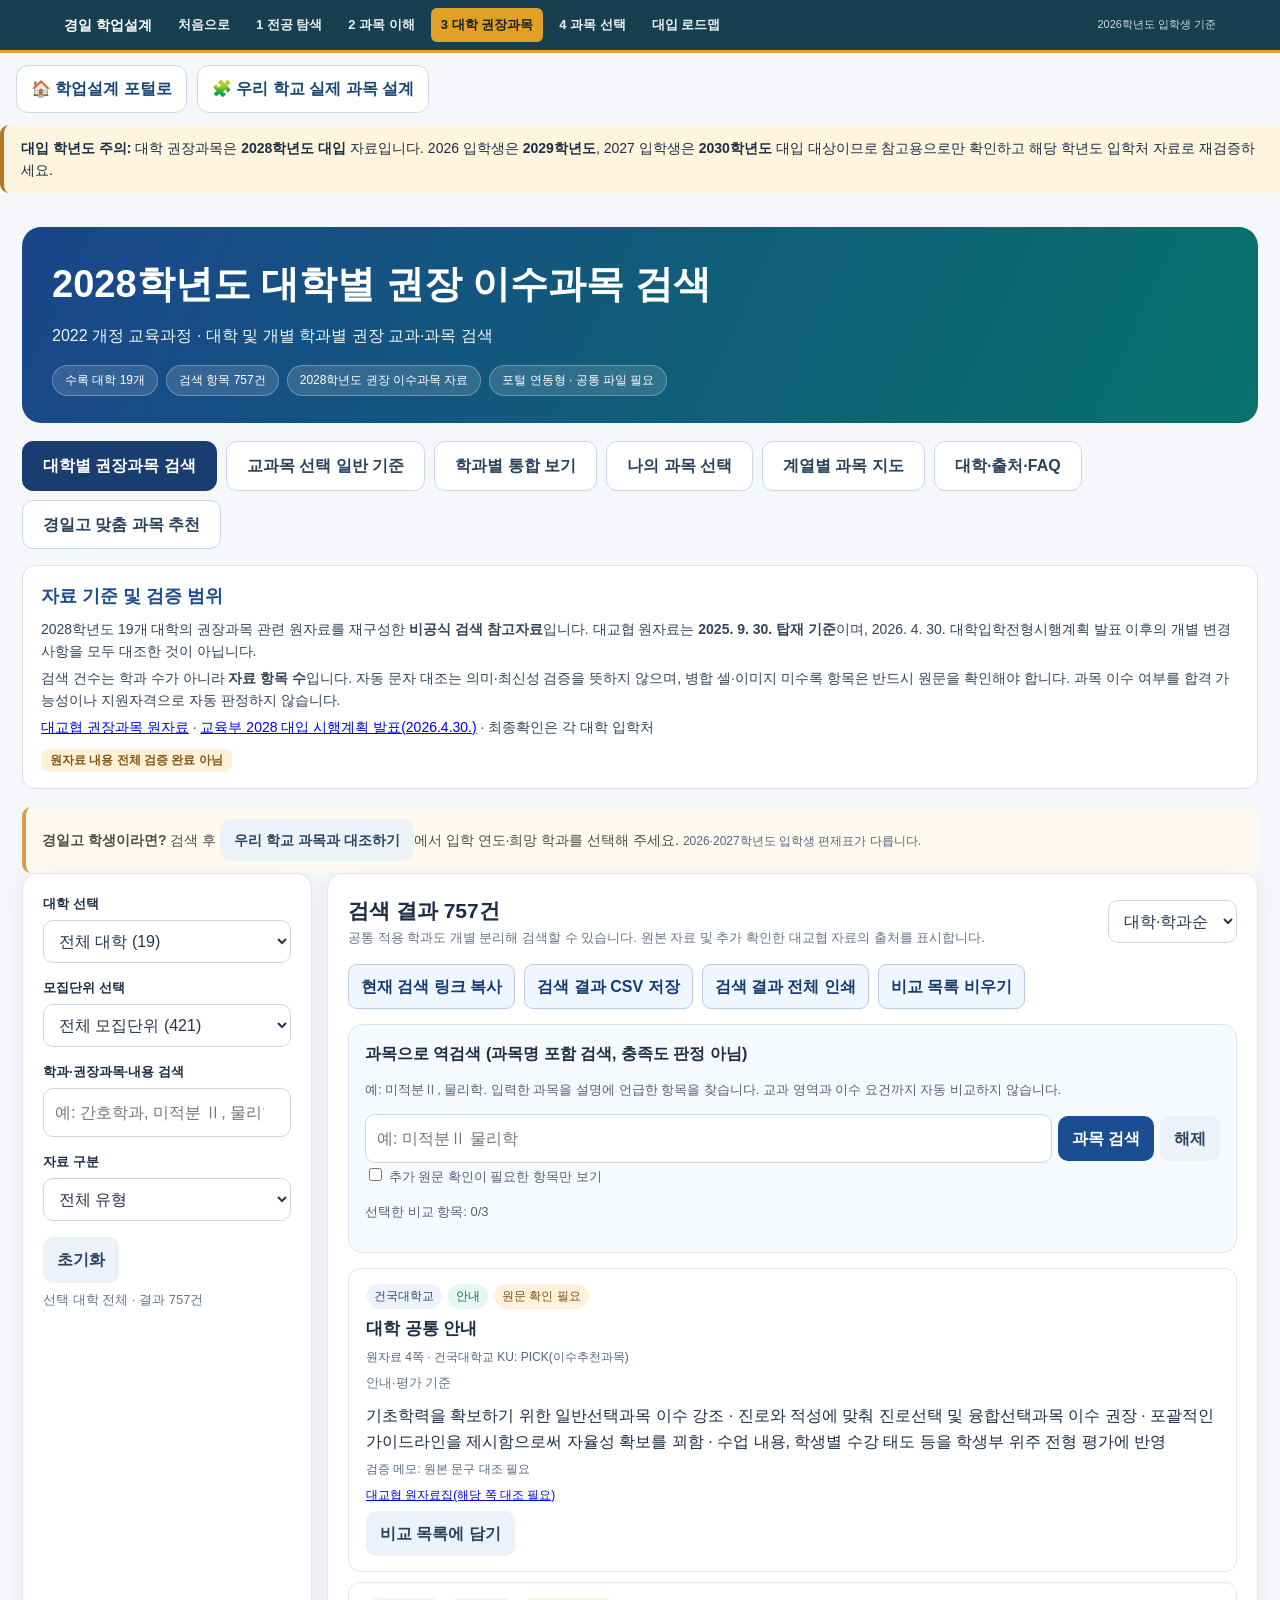
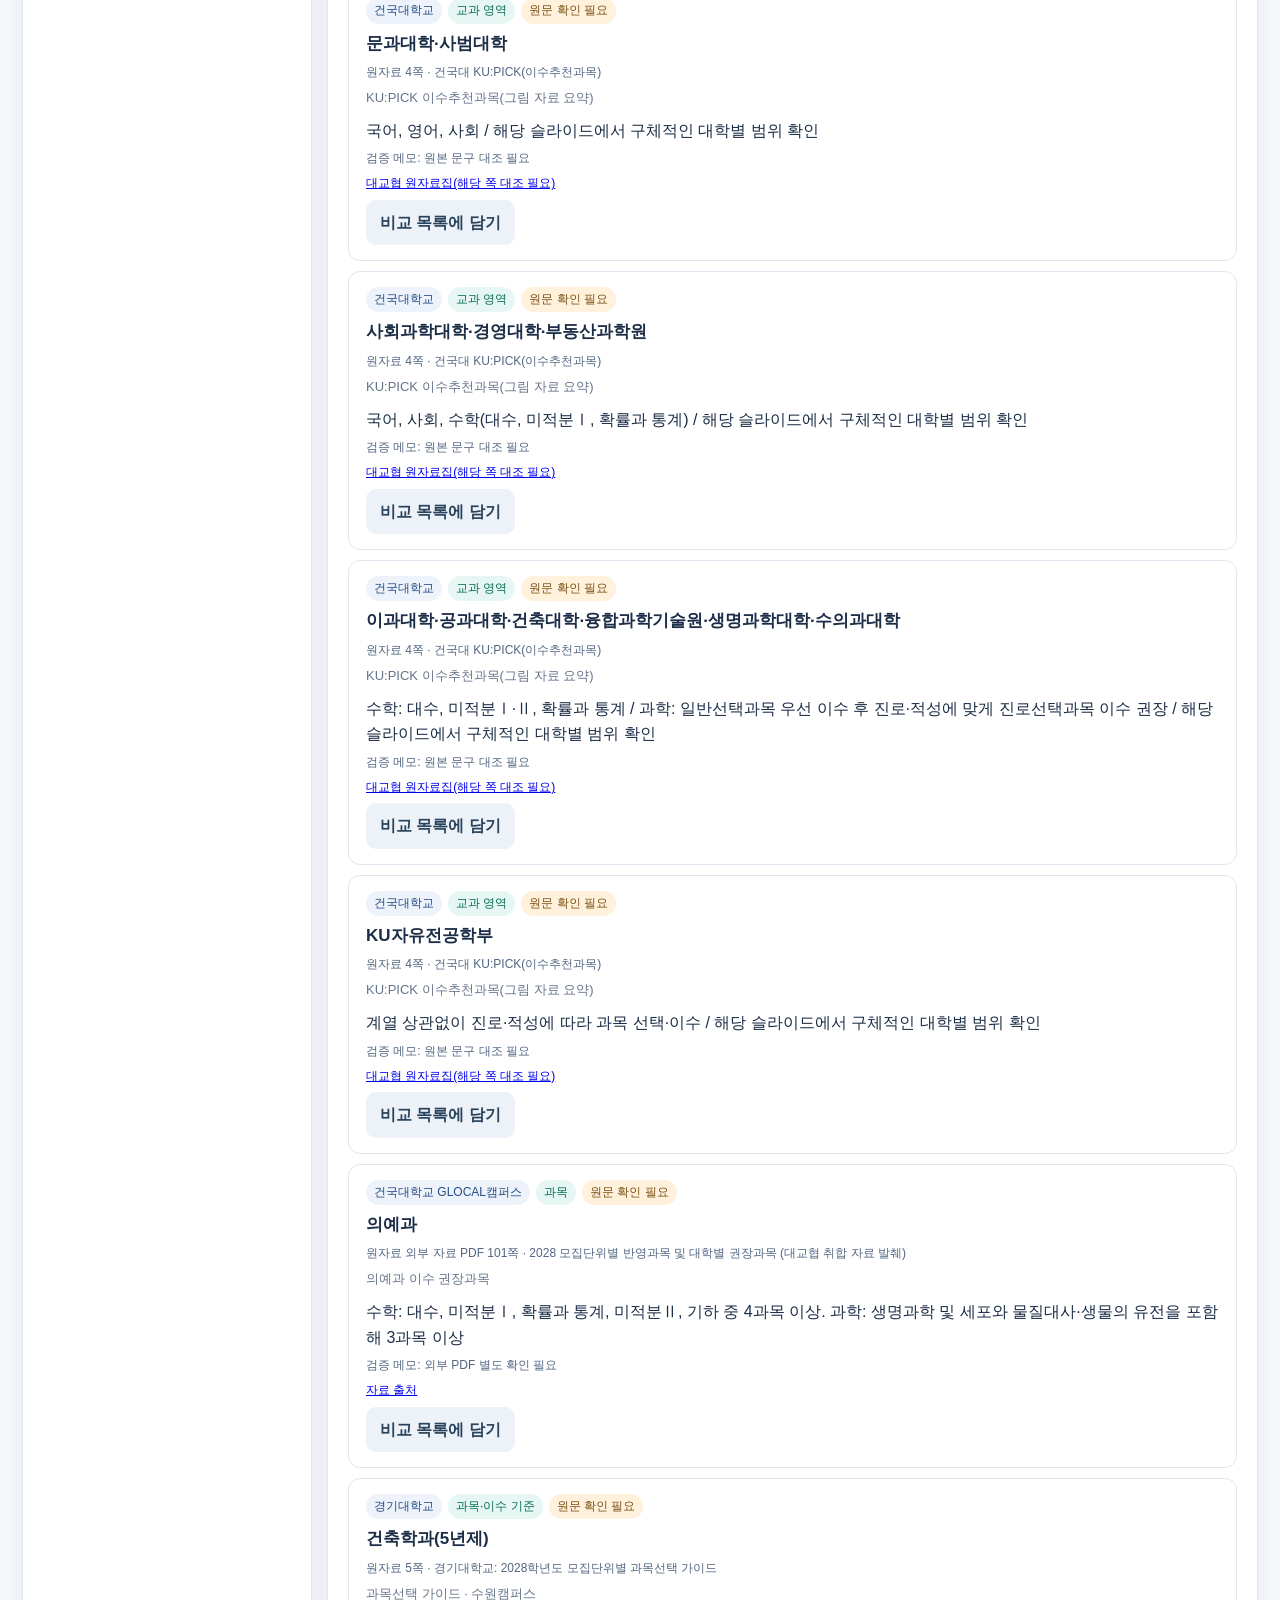
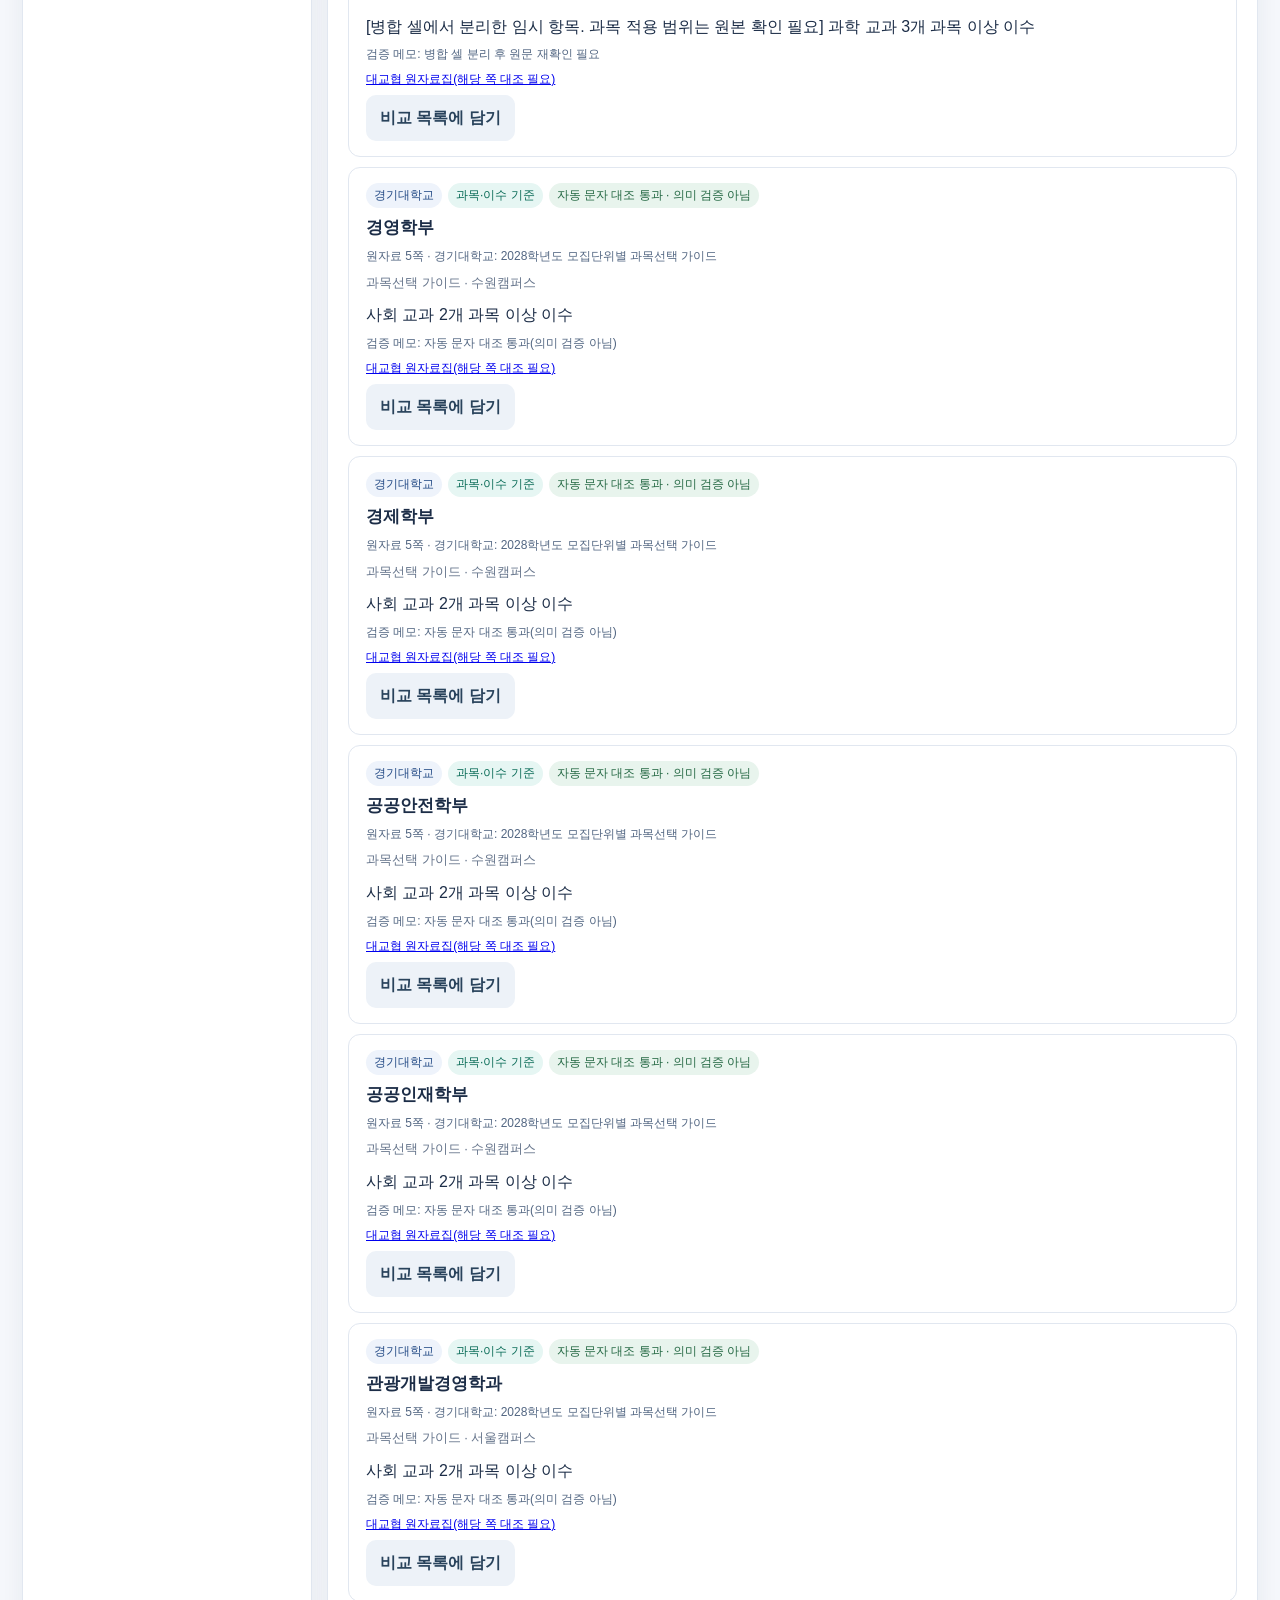
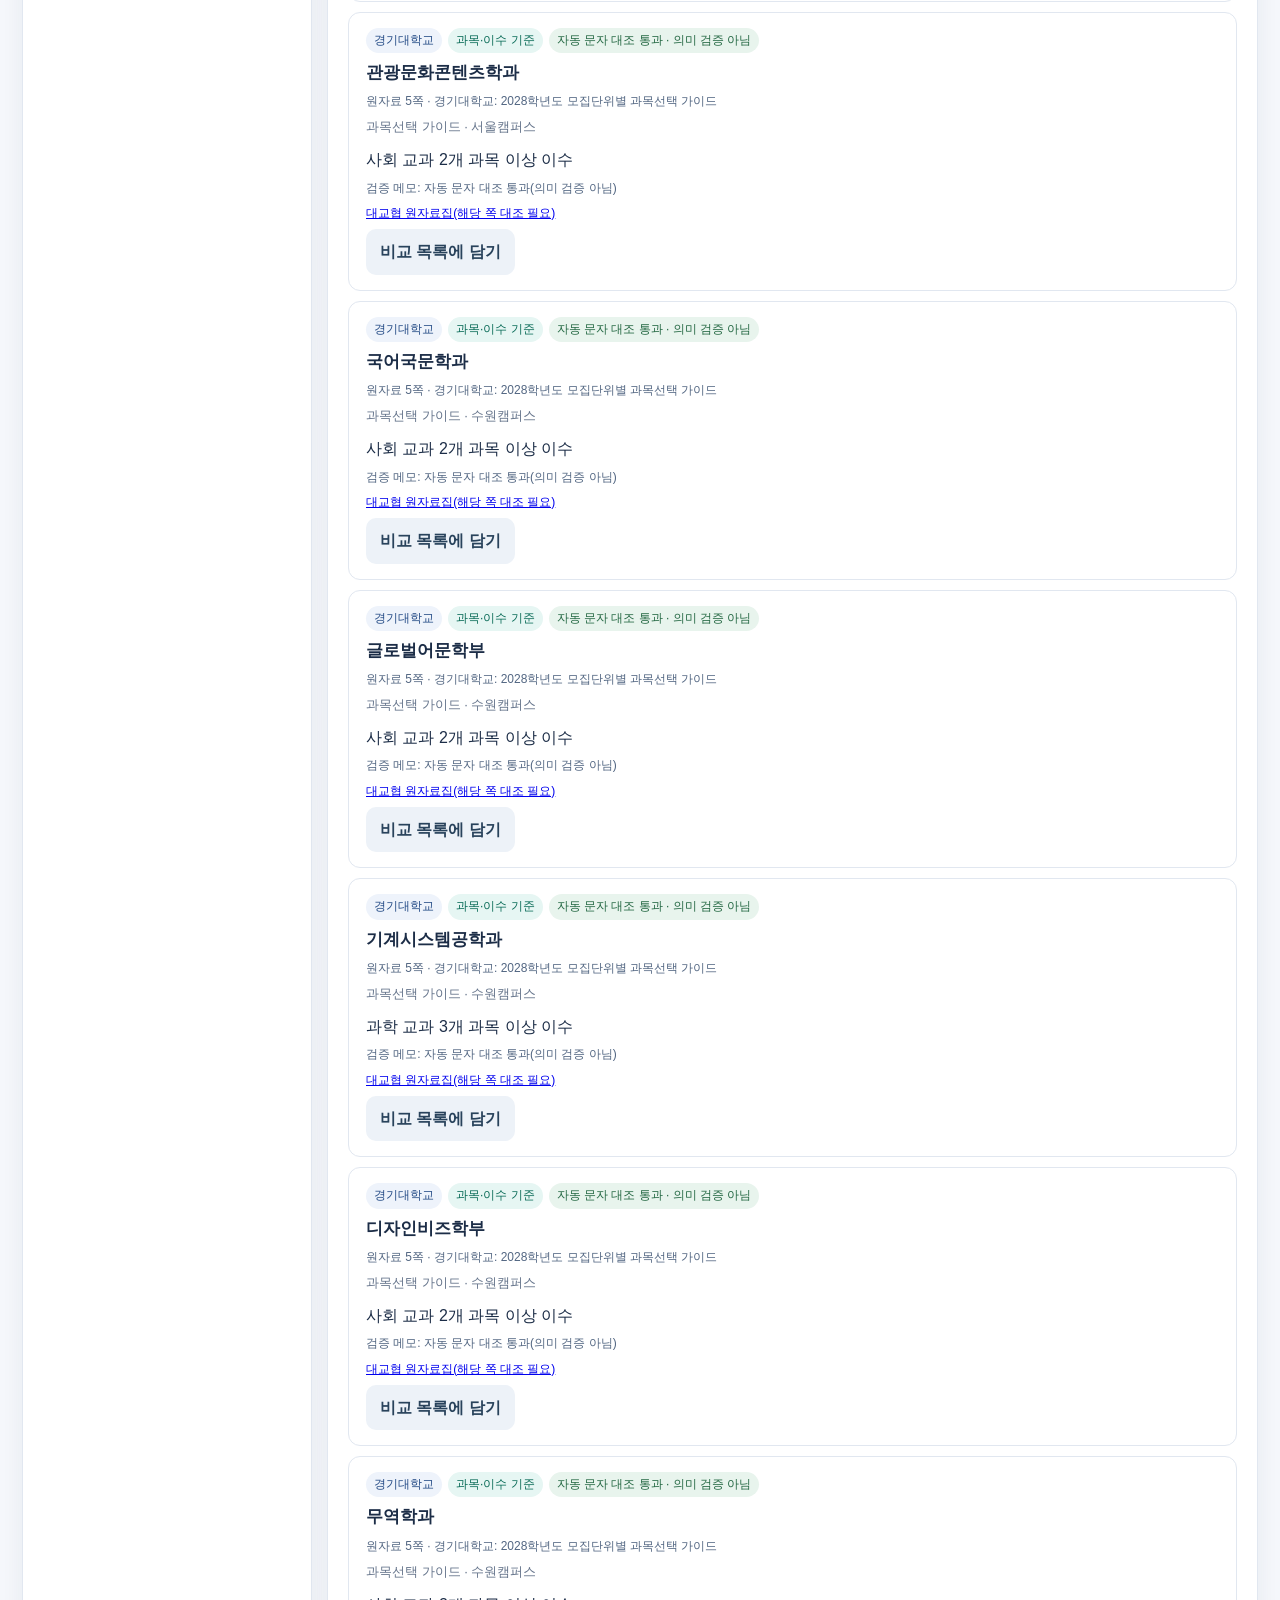
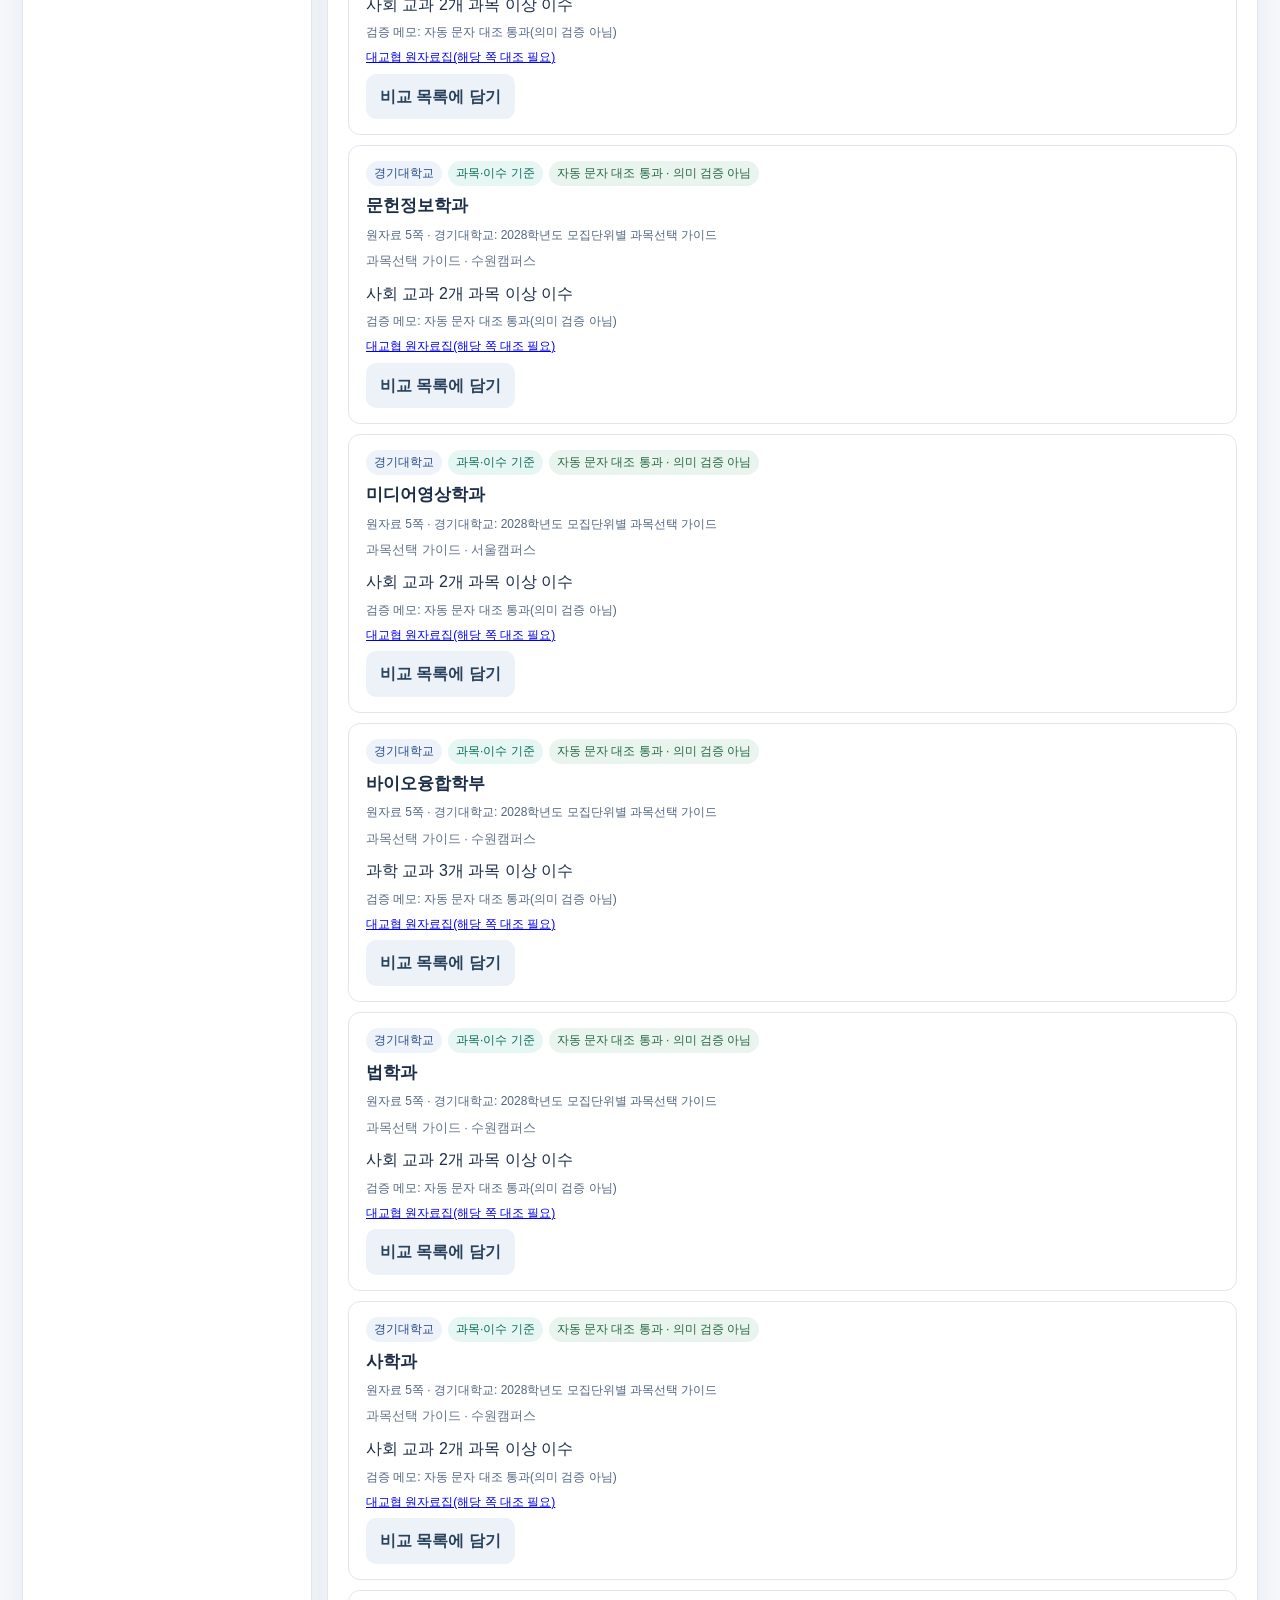
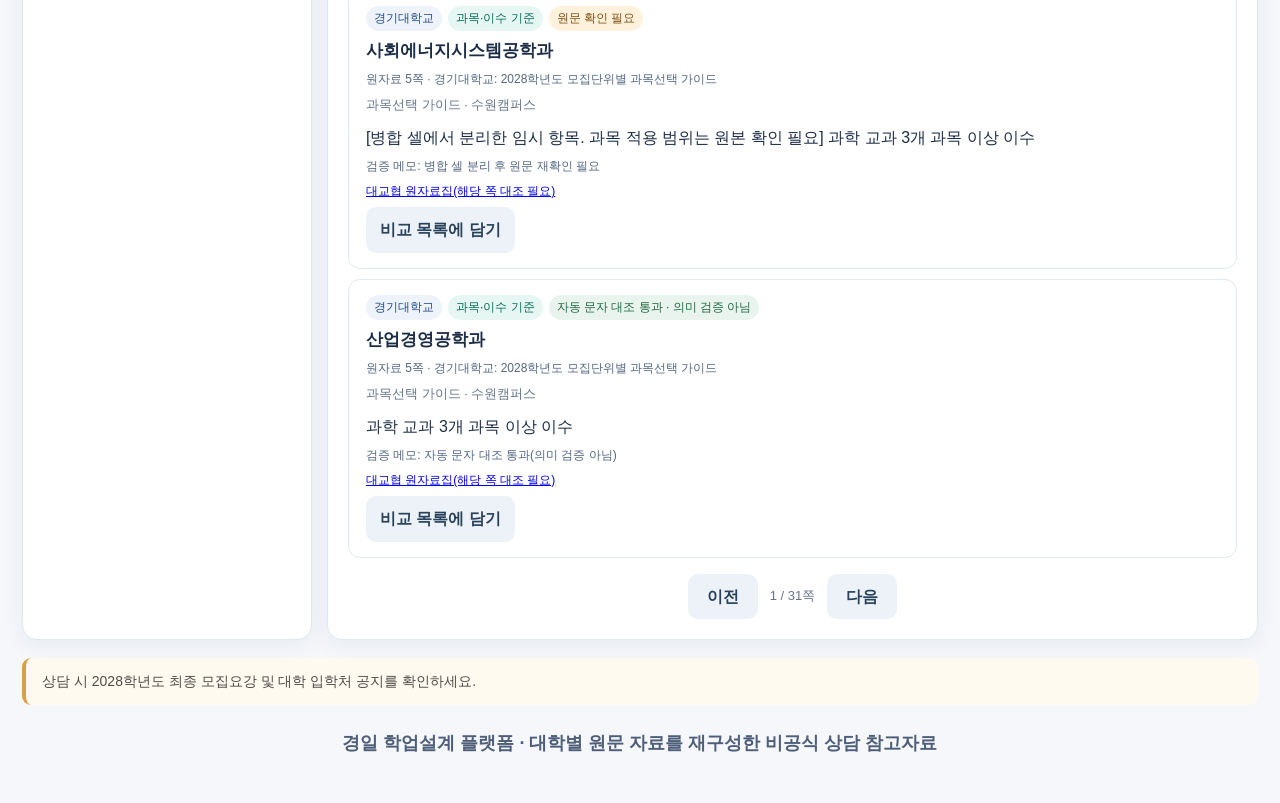
<file: univ-subjects/index.html>
<!DOCTYPE html>

<html lang="ko" data-portal-page="univ-subjects"><head><meta charset="utf-8"/><meta content="width=device-width,initial-scale=1" name="viewport"/><title>2028 대학별 권장과목 검색 | 19개 대학 참고자료</title><style>
:root{--ink:#1c2d47;--muted:#65748b;--line:#e1e7f0;--blue:#1b4e91;--teal:#106b69;--bg:#f5f7fb}*{box-sizing:border-box}body{margin:0;background:var(--bg);font-family:'Malgun Gothic','Apple SD Gothic Neo',sans-serif;color:var(--ink);line-height:1.6}.wrap{max-width:1360px;margin:auto;padding:22px}.hero{background:linear-gradient(115deg,#1a468b,#08726b);color:white;border-radius:19px;padding:30px 34px}.hero h1{margin:0 0 8px;font-size:clamp(25px,3vw,38px)}.hero p{margin:0;opacity:.94}.pills{margin-top:16px;display:flex;gap:8px;flex-wrap:wrap}.pill{background:#ffffff22;border:1px solid #ffffff45;border-radius:30px;padding:5px 12px;font-size:12px}.tabs{display:flex;gap:8px;margin:18px 0;flex-wrap:wrap}.tab{border:1px solid #d6deea;background:white;border-radius:11px;padding:11px 18px;cursor:pointer;font-weight:bold;color:#34435b}.tab.active{background:#193d71;border-color:#193d71;color:white}.panel{display:block}.layout{display:grid;grid-template-columns:290px minmax(0,1fr);gap:15px}.card{background:white;border:1px solid var(--line);border-radius:15px;padding:20px;box-shadow:0 5px 22px #182d4910}.field{display:block;font-weight:bold;font-size:13px;margin:15px 0 5px}.field:first-child{margin-top:0}select,input{width:100%;padding:11px;border:1px solid #ccd6e3;border-radius:10px;font:inherit;background:white;color:#243650}button{font:inherit;cursor:pointer}.buttons{display:flex;gap:8px;flex-wrap:wrap;margin-top:16px}.btn{padding:10px 14px;border:0;border-radius:10px;background:#1b4e91;color:white;font-weight:bold}.btn.secondary{background:#edf2f8;color:#29435c}.summary{display:flex;justify-content:space-between;align-items:center;gap:10px;margin-bottom:15px;flex-wrap:wrap}.summary b{font-size:21px}.result{border:1px solid var(--line);padding:15px 17px;border-radius:12px;margin-bottom:10px}.rtitle{font-size:17px;font-weight:800;margin:6px 0}.tags{display:flex;gap:6px;flex-wrap:wrap}.tag{font-size:12px;padding:3px 8px;border-radius:999px;background:#eef3fb;color:#244b86}.tag.teal{background:#e6f6f3;color:#0a6c58}.description{white-space:pre-line;overflow-wrap:anywhere;margin:9px 0 0}.muted{color:var(--muted);font-size:13px}.empty{text-align:center;color:var(--muted);padding:45px 12px}.notice{border-left:4px solid #d6a046;background:#fff9eb;padding:12px 15px;border-radius:8px;font-size:13px;margin-top:18px}.pagination{display:flex;align-items:center;justify-content:center;gap:12px;margin-top:16px}.pagination .btn{min-width:70px}.columns{display:grid;grid-template-columns:repeat(auto-fit,minmax(290px,1fr));gap:15px}.columns h3{margin:0 0 7px}.columns p{margin:0}.preview{max-width:100%;height:auto;border:1px solid #dce3ee;border-radius:8px;margin-top:10px}.reference{padding:12px 0;border-bottom:1px solid var(--line)}.reference:last-child{border:0}.footer{display:flex;align-items:center;justify-content:center;gap:12px;flex-wrap:wrap;color:#4f5f79;font-size:18px;font-weight:700;padding:24px 0}.footer img{height:34px;width:auto;display:block}.hint{color:#50617b;font-size:13px}.statline{margin-top:7px;font-size:13px;color:var(--muted)}mark{background:#fff1aa}@media(max-width:800px){.wrap{padding:12px}.hero{padding:23px 18px}.layout{grid-template-columns:1fr}.card{padding:15px}}@media print{body{background:white}.hero,.tabs,.filters,.pagination,.footer{display:none!important}.layout{display:block}.card{box-shadow:none;border:0}.result{break-inside:avoid}}

/* 교육청 로고와 검색 제목의 균형 배치 */
.hero{display:grid;grid-template-columns:minmax(0,1fr) 320px;align-items:center;gap:24px;padding:27px 30px;}
.hero-copy{min-width:0;}
.hero-agency{background:#fff;border-radius:13px;padding:12px 14px;display:flex;flex-direction:column;align-items:center;justify-content:center;gap:5px;box-shadow:0 3px 12px #071e341a;}
.hero-agency img{width:100%;height:auto;max-height:74px;object-fit:contain;display:block;}
.hero-agency-name{font-size:17px;font-weight:850;letter-spacing:-.045em;color:#163b66;text-align:center;line-height:1.3;}
.simple-notice{margin-top:18px;background:#fffaf0;border-left:4px solid #d6a046;border-radius:9px;padding:12px 16px;font-size:14px;color:#4e4c47;}
@media(max-width:860px){.hero{grid-template-columns:1fr;gap:14px;padding:22px}.hero-agency{width:min(340px,100%);justify-self:start}.hero h1{font-size:clamp(24px,5vw,34px)}}
@media print{.simple-notice{display:none}}

/* 과목 선택 안내 탭 */
.guide-tabs{display:flex;gap:9px;margin:18px 0 16px;flex-wrap:wrap}
.guide-tab{border:1px solid #cbd8e8;border-radius:11px;background:white;color:#29435c;padding:11px 20px;font-weight:800;cursor:pointer}
.guide-tab.active{background:#193d71;color:white;border-color:#193d71}
.panel{display:none}.panel.active{display:block}
.guide-grid{display:grid;grid-template-columns:repeat(auto-fit,minmax(280px,1fr));gap:15px}
.guide-card{background:white;border:1px solid var(--line);border-radius:15px;padding:20px;box-shadow:0 5px 22px #182d4910}
.guide-card h3{margin:0 0 11px;font-size:19px;color:#1b4e91}
.guide-card p{margin:5px 0 10px}.guide-card ul{padding-left:21px;margin:8px 0}.guide-card li{margin:5px 0}
.guide-wide{grid-column:1/-1}.guide-table{width:100%;border-collapse:collapse;font-size:14px}
.guide-table th,.guide-table td{border-bottom:1px solid #e1e7f0;padding:11px 12px;text-align:left;vertical-align:top}
.guide-table th{background:#edf3fb;color:#25446c;white-space:nowrap}
.guide-table-wrap{overflow-x:auto}.guide-kicker{color:#536780;font-size:14px;margin:0 0 15px}
.guide-checklist{display:grid;gap:8px}.guide-checklist label{display:flex;align-items:flex-start;gap:9px;background:#f7f9fc;padding:10px;border:1px solid #e2e8f0;border-radius:9px}
.guide-checklist input{width:auto;margin-top:6px;accent-color:#1957b8}
@media(max-width:800px){.guide-table{min-width:640px}}
@media print{.panel{display:block!important}.guide-tab{display:none}}

/* 검증 상태 및 출처 표시 */
.validation-bar{margin:16px 0;padding:16px 18px;border:1px solid #d7e1ec;border-radius:13px;background:#fff;color:#31435a;font-size:14px}
.validation-bar h2{font-size:18px;margin:0 0 7px;color:#1b4e91}.validation-bar p{margin:4px 0}
.validation-status{display:inline-block;margin-top:7px;padding:2px 9px;border-radius:8px;background:#f2f4f7;color:#424d5e;font-size:12px;font-weight:700}
.validation-status.review{background:#fff1d9;color:#855513}.validation-status.cross{background:#e6f4ea;color:#1b6b3b}
.source-link{font-size:13px;display:inline-block;margin-top:7px;color:#165a98}.summary-counts{font-weight:700;color:#25446c}

.tool-bar{display:flex;flex-wrap:wrap;gap:9px;margin:12px 0}.tool-bar button{border:1px solid #b9cbe1;background:#f0f6ff;border-radius:9px;padding:9px 12px;color:#153b70;font-weight:700}
#advancedTools{margin:15px 0;padding:16px;border:1px solid #d8e5ee;border-radius:14px;background:#f6faff}
#compareBox{margin:14px 0;padding:14px;border:1px solid #c6d8e9;background:white;border-radius:12px}
#compareResults{display:grid;grid-template-columns:repeat(auto-fit,minmax(250px,1fr));gap:10px}
.compare-card{padding:12px;border:1px solid #cbd9eb;border-radius:12px;background:#fafcff;min-width:0}
.compare-card pre{font-family:inherit;white-space:pre-wrap;overflow-wrap:anywhere;font-size:13px}
.warning{background:#fff4dc;color:#795112;border:1px solid #f0d7a3;border-radius:9px;padding:9px 12px;margin:8px 0;font-size:13px}
.verified{background:#e8f4ed;color:#246843}.unverified{background:#fff1db;color:#795115}
.meta{font-size:12px;color:#526682;margin:6px 0;overflow-wrap:anywhere}
.note{padding:10px 13px;border-left:4px solid #d2a345;background:#fffaed;border-radius:8px;margin:12px 0}
#subjectsSearch{display:flex;gap:6px;flex-wrap:wrap;align-items:center}#subjectsSearch input{flex:1;min-width:180px}
#compareStatus{font-size:13px;color:#52617d}
@media(max-width:800px){.tool-bar button{flex:1}.hero-agency img{max-height:60px}}
@media print{#advancedTools,.tool-bar,#compareBox,.validation-bar,.simple-notice,.guide-tabs,#subjectGuide,header.hero,.footer{display:none!important} #searchPanel{display:block!important}body{background:white}.result{page-break-inside:avoid} .results-shell{display:block!important}}

.extra-panel{display:none}.extra-panel.active{display:block}.extra-grid{display:grid;grid-template-columns:repeat(auto-fit,minmax(270px,1fr));gap:12px}.extra-box{background:#fff;border:1px solid #dfe5ed;border-radius:12px;padding:16px;margin:12px 0}.extra-box h3{margin:0 0 9px}.extra-actions{display:flex;flex-wrap:wrap;gap:7px;margin:10px 0}.extra-actions button{padding:7px 11px}.extra-pill{display:inline-block;border:1px solid #d8e2ee;border-radius:22px;padding:4px 9px;margin:3px;background:#f4f7fc;font-size:13px}.extra-pill button{border:0;background:none;cursor:pointer;color:#19518b}.extra-list{max-height:500px;overflow:auto}.extra-table{width:100%;border-collapse:collapse}.extra-table td,.extra-table th{padding:9px;border-bottom:1px solid #ddd;text-align:left;vertical-align:top}.extra-muted{font-size:13px;color:#617087}.extra-warning{border-left:4px solid #d99b27;padding:10px;background:#fff7e6;margin:10px 0}.extra-selected{background:#e7f4f0}.extra-report{display:none}.extra-chip{font-size:13px;border:1px solid #ccd9ea;background:#f5f8fd;padding:5px 8px;border-radius:10px;cursor:pointer;margin:3px}.extra-counter{font-weight:bold;color:#21537c}.extra-panel input[type=text],.extra-panel select{max-width:550px}#quickbar{display:none}@media(max-width:800px){#quickbar{display:flex;position:fixed;bottom:0;left:0;right:0;background:#fff;box-shadow:0 -2px 14px #0002;z-index:50;justify-content:space-around;padding:7px}#quickbar button{border:0;background:#f2f5fc;padding:8px;font-size:13px;border-radius:8px}body{padding-bottom:48px}}@media print{.extra-panel,.guide-tabs,#quickbar{display:none!important}body.print-extra .hero,body.print-extra .validation-bar,body.print-extra #searchPanel,body.print-extra #subjectGuide{display:none!important}body.print-extra .extra-report{display:block!important;font-size:12px}body.print-extra .extra-report h2{font-size:20px}body.print-extra .extra-report table{width:100%;border-collapse:collapse}body.print-extra .extra-report td,body.print-extra .extra-report th{border:1px solid #ccc;padding:6px}}
</style><style>
.school-legend{display:flex;gap:8px;flex-wrap:wrap;margin:16px 0}.school-badge{display:inline-block;border-radius:8px;font-size:12px;font-weight:700;padding:4px 9px;border:1px solid transparent}.school-fixed{background:#dff4e7;color:#145c34;border-color:#afe0bc}.school-choice{background:#e4efff;color:#174d9a;border-color:#afc9ef}.school-out{background:#fff0e1;color:#90501c;border-color:#edd2a9}.school-check{background:#f1eefb;color:#5a4599;border-color:#d8ccf1}.school-table{width:100%;border-collapse:collapse;font-size:14px;margin:12px 0 24px}.school-table th,.school-table td{padding:10px;border-bottom:1px solid #e4e9f2;text-align:left;vertical-align:top}.school-table th{background:#eff4fa}.school-note{font-size:12px;color:#56647c}.school-course-item{padding:9px 11px;border:1px solid #e3e9f0;border-radius:9px;background:#fff}.school-grid{display:grid;grid-template-columns:repeat(auto-fill,minmax(215px,1fr));gap:7px}.school-table-wrap{overflow-x:auto}.school-count{font-size:15px;font-weight:750;margin:14px 0}.school-empty{padding:20px;color:#65748b;background:#f6f8fc;border-radius:9px}@media print{.guide-tabs,.school-legend,#kyCourseSearch,#kyAllCourses,.extra-actions{display:none!important}#schoolPanel{display:block!important}.school-table tr{break-inside:avoid}}
</style></head><body><div class="portal-actions" style="max-width:1360px;margin:12px auto 0;padding:0 16px;display:flex;gap:10px;flex-wrap:wrap"><a style="border:1px solid #cbd8e8;border-radius:12px;background:#fff;padding:10px 14px;text-decoration:none;font-weight:700;color:#194773" href="../index.html">🏠 학업설계 포털로</a><a style="border:1px solid #cbd8e8;border-radius:12px;background:#fff;padding:10px 14px;text-decoration:none;font-weight:700;color:#194773" href="../choice/index.html">🧩 우리 학교 실제 과목 설계</a></div><div style="max-width:1360px;margin:12px auto;padding:12px 17px;background:#fff4dd;border-left:4px solid #b87724;border-radius:9px;font-size:14px"><b>대입 학년도 주의:</b> 대학 권장과목은 <b>2028학년도 대입</b> 자료입니다. 2026 입학생은 <b>2029학년도</b>, 2027 입학생은 <b>2030학년도</b> 대입 대상이므로 참고용으로만 확인하고 해당 학년도 입학처 자료로 재검증하세요.</div><div class="wrap"><header class="hero"><div class="hero-copy"><h1>2028학년도 대학별 권장 이수과목 검색</h1><p>2022 개정 교육과정 · 대학 및 개별 학과별 권장 교과·과목 검색</p><div class="pills"><span class="pill" id="uniCount">대학</span><span class="pill" id="rowCount">자료 항목</span><span class="pill">2028학년도 권장 이수과목 자료</span><span class="pill">포털 연동형 · 공통 파일 필요</span></div></div></header><nav aria-label="화면 선택" class="guide-tabs"><button aria-selected="true" class="guide-tab active" data-show="searchPanel" type="button">대학별 권장과목 검색</button><button aria-selected="false" class="guide-tab" data-show="subjectGuide" type="button">교과목 선택 일반 기준</button><button class="guide-tab" data-show="profilePanel" type="button">학과별 통합 보기</button><button class="guide-tab" data-show="plannerPanel" type="button">나의 과목 선택</button><button class="guide-tab" data-show="mapPanel" type="button">계열별 과목 지도</button><button class="guide-tab" data-show="sourcesPanel" type="button">대학·출처·FAQ</button><button class="guide-tab" data-show="schoolPanel" type="button">경일고 맞춤 과목 추천</button></nav><section class="validation-bar" id="releaseNotice"><h2>자료 기준 및 검증 범위</h2><p>2028학년도 19개 대학의 권장과목 관련 원자료를 재구성한 <b>비공식 검색 참고자료</b>입니다. 대교협 원자료는 <b>2025. 9. 30. 탑재 기준</b>이며, 2026. 4. 30. 대학입학전형시행계획 발표 이후의 개별 변경사항을 모두 대조한 것이 아닙니다.</p><p>검색 건수는 학과 수가 아니라 <b>자료 항목 수</b>입니다. 자동 문자 대조는 의미·최신성 검증을 뜻하지 않으며, 병합 셀·이미지 미수록 항목은 반드시 원문을 확인해야 합니다. 과목 이수 여부를 합격 가능성이나 지원자격으로 자동 판정하지 않습니다.</p><p><a href="https://www.adiga.kr/uct/ces/archiveView.do?menuId=PCUCTCES1000&amp;prtlBbsId=26239" rel="noopener noreferrer" target="_blank">대교협 권장과목 원자료</a> · <a href="https://www.moe.go.kr/boardCnts/viewRenew.do?boardID=294&amp;boardSeq=106040&amp;lev=0&amp;m=020402" rel="noopener noreferrer" target="_blank">교육부 2028 대입 시행계획 발표(2026.4.30.)</a> · 최종확인은 각 대학 입학처</p><span class="validation-status review">원자료 내용 전체 검증 완료 아님</span></section><section class="panel active" id="searchPanel"><div class="simple-notice"><b>경일고 학생이라면?</b> 검색 후 <button class="btn secondary" id="jumpKy" type="button">우리 학교 과목과 대조하기</button>에서 입학 연도·희망 학과를 선택해 주세요. <span class="school-note">2026·2027학년도 입학생 편제표가 다릅니다.</span></div><div class="layout"><aside class="card filters"><label class="field" for="uni">대학 선택</label><select id="uni"><option value="">전체 대학</option></select><label class="field" for="dept">모집단위 선택</label><select id="dept"><option value="">전체 모집단위</option></select><label class="field" for="q">학과·권장과목·내용 검색</label><input id="q" placeholder="예: 간호학과, 미적분 Ⅱ, 물리학" type="search"/><label class="field" for="kind">자료 구분</label><select id="kind"><option value="">전체 유형</option><option value="과목">구체적 과목</option><option value="과목·이수 기준">과목·이수 기준(원자료 표)</option><option value="교과 영역">관련 교과 영역</option><option value="안내">평가·과목 선택 안내</option><option value="이미지">이미지 원문 미수록</option></select><div class="buttons"><button class="btn secondary" id="reset">초기화</button></div><div class="statline" id="filterInfo"></div></aside><main class="card"><div class="summary"><div><b id="resultCount"></b><div class="muted">공통 적용 학과도 개별 분리해 검색할 수 있습니다. 원본 자료 및 추가 확인한 대교협 자료의 출처를 표시합니다.</div></div><select id="sort" style="width:auto"><option value="uni">대학·학과순</option><option value="slide">원본 쪽수순</option></select></div><div class="tool-bar"><button id="copyLink" type="button">현재 검색 링크 복사</button><button id="exportCsv" type="button">검색 결과 CSV 저장</button><button id="printAll" type="button">검색 결과 전체 인쇄</button><button id="clearCompare" type="button">비교 목록 비우기</button></div><div id="advancedTools"><strong>과목으로 역검색 (과목명 포함 검색, 충족도 판정 아님)</strong><p class="hint">예: 미적분Ⅱ, 물리학. 입력한 과목을 설명에 언급한 항목을 찾습니다. 교과 영역과 이수 요건까지 자동 비교하지 않습니다.</p><div id="subjectsSearch"><input aria-label="과목 역검색어" id="subjectQuery" placeholder="예: 미적분Ⅱ 물리학"/><button class="btn" id="subjectSearchBtn" type="button">과목 검색</button><button class="btn secondary" id="subjectClear" type="button">해제</button></div><label class="hint"><input id="onlyReviewed" style="width:auto" type="checkbox"/> 추가 원문 확인이 필요한 항목만 보기</label><p aria-live="polite" id="compareStatus">선택한 비교 항목: 0/3</p></div><section hidden="" id="compareBox"><h3>모집단위 비교 (최대 3개)</h3><p class="hint">각 대학에서 수집된 원문 항목을 나란히 보여줍니다. 누락·검증 상태에 유의하세요.</p><div id="compareResults"></div></section><div id="results"></div><div class="pagination"><button class="btn secondary" id="prev">이전</button><span class="muted" id="pageLabel"></span><button class="btn secondary" id="next">다음</button></div></main></div><div class="simple-notice">상담 시 2028학년도 최종 모집요강 및 대학 입학처 공지를 확인하세요.</div></section>
<section aria-labelledby="guideHeading" class="panel" id="subjectGuide">
<div class="card" style="margin-bottom:15px"><h2 id="guideHeading" style="margin:0 0 5px">2028학년도 대입을 위한 교과목 선택 일반 기준</h2>
<p class="guide-kicker">2022 개정 교육과정 기준 · 대학별 권장과목 자료를 활용한 고등학교 과목 선택 상담 가이드</p>
<p style="margin:0">과목 선택은 <b>희망 전공의 기초 학습과 과목 간 연계성</b>을 고려하여 일반선택·진로선택·융합선택을 함께 검토합니다. 이수 순서와 선수학습 관계, 학교의 실제 개설 상황을 확인하세요. 대학별 권장과목은 지원 자격이나 평가 반영 방식이 서로 다르므로 반드시 검색 탭의 해당 대학 기준을 확인합니다.</p>
</div>
<div class="guide-grid">
<article class="guide-card"><h3>1. 진로와 학문 분야부터 확인</h3>
<p>학과명만으로 선택하기보다 대학에서 배우는 주요 내용과 필요한 학업 역량을 먼저 확인합니다.</p>
<ul><li>희망 학과와 유사 학과 2~3개의 교육과정 및 권장과목을 비교합니다.</li><li>진로가 미정이면 국어·수학·영어·사회·과학의 기초를 폭넓게 이수합니다.</li><li>관심 학과가 바뀌더라도 활용 가능한 과목 조합을 우선 검토합니다.</li></ul>
</article>
<article class="guide-card"><h3>2. 과목 위계와 학습 순서 고려</h3>
<p>일반선택에서 기초 개념을 익힌 뒤, 관련 진로선택과목으로 확장하는 것이 기본 방향입니다.</p>
<ul><li><b>수학:</b> 대수·미적분Ⅰ·확률과 통계 등 기초를 바탕으로 미적분Ⅱ·기하 등을 검토합니다.</li><li><b>과학:</b> 물리학·화학·생명과학·지구과학을 이수한 뒤 관련 심화 과목을 선택합니다.</li><li><b>사회:</b> 일반선택을 기반으로 관심 분야의 정치·경제·역사·지리·윤리 관련 진로선택을 살펴봅니다.</li></ul>
</article>
<article class="guide-card"><h3>3. 권장과목의 의미를 구분</h3>
<ul><li><b>핵심·권장과목:</b> 대학이 학업 준비에 중요하다고 제시한 교과목입니다.</li><li><b>관련 교과 영역:</b> 전공과 연관되는 넓은 교과 범위로, 특정 과목 하나와 동일하게 해석하지 않습니다.</li><li><b>권장 이수 과목 수:</b> 일부 대학은 여러 과목 중 일정 수 이상을 권장합니다.</li><li>미이수 시 불이익이나 정성평가 여부는 대학·전형별 공식 기준으로 확인합니다.</li></ul>
</article>
<article class="guide-card"><h3>4. 성적과 이수의 균형</h3>
<ul><li>권장과목이라는 이유만으로 본인의 준비 수준을 고려하지 않고 무리하게 선택하지 않습니다.</li><li>반대로 성적 관리만을 이유로 지원 학과와 밀접한 기초과목을 모두 회피하지 않습니다.</li><li>과목의 이수 여부뿐 아니라 수업 참여, 성취 수준, 탐구 과정과 학습의 깊이도 함께 관리합니다.</li><li>소인수·공동교육과정 과목은 시간표와 학습 부담을 종합적으로 확인합니다.</li></ul>
</article>
<article class="guide-card guide-wide"><h3>5. 관심 계열별 과목 선택의 일반적 방향</h3>
<div class="guide-table-wrap"><table class="guide-table"><thead><tr><th>관심 분야</th><th>우선 검토할 학습 기반</th><th>심화·확장 예시</th><th>상담 시 확인</th></tr></thead><tbody>
<tr><td>인문·어문·교육</td><td>국어, 영어, 역사·윤리·사회 관련 과목</td><td>주제 탐구 독서, 제2외국어, 동아시아 역사 기행, 윤리와 사상</td><td>어문계열의 전공 언어, 사범계열의 교과 관련성</td></tr>
<tr><td>사회과학·정치·행정·법</td><td>사회와 문화, 정치, 법과 사회, 역사·윤리 관련 과목</td><td>국제 관계의 이해, 사회문제 탐구, 인문학과 윤리</td><td>학과별로 지리·역사·경제의 관련 정도가 다름</td></tr>
<tr><td>경영·경제·통계</td><td>대수, 확률과 통계, 영어, 경제</td><td>미적분Ⅰ·Ⅱ, 경제 수학, 실용 통계, 수학과제 탐구</td><td>수학 관련 권장 수준을 학과·대학별로 비교</td></tr>
<tr><td>공학·반도체·전자</td><td>대수, 미적분Ⅰ, 물리학, 화학</td><td>미적분Ⅱ, 기하, 역학과 에너지, 전자기와 양자, 물질과 에너지</td><td>물리·화학 중심 학과와 정보·소프트웨어 중심 학과 구분</td></tr>
<tr><td>컴퓨터·인공지능</td><td>대수, 미적분Ⅰ, 확률과 통계, 정보</td><td>미적분Ⅱ, 기하, 인공지능 수학, 인공지능 기초</td><td>일부 대학은 과학보다 수학 기초를 강조함</td></tr>
<tr><td>생명·화학·바이오</td><td>화학, 생명과학, 수학 기초</td><td>세포와 물질대사, 생물의 유전, 물질과 에너지, 화학 반응의 세계</td><td>전공에 따라 화학·생명과학의 우선순위가 다름</td></tr>
<tr><td>의학·약학·간호</td><td>생명과학, 화학, 수학 기초</td><td>세포와 물질대사, 생물의 유전, 화학 반응의 세계, 미적분Ⅱ</td><td>대학별 이수 과목 수와 특정 과목 지정 여부 확인</td></tr>
<tr><td>환경·지구·해양</td><td>지구과학, 물리학, 화학, 수학 기초</td><td>지구시스템과학, 행성우주과학, 역학과 에너지</td><td>환경공학·해양·지구과학 학과마다 차이가 큼</td></tr>
</tbody></table></div><p class="muted">위 표는 과목 선택 방향을 설명하는 일반 예시이며, 개별 대학이 제시한 필수·권장과목 목록을 대체하지 않습니다.</p>
</article>
<article class="guide-card"><h3>6. 학교 개설 여건과 대안 확인</h3>
<p>희망 과목이 폐강되거나 학교에 개설되지 않을 수 있으므로 학교 교육과정 편성표를 먼저 검토합니다.</p>
<ul><li>학교 개설 여부, 수강 인원, 시간표 중복, 선수학습 수준을 확인합니다.</li><li>필요 시 공동교육과정·온라인학교 등 실제 이용 가능한 개설 경로를 학교에 문의합니다.</li><li>미개설 과목이 있을 경우 유사 영역의 이수 및 관련 탐구 활동을 상담합니다.</li></ul>
</article>
<article class="guide-card"><h3>7. 최종 교과목 선택 점검표</h3>
<div class="guide-checklist">
<label><input type="checkbox"/> 희망 대학·학과의 권장과목과 해당 전형의 평가 방식을 확인했습니다.</label>
<label><input type="checkbox"/> 일반선택과 진로선택의 학습 순서를 검토했습니다.</label>
<label><input type="checkbox"/> 관심 전공과 연계된 수학·과학·사회 기초를 검토했습니다.</label>
<label><input type="checkbox"/> 성적, 흥미, 학습 부담을 함께 고려했습니다.</label>
<label><input type="checkbox"/> 학교 개설 여부와 대체 이수 방안을 확인했습니다.</label>
<label><input type="checkbox"/> 관심 학과가 바뀌는 경우에도 대응 가능한지 점검했습니다.</label>
</div>
</article>
</div>
<div class="simple-notice">상담 시 2028학년도 최종 모집요강 및 대학 입학처 공지를 확인하세요.</div>
</section>
<div class="footer">경일 학업설계 플랫폼 · 대학별 원문 자료를 재구성한 비공식 상담 참고자료</div></div>
<section class="panel extra-panel" id="profilePanel"><div class="card"><h2>학과별 통합 보기 · 즐겨찾기</h2><p class="extra-muted">대학별 모든 해당 모집단위 자료를 하나의 카드로 모읍니다. 대학 공통 안내는 학과 자료와 별개로 표시하며 자동 적용을 확정하지 않습니다.</p><div class="extra-grid"><label>대학<select id="pUni"></select></label><label>학과·모집단위<select id="pDept"></select></label></div><div class="extra-actions"><button class="btn" id="pOpen">학과 자료 열기</button><button class="btn secondary" id="pSave">즐겨찾기 추가</button><button class="btn secondary" id="pCompare">학과 비교함에 담기</button></div><div id="pView"></div><h3>내 즐겨찾기 <span id="favCount"></span></h3><div class="extra-list" id="favList"></div><h3>학과 비교함 (최대 3개 학과)</h3><div class="extra-actions"><button class="btn secondary" id="comparePrint">비교 리포트 인쇄</button><button class="btn secondary" id="compareCsv">비교 CSV 저장</button><button class="btn secondary" id="compareCopy">비교 요약 복사</button><button class="btn secondary" id="compareReset">비교함 비우기</button></div><div id="pCompareView"></div></div></section><section class="panel extra-panel" id="schoolPanel"><div class="card">
<h2>창원경일고 교육과정 기준 과목 확인 (2026·2027 입학생)</h2><p class="extra-warning"><b>표시 원칙:</b> 초록색은 학교 지정, 파란색은 선택군에 편성된 과목, 주황색은 해당 입학생 편제표에 수록되지 않은 과목입니다. 선택군 과목은 개설 확정이 아니며 주황색 과목도 공동교육과정에 개설되었다는 의미가 아닙니다. 대학 자료의 과목명 추출은 참고용입니다.</p>
<p class="extra-muted">희망 대학·학과의 원문 자료에 등장하는 <b>구체적 과목명</b>을 학교 편제표와 대조합니다. 학교 편성은 실제 개설·배정 또는 대학 권장과목 충족을 보장하지 않습니다.</p>
<div class="extra-grid"><label>입학 연도<select id="kyYear"><option value="2026">2026학년도 입학생 (현재 1학년 · 2029 대입)</option><option value="2027">2027학년도 입학생 (내년 신입생 · 2030 대입)</option></select></label><label>대학<select id="kyUni"></select></label><label>학과·모집단위<select id="kyDept"></select></label></div>
<div class="extra-actions"><button class="btn" id="kyRun">우리 학교 과목 확인</button><button class="btn secondary" id="kyPrint">분석 결과 인쇄</button><button class="btn secondary" id="kyCopy">결과 요약 복사</button></div>
<div class="school-legend"><span class="school-badge school-fixed">학교 지정</span><span class="school-badge school-choice">학교 선택군 편성</span><span class="school-badge school-out">교내 편제표 미수록</span><span class="school-badge school-check">원문·이수조건 확인</span></div>
<div id="kySummary"></div><div id="kyTables"></div>
<p class="extra-warning">※ <b>학교 선택군 편성</b>은 해당 선택군에서 신청할 수 있도록 편제표에 기재된 과목을 뜻하며, 실제 개설·시간표·수강 가능 여부는 수요조사와 학교 공지로 확인해야 합니다. <b>학교 밖 교육과정</b>은 수강이 확정된 대안이 아니라 경남 공동교육과정·온라인학교 등의 개설 및 신청 자격을 조회할 대상입니다. 원문의 ‘수학·과학’처럼 넓은 교과 영역만 제시된 경우 이 도구가 개별 과목을 단정할 수 없습니다.</p>
<h3>학년도별 학교 편성과목 전체 찾아보기</h3><input id="kyCourseSearch" placeholder="예: 미적분Ⅱ, 물리학, 사회문제 탐구" type="search"/><div id="kyAllCourses"></div>
<p class="extra-muted">학교 자료 출처: 「2026. 입학생 교육과정 편제표」(엑셀), 「2027학년도 입학생 3개년 교육과정 편성표(변경 후)」(PDF). 2027학년도 편제표는 변경 후 자료이며 이후 조정 가능. 2026학년도와 2027학년도 입학생의 편성표는 서로 구분해 적용합니다. ※ 2027학년도 편제표의 학년·학기 위치는 원본 표와 재대조가 필요한 부분이 있어, 미확인 과목은 시기를 단정하지 않습니다.</p>
</div></section>
<section class="panel extra-panel" id="plannerPanel"><div class="card"><h2>나의 과목 선택 시트</h2><p class="extra-warning">이 기능은 입력한 과목이 자료의 과목명에 등장하는지 참고용으로 보여줍니다. 대학별 필수 이수 요건·과목 조합·학점·반영 전형을 판정하지 않으며 합격 가능성을 계산하지 않습니다.</p><div class="extra-grid"><label>상담 대상(선택 입력, 기기 내에서만 이용)<input id="studentLabel" placeholder="예: 1학년 A학생 (민감정보 입력 자제)" type="text"/></label><label>희망 대학<select id="planUni"></select></label><label>희망 학과<select id="planDept"></select></label></div><h3>과목 선택 (검색 후 추가)</h3><input id="subjectPick" list="subjectSuggestions" placeholder="예: 미적분Ⅱ, 화학, 세포와 물질대사" type="text"/><datalist id="subjectSuggestions"></datalist><button class="btn" id="subjectAdd">과목 추가</button><div id="pickedSubjects"></div><div id="planResults"></div><div class="extra-actions"><button class="btn" id="planPrint">상담 시트 인쇄</button><button class="btn secondary" id="planCopy">상담 요약 복사</button><button class="btn secondary" id="planClear">내 입력 초기화</button></div><div class="extra-box"><h3>창원경일고 개설 과목 대조</h3><p class="extra-muted">학년도별 공식 편제표를 반영했습니다. 위의 「경일고 맞춤 과목 추천」 메뉴에서 입학 연도와 희망 학과를 선택해 확인하세요. 아래 입력 칸은 기존 개인 메모 기능이며 공식 편성표를 변경하지 않습니다.</p><textarea id="schoolCourses" placeholder="학교 공식 편성 목록은 새로운 「경일고 맞춤 과목 추천」 메뉴에서 학년도별로 자동 확인하세요. (이 칸은 개인 메모용)" rows="4" style="width:100%"></textarea><button class="btn secondary" id="schoolSave">이 기기에 개설 과목 목록 저장</button><div class="extra-muted" id="schoolStatus"></div></div></div></section>
<section class="panel extra-panel" id="mapPanel"><div class="card"><h2>계열별 과목 지도</h2><p class="extra-warning">학과 이름에서 자동 추정한 계열 분류이며 대학 공식 분류가 아닙니다. 아래 대학 수는 해당 과목명이 명시적으로 등장한 대학 수이며, ‘교과 영역’만 제시한 대학은 개별 과목 집계에서 누락될 수 있습니다. 권장 강도 및 지원 요건을 뜻하지 않습니다.</p><label>계열 (학과명 기준 임시 분류)<select id="mapField"></select></label><div id="mapStats"></div></div></section>
<section class="panel extra-panel" id="sourcesPanel"><div class="card"><h2>수록 대학·출처·검증 현황</h2><p>이 도구는 대학·교육기관의 원자료를 검색하기 쉽게 재구성한 비공식 참고자료입니다. 자료 기준일·최종 시행계획 반영 여부는 대학별로 다를 수 있으며, 공식 원문을 최우선으로 확인해야 합니다.</p><div class="extra-actions"><button class="btn secondary" id="showAllStatus">전체</button><button class="btn secondary" id="showReviewStatus">원문 확인 필요만</button></div><div id="universityStats"></div><h3>자주 묻는 질문</h3><details class="extra-box"><summary>권장과목을 이수하지 않으면 지원이 불가능한가요?</summary><p>권장과목과 지원자격을 혼동하지 마세요. 대학·전형별 공식 이수 기준이나 평가 반영 여부를 반드시 따로 확인해야 합니다.</p></details><details class="extra-box"><summary>공동교육과정·온라인학교에서 배운 과목도 인정되나요?</summary><p>교육과정 이수 기록은 남지만 대학별 평가 방식, 이수학점과 수강 맥락은 다를 수 있습니다. 해당 대학 입학처 안내를 확인하세요.</p></details><details class="extra-box"><summary>학교에 과목이 개설되지 않으면 불이익인가요?</summary><p>일률적으로 단정할 수 없습니다. 학교 편제 여건과 대학별 평가 방식이 다르며, 가능한 대체 이수 경로를 학교와 상담하세요.</p></details><details class="extra-box"><summary>과목 지도에서 숫자가 크면 합격에 유리한가요?</summary><p>아닙니다. 수록 대학 범위, 자료 분류와 언급 방식이 균일하지 않아 참고용 빈도일 뿐입니다.</p></details><h3>변경 기록</h3><p class="extra-muted">2026-11-02 · 학과 통합 보기, 기기 내 즐겨찾기·상담 시트, 계열별 참고 지도, 수록 대학 통계 및 검색 편의 보완. 원자료의 미검증 내용은 확정 사실로 바꾸지 않음.</p></div></section>
<div class="extra-report" id="extraReport"></div><div id="quickbar"><button id="qSearch">검색</button><button id="qProfile">학과 보기</button><button id="qPlanner">내 선택</button><button id="qTop">맨 위</button></div>
<script src="../common/navigation.js"></script><script src="../common/curriculum-gyeongil.js"></script><script>
const DATA = [{"university":"건국대학교","department":"대학 공통 안내","section":"안내·평가 기준","detail":"기초학력을 확보하기 위한 일반선택과목 이수 강조 · 진로와 적성에 맞춰 진로선택 및 융합선택과목 이수 권장 · 포괄적인 가이드라인을 제시함으로써 자율성 확보를 꾀함 · 수업 내용, 학생별 수강 태도 등을 학생부 위주 전형 평가에 반영","slide":4,"kind":"안내","title":"건국대학교 KU: PICK(이수추천과목)","verification":"원본 문구 대조 필요","originalDetail":"기초학력을 확보하기 위한 일반선택과목 이수 강조 · 진로와 적성에 맞춰 진로선택 및 융합선택과목 이수 권장 · 포괄적인 가이드라인을 제시함으로써 자율성 확보를 꾀함 · 수업 내용, 학생별 수강 태도 등을 학생부 위주 전형 평가에 반영","reviewRequired":true,"recordId":1},{"university":"경기대학교","department":"국어국문학과","section":"과목선택 가이드 · 수원캠퍼스","detail":"사회 교과 2개 과목 이상 이수","slide":5,"kind":"과목·이수 기준","title":"경기대학교: 2028학년도 모집단위별 과목선택 가이드","originalGroup":"국어국문학과 영어영문학과 사학과 문헌정보학과 글로벌어문학부 유아교육과 디자인비즈학부 Fine Arts 학부 법학과 무역학과 공공안전학부 휴먼서비스학부 공공인재학부 경제학부 경영학부","verification":"자동 문자 대조 통과(의미 검증 아님)","originalDetail":"사회 교과 2개 과목 이상 이수","reviewRequired":false,"recordId":2},{"university":"경기대학교","department":"영어영문학과","section":"과목선택 가이드 · 수원캠퍼스","detail":"사회 교과 2개 과목 이상 이수","slide":5,"kind":"과목·이수 기준","title":"경기대학교: 2028학년도 모집단위별 과목선택 가이드","originalGroup":"국어국문학과 영어영문학과 사학과 문헌정보학과 글로벌어문학부 유아교육과 디자인비즈학부 Fine Arts 학부 법학과 무역학과 공공안전학부 휴먼서비스학부 공공인재학부 경제학부 경영학부","verification":"자동 문자 대조 통과(의미 검증 아님)","originalDetail":"사회 교과 2개 과목 이상 이수","reviewRequired":false,"recordId":3},{"university":"경기대학교","department":"사학과","section":"과목선택 가이드 · 수원캠퍼스","detail":"사회 교과 2개 과목 이상 이수","slide":5,"kind":"과목·이수 기준","title":"경기대학교: 2028학년도 모집단위별 과목선택 가이드","originalGroup":"국어국문학과 영어영문학과 사학과 문헌정보학과 글로벌어문학부 유아교육과 디자인비즈학부 Fine Arts 학부 법학과 무역학과 공공안전학부 휴먼서비스학부 공공인재학부 경제학부 경영학부","verification":"자동 문자 대조 통과(의미 검증 아님)","originalDetail":"사회 교과 2개 과목 이상 이수","reviewRequired":false,"recordId":4},{"university":"경기대학교","department":"문헌정보학과","section":"과목선택 가이드 · 수원캠퍼스","detail":"사회 교과 2개 과목 이상 이수","slide":5,"kind":"과목·이수 기준","title":"경기대학교: 2028학년도 모집단위별 과목선택 가이드","originalGroup":"국어국문학과 영어영문학과 사학과 문헌정보학과 글로벌어문학부 유아교육과 디자인비즈학부 Fine Arts 학부 법학과 무역학과 공공안전학부 휴먼서비스학부 공공인재학부 경제학부 경영학부","verification":"자동 문자 대조 통과(의미 검증 아님)","originalDetail":"사회 교과 2개 과목 이상 이수","reviewRequired":false,"recordId":5},{"university":"경기대학교","department":"글로벌어문학부","section":"과목선택 가이드 · 수원캠퍼스","detail":"사회 교과 2개 과목 이상 이수","slide":5,"kind":"과목·이수 기준","title":"경기대학교: 2028학년도 모집단위별 과목선택 가이드","originalGroup":"국어국문학과 영어영문학과 사학과 문헌정보학과 글로벌어문학부 유아교육과 디자인비즈학부 Fine Arts 학부 법학과 무역학과 공공안전학부 휴먼서비스학부 공공인재학부 경제학부 경영학부","verification":"자동 문자 대조 통과(의미 검증 아님)","originalDetail":"사회 교과 2개 과목 이상 이수","reviewRequired":false,"recordId":6},{"university":"경기대학교","department":"유아교육과","section":"과목선택 가이드 · 수원캠퍼스","detail":"사회 교과 2개 과목 이상 이수","slide":5,"kind":"과목·이수 기준","title":"경기대학교: 2028학년도 모집단위별 과목선택 가이드","originalGroup":"국어국문학과 영어영문학과 사학과 문헌정보학과 글로벌어문학부 유아교육과 디자인비즈학부 Fine Arts 학부 법학과 무역학과 공공안전학부 휴먼서비스학부 공공인재학부 경제학부 경영학부","verification":"자동 문자 대조 통과(의미 검증 아님)","originalDetail":"사회 교과 2개 과목 이상 이수","reviewRequired":false,"recordId":7},{"university":"경기대학교","department":"디자인비즈학부","section":"과목선택 가이드 · 수원캠퍼스","detail":"사회 교과 2개 과목 이상 이수","slide":5,"kind":"과목·이수 기준","title":"경기대학교: 2028학년도 모집단위별 과목선택 가이드","originalGroup":"국어국문학과 영어영문학과 사학과 문헌정보학과 글로벌어문학부 유아교육과 디자인비즈학부 Fine Arts 학부 법학과 무역학과 공공안전학부 휴먼서비스학부 공공인재학부 경제학부 경영학부","verification":"자동 문자 대조 통과(의미 검증 아님)","originalDetail":"사회 교과 2개 과목 이상 이수","reviewRequired":false,"recordId":8},{"university":"경기대학교","department":"Fine Arts 학부","section":"과목선택 가이드 · 수원캠퍼스","detail":"사회 교과 2개 과목 이상 이수","slide":5,"kind":"과목·이수 기준","title":"경기대학교: 2028학년도 모집단위별 과목선택 가이드","originalGroup":"국어국문학과 영어영문학과 사학과 문헌정보학과 글로벌어문학부 유아교육과 디자인비즈학부 Fine Arts 학부 법학과 무역학과 공공안전학부 휴먼서비스학부 공공인재학부 경제학부 경영학부","verification":"자동 문자 대조 통과(의미 검증 아님)","originalDetail":"사회 교과 2개 과목 이상 이수","reviewRequired":false,"recordId":9},{"university":"경기대학교","department":"법학과","section":"과목선택 가이드 · 수원캠퍼스","detail":"사회 교과 2개 과목 이상 이수","slide":5,"kind":"과목·이수 기준","title":"경기대학교: 2028학년도 모집단위별 과목선택 가이드","originalGroup":"국어국문학과 영어영문학과 사학과 문헌정보학과 글로벌어문학부 유아교육과 디자인비즈학부 Fine Arts 학부 법학과 무역학과 공공안전학부 휴먼서비스학부 공공인재학부 경제학부 경영학부","verification":"자동 문자 대조 통과(의미 검증 아님)","originalDetail":"사회 교과 2개 과목 이상 이수","reviewRequired":false,"recordId":10},{"university":"경기대학교","department":"무역학과","section":"과목선택 가이드 · 수원캠퍼스","detail":"사회 교과 2개 과목 이상 이수","slide":5,"kind":"과목·이수 기준","title":"경기대학교: 2028학년도 모집단위별 과목선택 가이드","originalGroup":"국어국문학과 영어영문학과 사학과 문헌정보학과 글로벌어문학부 유아교육과 디자인비즈학부 Fine Arts 학부 법학과 무역학과 공공안전학부 휴먼서비스학부 공공인재학부 경제학부 경영학부","verification":"자동 문자 대조 통과(의미 검증 아님)","originalDetail":"사회 교과 2개 과목 이상 이수","reviewRequired":false,"recordId":11},{"university":"경기대학교","department":"공공안전학부","section":"과목선택 가이드 · 수원캠퍼스","detail":"사회 교과 2개 과목 이상 이수","slide":5,"kind":"과목·이수 기준","title":"경기대학교: 2028학년도 모집단위별 과목선택 가이드","originalGroup":"국어국문학과 영어영문학과 사학과 문헌정보학과 글로벌어문학부 유아교육과 디자인비즈학부 Fine Arts 학부 법학과 무역학과 공공안전학부 휴먼서비스학부 공공인재학부 경제학부 경영학부","verification":"자동 문자 대조 통과(의미 검증 아님)","originalDetail":"사회 교과 2개 과목 이상 이수","reviewRequired":false,"recordId":12},{"university":"경기대학교","department":"휴먼서비스학부","section":"과목선택 가이드 · 수원캠퍼스","detail":"사회 교과 2개 과목 이상 이수","slide":5,"kind":"과목·이수 기준","title":"경기대학교: 2028학년도 모집단위별 과목선택 가이드","originalGroup":"국어국문학과 영어영문학과 사학과 문헌정보학과 글로벌어문학부 유아교육과 디자인비즈학부 Fine Arts 학부 법학과 무역학과 공공안전학부 휴먼서비스학부 공공인재학부 경제학부 경영학부","verification":"자동 문자 대조 통과(의미 검증 아님)","originalDetail":"사회 교과 2개 과목 이상 이수","reviewRequired":false,"recordId":13},{"university":"경기대학교","department":"공공인재학부","section":"과목선택 가이드 · 수원캠퍼스","detail":"사회 교과 2개 과목 이상 이수","slide":5,"kind":"과목·이수 기준","title":"경기대학교: 2028학년도 모집단위별 과목선택 가이드","originalGroup":"국어국문학과 영어영문학과 사학과 문헌정보학과 글로벌어문학부 유아교육과 디자인비즈학부 Fine Arts 학부 법학과 무역학과 공공안전학부 휴먼서비스학부 공공인재학부 경제학부 경영학부","verification":"자동 문자 대조 통과(의미 검증 아님)","originalDetail":"사회 교과 2개 과목 이상 이수","reviewRequired":false,"recordId":14},{"university":"경기대학교","department":"경제학부","section":"과목선택 가이드 · 수원캠퍼스","detail":"사회 교과 2개 과목 이상 이수","slide":5,"kind":"과목·이수 기준","title":"경기대학교: 2028학년도 모집단위별 과목선택 가이드","originalGroup":"국어국문학과 영어영문학과 사학과 문헌정보학과 글로벌어문학부 유아교육과 디자인비즈학부 Fine Arts 학부 법학과 무역학과 공공안전학부 휴먼서비스학부 공공인재학부 경제학부 경영학부","verification":"자동 문자 대조 통과(의미 검증 아님)","originalDetail":"사회 교과 2개 과목 이상 이수","reviewRequired":false,"recordId":15},{"university":"경기대학교","department":"경영학부","section":"과목선택 가이드 · 수원캠퍼스","detail":"사회 교과 2개 과목 이상 이수","slide":5,"kind":"과목·이수 기준","title":"경기대학교: 2028학년도 모집단위별 과목선택 가이드","originalGroup":"국어국문학과 영어영문학과 사학과 문헌정보학과 글로벌어문학부 유아교육과 디자인비즈학부 Fine Arts 학부 법학과 무역학과 공공안전학부 휴먼서비스학부 공공인재학부 경제학부 경영학부","verification":"자동 문자 대조 통과(의미 검증 아님)","originalDetail":"사회 교과 2개 과목 이상 이수","reviewRequired":false,"recordId":16},{"university":"경기대학교","department":"산업경영공학과","section":"과목선택 가이드 · 수원캠퍼스","detail":"과학 교과 3개 과목 이상 이수","slide":5,"kind":"과목·이수 기준","title":"경기대학교: 2028학년도 모집단위별 과목선택 가이드","originalGroup":"산업경영공학과 AI컴퓨터공학부 화학과 바이오융합학부 건축학과(5년제) 사회에너지시스템공학과 기계시스템공학과 전자공학부 신소재화학공학부 스마트시티공학부","verification":"자동 문자 대조 통과(의미 검증 아님)","originalDetail":"과학 교과 3개 과목 이상 이수","reviewRequired":false,"recordId":17},{"university":"경기대학교","department":"AI컴퓨터공학부","section":"과목선택 가이드 · 수원캠퍼스","detail":"과학 교과 3개 과목 이상 이수","slide":5,"kind":"과목·이수 기준","title":"경기대학교: 2028학년도 모집단위별 과목선택 가이드","originalGroup":"산업경영공학과 AI컴퓨터공학부 화학과 바이오융합학부 건축학과(5년제) 사회에너지시스템공학과 기계시스템공학과 전자공학부 신소재화학공학부 스마트시티공학부","verification":"자동 문자 대조 통과(의미 검증 아님)","originalDetail":"과학 교과 3개 과목 이상 이수","reviewRequired":false,"recordId":18},{"university":"경기대학교","department":"화학과","section":"과목선택 가이드 · 수원캠퍼스","detail":"과학 교과 3개 과목 이상 이수","slide":5,"kind":"과목·이수 기준","title":"경기대학교: 2028학년도 모집단위별 과목선택 가이드","originalGroup":"산업경영공학과 AI컴퓨터공학부 화학과 바이오융합학부 건축학과(5년제) 사회에너지시스템공학과 기계시스템공학과 전자공학부 신소재화학공학부 스마트시티공학부","verification":"자동 문자 대조 통과(의미 검증 아님)","originalDetail":"과학 교과 3개 과목 이상 이수","reviewRequired":false,"recordId":19},{"university":"경기대학교","department":"바이오융합학부","section":"과목선택 가이드 · 수원캠퍼스","detail":"과학 교과 3개 과목 이상 이수","slide":5,"kind":"과목·이수 기준","title":"경기대학교: 2028학년도 모집단위별 과목선택 가이드","originalGroup":"산업경영공학과 AI컴퓨터공학부 화학과 바이오융합학부 건축학과(5년제) 사회에너지시스템공학과 기계시스템공학과 전자공학부 신소재화학공학부 스마트시티공학부","verification":"자동 문자 대조 통과(의미 검증 아님)","originalDetail":"과학 교과 3개 과목 이상 이수","reviewRequired":false,"recordId":20},{"university":"경기대학교","department":"건축학과(5년제)","section":"과목선택 가이드 · 수원캠퍼스","detail":"[병합 셀에서 분리한 임시 항목. 과목 적용 범위는 원본 확인 필요] 과학 교과 3개 과목 이상 이수","slide":5,"kind":"과목·이수 기준","title":"경기대학교: 2028학년도 모집단위별 과목선택 가이드","originalGroup":"산업경영공학과 AI컴퓨터공학부 화학과 바이오융합학부 건축학과(5년제) 사회에너지시스템공학과 기계시스템공학과 전자공학부 신소재화학공학부 스마트시티공학부","verification":"병합 셀 분리 후 원문 재확인 필요","originalDetail":"[병합 셀에서 분리한 임시 항목. 과목 적용 범위는 원본 확인 필요] 과학 교과 3개 과목 이상 이수","reviewRequired":true,"recordId":21},{"university":"경기대학교","department":"사회에너지시스템공학과","section":"과목선택 가이드 · 수원캠퍼스","detail":"[병합 셀에서 분리한 임시 항목. 과목 적용 범위는 원본 확인 필요] 과학 교과 3개 과목 이상 이수","slide":5,"kind":"과목·이수 기준","title":"경기대학교: 2028학년도 모집단위별 과목선택 가이드","originalGroup":"산업경영공학과 AI컴퓨터공학부 화학과 바이오융합학부 건축학과(5년제) 사회에너지시스템공학과 기계시스템공학과 전자공학부 신소재화학공학부 스마트시티공학부","verification":"병합 셀 분리 후 원문 재확인 필요","originalDetail":"[병합 셀에서 분리한 임시 항목. 과목 적용 범위는 원본 확인 필요] 과학 교과 3개 과목 이상 이수","reviewRequired":true,"recordId":22},{"university":"경기대학교","department":"기계시스템공학과","section":"과목선택 가이드 · 수원캠퍼스","detail":"과학 교과 3개 과목 이상 이수","slide":5,"kind":"과목·이수 기준","title":"경기대학교: 2028학년도 모집단위별 과목선택 가이드","originalGroup":"산업경영공학과 AI컴퓨터공학부 화학과 바이오융합학부 건축학과(5년제) 사회에너지시스템공학과 기계시스템공학과 전자공학부 신소재화학공학부 스마트시티공학부","verification":"자동 문자 대조 통과(의미 검증 아님)","originalDetail":"과학 교과 3개 과목 이상 이수","reviewRequired":false,"recordId":23},{"university":"경기대학교","department":"전자공학부","section":"과목선택 가이드 · 수원캠퍼스","detail":"과학 교과 3개 과목 이상 이수","slide":5,"kind":"과목·이수 기준","title":"경기대학교: 2028학년도 모집단위별 과목선택 가이드","originalGroup":"산업경영공학과 AI컴퓨터공학부 화학과 바이오융합학부 건축학과(5년제) 사회에너지시스템공학과 기계시스템공학과 전자공학부 신소재화학공학부 스마트시티공학부","verification":"자동 문자 대조 통과(의미 검증 아님)","originalDetail":"과학 교과 3개 과목 이상 이수","reviewRequired":false,"recordId":24},{"university":"경기대학교","department":"신소재화학공학부","section":"과목선택 가이드 · 수원캠퍼스","detail":"과학 교과 3개 과목 이상 이수","slide":5,"kind":"과목·이수 기준","title":"경기대학교: 2028학년도 모집단위별 과목선택 가이드","originalGroup":"산업경영공학과 AI컴퓨터공학부 화학과 바이오융합학부 건축학과(5년제) 사회에너지시스템공학과 기계시스템공학과 전자공학부 신소재화학공학부 스마트시티공학부","verification":"자동 문자 대조 통과(의미 검증 아님)","originalDetail":"과학 교과 3개 과목 이상 이수","reviewRequired":false,"recordId":25},{"university":"경기대학교","department":"스마트시티공학부","section":"과목선택 가이드 · 수원캠퍼스","detail":"과학 교과 3개 과목 이상 이수","slide":5,"kind":"과목·이수 기준","title":"경기대학교: 2028학년도 모집단위별 과목선택 가이드","originalGroup":"산업경영공학과 AI컴퓨터공학부 화학과 바이오융합학부 건축학과(5년제) 사회에너지시스템공학과 기계시스템공학과 전자공학부 신소재화학공학부 스마트시티공학부","verification":"자동 문자 대조 통과(의미 검증 아님)","originalDetail":"과학 교과 3개 과목 이상 이수","reviewRequired":false,"recordId":26},{"university":"경기대학교","department":"수학과","section":"과목선택 가이드 · 수원캠퍼스","detail":"기하, 미적분Ⅱ 중 1개 과목 이상 이수","slide":5,"kind":"과목·이수 기준","title":"경기대학교: 2028학년도 모집단위별 과목선택 가이드","verification":"자동 문자 대조 통과(의미 검증 아님)","originalDetail":"기하, 미적분 Ⅱ 중 1개 과목 이상 이수","reviewRequired":false,"recordId":27},{"university":"경기대학교","department":"미디어영상학과","section":"과목선택 가이드 · 서울캠퍼스","detail":"사회 교과 2개 과목 이상 이수","slide":5,"kind":"과목·이수 기준","title":"경기대학교: 2028학년도 모집단위별 과목선택 가이드","originalGroup":"미디어영상학과 관광개발경영학과 관광문화콘텐츠학과 호텔외식경영학부","verification":"자동 문자 대조 통과(의미 검증 아님)","originalDetail":"사회 교과 2개 과목 이상 이수","reviewRequired":false,"recordId":28},{"university":"경기대학교","department":"관광개발경영학과","section":"과목선택 가이드 · 서울캠퍼스","detail":"사회 교과 2개 과목 이상 이수","slide":5,"kind":"과목·이수 기준","title":"경기대학교: 2028학년도 모집단위별 과목선택 가이드","originalGroup":"미디어영상학과 관광개발경영학과 관광문화콘텐츠학과 호텔외식경영학부","verification":"자동 문자 대조 통과(의미 검증 아님)","originalDetail":"사회 교과 2개 과목 이상 이수","reviewRequired":false,"recordId":29},{"university":"경기대학교","department":"관광문화콘텐츠학과","section":"과목선택 가이드 · 서울캠퍼스","detail":"사회 교과 2개 과목 이상 이수","slide":5,"kind":"과목·이수 기준","title":"경기대학교: 2028학년도 모집단위별 과목선택 가이드","originalGroup":"미디어영상학과 관광개발경영학과 관광문화콘텐츠학과 호텔외식경영학부","verification":"자동 문자 대조 통과(의미 검증 아님)","originalDetail":"사회 교과 2개 과목 이상 이수","reviewRequired":false,"recordId":30},{"university":"경기대학교","department":"호텔외식경영학부","section":"과목선택 가이드 · 서울캠퍼스","detail":"사회 교과 2개 과목 이상 이수","slide":5,"kind":"과목·이수 기준","title":"경기대학교: 2028학년도 모집단위별 과목선택 가이드","originalGroup":"미디어영상학과 관광개발경영학과 관광문화콘텐츠학과 호텔외식경영학부","verification":"자동 문자 대조 통과(의미 검증 아님)","originalDetail":"사회 교과 2개 과목 이상 이수","reviewRequired":false,"recordId":31},{"university":"경북대학교","department":"독어독문학과","section":"권장과목·이수 안내","detail":"전공관련 제2외국어/한문 교과(군) / 1과목 이상 이수권장","slide":6,"kind":"과목·이수 기준","title":"경북대학교 2028학년도 과목 선택 가이드","verification":"자동 문자 대조 통과(의미 검증 아님)","originalDetail":"전공관련 제2외국어/한문 교과(군) / 1과목 이상 이수권장","reviewRequired":false,"recordId":32},{"university":"경북대학교","department":"중어중문학과","section":"권장과목·이수 안내","detail":"전공관련 제2외국어/한문 교과(군) / 2과목 이상 이수권장","slide":6,"kind":"과목·이수 기준","title":"경북대학교 2028학년도 과목 선택 가이드","originalGroup":"중어중문학과, 일어일문학과","verification":"자동 문자 대조 통과(의미 검증 아님)","originalDetail":"전공관련 제2외국어/한문 교과(군) / 2과목 이상 이수권장","reviewRequired":false,"recordId":33},{"university":"경북대학교","department":"일어일문학과","section":"권장과목·이수 안내","detail":"전공관련 제2외국어/한문 교과(군) / 2과목 이상 이수권장","slide":6,"kind":"과목·이수 기준","title":"경북대학교 2028학년도 과목 선택 가이드","originalGroup":"중어중문학과, 일어일문학과","verification":"자동 문자 대조 통과(의미 검증 아님)","originalDetail":"전공관련 제2외국어/한문 교과(군) / 2과목 이상 이수권장","reviewRequired":false,"recordId":34},{"university":"경북대학교","department":"사학과","section":"권장과목·이수 안내","detail":"세계사, 사회와 문화, 동아시아 역사 기행 / 2과목 이상 이수권장","slide":6,"kind":"과목·이수 기준","title":"경북대학교 2028학년도 과목 선택 가이드","originalGroup":"사학과, 고고인류학과","verification":"자동 문자 대조 통과(의미 검증 아님)","originalDetail":"세계사, 사회와 문화, 동아시아역사기행 / 2과목 이상 이수권장","reviewRequired":false,"recordId":35},{"university":"경북대학교","department":"고고인류학과","section":"권장과목·이수 안내","detail":"세계사, 사회와 문화, 동아시아 역사 기행 / 2과목 이상 이수권장","slide":6,"kind":"과목·이수 기준","title":"경북대학교 2028학년도 과목 선택 가이드","originalGroup":"사학과, 고고인류학과","verification":"자동 문자 대조 통과(의미 검증 아님)","originalDetail":"세계사, 사회와 문화, 동아시아역사기행 / 2과목 이상 이수권장","reviewRequired":false,"recordId":36},{"university":"경북대학교","department":"사회과학대학 전 모집단위","section":"권장과목·이수 안내","detail":"사회와 문화, 세계시민과 지리, 현대사회와 윤리, 정치, 국제 관계의 이해, 한국지리 탐구, 도시의 미래 탐구, 인문학과 윤리, 인간과 심리 / 3과목 이상 이수권장","slide":6,"kind":"과목·이수 기준","title":"경북대학교 2028학년도 과목 선택 가이드","verification":"자동 문자 대조 통과(의미 검증 아님)","originalDetail":"사회와 문화, 세계시민과 지리, 현대사회와 윤리, 정치, 국제 관계의 이해, 한국지리 탐구, 도시의 미래 탐구, 인문학과 윤리, 인간과 심리 / 3과목 이상 이수권장","reviewRequired":false,"recordId":37},{"university":"경북대학교","department":"수학과","section":"권장과목·이수 안내","detail":"대수, 미적분Ⅰ, 확률과 통계, 미적분Ⅱ, 기하, 인공지능 수학, 물리학 / 3과목 이상 이수권장","slide":6,"kind":"과목·이수 기준","title":"경북대학교 2028학년도 과목 선택 가이드","originalGroup":"수학과, 통계학과, 물리학과","verification":"자동 문자 대조 통과(의미 검증 아님)","originalDetail":"대수, 미적분 Ⅰ, 확률과 통계, 미적분 Ⅱ, 기하, 인공지능 수학, 물리학 / 3과목 이상 이수권장","reviewRequired":false,"recordId":38},{"university":"경북대학교","department":"통계학과","section":"권장과목·이수 안내","detail":"대수, 미적분Ⅰ, 확률과 통계, 미적분Ⅱ, 기하, 인공지능 수학, 물리학 / 3과목 이상 이수권장","slide":6,"kind":"과목·이수 기준","title":"경북대학교 2028학년도 과목 선택 가이드","originalGroup":"수학과, 통계학과, 물리학과","verification":"자동 문자 대조 통과(의미 검증 아님)","originalDetail":"대수, 미적분 Ⅰ, 확률과 통계, 미적분 Ⅱ, 기하, 인공지능 수학, 물리학 / 3과목 이상 이수권장","reviewRequired":false,"recordId":39},{"university":"경북대학교","department":"물리학과","section":"권장과목·이수 안내","detail":"대수, 미적분Ⅰ, 확률과 통계, 미적분Ⅱ, 기하, 인공지능 수학, 물리학 / 3과목 이상 이수권장","slide":6,"kind":"과목·이수 기준","title":"경북대학교 2028학년도 과목 선택 가이드","originalGroup":"수학과, 통계학과, 물리학과","verification":"자동 문자 대조 통과(의미 검증 아님)","originalDetail":"대수, 미적분 Ⅰ, 확률과 통계, 미적분 Ⅱ, 기하, 인공지능 수학, 물리학 / 3과목 이상 이수권장","reviewRequired":false,"recordId":40},{"university":"경북대학교","department":"화학과","section":"권장과목·이수 안내","detail":"미적분Ⅰ, 화학, 생명과학, 화학 반응의 세계, 세포와 물질대사, 생물의 유전 / 3과목 이상 이수권장","slide":6,"kind":"과목·이수 기준","title":"경북대학교 2028학년도 과목 선택 가이드","originalGroup":"화학과, 생명공학부, 생물학과","verification":"자동 문자 대조 통과(의미 검증 아님)","originalDetail":"미적분 Ⅰ, 화학, 생명과학, 화학반응의 세계, 세포와 물질대사, 생물의 유전 / 3과목 이상 이수권장","reviewRequired":false,"recordId":41},{"university":"경북대학교","department":"생명공학부","section":"권장과목·이수 안내","detail":"미적분Ⅰ, 화학, 생명과학, 화학 반응의 세계, 세포와 물질대사, 생물의 유전 / 3과목 이상 이수권장","slide":6,"kind":"과목·이수 기준","title":"경북대학교 2028학년도 과목 선택 가이드","originalGroup":"화학과, 생명공학부, 생물학과","verification":"자동 문자 대조 통과(의미 검증 아님)","originalDetail":"미적분 Ⅰ, 화학, 생명과학, 화학반응의 세계, 세포와 물질대사, 생물의 유전 / 3과목 이상 이수권장","reviewRequired":false,"recordId":42},{"university":"경북대학교","department":"생물학과","section":"권장과목·이수 안내","detail":"미적분Ⅰ, 화학, 생명과학, 화학 반응의 세계, 세포와 물질대사, 생물의 유전 / 3과목 이상 이수권장","slide":6,"kind":"과목·이수 기준","title":"경북대학교 2028학년도 과목 선택 가이드","originalGroup":"화학과, 생명공학부, 생물학과","verification":"자동 문자 대조 통과(의미 검증 아님)","originalDetail":"미적분 Ⅰ, 화학, 생명과학, 화학반응의 세계, 세포와 물질대사, 생물의 유전 / 3과목 이상 이수권장","reviewRequired":false,"recordId":43},{"university":"경북대학교","department":"공과대학 전 모집단위","section":"권장과목·이수 안내","detail":"대수, 미적분Ⅰ, 확률과 통계, 미적분Ⅱ, 기하, 인공지능 수학, 물리학, 화학, 전자기와 양자, 화학 반응의 세계, 역학과 에너지, 물질과 에너지 / 3과목 이상 이수권장","slide":6,"kind":"과목·이수 기준","title":"경북대학교 2028학년도 과목 선택 가이드","verification":"자동 문자 대조 통과(의미 검증 아님)","originalDetail":"대수, 미적분 Ⅰ, 확률과 통계, 미적분 Ⅱ, 기하, 인공지능 수학, 물리학, 화학, 전자기와 양자, 화학 반응의 세계, 역학과 에너지, 물질과 에너지 / 3과목 이상 이수권장","reviewRequired":false,"recordId":44},{"university":"경북대학교","department":"IT대학 전 모집단위","section":"권장과목·이수 안내","detail":"대수, 미적분Ⅰ, 확률과 통계, 미적분Ⅱ, 기하, 물리학, 화학, 역학과 에너지, 전자기와 양자 / 3과목 이상 이수권장","slide":7,"kind":"과목·이수 기준","title":"경북대학교 2028학년도 과목 선택 가이드","verification":"자동 문자 대조 통과(의미 검증 아님)","originalDetail":"대수, 미적분 Ⅰ, 확률과 통계, 미적분 Ⅱ, 기하, 물리학, 화학, 역학과 에너지, 전자기와 양자 / 3과목 이상 이수권장","reviewRequired":false,"recordId":45},{"university":"경북대학교","department":"농업생명과학대학 전 모집단위(식품자원경제학과 제외)","section":"권장과목·이수 안내","detail":"대수, 미적분Ⅰ, 확률과 통계, 미적분Ⅱ, 물리학, 화학, 생명과학, 화학 반응의 세계, 세포와 물질대사, 생물의 유전, 물질과 에너지 / 3과목 이상 이수권장","slide":7,"kind":"과목·이수 기준","title":"경북대학교 2028학년도 과목 선택 가이드","verification":"자동 문자 대조 통과(의미 검증 아님)","originalDetail":"대수, 미적분 Ⅰ, 확률과 통계, 미적분 Ⅱ, 물리학, 화학, 생명과학, 화학반응의 세계, 세포와 물질대사, 생물의 유전, 물질과 에너지 / 3과목 이상 이수권장","reviewRequired":false,"recordId":46},{"university":"경북대학교","department":"식품자원경제학과","section":"권장과목·이수 안내","detail":"미적분Ⅰ, 확률과 통계, 미적분Ⅱ, 경제 수학 / 3과목 이상 이수권장","slide":7,"kind":"과목·이수 기준","title":"경북대학교 2028학년도 과목 선택 가이드","verification":"자동 문자 대조 통과(의미 검증 아님)","originalDetail":"미적분 Ⅰ, 확률과 통계, 미적분 Ⅱ, 경제수학 / 3과목 이상 이수권장","reviewRequired":false,"recordId":47},{"university":"경북대학교","department":"사범대학 전 모집단위","section":"권장과목·이수 안내","detail":"교육의 이해 및 학과의 특성에 맞는 교과목 / 3과목 이상 이수권장","slide":7,"kind":"과목·이수 기준","title":"경북대학교 2028학년도 과목 선택 가이드","verification":"자동 문자 대조 통과(의미 검증 아님)","originalDetail":"교육의 이해 및 학과의 특성에 맞는 교과목 / 3과목 이상 이수권장","reviewRequired":false,"recordId":48},{"university":"경북대학교","department":"의과대학","section":"권장과목·이수 안내","detail":"대수, 미적분Ⅰ, 확률과 통계, 미적분Ⅱ, 물리학, 화학, 생명과학, 물질과 에너지, 화학 반응의 세계, 세포와 물질대사, 생물의 유전 / 3과목 이상 이수권장","slide":7,"kind":"과목·이수 기준","title":"경북대학교 2028학년도 과목 선택 가이드","originalGroup":"의과대학, 치과대학, 수의과대학, 약학대학","verification":"자동 문자 대조 통과(의미 검증 아님)","originalDetail":"대수, 미적분 Ⅰ, 확률과 통계, 미적분 Ⅱ, 물리학, 화학, 생명과학, 물질과 에너지, 화학반응의 세계, 세포와 물질대사, 생물의 유전 / 3과목 이상 이수권장","reviewRequired":false,"recordId":49},{"university":"경북대학교","department":"치과대학","section":"권장과목·이수 안내","detail":"대수, 미적분Ⅰ, 확률과 통계, 미적분Ⅱ, 물리학, 화학, 생명과학, 물질과 에너지, 화학 반응의 세계, 세포와 물질대사, 생물의 유전 / 3과목 이상 이수권장","slide":7,"kind":"과목·이수 기준","title":"경북대학교 2028학년도 과목 선택 가이드","originalGroup":"의과대학, 치과대학, 수의과대학, 약학대학","verification":"자동 문자 대조 통과(의미 검증 아님)","originalDetail":"대수, 미적분 Ⅰ, 확률과 통계, 미적분 Ⅱ, 물리학, 화학, 생명과학, 물질과 에너지, 화학반응의 세계, 세포와 물질대사, 생물의 유전 / 3과목 이상 이수권장","reviewRequired":false,"recordId":50},{"university":"경북대학교","department":"수의과대학","section":"권장과목·이수 안내","detail":"대수, 미적분Ⅰ, 확률과 통계, 미적분Ⅱ, 물리학, 화학, 생명과학, 물질과 에너지, 화학 반응의 세계, 세포와 물질대사, 생물의 유전 / 3과목 이상 이수권장","slide":7,"kind":"과목·이수 기준","title":"경북대학교 2028학년도 과목 선택 가이드","originalGroup":"의과대학, 치과대학, 수의과대학, 약학대학","verification":"자동 문자 대조 통과(의미 검증 아님)","originalDetail":"대수, 미적분 Ⅰ, 확률과 통계, 미적분 Ⅱ, 물리학, 화학, 생명과학, 물질과 에너지, 화학반응의 세계, 세포와 물질대사, 생물의 유전 / 3과목 이상 이수권장","reviewRequired":false,"recordId":51},{"university":"경북대학교","department":"약학대학","section":"권장과목·이수 안내","detail":"대수, 미적분Ⅰ, 확률과 통계, 미적분Ⅱ, 물리학, 화학, 생명과학, 물질과 에너지, 화학 반응의 세계, 세포와 물질대사, 생물의 유전 / 3과목 이상 이수권장","slide":7,"kind":"과목·이수 기준","title":"경북대학교 2028학년도 과목 선택 가이드","originalGroup":"의과대학, 치과대학, 수의과대학, 약학대학","verification":"자동 문자 대조 통과(의미 검증 아님)","originalDetail":"대수, 미적분 Ⅰ, 확률과 통계, 미적분 Ⅱ, 물리학, 화학, 생명과학, 물질과 에너지, 화학반응의 세계, 세포와 물질대사, 생물의 유전 / 3과목 이상 이수권장","reviewRequired":false,"recordId":52},{"university":"경북대학교","department":"식품영양학과","section":"권장과목·이수 안내","detail":"화학, 생명과학, 세포와 물질대사, 생물의 유전, 물질과 에너지, 화학 반응의 세계 / 3과목 이상 이수권장","slide":7,"kind":"과목·이수 기준","title":"경북대학교 2028학년도 과목 선택 가이드","verification":"자동 문자 대조 통과(의미 검증 아님)","originalDetail":"화학, 생명과학, 세포와 물질대사, 생물의 유전, 물질과 에너지, 화학 반응의 세계 / 3과목 이상 이수권장","reviewRequired":false,"recordId":53},{"university":"경북대학교","department":"간호대학","section":"권장과목·이수 안내","detail":"생명과학, 화학, 세포와 물질대사, 생물의 유전, 화학 반응의 세계 / 3과목 이상 이수권장","slide":8,"kind":"과목·이수 기준","title":"경북대학교 2028학년도 과목 선택 가이드","verification":"자동 문자 대조 통과(의미 검증 아님)","originalDetail":"생명과학, 화학, 세포와 물질대사, 생물의 유전, 화학 반응의 세계 / 3과목 이상 이수권장","reviewRequired":false,"recordId":54},{"university":"경북대학교","department":"생태환경대학 전 모집단위","section":"권장과목·이수 안내","detail":"대수, 미적분Ⅰ, 확률과 통계, 생명과학, 화학, 세포와 물질대사, 생물의 유전 / 2과목 이상 이수권장","slide":8,"kind":"과목·이수 기준","title":"경북대학교 2028학년도 과목 선택 가이드","verification":"자동 문자 대조 통과(의미 검증 아님)","originalDetail":"대수, 미적분 Ⅰ, 확률과 통계, 생명과학, 화학, 세포와 물질대사, 생물의 유전 / 2과목 이상 이수권장","reviewRequired":false,"recordId":55},{"university":"경북대학교","department":"과학기술대학 전 모집단위 (치위생학과, 식품외식학과 제외)","section":"권장과목·이수 안내","detail":"대수, 미적분Ⅰ, 확률과 통계, 미적분Ⅱ, 기하, 인공지능 수학, 물리학, 화학, 역학과 에너지, 전자기와 양자, 물질과 에너지, 화학 반응의 세계 / 2과목 이상 이수권장","slide":8,"kind":"과목·이수 기준","title":"경북대학교 2028학년도 과목 선택 가이드","verification":"자동 문자 대조 통과(의미 검증 아님)","originalDetail":"대수, 미적분 Ⅰ, 확률과 통계, 미적분 Ⅱ, 기하, 인공지능 수학, 물리학, 화학, 역학과 에너지, 전자기와 양자, 물질과 에너지, 화학 반응의 세계 / 2과목 이상 이수권장","reviewRequired":false,"recordId":56},{"university":"경북대학교","department":"치위생학과","section":"권장과목·이수 안내","detail":"화학, 생명과학, 세포와 물질대사, 생물의 유전 / 2과목 이상 이수권장","slide":8,"kind":"과목·이수 기준","title":"경북대학교 2028학년도 과목 선택 가이드","originalGroup":"치위생학과, 식품외식산업학과","verification":"자동 문자 대조 통과(의미 검증 아님)","originalDetail":"화학, 생명과학, 세포와 물질대사, 생물의 유전 / 2과목 이상 이수권장","reviewRequired":false,"recordId":57},{"university":"경북대학교","department":"식품외식산업학과","section":"권장과목·이수 안내","detail":"화학, 생명과학, 세포와 물질대사, 생물의 유전 / 2과목 이상 이수권장","slide":8,"kind":"과목·이수 기준","title":"경북대학교 2028학년도 과목 선택 가이드","originalGroup":"치위생학과, 식품외식산업학과","verification":"자동 문자 대조 통과(의미 검증 아님)","originalDetail":"화학, 생명과학, 세포와 물질대사, 생물의 유전 / 2과목 이상 이수권장","reviewRequired":false,"recordId":58},{"university":"경희대학교","department":"수학과","section":"핵심·추가 권장과목 (2022 개정)","detail":"핵심 수학: 대수 미적분Ⅰ 확률과 통계 미적분Ⅱ 기하","slide":9,"kind":"과목","title":"경희대: 2028 자연계열 모집단위 교과 이수 권장 과목 안내(예고)","originalGroup":"수학과 응용수학과","verification":"자동 문자 대조 통과(의미 검증 아님)","originalDetail":"핵심 수학: 대수 미적분Ⅰ 확률과 통계 미적분 Ⅱ 기하","reviewRequired":false,"recordId":59},{"university":"경희대학교","department":"응용수학과","section":"핵심·추가 권장과목 (2022 개정)","detail":"핵심 수학: 대수 미적분Ⅰ 확률과 통계 미적분Ⅱ 기하","slide":9,"kind":"과목","title":"경희대: 2028 자연계열 모집단위 교과 이수 권장 과목 안내(예고)","originalGroup":"수학과 응용수학과","verification":"자동 문자 대조 통과(의미 검증 아님)","originalDetail":"핵심 수학: 대수 미적분Ⅰ 확률과 통계 미적분 Ⅱ 기하","reviewRequired":false,"recordId":60},{"university":"경희대학교","department":"소프트웨어융합학과","section":"핵심·추가 권장과목 (2022 개정)","detail":"핵심 수학: 대수 미적분Ⅰ 확률과 통계 미적분Ⅱ 기하 / 추가 권장 수학: 인공지능 수학","slide":9,"kind":"과목","title":"경희대: 2028 자연계열 모집단위 교과 이수 권장 과목 안내(예고)","originalGroup":"소프트웨어융합학과 인공지능학과 컴퓨터공학과","verification":"자동 문자 대조 통과(의미 검증 아님)","originalDetail":"핵심 수학: 대수 미적분Ⅰ 확률과 통계 미적분 Ⅱ 기하 / 추가 권장 수학: 인공지능수학","reviewRequired":false,"recordId":61},{"university":"경희대학교","department":"인공지능학과","section":"핵심·추가 권장과목 (2022 개정)","detail":"핵심 수학: 대수 미적분Ⅰ 확률과 통계 미적분Ⅱ 기하 / 추가 권장 수학: 인공지능 수학","slide":9,"kind":"과목","title":"경희대: 2028 자연계열 모집단위 교과 이수 권장 과목 안내(예고)","originalGroup":"소프트웨어융합학과 인공지능학과 컴퓨터공학과","verification":"자동 문자 대조 통과(의미 검증 아님)","originalDetail":"핵심 수학: 대수 미적분Ⅰ 확률과 통계 미적분 Ⅱ 기하 / 추가 권장 수학: 인공지능수학","reviewRequired":false,"recordId":62},{"university":"경희대학교","department":"컴퓨터공학과","section":"핵심·추가 권장과목 (2022 개정)","detail":"핵심 수학: 대수 미적분Ⅰ 확률과 통계 미적분Ⅱ 기하 / 추가 권장 수학: 인공지능 수학","slide":9,"kind":"과목","title":"경희대: 2028 자연계열 모집단위 교과 이수 권장 과목 안내(예고)","originalGroup":"소프트웨어융합학과 인공지능학과 컴퓨터공학과","verification":"자동 문자 대조 통과(의미 검증 아님)","originalDetail":"핵심 수학: 대수 미적분Ⅰ 확률과 통계 미적분 Ⅱ 기하 / 추가 권장 수학: 인공지능수학","reviewRequired":false,"recordId":63},{"university":"경희대학교","department":"산업경영공학과","section":"핵심·추가 권장과목 (2022 개정)","detail":"핵심 수학: 대수 미적분Ⅰ 확률과 통계 미적분Ⅱ","slide":9,"kind":"과목","title":"경희대: 2028 자연계열 모집단위 교과 이수 권장 과목 안내(예고)","verification":"자동 문자 대조 통과(의미 검증 아님)","originalDetail":"핵심 수학: 대수 미적분Ⅰ 확률과 통계 미적분 Ⅱ","reviewRequired":false,"recordId":64},{"university":"경희대학교","department":"물리학과","section":"핵심·추가 권장과목 (2022 개정)","detail":"핵심 수학: 대수 미적분Ⅰ 확률과 통계 미적분Ⅱ 기하 / 핵심 과학: 물리학 역학과 에너지 전자기와 양자 / 추가 권장 과학: 화학 물질과 에너지","slide":9,"kind":"과목","title":"경희대: 2028 자연계열 모집단위 교과 이수 권장 과목 안내(예고)","originalGroup":"물리학과 응용물리학과","verification":"자동 문자 대조 통과(의미 검증 아님)","originalDetail":"핵심 수학: 대수 미적분Ⅰ 확률과 통계 미적분 Ⅱ 기하 / 핵심 과학: 물리학 역학과 에너지 전자기와 양자 / 추가 권장 과학: 화학 물질과 에너지","reviewRequired":false,"recordId":65},{"university":"경희대학교","department":"응용물리학과","section":"핵심·추가 권장과목 (2022 개정)","detail":"핵심 수학: 대수 미적분Ⅰ 확률과 통계 미적분Ⅱ 기하 / 핵심 과학: 물리학 역학과 에너지 전자기와 양자 / 추가 권장 과학: 화학 물질과 에너지","slide":9,"kind":"과목","title":"경희대: 2028 자연계열 모집단위 교과 이수 권장 과목 안내(예고)","originalGroup":"물리학과 응용물리학과","verification":"자동 문자 대조 통과(의미 검증 아님)","originalDetail":"핵심 수학: 대수 미적분Ⅰ 확률과 통계 미적분 Ⅱ 기하 / 핵심 과학: 물리학 역학과 에너지 전자기와 양자 / 추가 권장 과학: 화학 물질과 에너지","reviewRequired":false,"recordId":66},{"university":"경희대학교","department":"기계공학부","section":"핵심·추가 권장과목 (2022 개정)","detail":"핵심 수학: 대수 미적분Ⅰ 확률과 통계 미적분Ⅱ 기하 / 핵심 과학: 물리학 화학 역학과 에너지 전자기와 양자 / 추가 권장 과학: 물질과 에너지 화학 반응의 세계","slide":9,"kind":"과목","title":"경희대: 2028 자연계열 모집단위 교과 이수 권장 과목 안내(예고)","verification":"자동 문자 대조 통과(의미 검증 아님)","originalDetail":"핵심 수학: 대수 미적분Ⅰ 확률과 통계 미적분 Ⅱ 기하 / 핵심 과학: 물리학 화학 역학과 에너지 전자기와 양자 / 추가 권장 과학: 물질과 에너지 화학 반응의 세계","reviewRequired":false,"recordId":67},{"university":"경희대학교","department":"미래정보디스플레이학부","section":"핵심·추가 권장과목 (2022 개정)","detail":"핵심 수학: 대수 미적분Ⅰ 확률과 통계 미적분Ⅱ 기하 / 핵심 과학: 물리학 화학 역학과 에너지 전자기와 양자","slide":10,"kind":"과목","title":"경희대: 2028 자연계열 모집단위 교과 이수 권장 과목 안내(예고)","originalGroup":"미래정보디스플레이학부 생체의공학과 전자공학과 반도체공학과","verification":"자동 문자 대조 통과(의미 검증 아님)","originalDetail":"핵심 수학: 대수 미적분Ⅰ 확률과 통계 미적분 Ⅱ 기하 / 핵심 과학: 물리학 화학 역학과 에너지 전자기와 양자","reviewRequired":false,"recordId":68},{"university":"경희대학교","department":"생체의공학과","section":"핵심·추가 권장과목 (2022 개정)","detail":"핵심 수학: 대수 미적분Ⅰ 확률과 통계 미적분Ⅱ 기하 / 핵심 과학: 물리학 화학 역학과 에너지 전자기와 양자","slide":10,"kind":"과목","title":"경희대: 2028 자연계열 모집단위 교과 이수 권장 과목 안내(예고)","originalGroup":"미래정보디스플레이학부 생체의공학과 전자공학과 반도체공학과","verification":"자동 문자 대조 통과(의미 검증 아님)","originalDetail":"핵심 수학: 대수 미적분Ⅰ 확률과 통계 미적분 Ⅱ 기하 / 핵심 과학: 물리학 화학 역학과 에너지 전자기와 양자","reviewRequired":false,"recordId":69},{"university":"경희대학교","department":"전자공학과","section":"핵심·추가 권장과목 (2022 개정)","detail":"핵심 수학: 대수 미적분Ⅰ 확률과 통계 미적분Ⅱ 기하 / 핵심 과학: 물리학 화학 역학과 에너지 전자기와 양자","slide":10,"kind":"과목","title":"경희대: 2028 자연계열 모집단위 교과 이수 권장 과목 안내(예고)","originalGroup":"미래정보디스플레이학부 생체의공학과 전자공학과 반도체공학과","verification":"자동 문자 대조 통과(의미 검증 아님)","originalDetail":"핵심 수학: 대수 미적분Ⅰ 확률과 통계 미적분 Ⅱ 기하 / 핵심 과학: 물리학 화학 역학과 에너지 전자기와 양자","reviewRequired":false,"recordId":70},{"university":"경희대학교","department":"반도체공학과","section":"핵심·추가 권장과목 (2022 개정)","detail":"핵심 수학: 대수 미적분Ⅰ 확률과 통계 미적분Ⅱ 기하 / 핵심 과학: 물리학 화학 역학과 에너지 전자기와 양자","slide":10,"kind":"과목","title":"경희대: 2028 자연계열 모집단위 교과 이수 권장 과목 안내(예고)","originalGroup":"미래정보디스플레이학부 생체의공학과 전자공학과 반도체공학과","verification":"자동 문자 대조 통과(의미 검증 아님)","originalDetail":"핵심 수학: 대수 미적분Ⅰ 확률과 통계 미적분 Ⅱ 기하 / 핵심 과학: 물리학 화학 역학과 에너지 전자기와 양자","reviewRequired":false,"recordId":71},{"university":"경희대학교","department":"건축공학과","section":"핵심·추가 권장과목 (2022 개정)","detail":"핵심 수학: 대수 미적분Ⅰ 확률과 통계 미적분Ⅱ 기하 / 핵심 과학: 물리학 / 추가 권장 수학: 기하","slide":10,"kind":"과목","title":"경희대: 2028 자연계열 모집단위 교과 이수 권장 과목 안내(예고)","originalGroup":"건축공학과 사회기반시스템공학과","verification":"핵심/추가 권장 구분 원문 재확인 필요","originalDetail":"핵심 수학: 대수 미적분Ⅰ 확률과 통계 미적분 Ⅱ 기하 / 핵심 과학: 물리학 / 추가 권장 수학: 기하","reviewRequired":true,"recordId":72},{"university":"경희대학교","department":"사회기반시스템공학과","section":"핵심·추가 권장과목 (2022 개정)","detail":"핵심 수학: 대수 미적분Ⅰ 확률과 통계 미적분Ⅱ 기하 / 핵심 과학: 물리학 / 추가 권장 수학: 기하","slide":10,"kind":"과목","title":"경희대: 2028 자연계열 모집단위 교과 이수 권장 과목 안내(예고)","originalGroup":"건축공학과 사회기반시스템공학과","verification":"핵심/추가 권장 구분 원문 재확인 필요","originalDetail":"핵심 수학: 대수 미적분Ⅰ 확률과 통계 미적분 Ⅱ 기하 / 핵심 과학: 물리학 / 추가 권장 수학: 기하","reviewRequired":true,"recordId":73},{"university":"경희대학교","department":"건축학과","section":"핵심·추가 권장과목 (2022 개정)","detail":"핵심 수학: 대수 미적분Ⅰ 확률과 통계 / 추가 권장 수학: 미적분Ⅱ 기하 / 추가 권장 과학: 물리학","slide":10,"kind":"과목","title":"경희대: 2028 자연계열 모집단위 교과 이수 권장 과목 안내(예고)","verification":"자동 문자 대조 통과(의미 검증 아님)","originalDetail":"핵심 수학: 대수 미적분Ⅰ 확률과 통계 / 추가 권장 수학: 미적분 Ⅱ 기하 / 추가 권장 과학: 물리학","reviewRequired":false,"recordId":74},{"university":"경희대학교","department":"화학과","section":"핵심·추가 권장과목 (2022 개정)","detail":"핵심 수학: 대수 미적분Ⅰ 확률과 통계 미적분Ⅱ / 핵심 과학: 화학 물질과 에너지 화학 반응의 세계 / 추가 권장 수학: 기하 / 추가 권장 과학: 물리학 생명과학 [역학과 에너지 전자기와 양자 중 1과목]","slide":10,"kind":"과목","title":"경희대: 2028 자연계열 모집단위 교과 이수 권장 과목 안내(예고)","originalGroup":"화학과 응용화학과","verification":"자동 문자 대조 통과(의미 검증 아님)","originalDetail":"핵심 수학: 대수 미적분Ⅰ 확률과 통계 미적분 Ⅱ / 핵심 과학: 화학 물질과 에너지 화학 반응의 세계 / 추가 권장 수학: 기하 / 추가 권장 과학: 물리학 생명과학 [역학과 에너지 전자기와 양자 중 1과목]","reviewRequired":false,"recordId":75},{"university":"경희대학교","department":"응용화학과","section":"핵심·추가 권장과목 (2022 개정)","detail":"핵심 수학: 대수 미적분Ⅰ 확률과 통계 미적분Ⅱ / 핵심 과학: 화학 물질과 에너지 화학 반응의 세계 / 추가 권장 수학: 기하 / 추가 권장 과학: 물리학 생명과학 [역학과 에너지 전자기와 양자 중 1과목]","slide":10,"kind":"과목","title":"경희대: 2028 자연계열 모집단위 교과 이수 권장 과목 안내(예고)","originalGroup":"화학과 응용화학과","verification":"자동 문자 대조 통과(의미 검증 아님)","originalDetail":"핵심 수학: 대수 미적분Ⅰ 확률과 통계 미적분 Ⅱ / 핵심 과학: 화학 물질과 에너지 화학 반응의 세계 / 추가 권장 수학: 기하 / 추가 권장 과학: 물리학 생명과학 [역학과 에너지 전자기와 양자 중 1과목]","reviewRequired":false,"recordId":76},{"university":"경희대학교","department":"생물학과","section":"핵심·추가 권장과목 (2022 개정)","detail":"핵심 수학: 대수 미적분Ⅰ 확률과 통계 / 핵심 과학: 화학 생명과학 세포와 물질대사 생물의 유전 / 추가 권장 수학: 미적분Ⅱ / 추가 권장 과학: 물리학","slide":11,"kind":"과목","title":"경희대: 2028 자연계열 모집단위 교과 이수 권장 과목 안내(예고)","originalGroup":"생물학과, 스마트팜과학과","verification":"자동 문자 대조 통과(의미 검증 아님)","originalDetail":"핵심 수학: 대수 미적분Ⅰ 확률과 통계 / 핵심 과학: 화학 생명과학 세포와물질대사 생물의유전 / 추가 권장 수학: 미적분 Ⅱ / 추가 권장 과학: 물리학","reviewRequired":false,"recordId":77},{"university":"경희대학교","department":"스마트팜과학과","section":"핵심·추가 권장과목 (2022 개정)","detail":"핵심 수학: 대수 미적분Ⅰ 확률과 통계 / 핵심 과학: 화학 생명과학 세포와 물질대사 생물의 유전 / 추가 권장 수학: 미적분Ⅱ / 추가 권장 과학: 물리학","slide":11,"kind":"과목","title":"경희대: 2028 자연계열 모집단위 교과 이수 권장 과목 안내(예고)","originalGroup":"생물학과, 스마트팜과학과","verification":"자동 문자 대조 통과(의미 검증 아님)","originalDetail":"핵심 수학: 대수 미적분Ⅰ 확률과 통계 / 핵심 과학: 화학 생명과학 세포와물질대사 생물의유전 / 추가 권장 수학: 미적분 Ⅱ / 추가 권장 과학: 물리학","reviewRequired":false,"recordId":78},{"university":"경희대학교","department":"식품영양학과","section":"핵심·추가 권장과목 (2022 개정)","detail":"핵심 수학: 대수 미적분Ⅰ 확률과 통계 기하 / 핵심 과학: 화학 생명과학 세포와 물질대사 생물의 유전 / 추가 권장 수학: 미적분Ⅱ / 추가 권장 과학: 물질과 에너지 화학 반응의 세계","slide":11,"kind":"과목","title":"경희대: 2028 자연계열 모집단위 교과 이수 권장 과목 안내(예고)","originalGroup":"식품영양학과 식품생명공학과 유전생명공학과 환경학및환경공학과","verification":"핵심/추가 권장 구분 원문 재확인 필요","originalDetail":"핵심 수학: 대수 미적분Ⅰ 확률과 통계 기하 / 핵심 과학: 화학 생명과학 세포와물질대사 생물의유전 / 추가 권장 수학: 미적분 Ⅱ / 추가 권장 과학: 물질과 에너지 화학반응의 세계","reviewRequired":true,"recordId":79},{"university":"경희대학교","department":"식품생명공학과","section":"핵심·추가 권장과목 (2022 개정)","detail":"핵심 수학: 대수 미적분Ⅰ 확률과 통계 기하 / 핵심 과학: 화학 생명과학 세포와 물질대사 생물의 유전 / 추가 권장 수학: 미적분Ⅱ / 추가 권장 과학: 물질과 에너지 화학 반응의 세계","slide":11,"kind":"과목","title":"경희대: 2028 자연계열 모집단위 교과 이수 권장 과목 안내(예고)","originalGroup":"식품영양학과 식품생명공학과 유전생명공학과 환경학및환경공학과","verification":"핵심/추가 권장 구분 원문 재확인 필요","originalDetail":"핵심 수학: 대수 미적분Ⅰ 확률과 통계 기하 / 핵심 과학: 화학 생명과학 세포와물질대사 생물의유전 / 추가 권장 수학: 미적분 Ⅱ / 추가 권장 과학: 물질과 에너지 화학반응의 세계","reviewRequired":true,"recordId":80},{"university":"경희대학교","department":"유전생명공학과","section":"핵심·추가 권장과목 (2022 개정)","detail":"핵심 수학: 대수 미적분Ⅰ 확률과 통계 기하 / 핵심 과학: 화학 생명과학 세포와 물질대사 생물의 유전 / 추가 권장 수학: 미적분Ⅱ / 추가 권장 과학: 물질과 에너지 화학 반응의 세계","slide":11,"kind":"과목","title":"경희대: 2028 자연계열 모집단위 교과 이수 권장 과목 안내(예고)","originalGroup":"식품영양학과 식품생명공학과 유전생명공학과 환경학및환경공학과","verification":"핵심/추가 권장 구분 원문 재확인 필요","originalDetail":"핵심 수학: 대수 미적분Ⅰ 확률과 통계 기하 / 핵심 과학: 화학 생명과학 세포와물질대사 생물의유전 / 추가 권장 수학: 미적분 Ⅱ / 추가 권장 과학: 물질과 에너지 화학반응의 세계","reviewRequired":true,"recordId":81},{"university":"경희대학교","department":"환경학및환경공학과","section":"핵심·추가 권장과목 (2022 개정)","detail":"핵심 수학: 대수 미적분Ⅰ 확률과 통계 기하 / 핵심 과학: 화학 생명과학 세포와 물질대사 생물의 유전 / 추가 권장 수학: 미적분Ⅱ / 추가 권장 과학: 물질과 에너지 화학 반응의 세계","slide":11,"kind":"과목","title":"경희대: 2028 자연계열 모집단위 교과 이수 권장 과목 안내(예고)","originalGroup":"식품영양학과 식품생명공학과 유전생명공학과 환경학및환경공학과","verification":"핵심/추가 권장 구분 원문 재확인 필요","originalDetail":"핵심 수학: 대수 미적분Ⅰ 확률과 통계 기하 / 핵심 과학: 화학 생명과학 세포와물질대사 생물의유전 / 추가 권장 수학: 미적분 Ⅱ / 추가 권장 과학: 물질과 에너지 화학반응의 세계","reviewRequired":true,"recordId":82},{"university":"경희대학교","department":"융합바이오신소재공학과","section":"핵심·추가 권장과목 (2022 개정)","detail":"핵심 수학: 대수 미적분Ⅰ 확률과 통계 / 핵심 과학: 화학 생명과학 세포와 물질대사 생물의 유전 물질과 에너지 화학 반응의 세계 / 추가 권장 수학: 미적분Ⅱ / 추가 권장 과학: 물리학","slide":11,"kind":"과목","title":"경희대: 2028 자연계열 모집단위 교과 이수 권장 과목 안내(예고)","verification":"자동 문자 대조 통과(의미 검증 아님)","originalDetail":"핵심 수학: 대수 미적분Ⅰ 확률과 통계 / 핵심 과학: 화학 생명과학 세포와물질대사 생물의유전 물질과 에너지 화학반응의 세계 / 추가 권장 수학: 미적분 Ⅱ / 추가 권장 과학: 물리학","reviewRequired":false,"recordId":83},{"university":"경희대학교","department":"지리학과","section":"핵심·추가 권장과목 (2022 개정)","detail":"핵심 수학: 대수 미적분Ⅰ 확률과 통계 / 핵심 과학: 지구과학","slide":11,"kind":"과목","title":"경희대: 2028 자연계열 모집단위 교과 이수 권장 과목 안내(예고)","verification":"자동 문자 대조 통과(의미 검증 아님)","originalDetail":"핵심 수학: 대수 미적분Ⅰ 확률과 통계 / 핵심 과학: 지구과학","reviewRequired":false,"recordId":84},{"university":"경희대학교","department":"우주과학과","section":"핵심·추가 권장과목 (2022 개정)","detail":"핵심 수학: 대수 미적분Ⅰ 확률과 통계 미적분Ⅱ / 핵심 과학: 물리학 화학 지구과학 역학과 에너지 전자기와 양자 / 추가 권장 수학: 기하 / 추가 권장 과학: 지구시스템과학, 행성우주과학 중 1과목","slide":11,"kind":"과목","title":"경희대: 2028 자연계열 모집단위 교과 이수 권장 과목 안내(예고)","verification":"자동 문자 대조 통과(의미 검증 아님)","originalDetail":"핵심 수학: 대수 미적분Ⅰ 확률과 통계 미적분 Ⅱ / 핵심 과학: 물리학 화학 지구과학 역학과 에너지 전자기와 양자 / 추가 권장 수학: 기하 / 추가 권장 과학: 지구시스템과학, 행성우주과학 중 1과목","reviewRequired":false,"recordId":85},{"university":"경희대학교","department":"원자력공학과","section":"핵심·추가 권장과목 (2022 개정)","detail":"핵심 수학: 대수 미적분Ⅰ 확률과 통계 미적분Ⅱ 기하 / 핵심 과학: 물리학 화학 물질과 에너지 역학과 에너지 / 추가 권장 과학: 전자기와 양자 화학 반응의 세계","slide":12,"kind":"과목","title":"경희대: 2028 자연계열 모집단위 교과 이수 권장 과목 안내(예고)","originalGroup":"원자력공학과 신소재공학과","verification":"자동 문자 대조 통과(의미 검증 아님)","originalDetail":"핵심 수학: 대수 미적분 Ⅰ 확률과 통계 미적분 Ⅱ 기하 / 핵심 과학: 물리학 화학 물질과 에너지 역학과 에너지 / 추가 권장 과학: 전자기와 양자 화학반응의 세계","reviewRequired":false,"recordId":86},{"university":"경희대학교","department":"신소재공학과","section":"핵심·추가 권장과목 (2022 개정)","detail":"핵심 수학: 대수 미적분Ⅰ 확률과 통계 미적분Ⅱ 기하 / 핵심 과학: 물리학 화학 물질과 에너지 역학과 에너지 / 추가 권장 과학: 전자기와 양자 화학 반응의 세계","slide":12,"kind":"과목","title":"경희대: 2028 자연계열 모집단위 교과 이수 권장 과목 안내(예고)","originalGroup":"원자력공학과 신소재공학과","verification":"자동 문자 대조 통과(의미 검증 아님)","originalDetail":"핵심 수학: 대수 미적분 Ⅰ 확률과 통계 미적분 Ⅱ 기하 / 핵심 과학: 물리학 화학 물질과 에너지 역학과 에너지 / 추가 권장 과학: 전자기와 양자 화학반응의 세계","reviewRequired":false,"recordId":87},{"university":"경희대학교","department":"화학공학과","section":"핵심·추가 권장과목 (2022 개정)","detail":"핵심 수학: 대수 미적분Ⅰ 확률과 통계 미적분Ⅱ / 핵심 과학: 물리학 화학 물질과 에너지 화학 반응의 세계 / 추가 권장 수학: 기하 / 추가 권장 과학: 역학과 에너지 전자기와 양자","slide":12,"kind":"과목","title":"경희대: 2028 자연계열 모집단위 교과 이수 권장 과목 안내(예고)","verification":"자동 문자 대조 통과(의미 검증 아님)","originalDetail":"핵심 수학: 대수 미적분 Ⅰ 확률과 통계 미적분 Ⅱ / 핵심 과학: 물리학 화학 물질과 에너지 화학 반응의 세계 / 추가 권장 수학: 기하 / 추가 권장 과학: 역학과 에너지 전자기와 양자","reviewRequired":false,"recordId":88},{"university":"경희대학교","department":"한의예과","section":"핵심·추가 권장과목 (2022 개정)","detail":"핵심 수학: 대수 미적분Ⅰ 확률과 통계 미적분Ⅱ / 핵심 과학: 화학 생명과학 세포와 물질대사 생물의 유전 / 추가 권장 과학: 물리학 [물질과 에너지 화학 반응의 세계 중 1과목]","slide":12,"kind":"과목","title":"경희대: 2028 자연계열 모집단위 교과 이수 권장 과목 안내(예고)","originalGroup":"한의예과 치의예과","verification":"자동 문자 대조 통과(의미 검증 아님)","originalDetail":"핵심 수학: 대수 미적분 Ⅰ 확률과 통계 미적분 Ⅱ / 핵심 과학: 화학 생명과학 세포와 물질대사 생물의 유전 / 추가 권장 과학: 물리학 [물질과 에너지 화학반응의 세계 중 1과목]","reviewRequired":false,"recordId":89},{"university":"경희대학교","department":"치의예과","section":"핵심·추가 권장과목 (2022 개정)","detail":"핵심 수학: 대수 미적분Ⅰ 확률과 통계 미적분Ⅱ / 핵심 과학: 화학 생명과학 세포와 물질대사 생물의 유전 / 추가 권장 과학: 물리학 [물질과 에너지 화학 반응의 세계 중 1과목]","slide":12,"kind":"과목","title":"경희대: 2028 자연계열 모집단위 교과 이수 권장 과목 안내(예고)","originalGroup":"한의예과 치의예과","verification":"자동 문자 대조 통과(의미 검증 아님)","originalDetail":"핵심 수학: 대수 미적분 Ⅰ 확률과 통계 미적분 Ⅱ / 핵심 과학: 화학 생명과학 세포와 물질대사 생물의 유전 / 추가 권장 과학: 물리학 [물질과 에너지 화학반응의 세계 중 1과목]","reviewRequired":false,"recordId":90},{"university":"경희대학교","department":"의예과","section":"핵심·추가 권장과목 (2022 개정)","detail":"핵심 수학: 대수 미적분Ⅰ 확률과 통계 미적분Ⅱ / 핵심 과학: 화학 생명과학 [물질과 에너지 화학 반응의 세계 세포와 물질대사 생물의 유전 중 3과목] / 추가 권장 과학: 물리학","slide":12,"kind":"과목","title":"경희대: 2028 자연계열 모집단위 교과 이수 권장 과목 안내(예고)","verification":"자동 문자 대조 통과(의미 검증 아님)","originalDetail":"핵심 수학: 대수 미적분 Ⅰ 확률과 통계 미적분 Ⅱ / 핵심 과학: 화학 생명과학 [물질과 에너지 화학반응의 세계 세포와 물질대사 생물의 유전 중 3과목] / 추가 권장 과학: 물리학","reviewRequired":false,"recordId":91},{"university":"경희대학교","department":"약학과","section":"핵심·추가 권장과목 (2022 개정)","detail":"핵심 수학: 대수 미적분Ⅰ 확률과 통계 미적분Ⅱ / 핵심 과학: 화학 생명과학 [물질과 에너지 화학 반응의 세계 세포와 물질대사 생물의 유전 중 3과목] / 추가 권장 과학: 물리학","slide":13,"kind":"과목","title":"경희대: 2028 자연계열 모집단위 교과 이수 권장 과목 안내(예고)","originalGroup":"약학과 약과학과 한약학과","verification":"자동 문자 대조 통과(의미 검증 아님)","originalDetail":"핵심 수학: 대수 미적분 Ⅰ 확률과 통계 미적분 Ⅱ / 핵심 과학: 화학 생명과학 [물질과 에너지 화학반응의 세계 세포와 물질대사 생물의 유전 중 3과목] / 추가 권장 과학: 물리학","reviewRequired":false,"recordId":92},{"university":"경희대학교","department":"약과학과","section":"핵심·추가 권장과목 (2022 개정)","detail":"핵심 수학: 대수 미적분Ⅰ 확률과 통계 미적분Ⅱ / 핵심 과학: 화학 생명과학 [물질과 에너지 화학 반응의 세계 세포와 물질대사 생물의 유전 중 3과목] / 추가 권장 과학: 물리학","slide":13,"kind":"과목","title":"경희대: 2028 자연계열 모집단위 교과 이수 권장 과목 안내(예고)","originalGroup":"약학과 약과학과 한약학과","verification":"자동 문자 대조 통과(의미 검증 아님)","originalDetail":"핵심 수학: 대수 미적분 Ⅰ 확률과 통계 미적분 Ⅱ / 핵심 과학: 화학 생명과학 [물질과 에너지 화학반응의 세계 세포와 물질대사 생물의 유전 중 3과목] / 추가 권장 과학: 물리학","reviewRequired":false,"recordId":93},{"university":"경희대학교","department":"한약학과","section":"핵심·추가 권장과목 (2022 개정)","detail":"핵심 수학: 대수 미적분Ⅰ 확률과 통계 미적분Ⅱ / 핵심 과학: 화학 생명과학 [물질과 에너지 화학 반응의 세계 세포와 물질대사 생물의 유전 중 3과목] / 추가 권장 과학: 물리학","slide":13,"kind":"과목","title":"경희대: 2028 자연계열 모집단위 교과 이수 권장 과목 안내(예고)","originalGroup":"약학과 약과학과 한약학과","verification":"자동 문자 대조 통과(의미 검증 아님)","originalDetail":"핵심 수학: 대수 미적분 Ⅰ 확률과 통계 미적분 Ⅱ / 핵심 과학: 화학 생명과학 [물질과 에너지 화학반응의 세계 세포와 물질대사 생물의 유전 중 3과목] / 추가 권장 과학: 물리학","reviewRequired":false,"recordId":94},{"university":"경희대학교","department":"간호학과","section":"핵심·추가 권장과목 (2022 개정)","detail":"핵심 수학: 대수 미적분Ⅰ 확률과 통계 / 핵심 과학: 생명과학 세포와 물질대사 생물의 유전 / 추가 권장 수학: 미적분Ⅱ / 추가 권장 과학: 화학 물질과 에너지 화학 반응의 세계","slide":13,"kind":"과목","title":"경희대: 2028 자연계열 모집단위 교과 이수 권장 과목 안내(예고)","verification":"자동 문자 대조 통과(의미 검증 아님)","originalDetail":"핵심 수학: 대수 미적분 Ⅰ 확률과 통계 / 핵심 과학: 생명과학 세포와 물질대사 생물의 유전 / 추가 권장 수학: 미적분Ⅱ / 추가 권장 과학: 화학 물질과 에너지 화학반응의 세계","reviewRequired":false,"recordId":95},{"university":"고려대학교","department":"생명과학부","section":"권장이수과목 (2022 개정)","detail":"과학 진로선택: 물질과 에너지, 화학 반응의 세계, 세포와 물질대사, 생물의 유전 中 2개 과목 이상","slide":14,"kind":"과목","title":"고려대학교 대입전형 자연계열 권장이수과목","verification":"자동 문자 대조 통과(의미 검증 아님)","originalDetail":"과학 진로선택: 물질과 에너지, 화학반응의 세계, 세포와 물질대사, 생물의 유전 中 2개 과목 이상","reviewRequired":false,"recordId":96},{"university":"고려대학교","department":"수학과","section":"권장이수과목 (2022 개정)","detail":"수학: 기하","slide":14,"kind":"과목","title":"고려대학교 대입전형 자연계열 권장이수과목","verification":"자동 문자 대조 통과(의미 검증 아님)","originalDetail":"수학: 기하","reviewRequired":false,"recordId":97},{"university":"고려대학교","department":"물리학과","section":"권장이수과목 (2022 개정)","detail":"과학 진로선택: 역학과 에너지 전자기와 양자","slide":14,"kind":"과목","title":"고려대학교 대입전형 자연계열 권장이수과목","verification":"자동 문자 대조 통과(의미 검증 아님)","originalDetail":"과학 진로선택: 역학과 에너지 전자기와 양자","reviewRequired":false,"recordId":98},{"university":"고려대학교","department":"화학과","section":"권장이수과목 (2022 개정)","detail":"과학 진로선택: 물질과 에너지 화학 반응의 세계","slide":14,"kind":"과목","title":"고려대학교 대입전형 자연계열 권장이수과목","verification":"자동 문자 대조 통과(의미 검증 아님)","originalDetail":"과학 진로선택: 물질과 에너지 화학반응의 세계","reviewRequired":false,"recordId":99},{"university":"고려대학교","department":"지구환경과학과","section":"권장이수과목 (2022 개정)","detail":"과학 진로선택: 지구시스템과학 행성우주과학","slide":14,"kind":"과목","title":"고려대학교 대입전형 자연계열 권장이수과목","verification":"자동 문자 대조 통과(의미 검증 아님)","originalDetail":"과학 진로선택: 지구시스템과학 행성우주과학","reviewRequired":false,"recordId":100},{"university":"고려대학교","department":"공과대학","section":"권장이수과목 (2022 개정)","detail":"과학 진로선택: 역학과 에너지, 전자기와 양자 물질과 에너지, 화학 반응의 세계 세포와 물질대사, 생물의 유전 中 2개 과목 이상","slide":15,"kind":"과목","title":"고려대학교 대입전형 자연계열 권장이수과목","originalGroup":"공과대학 (전공자율선택제)","verification":"자동 문자 대조 통과(의미 검증 아님)","originalDetail":"과학 진로선택: 역학과 에너지, 전자기와 양자 물질과 에너지, 화학반응의 세계 세포와 물질대사, 생물의 유전 中 2개 과목 이상","reviewRequired":false,"recordId":101},{"university":"고려대학교","department":"(전공자율선택제)","section":"권장이수과목 (2022 개정)","detail":"과학 진로선택: 역학과 에너지, 전자기와 양자 물질과 에너지, 화학 반응의 세계 세포와 물질대사, 생물의 유전 中 2개 과목 이상","slide":15,"kind":"과목","title":"고려대학교 대입전형 자연계열 권장이수과목","originalGroup":"공과대학 (전공자율선택제)","verification":"자동 문자 대조 통과(의미 검증 아님)","originalDetail":"과학 진로선택: 역학과 에너지, 전자기와 양자 물질과 에너지, 화학반응의 세계 세포와 물질대사, 생물의 유전 中 2개 과목 이상","reviewRequired":false,"recordId":102},{"university":"고려대학교","department":"화공생명공학과","section":"권장이수과목 (2022 개정)","detail":"수학: 기하 / 과학 진로선택: 역학과 에너지, 전자기와 양자 물질과 에너지, 화학 반응의 세계 中 2개 과목 이상","slide":15,"kind":"과목","title":"고려대학교 대입전형 자연계열 권장이수과목","verification":"자동 문자 대조 통과(의미 검증 아님)","originalDetail":"수학: 기하 / 과학 진로선택: 역학과 에너지, 전자기와 양자 물질과 에너지, 화학반응의 세계 中 2개 과목 이상","reviewRequired":false,"recordId":103},{"university":"고려대학교","department":"신소재공학부","section":"권장이수과목 (2022 개정)","detail":"과학 진로선택: 역학과 에너지, 전자기와 양자 물질과 에너지, 화학 반응의 세계 中 2개 과목 이상","slide":15,"kind":"과목","title":"고려대학교 대입전형 자연계열 권장이수과목","verification":"자동 문자 대조 통과(의미 검증 아님)","originalDetail":"과학 진로선택: 역학과 에너지, 전자기와 양자 물질과 에너지, 화학반응의 세계 中 2개 과목 이상","reviewRequired":false,"recordId":104},{"university":"고려대학교","department":"건축사회환경공학부","section":"권장이수과목 (2022 개정)","detail":"과학 진로선택: 역학과 에너지","slide":15,"kind":"과목","title":"고려대학교 대입전형 자연계열 권장이수과목","verification":"자동 문자 대조 통과(의미 검증 아님)","originalDetail":"과학 진로선택: 역학과 에너지","reviewRequired":false,"recordId":105},{"university":"고려대학교","department":"기계공학부","section":"권장이수과목 (2022 개정)","detail":"과학 진로선택: 역학과 에너지, 전자기와 양자","slide":15,"kind":"과목","title":"고려대학교 대입전형 자연계열 권장이수과목","verification":"자동 문자 대조 통과(의미 검증 아님)","originalDetail":"과학 진로선택: 역학과 에너지, 전자기와 양자","reviewRequired":false,"recordId":106},{"university":"고려대학교","department":"전기전자공학부","section":"권장이수과목 (2022 개정)","detail":"수학: 기하 / 과학 진로선택: 역학과 에너지, 전자기와 양자 물질과 에너지, 화학 반응의 세계 中 2개 과목 이상","slide":16,"kind":"과목","title":"고려대학교 대입전형 자연계열 권장이수과목","verification":"자동 문자 대조 통과(의미 검증 아님)","originalDetail":"수학: 기하 / 과학 진로선택: 역학과 에너지, 전자기와 양자 물질과 에너지, 화학반응의 세계 中 2개 과목 이상","reviewRequired":false,"recordId":107},{"university":"고려대학교","department":"반도체공학과","section":"권장이수과목 (2022 개정)","detail":"과학 진로선택: 역학과 에너지, 전자기와 양자","slide":16,"kind":"과목","title":"고려대학교 대입전형 자연계열 권장이수과목","verification":"자동 문자 대조 통과(의미 검증 아님)","originalDetail":"과학 진로선택: 역학과 에너지, 전자기와 양자","reviewRequired":false,"recordId":108},{"university":"고려대학교","department":"융합에너지공학과","section":"권장이수과목 (2022 개정)","detail":"과학 진로선택: 역학과 에너지, 전자기와 양자 물질과 에너지, 화학 반응의 세계 中 2개 과목 이상","slide":16,"kind":"과목","title":"고려대학교 대입전형 자연계열 권장이수과목","verification":"자동 문자 대조 통과(의미 검증 아님)","originalDetail":"과학 진로선택: 역학과 에너지, 전자기와 양자 물질과 에너지, 화학반응의 세계 中 2개 과목 이상","reviewRequired":false,"recordId":109},{"university":"고려대학교","department":"차세대통신학과","section":"권장이수과목 (2022 개정)","detail":"과학 진로선택: 역학과 에너지, 전자기와 양자","slide":16,"kind":"과목","title":"고려대학교 대입전형 자연계열 권장이수과목","verification":"자동 문자 대조 통과(의미 검증 아님)","originalDetail":"과학 진로선택: 역학과 에너지, 전자기와 양자","reviewRequired":false,"recordId":110},{"university":"고려대학교","department":"의과대학","section":"권장이수과목 (2022 개정)","detail":"과학 진로선택: 물질과 에너지, 화학 반응의 세계 세포와 물질대사, 생물의 유전 中 2개 과목 이상","slide":16,"kind":"과목","title":"고려대학교 대입전형 자연계열 권장이수과목","verification":"자동 문자 대조 통과(의미 검증 아님)","originalDetail":"과학 진로선택: 물질과 에너지, 화학반응의 세계 세포와 물질대사, 생물의 유전 中 2개 과목 이상","reviewRequired":false,"recordId":111},{"university":"고려대학교","department":"수학교육과","section":"권장이수과목 (2022 개정)","detail":"수학: 기하","slide":17,"kind":"과목","title":"고려대학교 대입전형 자연계열 권장이수과목","verification":"자동 문자 대조 통과(의미 검증 아님)","originalDetail":"수학: 기하","reviewRequired":false,"recordId":112},{"university":"고려대학교","department":"간호대학","section":"권장이수과목 (2022 개정)","detail":"과학 진로선택: 물질과 에너지, 화학 반응의 세계 세포와 물질대사, 생물의 유전 中 2개 과목 이상","slide":17,"kind":"과목","title":"고려대학교 대입전형 자연계열 권장이수과목","verification":"자동 문자 대조 통과(의미 검증 아님)","originalDetail":"과학 진로선택: 물질과 에너지, 화학반응의 세계 세포와 물질대사, 생물의 유전 中 2개 과목 이상","reviewRequired":false,"recordId":113},{"university":"고려대학교","department":"컴퓨터학과","section":"권장이수과목 (2022 개정)","detail":"수학: 기하","slide":17,"kind":"과목","title":"고려대학교 대입전형 자연계열 권장이수과목","verification":"자동 문자 대조 통과(의미 검증 아님)","originalDetail":"수학: 기하","reviewRequired":false,"recordId":114},{"university":"고려대학교","department":"데이터과학과","section":"권장이수과목 (2022 개정)","detail":"수학: 기하","slide":17,"kind":"과목","title":"고려대학교 대입전형 자연계열 권장이수과목","verification":"자동 문자 대조 통과(의미 검증 아님)","originalDetail":"수학: 기하","reviewRequired":false,"recordId":115},{"university":"고려대학교","department":"인공지능학과","section":"권장이수과목 (2022 개정)","detail":"수학: 기하","slide":17,"kind":"과목","title":"고려대학교 대입전형 자연계열 권장이수과목","verification":"자동 문자 대조 통과(의미 검증 아님)","originalDetail":"수학: 기하","reviewRequired":false,"recordId":116},{"university":"고려대학교","department":"사이버국방학과","section":"권장이수과목 (2022 개정)","detail":"수학: 기하","slide":17,"kind":"과목","title":"고려대학교 대입전형 자연계열 권장이수과목","verification":"자동 문자 대조 통과(의미 검증 아님)","originalDetail":"수학: 기하","reviewRequired":false,"recordId":117},{"university":"고려대학교","department":"스마트보안학부","section":"권장이수과목 (2022 개정)","detail":"수학: 기하","slide":17,"kind":"과목","title":"고려대학교 대입전형 자연계열 권장이수과목","verification":"자동 문자 대조 통과(의미 검증 아님)","originalDetail":"수학: 기하","reviewRequired":false,"recordId":118},{"university":"고려대학교","department":"바이오의공학부","section":"권장이수과목 (2022 개정)","detail":"과학 진로선택: 역학과 에너지, 전자기와 양자 물질과 에너지, 화학 반응의 세계 中 2개 과목 이상","slide":18,"kind":"과목","title":"고려대학교 대입전형 자연계열 권장이수과목","verification":"자동 문자 대조 통과(의미 검증 아님)","originalDetail":"과학 진로선택: 역학과 에너지, 전자기와 양자 물질과 에너지, 화학반응의 세계 中 2개 과목 이상","reviewRequired":false,"recordId":119},{"university":"고려대학교","department":"바이오시스템의과학부","section":"권장이수과목 (2022 개정)","detail":"과학 진로선택: 물질과 에너지, 화학 반응의 세계 세포와 물질대사, 생물의 유전 中 2개 과목 이상","slide":18,"kind":"과목","title":"고려대학교 대입전형 자연계열 권장이수과목","verification":"자동 문자 대조 통과(의미 검증 아님)","originalDetail":"과학 진로선택: 물질과 에너지, 화학반응의 세계 세포와 물질대사, 생물의 유전 中 2개 과목 이상","reviewRequired":false,"recordId":120},{"university":"고려대학교","department":"보건환경융합과학부","section":"권장이수과목 (2022 개정)","detail":"과학 진로선택: 물질과 에너지, 화학 반응의 세계 세포와 물질대사, 생물의 유전 中 2개 과목 이상","slide":18,"kind":"과목","title":"고려대학교 대입전형 자연계열 권장이수과목","verification":"자동 문자 대조 통과(의미 검증 아님)","originalDetail":"과학 진로선택: 물질과 에너지, 화학반응의 세계 세포와 물질대사, 생물의 유전 中 2개 과목 이상","reviewRequired":false,"recordId":121},{"university":"고려대학교","department":"스마트모빌리티학부","section":"권장이수과목 (2022 개정)","detail":"과학 진로선택: 역학과 에너지, 전자기와 양자 물질과 에너지, 화학 반응의 세계 中 2개 과목 이상","slide":18,"kind":"과목","title":"고려대학교 대입전형 자연계열 권장이수과목","verification":"자동 문자 대조 통과(의미 검증 아님)","originalDetail":"과학 진로선택: 역학과 에너지, 전자기와 양자 물질과 에너지, 화학반응의 세계 中 2개 과목 이상","reviewRequired":false,"recordId":122},{"university":"동국대학교","department":"대학 공통 안내","section":"안내·평가 기준","detail":"제시하는 교과 영역은 2022 개정 교육과정 총론의 ‘교과’ 보다는 세밀하고, ‘과목’ 보다는 광범위한 범주의 동국대학교 자체 기준 영역으로 특정 교과목을 지칭하는 구분은 아님. 고교별 교육과정 편성 현황에 따라 보통교과를 중심으로 제시된 교과 영역 내 과목을 학생이 주도적으로 선택하여 학습하기를 추천함. 전공 관련 교과 영역은 “역량 영역“과 “소양 영역”으로 구분되며 그 의미는 다음과 같음.","slide":19,"kind":"안내","title":"동국대(수정): 2028 대입 준비를 위한 모집단위별 전공 관련 교과 영역","verification":"자동 문자 대조 통과(의미 검증 아님)","originalDetail":"제시하는 교과 영역은 2022 개정 교육과정 총론의 ‘교과’ 보다는 세밀하고, ‘과목’ 보다는 광범위한 범주의 동국대학교 자체 기준 영역으로 특정 교과목을 지칭하는 구분은 아님. 고교별 교육과정 편성 현황에 따라 보통교과를 중심으로 제시된 교과 영역 내 과목을 학생이 주도적으로 선택하여 학습하기를 추천함. 전공 관련 교과 영역은 “역량 영역“과 “소양 영역”으로 구분되며 그 의미는 다음과 같음.","reviewRequired":false,"recordId":123},{"university":"동국대학교","department":"대학 공통 교과영역 안내","section":"권장과목·이수 안내","detail":"① / 대수, 미적분Ⅰ, 확률과 통계 / 미적분Ⅱ, 경제 수학 / 수학과 문화, 실용 통계, 수학 과제 탐구","slide":20,"kind":"안내","title":"동국대(수정): 2028 대입 준비를 위한 모집단위별 전공 관련 교과 영역","verification":"자동 문자 대조 통과(의미 검증 아님)","originalDetail":"① / 대수, 미적분 Ⅰ, 확률과 통계 / 미적분 Ⅱ, 경제수학 / 수학과 문화, 실용 통계, 수학 과제 탐구","reviewRequired":false,"recordId":124},{"university":"동국대학교","department":"대학 공통 교과영역 안내","section":"권장과목·이수 안내","detail":"② / 미적분Ⅱ, 기하, 인공지능 수학","slide":20,"kind":"안내","title":"동국대(수정): 2028 대입 준비를 위한 모집단위별 전공 관련 교과 영역","verification":"자동 문자 대조 통과(의미 검증 아님)","originalDetail":"② / 미적분 Ⅱ, 기하, 인공지능 수학","reviewRequired":false,"recordId":125},{"university":"동국대학교","department":"대학 공통 교과영역 안내","section":"권장과목·이수 안내","detail":"영어 Ⅰ/Ⅱ, 영어 독해와 작문 / 영미 문학 읽기, 영어 발표와 토론, 심화 영어, 심화 영어 독해와 작문, 직무 영어 / 실생활 영어 회화, 미디어 영어, 세계 문화와 영어","slide":20,"kind":"안내","title":"동국대(수정): 2028 대입 준비를 위한 모집단위별 전공 관련 교과 영역","verification":"자동 문자 대조 통과(의미 검증 아님)","originalDetail":"영어 Ⅰ/Ⅱ, 영어 독해와 작문 / 영미 문학 읽기, 영어 발표와 토론, 심화 영어, 심화 영어 독해와 작문, 직무 영어 / 실생활 영어 회화, 미디어 영어, 세계 문화와 영어","reviewRequired":false,"recordId":126},{"university":"동국대학교","department":"대학 공통 교과영역 안내","section":"권장과목·이수 안내","detail":"지리 / 세계 시민과 지리 / 한국 지리 탐구, 도시의 미래 탐구 / 여행 지리 기후 변화와 지속 가능한 세계","slide":20,"kind":"안내","title":"동국대(수정): 2028 대입 준비를 위한 모집단위별 전공 관련 교과 영역","verification":"자동 문자 대조 통과(의미 검증 아님)","originalDetail":"지리 / 세계 시민과 지리 / 한국 지리 탐구, 도시의 미래 탐구 / 여행 지리 기후 변화와 지속 가능한 세계","reviewRequired":false,"recordId":127},{"university":"동국대학교","department":"대학 공통 교과영역 안내","section":"권장과목·이수 안내","detail":"역사 / 세계사 / 동아시아 역사 기행 / 역사로 탐구하는 현대 세계","slide":20,"kind":"안내","title":"동국대(수정): 2028 대입 준비를 위한 모집단위별 전공 관련 교과 영역","verification":"자동 문자 대조 통과(의미 검증 아님)","originalDetail":"역사 / 세계사 / 동아시아 역사 기행 / 역사로 탐구하는 현대 세계","reviewRequired":false,"recordId":128},{"university":"동국대학교","department":"대학 공통 교과영역 안내","section":"권장과목·이수 안내","detail":"일반사회 / 사회와 문화 / 경제, 정치, 법과 사회, 국제관계의 이해 / 사회문제 탐구 금융과 경제 생활","slide":20,"kind":"안내","title":"동국대(수정): 2028 대입 준비를 위한 모집단위별 전공 관련 교과 영역","verification":"자동 문자 대조 통과(의미 검증 아님)","originalDetail":"일반사회 / 사회와 문화 / 경제, 정치, 법과 사회, 국제관계의 이해 / 사회문제 탐구 금융과 경제 생활","reviewRequired":false,"recordId":129},{"university":"동국대학교","department":"대학 공통 교과영역 안내","section":"권장과목·이수 안내","detail":"윤리 / 현대 사회와 윤리 / 윤리와 사상, 인문학과 윤리 / 윤리문제 탐구","slide":20,"kind":"안내","title":"동국대(수정): 2028 대입 준비를 위한 모집단위별 전공 관련 교과 영역","verification":"자동 문자 대조 통과(의미 검증 아님)","originalDetail":"윤리 / 현대 사회와 윤리 / 윤리와 사상, 인문학과 윤리 / 윤리문제 탐구","reviewRequired":false,"recordId":130},{"university":"동국대학교","department":"대학 공통 교과영역 안내","section":"권장과목·이수 안내","detail":"화학 / 화학 / 물질과 에너지, 화학 반응의 세계","slide":21,"kind":"안내","title":"동국대(수정): 2028 대입 준비를 위한 모집단위별 전공 관련 교과 영역","verification":"자동 문자 대조 통과(의미 검증 아님)","originalDetail":"화학 / 화학 / 물질과 에너지, 화학 반응의 세계","reviewRequired":false,"recordId":131},{"university":"동국대학교","department":"대학 공통 교과영역 안내","section":"권장과목·이수 안내","detail":"생명과학 / 생명과학 / 세포와 물질대사, 생물의 유전","slide":21,"kind":"안내","title":"동국대(수정): 2028 대입 준비를 위한 모집단위별 전공 관련 교과 영역","verification":"자동 문자 대조 통과(의미 검증 아님)","originalDetail":"생명과학 / 생명과학 / 세포와 물질대사, 생물의 유전","reviewRequired":false,"recordId":132},{"university":"동국대학교","department":"대학 공통 교과영역 안내","section":"권장과목·이수 안내","detail":"지구과학 / 지구과학 / 지구시스템과학, 행성우주과학","slide":21,"kind":"안내","title":"동국대(수정): 2028 대입 준비를 위한 모집단위별 전공 관련 교과 영역","verification":"자동 문자 대조 통과(의미 검증 아님)","originalDetail":"지구과학 / 지구과학 / 지구시스템과학, 행성우주과학","reviewRequired":false,"recordId":133},{"university":"동국대학교","department":"불교학부","section":"전공 관련 교과 영역","detail":"역량 관련 교과 영역: 역사, 윤리 / 소양 관련 교과 영역: 지리, 일반사회","slide":22,"kind":"교과 영역","title":"동국대가 안내하는 전공 관련 교과_인문계열","verification":"자동 문자 대조 통과(의미 검증 아님)","originalDetail":"역량 관련 교과 영역: 역사, 윤리 / 소양 관련 교과 영역: 지리, 일반사회","reviewRequired":false,"recordId":134},{"university":"동국대학교","department":"문화유산학과","section":"전공 관련 교과 영역","detail":"역량 관련 교과 영역: 역사, 일반사회 / 소양 관련 교과 영역: 한문","slide":22,"kind":"교과 영역","title":"동국대가 안내하는 전공 관련 교과_인문계열","verification":"자동 문자 대조 통과(의미 검증 아님)","originalDetail":"역량 관련 교과 영역: 역사, 일반사회 / 소양 관련 교과 영역: 한문","reviewRequired":false,"recordId":135},{"university":"동국대학교","department":"국어국문문예창작학부","section":"전공 관련 교과 영역","detail":"역량 관련 교과 영역: 국어 / 소양 관련 교과 영역: 역사, 일반사회, 한문","slide":22,"kind":"교과 영역","title":"동국대가 안내하는 전공 관련 교과_인문계열","verification":"자동 문자 대조 통과(의미 검증 아님)","originalDetail":"역량 관련 교과 영역: 국어 / 소양 관련 교과 영역: 역사, 일반사회, 한문","reviewRequired":false,"recordId":136},{"university":"동국대학교","department":"영어영문학부","section":"전공 관련 교과 영역","detail":"역량 관련 교과 영역: 국어, 영어 / 소양 관련 교과 영역: 일반사회, 역사","slide":22,"kind":"교과 영역","title":"동국대가 안내하는 전공 관련 교과_인문계열","verification":"자동 문자 대조 통과(의미 검증 아님)","originalDetail":"역량 관련 교과 영역: 국어, 영어 / 소양 관련 교과 영역: 일반사회, 역사","reviewRequired":false,"recordId":137},{"university":"동국대학교","department":"일본학과","section":"전공 관련 교과 영역","detail":"역량 관련 교과 영역: 국어, 일본어","slide":22,"kind":"교과 영역","title":"동국대가 안내하는 전공 관련 교과_인문계열","verification":"자동 문자 대조 통과(의미 검증 아님)","originalDetail":"역량 관련 교과 영역: 국어, 일본어","reviewRequired":false,"recordId":138},{"university":"동국대학교","department":"중어중문학과","section":"전공 관련 교과 영역","detail":"역량 관련 교과 영역: 국어, 중국어","slide":22,"kind":"교과 영역","title":"동국대가 안내하는 전공 관련 교과_인문계열","verification":"자동 문자 대조 통과(의미 검증 아님)","originalDetail":"역량 관련 교과 영역: 국어, 중국어","reviewRequired":false,"recordId":139},{"university":"동국대학교","department":"철학과","section":"전공 관련 교과 영역","detail":"역량 관련 교과 영역: 국어, 윤리 / 소양 관련 교과 영역: 교양, 한문","slide":22,"kind":"교과 영역","title":"동국대가 안내하는 전공 관련 교과_인문계열","verification":"원본 문구 대조 필요","originalDetail":"역량 관련 교과 영역: 국어, 윤리 / 소양 관련 교과 영역: 교양, 한문","reviewRequired":true,"recordId":140},{"university":"동국대학교","department":"사학과","section":"전공 관련 교과 영역","detail":"역량 관련 교과 영역: 국어, 역사 / 소양 관련 교과 영역: 일반사회, 지리, 윤리, 한문","slide":22,"kind":"교과 영역","title":"동국대가 안내하는 전공 관련 교과_인문계열","verification":"자동 문자 대조 통과(의미 검증 아님)","originalDetail":"역량 관련 교과 영역: 국어, 역사 / 소양 관련 교과 영역: 일반사회, 지리, 윤리, 한문","reviewRequired":false,"recordId":141},{"university":"동국대학교","department":"법학과","section":"전공 관련 교과 영역","detail":"역량 관련 교과 영역: 국어, 일반사회 / 소양 관련 교과 영역: 윤리","slide":22,"kind":"교과 영역","title":"동국대가 안내하는 전공 관련 교과_인문계열","verification":"자동 문자 대조 통과(의미 검증 아님)","originalDetail":"역량 관련 교과 영역: 국어, 일반사회 / 소양 관련 교과 영역: 윤리","reviewRequired":false,"recordId":142},{"university":"동국대학교","department":"정치외교학전공","section":"전공 관련 교과 영역","detail":"역량 관련 교과 영역: 일반사회 / 소양 관련 교과 영역: 역사, 윤리, 지리","slide":23,"kind":"교과 영역","title":"동국대가 안내하는 전공 관련 교과_인문계열","originalGroup":"정치외교학전공/행정학전공/북한학전공/광고홍보학과/ 미디어커뮤니케이션전공","verification":"자동 문자 대조 통과(의미 검증 아님)","originalDetail":"역량 관련 교과 영역: 일반사회 / 소양 관련 교과 영역: 역사, 윤리, 지리","reviewRequired":false,"recordId":143},{"university":"동국대학교","department":"행정학전공","section":"전공 관련 교과 영역","detail":"역량 관련 교과 영역: 일반사회 / 소양 관련 교과 영역: 역사, 윤리, 지리","slide":23,"kind":"교과 영역","title":"동국대가 안내하는 전공 관련 교과_인문계열","originalGroup":"정치외교학전공/행정학전공/북한학전공/광고홍보학과/ 미디어커뮤니케이션전공","verification":"자동 문자 대조 통과(의미 검증 아님)","originalDetail":"역량 관련 교과 영역: 일반사회 / 소양 관련 교과 영역: 역사, 윤리, 지리","reviewRequired":false,"recordId":144},{"university":"동국대학교","department":"북한학전공","section":"전공 관련 교과 영역","detail":"역량 관련 교과 영역: 일반사회 / 소양 관련 교과 영역: 역사, 윤리, 지리","slide":23,"kind":"교과 영역","title":"동국대가 안내하는 전공 관련 교과_인문계열","originalGroup":"정치외교학전공/행정학전공/북한학전공/광고홍보학과/ 미디어커뮤니케이션전공","verification":"자동 문자 대조 통과(의미 검증 아님)","originalDetail":"역량 관련 교과 영역: 일반사회 / 소양 관련 교과 영역: 역사, 윤리, 지리","reviewRequired":false,"recordId":145},{"university":"동국대학교","department":"광고홍보학과","section":"전공 관련 교과 영역","detail":"역량 관련 교과 영역: 일반사회 / 소양 관련 교과 영역: 역사, 윤리, 지리","slide":23,"kind":"교과 영역","title":"동국대가 안내하는 전공 관련 교과_인문계열","originalGroup":"정치외교학전공/행정학전공/북한학전공/광고홍보학과/ 미디어커뮤니케이션전공","verification":"자동 문자 대조 통과(의미 검증 아님)","originalDetail":"역량 관련 교과 영역: 일반사회 / 소양 관련 교과 영역: 역사, 윤리, 지리","reviewRequired":false,"recordId":146},{"university":"동국대학교","department":"미디어커뮤니케이션전공","section":"전공 관련 교과 영역","detail":"역량 관련 교과 영역: 일반사회 / 소양 관련 교과 영역: 역사, 윤리, 지리","slide":23,"kind":"교과 영역","title":"동국대가 안내하는 전공 관련 교과_인문계열","originalGroup":"정치외교학전공/행정학전공/북한학전공/광고홍보학과/ 미디어커뮤니케이션전공","verification":"자동 문자 대조 통과(의미 검증 아님)","originalDetail":"역량 관련 교과 영역: 일반사회 / 소양 관련 교과 영역: 역사, 윤리, 지리","reviewRequired":false,"recordId":147},{"university":"동국대학교","department":"경제학과","section":"전공 관련 교과 영역","detail":"역량 관련 교과 영역: 수학①, 일반사회 / 소양 관련 교과 영역: 역사, 윤리, 지리","slide":23,"kind":"교과 영역","title":"동국대가 안내하는 전공 관련 교과_인문계열","originalGroup":"경제학과/식품산업관리학과","verification":"자동 문자 대조 통과(의미 검증 아님)","originalDetail":"역량 관련 교과 영역: 수학①, 일반사회 / 소양 관련 교과 영역: 역사, 윤리, 지리","reviewRequired":false,"recordId":148},{"university":"동국대학교","department":"식품산업관리학과","section":"전공 관련 교과 영역","detail":"역량 관련 교과 영역: 수학①, 일반사회 / 소양 관련 교과 영역: 역사, 윤리, 지리","slide":23,"kind":"교과 영역","title":"동국대가 안내하는 전공 관련 교과_인문계열","originalGroup":"경제학과/식품산업관리학과","verification":"자동 문자 대조 통과(의미 검증 아님)","originalDetail":"역량 관련 교과 영역: 수학①, 일반사회 / 소양 관련 교과 영역: 역사, 윤리, 지리","reviewRequired":false,"recordId":149},{"university":"동국대학교","department":"국제통상학과","section":"전공 관련 교과 영역","detail":"역량 관련 교과 영역: 수학①, 일반사회, 영어","slide":23,"kind":"교과 영역","title":"동국대가 안내하는 전공 관련 교과_인문계열","verification":"자동 문자 대조 통과(의미 검증 아님)","originalDetail":"역량 관련 교과 영역: 수학①, 일반사회, 영어","reviewRequired":false,"recordId":150},{"university":"동국대학교","department":"경찰행정학부","section":"전공 관련 교과 영역","detail":"역량 관련 교과 영역: 수학①, 일반사회 / 소양 관련 교과 영역: 역사, 윤리, 지리","slide":23,"kind":"교과 영역","title":"동국대가 안내하는 전공 관련 교과_인문계열","verification":"자동 문자 대조 통과(의미 검증 아님)","originalDetail":"역량 관련 교과 영역: 수학①, 일반사회 / 소양 관련 교과 영역: 역사, 윤리, 지리","reviewRequired":false,"recordId":151},{"university":"동국대학교","department":"경영대학(광역화)","section":"전공 관련 교과 영역","detail":"역량 관련 교과 영역: 수학①, 영어 / 소양 관련 교과 영역: 일반사회","slide":23,"kind":"교과 영역","title":"동국대가 안내하는 전공 관련 교과_인문계열","verification":"자동 문자 대조 통과(의미 검증 아님)","originalDetail":"역량 관련 교과 영역: 수학①, 영어 / 소양 관련 교과 영역: 일반사회","reviewRequired":false,"recordId":152},{"university":"동국대학교","department":"교육학과","section":"전공 관련 교과 영역","detail":"역량 관련 교과 영역: 일반사회 / 소양 관련 교과 영역: 역사, 윤리, 지리","slide":24,"kind":"교과 영역","title":"동국대가 안내하는 전공 관련 교과_인문/예체능 계열","verification":"자동 문자 대조 통과(의미 검증 아님)","originalDetail":"역량 관련 교과 영역: 일반사회 / 소양 관련 교과 영역: 역사, 윤리, 지리","reviewRequired":false,"recordId":153},{"university":"동국대학교","department":"국어교육과","section":"전공 관련 교과 영역","detail":"역량 관련 교과 영역: 국어 / 소양 관련 교과 영역: 일반사회, 역사, 윤리, 지리","slide":24,"kind":"교과 영역","title":"동국대가 안내하는 전공 관련 교과_인문/예체능 계열","verification":"자동 문자 대조 통과(의미 검증 아님)","originalDetail":"역량 관련 교과 영역: 국어 / 소양 관련 교과 영역: 일반사회, 역사, 윤리, 지리","reviewRequired":false,"recordId":154},{"university":"동국대학교","department":"역사교육과","section":"전공 관련 교과 영역","detail":"역량 관련 교과 영역: 역사 / 소양 관련 교과 영역: 일반사회, 지리, 윤리","slide":24,"kind":"교과 영역","title":"동국대가 안내하는 전공 관련 교과_인문/예체능 계열","verification":"자동 문자 대조 통과(의미 검증 아님)","originalDetail":"역량 관련 교과 영역: 역사 / 소양 관련 교과 영역: 일반사회, 지리, 윤리","reviewRequired":false,"recordId":155},{"university":"동국대학교","department":"지리교육과","section":"전공 관련 교과 영역","detail":"역량 관련 교과 영역: 지리 / 소양 관련 교과 영역: 일반사회, 역사, 윤리","slide":24,"kind":"교과 영역","title":"동국대가 안내하는 전공 관련 교과_인문/예체능 계열","verification":"자동 문자 대조 통과(의미 검증 아님)","originalDetail":"역량 관련 교과 영역: 지리 / 소양 관련 교과 영역: 일반사회, 역사, 윤리","reviewRequired":false,"recordId":156},{"university":"동국대학교","department":"연극학부","section":"전공 관련 교과 영역","detail":"소양 관련 교과 영역: 일반사회, 역사, 윤리, 지리","slide":24,"kind":"교과 영역","title":"동국대가 안내하는 전공 관련 교과_인문/예체능 계열","originalGroup":"연극학부/영화영상학과","verification":"자동 문자 대조 통과(의미 검증 아님)","originalDetail":"소양 관련 교과 영역: 일반사회, 역사, 윤리, 지리","reviewRequired":false,"recordId":157},{"university":"동국대학교","department":"영화영상학과","section":"전공 관련 교과 영역","detail":"소양 관련 교과 영역: 일반사회, 역사, 윤리, 지리","slide":24,"kind":"교과 영역","title":"동국대가 안내하는 전공 관련 교과_인문/예체능 계열","originalGroup":"연극학부/영화영상학과","verification":"자동 문자 대조 통과(의미 검증 아님)","originalDetail":"소양 관련 교과 영역: 일반사회, 역사, 윤리, 지리","reviewRequired":false,"recordId":158},{"university":"동국대학교","department":"열린전공학부(인문)","section":"전공 관련 교과 영역","detail":"역량 관련 교과 영역: 국어, 영어 / 소양 관련 교과 영역: 일반사회, 역사, 윤리, 지리, 제2외국어","slide":24,"kind":"교과 영역","title":"동국대가 안내하는 전공 관련 교과_인문/예체능 계열","verification":"자동 문자 대조 통과(의미 검증 아님)","originalDetail":"역량 관련 교과 영역: 국어, 영어 / 소양 관련 교과 영역: 일반사회, 역사, 윤리, 지리, 제2외국어","reviewRequired":false,"recordId":159},{"university":"동국대학교","department":"수학과","section":"전공 관련 교과 영역","detail":"역량 관련 교과 영역: 수학②","slide":25,"kind":"교과 영역","title":"동국대가 안내하는 전공 관련 교과_자연계열","originalGroup":"수학과/통계학과","verification":"원본 문구 대조 필요","originalDetail":"역량 관련 교과 영역: 수학②","reviewRequired":true,"recordId":160},{"university":"동국대학교","department":"통계학과","section":"전공 관련 교과 영역","detail":"역량 관련 교과 영역: 수학②","slide":25,"kind":"교과 영역","title":"동국대가 안내하는 전공 관련 교과_자연계열","originalGroup":"수학과/통계학과","verification":"원본 문구 대조 필요","originalDetail":"역량 관련 교과 영역: 수학②","reviewRequired":true,"recordId":161},{"university":"동국대학교","department":"화학과","section":"전공 관련 교과 영역","detail":"역량 관련 교과 영역: 수학②, 물리학, 화학 / 소양 관련 교과 영역: 생명과학","slide":25,"kind":"교과 영역","title":"동국대가 안내하는 전공 관련 교과_자연계열","verification":"자동 문자 대조 통과(의미 검증 아님)","originalDetail":"역량 관련 교과 영역: 수학②, 물리학, 화학 / 소양 관련 교과 영역: 생명과학","reviewRequired":false,"recordId":162},{"university":"동국대학교","department":"물리학과","section":"전공 관련 교과 영역","detail":"역량 관련 교과 영역: 수학②, 물리학, 화학","slide":25,"kind":"교과 영역","title":"동국대가 안내하는 전공 관련 교과_자연계열","verification":"자동 문자 대조 통과(의미 검증 아님)","originalDetail":"역량 관련 교과 영역: 수학②, 물리학, 화학","reviewRequired":false,"recordId":163},{"university":"동국대학교","department":"바이오시스템대학(광역화)","section":"전공 관련 교과 영역","detail":"[병합 셀에서 분리한 임시 항목. 과목 적용 범위는 원본 확인 필요] 역량 관련 교과 영역: 수학②, 화학, 생명과학","slide":25,"kind":"교과 영역","title":"동국대가 안내하는 전공 관련 교과_자연계열","verification":"병합 셀 분리 후 원문 재확인 필요","originalDetail":"[병합 셀에서 분리한 임시 항목. 과목 적용 범위는 원본 확인 필요] 역량 관련 교과 영역: 수학②, 화학, 생명과학","reviewRequired":true,"recordId":164},{"university":"동국대학교","department":"식품바이오융합공학과","section":"전공 관련 교과 영역","detail":"[병합 셀에서 분리한 임시 항목. 과목 적용 범위는 원본 확인 필요] 역량 관련 교과 영역: 수학②, 화학, 생명과학","slide":25,"kind":"교과 영역","title":"동국대가 안내하는 전공 관련 교과_자연계열","verification":"병합 셀 분리 후 원문 재확인 필요","originalDetail":"[병합 셀에서 분리한 임시 항목. 과목 적용 범위는 원본 확인 필요] 역량 관련 교과 영역: 수학②, 화학, 생명과학","reviewRequired":true,"recordId":165},{"university":"동국대학교","department":"융합환경과학과","section":"전공 관련 교과 영역","detail":"소양 관련 교과 영역: 지구과학","slide":25,"kind":"교과 영역","title":"동국대가 안내하는 전공 관련 교과_자연계열","verification":"병합 셀 누락 가능성 · 원문 재확인 필요","originalDetail":"소양 관련 교과 영역: 지구과학","reviewRequired":true,"recordId":166},{"university":"동국대학교","department":"생명과학과","section":"전공 관련 교과 영역","detail":"소양 관련 교과 영역: 물리학","slide":25,"kind":"교과 영역","title":"동국대가 안내하는 전공 관련 교과_자연계열","verification":"병합 셀 누락 가능성 · 원문 재확인 필요","originalDetail":"소양 관련 교과 영역: 물리학","reviewRequired":true,"recordId":167},{"university":"동국대학교","department":"의생명공학과","section":"전공 관련 교과 영역","detail":"역량 관련 교과 영역: 수학②, 물리학, 화학 / 소양 관련 교과 영역: 생명과학","slide":25,"kind":"교과 영역","title":"동국대가 안내하는 전공 관련 교과_자연계열","verification":"자동 문자 대조 통과(의미 검증 아님)","originalDetail":"역량 관련 교과 영역: 수학②, 물리학, 화학 / 소양 관련 교과 영역: 생명과학","reviewRequired":false,"recordId":168},{"university":"동국대학교","department":"전자전기공학부","section":"전공 관련 교과 영역","detail":"역량 관련 교과 영역: 수학②, 물리학, 화학","slide":26,"kind":"교과 영역","title":"동국대가 안내하는 전공 관련 교과_자연계열","originalGroup":"전자전기공학부 기계로봇에너지공학과 에너지신소재공학과","verification":"자동 문자 대조 통과(의미 검증 아님)","originalDetail":"역량 관련 교과 영역: 수학②, 물리학, 화학","reviewRequired":false,"recordId":169},{"university":"동국대학교","department":"기계로봇에너지공학과","section":"전공 관련 교과 영역","detail":"역량 관련 교과 영역: 수학②, 물리학, 화학","slide":26,"kind":"교과 영역","title":"동국대가 안내하는 전공 관련 교과_자연계열","originalGroup":"전자전기공학부 기계로봇에너지공학과 에너지신소재공학과","verification":"자동 문자 대조 통과(의미 검증 아님)","originalDetail":"역량 관련 교과 영역: 수학②, 물리학, 화학","reviewRequired":false,"recordId":170},{"university":"동국대학교","department":"에너지신소재공학과","section":"전공 관련 교과 영역","detail":"역량 관련 교과 영역: 수학②, 물리학, 화학","slide":26,"kind":"교과 영역","title":"동국대가 안내하는 전공 관련 교과_자연계열","originalGroup":"전자전기공학부 기계로봇에너지공학과 에너지신소재공학과","verification":"자동 문자 대조 통과(의미 검증 아님)","originalDetail":"역량 관련 교과 영역: 수학②, 물리학, 화학","reviewRequired":false,"recordId":171},{"university":"동국대학교","department":"정보통신공학과","section":"전공 관련 교과 영역","detail":"역량 관련 교과 영역: 수학②, 물리학","slide":26,"kind":"교과 영역","title":"동국대가 안내하는 전공 관련 교과_자연계열","originalGroup":"정보통신공학과/건축공학부","verification":"자동 문자 대조 통과(의미 검증 아님)","originalDetail":"역량 관련 교과 영역: 수학②, 물리학","reviewRequired":false,"recordId":172},{"university":"동국대학교","department":"건축공학부","section":"전공 관련 교과 영역","detail":"역량 관련 교과 영역: 수학②, 물리학","slide":26,"kind":"교과 영역","title":"동국대가 안내하는 전공 관련 교과_자연계열","originalGroup":"정보통신공학과/건축공학부","verification":"자동 문자 대조 통과(의미 검증 아님)","originalDetail":"역량 관련 교과 영역: 수학②, 물리학","reviewRequired":false,"recordId":173},{"university":"동국대학교","department":"건설환경공학과","section":"전공 관련 교과 영역","detail":"역량 관련 교과 영역: 수학②, 물리학, 화학 / 소양 관련 교과 영역: 지구과학","slide":26,"kind":"교과 영역","title":"동국대가 안내하는 전공 관련 교과_자연계열","verification":"자동 문자 대조 통과(의미 검증 아님)","originalDetail":"역량 관련 교과 영역: 수학②, 물리학, 화학 / 소양 관련 교과 영역: 지구과학","reviewRequired":false,"recordId":174},{"university":"동국대학교","department":"화공생물공학과","section":"전공 관련 교과 영역","detail":"소양 관련 교과 영역: 생명과학","slide":26,"kind":"교과 영역","title":"동국대가 안내하는 전공 관련 교과_자연계열","verification":"병합 셀 누락 가능성 · 원문 재확인 필요","originalDetail":"소양 관련 교과 영역: 생명과학","reviewRequired":true,"recordId":175},{"university":"동국대학교","department":"산업시스템공학과","section":"전공 관련 교과 영역","detail":"역량 관련 교과 영역: 수학② / 소양 관련 교과 영역: 물리학","slide":26,"kind":"교과 영역","title":"동국대가 안내하는 전공 관련 교과_자연계열","verification":"병합 셀 누락 가능성 · 원문 재확인 필요","originalDetail":"역량 관련 교과 영역: 수학② / 소양 관련 교과 영역: 물리학","reviewRequired":true,"recordId":176},{"university":"동국대학교","department":"컴퓨터AI학부","section":"전공 관련 교과 영역","detail":"역량 관련 교과 영역: 수학②","slide":27,"kind":"교과 영역","title":"동국대가 안내하는 전공 관련 교과_자연계열","verification":"원본 문구 대조 필요","originalDetail":"역량 관련 교과 영역: 수학②","reviewRequired":true,"recordId":177},{"university":"동국대학교","department":"시스템반도체학부","section":"전공 관련 교과 영역","detail":"역량 관련 교과 영역: 수학②, 물리학, 화학","slide":27,"kind":"교과 영역","title":"동국대가 안내하는 전공 관련 교과_자연계열","verification":"자동 문자 대조 통과(의미 검증 아님)","originalDetail":"역량 관련 교과 영역: 수학②, 물리학, 화학","reviewRequired":false,"recordId":178},{"university":"동국대학교","department":"의료인공지능공학과","section":"전공 관련 교과 영역","detail":"역량 관련 교과 영역: 수학②, 물리학","slide":27,"kind":"교과 영역","title":"동국대가 안내하는 전공 관련 교과_자연계열","originalGroup":"의료인공지능공학과 지능형네트워크융합학과","verification":"자동 문자 대조 통과(의미 검증 아님)","originalDetail":"역량 관련 교과 영역: 수학②, 물리학","reviewRequired":false,"recordId":179},{"university":"동국대학교","department":"지능형네트워크융합학과","section":"전공 관련 교과 영역","detail":"역량 관련 교과 영역: 수학②, 물리학","slide":27,"kind":"교과 영역","title":"동국대가 안내하는 전공 관련 교과_자연계열","originalGroup":"의료인공지능공학과 지능형네트워크융합학과","verification":"자동 문자 대조 통과(의미 검증 아님)","originalDetail":"역량 관련 교과 영역: 수학②, 물리학","reviewRequired":false,"recordId":180},{"university":"동국대학교","department":"수학교육과","section":"전공 관련 교과 영역","detail":"역량 관련 교과 영역: 수학②","slide":27,"kind":"교과 영역","title":"동국대가 안내하는 전공 관련 교과_자연계열","verification":"원본 문구 대조 필요","originalDetail":"역량 관련 교과 영역: 수학②","reviewRequired":true,"recordId":181},{"university":"동국대학교","department":"가정교육과","section":"전공 관련 교과 영역","detail":"역량 관련 교과 영역: 화학, 기술가정 / 소양 관련 교과 영역: 일반사회, 생명과학, 정보","slide":27,"kind":"교과 영역","title":"동국대가 안내하는 전공 관련 교과_자연계열","verification":"자동 문자 대조 통과(의미 검증 아님)","originalDetail":"역량 관련 교과 영역: 화학, 기술가정 / 소양 관련 교과 영역: 일반사회, 생명과학, 정보","reviewRequired":false,"recordId":182},{"university":"동국대학교","department":"약학과","section":"전공 관련 교과 영역","detail":"역량 관련 교과 영역: 수학②, 화학, 생명과학 / 소양 관련 교과 영역: 물리학","slide":27,"kind":"교과 영역","title":"동국대가 안내하는 전공 관련 교과_자연계열","verification":"자동 문자 대조 통과(의미 검증 아님)","originalDetail":"역량 관련 교과 영역: 수학②, 화학, 생명과학 / 소양 관련 교과 영역: 물리학","reviewRequired":false,"recordId":183},{"university":"동국대학교","department":"열린전공학부(자연)","section":"전공 관련 교과 영역","detail":"역량 관련 교과 영역: 수학② / 소양 관련 교과 영역: 물리학, 화학","slide":27,"kind":"교과 영역","title":"동국대가 안내하는 전공 관련 교과_자연계열","verification":"자동 문자 대조 통과(의미 검증 아님)","originalDetail":"역량 관련 교과 영역: 수학② / 소양 관련 교과 영역: 물리학, 화학","reviewRequired":false,"recordId":184},{"university":"부산대학교","department":"경제학부","section":"권장과목·이수 안내","detail":"확률과 통계, 미적분Ⅰ, 미적분Ⅱ 중 1과목 이상 이수","slide":37,"kind":"과목·이수 기준","title":"부산대: 고교 선택 과목 가이드(2028 입학생 대상)","originalGroup":"경제학부, 경영학과","verification":"자동 문자 대조 통과(의미 검증 아님)","originalDetail":"확률과 통계, 미적분 Ⅰ, 미적분 Ⅱ 중 1과목 이상 이수","reviewRequired":false,"recordId":185},{"university":"부산대학교","department":"경영학과","section":"권장과목·이수 안내","detail":"확률과 통계, 미적분Ⅰ, 미적분Ⅱ 중 1과목 이상 이수","slide":37,"kind":"과목·이수 기준","title":"부산대: 고교 선택 과목 가이드(2028 입학생 대상)","originalGroup":"경제학부, 경영학과","verification":"자동 문자 대조 통과(의미 검증 아님)","originalDetail":"확률과 통계, 미적분 Ⅰ, 미적분 Ⅱ 중 1과목 이상 이수","reviewRequired":false,"recordId":186},{"university":"부산대학교","department":"수학과","section":"권장과목·이수 안내","detail":"확률과 통계, 기하, 미적분Ⅱ 중 2과목 이상 이수","slide":37,"kind":"과목·이수 기준","title":"부산대: 고교 선택 과목 가이드(2028 입학생 대상)","originalGroup":"수학과, 통계학과, 산업공학과, 수학교육과, IT응용공학과, 정보컴퓨터공학부","verification":"자동 문자 대조 통과(의미 검증 아님)","originalDetail":"확률과 통계, 기하, 미적분 Ⅱ 중 2과목 이상 이수","reviewRequired":false,"recordId":187},{"university":"부산대학교","department":"통계학과","section":"권장과목·이수 안내","detail":"확률과 통계, 기하, 미적분Ⅱ 중 2과목 이상 이수","slide":37,"kind":"과목·이수 기준","title":"부산대: 고교 선택 과목 가이드(2028 입학생 대상)","originalGroup":"수학과, 통계학과, 산업공학과, 수학교육과, IT응용공학과, 정보컴퓨터공학부","verification":"자동 문자 대조 통과(의미 검증 아님)","originalDetail":"확률과 통계, 기하, 미적분 Ⅱ 중 2과목 이상 이수","reviewRequired":false,"recordId":188},{"university":"부산대학교","department":"산업공학과","section":"권장과목·이수 안내","detail":"확률과 통계, 기하, 미적분Ⅱ 중 2과목 이상 이수","slide":37,"kind":"과목·이수 기준","title":"부산대: 고교 선택 과목 가이드(2028 입학생 대상)","originalGroup":"수학과, 통계학과, 산업공학과, 수학교육과, IT응용공학과, 정보컴퓨터공학부","verification":"자동 문자 대조 통과(의미 검증 아님)","originalDetail":"확률과 통계, 기하, 미적분 Ⅱ 중 2과목 이상 이수","reviewRequired":false,"recordId":189},{"university":"부산대학교","department":"수학교육과","section":"권장과목·이수 안내","detail":"확률과 통계, 기하, 미적분Ⅱ 중 2과목 이상 이수","slide":37,"kind":"과목·이수 기준","title":"부산대: 고교 선택 과목 가이드(2028 입학생 대상)","originalGroup":"수학과, 통계학과, 산업공학과, 수학교육과, IT응용공학과, 정보컴퓨터공학부","verification":"자동 문자 대조 통과(의미 검증 아님)","originalDetail":"확률과 통계, 기하, 미적분 Ⅱ 중 2과목 이상 이수","reviewRequired":false,"recordId":190},{"university":"부산대학교","department":"IT응용공학과","section":"권장과목·이수 안내","detail":"확률과 통계, 기하, 미적분Ⅱ 중 2과목 이상 이수","slide":37,"kind":"과목·이수 기준","title":"부산대: 고교 선택 과목 가이드(2028 입학생 대상)","originalGroup":"수학과, 통계학과, 산업공학과, 수학교육과, IT응용공학과, 정보컴퓨터공학부","verification":"자동 문자 대조 통과(의미 검증 아님)","originalDetail":"확률과 통계, 기하, 미적분 Ⅱ 중 2과목 이상 이수","reviewRequired":false,"recordId":191},{"university":"부산대학교","department":"정보컴퓨터공학부","section":"권장과목·이수 안내","detail":"확률과 통계, 기하, 미적분Ⅱ 중 2과목 이상 이수","slide":37,"kind":"과목·이수 기준","title":"부산대: 고교 선택 과목 가이드(2028 입학생 대상)","originalGroup":"수학과, 통계학과, 산업공학과, 수학교육과, IT응용공학과, 정보컴퓨터공학부","verification":"자동 문자 대조 통과(의미 검증 아님)","originalDetail":"확률과 통계, 기하, 미적분 Ⅱ 중 2과목 이상 이수","reviewRequired":false,"recordId":192},{"university":"부산대학교","department":"지질환경과학과","section":"권장과목·이수 안내","detail":"물리학, 지구과학 관련 일반선택과목 및 진로선택과목 중 1과목 이상 이수","slide":37,"kind":"과목·이수 기준","title":"부산대: 고교 선택 과목 가이드(2028 입학생 대상)","originalGroup":"지질환경과학과, 해양학과, 대기환경과학과, 지구과학교육과","verification":"자동 문자 대조 통과(의미 검증 아님)","originalDetail":"물리학, 지구과학 관련 일반선택과목 및 진로선택과목 중 1과목 이상 이수","reviewRequired":false,"recordId":193},{"university":"부산대학교","department":"해양학과","section":"권장과목·이수 안내","detail":"물리학, 지구과학 관련 일반선택과목 및 진로선택과목 중 1과목 이상 이수","slide":37,"kind":"과목·이수 기준","title":"부산대: 고교 선택 과목 가이드(2028 입학생 대상)","originalGroup":"지질환경과학과, 해양학과, 대기환경과학과, 지구과학교육과","verification":"자동 문자 대조 통과(의미 검증 아님)","originalDetail":"물리학, 지구과학 관련 일반선택과목 및 진로선택과목 중 1과목 이상 이수","reviewRequired":false,"recordId":194},{"university":"부산대학교","department":"대기환경과학과","section":"권장과목·이수 안내","detail":"물리학, 지구과학 관련 일반선택과목 및 진로선택과목 중 1과목 이상 이수","slide":37,"kind":"과목·이수 기준","title":"부산대: 고교 선택 과목 가이드(2028 입학생 대상)","originalGroup":"지질환경과학과, 해양학과, 대기환경과학과, 지구과학교육과","verification":"자동 문자 대조 통과(의미 검증 아님)","originalDetail":"물리학, 지구과학 관련 일반선택과목 및 진로선택과목 중 1과목 이상 이수","reviewRequired":false,"recordId":195},{"university":"부산대학교","department":"지구과학교육과","section":"권장과목·이수 안내","detail":"물리학, 지구과학 관련 일반선택과목 및 진로선택과목 중 1과목 이상 이수","slide":37,"kind":"과목·이수 기준","title":"부산대: 고교 선택 과목 가이드(2028 입학생 대상)","originalGroup":"지질환경과학과, 해양학과, 대기환경과학과, 지구과학교육과","verification":"자동 문자 대조 통과(의미 검증 아님)","originalDetail":"물리학, 지구과학 관련 일반선택과목 및 진로선택과목 중 1과목 이상 이수","reviewRequired":false,"recordId":196},{"university":"부산대학교","department":"의생명융합공학부","section":"권장과목·이수 안내","detail":"물리학, 화학, 생명과학 관련 일반선택과목 및 진로선택과목 중 3과목 이상 이수","slide":37,"kind":"과목·이수 기준","title":"부산대: 고교 선택 과목 가이드(2028 입학생 대상)","originalGroup":"의생명융합공학부, 응용생명융합학부","verification":"자동 문자 대조 통과(의미 검증 아님)","originalDetail":"물리학, 화학, 생명과학 관련 일반선택과목 및 진로선택과목 중 3과목 이상 이수","reviewRequired":false,"recordId":197},{"university":"부산대학교","department":"응용생명융합학부","section":"권장과목·이수 안내","detail":"물리학, 화학, 생명과학 관련 일반선택과목 및 진로선택과목 중 3과목 이상 이수","slide":37,"kind":"과목·이수 기준","title":"부산대: 고교 선택 과목 가이드(2028 입학생 대상)","originalGroup":"의생명융합공학부, 응용생명융합학부","verification":"자동 문자 대조 통과(의미 검증 아님)","originalDetail":"물리학, 화학, 생명과학 관련 일반선택과목 및 진로선택과목 중 3과목 이상 이수","reviewRequired":false,"recordId":198},{"university":"부산대학교","department":"화학과","section":"권장과목·이수 안내","detail":"화학, 생명과학 관련 일반선택과목 및 진로선택과목 중 3과목 이상 이수","slide":38,"kind":"과목·이수 기준","title":"부산대: 고교 선택 과목 가이드(2028 입학생 대상)","originalGroup":"화학과, 생명과학과, 미생물학과, 분자생물학과, 생물교육과, 식품영양학과, 간호학과, 원예생명과학과, 식품공학과, 생명환경화학과, 바이오소재과학과, 바이오환경에너지학과, 조경학과, 약학부, 의예과, 치의예과, 한의학전문대학원 학석사통합과정","verification":"자동 문자 대조 통과(의미 검증 아님)","originalDetail":"화학, 생명과학 관련 일반선택과목 및 진로선택과목 중 3과목 이상 이수","reviewRequired":false,"recordId":199},{"university":"부산대학교","department":"생명과학과","section":"권장과목·이수 안내","detail":"화학, 생명과학 관련 일반선택과목 및 진로선택과목 중 3과목 이상 이수","slide":38,"kind":"과목·이수 기준","title":"부산대: 고교 선택 과목 가이드(2028 입학생 대상)","originalGroup":"화학과, 생명과학과, 미생물학과, 분자생물학과, 생물교육과, 식품영양학과, 간호학과, 원예생명과학과, 식품공학과, 생명환경화학과, 바이오소재과학과, 바이오환경에너지학과, 조경학과, 약학부, 의예과, 치의예과, 한의학전문대학원 학석사통합과정","verification":"자동 문자 대조 통과(의미 검증 아님)","originalDetail":"화학, 생명과학 관련 일반선택과목 및 진로선택과목 중 3과목 이상 이수","reviewRequired":false,"recordId":200},{"university":"부산대학교","department":"미생물학과","section":"권장과목·이수 안내","detail":"화학, 생명과학 관련 일반선택과목 및 진로선택과목 중 3과목 이상 이수","slide":38,"kind":"과목·이수 기준","title":"부산대: 고교 선택 과목 가이드(2028 입학생 대상)","originalGroup":"화학과, 생명과학과, 미생물학과, 분자생물학과, 생물교육과, 식품영양학과, 간호학과, 원예생명과학과, 식품공학과, 생명환경화학과, 바이오소재과학과, 바이오환경에너지학과, 조경학과, 약학부, 의예과, 치의예과, 한의학전문대학원 학석사통합과정","verification":"자동 문자 대조 통과(의미 검증 아님)","originalDetail":"화학, 생명과학 관련 일반선택과목 및 진로선택과목 중 3과목 이상 이수","reviewRequired":false,"recordId":201},{"university":"부산대학교","department":"분자생물학과","section":"권장과목·이수 안내","detail":"화학, 생명과학 관련 일반선택과목 및 진로선택과목 중 3과목 이상 이수","slide":38,"kind":"과목·이수 기준","title":"부산대: 고교 선택 과목 가이드(2028 입학생 대상)","originalGroup":"화학과, 생명과학과, 미생물학과, 분자생물학과, 생물교육과, 식품영양학과, 간호학과, 원예생명과학과, 식품공학과, 생명환경화학과, 바이오소재과학과, 바이오환경에너지학과, 조경학과, 약학부, 의예과, 치의예과, 한의학전문대학원 학석사통합과정","verification":"자동 문자 대조 통과(의미 검증 아님)","originalDetail":"화학, 생명과학 관련 일반선택과목 및 진로선택과목 중 3과목 이상 이수","reviewRequired":false,"recordId":202},{"university":"부산대학교","department":"생물교육과","section":"권장과목·이수 안내","detail":"화학, 생명과학 관련 일반선택과목 및 진로선택과목 중 3과목 이상 이수","slide":38,"kind":"과목·이수 기준","title":"부산대: 고교 선택 과목 가이드(2028 입학생 대상)","originalGroup":"화학과, 생명과학과, 미생물학과, 분자생물학과, 생물교육과, 식품영양학과, 간호학과, 원예생명과학과, 식품공학과, 생명환경화학과, 바이오소재과학과, 바이오환경에너지학과, 조경학과, 약학부, 의예과, 치의예과, 한의학전문대학원 학석사통합과정","verification":"자동 문자 대조 통과(의미 검증 아님)","originalDetail":"화학, 생명과학 관련 일반선택과목 및 진로선택과목 중 3과목 이상 이수","reviewRequired":false,"recordId":203},{"university":"부산대학교","department":"식품영양학과","section":"권장과목·이수 안내","detail":"화학, 생명과학 관련 일반선택과목 및 진로선택과목 중 3과목 이상 이수","slide":38,"kind":"과목·이수 기준","title":"부산대: 고교 선택 과목 가이드(2028 입학생 대상)","originalGroup":"화학과, 생명과학과, 미생물학과, 분자생물학과, 생물교육과, 식품영양학과, 간호학과, 원예생명과학과, 식품공학과, 생명환경화학과, 바이오소재과학과, 바이오환경에너지학과, 조경학과, 약학부, 의예과, 치의예과, 한의학전문대학원 학석사통합과정","verification":"자동 문자 대조 통과(의미 검증 아님)","originalDetail":"화학, 생명과학 관련 일반선택과목 및 진로선택과목 중 3과목 이상 이수","reviewRequired":false,"recordId":204},{"university":"부산대학교","department":"간호학과","section":"권장과목·이수 안내","detail":"화학, 생명과학 관련 일반선택과목 및 진로선택과목 중 3과목 이상 이수","slide":38,"kind":"과목·이수 기준","title":"부산대: 고교 선택 과목 가이드(2028 입학생 대상)","originalGroup":"화학과, 생명과학과, 미생물학과, 분자생물학과, 생물교육과, 식품영양학과, 간호학과, 원예생명과학과, 식품공학과, 생명환경화학과, 바이오소재과학과, 바이오환경에너지학과, 조경학과, 약학부, 의예과, 치의예과, 한의학전문대학원 학석사통합과정","verification":"자동 문자 대조 통과(의미 검증 아님)","originalDetail":"화학, 생명과학 관련 일반선택과목 및 진로선택과목 중 3과목 이상 이수","reviewRequired":false,"recordId":205},{"university":"부산대학교","department":"원예생명과학과","section":"권장과목·이수 안내","detail":"화학, 생명과학 관련 일반선택과목 및 진로선택과목 중 3과목 이상 이수","slide":38,"kind":"과목·이수 기준","title":"부산대: 고교 선택 과목 가이드(2028 입학생 대상)","originalGroup":"화학과, 생명과학과, 미생물학과, 분자생물학과, 생물교육과, 식품영양학과, 간호학과, 원예생명과학과, 식품공학과, 생명환경화학과, 바이오소재과학과, 바이오환경에너지학과, 조경학과, 약학부, 의예과, 치의예과, 한의학전문대학원 학석사통합과정","verification":"자동 문자 대조 통과(의미 검증 아님)","originalDetail":"화학, 생명과학 관련 일반선택과목 및 진로선택과목 중 3과목 이상 이수","reviewRequired":false,"recordId":206},{"university":"부산대학교","department":"식품공학과","section":"권장과목·이수 안내","detail":"화학, 생명과학 관련 일반선택과목 및 진로선택과목 중 3과목 이상 이수","slide":38,"kind":"과목·이수 기준","title":"부산대: 고교 선택 과목 가이드(2028 입학생 대상)","originalGroup":"화학과, 생명과학과, 미생물학과, 분자생물학과, 생물교육과, 식품영양학과, 간호학과, 원예생명과학과, 식품공학과, 생명환경화학과, 바이오소재과학과, 바이오환경에너지학과, 조경학과, 약학부, 의예과, 치의예과, 한의학전문대학원 학석사통합과정","verification":"자동 문자 대조 통과(의미 검증 아님)","originalDetail":"화학, 생명과학 관련 일반선택과목 및 진로선택과목 중 3과목 이상 이수","reviewRequired":false,"recordId":207},{"university":"부산대학교","department":"생명환경화학과","section":"권장과목·이수 안내","detail":"화학, 생명과학 관련 일반선택과목 및 진로선택과목 중 3과목 이상 이수","slide":38,"kind":"과목·이수 기준","title":"부산대: 고교 선택 과목 가이드(2028 입학생 대상)","originalGroup":"화학과, 생명과학과, 미생물학과, 분자생물학과, 생물교육과, 식품영양학과, 간호학과, 원예생명과학과, 식품공학과, 생명환경화학과, 바이오소재과학과, 바이오환경에너지학과, 조경학과, 약학부, 의예과, 치의예과, 한의학전문대학원 학석사통합과정","verification":"자동 문자 대조 통과(의미 검증 아님)","originalDetail":"화학, 생명과학 관련 일반선택과목 및 진로선택과목 중 3과목 이상 이수","reviewRequired":false,"recordId":208},{"university":"부산대학교","department":"바이오소재과학과","section":"권장과목·이수 안내","detail":"화학, 생명과학 관련 일반선택과목 및 진로선택과목 중 3과목 이상 이수","slide":38,"kind":"과목·이수 기준","title":"부산대: 고교 선택 과목 가이드(2028 입학생 대상)","originalGroup":"화학과, 생명과학과, 미생물학과, 분자생물학과, 생물교육과, 식품영양학과, 간호학과, 원예생명과학과, 식품공학과, 생명환경화학과, 바이오소재과학과, 바이오환경에너지학과, 조경학과, 약학부, 의예과, 치의예과, 한의학전문대학원 학석사통합과정","verification":"자동 문자 대조 통과(의미 검증 아님)","originalDetail":"화학, 생명과학 관련 일반선택과목 및 진로선택과목 중 3과목 이상 이수","reviewRequired":false,"recordId":209},{"university":"부산대학교","department":"바이오환경에너지학과","section":"권장과목·이수 안내","detail":"화학, 생명과학 관련 일반선택과목 및 진로선택과목 중 3과목 이상 이수","slide":38,"kind":"과목·이수 기준","title":"부산대: 고교 선택 과목 가이드(2028 입학생 대상)","originalGroup":"화학과, 생명과학과, 미생물학과, 분자생물학과, 생물교육과, 식품영양학과, 간호학과, 원예생명과학과, 식품공학과, 생명환경화학과, 바이오소재과학과, 바이오환경에너지학과, 조경학과, 약학부, 의예과, 치의예과, 한의학전문대학원 학석사통합과정","verification":"자동 문자 대조 통과(의미 검증 아님)","originalDetail":"화학, 생명과학 관련 일반선택과목 및 진로선택과목 중 3과목 이상 이수","reviewRequired":false,"recordId":210},{"university":"부산대학교","department":"조경학과","section":"권장과목·이수 안내","detail":"화학, 생명과학 관련 일반선택과목 및 진로선택과목 중 3과목 이상 이수","slide":38,"kind":"과목·이수 기준","title":"부산대: 고교 선택 과목 가이드(2028 입학생 대상)","originalGroup":"화학과, 생명과학과, 미생물학과, 분자생물학과, 생물교육과, 식품영양학과, 간호학과, 원예생명과학과, 식품공학과, 생명환경화학과, 바이오소재과학과, 바이오환경에너지학과, 조경학과, 약학부, 의예과, 치의예과, 한의학전문대학원 학석사통합과정","verification":"자동 문자 대조 통과(의미 검증 아님)","originalDetail":"화학, 생명과학 관련 일반선택과목 및 진로선택과목 중 3과목 이상 이수","reviewRequired":false,"recordId":211},{"university":"부산대학교","department":"약학부","section":"권장과목·이수 안내","detail":"화학, 생명과학 관련 일반선택과목 및 진로선택과목 중 3과목 이상 이수","slide":38,"kind":"과목·이수 기준","title":"부산대: 고교 선택 과목 가이드(2028 입학생 대상)","originalGroup":"화학과, 생명과학과, 미생물학과, 분자생물학과, 생물교육과, 식품영양학과, 간호학과, 원예생명과학과, 식품공학과, 생명환경화학과, 바이오소재과학과, 바이오환경에너지학과, 조경학과, 약학부, 의예과, 치의예과, 한의학전문대학원 학석사통합과정","verification":"자동 문자 대조 통과(의미 검증 아님)","originalDetail":"화학, 생명과학 관련 일반선택과목 및 진로선택과목 중 3과목 이상 이수","reviewRequired":false,"recordId":212},{"university":"부산대학교","department":"의예과","section":"권장과목·이수 안내","detail":"화학, 생명과학 관련 일반선택과목 및 진로선택과목 중 3과목 이상 이수","slide":38,"kind":"과목·이수 기준","title":"부산대: 고교 선택 과목 가이드(2028 입학생 대상)","originalGroup":"화학과, 생명과학과, 미생물학과, 분자생물학과, 생물교육과, 식품영양학과, 간호학과, 원예생명과학과, 식품공학과, 생명환경화학과, 바이오소재과학과, 바이오환경에너지학과, 조경학과, 약학부, 의예과, 치의예과, 한의학전문대학원 학석사통합과정","verification":"자동 문자 대조 통과(의미 검증 아님)","originalDetail":"화학, 생명과학 관련 일반선택과목 및 진로선택과목 중 3과목 이상 이수","reviewRequired":false,"recordId":213},{"university":"부산대학교","department":"치의예과","section":"권장과목·이수 안내","detail":"화학, 생명과학 관련 일반선택과목 및 진로선택과목 중 3과목 이상 이수","slide":38,"kind":"과목·이수 기준","title":"부산대: 고교 선택 과목 가이드(2028 입학생 대상)","originalGroup":"화학과, 생명과학과, 미생물학과, 분자생물학과, 생물교육과, 식품영양학과, 간호학과, 원예생명과학과, 식품공학과, 생명환경화학과, 바이오소재과학과, 바이오환경에너지학과, 조경학과, 약학부, 의예과, 치의예과, 한의학전문대학원 학석사통합과정","verification":"자동 문자 대조 통과(의미 검증 아님)","originalDetail":"화학, 생명과학 관련 일반선택과목 및 진로선택과목 중 3과목 이상 이수","reviewRequired":false,"recordId":214},{"university":"부산대학교","department":"한의학전문대학원 학석사통합과정","section":"권장과목·이수 안내","detail":"화학, 생명과학 관련 일반선택과목 및 진로선택과목 중 3과목 이상 이수","slide":38,"kind":"과목·이수 기준","title":"부산대: 고교 선택 과목 가이드(2028 입학생 대상)","originalGroup":"화학과, 생명과학과, 미생물학과, 분자생물학과, 생물교육과, 식품영양학과, 간호학과, 원예생명과학과, 식품공학과, 생명환경화학과, 바이오소재과학과, 바이오환경에너지학과, 조경학과, 약학부, 의예과, 치의예과, 한의학전문대학원 학석사통합과정","verification":"자동 문자 대조 통과(의미 검증 아님)","originalDetail":"화학, 생명과학 관련 일반선택과목 및 진로선택과목 중 3과목 이상 이수","reviewRequired":false,"recordId":215},{"university":"부산대학교","department":"물리학과","section":"권장과목·이수 안내","detail":"기하, 미적분Ⅱ 중 1과목 이상 이수하고, 물리학, 화학 관련 일반선택과목 및 진로선택과목 중 3과목 이상 이수","slide":39,"kind":"과목·이수 기준","title":"부산대: 고교 선택 과목 가이드(2028 입학생 대상)","originalGroup":"물리학과, 기계공학부, 고분자공학과, 유기소재시스템공학과, 화공생명공학과, 환경공학과, 재료공학부, 전기전자공학부, 건축공학과, 사회기반시스템공학과, 항공우주공학과, 조선해양공학과, 첨단IT자율전공, 첨단소재자율전공, 첨단모빌리티자율전공, 물리교육과, 화학교육과, 바이오산업기계공학과, 첨단융합학부","verification":"자동 문자 대조 통과(의미 검증 아님)","originalDetail":"기하, 미적분 Ⅱ 중 1과목 이상 이수하고, 물리학, 화학 관련 일반선택과목 및 진로선택과목 중 3과목 이상 이수","reviewRequired":false,"recordId":216},{"university":"부산대학교","department":"기계공학부","section":"권장과목·이수 안내","detail":"기하, 미적분Ⅱ 중 1과목 이상 이수하고, 물리학, 화학 관련 일반선택과목 및 진로선택과목 중 3과목 이상 이수","slide":39,"kind":"과목·이수 기준","title":"부산대: 고교 선택 과목 가이드(2028 입학생 대상)","originalGroup":"물리학과, 기계공학부, 고분자공학과, 유기소재시스템공학과, 화공생명공학과, 환경공학과, 재료공학부, 전기전자공학부, 건축공학과, 사회기반시스템공학과, 항공우주공학과, 조선해양공학과, 첨단IT자율전공, 첨단소재자율전공, 첨단모빌리티자율전공, 물리교육과, 화학교육과, 바이오산업기계공학과, 첨단융합학부","verification":"자동 문자 대조 통과(의미 검증 아님)","originalDetail":"기하, 미적분 Ⅱ 중 1과목 이상 이수하고, 물리학, 화학 관련 일반선택과목 및 진로선택과목 중 3과목 이상 이수","reviewRequired":false,"recordId":217},{"university":"부산대학교","department":"고분자공학과","section":"권장과목·이수 안내","detail":"기하, 미적분Ⅱ 중 1과목 이상 이수하고, 물리학, 화학 관련 일반선택과목 및 진로선택과목 중 3과목 이상 이수","slide":39,"kind":"과목·이수 기준","title":"부산대: 고교 선택 과목 가이드(2028 입학생 대상)","originalGroup":"물리학과, 기계공학부, 고분자공학과, 유기소재시스템공학과, 화공생명공학과, 환경공학과, 재료공학부, 전기전자공학부, 건축공학과, 사회기반시스템공학과, 항공우주공학과, 조선해양공학과, 첨단IT자율전공, 첨단소재자율전공, 첨단모빌리티자율전공, 물리교육과, 화학교육과, 바이오산업기계공학과, 첨단융합학부","verification":"자동 문자 대조 통과(의미 검증 아님)","originalDetail":"기하, 미적분 Ⅱ 중 1과목 이상 이수하고, 물리학, 화학 관련 일반선택과목 및 진로선택과목 중 3과목 이상 이수","reviewRequired":false,"recordId":218},{"university":"부산대학교","department":"유기소재시스템공학과","section":"권장과목·이수 안내","detail":"기하, 미적분Ⅱ 중 1과목 이상 이수하고, 물리학, 화학 관련 일반선택과목 및 진로선택과목 중 3과목 이상 이수","slide":39,"kind":"과목·이수 기준","title":"부산대: 고교 선택 과목 가이드(2028 입학생 대상)","originalGroup":"물리학과, 기계공학부, 고분자공학과, 유기소재시스템공학과, 화공생명공학과, 환경공학과, 재료공학부, 전기전자공학부, 건축공학과, 사회기반시스템공학과, 항공우주공학과, 조선해양공학과, 첨단IT자율전공, 첨단소재자율전공, 첨단모빌리티자율전공, 물리교육과, 화학교육과, 바이오산업기계공학과, 첨단융합학부","verification":"자동 문자 대조 통과(의미 검증 아님)","originalDetail":"기하, 미적분 Ⅱ 중 1과목 이상 이수하고, 물리학, 화학 관련 일반선택과목 및 진로선택과목 중 3과목 이상 이수","reviewRequired":false,"recordId":219},{"university":"부산대학교","department":"화공생명공학과","section":"권장과목·이수 안내","detail":"기하, 미적분Ⅱ 중 1과목 이상 이수하고, 물리학, 화학 관련 일반선택과목 및 진로선택과목 중 3과목 이상 이수","slide":39,"kind":"과목·이수 기준","title":"부산대: 고교 선택 과목 가이드(2028 입학생 대상)","originalGroup":"물리학과, 기계공학부, 고분자공학과, 유기소재시스템공학과, 화공생명공학과, 환경공학과, 재료공학부, 전기전자공학부, 건축공학과, 사회기반시스템공학과, 항공우주공학과, 조선해양공학과, 첨단IT자율전공, 첨단소재자율전공, 첨단모빌리티자율전공, 물리교육과, 화학교육과, 바이오산업기계공학과, 첨단융합학부","verification":"자동 문자 대조 통과(의미 검증 아님)","originalDetail":"기하, 미적분 Ⅱ 중 1과목 이상 이수하고, 물리학, 화학 관련 일반선택과목 및 진로선택과목 중 3과목 이상 이수","reviewRequired":false,"recordId":220},{"university":"부산대학교","department":"환경공학과","section":"권장과목·이수 안내","detail":"기하, 미적분Ⅱ 중 1과목 이상 이수하고, 물리학, 화학 관련 일반선택과목 및 진로선택과목 중 3과목 이상 이수","slide":39,"kind":"과목·이수 기준","title":"부산대: 고교 선택 과목 가이드(2028 입학생 대상)","originalGroup":"물리학과, 기계공학부, 고분자공학과, 유기소재시스템공학과, 화공생명공학과, 환경공학과, 재료공학부, 전기전자공학부, 건축공학과, 사회기반시스템공학과, 항공우주공학과, 조선해양공학과, 첨단IT자율전공, 첨단소재자율전공, 첨단모빌리티자율전공, 물리교육과, 화학교육과, 바이오산업기계공학과, 첨단융합학부","verification":"자동 문자 대조 통과(의미 검증 아님)","originalDetail":"기하, 미적분 Ⅱ 중 1과목 이상 이수하고, 물리학, 화학 관련 일반선택과목 및 진로선택과목 중 3과목 이상 이수","reviewRequired":false,"recordId":221},{"university":"부산대학교","department":"재료공학부","section":"권장과목·이수 안내","detail":"기하, 미적분Ⅱ 중 1과목 이상 이수하고, 물리학, 화학 관련 일반선택과목 및 진로선택과목 중 3과목 이상 이수","slide":39,"kind":"과목·이수 기준","title":"부산대: 고교 선택 과목 가이드(2028 입학생 대상)","originalGroup":"물리학과, 기계공학부, 고분자공학과, 유기소재시스템공학과, 화공생명공학과, 환경공학과, 재료공학부, 전기전자공학부, 건축공학과, 사회기반시스템공학과, 항공우주공학과, 조선해양공학과, 첨단IT자율전공, 첨단소재자율전공, 첨단모빌리티자율전공, 물리교육과, 화학교육과, 바이오산업기계공학과, 첨단융합학부","verification":"자동 문자 대조 통과(의미 검증 아님)","originalDetail":"기하, 미적분 Ⅱ 중 1과목 이상 이수하고, 물리학, 화학 관련 일반선택과목 및 진로선택과목 중 3과목 이상 이수","reviewRequired":false,"recordId":222},{"university":"부산대학교","department":"전기전자공학부","section":"권장과목·이수 안내","detail":"기하, 미적분Ⅱ 중 1과목 이상 이수하고, 물리학, 화학 관련 일반선택과목 및 진로선택과목 중 3과목 이상 이수","slide":39,"kind":"과목·이수 기준","title":"부산대: 고교 선택 과목 가이드(2028 입학생 대상)","originalGroup":"물리학과, 기계공학부, 고분자공학과, 유기소재시스템공학과, 화공생명공학과, 환경공학과, 재료공학부, 전기전자공학부, 건축공학과, 사회기반시스템공학과, 항공우주공학과, 조선해양공학과, 첨단IT자율전공, 첨단소재자율전공, 첨단모빌리티자율전공, 물리교육과, 화학교육과, 바이오산업기계공학과, 첨단융합학부","verification":"자동 문자 대조 통과(의미 검증 아님)","originalDetail":"기하, 미적분 Ⅱ 중 1과목 이상 이수하고, 물리학, 화학 관련 일반선택과목 및 진로선택과목 중 3과목 이상 이수","reviewRequired":false,"recordId":223},{"university":"부산대학교","department":"건축공학과","section":"권장과목·이수 안내","detail":"기하, 미적분Ⅱ 중 1과목 이상 이수하고, 물리학, 화학 관련 일반선택과목 및 진로선택과목 중 3과목 이상 이수","slide":39,"kind":"과목·이수 기준","title":"부산대: 고교 선택 과목 가이드(2028 입학생 대상)","originalGroup":"물리학과, 기계공학부, 고분자공학과, 유기소재시스템공학과, 화공생명공학과, 환경공학과, 재료공학부, 전기전자공학부, 건축공학과, 사회기반시스템공학과, 항공우주공학과, 조선해양공학과, 첨단IT자율전공, 첨단소재자율전공, 첨단모빌리티자율전공, 물리교육과, 화학교육과, 바이오산업기계공학과, 첨단융합학부","verification":"자동 문자 대조 통과(의미 검증 아님)","originalDetail":"기하, 미적분 Ⅱ 중 1과목 이상 이수하고, 물리학, 화학 관련 일반선택과목 및 진로선택과목 중 3과목 이상 이수","reviewRequired":false,"recordId":224},{"university":"부산대학교","department":"사회기반시스템공학과","section":"권장과목·이수 안내","detail":"기하, 미적분Ⅱ 중 1과목 이상 이수하고, 물리학, 화학 관련 일반선택과목 및 진로선택과목 중 3과목 이상 이수","slide":39,"kind":"과목·이수 기준","title":"부산대: 고교 선택 과목 가이드(2028 입학생 대상)","originalGroup":"물리학과, 기계공학부, 고분자공학과, 유기소재시스템공학과, 화공생명공학과, 환경공학과, 재료공학부, 전기전자공학부, 건축공학과, 사회기반시스템공학과, 항공우주공학과, 조선해양공학과, 첨단IT자율전공, 첨단소재자율전공, 첨단모빌리티자율전공, 물리교육과, 화학교육과, 바이오산업기계공학과, 첨단융합학부","verification":"자동 문자 대조 통과(의미 검증 아님)","originalDetail":"기하, 미적분 Ⅱ 중 1과목 이상 이수하고, 물리학, 화학 관련 일반선택과목 및 진로선택과목 중 3과목 이상 이수","reviewRequired":false,"recordId":225},{"university":"부산대학교","department":"항공우주공학과","section":"권장과목·이수 안내","detail":"기하, 미적분Ⅱ 중 1과목 이상 이수하고, 물리학, 화학 관련 일반선택과목 및 진로선택과목 중 3과목 이상 이수","slide":39,"kind":"과목·이수 기준","title":"부산대: 고교 선택 과목 가이드(2028 입학생 대상)","originalGroup":"물리학과, 기계공학부, 고분자공학과, 유기소재시스템공학과, 화공생명공학과, 환경공학과, 재료공학부, 전기전자공학부, 건축공학과, 사회기반시스템공학과, 항공우주공학과, 조선해양공학과, 첨단IT자율전공, 첨단소재자율전공, 첨단모빌리티자율전공, 물리교육과, 화학교육과, 바이오산업기계공학과, 첨단융합학부","verification":"자동 문자 대조 통과(의미 검증 아님)","originalDetail":"기하, 미적분 Ⅱ 중 1과목 이상 이수하고, 물리학, 화학 관련 일반선택과목 및 진로선택과목 중 3과목 이상 이수","reviewRequired":false,"recordId":226},{"university":"부산대학교","department":"조선해양공학과","section":"권장과목·이수 안내","detail":"기하, 미적분Ⅱ 중 1과목 이상 이수하고, 물리학, 화학 관련 일반선택과목 및 진로선택과목 중 3과목 이상 이수","slide":39,"kind":"과목·이수 기준","title":"부산대: 고교 선택 과목 가이드(2028 입학생 대상)","originalGroup":"물리학과, 기계공학부, 고분자공학과, 유기소재시스템공학과, 화공생명공학과, 환경공학과, 재료공학부, 전기전자공학부, 건축공학과, 사회기반시스템공학과, 항공우주공학과, 조선해양공학과, 첨단IT자율전공, 첨단소재자율전공, 첨단모빌리티자율전공, 물리교육과, 화학교육과, 바이오산업기계공학과, 첨단융합학부","verification":"자동 문자 대조 통과(의미 검증 아님)","originalDetail":"기하, 미적분 Ⅱ 중 1과목 이상 이수하고, 물리학, 화학 관련 일반선택과목 및 진로선택과목 중 3과목 이상 이수","reviewRequired":false,"recordId":227},{"university":"부산대학교","department":"첨단IT자율전공","section":"권장과목·이수 안내","detail":"기하, 미적분Ⅱ 중 1과목 이상 이수하고, 물리학, 화학 관련 일반선택과목 및 진로선택과목 중 3과목 이상 이수","slide":39,"kind":"과목·이수 기준","title":"부산대: 고교 선택 과목 가이드(2028 입학생 대상)","originalGroup":"물리학과, 기계공학부, 고분자공학과, 유기소재시스템공학과, 화공생명공학과, 환경공학과, 재료공학부, 전기전자공학부, 건축공학과, 사회기반시스템공학과, 항공우주공학과, 조선해양공학과, 첨단IT자율전공, 첨단소재자율전공, 첨단모빌리티자율전공, 물리교육과, 화학교육과, 바이오산업기계공학과, 첨단융합학부","verification":"자동 문자 대조 통과(의미 검증 아님)","originalDetail":"기하, 미적분 Ⅱ 중 1과목 이상 이수하고, 물리학, 화학 관련 일반선택과목 및 진로선택과목 중 3과목 이상 이수","reviewRequired":false,"recordId":228},{"university":"부산대학교","department":"첨단소재자율전공","section":"권장과목·이수 안내","detail":"기하, 미적분Ⅱ 중 1과목 이상 이수하고, 물리학, 화학 관련 일반선택과목 및 진로선택과목 중 3과목 이상 이수","slide":39,"kind":"과목·이수 기준","title":"부산대: 고교 선택 과목 가이드(2028 입학생 대상)","originalGroup":"물리학과, 기계공학부, 고분자공학과, 유기소재시스템공학과, 화공생명공학과, 환경공학과, 재료공학부, 전기전자공학부, 건축공학과, 사회기반시스템공학과, 항공우주공학과, 조선해양공학과, 첨단IT자율전공, 첨단소재자율전공, 첨단모빌리티자율전공, 물리교육과, 화학교육과, 바이오산업기계공학과, 첨단융합학부","verification":"자동 문자 대조 통과(의미 검증 아님)","originalDetail":"기하, 미적분 Ⅱ 중 1과목 이상 이수하고, 물리학, 화학 관련 일반선택과목 및 진로선택과목 중 3과목 이상 이수","reviewRequired":false,"recordId":229},{"university":"부산대학교","department":"첨단모빌리티자율전공","section":"권장과목·이수 안내","detail":"기하, 미적분Ⅱ 중 1과목 이상 이수하고, 물리학, 화학 관련 일반선택과목 및 진로선택과목 중 3과목 이상 이수","slide":39,"kind":"과목·이수 기준","title":"부산대: 고교 선택 과목 가이드(2028 입학생 대상)","originalGroup":"물리학과, 기계공학부, 고분자공학과, 유기소재시스템공학과, 화공생명공학과, 환경공학과, 재료공학부, 전기전자공학부, 건축공학과, 사회기반시스템공학과, 항공우주공학과, 조선해양공학과, 첨단IT자율전공, 첨단소재자율전공, 첨단모빌리티자율전공, 물리교육과, 화학교육과, 바이오산업기계공학과, 첨단융합학부","verification":"자동 문자 대조 통과(의미 검증 아님)","originalDetail":"기하, 미적분 Ⅱ 중 1과목 이상 이수하고, 물리학, 화학 관련 일반선택과목 및 진로선택과목 중 3과목 이상 이수","reviewRequired":false,"recordId":230},{"university":"부산대학교","department":"물리교육과","section":"권장과목·이수 안내","detail":"기하, 미적분Ⅱ 중 1과목 이상 이수하고, 물리학, 화학 관련 일반선택과목 및 진로선택과목 중 3과목 이상 이수","slide":39,"kind":"과목·이수 기준","title":"부산대: 고교 선택 과목 가이드(2028 입학생 대상)","originalGroup":"물리학과, 기계공학부, 고분자공학과, 유기소재시스템공학과, 화공생명공학과, 환경공학과, 재료공학부, 전기전자공학부, 건축공학과, 사회기반시스템공학과, 항공우주공학과, 조선해양공학과, 첨단IT자율전공, 첨단소재자율전공, 첨단모빌리티자율전공, 물리교육과, 화학교육과, 바이오산업기계공학과, 첨단융합학부","verification":"자동 문자 대조 통과(의미 검증 아님)","originalDetail":"기하, 미적분 Ⅱ 중 1과목 이상 이수하고, 물리학, 화학 관련 일반선택과목 및 진로선택과목 중 3과목 이상 이수","reviewRequired":false,"recordId":231},{"university":"부산대학교","department":"화학교육과","section":"권장과목·이수 안내","detail":"기하, 미적분Ⅱ 중 1과목 이상 이수하고, 물리학, 화학 관련 일반선택과목 및 진로선택과목 중 3과목 이상 이수","slide":39,"kind":"과목·이수 기준","title":"부산대: 고교 선택 과목 가이드(2028 입학생 대상)","originalGroup":"물리학과, 기계공학부, 고분자공학과, 유기소재시스템공학과, 화공생명공학과, 환경공학과, 재료공학부, 전기전자공학부, 건축공학과, 사회기반시스템공학과, 항공우주공학과, 조선해양공학과, 첨단IT자율전공, 첨단소재자율전공, 첨단모빌리티자율전공, 물리교육과, 화학교육과, 바이오산업기계공학과, 첨단융합학부","verification":"자동 문자 대조 통과(의미 검증 아님)","originalDetail":"기하, 미적분 Ⅱ 중 1과목 이상 이수하고, 물리학, 화학 관련 일반선택과목 및 진로선택과목 중 3과목 이상 이수","reviewRequired":false,"recordId":232},{"university":"부산대학교","department":"바이오산업기계공학과","section":"권장과목·이수 안내","detail":"기하, 미적분Ⅱ 중 1과목 이상 이수하고, 물리학, 화학 관련 일반선택과목 및 진로선택과목 중 3과목 이상 이수","slide":39,"kind":"과목·이수 기준","title":"부산대: 고교 선택 과목 가이드(2028 입학생 대상)","originalGroup":"물리학과, 기계공학부, 고분자공학과, 유기소재시스템공학과, 화공생명공학과, 환경공학과, 재료공학부, 전기전자공학부, 건축공학과, 사회기반시스템공학과, 항공우주공학과, 조선해양공학과, 첨단IT자율전공, 첨단소재자율전공, 첨단모빌리티자율전공, 물리교육과, 화학교육과, 바이오산업기계공학과, 첨단융합학부","verification":"자동 문자 대조 통과(의미 검증 아님)","originalDetail":"기하, 미적분 Ⅱ 중 1과목 이상 이수하고, 물리학, 화학 관련 일반선택과목 및 진로선택과목 중 3과목 이상 이수","reviewRequired":false,"recordId":233},{"university":"부산대학교","department":"첨단융합학부","section":"권장과목·이수 안내","detail":"기하, 미적분Ⅱ 중 1과목 이상 이수하고, 물리학, 화학 관련 일반선택과목 및 진로선택과목 중 3과목 이상 이수","slide":39,"kind":"과목·이수 기준","title":"부산대: 고교 선택 과목 가이드(2028 입학생 대상)","originalGroup":"물리학과, 기계공학부, 고분자공학과, 유기소재시스템공학과, 화공생명공학과, 환경공학과, 재료공학부, 전기전자공학부, 건축공학과, 사회기반시스템공학과, 항공우주공학과, 조선해양공학과, 첨단IT자율전공, 첨단소재자율전공, 첨단모빌리티자율전공, 물리교육과, 화학교육과, 바이오산업기계공학과, 첨단융합학부","verification":"자동 문자 대조 통과(의미 검증 아님)","originalDetail":"기하, 미적분 Ⅱ 중 1과목 이상 이수하고, 물리학, 화학 관련 일반선택과목 및 진로선택과목 중 3과목 이상 이수","reviewRequired":false,"recordId":234},{"university":"서울과학기술대학교","department":"대학 공통 안내","section":"안내·평가 기준","detail":"본 자료에 제시된 모집단위별 이수 권장과목은 ‘해당 학문 분야의 이해를 돕기 위한 참고용’으로 제시한 것입니다. 이는 입학 지원 자격이나 필수 이수 요건과 전혀 무관하며, 권장과목을 이수하지 않았다고 해서 해당 학과(전공)에 지원할 수 없는 것은 아닙니다. 따라서 학생들은 자신의 진로 계획과 고교 교육과정 운영 여건을 고려하여 과목을 선택하면 되며, 권장과목은 대학에서의 학문적 적응과 전공 이해에 참고할 수 있는 안내 차원임을 알려드립니다. 특히 자연계열 모집단위의 경우, 학문적 특성상 단계적 학습이 필요한 수학, 과학 교과 가운데 전공 학업을 원활히 이어가는 데 도움이 되는 과목을 제시하였습니다. 본 권장과목은 확정된 사항이 아니며, 추후 대학 내부 심의와 2028학년도 대학입학전형시행계획 수립 과정에서 변경될 수 있습니다.(2026. 4. 예정)","slide":40,"kind":"안내","title":"서울과학기술대: 2028학년도 모집단위별 이수 권장과목 안내","verification":"자동 문자 대조 통과(의미 검증 아님)","originalDetail":"본 자료에 제시된 모집단위별 이수 권장과목은 ‘해당 학문 분야의 이해를 돕기 위한 참고용’으로 제시한 것입니다. 이는 입학 지원 자격이나 필수 이수 요건과 전혀 무관하며, 권장과목을 이수하지 않았다고 해서 해당 학과(전공)에 지원할 수 없는 것은 아닙니다. 따라서 학생들은 자신의 진로 계획과 고교 교육과정 운영 여건을 고려하여 과목을 선택하면 되며, 권장과목은 대학에서의 학문적 적응과 전공 이해에 참고할 수 있는 안내 차원임을 알려드립니다. 특히 자연계열 모집단위의 경우, 학문적 특성상 단계적 학습이 필요한 수학, 과학 교과 가운데 전공 학업을 원활히 이어가는 데 도움이 되는 과목을 제시하였습니다. 본 권장과목은 확정된 사항이 아니며, 추후 대학 내부 심의와 2028학년도 대학입학전형시행계획 수립 과정에서 변경될 수 있습니다.(2026. 4. 예정)","reviewRequired":false,"recordId":235},{"university":"서울과학기술대학교","department":"기계시스템공학부(지능형로봇전공)","section":"이수 권장과목","detail":"수학 일반선택: 대수 미적분Ⅰ 확률과 통계 / 수학 진로선택: 미적분Ⅱ 기하 / 과학 일반선택: 물리학 화학 / 과학 진로선택: 역학과 에너지 전자기와 양자","slide":41,"kind":"과목","title":"서울과학기술대: 2028학년도 모집단위별 이수 권장과목 안내","verification":"자동 문자 대조 통과(의미 검증 아님)","originalDetail":"수학 일반선택: 대수 미적분 Ⅰ 확률과 통계 / 수학 진로선택: 미적분 Ⅱ 기하 / 과학 일반선택: 물리학 화학 / 과학 진로선택: 역학과 에너지 전자기와 양자","reviewRequired":false,"recordId":236},{"university":"서울과학기술대학교","department":"안전공학과","section":"이수 권장과목","detail":"과학 진로선택: 역학과 에너지 전자기와 양자 물질과 에너지 화학 반응의 세계","slide":41,"kind":"과목","title":"서울과학기술대: 2028학년도 모집단위별 이수 권장과목 안내","verification":"병합 셀 누락 가능성 · 원문 재확인 필요","originalDetail":"과학 진로선택: 역학과 에너지 전자기와 양자 물질과 에너지 화학 반응의 세계","reviewRequired":true,"recordId":237},{"university":"서울과학기술대학교","department":"건설시스템공학과","section":"이수 권장과목","detail":"과학 진로선택: 역학과 에너지","slide":41,"kind":"과목","title":"서울과학기술대: 2028학년도 모집단위별 이수 권장과목 안내","verification":"병합 셀 누락 가능성 · 원문 재확인 필요","originalDetail":"과학 진로선택: 역학과 에너지","reviewRequired":true,"recordId":238},{"university":"서울과학기술대학교","department":"전기정보공학과","section":"이수 권장과목","detail":"수학 일반선택: 대수 미적분Ⅰ 확률과 통계 / 수학 진로선택: 미적분Ⅱ 기하 / 과학 일반선택: 물리학 화학 / 과학 진로선택: 역학과 에너지 전자기와 양자","slide":42,"kind":"과목","title":"서울과학기술대: 2028학년도 모집단위별 이수 권장과목 안내","verification":"자동 문자 대조 통과(의미 검증 아님)","originalDetail":"수학 일반선택: 대수 미적분 Ⅰ 확률과 통계 / 수학 진로선택: 미적분 Ⅱ 기하 / 과학 일반선택: 물리학 화학 / 과학 진로선택: 역학과 에너지 전자기와 양자","reviewRequired":false,"recordId":239},{"university":"서울과학기술대학교","department":"스마트ICT융합공학과","section":"이수 권장과목","detail":"과학 일반선택: 물리학","slide":42,"kind":"과목","title":"서울과학기술대: 2028학년도 모집단위별 이수 권장과목 안내","verification":"병합 셀 누락 가능성 · 원문 재확인 필요","originalDetail":"과학 일반선택: 물리학","reviewRequired":true,"recordId":240},{"university":"서울과학기술대학교","department":"화공생명공학과","section":"이수 권장과목","detail":"수학 일반선택: 대수 미적분Ⅰ 확률과 통계 / 수학 진로선택: 미적분Ⅱ 기하 / 과학 일반선택: 물리학 화학 생명과학 / 과학 진로선택: 물질과 에너지 / 화학 반응의 세계, 세포와 물질대사","slide":43,"kind":"과목","title":"서울과학기술대: 2028학년도 모집단위별 이수 권장과목 안내","verification":"자동 문자 대조 통과(의미 검증 아님)","originalDetail":"수학 일반선택: 대수 미적분 Ⅰ 확률과 통계 / 수학 진로선택: 미적분 Ⅱ 기하 / 과학 일반선택: 물리학 화학 생명과학 / 과학 진로선택: 물질과 에너지 / 화학 반응의 세계세포와 물질대사","reviewRequired":false,"recordId":241},{"university":"서울과학기술대학교","department":"환경공학과","section":"이수 권장과목","detail":"수학 진로선택: 미적분Ⅱ","slide":43,"kind":"과목","title":"서울과학기술대: 2028학년도 모집단위별 이수 권장과목 안내","verification":"병합 셀 누락 가능성 · 원문 재확인 필요","originalDetail":"수학 진로선택: 미적분 Ⅱ","reviewRequired":true,"recordId":242},{"university":"서울과학기술대학교","department":"식품생명공학과","section":"이수 권장과목","detail":"과학 일반선택: 화학 생명과학 / 과학 진로선택: 물질과 에너지 /화학 반응의 세계 세포와 물질대사/ 생물의 유전","slide":43,"kind":"과목","title":"서울과학기술대: 2028학년도 모집단위별 이수 권장과목 안내","verification":"자동 문자 대조 통과(의미 검증 아님)","originalDetail":"과학 일반선택: 화학 생명과학 / 과학 진로선택: 물질과 에너지 /화학 반응의 세계 세포와 물질대사/ 생물의 유전","reviewRequired":false,"recordId":243},{"university":"서울과학기술대학교","department":"정밀화학과","section":"이수 권장과목","detail":"과학 일반선택: 물리학 화학 / 과학 진로선택: 물질과 에너지 / 화학 반응의 세계","slide":43,"kind":"과목","title":"서울과학기술대: 2028학년도 모집단위별 이수 권장과목 안내","verification":"병합 셀 누락 가능성 · 원문 재확인 필요","originalDetail":"과학 일반선택: 물리학 화학 / 과학 진로선택: 물질과 에너지 / 화학 반응의 세계","reviewRequired":true,"recordId":244},{"university":"서울과학기술대학교","department":"안경광학과","section":"이수 권장과목","detail":"과학 진로선택: 역학과 에너지 / 전자기와 양자","slide":43,"kind":"과목","title":"서울과학기술대: 2028학년도 모집단위별 이수 권장과목 안내","verification":"병합 셀 누락 가능성 · 원문 재확인 필요","originalDetail":"과학 진로선택: 역학과 에너지 / 전자기와 양자","reviewRequired":true,"recordId":245},{"university":"서울과학기술대학교","department":"바이오메디컬학과","section":"이수 권장과목","detail":"과학 일반선택: 화학 생명과학 / 과학 진로선택: 물질과 에너지 / 화학 반응의 세계, 세포와 물질대사 / 생물의 유전","slide":43,"kind":"과목","title":"서울과학기술대: 2028학년도 모집단위별 이수 권장과목 안내","verification":"자동 문자 대조 통과(의미 검증 아님)","originalDetail":"과학 일반선택: 화학 생명과학 / 과학 진로선택: 물질과 에너지 / 화학 반응의 세계세포와 물질대사 / 생물의 유전","reviewRequired":false,"recordId":246},{"university":"서울과학기술대학교","department":"산업공학과(산업정보시스템전공)","section":"이수 권장과목","detail":"수학 일반선택: 대수 미적분Ⅰ 확률과 통계 / 수학 진로선택: 미적분Ⅱ","slide":44,"kind":"과목","title":"서울과학기술대: 2028학년도 모집단위별 이수 권장과목 안내","verification":"자동 문자 대조 통과(의미 검증 아님)","originalDetail":"수학 일반선택: 대수 미적분 Ⅰ 확률과 통계 / 수학 진로선택: 미적분 Ⅱ","reviewRequired":false,"recordId":247},{"university":"서울과학기술대학교","department":"MSDE학과","section":"이수 권장과목","detail":"수학 진로선택: 미적분Ⅱ 기하 / 과학 일반선택: 물리학 / 과학 진로선택: 역학과 에너지 전자기와 양자","slide":44,"kind":"과목","title":"서울과학기술대: 2028학년도 모집단위별 이수 권장과목 안내","verification":"자동 문자 대조 통과(의미 검증 아님)","originalDetail":"수학 진로선택: 미적분 Ⅱ 기하 / 과학 일반선택: 물리학 / 과학 진로선택: 역학과 에너지 전자기와 양자","reviewRequired":false,"recordId":248},{"university":"서울과학기술대학교","department":"경영학과(글로벌테크노경영전공)","section":"이수 권장과목","detail":"수학 진로선택: 미적분Ⅱ","slide":44,"kind":"과목","title":"서울과학기술대: 2028학년도 모집단위별 이수 권장과목 안내","verification":"원본 문구 대조 필요","originalDetail":"수학 진로선택: 미적분 Ⅱ","reviewRequired":true,"recordId":249},{"university":"서울과학기술대학교","department":"인공지능응용학과","section":"이수 권장과목","detail":"수학 일반선택: 대수 미적분Ⅰ 확률과 통계 / 수학 진로선택: 미적분Ⅱ 기하 / 과학 일반선택: 물리학 / 과학 진로선택: 역학과 에너지 전자기와 양자","slide":45,"kind":"과목","title":"서울과학기술대: 2028학년도 모집단위별 이수 권장과목 안내","verification":"자동 문자 대조 통과(의미 검증 아님)","originalDetail":"수학 일반선택: 대수 미적분 Ⅰ 확률과 통계 / 수학 진로선택: 미적분 Ⅱ 기하 / 과학 일반선택: 물리학 / 과학 진로선택: 역학과 에너지 전자기와 양자","reviewRequired":false,"recordId":250},{"university":"서울과학기술대학교","department":"지능형반도체공학과","section":"이수 권장과목","detail":"과학 일반선택: 물리학 화학","slide":45,"kind":"과목","title":"서울과학기술대: 2028학년도 모집단위별 이수 권장과목 안내","verification":"병합 셀 누락 가능성 · 원문 재확인 필요","originalDetail":"과학 일반선택: 물리학 화학","reviewRequired":true,"recordId":251},{"university":"서울과학기술대학교","department":"미래에너지융합학과","section":"이수 권장과목","detail":"과학 진로선택: 역학과 에너지 전자기와 양자 물질과 에너지 화학 반응의 세계","slide":45,"kind":"과목","title":"서울과학기술대: 2028학년도 모집단위별 이수 권장과목 안내","verification":"자동 문자 대조 통과(의미 검증 아님)","originalDetail":"과학 진로선택: 역학과 에너지 전자기와 양자 물질과 에너지 화학 반응의 세계","reviewRequired":false,"recordId":252},{"university":"서울대학교","department":"대학 공통 안내","section":"안내·평가 기준","detail":"제2외국어/한문 교과목 이수 권장 · 인문/사회계열 전공 분야 지원자 · ※ 수시모집: 3학년 1학기 기준 ※ 정시모집 / 졸업생: 3학년 2학기 기준","slide":46,"kind":"안내","title":"서울대: 2028학년도 이후 전공연계 선택 가이드(안)","verification":"자동 문자 대조 통과(의미 검증 아님)","originalDetail":"제2외국어/한문 교과목 이수 권장 · 인문/사회계열 전공 분야 지원자 · ※ 수시모집: 3학년 1학기 기준 ※ 정시모집 / 졸업생: 3학년 2학기 기준","reviewRequired":false,"recordId":253},{"university":"서울대학교","department":"대학 공통 안내","section":"안내·평가 기준","detail":"서울대학교는 2022 개정 교육과정의 취지를 반영해 고등학교 교육과정과 대학 교육의 유기적인 연계를 강화하고, 학생들의 진로 탐색과 심화 학습을 효과적으로 지원하기 위해 『2028학년도 전공 연계 과목 선택 안내』를 마련하였습니다. 이번 안내는 기존의 ‘교과이수기준 Ⅰ∙Ⅱ’와 ‘전공 연계 교과이수 과목’ 체계를 단순화하여 통합한 것으로, 학생의 과목 선택권을 확대하는 동시에 전공 탐색 및 융합 교육을 지향하는 대학 교육의 취지를 반영하여 최소한의 권장과목을 제시하였습니다. 권장 과목을 별도로 제시하지 않은 모집단위의 경우에는 학생이 자신의 진로와 적성에 기반하여 과목을 선택하고 적극적으로 이수하기를 바랍니다. 서울대학교의 전공 연계 권장과목은 지원자격과는 무관하나, 모집단위가 권장하는 과목의 이수 여부는 수시모집 서류평가 및 정시모집 교과역량평가에 반영됩니다. 학생의 과목 이수 내용은 교과(군)별 과목의 위계를 고려하여 평가하며, 이수 여부 뿐만이 아니라 학업 수행 내용과 깊이 있는 학습 경험을 종합적으로 평가합니다.","slide":47,"kind":"안내","title":"2028 서울대 전공 연계 과목 선택 안내","verification":"자동 문자 대조 통과(의미 검증 아님)","originalDetail":"서울대학교는 2022 개정 교육과정의 취지를 반영해 고등학교 교육과정과 대학 교육의 유기적인 연계를 강화하고, 학생들의 진로 탐색과 심화 학습을 효과적으로 지원하기 위해 『2028학년도 전공 연계 과목 선택 안내』를 마련하였습니다. 이번 안내는 기존의 ‘교과이수기준 Ⅰ∙Ⅱ’와 ‘전공 연계 교과이수 과목’ 체계를 단순화하여 통합한 것으로, 학생의 과목 선택권을 확대하는 동시에 전공 탐색 및 융합 교육을 지향하는 대학 교육의 취지를 반영하여 최소한의 권장과목을 제시하였습니다. 권장 과목을 별도로 제시하지 않은 모집단위의 경우에는 학생이 자신의 진로와 적성에 기반하여 과목을 선택하고 적극적으로 이수하기를 바랍니다. 서울대학교의 전공 연계 권장과목은 지원자격과는 무관하나, 모집단위가 권장하는 과목의 이수 여부는 수시모집 서류평가 및 정시모집 교과역량평가에 반영됩니다. 학생의 과목 이수 내용은 교과(군)별 과목의 위계를 고려하여 평가하며, 이수 여부 뿐만이 아니라 학업 수행 내용과 깊이 있는 학습 경험을 종합적으로 평가합니다.","reviewRequired":false,"recordId":254},{"university":"서울대학교","department":"인문대학","section":"전공 연계 선택 안내","detail":"교과(군): [제2외국어/한문] / 권장: 1과목 이상","slide":48,"kind":"과목","title":"2028 서울대 전공 연계 과목 선택 안내(유형 ①, ③)","originalGroup":"인문대학 사회과학대학 간호대학 경영대학 농업생명과학대학 농경제사회학부 사범대학 교육학과, 국어교육과, 영어교육과, 독어교육과, 불어교육과, 사회교육과, 역사교육과, 지리교육과, 윤리교육과 생활과학대학 소비자아동학부, 식품영양학과, 의류학과","verification":"자동 문자 대조 통과(의미 검증 아님)","originalDetail":"교과(군): [제2외국어/한문] / 권장: 1과목 이상","reviewRequired":false,"recordId":255},{"university":"서울대학교","department":"사회과학대학","section":"전공 연계 선택 안내","detail":"교과(군): [제2외국어/한문] / 권장: 1과목 이상","slide":48,"kind":"과목","title":"2028 서울대 전공 연계 과목 선택 안내(유형 ①, ③)","originalGroup":"인문대학 사회과학대학 간호대학 경영대학 농업생명과학대학 농경제사회학부 사범대학 교육학과, 국어교육과, 영어교육과, 독어교육과, 불어교육과, 사회교육과, 역사교육과, 지리교육과, 윤리교육과 생활과학대학 소비자아동학부, 식품영양학과, 의류학과","verification":"자동 문자 대조 통과(의미 검증 아님)","originalDetail":"교과(군): [제2외국어/한문] / 권장: 1과목 이상","reviewRequired":false,"recordId":256},{"university":"서울대학교","department":"간호대학","section":"전공 연계 선택 안내","detail":"교과(군): [제2외국어/한문] / 권장: 1과목 이상","slide":48,"kind":"과목","title":"2028 서울대 전공 연계 과목 선택 안내(유형 ①, ③)","originalGroup":"인문대학 사회과학대학 간호대학 경영대학 농업생명과학대학 농경제사회학부 사범대학 교육학과, 국어교육과, 영어교육과, 독어교육과, 불어교육과, 사회교육과, 역사교육과, 지리교육과, 윤리교육과 생활과학대학 소비자아동학부, 식품영양학과, 의류학과","verification":"서울대 간호대학 원문 교차 확인","originalDetail":"교과(군): [제2외국어/한문] / 권장: 1과목 이상","reviewRequired":true,"recordId":257},{"university":"서울대학교","department":"경영대학","section":"전공 연계 선택 안내","detail":"교과(군): [제2외국어/한문] / 권장: 1과목 이상","slide":48,"kind":"과목","title":"2028 서울대 전공 연계 과목 선택 안내(유형 ①, ③)","originalGroup":"인문대학 사회과학대학 간호대학 경영대학 농업생명과학대학 농경제사회학부 사범대학 교육학과, 국어교육과, 영어교육과, 독어교육과, 불어교육과, 사회교육과, 역사교육과, 지리교육과, 윤리교육과 생활과학대학 소비자아동학부, 식품영양학과, 의류학과","verification":"자동 문자 대조 통과(의미 검증 아님)","originalDetail":"교과(군): [제2외국어/한문] / 권장: 1과목 이상","reviewRequired":false,"recordId":258},{"university":"서울대학교","department":"농업생명과학대학","section":"전공 연계 선택 안내","detail":"교과(군): [제2외국어/한문] / 권장: 1과목 이상","slide":48,"kind":"과목","title":"2028 서울대 전공 연계 과목 선택 안내(유형 ①, ③)","originalGroup":"인문대학 사회과학대학 간호대학 경영대학 농업생명과학대학 농경제사회학부 사범대학 교육학과, 국어교육과, 영어교육과, 독어교육과, 불어교육과, 사회교육과, 역사교육과, 지리교육과, 윤리교육과 생활과학대학 소비자아동학부, 식품영양학과, 의류학과","verification":"자동 문자 대조 통과(의미 검증 아님)","originalDetail":"교과(군): [제2외국어/한문] / 권장: 1과목 이상","reviewRequired":false,"recordId":259},{"university":"서울대학교","department":"농경제사회학부","section":"전공 연계 선택 안내","detail":"교과(군): [제2외국어/한문] / 권장: 1과목 이상","slide":48,"kind":"과목","title":"2028 서울대 전공 연계 과목 선택 안내(유형 ①, ③)","originalGroup":"인문대학 사회과학대학 간호대학 경영대학 농업생명과학대학 농경제사회학부 사범대학 교육학과, 국어교육과, 영어교육과, 독어교육과, 불어교육과, 사회교육과, 역사교육과, 지리교육과, 윤리교육과 생활과학대학 소비자아동학부, 식품영양학과, 의류학과","verification":"자동 문자 대조 통과(의미 검증 아님)","originalDetail":"교과(군): [제2외국어/한문] / 권장: 1과목 이상","reviewRequired":false,"recordId":260},{"university":"서울대학교","department":"사범대학","section":"전공 연계 선택 안내","detail":"교과(군): [제2외국어/한문] / 권장: 1과목 이상","slide":48,"kind":"과목","title":"2028 서울대 전공 연계 과목 선택 안내(유형 ①, ③)","originalGroup":"인문대학 사회과학대학 간호대학 경영대학 농업생명과학대학 농경제사회학부 사범대학 교육학과, 국어교육과, 영어교육과, 독어교육과, 불어교육과, 사회교육과, 역사교육과, 지리교육과, 윤리교육과 생활과학대학 소비자아동학부, 식품영양학과, 의류학과","verification":"자동 문자 대조 통과(의미 검증 아님)","originalDetail":"교과(군): [제2외국어/한문] / 권장: 1과목 이상","reviewRequired":false,"recordId":261},{"university":"서울대학교","department":"교육학과","section":"전공 연계 선택 안내","detail":"교과(군): [제2외국어/한문] / 권장: 1과목 이상","slide":48,"kind":"과목","title":"2028 서울대 전공 연계 과목 선택 안내(유형 ①, ③)","originalGroup":"인문대학 사회과학대학 간호대학 경영대학 농업생명과학대학 농경제사회학부 사범대학 교육학과, 국어교육과, 영어교육과, 독어교육과, 불어교육과, 사회교육과, 역사교육과, 지리교육과, 윤리교육과 생활과학대학 소비자아동학부, 식품영양학과, 의류학과","verification":"자동 문자 대조 통과(의미 검증 아님)","originalDetail":"교과(군): [제2외국어/한문] / 권장: 1과목 이상","reviewRequired":false,"recordId":262},{"university":"서울대학교","department":"국어교육과","section":"전공 연계 선택 안내","detail":"교과(군): [제2외국어/한문] / 권장: 1과목 이상","slide":48,"kind":"과목","title":"2028 서울대 전공 연계 과목 선택 안내(유형 ①, ③)","originalGroup":"인문대학 사회과학대학 간호대학 경영대학 농업생명과학대학 농경제사회학부 사범대학 교육학과, 국어교육과, 영어교육과, 독어교육과, 불어교육과, 사회교육과, 역사교육과, 지리교육과, 윤리교육과 생활과학대학 소비자아동학부, 식품영양학과, 의류학과","verification":"자동 문자 대조 통과(의미 검증 아님)","originalDetail":"교과(군): [제2외국어/한문] / 권장: 1과목 이상","reviewRequired":false,"recordId":263},{"university":"서울대학교","department":"영어교육과","section":"전공 연계 선택 안내","detail":"교과(군): [제2외국어/한문] / 권장: 1과목 이상","slide":48,"kind":"과목","title":"2028 서울대 전공 연계 과목 선택 안내(유형 ①, ③)","originalGroup":"인문대학 사회과학대학 간호대학 경영대학 농업생명과학대학 농경제사회학부 사범대학 교육학과, 국어교육과, 영어교육과, 독어교육과, 불어교육과, 사회교육과, 역사교육과, 지리교육과, 윤리교육과 생활과학대학 소비자아동학부, 식품영양학과, 의류학과","verification":"자동 문자 대조 통과(의미 검증 아님)","originalDetail":"교과(군): [제2외국어/한문] / 권장: 1과목 이상","reviewRequired":false,"recordId":264},{"university":"서울대학교","department":"독어교육과","section":"전공 연계 선택 안내","detail":"교과(군): [제2외국어/한문] / 권장: 1과목 이상","slide":48,"kind":"과목","title":"2028 서울대 전공 연계 과목 선택 안내(유형 ①, ③)","originalGroup":"인문대학 사회과학대학 간호대학 경영대학 농업생명과학대학 농경제사회학부 사범대학 교육학과, 국어교육과, 영어교육과, 독어교육과, 불어교육과, 사회교육과, 역사교육과, 지리교육과, 윤리교육과 생활과학대학 소비자아동학부, 식품영양학과, 의류학과","verification":"자동 문자 대조 통과(의미 검증 아님)","originalDetail":"교과(군): [제2외국어/한문] / 권장: 1과목 이상","reviewRequired":false,"recordId":265},{"university":"서울대학교","department":"불어교육과","section":"전공 연계 선택 안내","detail":"교과(군): [제2외국어/한문] / 권장: 1과목 이상","slide":48,"kind":"과목","title":"2028 서울대 전공 연계 과목 선택 안내(유형 ①, ③)","originalGroup":"인문대학 사회과학대학 간호대학 경영대학 농업생명과학대학 농경제사회학부 사범대학 교육학과, 국어교육과, 영어교육과, 독어교육과, 불어교육과, 사회교육과, 역사교육과, 지리교육과, 윤리교육과 생활과학대학 소비자아동학부, 식품영양학과, 의류학과","verification":"자동 문자 대조 통과(의미 검증 아님)","originalDetail":"교과(군): [제2외국어/한문] / 권장: 1과목 이상","reviewRequired":false,"recordId":266},{"university":"서울대학교","department":"사회교육과","section":"전공 연계 선택 안내","detail":"교과(군): [제2외국어/한문] / 권장: 1과목 이상","slide":48,"kind":"과목","title":"2028 서울대 전공 연계 과목 선택 안내(유형 ①, ③)","originalGroup":"인문대학 사회과학대학 간호대학 경영대학 농업생명과학대학 농경제사회학부 사범대학 교육학과, 국어교육과, 영어교육과, 독어교육과, 불어교육과, 사회교육과, 역사교육과, 지리교육과, 윤리교육과 생활과학대학 소비자아동학부, 식품영양학과, 의류학과","verification":"자동 문자 대조 통과(의미 검증 아님)","originalDetail":"교과(군): [제2외국어/한문] / 권장: 1과목 이상","reviewRequired":false,"recordId":267},{"university":"서울대학교","department":"역사교육과","section":"전공 연계 선택 안내","detail":"교과(군): [제2외국어/한문] / 권장: 1과목 이상","slide":48,"kind":"과목","title":"2028 서울대 전공 연계 과목 선택 안내(유형 ①, ③)","originalGroup":"인문대학 사회과학대학 간호대학 경영대학 농업생명과학대학 농경제사회학부 사범대학 교육학과, 국어교육과, 영어교육과, 독어교육과, 불어교육과, 사회교육과, 역사교육과, 지리교육과, 윤리교육과 생활과학대학 소비자아동학부, 식품영양학과, 의류학과","verification":"자동 문자 대조 통과(의미 검증 아님)","originalDetail":"교과(군): [제2외국어/한문] / 권장: 1과목 이상","reviewRequired":false,"recordId":268},{"university":"서울대학교","department":"지리교육과","section":"전공 연계 선택 안내","detail":"교과(군): [제2외국어/한문] / 권장: 1과목 이상","slide":48,"kind":"과목","title":"2028 서울대 전공 연계 과목 선택 안내(유형 ①, ③)","originalGroup":"인문대학 사회과학대학 간호대학 경영대학 농업생명과학대학 농경제사회학부 사범대학 교육학과, 국어교육과, 영어교육과, 독어교육과, 불어교육과, 사회교육과, 역사교육과, 지리교육과, 윤리교육과 생활과학대학 소비자아동학부, 식품영양학과, 의류학과","verification":"자동 문자 대조 통과(의미 검증 아님)","originalDetail":"교과(군): [제2외국어/한문] / 권장: 1과목 이상","reviewRequired":false,"recordId":269},{"university":"서울대학교","department":"윤리교육과","section":"전공 연계 선택 안내","detail":"교과(군): [제2외국어/한문] / 권장: 1과목 이상","slide":48,"kind":"과목","title":"2028 서울대 전공 연계 과목 선택 안내(유형 ①, ③)","originalGroup":"인문대학 사회과학대학 간호대학 경영대학 농업생명과학대학 농경제사회학부 사범대학 교육학과, 국어교육과, 영어교육과, 독어교육과, 불어교육과, 사회교육과, 역사교육과, 지리교육과, 윤리교육과 생활과학대학 소비자아동학부, 식품영양학과, 의류학과","verification":"자동 문자 대조 통과(의미 검증 아님)","originalDetail":"교과(군): [제2외국어/한문] / 권장: 1과목 이상","reviewRequired":false,"recordId":270},{"university":"서울대학교","department":"생활과학대학","section":"전공 연계 선택 안내","detail":"교과(군): [제2외국어/한문] / 권장: 1과목 이상","slide":48,"kind":"과목","title":"2028 서울대 전공 연계 과목 선택 안내(유형 ①, ③)","originalGroup":"인문대학 사회과학대학 간호대학 경영대학 농업생명과학대학 농경제사회학부 사범대학 교육학과, 국어교육과, 영어교육과, 독어교육과, 불어교육과, 사회교육과, 역사교육과, 지리교육과, 윤리교육과 생활과학대학 소비자아동학부, 식품영양학과, 의류학과","verification":"자동 문자 대조 통과(의미 검증 아님)","originalDetail":"교과(군): [제2외국어/한문] / 권장: 1과목 이상","reviewRequired":false,"recordId":271},{"university":"서울대학교","department":"소비자아동학부","section":"전공 연계 선택 안내","detail":"교과(군): [제2외국어/한문] / 권장: 1과목 이상","slide":48,"kind":"과목","title":"2028 서울대 전공 연계 과목 선택 안내(유형 ①, ③)","originalGroup":"인문대학 사회과학대학 간호대학 경영대학 농업생명과학대학 농경제사회학부 사범대학 교육학과, 국어교육과, 영어교육과, 독어교육과, 불어교육과, 사회교육과, 역사교육과, 지리교육과, 윤리교육과 생활과학대학 소비자아동학부, 식품영양학과, 의류학과","verification":"자동 문자 대조 통과(의미 검증 아님)","originalDetail":"교과(군): [제2외국어/한문] / 권장: 1과목 이상","reviewRequired":false,"recordId":272},{"university":"서울대학교","department":"식품영양학과","section":"전공 연계 선택 안내","detail":"교과(군): [제2외국어/한문] / 권장: 1과목 이상","slide":48,"kind":"과목","title":"2028 서울대 전공 연계 과목 선택 안내(유형 ①, ③)","originalGroup":"인문대학 사회과학대학 간호대학 경영대학 농업생명과학대학 농경제사회학부 사범대학 교육학과, 국어교육과, 영어교육과, 독어교육과, 불어교육과, 사회교육과, 역사교육과, 지리교육과, 윤리교육과 생활과학대학 소비자아동학부, 식품영양학과, 의류학과","verification":"자동 문자 대조 통과(의미 검증 아님)","originalDetail":"교과(군): [제2외국어/한문] / 권장: 1과목 이상","reviewRequired":false,"recordId":273},{"university":"서울대학교","department":"의류학과","section":"전공 연계 선택 안내","detail":"교과(군): [제2외국어/한문] / 권장: 1과목 이상","slide":48,"kind":"과목","title":"2028 서울대 전공 연계 과목 선택 안내(유형 ①, ③)","originalGroup":"인문대학 사회과학대학 간호대학 경영대학 농업생명과학대학 농경제사회학부 사범대학 교육학과, 국어교육과, 영어교육과, 독어교육과, 불어교육과, 사회교육과, 역사교육과, 지리교육과, 윤리교육과 생활과학대학 소비자아동학부, 식품영양학과, 의류학과","verification":"자동 문자 대조 통과(의미 검증 아님)","originalDetail":"교과(군): [제2외국어/한문] / 권장: 1과목 이상","reviewRequired":false,"recordId":274},{"university":"서울대학교","department":"미술대학","section":"전공 연계 선택 안내","detail":"교과(군): - / 권장: -","slide":48,"kind":"과목","title":"2028 서울대 전공 연계 과목 선택 안내(유형 ①, ③)","originalGroup":"미술대학 사범대학 체육교육과 음악대학 학부대학","verification":"자동 문자 대조 통과(의미 검증 아님)","originalDetail":"교과(군): - / 권장: -","reviewRequired":false,"recordId":275},{"university":"서울대학교","department":"사범대학","section":"전공 연계 선택 안내","detail":"교과(군): - / 권장: -","slide":48,"kind":"과목","title":"2028 서울대 전공 연계 과목 선택 안내(유형 ①, ③)","originalGroup":"미술대학 사범대학 체육교육과 음악대학 학부대학","verification":"자동 문자 대조 통과(의미 검증 아님)","originalDetail":"교과(군): - / 권장: -","reviewRequired":false,"recordId":276},{"university":"서울대학교","department":"체육교육과","section":"전공 연계 선택 안내","detail":"교과(군): - / 권장: -","slide":48,"kind":"과목","title":"2028 서울대 전공 연계 과목 선택 안내(유형 ①, ③)","originalGroup":"미술대학 사범대학 체육교육과 음악대학 학부대학","verification":"자동 문자 대조 통과(의미 검증 아님)","originalDetail":"교과(군): - / 권장: -","reviewRequired":false,"recordId":277},{"university":"서울대학교","department":"음악대학","section":"전공 연계 선택 안내","detail":"교과(군): - / 권장: -","slide":48,"kind":"과목","title":"2028 서울대 전공 연계 과목 선택 안내(유형 ①, ③)","originalGroup":"미술대학 사범대학 체육교육과 음악대학 학부대학","verification":"자동 문자 대조 통과(의미 검증 아님)","originalDetail":"교과(군): - / 권장: -","reviewRequired":false,"recordId":278},{"university":"서울대학교","department":"학부대학","section":"전공 연계 선택 안내","detail":"교과(군): - / 권장: -","slide":48,"kind":"과목","title":"2028 서울대 전공 연계 과목 선택 안내(유형 ①, ③)","originalGroup":"미술대학 사범대학 체육교육과 음악대학 학부대학","verification":"자동 문자 대조 통과(의미 검증 아님)","originalDetail":"교과(군): - / 권장: -","reviewRequired":false,"recordId":279},{"university":"서울대학교","department":"자연과학대학","section":"전공 연계 선택 안내","detail":"교과(군): [수학] / 진로선택: 기하, 미적분Ⅱ (단, 간호대학, 치의학대학원 치의학과는 ‘기하’ 또는 ‘미적분Ⅱ’)","slide":49,"kind":"과목","title":"2028 서울대 전공 연계 과목 선택 안내(유형 ②)","originalGroup":"자연과학대학 간호대학 공과대학 농업생명과학대학 식물생산과학부, 산림과학부, 식품∙동물생명공학부, 응용생물화학부, 조경∙지역시스템공학부, 바이오시스템∙소재학부, 스마트시스템과학과 사범대학 수학교육과, 물리교육과, 화학교육과, 생물교육과, 지구과학교육과 생활과학대학 식품영양학과, 의류학과 수의과대학,약학대학, 의과대학 첨단융합학부 치의학대학원 치의학과","verification":"자동 문자 대조 통과(의미 검증 아님)","originalDetail":"교과(군): [수학] / 진로선택: 기하, 미적분Ⅱ (단, 간호대학, 치의학대학원 치의학과는 ‘기하’ 또는 ‘미적분Ⅱ’)","reviewRequired":false,"recordId":280},{"university":"서울대학교","department":"간호대학","section":"전공 연계 선택 안내","detail":"교과(군): [수학] / 진로선택: 기하, 미적분Ⅱ (단, 간호대학, 치의학대학원 치의학과는 ‘기하’ 또는 ‘미적분Ⅱ’)","slide":49,"kind":"과목","title":"2028 서울대 전공 연계 과목 선택 안내(유형 ②)","originalGroup":"자연과학대학 간호대학 공과대학 농업생명과학대학 식물생산과학부, 산림과학부, 식품∙동물생명공학부, 응용생물화학부, 조경∙지역시스템공학부, 바이오시스템∙소재학부, 스마트시스템과학과 사범대학 수학교육과, 물리교육과, 화학교육과, 생물교육과, 지구과학교육과 생활과학대학 식품영양학과, 의류학과 수의과대학,약학대학, 의과대학 첨단융합학부 치의학대학원 치의학과","verification":"서울대 간호대학 원문 교차 확인","originalDetail":"교과(군): [수학] / 진로선택: 기하, 미적분Ⅱ (단, 간호대학, 치의학대학원 치의학과는 ‘기하’ 또는 ‘미적분Ⅱ’)","reviewRequired":true,"recordId":281},{"university":"서울대학교","department":"공과대학","section":"전공 연계 선택 안내","detail":"교과(군): [수학] / 진로선택: 기하, 미적분Ⅱ (단, 간호대학, 치의학대학원 치의학과는 ‘기하’ 또는 ‘미적분Ⅱ’)","slide":49,"kind":"과목","title":"2028 서울대 전공 연계 과목 선택 안내(유형 ②)","originalGroup":"자연과학대학 간호대학 공과대학 농업생명과학대학 식물생산과학부, 산림과학부, 식품∙동물생명공학부, 응용생물화학부, 조경∙지역시스템공학부, 바이오시스템∙소재학부, 스마트시스템과학과 사범대학 수학교육과, 물리교육과, 화학교육과, 생물교육과, 지구과학교육과 생활과학대학 식품영양학과, 의류학과 수의과대학,약학대학, 의과대학 첨단융합학부 치의학대학원 치의학과","verification":"자동 문자 대조 통과(의미 검증 아님)","originalDetail":"교과(군): [수학] / 진로선택: 기하, 미적분Ⅱ (단, 간호대학, 치의학대학원 치의학과는 ‘기하’ 또는 ‘미적분Ⅱ’)","reviewRequired":false,"recordId":282},{"university":"서울대학교","department":"농업생명과학대학","section":"전공 연계 선택 안내","detail":"교과(군): [수학] / 진로선택: 기하, 미적분Ⅱ (단, 간호대학, 치의학대학원 치의학과는 ‘기하’ 또는 ‘미적분Ⅱ’)","slide":49,"kind":"과목","title":"2028 서울대 전공 연계 과목 선택 안내(유형 ②)","originalGroup":"자연과학대학 간호대학 공과대학 농업생명과학대학 식물생산과학부, 산림과학부, 식품∙동물생명공학부, 응용생물화학부, 조경∙지역시스템공학부, 바이오시스템∙소재학부, 스마트시스템과학과 사범대학 수학교육과, 물리교육과, 화학교육과, 생물교육과, 지구과학교육과 생활과학대학 식품영양학과, 의류학과 수의과대학,약학대학, 의과대학 첨단융합학부 치의학대학원 치의학과","verification":"자동 문자 대조 통과(의미 검증 아님)","originalDetail":"교과(군): [수학] / 진로선택: 기하, 미적분Ⅱ (단, 간호대학, 치의학대학원 치의학과는 ‘기하’ 또는 ‘미적분Ⅱ’)","reviewRequired":false,"recordId":283},{"university":"서울대학교","department":"식물생산과학부","section":"전공 연계 선택 안내","detail":"교과(군): [수학] / 진로선택: 기하, 미적분Ⅱ (단, 간호대학, 치의학대학원 치의학과는 ‘기하’ 또는 ‘미적분Ⅱ’)","slide":49,"kind":"과목","title":"2028 서울대 전공 연계 과목 선택 안내(유형 ②)","originalGroup":"자연과학대학 간호대학 공과대학 농업생명과학대학 식물생산과학부, 산림과학부, 식품∙동물생명공학부, 응용생물화학부, 조경∙지역시스템공학부, 바이오시스템∙소재학부, 스마트시스템과학과 사범대학 수학교육과, 물리교육과, 화학교육과, 생물교육과, 지구과학교육과 생활과학대학 식품영양학과, 의류학과 수의과대학,약학대학, 의과대학 첨단융합학부 치의학대학원 치의학과","verification":"자동 문자 대조 통과(의미 검증 아님)","originalDetail":"교과(군): [수학] / 진로선택: 기하, 미적분Ⅱ (단, 간호대학, 치의학대학원 치의학과는 ‘기하’ 또는 ‘미적분Ⅱ’)","reviewRequired":false,"recordId":284},{"university":"서울대학교","department":"산림과학부","section":"전공 연계 선택 안내","detail":"교과(군): [수학] / 진로선택: 기하, 미적분Ⅱ (단, 간호대학, 치의학대학원 치의학과는 ‘기하’ 또는 ‘미적분Ⅱ’)","slide":49,"kind":"과목","title":"2028 서울대 전공 연계 과목 선택 안내(유형 ②)","originalGroup":"자연과학대학 간호대학 공과대학 농업생명과학대학 식물생산과학부, 산림과학부, 식품∙동물생명공학부, 응용생물화학부, 조경∙지역시스템공학부, 바이오시스템∙소재학부, 스마트시스템과학과 사범대학 수학교육과, 물리교육과, 화학교육과, 생물교육과, 지구과학교육과 생활과학대학 식품영양학과, 의류학과 수의과대학,약학대학, 의과대학 첨단융합학부 치의학대학원 치의학과","verification":"자동 문자 대조 통과(의미 검증 아님)","originalDetail":"교과(군): [수학] / 진로선택: 기하, 미적분Ⅱ (단, 간호대학, 치의학대학원 치의학과는 ‘기하’ 또는 ‘미적분Ⅱ’)","reviewRequired":false,"recordId":285},{"university":"서울대학교","department":"식품∙동물생명공학부","section":"전공 연계 선택 안내","detail":"교과(군): [수학] / 진로선택: 기하, 미적분Ⅱ (단, 간호대학, 치의학대학원 치의학과는 ‘기하’ 또는 ‘미적분Ⅱ’)","slide":49,"kind":"과목","title":"2028 서울대 전공 연계 과목 선택 안내(유형 ②)","originalGroup":"자연과학대학 간호대학 공과대학 농업생명과학대학 식물생산과학부, 산림과학부, 식품∙동물생명공학부, 응용생물화학부, 조경∙지역시스템공학부, 바이오시스템∙소재학부, 스마트시스템과학과 사범대학 수학교육과, 물리교육과, 화학교육과, 생물교육과, 지구과학교육과 생활과학대학 식품영양학과, 의류학과 수의과대학,약학대학, 의과대학 첨단융합학부 치의학대학원 치의학과","verification":"자동 문자 대조 통과(의미 검증 아님)","originalDetail":"교과(군): [수학] / 진로선택: 기하, 미적분Ⅱ (단, 간호대학, 치의학대학원 치의학과는 ‘기하’ 또는 ‘미적분Ⅱ’)","reviewRequired":false,"recordId":286},{"university":"서울대학교","department":"응용생물화학부","section":"전공 연계 선택 안내","detail":"교과(군): [수학] / 진로선택: 기하, 미적분Ⅱ (단, 간호대학, 치의학대학원 치의학과는 ‘기하’ 또는 ‘미적분Ⅱ’)","slide":49,"kind":"과목","title":"2028 서울대 전공 연계 과목 선택 안내(유형 ②)","originalGroup":"자연과학대학 간호대학 공과대학 농업생명과학대학 식물생산과학부, 산림과학부, 식품∙동물생명공학부, 응용생물화학부, 조경∙지역시스템공학부, 바이오시스템∙소재학부, 스마트시스템과학과 사범대학 수학교육과, 물리교육과, 화학교육과, 생물교육과, 지구과학교육과 생활과학대학 식품영양학과, 의류학과 수의과대학,약학대학, 의과대학 첨단융합학부 치의학대학원 치의학과","verification":"자동 문자 대조 통과(의미 검증 아님)","originalDetail":"교과(군): [수학] / 진로선택: 기하, 미적분Ⅱ (단, 간호대학, 치의학대학원 치의학과는 ‘기하’ 또는 ‘미적분Ⅱ’)","reviewRequired":false,"recordId":287},{"university":"서울대학교","department":"조경∙지역시스템공학부","section":"전공 연계 선택 안내","detail":"교과(군): [수학] / 진로선택: 기하, 미적분Ⅱ (단, 간호대학, 치의학대학원 치의학과는 ‘기하’ 또는 ‘미적분Ⅱ’)","slide":49,"kind":"과목","title":"2028 서울대 전공 연계 과목 선택 안내(유형 ②)","originalGroup":"자연과학대학 간호대학 공과대학 농업생명과학대학 식물생산과학부, 산림과학부, 식품∙동물생명공학부, 응용생물화학부, 조경∙지역시스템공학부, 바이오시스템∙소재학부, 스마트시스템과학과 사범대학 수학교육과, 물리교육과, 화학교육과, 생물교육과, 지구과학교육과 생활과학대학 식품영양학과, 의류학과 수의과대학,약학대학, 의과대학 첨단융합학부 치의학대학원 치의학과","verification":"자동 문자 대조 통과(의미 검증 아님)","originalDetail":"교과(군): [수학] / 진로선택: 기하, 미적분Ⅱ (단, 간호대학, 치의학대학원 치의학과는 ‘기하’ 또는 ‘미적분Ⅱ’)","reviewRequired":false,"recordId":288},{"university":"서울대학교","department":"바이오시스템∙소재학부","section":"전공 연계 선택 안내","detail":"교과(군): [수학] / 진로선택: 기하, 미적분Ⅱ (단, 간호대학, 치의학대학원 치의학과는 ‘기하’ 또는 ‘미적분Ⅱ’)","slide":49,"kind":"과목","title":"2028 서울대 전공 연계 과목 선택 안내(유형 ②)","originalGroup":"자연과학대학 간호대학 공과대학 농업생명과학대학 식물생산과학부, 산림과학부, 식품∙동물생명공학부, 응용생물화학부, 조경∙지역시스템공학부, 바이오시스템∙소재학부, 스마트시스템과학과 사범대학 수학교육과, 물리교육과, 화학교육과, 생물교육과, 지구과학교육과 생활과학대학 식품영양학과, 의류학과 수의과대학,약학대학, 의과대학 첨단융합학부 치의학대학원 치의학과","verification":"자동 문자 대조 통과(의미 검증 아님)","originalDetail":"교과(군): [수학] / 진로선택: 기하, 미적분Ⅱ (단, 간호대학, 치의학대학원 치의학과는 ‘기하’ 또는 ‘미적분Ⅱ’)","reviewRequired":false,"recordId":289},{"university":"서울대학교","department":"스마트시스템과학과","section":"전공 연계 선택 안내","detail":"교과(군): [수학] / 진로선택: 기하, 미적분Ⅱ (단, 간호대학, 치의학대학원 치의학과는 ‘기하’ 또는 ‘미적분Ⅱ’)","slide":49,"kind":"과목","title":"2028 서울대 전공 연계 과목 선택 안내(유형 ②)","originalGroup":"자연과학대학 간호대학 공과대학 농업생명과학대학 식물생산과학부, 산림과학부, 식품∙동물생명공학부, 응용생물화학부, 조경∙지역시스템공학부, 바이오시스템∙소재학부, 스마트시스템과학과 사범대학 수학교육과, 물리교육과, 화학교육과, 생물교육과, 지구과학교육과 생활과학대학 식품영양학과, 의류학과 수의과대학,약학대학, 의과대학 첨단융합학부 치의학대학원 치의학과","verification":"자동 문자 대조 통과(의미 검증 아님)","originalDetail":"교과(군): [수학] / 진로선택: 기하, 미적분Ⅱ (단, 간호대학, 치의학대학원 치의학과는 ‘기하’ 또는 ‘미적분Ⅱ’)","reviewRequired":false,"recordId":290},{"university":"서울대학교","department":"사범대학","section":"전공 연계 선택 안내","detail":"교과(군): [수학] / 진로선택: 기하, 미적분Ⅱ (단, 간호대학, 치의학대학원 치의학과는 ‘기하’ 또는 ‘미적분Ⅱ’)","slide":49,"kind":"과목","title":"2028 서울대 전공 연계 과목 선택 안내(유형 ②)","originalGroup":"자연과학대학 간호대학 공과대학 농업생명과학대학 식물생산과학부, 산림과학부, 식품∙동물생명공학부, 응용생물화학부, 조경∙지역시스템공학부, 바이오시스템∙소재학부, 스마트시스템과학과 사범대학 수학교육과, 물리교육과, 화학교육과, 생물교육과, 지구과학교육과 생활과학대학 식품영양학과, 의류학과 수의과대학,약학대학, 의과대학 첨단융합학부 치의학대학원 치의학과","verification":"자동 문자 대조 통과(의미 검증 아님)","originalDetail":"교과(군): [수학] / 진로선택: 기하, 미적분Ⅱ (단, 간호대학, 치의학대학원 치의학과는 ‘기하’ 또는 ‘미적분Ⅱ’)","reviewRequired":false,"recordId":291},{"university":"서울대학교","department":"수학교육과","section":"전공 연계 선택 안내","detail":"교과(군): [수학] / 진로선택: 기하, 미적분Ⅱ (단, 간호대학, 치의학대학원 치의학과는 ‘기하’ 또는 ‘미적분Ⅱ’)","slide":49,"kind":"과목","title":"2028 서울대 전공 연계 과목 선택 안내(유형 ②)","originalGroup":"자연과학대학 간호대학 공과대학 농업생명과학대학 식물생산과학부, 산림과학부, 식품∙동물생명공학부, 응용생물화학부, 조경∙지역시스템공학부, 바이오시스템∙소재학부, 스마트시스템과학과 사범대학 수학교육과, 물리교육과, 화학교육과, 생물교육과, 지구과학교육과 생활과학대학 식품영양학과, 의류학과 수의과대학,약학대학, 의과대학 첨단융합학부 치의학대학원 치의학과","verification":"자동 문자 대조 통과(의미 검증 아님)","originalDetail":"교과(군): [수학] / 진로선택: 기하, 미적분Ⅱ (단, 간호대학, 치의학대학원 치의학과는 ‘기하’ 또는 ‘미적분Ⅱ’)","reviewRequired":false,"recordId":292},{"university":"서울대학교","department":"물리교육과","section":"전공 연계 선택 안내","detail":"교과(군): [수학] / 진로선택: 기하, 미적분Ⅱ (단, 간호대학, 치의학대학원 치의학과는 ‘기하’ 또는 ‘미적분Ⅱ’)","slide":49,"kind":"과목","title":"2028 서울대 전공 연계 과목 선택 안내(유형 ②)","originalGroup":"자연과학대학 간호대학 공과대학 농업생명과학대학 식물생산과학부, 산림과학부, 식품∙동물생명공학부, 응용생물화학부, 조경∙지역시스템공학부, 바이오시스템∙소재학부, 스마트시스템과학과 사범대학 수학교육과, 물리교육과, 화학교육과, 생물교육과, 지구과학교육과 생활과학대학 식품영양학과, 의류학과 수의과대학,약학대학, 의과대학 첨단융합학부 치의학대학원 치의학과","verification":"자동 문자 대조 통과(의미 검증 아님)","originalDetail":"교과(군): [수학] / 진로선택: 기하, 미적분Ⅱ (단, 간호대학, 치의학대학원 치의학과는 ‘기하’ 또는 ‘미적분Ⅱ’)","reviewRequired":false,"recordId":293},{"university":"서울대학교","department":"화학교육과","section":"전공 연계 선택 안내","detail":"교과(군): [수학] / 진로선택: 기하, 미적분Ⅱ (단, 간호대학, 치의학대학원 치의학과는 ‘기하’ 또는 ‘미적분Ⅱ’)","slide":49,"kind":"과목","title":"2028 서울대 전공 연계 과목 선택 안내(유형 ②)","originalGroup":"자연과학대학 간호대학 공과대학 농업생명과학대학 식물생산과학부, 산림과학부, 식품∙동물생명공학부, 응용생물화학부, 조경∙지역시스템공학부, 바이오시스템∙소재학부, 스마트시스템과학과 사범대학 수학교육과, 물리교육과, 화학교육과, 생물교육과, 지구과학교육과 생활과학대학 식품영양학과, 의류학과 수의과대학,약학대학, 의과대학 첨단융합학부 치의학대학원 치의학과","verification":"자동 문자 대조 통과(의미 검증 아님)","originalDetail":"교과(군): [수학] / 진로선택: 기하, 미적분Ⅱ (단, 간호대학, 치의학대학원 치의학과는 ‘기하’ 또는 ‘미적분Ⅱ’)","reviewRequired":false,"recordId":294},{"university":"서울대학교","department":"생물교육과","section":"전공 연계 선택 안내","detail":"교과(군): [수학] / 진로선택: 기하, 미적분Ⅱ (단, 간호대학, 치의학대학원 치의학과는 ‘기하’ 또는 ‘미적분Ⅱ’)","slide":49,"kind":"과목","title":"2028 서울대 전공 연계 과목 선택 안내(유형 ②)","originalGroup":"자연과학대학 간호대학 공과대학 농업생명과학대학 식물생산과학부, 산림과학부, 식품∙동물생명공학부, 응용생물화학부, 조경∙지역시스템공학부, 바이오시스템∙소재학부, 스마트시스템과학과 사범대학 수학교육과, 물리교육과, 화학교육과, 생물교육과, 지구과학교육과 생활과학대학 식품영양학과, 의류학과 수의과대학,약학대학, 의과대학 첨단융합학부 치의학대학원 치의학과","verification":"자동 문자 대조 통과(의미 검증 아님)","originalDetail":"교과(군): [수학] / 진로선택: 기하, 미적분Ⅱ (단, 간호대학, 치의학대학원 치의학과는 ‘기하’ 또는 ‘미적분Ⅱ’)","reviewRequired":false,"recordId":295},{"university":"서울대학교","department":"지구과학교육과","section":"전공 연계 선택 안내","detail":"교과(군): [수학] / 진로선택: 기하, 미적분Ⅱ (단, 간호대학, 치의학대학원 치의학과는 ‘기하’ 또는 ‘미적분Ⅱ’)","slide":49,"kind":"과목","title":"2028 서울대 전공 연계 과목 선택 안내(유형 ②)","originalGroup":"자연과학대학 간호대학 공과대학 농업생명과학대학 식물생산과학부, 산림과학부, 식품∙동물생명공학부, 응용생물화학부, 조경∙지역시스템공학부, 바이오시스템∙소재학부, 스마트시스템과학과 사범대학 수학교육과, 물리교육과, 화학교육과, 생물교육과, 지구과학교육과 생활과학대학 식품영양학과, 의류학과 수의과대학,약학대학, 의과대학 첨단융합학부 치의학대학원 치의학과","verification":"자동 문자 대조 통과(의미 검증 아님)","originalDetail":"교과(군): [수학] / 진로선택: 기하, 미적분Ⅱ (단, 간호대학, 치의학대학원 치의학과는 ‘기하’ 또는 ‘미적분Ⅱ’)","reviewRequired":false,"recordId":296},{"university":"서울대학교","department":"생활과학대학","section":"전공 연계 선택 안내","detail":"교과(군): [수학] / 진로선택: 기하, 미적분Ⅱ (단, 간호대학, 치의학대학원 치의학과는 ‘기하’ 또는 ‘미적분Ⅱ’)","slide":49,"kind":"과목","title":"2028 서울대 전공 연계 과목 선택 안내(유형 ②)","originalGroup":"자연과학대학 간호대학 공과대학 농업생명과학대학 식물생산과학부, 산림과학부, 식품∙동물생명공학부, 응용생물화학부, 조경∙지역시스템공학부, 바이오시스템∙소재학부, 스마트시스템과학과 사범대학 수학교육과, 물리교육과, 화학교육과, 생물교육과, 지구과학교육과 생활과학대학 식품영양학과, 의류학과 수의과대학,약학대학, 의과대학 첨단융합학부 치의학대학원 치의학과","verification":"자동 문자 대조 통과(의미 검증 아님)","originalDetail":"교과(군): [수학] / 진로선택: 기하, 미적분Ⅱ (단, 간호대학, 치의학대학원 치의학과는 ‘기하’ 또는 ‘미적분Ⅱ’)","reviewRequired":false,"recordId":297},{"university":"서울대학교","department":"식품영양학과","section":"전공 연계 선택 안내","detail":"교과(군): [수학] / 진로선택: 기하, 미적분Ⅱ (단, 간호대학, 치의학대학원 치의학과는 ‘기하’ 또는 ‘미적분Ⅱ’)","slide":49,"kind":"과목","title":"2028 서울대 전공 연계 과목 선택 안내(유형 ②)","originalGroup":"자연과학대학 간호대학 공과대학 농업생명과학대학 식물생산과학부, 산림과학부, 식품∙동물생명공학부, 응용생물화학부, 조경∙지역시스템공학부, 바이오시스템∙소재학부, 스마트시스템과학과 사범대학 수학교육과, 물리교육과, 화학교육과, 생물교육과, 지구과학교육과 생활과학대학 식품영양학과, 의류학과 수의과대학,약학대학, 의과대학 첨단융합학부 치의학대학원 치의학과","verification":"자동 문자 대조 통과(의미 검증 아님)","originalDetail":"교과(군): [수학] / 진로선택: 기하, 미적분Ⅱ (단, 간호대학, 치의학대학원 치의학과는 ‘기하’ 또는 ‘미적분Ⅱ’)","reviewRequired":false,"recordId":298},{"university":"서울대학교","department":"의류학과","section":"전공 연계 선택 안내","detail":"교과(군): [수학] / 진로선택: 기하, 미적분Ⅱ (단, 간호대학, 치의학대학원 치의학과는 ‘기하’ 또는 ‘미적분Ⅱ’)","slide":49,"kind":"과목","title":"2028 서울대 전공 연계 과목 선택 안내(유형 ②)","originalGroup":"자연과학대학 간호대학 공과대학 농업생명과학대학 식물생산과학부, 산림과학부, 식품∙동물생명공학부, 응용생물화학부, 조경∙지역시스템공학부, 바이오시스템∙소재학부, 스마트시스템과학과 사범대학 수학교육과, 물리교육과, 화학교육과, 생물교육과, 지구과학교육과 생활과학대학 식품영양학과, 의류학과 수의과대학,약학대학, 의과대학 첨단융합학부 치의학대학원 치의학과","verification":"자동 문자 대조 통과(의미 검증 아님)","originalDetail":"교과(군): [수학] / 진로선택: 기하, 미적분Ⅱ (단, 간호대학, 치의학대학원 치의학과는 ‘기하’ 또는 ‘미적분Ⅱ’)","reviewRequired":false,"recordId":299},{"university":"서울대학교","department":"수의과대학","section":"전공 연계 선택 안내","detail":"교과(군): [수학] / 진로선택: 기하, 미적분Ⅱ (단, 간호대학, 치의학대학원 치의학과는 ‘기하’ 또는 ‘미적분Ⅱ’)","slide":49,"kind":"과목","title":"2028 서울대 전공 연계 과목 선택 안내(유형 ②)","originalGroup":"자연과학대학 간호대학 공과대학 농업생명과학대학 식물생산과학부, 산림과학부, 식품∙동물생명공학부, 응용생물화학부, 조경∙지역시스템공학부, 바이오시스템∙소재학부, 스마트시스템과학과 사범대학 수학교육과, 물리교육과, 화학교육과, 생물교육과, 지구과학교육과 생활과학대학 식품영양학과, 의류학과 수의과대학,약학대학, 의과대학 첨단융합학부 치의학대학원 치의학과","verification":"자동 문자 대조 통과(의미 검증 아님)","originalDetail":"교과(군): [수학] / 진로선택: 기하, 미적분Ⅱ (단, 간호대학, 치의학대학원 치의학과는 ‘기하’ 또는 ‘미적분Ⅱ’)","reviewRequired":false,"recordId":300},{"university":"서울대학교","department":"약학대학","section":"전공 연계 선택 안내","detail":"교과(군): [수학] / 진로선택: 기하, 미적분Ⅱ (단, 간호대학, 치의학대학원 치의학과는 ‘기하’ 또는 ‘미적분Ⅱ’)","slide":49,"kind":"과목","title":"2028 서울대 전공 연계 과목 선택 안내(유형 ②)","originalGroup":"자연과학대학 간호대학 공과대학 농업생명과학대학 식물생산과학부, 산림과학부, 식품∙동물생명공학부, 응용생물화학부, 조경∙지역시스템공학부, 바이오시스템∙소재학부, 스마트시스템과학과 사범대학 수학교육과, 물리교육과, 화학교육과, 생물교육과, 지구과학교육과 생활과학대학 식품영양학과, 의류학과 수의과대학,약학대학, 의과대학 첨단융합학부 치의학대학원 치의학과","verification":"자동 문자 대조 통과(의미 검증 아님)","originalDetail":"교과(군): [수학] / 진로선택: 기하, 미적분Ⅱ (단, 간호대학, 치의학대학원 치의학과는 ‘기하’ 또는 ‘미적분Ⅱ’)","reviewRequired":false,"recordId":301},{"university":"서울대학교","department":"의과대학","section":"전공 연계 선택 안내","detail":"교과(군): [수학] / 진로선택: 기하, 미적분Ⅱ (단, 간호대학, 치의학대학원 치의학과는 ‘기하’ 또는 ‘미적분Ⅱ’)","slide":49,"kind":"과목","title":"2028 서울대 전공 연계 과목 선택 안내(유형 ②)","originalGroup":"자연과학대학 간호대학 공과대학 농업생명과학대학 식물생산과학부, 산림과학부, 식품∙동물생명공학부, 응용생물화학부, 조경∙지역시스템공학부, 바이오시스템∙소재학부, 스마트시스템과학과 사범대학 수학교육과, 물리교육과, 화학교육과, 생물교육과, 지구과학교육과 생활과학대학 식품영양학과, 의류학과 수의과대학,약학대학, 의과대학 첨단융합학부 치의학대학원 치의학과","verification":"자동 문자 대조 통과(의미 검증 아님)","originalDetail":"교과(군): [수학] / 진로선택: 기하, 미적분Ⅱ (단, 간호대학, 치의학대학원 치의학과는 ‘기하’ 또는 ‘미적분Ⅱ’)","reviewRequired":false,"recordId":302},{"university":"서울대학교","department":"첨단융합학부","section":"전공 연계 선택 안내","detail":"교과(군): [수학] / 진로선택: 기하, 미적분Ⅱ (단, 간호대학, 치의학대학원 치의학과는 ‘기하’ 또는 ‘미적분Ⅱ’)","slide":49,"kind":"과목","title":"2028 서울대 전공 연계 과목 선택 안내(유형 ②)","originalGroup":"자연과학대학 간호대학 공과대학 농업생명과학대학 식물생산과학부, 산림과학부, 식품∙동물생명공학부, 응용생물화학부, 조경∙지역시스템공학부, 바이오시스템∙소재학부, 스마트시스템과학과 사범대학 수학교육과, 물리교육과, 화학교육과, 생물교육과, 지구과학교육과 생활과학대학 식품영양학과, 의류학과 수의과대학,약학대학, 의과대학 첨단융합학부 치의학대학원 치의학과","verification":"자동 문자 대조 통과(의미 검증 아님)","originalDetail":"교과(군): [수학] / 진로선택: 기하, 미적분Ⅱ (단, 간호대학, 치의학대학원 치의학과는 ‘기하’ 또는 ‘미적분Ⅱ’)","reviewRequired":false,"recordId":303},{"university":"서울대학교","department":"치의학대학원 치의학과","section":"전공 연계 선택 안내","detail":"교과(군): [수학] / 진로선택: 기하, 미적분Ⅱ (단, 간호대학, 치의학대학원 치의학과는 ‘기하’ 또는 ‘미적분Ⅱ’)","slide":49,"kind":"과목","title":"2028 서울대 전공 연계 과목 선택 안내(유형 ②)","originalGroup":"자연과학대학 간호대학 공과대학 농업생명과학대학 식물생산과학부, 산림과학부, 식품∙동물생명공학부, 응용생물화학부, 조경∙지역시스템공학부, 바이오시스템∙소재학부, 스마트시스템과학과 사범대학 수학교육과, 물리교육과, 화학교육과, 생물교육과, 지구과학교육과 생활과학대학 식품영양학과, 의류학과 수의과대학,약학대학, 의과대학 첨단융합학부 치의학대학원 치의학과","verification":"자동 문자 대조 통과(의미 검증 아님)","originalDetail":"교과(군): [수학] / 진로선택: 기하, 미적분Ⅱ (단, 간호대학, 치의학대학원 치의학과는 ‘기하’ 또는 ‘미적분Ⅱ’)","reviewRequired":false,"recordId":304},{"university":"서울대학교","department":"자연과학대학","section":"전공 연계 선택 안내","detail":"교과(군): [과학] / 일반선택·안내: 아래 모집단위의 경우 제시한 일반 선택 과목을 우선 이수하는 것을 권장함 / 진로선택: 3과목 이상 (단, 의과대학은 ‘세포와 물질대사‘, 생물의 유전’을 포함하여 3과목 이상)","slide":49,"kind":"과목","title":"2028 서울대 전공 연계 과목 선택 안내(유형 ②)","originalGroup":"자연과학대학 간호대학 공과대학 농업생명과학대학 식물생산과학부, 산림과학부, 식품∙동물생명공학부, 응용생물화학부, 조경∙지역시스템공학부, 바이오시스템∙소재학부, 스마트시스템과학과 사범대학 수학교육과, 물리교육과, 화학교육과, 생물교육과, 지구과학교육과 생활과학대학 식품영양학과, 의류학과 수의과대학,약학대학, 의과대학 첨단융합학부 치의학대학원 치의학과","verification":"자동 문자 대조 통과(의미 검증 아님)","originalDetail":"교과(군): [과학] / 일반선택·안내: 아래 모집단위의 경우 제시한 일반 선택 과목을 우선 이수하는 것을 권장함 / 진로선택: 3과목 이상 (단, 의과대학은 ‘세포와 물질대사‘, 생물의 유전’을 포함하여 3과목 이상)","reviewRequired":false,"recordId":305},{"university":"서울대학교","department":"간호대학","section":"전공 연계 선택 안내","detail":"교과(군): [과학] / 일반선택·안내: 아래 모집단위의 경우 제시한 일반 선택 과목을 우선 이수하는 것을 권장함 / 진로선택: 3과목 이상 (단, 의과대학은 ‘세포와 물질대사‘, 생물의 유전’을 포함하여 3과목 이상)","slide":49,"kind":"과목","title":"2028 서울대 전공 연계 과목 선택 안내(유형 ②)","originalGroup":"자연과학대학 간호대학 공과대학 농업생명과학대학 식물생산과학부, 산림과학부, 식품∙동물생명공학부, 응용생물화학부, 조경∙지역시스템공학부, 바이오시스템∙소재학부, 스마트시스템과학과 사범대학 수학교육과, 물리교육과, 화학교육과, 생물교육과, 지구과학교육과 생활과학대학 식품영양학과, 의류학과 수의과대학,약학대학, 의과대학 첨단융합학부 치의학대학원 치의학과","verification":"서울대 간호대학 원문 교차 확인","originalDetail":"교과(군): [과학] / 일반선택·안내: 아래 모집단위의 경우 제시한 일반 선택 과목을 우선 이수하는 것을 권장함 / 진로선택: 3과목 이상 (단, 의과대학은 ‘세포와 물질대사‘, 생물의 유전’을 포함하여 3과목 이상)","reviewRequired":true,"recordId":306},{"university":"서울대학교","department":"공과대학","section":"전공 연계 선택 안내","detail":"교과(군): [과학] / 일반선택·안내: 아래 모집단위의 경우 제시한 일반 선택 과목을 우선 이수하는 것을 권장함 / 진로선택: 3과목 이상 (단, 의과대학은 ‘세포와 물질대사‘, 생물의 유전’을 포함하여 3과목 이상)","slide":49,"kind":"과목","title":"2028 서울대 전공 연계 과목 선택 안내(유형 ②)","originalGroup":"자연과학대학 간호대학 공과대학 농업생명과학대학 식물생산과학부, 산림과학부, 식품∙동물생명공학부, 응용생물화학부, 조경∙지역시스템공학부, 바이오시스템∙소재학부, 스마트시스템과학과 사범대학 수학교육과, 물리교육과, 화학교육과, 생물교육과, 지구과학교육과 생활과학대학 식품영양학과, 의류학과 수의과대학,약학대학, 의과대학 첨단융합학부 치의학대학원 치의학과","verification":"자동 문자 대조 통과(의미 검증 아님)","originalDetail":"교과(군): [과학] / 일반선택·안내: 아래 모집단위의 경우 제시한 일반 선택 과목을 우선 이수하는 것을 권장함 / 진로선택: 3과목 이상 (단, 의과대학은 ‘세포와 물질대사‘, 생물의 유전’을 포함하여 3과목 이상)","reviewRequired":false,"recordId":307},{"university":"서울대학교","department":"농업생명과학대학","section":"전공 연계 선택 안내","detail":"교과(군): [과학] / 일반선택·안내: 아래 모집단위의 경우 제시한 일반 선택 과목을 우선 이수하는 것을 권장함 / 진로선택: 3과목 이상 (단, 의과대학은 ‘세포와 물질대사‘, 생물의 유전’을 포함하여 3과목 이상)","slide":49,"kind":"과목","title":"2028 서울대 전공 연계 과목 선택 안내(유형 ②)","originalGroup":"자연과학대학 간호대학 공과대학 농업생명과학대학 식물생산과학부, 산림과학부, 식품∙동물생명공학부, 응용생물화학부, 조경∙지역시스템공학부, 바이오시스템∙소재학부, 스마트시스템과학과 사범대학 수학교육과, 물리교육과, 화학교육과, 생물교육과, 지구과학교육과 생활과학대학 식품영양학과, 의류학과 수의과대학,약학대학, 의과대학 첨단융합학부 치의학대학원 치의학과","verification":"자동 문자 대조 통과(의미 검증 아님)","originalDetail":"교과(군): [과학] / 일반선택·안내: 아래 모집단위의 경우 제시한 일반 선택 과목을 우선 이수하는 것을 권장함 / 진로선택: 3과목 이상 (단, 의과대학은 ‘세포와 물질대사‘, 생물의 유전’을 포함하여 3과목 이상)","reviewRequired":false,"recordId":308},{"university":"서울대학교","department":"식물생산과학부","section":"전공 연계 선택 안내","detail":"교과(군): [과학] / 일반선택·안내: 아래 모집단위의 경우 제시한 일반 선택 과목을 우선 이수하는 것을 권장함 / 진로선택: 3과목 이상 (단, 의과대학은 ‘세포와 물질대사‘, 생물의 유전’을 포함하여 3과목 이상)","slide":49,"kind":"과목","title":"2028 서울대 전공 연계 과목 선택 안내(유형 ②)","originalGroup":"자연과학대학 간호대학 공과대학 농업생명과학대학 식물생산과학부, 산림과학부, 식품∙동물생명공학부, 응용생물화학부, 조경∙지역시스템공학부, 바이오시스템∙소재학부, 스마트시스템과학과 사범대학 수학교육과, 물리교육과, 화학교육과, 생물교육과, 지구과학교육과 생활과학대학 식품영양학과, 의류학과 수의과대학,약학대학, 의과대학 첨단융합학부 치의학대학원 치의학과","verification":"자동 문자 대조 통과(의미 검증 아님)","originalDetail":"교과(군): [과학] / 일반선택·안내: 아래 모집단위의 경우 제시한 일반 선택 과목을 우선 이수하는 것을 권장함 / 진로선택: 3과목 이상 (단, 의과대학은 ‘세포와 물질대사‘, 생물의 유전’을 포함하여 3과목 이상)","reviewRequired":false,"recordId":309},{"university":"서울대학교","department":"산림과학부","section":"전공 연계 선택 안내","detail":"교과(군): [과학] / 일반선택·안내: 아래 모집단위의 경우 제시한 일반 선택 과목을 우선 이수하는 것을 권장함 / 진로선택: 3과목 이상 (단, 의과대학은 ‘세포와 물질대사‘, 생물의 유전’을 포함하여 3과목 이상)","slide":49,"kind":"과목","title":"2028 서울대 전공 연계 과목 선택 안내(유형 ②)","originalGroup":"자연과학대학 간호대학 공과대학 농업생명과학대학 식물생산과학부, 산림과학부, 식품∙동물생명공학부, 응용생물화학부, 조경∙지역시스템공학부, 바이오시스템∙소재학부, 스마트시스템과학과 사범대학 수학교육과, 물리교육과, 화학교육과, 생물교육과, 지구과학교육과 생활과학대학 식품영양학과, 의류학과 수의과대학,약학대학, 의과대학 첨단융합학부 치의학대학원 치의학과","verification":"자동 문자 대조 통과(의미 검증 아님)","originalDetail":"교과(군): [과학] / 일반선택·안내: 아래 모집단위의 경우 제시한 일반 선택 과목을 우선 이수하는 것을 권장함 / 진로선택: 3과목 이상 (단, 의과대학은 ‘세포와 물질대사‘, 생물의 유전’을 포함하여 3과목 이상)","reviewRequired":false,"recordId":310},{"university":"서울대학교","department":"식품∙동물생명공학부","section":"전공 연계 선택 안내","detail":"교과(군): [과학] / 일반선택·안내: 아래 모집단위의 경우 제시한 일반 선택 과목을 우선 이수하는 것을 권장함 / 진로선택: 3과목 이상 (단, 의과대학은 ‘세포와 물질대사‘, 생물의 유전’을 포함하여 3과목 이상)","slide":49,"kind":"과목","title":"2028 서울대 전공 연계 과목 선택 안내(유형 ②)","originalGroup":"자연과학대학 간호대학 공과대학 농업생명과학대학 식물생산과학부, 산림과학부, 식품∙동물생명공학부, 응용생물화학부, 조경∙지역시스템공학부, 바이오시스템∙소재학부, 스마트시스템과학과 사범대학 수학교육과, 물리교육과, 화학교육과, 생물교육과, 지구과학교육과 생활과학대학 식품영양학과, 의류학과 수의과대학,약학대학, 의과대학 첨단융합학부 치의학대학원 치의학과","verification":"자동 문자 대조 통과(의미 검증 아님)","originalDetail":"교과(군): [과학] / 일반선택·안내: 아래 모집단위의 경우 제시한 일반 선택 과목을 우선 이수하는 것을 권장함 / 진로선택: 3과목 이상 (단, 의과대학은 ‘세포와 물질대사‘, 생물의 유전’을 포함하여 3과목 이상)","reviewRequired":false,"recordId":311},{"university":"서울대학교","department":"응용생물화학부","section":"전공 연계 선택 안내","detail":"교과(군): [과학] / 일반선택·안내: 아래 모집단위의 경우 제시한 일반 선택 과목을 우선 이수하는 것을 권장함 / 진로선택: 3과목 이상 (단, 의과대학은 ‘세포와 물질대사‘, 생물의 유전’을 포함하여 3과목 이상)","slide":49,"kind":"과목","title":"2028 서울대 전공 연계 과목 선택 안내(유형 ②)","originalGroup":"자연과학대학 간호대학 공과대학 농업생명과학대학 식물생산과학부, 산림과학부, 식품∙동물생명공학부, 응용생물화학부, 조경∙지역시스템공학부, 바이오시스템∙소재학부, 스마트시스템과학과 사범대학 수학교육과, 물리교육과, 화학교육과, 생물교육과, 지구과학교육과 생활과학대학 식품영양학과, 의류학과 수의과대학,약학대학, 의과대학 첨단융합학부 치의학대학원 치의학과","verification":"자동 문자 대조 통과(의미 검증 아님)","originalDetail":"교과(군): [과학] / 일반선택·안내: 아래 모집단위의 경우 제시한 일반 선택 과목을 우선 이수하는 것을 권장함 / 진로선택: 3과목 이상 (단, 의과대학은 ‘세포와 물질대사‘, 생물의 유전’을 포함하여 3과목 이상)","reviewRequired":false,"recordId":312},{"university":"서울대학교","department":"조경∙지역시스템공학부","section":"전공 연계 선택 안내","detail":"교과(군): [과학] / 일반선택·안내: 아래 모집단위의 경우 제시한 일반 선택 과목을 우선 이수하는 것을 권장함 / 진로선택: 3과목 이상 (단, 의과대학은 ‘세포와 물질대사‘, 생물의 유전’을 포함하여 3과목 이상)","slide":49,"kind":"과목","title":"2028 서울대 전공 연계 과목 선택 안내(유형 ②)","originalGroup":"자연과학대학 간호대학 공과대학 농업생명과학대학 식물생산과학부, 산림과학부, 식품∙동물생명공학부, 응용생물화학부, 조경∙지역시스템공학부, 바이오시스템∙소재학부, 스마트시스템과학과 사범대학 수학교육과, 물리교육과, 화학교육과, 생물교육과, 지구과학교육과 생활과학대학 식품영양학과, 의류학과 수의과대학,약학대학, 의과대학 첨단융합학부 치의학대학원 치의학과","verification":"자동 문자 대조 통과(의미 검증 아님)","originalDetail":"교과(군): [과학] / 일반선택·안내: 아래 모집단위의 경우 제시한 일반 선택 과목을 우선 이수하는 것을 권장함 / 진로선택: 3과목 이상 (단, 의과대학은 ‘세포와 물질대사‘, 생물의 유전’을 포함하여 3과목 이상)","reviewRequired":false,"recordId":313},{"university":"서울대학교","department":"바이오시스템∙소재학부","section":"전공 연계 선택 안내","detail":"교과(군): [과학] / 일반선택·안내: 아래 모집단위의 경우 제시한 일반 선택 과목을 우선 이수하는 것을 권장함 / 진로선택: 3과목 이상 (단, 의과대학은 ‘세포와 물질대사‘, 생물의 유전’을 포함하여 3과목 이상)","slide":49,"kind":"과목","title":"2028 서울대 전공 연계 과목 선택 안내(유형 ②)","originalGroup":"자연과학대학 간호대학 공과대학 농업생명과학대학 식물생산과학부, 산림과학부, 식품∙동물생명공학부, 응용생물화학부, 조경∙지역시스템공학부, 바이오시스템∙소재학부, 스마트시스템과학과 사범대학 수학교육과, 물리교육과, 화학교육과, 생물교육과, 지구과학교육과 생활과학대학 식품영양학과, 의류학과 수의과대학,약학대학, 의과대학 첨단융합학부 치의학대학원 치의학과","verification":"자동 문자 대조 통과(의미 검증 아님)","originalDetail":"교과(군): [과학] / 일반선택·안내: 아래 모집단위의 경우 제시한 일반 선택 과목을 우선 이수하는 것을 권장함 / 진로선택: 3과목 이상 (단, 의과대학은 ‘세포와 물질대사‘, 생물의 유전’을 포함하여 3과목 이상)","reviewRequired":false,"recordId":314},{"university":"서울대학교","department":"스마트시스템과학과","section":"전공 연계 선택 안내","detail":"교과(군): [과학] / 일반선택·안내: 아래 모집단위의 경우 제시한 일반 선택 과목을 우선 이수하는 것을 권장함 / 진로선택: 3과목 이상 (단, 의과대학은 ‘세포와 물질대사‘, 생물의 유전’을 포함하여 3과목 이상)","slide":49,"kind":"과목","title":"2028 서울대 전공 연계 과목 선택 안내(유형 ②)","originalGroup":"자연과학대학 간호대학 공과대학 농업생명과학대학 식물생산과학부, 산림과학부, 식품∙동물생명공학부, 응용생물화학부, 조경∙지역시스템공학부, 바이오시스템∙소재학부, 스마트시스템과학과 사범대학 수학교육과, 물리교육과, 화학교육과, 생물교육과, 지구과학교육과 생활과학대학 식품영양학과, 의류학과 수의과대학,약학대학, 의과대학 첨단융합학부 치의학대학원 치의학과","verification":"자동 문자 대조 통과(의미 검증 아님)","originalDetail":"교과(군): [과학] / 일반선택·안내: 아래 모집단위의 경우 제시한 일반 선택 과목을 우선 이수하는 것을 권장함 / 진로선택: 3과목 이상 (단, 의과대학은 ‘세포와 물질대사‘, 생물의 유전’을 포함하여 3과목 이상)","reviewRequired":false,"recordId":315},{"university":"서울대학교","department":"사범대학","section":"전공 연계 선택 안내","detail":"교과(군): [과학] / 일반선택·안내: 아래 모집단위의 경우 제시한 일반 선택 과목을 우선 이수하는 것을 권장함 / 진로선택: 3과목 이상 (단, 의과대학은 ‘세포와 물질대사‘, 생물의 유전’을 포함하여 3과목 이상)","slide":49,"kind":"과목","title":"2028 서울대 전공 연계 과목 선택 안내(유형 ②)","originalGroup":"자연과학대학 간호대학 공과대학 농업생명과학대학 식물생산과학부, 산림과학부, 식품∙동물생명공학부, 응용생물화학부, 조경∙지역시스템공학부, 바이오시스템∙소재학부, 스마트시스템과학과 사범대학 수학교육과, 물리교육과, 화학교육과, 생물교육과, 지구과학교육과 생활과학대학 식품영양학과, 의류학과 수의과대학,약학대학, 의과대학 첨단융합학부 치의학대학원 치의학과","verification":"자동 문자 대조 통과(의미 검증 아님)","originalDetail":"교과(군): [과학] / 일반선택·안내: 아래 모집단위의 경우 제시한 일반 선택 과목을 우선 이수하는 것을 권장함 / 진로선택: 3과목 이상 (단, 의과대학은 ‘세포와 물질대사‘, 생물의 유전’을 포함하여 3과목 이상)","reviewRequired":false,"recordId":316},{"university":"서울대학교","department":"수학교육과","section":"전공 연계 선택 안내","detail":"교과(군): [과학] / 일반선택·안내: 아래 모집단위의 경우 제시한 일반 선택 과목을 우선 이수하는 것을 권장함 / 진로선택: 3과목 이상 (단, 의과대학은 ‘세포와 물질대사‘, 생물의 유전’을 포함하여 3과목 이상)","slide":49,"kind":"과목","title":"2028 서울대 전공 연계 과목 선택 안내(유형 ②)","originalGroup":"자연과학대학 간호대학 공과대학 농업생명과학대학 식물생산과학부, 산림과학부, 식품∙동물생명공학부, 응용생물화학부, 조경∙지역시스템공학부, 바이오시스템∙소재학부, 스마트시스템과학과 사범대학 수학교육과, 물리교육과, 화학교육과, 생물교육과, 지구과학교육과 생활과학대학 식품영양학과, 의류학과 수의과대학,약학대학, 의과대학 첨단융합학부 치의학대학원 치의학과","verification":"자동 문자 대조 통과(의미 검증 아님)","originalDetail":"교과(군): [과학] / 일반선택·안내: 아래 모집단위의 경우 제시한 일반 선택 과목을 우선 이수하는 것을 권장함 / 진로선택: 3과목 이상 (단, 의과대학은 ‘세포와 물질대사‘, 생물의 유전’을 포함하여 3과목 이상)","reviewRequired":false,"recordId":317},{"university":"서울대학교","department":"물리교육과","section":"전공 연계 선택 안내","detail":"교과(군): [과학] / 일반선택·안내: 아래 모집단위의 경우 제시한 일반 선택 과목을 우선 이수하는 것을 권장함 / 진로선택: 3과목 이상 (단, 의과대학은 ‘세포와 물질대사‘, 생물의 유전’을 포함하여 3과목 이상)","slide":49,"kind":"과목","title":"2028 서울대 전공 연계 과목 선택 안내(유형 ②)","originalGroup":"자연과학대학 간호대학 공과대학 농업생명과학대학 식물생산과학부, 산림과학부, 식품∙동물생명공학부, 응용생물화학부, 조경∙지역시스템공학부, 바이오시스템∙소재학부, 스마트시스템과학과 사범대학 수학교육과, 물리교육과, 화학교육과, 생물교육과, 지구과학교육과 생활과학대학 식품영양학과, 의류학과 수의과대학,약학대학, 의과대학 첨단융합학부 치의학대학원 치의학과","verification":"자동 문자 대조 통과(의미 검증 아님)","originalDetail":"교과(군): [과학] / 일반선택·안내: 아래 모집단위의 경우 제시한 일반 선택 과목을 우선 이수하는 것을 권장함 / 진로선택: 3과목 이상 (단, 의과대학은 ‘세포와 물질대사‘, 생물의 유전’을 포함하여 3과목 이상)","reviewRequired":false,"recordId":318},{"university":"서울대학교","department":"화학교육과","section":"전공 연계 선택 안내","detail":"교과(군): [과학] / 일반선택·안내: 아래 모집단위의 경우 제시한 일반 선택 과목을 우선 이수하는 것을 권장함 / 진로선택: 3과목 이상 (단, 의과대학은 ‘세포와 물질대사‘, 생물의 유전’을 포함하여 3과목 이상)","slide":49,"kind":"과목","title":"2028 서울대 전공 연계 과목 선택 안내(유형 ②)","originalGroup":"자연과학대학 간호대학 공과대학 농업생명과학대학 식물생산과학부, 산림과학부, 식품∙동물생명공학부, 응용생물화학부, 조경∙지역시스템공학부, 바이오시스템∙소재학부, 스마트시스템과학과 사범대학 수학교육과, 물리교육과, 화학교육과, 생물교육과, 지구과학교육과 생활과학대학 식품영양학과, 의류학과 수의과대학,약학대학, 의과대학 첨단융합학부 치의학대학원 치의학과","verification":"자동 문자 대조 통과(의미 검증 아님)","originalDetail":"교과(군): [과학] / 일반선택·안내: 아래 모집단위의 경우 제시한 일반 선택 과목을 우선 이수하는 것을 권장함 / 진로선택: 3과목 이상 (단, 의과대학은 ‘세포와 물질대사‘, 생물의 유전’을 포함하여 3과목 이상)","reviewRequired":false,"recordId":319},{"university":"서울대학교","department":"생물교육과","section":"전공 연계 선택 안내","detail":"교과(군): [과학] / 일반선택·안내: 아래 모집단위의 경우 제시한 일반 선택 과목을 우선 이수하는 것을 권장함 / 진로선택: 3과목 이상 (단, 의과대학은 ‘세포와 물질대사‘, 생물의 유전’을 포함하여 3과목 이상)","slide":49,"kind":"과목","title":"2028 서울대 전공 연계 과목 선택 안내(유형 ②)","originalGroup":"자연과학대학 간호대학 공과대학 농업생명과학대학 식물생산과학부, 산림과학부, 식품∙동물생명공학부, 응용생물화학부, 조경∙지역시스템공학부, 바이오시스템∙소재학부, 스마트시스템과학과 사범대학 수학교육과, 물리교육과, 화학교육과, 생물교육과, 지구과학교육과 생활과학대학 식품영양학과, 의류학과 수의과대학,약학대학, 의과대학 첨단융합학부 치의학대학원 치의학과","verification":"자동 문자 대조 통과(의미 검증 아님)","originalDetail":"교과(군): [과학] / 일반선택·안내: 아래 모집단위의 경우 제시한 일반 선택 과목을 우선 이수하는 것을 권장함 / 진로선택: 3과목 이상 (단, 의과대학은 ‘세포와 물질대사‘, 생물의 유전’을 포함하여 3과목 이상)","reviewRequired":false,"recordId":320},{"university":"서울대학교","department":"지구과학교육과","section":"전공 연계 선택 안내","detail":"교과(군): [과학] / 일반선택·안내: 아래 모집단위의 경우 제시한 일반 선택 과목을 우선 이수하는 것을 권장함 / 진로선택: 3과목 이상 (단, 의과대학은 ‘세포와 물질대사‘, 생물의 유전’을 포함하여 3과목 이상)","slide":49,"kind":"과목","title":"2028 서울대 전공 연계 과목 선택 안내(유형 ②)","originalGroup":"자연과학대학 간호대학 공과대학 농업생명과학대학 식물생산과학부, 산림과학부, 식품∙동물생명공학부, 응용생물화학부, 조경∙지역시스템공학부, 바이오시스템∙소재학부, 스마트시스템과학과 사범대학 수학교육과, 물리교육과, 화학교육과, 생물교육과, 지구과학교육과 생활과학대학 식품영양학과, 의류학과 수의과대학,약학대학, 의과대학 첨단융합학부 치의학대학원 치의학과","verification":"자동 문자 대조 통과(의미 검증 아님)","originalDetail":"교과(군): [과학] / 일반선택·안내: 아래 모집단위의 경우 제시한 일반 선택 과목을 우선 이수하는 것을 권장함 / 진로선택: 3과목 이상 (단, 의과대학은 ‘세포와 물질대사‘, 생물의 유전’을 포함하여 3과목 이상)","reviewRequired":false,"recordId":321},{"university":"서울대학교","department":"생활과학대학","section":"전공 연계 선택 안내","detail":"교과(군): [과학] / 일반선택·안내: 아래 모집단위의 경우 제시한 일반 선택 과목을 우선 이수하는 것을 권장함 / 진로선택: 3과목 이상 (단, 의과대학은 ‘세포와 물질대사‘, 생물의 유전’을 포함하여 3과목 이상)","slide":49,"kind":"과목","title":"2028 서울대 전공 연계 과목 선택 안내(유형 ②)","originalGroup":"자연과학대학 간호대학 공과대학 농업생명과학대학 식물생산과학부, 산림과학부, 식품∙동물생명공학부, 응용생물화학부, 조경∙지역시스템공학부, 바이오시스템∙소재학부, 스마트시스템과학과 사범대학 수학교육과, 물리교육과, 화학교육과, 생물교육과, 지구과학교육과 생활과학대학 식품영양학과, 의류학과 수의과대학,약학대학, 의과대학 첨단융합학부 치의학대학원 치의학과","verification":"자동 문자 대조 통과(의미 검증 아님)","originalDetail":"교과(군): [과학] / 일반선택·안내: 아래 모집단위의 경우 제시한 일반 선택 과목을 우선 이수하는 것을 권장함 / 진로선택: 3과목 이상 (단, 의과대학은 ‘세포와 물질대사‘, 생물의 유전’을 포함하여 3과목 이상)","reviewRequired":false,"recordId":322},{"university":"서울대학교","department":"식품영양학과","section":"전공 연계 선택 안내","detail":"교과(군): [과학] / 일반선택·안내: 아래 모집단위의 경우 제시한 일반 선택 과목을 우선 이수하는 것을 권장함 / 진로선택: 3과목 이상 (단, 의과대학은 ‘세포와 물질대사‘, 생물의 유전’을 포함하여 3과목 이상)","slide":49,"kind":"과목","title":"2028 서울대 전공 연계 과목 선택 안내(유형 ②)","originalGroup":"자연과학대학 간호대학 공과대학 농업생명과학대학 식물생산과학부, 산림과학부, 식품∙동물생명공학부, 응용생물화학부, 조경∙지역시스템공학부, 바이오시스템∙소재학부, 스마트시스템과학과 사범대학 수학교육과, 물리교육과, 화학교육과, 생물교육과, 지구과학교육과 생활과학대학 식품영양학과, 의류학과 수의과대학,약학대학, 의과대학 첨단융합학부 치의학대학원 치의학과","verification":"자동 문자 대조 통과(의미 검증 아님)","originalDetail":"교과(군): [과학] / 일반선택·안내: 아래 모집단위의 경우 제시한 일반 선택 과목을 우선 이수하는 것을 권장함 / 진로선택: 3과목 이상 (단, 의과대학은 ‘세포와 물질대사‘, 생물의 유전’을 포함하여 3과목 이상)","reviewRequired":false,"recordId":323},{"university":"서울대학교","department":"의류학과","section":"전공 연계 선택 안내","detail":"교과(군): [과학] / 일반선택·안내: 아래 모집단위의 경우 제시한 일반 선택 과목을 우선 이수하는 것을 권장함 / 진로선택: 3과목 이상 (단, 의과대학은 ‘세포와 물질대사‘, 생물의 유전’을 포함하여 3과목 이상)","slide":49,"kind":"과목","title":"2028 서울대 전공 연계 과목 선택 안내(유형 ②)","originalGroup":"자연과학대학 간호대학 공과대학 농업생명과학대학 식물생산과학부, 산림과학부, 식품∙동물생명공학부, 응용생물화학부, 조경∙지역시스템공학부, 바이오시스템∙소재학부, 스마트시스템과학과 사범대학 수학교육과, 물리교육과, 화학교육과, 생물교육과, 지구과학교육과 생활과학대학 식품영양학과, 의류학과 수의과대학,약학대학, 의과대학 첨단융합학부 치의학대학원 치의학과","verification":"자동 문자 대조 통과(의미 검증 아님)","originalDetail":"교과(군): [과학] / 일반선택·안내: 아래 모집단위의 경우 제시한 일반 선택 과목을 우선 이수하는 것을 권장함 / 진로선택: 3과목 이상 (단, 의과대학은 ‘세포와 물질대사‘, 생물의 유전’을 포함하여 3과목 이상)","reviewRequired":false,"recordId":324},{"university":"서울대학교","department":"수의과대학","section":"전공 연계 선택 안내","detail":"교과(군): [과학] / 일반선택·안내: 아래 모집단위의 경우 제시한 일반 선택 과목을 우선 이수하는 것을 권장함 / 진로선택: 3과목 이상 (단, 의과대학은 ‘세포와 물질대사‘, 생물의 유전’을 포함하여 3과목 이상)","slide":49,"kind":"과목","title":"2028 서울대 전공 연계 과목 선택 안내(유형 ②)","originalGroup":"자연과학대학 간호대학 공과대학 농업생명과학대학 식물생산과학부, 산림과학부, 식품∙동물생명공학부, 응용생물화학부, 조경∙지역시스템공학부, 바이오시스템∙소재학부, 스마트시스템과학과 사범대학 수학교육과, 물리교육과, 화학교육과, 생물교육과, 지구과학교육과 생활과학대학 식품영양학과, 의류학과 수의과대학,약학대학, 의과대학 첨단융합학부 치의학대학원 치의학과","verification":"자동 문자 대조 통과(의미 검증 아님)","originalDetail":"교과(군): [과학] / 일반선택·안내: 아래 모집단위의 경우 제시한 일반 선택 과목을 우선 이수하는 것을 권장함 / 진로선택: 3과목 이상 (단, 의과대학은 ‘세포와 물질대사‘, 생물의 유전’을 포함하여 3과목 이상)","reviewRequired":false,"recordId":325},{"university":"서울대학교","department":"약학대학","section":"전공 연계 선택 안내","detail":"교과(군): [과학] / 일반선택·안내: 아래 모집단위의 경우 제시한 일반 선택 과목을 우선 이수하는 것을 권장함 / 진로선택: 3과목 이상 (단, 의과대학은 ‘세포와 물질대사‘, 생물의 유전’을 포함하여 3과목 이상)","slide":49,"kind":"과목","title":"2028 서울대 전공 연계 과목 선택 안내(유형 ②)","originalGroup":"자연과학대학 간호대학 공과대학 농업생명과학대학 식물생산과학부, 산림과학부, 식품∙동물생명공학부, 응용생물화학부, 조경∙지역시스템공학부, 바이오시스템∙소재학부, 스마트시스템과학과 사범대학 수학교육과, 물리교육과, 화학교육과, 생물교육과, 지구과학교육과 생활과학대학 식품영양학과, 의류학과 수의과대학,약학대학, 의과대학 첨단융합학부 치의학대학원 치의학과","verification":"자동 문자 대조 통과(의미 검증 아님)","originalDetail":"교과(군): [과학] / 일반선택·안내: 아래 모집단위의 경우 제시한 일반 선택 과목을 우선 이수하는 것을 권장함 / 진로선택: 3과목 이상 (단, 의과대학은 ‘세포와 물질대사‘, 생물의 유전’을 포함하여 3과목 이상)","reviewRequired":false,"recordId":326},{"university":"서울대학교","department":"의과대학","section":"전공 연계 선택 안내","detail":"교과(군): [과학] / 일반선택·안내: 아래 모집단위의 경우 제시한 일반 선택 과목을 우선 이수하는 것을 권장함 / 진로선택: 3과목 이상 (단, 의과대학은 ‘세포와 물질대사‘, 생물의 유전’을 포함하여 3과목 이상)","slide":49,"kind":"과목","title":"2028 서울대 전공 연계 과목 선택 안내(유형 ②)","originalGroup":"자연과학대학 간호대학 공과대학 농업생명과학대학 식물생산과학부, 산림과학부, 식품∙동물생명공학부, 응용생물화학부, 조경∙지역시스템공학부, 바이오시스템∙소재학부, 스마트시스템과학과 사범대학 수학교육과, 물리교육과, 화학교육과, 생물교육과, 지구과학교육과 생활과학대학 식품영양학과, 의류학과 수의과대학,약학대학, 의과대학 첨단융합학부 치의학대학원 치의학과","verification":"자동 문자 대조 통과(의미 검증 아님)","originalDetail":"교과(군): [과학] / 일반선택·안내: 아래 모집단위의 경우 제시한 일반 선택 과목을 우선 이수하는 것을 권장함 / 진로선택: 3과목 이상 (단, 의과대학은 ‘세포와 물질대사‘, 생물의 유전’을 포함하여 3과목 이상)","reviewRequired":false,"recordId":327},{"university":"서울대학교","department":"첨단융합학부","section":"전공 연계 선택 안내","detail":"교과(군): [과학] / 일반선택·안내: 아래 모집단위의 경우 제시한 일반 선택 과목을 우선 이수하는 것을 권장함 / 진로선택: 3과목 이상 (단, 의과대학은 ‘세포와 물질대사‘, 생물의 유전’을 포함하여 3과목 이상)","slide":49,"kind":"과목","title":"2028 서울대 전공 연계 과목 선택 안내(유형 ②)","originalGroup":"자연과학대학 간호대학 공과대학 농업생명과학대학 식물생산과학부, 산림과학부, 식품∙동물생명공학부, 응용생물화학부, 조경∙지역시스템공학부, 바이오시스템∙소재학부, 스마트시스템과학과 사범대학 수학교육과, 물리교육과, 화학교육과, 생물교육과, 지구과학교육과 생활과학대학 식품영양학과, 의류학과 수의과대학,약학대학, 의과대학 첨단융합학부 치의학대학원 치의학과","verification":"자동 문자 대조 통과(의미 검증 아님)","originalDetail":"교과(군): [과학] / 일반선택·안내: 아래 모집단위의 경우 제시한 일반 선택 과목을 우선 이수하는 것을 권장함 / 진로선택: 3과목 이상 (단, 의과대학은 ‘세포와 물질대사‘, 생물의 유전’을 포함하여 3과목 이상)","reviewRequired":false,"recordId":328},{"university":"서울대학교","department":"치의학대학원 치의학과","section":"전공 연계 선택 안내","detail":"교과(군): [과학] / 일반선택·안내: 아래 모집단위의 경우 제시한 일반 선택 과목을 우선 이수하는 것을 권장함 / 진로선택: 3과목 이상 (단, 의과대학은 ‘세포와 물질대사‘, 생물의 유전’을 포함하여 3과목 이상)","slide":49,"kind":"과목","title":"2028 서울대 전공 연계 과목 선택 안내(유형 ②)","originalGroup":"자연과학대학 간호대학 공과대학 농업생명과학대학 식물생산과학부, 산림과학부, 식품∙동물생명공학부, 응용생물화학부, 조경∙지역시스템공학부, 바이오시스템∙소재학부, 스마트시스템과학과 사범대학 수학교육과, 물리교육과, 화학교육과, 생물교육과, 지구과학교육과 생활과학대학 식품영양학과, 의류학과 수의과대학,약학대학, 의과대학 첨단융합학부 치의학대학원 치의학과","verification":"자동 문자 대조 통과(의미 검증 아님)","originalDetail":"교과(군): [과학] / 일반선택·안내: 아래 모집단위의 경우 제시한 일반 선택 과목을 우선 이수하는 것을 권장함 / 진로선택: 3과목 이상 (단, 의과대학은 ‘세포와 물질대사‘, 생물의 유전’을 포함하여 3과목 이상)","reviewRequired":false,"recordId":329},{"university":"숙명여자대학교","department":"대학 공통 안내","section":"안내·평가 기준","detail":"출처: [숙명여대] 진로진학을 위한 학과탐색 가이드","slide":50,"kind":"안내","title":"숙명여대 41개 학과(전공)의 9개 범주","verification":"자동 문자 대조 통과(의미 검증 아님)","originalDetail":"출처: [숙명여대] 진로진학을 위한 학과탐색 가이드","reviewRequired":false,"recordId":330},{"university":"숙명여자대학교","department":"한국어문학부","section":"관련 교과 영역(원본 이미지 참고)","detail":"원본 슬라이드에 이미지 표로 수록된 자료입니다. 현재 파일에는 해당 이미지나 검색 가능한 과목 정보가 없어 구체적 권장과목을 확인할 수 없습니다. 반드시 원본 자료를 확인하세요.","slide":51,"kind":"이미지","title":"숙명여대(언어∙문학/인문학)","originalGroup":"한국어문학부 역사문화학과 프랑스언어∙문화학과 중어중문학부 독일언어∙문화학과 일본학과 영어영문학전공 테슬(TESL)전공","verification":"원본 이미지 미수록 · 직접 확인 필요","originalDetail":"원본 슬라이드에 이미지 표로 수록된 자료입니다. 현재 파일에는 해당 이미지나 검색 가능한 과목 정보가 없어 구체적 권장과목을 확인할 수 없습니다. 반드시 원본 자료를 확인하세요.","reviewRequired":true,"recordId":331},{"university":"숙명여자대학교","department":"역사문화학과","section":"관련 교과 영역(원본 이미지 참고)","detail":"원본 슬라이드에 이미지 표로 수록된 자료입니다. 현재 파일에는 해당 이미지나 검색 가능한 과목 정보가 없어 구체적 권장과목을 확인할 수 없습니다. 반드시 원본 자료를 확인하세요.","slide":51,"kind":"이미지","title":"숙명여대(언어∙문학/인문학)","originalGroup":"한국어문학부 역사문화학과 프랑스언어∙문화학과 중어중문학부 독일언어∙문화학과 일본학과 영어영문학전공 테슬(TESL)전공","verification":"원본 이미지 미수록 · 직접 확인 필요","originalDetail":"원본 슬라이드에 이미지 표로 수록된 자료입니다. 현재 파일에는 해당 이미지나 검색 가능한 과목 정보가 없어 구체적 권장과목을 확인할 수 없습니다. 반드시 원본 자료를 확인하세요.","reviewRequired":true,"recordId":332},{"university":"숙명여자대학교","department":"프랑스언어∙문화학과","section":"관련 교과 영역(원본 이미지 참고)","detail":"원본 슬라이드에 이미지 표로 수록된 자료입니다. 현재 파일에는 해당 이미지나 검색 가능한 과목 정보가 없어 구체적 권장과목을 확인할 수 없습니다. 반드시 원본 자료를 확인하세요.","slide":51,"kind":"이미지","title":"숙명여대(언어∙문학/인문학)","originalGroup":"한국어문학부 역사문화학과 프랑스언어∙문화학과 중어중문학부 독일언어∙문화학과 일본학과 영어영문학전공 테슬(TESL)전공","verification":"원본 이미지 미수록 · 직접 확인 필요","originalDetail":"원본 슬라이드에 이미지 표로 수록된 자료입니다. 현재 파일에는 해당 이미지나 검색 가능한 과목 정보가 없어 구체적 권장과목을 확인할 수 없습니다. 반드시 원본 자료를 확인하세요.","reviewRequired":true,"recordId":333},{"university":"숙명여자대학교","department":"중어중문학부","section":"관련 교과 영역(원본 이미지 참고)","detail":"원본 슬라이드에 이미지 표로 수록된 자료입니다. 현재 파일에는 해당 이미지나 검색 가능한 과목 정보가 없어 구체적 권장과목을 확인할 수 없습니다. 반드시 원본 자료를 확인하세요.","slide":51,"kind":"이미지","title":"숙명여대(언어∙문학/인문학)","originalGroup":"한국어문학부 역사문화학과 프랑스언어∙문화학과 중어중문학부 독일언어∙문화학과 일본학과 영어영문학전공 테슬(TESL)전공","verification":"원본 이미지 미수록 · 직접 확인 필요","originalDetail":"원본 슬라이드에 이미지 표로 수록된 자료입니다. 현재 파일에는 해당 이미지나 검색 가능한 과목 정보가 없어 구체적 권장과목을 확인할 수 없습니다. 반드시 원본 자료를 확인하세요.","reviewRequired":true,"recordId":334},{"university":"숙명여자대학교","department":"독일언어∙문화학과","section":"관련 교과 영역(원본 이미지 참고)","detail":"원본 슬라이드에 이미지 표로 수록된 자료입니다. 현재 파일에는 해당 이미지나 검색 가능한 과목 정보가 없어 구체적 권장과목을 확인할 수 없습니다. 반드시 원본 자료를 확인하세요.","slide":51,"kind":"이미지","title":"숙명여대(언어∙문학/인문학)","originalGroup":"한국어문학부 역사문화학과 프랑스언어∙문화학과 중어중문학부 독일언어∙문화학과 일본학과 영어영문학전공 테슬(TESL)전공","verification":"원본 이미지 미수록 · 직접 확인 필요","originalDetail":"원본 슬라이드에 이미지 표로 수록된 자료입니다. 현재 파일에는 해당 이미지나 검색 가능한 과목 정보가 없어 구체적 권장과목을 확인할 수 없습니다. 반드시 원본 자료를 확인하세요.","reviewRequired":true,"recordId":335},{"university":"숙명여자대학교","department":"일본학과","section":"관련 교과 영역(원본 이미지 참고)","detail":"원본 슬라이드에 이미지 표로 수록된 자료입니다. 현재 파일에는 해당 이미지나 검색 가능한 과목 정보가 없어 구체적 권장과목을 확인할 수 없습니다. 반드시 원본 자료를 확인하세요.","slide":51,"kind":"이미지","title":"숙명여대(언어∙문학/인문학)","originalGroup":"한국어문학부 역사문화학과 프랑스언어∙문화학과 중어중문학부 독일언어∙문화학과 일본학과 영어영문학전공 테슬(TESL)전공","verification":"원본 이미지 미수록 · 직접 확인 필요","originalDetail":"원본 슬라이드에 이미지 표로 수록된 자료입니다. 현재 파일에는 해당 이미지나 검색 가능한 과목 정보가 없어 구체적 권장과목을 확인할 수 없습니다. 반드시 원본 자료를 확인하세요.","reviewRequired":true,"recordId":336},{"university":"숙명여자대학교","department":"영어영문학전공","section":"관련 교과 영역(원본 이미지 참고)","detail":"원본 슬라이드에 이미지 표로 수록된 자료입니다. 현재 파일에는 해당 이미지나 검색 가능한 과목 정보가 없어 구체적 권장과목을 확인할 수 없습니다. 반드시 원본 자료를 확인하세요.","slide":51,"kind":"이미지","title":"숙명여대(언어∙문학/인문학)","originalGroup":"한국어문학부 역사문화학과 프랑스언어∙문화학과 중어중문학부 독일언어∙문화학과 일본학과 영어영문학전공 테슬(TESL)전공","verification":"원본 이미지 미수록 · 직접 확인 필요","originalDetail":"원본 슬라이드에 이미지 표로 수록된 자료입니다. 현재 파일에는 해당 이미지나 검색 가능한 과목 정보가 없어 구체적 권장과목을 확인할 수 없습니다. 반드시 원본 자료를 확인하세요.","reviewRequired":true,"recordId":337},{"university":"숙명여자대학교","department":"테슬(TESL)전공","section":"관련 교과 영역(원본 이미지 참고)","detail":"원본 슬라이드에 이미지 표로 수록된 자료입니다. 현재 파일에는 해당 이미지나 검색 가능한 과목 정보가 없어 구체적 권장과목을 확인할 수 없습니다. 반드시 원본 자료를 확인하세요.","slide":51,"kind":"이미지","title":"숙명여대(언어∙문학/인문학)","originalGroup":"한국어문학부 역사문화학과 프랑스언어∙문화학과 중어중문학부 독일언어∙문화학과 일본학과 영어영문학전공 테슬(TESL)전공","verification":"원본 이미지 미수록 · 직접 확인 필요","originalDetail":"원본 슬라이드에 이미지 표로 수록된 자료입니다. 현재 파일에는 해당 이미지나 검색 가능한 과목 정보가 없어 구체적 권장과목을 확인할 수 없습니다. 반드시 원본 자료를 확인하세요.","reviewRequired":true,"recordId":338},{"university":"숙명여자대학교","department":"문헌정보학과","section":"관련 교과 영역(원본 이미지 참고)","detail":"원본 슬라이드에 이미지 표로 수록된 자료입니다. 현재 파일에는 해당 이미지나 검색 가능한 과목 정보가 없어 구체적 권장과목을 확인할 수 없습니다. 반드시 원본 자료를 확인하세요.","slide":52,"kind":"이미지","title":"숙명여대(사회과학/교육/법학)","originalGroup":"문헌정보학과 교육학부 가족자원경영학과 아동복지학부 정치외교학과 행정학과 사회심리학과 법학부 글로벌협력전공 미디어학부","verification":"원본 이미지 미수록 · 직접 확인 필요","originalDetail":"원본 슬라이드에 이미지 표로 수록된 자료입니다. 현재 파일에는 해당 이미지나 검색 가능한 과목 정보가 없어 구체적 권장과목을 확인할 수 없습니다. 반드시 원본 자료를 확인하세요.","reviewRequired":true,"recordId":339},{"university":"숙명여자대학교","department":"교육학부","section":"관련 교과 영역(원본 이미지 참고)","detail":"원본 슬라이드에 이미지 표로 수록된 자료입니다. 현재 파일에는 해당 이미지나 검색 가능한 과목 정보가 없어 구체적 권장과목을 확인할 수 없습니다. 반드시 원본 자료를 확인하세요.","slide":52,"kind":"이미지","title":"숙명여대(사회과학/교육/법학)","originalGroup":"문헌정보학과 교육학부 가족자원경영학과 아동복지학부 정치외교학과 행정학과 사회심리학과 법학부 글로벌협력전공 미디어학부","verification":"원본 이미지 미수록 · 직접 확인 필요","originalDetail":"원본 슬라이드에 이미지 표로 수록된 자료입니다. 현재 파일에는 해당 이미지나 검색 가능한 과목 정보가 없어 구체적 권장과목을 확인할 수 없습니다. 반드시 원본 자료를 확인하세요.","reviewRequired":true,"recordId":340},{"university":"숙명여자대학교","department":"가족자원경영학과","section":"관련 교과 영역(원본 이미지 참고)","detail":"원본 슬라이드에 이미지 표로 수록된 자료입니다. 현재 파일에는 해당 이미지나 검색 가능한 과목 정보가 없어 구체적 권장과목을 확인할 수 없습니다. 반드시 원본 자료를 확인하세요.","slide":52,"kind":"이미지","title":"숙명여대(사회과학/교육/법학)","originalGroup":"문헌정보학과 교육학부 가족자원경영학과 아동복지학부 정치외교학과 행정학과 사회심리학과 법학부 글로벌협력전공 미디어학부","verification":"원본 이미지 미수록 · 직접 확인 필요","originalDetail":"원본 슬라이드에 이미지 표로 수록된 자료입니다. 현재 파일에는 해당 이미지나 검색 가능한 과목 정보가 없어 구체적 권장과목을 확인할 수 없습니다. 반드시 원본 자료를 확인하세요.","reviewRequired":true,"recordId":341},{"university":"숙명여자대학교","department":"아동복지학부","section":"관련 교과 영역(원본 이미지 참고)","detail":"원본 슬라이드에 이미지 표로 수록된 자료입니다. 현재 파일에는 해당 이미지나 검색 가능한 과목 정보가 없어 구체적 권장과목을 확인할 수 없습니다. 반드시 원본 자료를 확인하세요.","slide":52,"kind":"이미지","title":"숙명여대(사회과학/교육/법학)","originalGroup":"문헌정보학과 교육학부 가족자원경영학과 아동복지학부 정치외교학과 행정학과 사회심리학과 법학부 글로벌협력전공 미디어학부","verification":"원본 이미지 미수록 · 직접 확인 필요","originalDetail":"원본 슬라이드에 이미지 표로 수록된 자료입니다. 현재 파일에는 해당 이미지나 검색 가능한 과목 정보가 없어 구체적 권장과목을 확인할 수 없습니다. 반드시 원본 자료를 확인하세요.","reviewRequired":true,"recordId":342},{"university":"숙명여자대학교","department":"정치외교학과","section":"관련 교과 영역(원본 이미지 참고)","detail":"원본 슬라이드에 이미지 표로 수록된 자료입니다. 현재 파일에는 해당 이미지나 검색 가능한 과목 정보가 없어 구체적 권장과목을 확인할 수 없습니다. 반드시 원본 자료를 확인하세요.","slide":52,"kind":"이미지","title":"숙명여대(사회과학/교육/법학)","originalGroup":"문헌정보학과 교육학부 가족자원경영학과 아동복지학부 정치외교학과 행정학과 사회심리학과 법학부 글로벌협력전공 미디어학부","verification":"원본 이미지 미수록 · 직접 확인 필요","originalDetail":"원본 슬라이드에 이미지 표로 수록된 자료입니다. 현재 파일에는 해당 이미지나 검색 가능한 과목 정보가 없어 구체적 권장과목을 확인할 수 없습니다. 반드시 원본 자료를 확인하세요.","reviewRequired":true,"recordId":343},{"university":"숙명여자대학교","department":"행정학과","section":"관련 교과 영역(원본 이미지 참고)","detail":"원본 슬라이드에 이미지 표로 수록된 자료입니다. 현재 파일에는 해당 이미지나 검색 가능한 과목 정보가 없어 구체적 권장과목을 확인할 수 없습니다. 반드시 원본 자료를 확인하세요.","slide":52,"kind":"이미지","title":"숙명여대(사회과학/교육/법학)","originalGroup":"문헌정보학과 교육학부 가족자원경영학과 아동복지학부 정치외교학과 행정학과 사회심리학과 법학부 글로벌협력전공 미디어학부","verification":"원본 이미지 미수록 · 직접 확인 필요","originalDetail":"원본 슬라이드에 이미지 표로 수록된 자료입니다. 현재 파일에는 해당 이미지나 검색 가능한 과목 정보가 없어 구체적 권장과목을 확인할 수 없습니다. 반드시 원본 자료를 확인하세요.","reviewRequired":true,"recordId":344},{"university":"숙명여자대학교","department":"사회심리학과","section":"관련 교과 영역(원본 이미지 참고)","detail":"원본 슬라이드에 이미지 표로 수록된 자료입니다. 현재 파일에는 해당 이미지나 검색 가능한 과목 정보가 없어 구체적 권장과목을 확인할 수 없습니다. 반드시 원본 자료를 확인하세요.","slide":52,"kind":"이미지","title":"숙명여대(사회과학/교육/법학)","originalGroup":"문헌정보학과 교육학부 가족자원경영학과 아동복지학부 정치외교학과 행정학과 사회심리학과 법학부 글로벌협력전공 미디어학부","verification":"원본 이미지 미수록 · 직접 확인 필요","originalDetail":"원본 슬라이드에 이미지 표로 수록된 자료입니다. 현재 파일에는 해당 이미지나 검색 가능한 과목 정보가 없어 구체적 권장과목을 확인할 수 없습니다. 반드시 원본 자료를 확인하세요.","reviewRequired":true,"recordId":345},{"university":"숙명여자대학교","department":"법학부","section":"관련 교과 영역(원본 이미지 참고)","detail":"원본 슬라이드에 이미지 표로 수록된 자료입니다. 현재 파일에는 해당 이미지나 검색 가능한 과목 정보가 없어 구체적 권장과목을 확인할 수 없습니다. 반드시 원본 자료를 확인하세요.","slide":52,"kind":"이미지","title":"숙명여대(사회과학/교육/법학)","originalGroup":"문헌정보학과 교육학부 가족자원경영학과 아동복지학부 정치외교학과 행정학과 사회심리학과 법학부 글로벌협력전공 미디어학부","verification":"원본 이미지 미수록 · 직접 확인 필요","originalDetail":"원본 슬라이드에 이미지 표로 수록된 자료입니다. 현재 파일에는 해당 이미지나 검색 가능한 과목 정보가 없어 구체적 권장과목을 확인할 수 없습니다. 반드시 원본 자료를 확인하세요.","reviewRequired":true,"recordId":346},{"university":"숙명여자대학교","department":"글로벌협력전공","section":"관련 교과 영역(원본 이미지 참고)","detail":"원본 슬라이드에 이미지 표로 수록된 자료입니다. 현재 파일에는 해당 이미지나 검색 가능한 과목 정보가 없어 구체적 권장과목을 확인할 수 없습니다. 반드시 원본 자료를 확인하세요.","slide":52,"kind":"이미지","title":"숙명여대(사회과학/교육/법학)","originalGroup":"문헌정보학과 교육학부 가족자원경영학과 아동복지학부 정치외교학과 행정학과 사회심리학과 법학부 글로벌협력전공 미디어학부","verification":"원본 이미지 미수록 · 직접 확인 필요","originalDetail":"원본 슬라이드에 이미지 표로 수록된 자료입니다. 현재 파일에는 해당 이미지나 검색 가능한 과목 정보가 없어 구체적 권장과목을 확인할 수 없습니다. 반드시 원본 자료를 확인하세요.","reviewRequired":true,"recordId":347},{"university":"숙명여자대학교","department":"미디어학부","section":"관련 교과 영역(원본 이미지 참고)","detail":"원본 슬라이드에 이미지 표로 수록된 자료입니다. 현재 파일에는 해당 이미지나 검색 가능한 과목 정보가 없어 구체적 권장과목을 확인할 수 없습니다. 반드시 원본 자료를 확인하세요.","slide":52,"kind":"이미지","title":"숙명여대(사회과학/교육/법학)","originalGroup":"문헌정보학과 교육학부 가족자원경영학과 아동복지학부 정치외교학과 행정학과 사회심리학과 법학부 글로벌협력전공 미디어학부","verification":"원본 이미지 미수록 · 직접 확인 필요","originalDetail":"원본 슬라이드에 이미지 표로 수록된 자료입니다. 현재 파일에는 해당 이미지나 검색 가능한 과목 정보가 없어 구체적 권장과목을 확인할 수 없습니다. 반드시 원본 자료를 확인하세요.","reviewRequired":true,"recordId":348},{"university":"숙명여자대학교","department":"문화관광학전공","section":"관련 교과 영역(원본 이미지 참고)","detail":"원본 슬라이드에 이미지 표로 수록된 자료입니다. 현재 파일에는 해당 이미지나 검색 가능한 과목 정보가 없어 구체적 권장과목을 확인할 수 없습니다. 반드시 원본 자료를 확인하세요.","slide":53,"kind":"이미지","title":"숙명여대(경영∙경제)","originalGroup":"문화관광학전공 르꼬르동블루외식경영전공 홍보광고학과 소비자경제학과 경제학부 경영학부 앙트러프러너십전공","verification":"원본 이미지 미수록 · 직접 확인 필요","originalDetail":"원본 슬라이드에 이미지 표로 수록된 자료입니다. 현재 파일에는 해당 이미지나 검색 가능한 과목 정보가 없어 구체적 권장과목을 확인할 수 없습니다. 반드시 원본 자료를 확인하세요.","reviewRequired":true,"recordId":349},{"university":"숙명여자대학교","department":"르꼬르동블루외식경영전공","section":"관련 교과 영역(원본 이미지 참고)","detail":"원본 슬라이드에 이미지 표로 수록된 자료입니다. 현재 파일에는 해당 이미지나 검색 가능한 과목 정보가 없어 구체적 권장과목을 확인할 수 없습니다. 반드시 원본 자료를 확인하세요.","slide":53,"kind":"이미지","title":"숙명여대(경영∙경제)","originalGroup":"문화관광학전공 르꼬르동블루외식경영전공 홍보광고학과 소비자경제학과 경제학부 경영학부 앙트러프러너십전공","verification":"원본 이미지 미수록 · 직접 확인 필요","originalDetail":"원본 슬라이드에 이미지 표로 수록된 자료입니다. 현재 파일에는 해당 이미지나 검색 가능한 과목 정보가 없어 구체적 권장과목을 확인할 수 없습니다. 반드시 원본 자료를 확인하세요.","reviewRequired":true,"recordId":350},{"university":"숙명여자대학교","department":"홍보광고학과","section":"관련 교과 영역(원본 이미지 참고)","detail":"원본 슬라이드에 이미지 표로 수록된 자료입니다. 현재 파일에는 해당 이미지나 검색 가능한 과목 정보가 없어 구체적 권장과목을 확인할 수 없습니다. 반드시 원본 자료를 확인하세요.","slide":53,"kind":"이미지","title":"숙명여대(경영∙경제)","originalGroup":"문화관광학전공 르꼬르동블루외식경영전공 홍보광고학과 소비자경제학과 경제학부 경영학부 앙트러프러너십전공","verification":"원본 이미지 미수록 · 직접 확인 필요","originalDetail":"원본 슬라이드에 이미지 표로 수록된 자료입니다. 현재 파일에는 해당 이미지나 검색 가능한 과목 정보가 없어 구체적 권장과목을 확인할 수 없습니다. 반드시 원본 자료를 확인하세요.","reviewRequired":true,"recordId":351},{"university":"숙명여자대학교","department":"소비자경제학과","section":"관련 교과 영역(원본 이미지 참고)","detail":"원본 슬라이드에 이미지 표로 수록된 자료입니다. 현재 파일에는 해당 이미지나 검색 가능한 과목 정보가 없어 구체적 권장과목을 확인할 수 없습니다. 반드시 원본 자료를 확인하세요.","slide":53,"kind":"이미지","title":"숙명여대(경영∙경제)","originalGroup":"문화관광학전공 르꼬르동블루외식경영전공 홍보광고학과 소비자경제학과 경제학부 경영학부 앙트러프러너십전공","verification":"원본 이미지 미수록 · 직접 확인 필요","originalDetail":"원본 슬라이드에 이미지 표로 수록된 자료입니다. 현재 파일에는 해당 이미지나 검색 가능한 과목 정보가 없어 구체적 권장과목을 확인할 수 없습니다. 반드시 원본 자료를 확인하세요.","reviewRequired":true,"recordId":352},{"university":"숙명여자대학교","department":"경제학부","section":"관련 교과 영역(원본 이미지 참고)","detail":"원본 슬라이드에 이미지 표로 수록된 자료입니다. 현재 파일에는 해당 이미지나 검색 가능한 과목 정보가 없어 구체적 권장과목을 확인할 수 없습니다. 반드시 원본 자료를 확인하세요.","slide":53,"kind":"이미지","title":"숙명여대(경영∙경제)","originalGroup":"문화관광학전공 르꼬르동블루외식경영전공 홍보광고학과 소비자경제학과 경제학부 경영학부 앙트러프러너십전공","verification":"원본 이미지 미수록 · 직접 확인 필요","originalDetail":"원본 슬라이드에 이미지 표로 수록된 자료입니다. 현재 파일에는 해당 이미지나 검색 가능한 과목 정보가 없어 구체적 권장과목을 확인할 수 없습니다. 반드시 원본 자료를 확인하세요.","reviewRequired":true,"recordId":353},{"university":"숙명여자대학교","department":"경영학부","section":"관련 교과 영역(원본 이미지 참고)","detail":"원본 슬라이드에 이미지 표로 수록된 자료입니다. 현재 파일에는 해당 이미지나 검색 가능한 과목 정보가 없어 구체적 권장과목을 확인할 수 없습니다. 반드시 원본 자료를 확인하세요.","slide":53,"kind":"이미지","title":"숙명여대(경영∙경제)","originalGroup":"문화관광학전공 르꼬르동블루외식경영전공 홍보광고학과 소비자경제학과 경제학부 경영학부 앙트러프러너십전공","verification":"원본 이미지 미수록 · 직접 확인 필요","originalDetail":"원본 슬라이드에 이미지 표로 수록된 자료입니다. 현재 파일에는 해당 이미지나 검색 가능한 과목 정보가 없어 구체적 권장과목을 확인할 수 없습니다. 반드시 원본 자료를 확인하세요.","reviewRequired":true,"recordId":354},{"university":"숙명여자대학교","department":"앙트러프러너십전공","section":"관련 교과 영역(원본 이미지 참고)","detail":"원본 슬라이드에 이미지 표로 수록된 자료입니다. 현재 파일에는 해당 이미지나 검색 가능한 과목 정보가 없어 구체적 권장과목을 확인할 수 없습니다. 반드시 원본 자료를 확인하세요.","slide":53,"kind":"이미지","title":"숙명여대(경영∙경제)","originalGroup":"문화관광학전공 르꼬르동블루외식경영전공 홍보광고학과 소비자경제학과 경제학부 경영학부 앙트러프러너십전공","verification":"원본 이미지 미수록 · 직접 확인 필요","originalDetail":"원본 슬라이드에 이미지 표로 수록된 자료입니다. 현재 파일에는 해당 이미지나 검색 가능한 과목 정보가 없어 구체적 권장과목을 확인할 수 없습니다. 반드시 원본 자료를 확인하세요.","reviewRequired":true,"recordId":355},{"university":"숙명여자대학교","department":"화학과","section":"관련 교과 영역(원본 이미지 참고)","detail":"원본 슬라이드에 이미지 표로 수록된 자료입니다. 현재 파일에는 해당 이미지나 검색 가능한 과목 정보가 없어 구체적 권장과목을 확인할 수 없습니다. 반드시 원본 자료를 확인하세요.","slide":54,"kind":"이미지","title":"숙명여대(화학∙생명과학 ∙환경/생활과학)","originalGroup":"화학과 생명시스템학부 식품영양학과","verification":"원본 이미지 미수록 · 직접 확인 필요","originalDetail":"원본 슬라이드에 이미지 표로 수록된 자료입니다. 현재 파일에는 해당 이미지나 검색 가능한 과목 정보가 없어 구체적 권장과목을 확인할 수 없습니다. 반드시 원본 자료를 확인하세요.","reviewRequired":true,"recordId":356},{"university":"숙명여자대학교","department":"생명시스템학부","section":"관련 교과 영역(원본 이미지 참고)","detail":"원본 슬라이드에 이미지 표로 수록된 자료입니다. 현재 파일에는 해당 이미지나 검색 가능한 과목 정보가 없어 구체적 권장과목을 확인할 수 없습니다. 반드시 원본 자료를 확인하세요.","slide":54,"kind":"이미지","title":"숙명여대(화학∙생명과학 ∙환경/생활과학)","originalGroup":"화학과 생명시스템학부 식품영양학과","verification":"원본 이미지 미수록 · 직접 확인 필요","originalDetail":"원본 슬라이드에 이미지 표로 수록된 자료입니다. 현재 파일에는 해당 이미지나 검색 가능한 과목 정보가 없어 구체적 권장과목을 확인할 수 없습니다. 반드시 원본 자료를 확인하세요.","reviewRequired":true,"recordId":357},{"university":"숙명여자대학교","department":"식품영양학과","section":"관련 교과 영역(원본 이미지 참고)","detail":"원본 슬라이드에 이미지 표로 수록된 자료입니다. 현재 파일에는 해당 이미지나 검색 가능한 과목 정보가 없어 구체적 권장과목을 확인할 수 없습니다. 반드시 원본 자료를 확인하세요.","slide":54,"kind":"이미지","title":"숙명여대(화학∙생명과학 ∙환경/생활과학)","originalGroup":"화학과 생명시스템학부 식품영양학과","verification":"원본 이미지 미수록 · 직접 확인 필요","originalDetail":"원본 슬라이드에 이미지 표로 수록된 자료입니다. 현재 파일에는 해당 이미지나 검색 가능한 과목 정보가 없어 구체적 권장과목을 확인할 수 없습니다. 반드시 원본 자료를 확인하세요.","reviewRequired":true,"recordId":358},{"university":"숙명여자대학교","department":"수학과","section":"관련 교과 영역(원본 이미지 참고)","detail":"원본 슬라이드에 이미지 표로 수록된 자료입니다. 현재 파일에는 해당 이미지나 검색 가능한 과목 정보가 없어 구체적 권장과목을 확인할 수 없습니다. 반드시 원본 자료를 확인하세요.","slide":55,"kind":"이미지","title":"숙명여대(수학/컴퓨터)","originalGroup":"수학과 통계학과 인공지능공학부 컴퓨터과학전공 데이터사이언스전공","verification":"원본 이미지 미수록 · 직접 확인 필요","originalDetail":"원본 슬라이드에 이미지 표로 수록된 자료입니다. 현재 파일에는 해당 이미지나 검색 가능한 과목 정보가 없어 구체적 권장과목을 확인할 수 없습니다. 반드시 원본 자료를 확인하세요.","reviewRequired":true,"recordId":359},{"university":"숙명여자대학교","department":"통계학과","section":"관련 교과 영역(원본 이미지 참고)","detail":"원본 슬라이드에 이미지 표로 수록된 자료입니다. 현재 파일에는 해당 이미지나 검색 가능한 과목 정보가 없어 구체적 권장과목을 확인할 수 없습니다. 반드시 원본 자료를 확인하세요.","slide":55,"kind":"이미지","title":"숙명여대(수학/컴퓨터)","originalGroup":"수학과 통계학과 인공지능공학부 컴퓨터과학전공 데이터사이언스전공","verification":"원본 이미지 미수록 · 직접 확인 필요","originalDetail":"원본 슬라이드에 이미지 표로 수록된 자료입니다. 현재 파일에는 해당 이미지나 검색 가능한 과목 정보가 없어 구체적 권장과목을 확인할 수 없습니다. 반드시 원본 자료를 확인하세요.","reviewRequired":true,"recordId":360},{"university":"숙명여자대학교","department":"인공지능공학부","section":"관련 교과 영역(원본 이미지 참고)","detail":"원본 슬라이드에 이미지 표로 수록된 자료입니다. 현재 파일에는 해당 이미지나 검색 가능한 과목 정보가 없어 구체적 권장과목을 확인할 수 없습니다. 반드시 원본 자료를 확인하세요.","slide":55,"kind":"이미지","title":"숙명여대(수학/컴퓨터)","originalGroup":"수학과 통계학과 인공지능공학부 컴퓨터과학전공 데이터사이언스전공","verification":"원본 이미지 미수록 · 직접 확인 필요","originalDetail":"원본 슬라이드에 이미지 표로 수록된 자료입니다. 현재 파일에는 해당 이미지나 검색 가능한 과목 정보가 없어 구체적 권장과목을 확인할 수 없습니다. 반드시 원본 자료를 확인하세요.","reviewRequired":true,"recordId":361},{"university":"숙명여자대학교","department":"컴퓨터과학전공","section":"관련 교과 영역(원본 이미지 참고)","detail":"원본 슬라이드에 이미지 표로 수록된 자료입니다. 현재 파일에는 해당 이미지나 검색 가능한 과목 정보가 없어 구체적 권장과목을 확인할 수 없습니다. 반드시 원본 자료를 확인하세요.","slide":55,"kind":"이미지","title":"숙명여대(수학/컴퓨터)","originalGroup":"수학과 통계학과 인공지능공학부 컴퓨터과학전공 데이터사이언스전공","verification":"원본 이미지 미수록 · 직접 확인 필요","originalDetail":"원본 슬라이드에 이미지 표로 수록된 자료입니다. 현재 파일에는 해당 이미지나 검색 가능한 과목 정보가 없어 구체적 권장과목을 확인할 수 없습니다. 반드시 원본 자료를 확인하세요.","reviewRequired":true,"recordId":362},{"university":"숙명여자대학교","department":"데이터사이언스전공","section":"관련 교과 영역(원본 이미지 참고)","detail":"원본 슬라이드에 이미지 표로 수록된 자료입니다. 현재 파일에는 해당 이미지나 검색 가능한 과목 정보가 없어 구체적 권장과목을 확인할 수 없습니다. 반드시 원본 자료를 확인하세요.","slide":55,"kind":"이미지","title":"숙명여대(수학/컴퓨터)","originalGroup":"수학과 통계학과 인공지능공학부 컴퓨터과학전공 데이터사이언스전공","verification":"원본 이미지 미수록 · 직접 확인 필요","originalDetail":"원본 슬라이드에 이미지 표로 수록된 자료입니다. 현재 파일에는 해당 이미지나 검색 가능한 과목 정보가 없어 구체적 권장과목을 확인할 수 없습니다. 반드시 원본 자료를 확인하세요.","reviewRequired":true,"recordId":363},{"university":"숙명여자대학교","department":"첨단공학부","section":"관련 교과 영역(원본 이미지 참고)","detail":"원본 슬라이드에 이미지 표로 수록된 자료입니다. 현재 파일에는 해당 이미지나 검색 가능한 과목 정보가 없어 구체적 권장과목을 확인할 수 없습니다. 반드시 원본 자료를 확인하세요.","slide":56,"kind":"이미지","title":"숙명여대[Not Classified Elsewhere(N.C.E)_공학]","verification":"원본 이미지 미수록 · 직접 확인 필요","originalDetail":"원본 슬라이드에 이미지 표로 수록된 자료입니다. 현재 파일에는 해당 이미지나 검색 가능한 과목 정보가 없어 구체적 권장과목을 확인할 수 없습니다. 반드시 원본 자료를 확인하세요.","reviewRequired":true,"recordId":364},{"university":"숙명여자대학교","department":"의류학과","section":"관련 교과 영역(원본 이미지 참고)","detail":"원본 슬라이드에 이미지 표로 수록된 자료입니다. 현재 파일에는 해당 이미지나 검색 가능한 과목 정보가 없어 구체적 권장과목을 확인할 수 없습니다. 반드시 원본 자료를 확인하세요.","slide":57,"kind":"이미지","title":"숙명여대(생활과학)","verification":"원본 이미지 미수록 · 직접 확인 필요","originalDetail":"원본 슬라이드에 이미지 표로 수록된 자료입니다. 현재 파일에는 해당 이미지나 검색 가능한 과목 정보가 없어 구체적 권장과목을 확인할 수 없습니다. 반드시 원본 자료를 확인하세요.","reviewRequired":true,"recordId":365},{"university":"숙명여자대학교","department":"약학부","section":"관련 교과 영역(원본 이미지 참고)","detail":"원본 슬라이드에 이미지 표로 수록된 자료입니다. 현재 파일에는 해당 이미지나 검색 가능한 과목 정보가 없어 구체적 권장과목을 확인할 수 없습니다. 반드시 원본 자료를 확인하세요.","slide":58,"kind":"이미지","title":"숙명여대(약학∙한약학)","verification":"원본 이미지 미수록 · 직접 확인 필요","originalDetail":"원본 슬라이드에 이미지 표로 수록된 자료입니다. 현재 파일에는 해당 이미지나 검색 가능한 과목 정보가 없어 구체적 권장과목을 확인할 수 없습니다. 반드시 원본 자료를 확인하세요.","reviewRequired":true,"recordId":366},{"university":"숙명여자대학교","department":"자유전공학부","section":"관련 교과 영역(원본 이미지 참고)","detail":"원본 슬라이드에 이미지 표로 수록된 자료입니다. 현재 파일에는 해당 이미지나 검색 가능한 과목 정보가 없어 구체적 권장과목을 확인할 수 없습니다. 반드시 원본 자료를 확인하세요.","slide":59,"kind":"이미지","title":"숙명여대[Not Classified Elsewhere(N.C.E)_인문사회/자연과학/공학]","verification":"원본 이미지 미수록 · 직접 확인 필요","originalDetail":"원본 슬라이드에 이미지 표로 수록된 자료입니다. 현재 파일에는 해당 이미지나 검색 가능한 과목 정보가 없어 구체적 권장과목을 확인할 수 없습니다. 반드시 원본 자료를 확인하세요.","reviewRequired":true,"recordId":367},{"university":"전남대학교","department":"대학 공통 안내","section":"안내·평가 기준","detail":"설정방향 지리: 세계시민과 지리, 한국지리 탐구, 도시의 미래 탐구 등 역사: 세계사, 동아시아 역사 기행 등 일반사회: 사회와 문화, 정치, 법과 사회, 경제, 국제 관계의 이해 윤리: 현대사회와 윤리, 윤리와 사상, 인문학과 윤리 등 사회: 지리, 역사, 일반사회, 윤리 전 과목 물리학: 물리학, 역학과 에너지, 전자기와 양자 등 화학: 화학, 물질과 에너지, 화학 반응의 세계 등 생명과학: 생명과학, 세포와 물질대사, 생물의 유전 등 지구과학: 지구과학, 지구시스템과학, 행성우주과학 등 과학: 물리학, 화학, 생명과학, 지구과학 전 과목 평가활용: 진로역량 등의 평가요소에 반영, 일반 및 진로 선택 과목 위주로 평가 활용, 일반 선택 과목을 먼저 이수할 것을 권장","slide":60,"kind":"안내","title":"전남대: 2028 학생부종합전형 모집단위 관련 교과","verification":"자동 문자 대조 통과(의미 검증 아님)","originalDetail":"설정방향 지리: 세계시민과 지리, 한국지리 탐구, 도시의 미래 탐구 등 역사: 세계사, 동아시아 역사 기행 등 일반사회: 사회와 문화, 정치, 법과 사회, 경제, 국제 관계의 이해 윤리: 현대사회와 윤리, 윤리와 사상, 인문학과 윤리 등 사회: 지리, 역사, 일반사회, 윤리 전 과목 물리학: 물리학, 역학과 에너지, 전자기와 양자 등 화학: 화학, 물질과 에너지, 화학 반응의 세계 등 생명과학: 생명과학, 세포와 물질대사, 생물의 유전 등 지구과학: 지구과학, 지구시스템과학, 행성우주과학 등 과학: 물리학, 화학, 생명과학, 지구과학 전 과목 평가활용: 진로역량 등의 평가요소에 반영, 일반 및 진로 선택 과목 위주로 평가 활용, 일반 선택 과목을 먼저 이수할 것을 권장","reviewRequired":false,"recordId":368},{"university":"전남대학교","department":"간호학과","section":"광주캠퍼스 · 모집단위 관련 교과","detail":"영어, 수학, 과학","slide":61,"kind":"교과 영역","title":"전남대(광주): 2028 학생부종합전형 모집단위 관련 교과","verification":"자동 문자 대조 통과(의미 검증 아님)","originalDetail":"영어, 수학, 과학","reviewRequired":false,"recordId":369},{"university":"전남대학교","department":"화학공학부","section":"광주캠퍼스 · 모집단위 관련 교과","detail":"수학, 물리학, 화학","slide":61,"kind":"교과 영역","title":"전남대(광주): 2028 학생부종합전형 모집단위 관련 교과","verification":"자동 문자 대조 통과(의미 검증 아님)","originalDetail":"수학, 물리학, 화학","reviewRequired":false,"recordId":370},{"university":"전남대학교","department":"경영학부","section":"광주캠퍼스 · 모집단위 관련 교과","detail":"수학, 사회","slide":61,"kind":"교과 영역","title":"전남대(광주): 2028 학생부종합전형 모집단위 관련 교과","verification":"자동 문자 대조 통과(의미 검증 아님)","originalDetail":"수학, 사회","reviewRequired":false,"recordId":371},{"university":"전남대학교","department":"고분자융합소재공학부","section":"광주캠퍼스 · 모집단위 관련 교과","detail":"수학, 화학","slide":61,"kind":"교과 영역","title":"전남대(광주): 2028 학생부종합전형 모집단위 관련 교과","verification":"자동 문자 대조 통과(의미 검증 아님)","originalDetail":"수학, 화학","reviewRequired":false,"recordId":372},{"university":"전남대학교","department":"경제학부","section":"광주캠퍼스 · 모집단위 관련 교과","detail":"수학, 영어, 사회","slide":61,"kind":"교과 영역","title":"전남대(광주): 2028 학생부종합전형 모집단위 관련 교과","verification":"자동 문자 대조 통과(의미 검증 아님)","originalDetail":"수학, 영어, 사회","reviewRequired":false,"recordId":373},{"university":"전남대학교","department":"산업공학과","section":"광주캠퍼스 · 모집단위 관련 교과","detail":"수학, 영어","slide":61,"kind":"교과 영역","title":"전남대(광주): 2028 학생부종합전형 모집단위 관련 교과","verification":"자동 문자 대조 통과(의미 검증 아님)","originalDetail":"수학, 영어","reviewRequired":false,"recordId":374},{"university":"전남대학교","department":"건축학부","section":"광주캠퍼스 · 모집단위 관련 교과","detail":"수학, 영어, 사회","slide":61,"kind":"교과 영역","title":"전남대(광주): 2028 학생부종합전형 모집단위 관련 교과","verification":"자동 문자 대조 통과(의미 검증 아님)","originalDetail":"수학, 영어, 사회","reviewRequired":false,"recordId":375},{"university":"전남대학교","department":"전기공학과","section":"광주캠퍼스 · 모집단위 관련 교과","detail":"수학, 물리학","slide":61,"kind":"교과 영역","title":"전남대(광주): 2028 학생부종합전형 모집단위 관련 교과","verification":"자동 문자 대조 통과(의미 검증 아님)","originalDetail":"수학, 물리학","reviewRequired":false,"recordId":376},{"university":"전남대학교","department":"토목공학과","section":"광주캠퍼스 · 모집단위 관련 교과","detail":"수학, 물리학","slide":61,"kind":"교과 영역","title":"전남대(광주): 2028 학생부종합전형 모집단위 관련 교과","verification":"자동 문자 대조 통과(의미 검증 아님)","originalDetail":"수학, 물리학","reviewRequired":false,"recordId":377},{"university":"전남대학교","department":"생물공학과","section":"광주캠퍼스 · 모집단위 관련 교과","detail":"수학, 화학, 생명과학","slide":61,"kind":"교과 영역","title":"전남대(광주): 2028 학생부종합전형 모집단위 관련 교과","verification":"자동 문자 대조 통과(의미 검증 아님)","originalDetail":"수학, 화학, 생명과학","reviewRequired":false,"recordId":378},{"university":"전남대학교","department":"환경에너지공학과","section":"광주캠퍼스 · 모집단위 관련 교과","detail":"수학, 화학","slide":61,"kind":"교과 영역","title":"전남대(광주): 2028 학생부종합전형 모집단위 관련 교과","verification":"자동 문자 대조 통과(의미 검증 아님)","originalDetail":"수학, 화학","reviewRequired":false,"recordId":379},{"university":"전남대학교","department":"응용식물학과","section":"광주캠퍼스 · 모집단위 관련 교과","detail":"영어, 화학, 생명과학","slide":61,"kind":"교과 영역","title":"전남대(광주): 2028 학생부종합전형 모집단위 관련 교과","verification":"자동 문자 대조 통과(의미 검증 아님)","originalDetail":"영어, 화학, 생명과학","reviewRequired":false,"recordId":380},{"university":"전남대학교","department":"에너지자원공학과","section":"광주캠퍼스 · 모집단위 관련 교과","detail":"수학, 물리학, 화학","slide":61,"kind":"교과 영역","title":"전남대(광주): 2028 학생부종합전형 모집단위 관련 교과","verification":"자동 문자 대조 통과(의미 검증 아님)","originalDetail":"수학, 물리학, 화학","reviewRequired":false,"recordId":381},{"university":"전남대학교","department":"원예생명공학과","section":"광주캠퍼스 · 모집단위 관련 교과","detail":"영어, 화학, 생명과학","slide":61,"kind":"교과 영역","title":"전남대(광주): 2028 학생부종합전형 모집단위 관련 교과","verification":"자동 문자 대조 통과(의미 검증 아님)","originalDetail":"영어, 화학, 생명과학","reviewRequired":false,"recordId":382},{"university":"전남대학교","department":"기계공학부","section":"광주캠퍼스 · 모집단위 관련 교과","detail":"수학, 물리학","slide":61,"kind":"교과 영역","title":"전남대(광주): 2028 학생부종합전형 모집단위 관련 교과","verification":"자동 문자 대조 통과(의미 검증 아님)","originalDetail":"수학, 물리학","reviewRequired":false,"recordId":383},{"university":"전남대학교","department":"응용생물학과","section":"광주캠퍼스 · 모집단위 관련 교과","detail":"영어, 화학, 생명과학","slide":61,"kind":"교과 영역","title":"전남대(광주): 2028 학생부종합전형 모집단위 관련 교과","verification":"자동 문자 대조 통과(의미 검증 아님)","originalDetail":"영어, 화학, 생명과학","reviewRequired":false,"recordId":384},{"university":"전남대학교","department":"신소재공학부","section":"광주캠퍼스 · 모집단위 관련 교과","detail":"수학, 물리학, 화학","slide":61,"kind":"교과 영역","title":"전남대(광주): 2028 학생부종합전형 모집단위 관련 교과","verification":"자동 문자 대조 통과(의미 검증 아님)","originalDetail":"수학, 물리학, 화학","reviewRequired":false,"recordId":385},{"university":"전남대학교","department":"산림자원학과","section":"광주캠퍼스 · 모집단위 관련 교과","detail":"영어, 화학, 생명과학","slide":61,"kind":"교과 영역","title":"전남대(광주): 2028 학생부종합전형 모집단위 관련 교과","verification":"자동 문자 대조 통과(의미 검증 아님)","originalDetail":"영어, 화학, 생명과학","reviewRequired":false,"recordId":386},{"university":"전남대학교","department":"전자컴퓨터공학부","section":"광주캠퍼스 · 모집단위 관련 교과","detail":"수학, 물리학","slide":61,"kind":"교과 영역","title":"전남대(광주): 2028 학생부종합전형 모집단위 관련 교과","verification":"자동 문자 대조 통과(의미 검증 아님)","originalDetail":"수학, 물리학","reviewRequired":false,"recordId":387},{"university":"전남대학교","department":"임산공학과","section":"광주캠퍼스 · 모집단위 관련 교과","detail":"수학, 영어, 생명과학","slide":61,"kind":"교과 영역","title":"전남대(광주): 2028 학생부종합전형 모집단위 관련 교과","verification":"자동 문자 대조 통과(의미 검증 아님)","originalDetail":"수학, 영어, 생명과학","reviewRequired":false,"recordId":388},{"university":"전남대학교","department":"조경학과","section":"광주캠퍼스 · 모집단위 관련 교과","detail":"영어, 생명과학, 지구과학","slide":62,"kind":"교과 영역","title":"전남대(광주): 2028 학생부종합전형 모집단위 관련 교과","verification":"자동 문자 대조 통과(의미 검증 아님)","originalDetail":"영어, 생명과학, 지구과학","reviewRequired":false,"recordId":389},{"university":"전남대학교","department":"농업경제학과","section":"광주캠퍼스 · 모집단위 관련 교과","detail":"수학, 영어, 사회","slide":62,"kind":"교과 영역","title":"전남대(광주): 2028 학생부종합전형 모집단위 관련 교과","verification":"자동 문자 대조 통과(의미 검증 아님)","originalDetail":"수학, 영어, 사회","reviewRequired":false,"recordId":390},{"university":"전남대학교","department":"농생명화학과","section":"광주캠퍼스 · 모집단위 관련 교과","detail":"영어, 화학, 생명과학","slide":62,"kind":"교과 영역","title":"전남대(광주): 2028 학생부종합전형 모집단위 관련 교과","verification":"자동 문자 대조 통과(의미 검증 아님)","originalDetail":"영어, 화학, 생명과학","reviewRequired":false,"recordId":391},{"university":"전남대학교","department":"융합바이오시스템기계공학과","section":"광주캠퍼스 · 모집단위 관련 교과","detail":"수학, 물리학, 생명과학","slide":62,"kind":"교과 영역","title":"전남대(광주): 2028 학생부종합전형 모집단위 관련 교과","verification":"자동 문자 대조 통과(의미 검증 아님)","originalDetail":"수학, 물리학, 생명과학","reviewRequired":false,"recordId":392},{"university":"전남대학교","department":"식품공학과","section":"광주캠퍼스 · 모집단위 관련 교과","detail":"영어, 화학, 생명과학","slide":62,"kind":"교과 영역","title":"전남대(광주): 2028 학생부종합전형 모집단위 관련 교과","verification":"자동 문자 대조 통과(의미 검증 아님)","originalDetail":"영어, 화학, 생명과학","reviewRequired":false,"recordId":393},{"university":"전남대학교","department":"국어교육과","section":"광주캠퍼스 · 모집단위 관련 교과","detail":"국어","slide":62,"kind":"교과 영역","title":"전남대(광주): 2028 학생부종합전형 모집단위 관련 교과","verification":"자동 문자 대조 통과(의미 검증 아님)","originalDetail":"국어","reviewRequired":false,"recordId":394},{"university":"전남대학교","department":"분자생명공학과","section":"광주캠퍼스 · 모집단위 관련 교과","detail":"영어, 화학, 생명과학","slide":62,"kind":"교과 영역","title":"전남대(광주): 2028 학생부종합전형 모집단위 관련 교과","verification":"자동 문자 대조 통과(의미 검증 아님)","originalDetail":"영어, 화학, 생명과학","reviewRequired":false,"recordId":395},{"university":"전남대학교","department":"영어교육과","section":"광주캠퍼스 · 모집단위 관련 교과","detail":"영어","slide":62,"kind":"교과 영역","title":"전남대(광주): 2028 학생부종합전형 모집단위 관련 교과","verification":"자동 문자 대조 통과(의미 검증 아님)","originalDetail":"영어","reviewRequired":false,"recordId":396},{"university":"전남대학교","department":"동물자원학부","section":"광주캠퍼스 · 모집단위 관련 교과","detail":"영어, 화학, 생명과학","slide":62,"kind":"교과 영역","title":"전남대(광주): 2028 학생부종합전형 모집단위 관련 교과","verification":"자동 문자 대조 통과(의미 검증 아님)","originalDetail":"영어, 화학, 생명과학","reviewRequired":false,"recordId":397},{"university":"전남대학교","department":"교육학과","section":"광주캠퍼스 · 모집단위 관련 교과","detail":"국어, 영어, 사회","slide":62,"kind":"교과 영역","title":"전남대(광주): 2028 학생부종합전형 모집단위 관련 교과","verification":"자동 문자 대조 통과(의미 검증 아님)","originalDetail":"국어, 영어, 사회","reviewRequired":false,"recordId":398},{"university":"전남대학교","department":"지역바이오시스템공학과","section":"광주캠퍼스 · 모집단위 관련 교과","detail":"수학, 물리학","slide":62,"kind":"교과 영역","title":"전남대(광주): 2028 학생부종합전형 모집단위 관련 교과","verification":"자동 문자 대조 통과(의미 검증 아님)","originalDetail":"수학, 물리학","reviewRequired":false,"recordId":399},{"university":"전남대학교","department":"유아교육과","section":"광주캠퍼스 · 모집단위 관련 교과","detail":"국어, 영어","slide":62,"kind":"교과 영역","title":"전남대(광주): 2028 학생부종합전형 모집단위 관련 교과","verification":"자동 문자 대조 통과(의미 검증 아님)","originalDetail":"국어, 영어","reviewRequired":false,"recordId":400},{"university":"전남대학교","department":"바이오에너지공학과","section":"광주캠퍼스 · 모집단위 관련 교과","detail":"영어, 화학, 생명과학","slide":62,"kind":"교과 영역","title":"전남대(광주): 2028 학생부종합전형 모집단위 관련 교과","verification":"자동 문자 대조 통과(의미 검증 아님)","originalDetail":"영어, 화학, 생명과학","reviewRequired":false,"recordId":401},{"university":"전남대학교","department":"지리교육과","section":"광주캠퍼스 · 모집단위 관련 교과","detail":"국어, 영어, 지리","slide":63,"kind":"교과 영역","title":"전남대(광주): 2028 학생부종합전형 모집단위 관련 교과","verification":"자동 문자 대조 통과(의미 검증 아님)","originalDetail":"국어, 영어, 지리","reviewRequired":false,"recordId":402},{"university":"전남대학교","department":"정치외교학과","section":"광주캠퍼스 · 모집단위 관련 교과","detail":"영어, 사회","slide":63,"kind":"교과 영역","title":"전남대(광주): 2028 학생부종합전형 모집단위 관련 교과","verification":"자동 문자 대조 통과(의미 검증 아님)","originalDetail":"영어, 사회","reviewRequired":false,"recordId":403},{"university":"전남대학교","department":"역사교육과","section":"광주캠퍼스 · 모집단위 관련 교과","detail":"국어, 역사","slide":63,"kind":"교과 영역","title":"전남대(광주): 2028 학생부종합전형 모집단위 관련 교과","verification":"자동 문자 대조 통과(의미 검증 아님)","originalDetail":"국어, 역사","reviewRequired":false,"recordId":404},{"university":"전남대학교","department":"사회학과","section":"광주캠퍼스 · 모집단위 관련 교과","detail":"영어, 사회","slide":63,"kind":"교과 영역","title":"전남대(광주): 2028 학생부종합전형 모집단위 관련 교과","verification":"자동 문자 대조 통과(의미 검증 아님)","originalDetail":"영어, 사회","reviewRequired":false,"recordId":405},{"university":"전남대학교","department":"윤리교육과","section":"광주캠퍼스 · 모집단위 관련 교과","detail":"윤리","slide":63,"kind":"교과 영역","title":"전남대(광주): 2028 학생부종합전형 모집단위 관련 교과","verification":"자동 문자 대조 통과(의미 검증 아님)","originalDetail":"윤리","reviewRequired":false,"recordId":406},{"university":"전남대학교","department":"심리학과","section":"광주캠퍼스 · 모집단위 관련 교과","detail":"영어, 사회","slide":63,"kind":"교과 영역","title":"전남대(광주): 2028 학생부종합전형 모집단위 관련 교과","verification":"자동 문자 대조 통과(의미 검증 아님)","originalDetail":"영어, 사회","reviewRequired":false,"recordId":407},{"university":"전남대학교","department":"수학교육과","section":"광주캠퍼스 · 모집단위 관련 교과","detail":"수학","slide":63,"kind":"교과 영역","title":"전남대(광주): 2028 학생부종합전형 모집단위 관련 교과","verification":"자동 문자 대조 통과(의미 검증 아님)","originalDetail":"수학","reviewRequired":false,"recordId":408},{"university":"전남대학교","department":"문헌정보학과","section":"광주캠퍼스 · 모집단위 관련 교과","detail":"국어, 영어, 사회","slide":63,"kind":"교과 영역","title":"전남대(광주): 2028 학생부종합전형 모집단위 관련 교과","verification":"자동 문자 대조 통과(의미 검증 아님)","originalDetail":"국어, 영어, 사회","reviewRequired":false,"recordId":409},{"university":"전남대학교","department":"물리교육과","section":"광주캠퍼스 · 모집단위 관련 교과","detail":"수학, 물리학","slide":63,"kind":"교과 영역","title":"전남대(광주): 2028 학생부종합전형 모집단위 관련 교과","verification":"자동 문자 대조 통과(의미 검증 아님)","originalDetail":"수학, 물리학","reviewRequired":false,"recordId":410},{"university":"전남대학교","department":"미디어커뮤니케이션학과","section":"광주캠퍼스 · 모집단위 관련 교과","detail":"국어, 영어, 사회","slide":63,"kind":"교과 영역","title":"전남대(광주): 2028 학생부종합전형 모집단위 관련 교과","verification":"자동 문자 대조 통과(의미 검증 아님)","originalDetail":"국어, 영어, 사회","reviewRequired":false,"recordId":411},{"university":"전남대학교","department":"화학교육과","section":"광주캠퍼스 · 모집단위 관련 교과","detail":"수학, 화학","slide":63,"kind":"교과 영역","title":"전남대(광주): 2028 학생부종합전형 모집단위 관련 교과","verification":"자동 문자 대조 통과(의미 검증 아님)","originalDetail":"수학, 화학","reviewRequired":false,"recordId":412},{"university":"전남대학교","department":"지리학과","section":"광주캠퍼스 · 모집단위 관련 교과","detail":"지리","slide":63,"kind":"교과 영역","title":"전남대(광주): 2028 학생부종합전형 모집단위 관련 교과","verification":"자동 문자 대조 통과(의미 검증 아님)","originalDetail":"지리","reviewRequired":false,"recordId":413},{"university":"전남대학교","department":"생물교육과","section":"광주캠퍼스 · 모집단위 관련 교과","detail":"영어, 생명과학","slide":63,"kind":"교과 영역","title":"전남대(광주): 2028 학생부종합전형 모집단위 관련 교과","verification":"자동 문자 대조 통과(의미 검증 아님)","originalDetail":"영어, 생명과학","reviewRequired":false,"recordId":414},{"university":"전남대학교","department":"문화인류고고학과","section":"광주캠퍼스 · 모집단위 관련 교과","detail":"영어, 사회, 역사","slide":63,"kind":"교과 영역","title":"전남대(광주): 2028 학생부종합전형 모집단위 관련 교과","verification":"자동 문자 대조 통과(의미 검증 아님)","originalDetail":"영어, 사회, 역사","reviewRequired":false,"recordId":415},{"university":"전남대학교","department":"지구과학교육과","section":"광주캠퍼스 · 모집단위 관련 교과","detail":"수학, 물리학, 지구과학","slide":63,"kind":"교과 영역","title":"전남대(광주): 2028 학생부종합전형 모집단위 관련 교과","verification":"자동 문자 대조 통과(의미 검증 아님)","originalDetail":"수학, 물리학, 지구과학","reviewRequired":false,"recordId":416},{"university":"전남대학교","department":"행정학과","section":"광주캠퍼스 · 모집단위 관련 교과","detail":"영어, 사회","slide":63,"kind":"교과 영역","title":"전남대(광주): 2028 학생부종합전형 모집단위 관련 교과","verification":"자동 문자 대조 통과(의미 검증 아님)","originalDetail":"영어, 사회","reviewRequired":false,"recordId":417},{"university":"전남대학교","department":"가정교육과","section":"광주캠퍼스 · 모집단위 관련 교과","detail":"사회, 화학, 기술가정/정보","slide":63,"kind":"교과 영역","title":"전남대(광주): 2028 학생부종합전형 모집단위 관련 교과","verification":"자동 문자 대조 통과(의미 검증 아님)","originalDetail":"사회, 화학, 기술가정/정보","reviewRequired":false,"recordId":418},{"university":"전남대학교","department":"특수교육학부","section":"광주캠퍼스 · 모집단위 관련 교과","detail":"국어, 사회, 윤리","slide":63,"kind":"교과 영역","title":"전남대(광주): 2028 학생부종합전형 모집단위 관련 교과","verification":"자동 문자 대조 통과(의미 검증 아님)","originalDetail":"국어, 사회, 윤리","reviewRequired":false,"recordId":419},{"university":"전남대학교","department":"생활복지학과","section":"광주캠퍼스 · 모집단위 관련 교과","detail":"국어, 영어, 사회","slide":64,"kind":"교과 영역","title":"전남대(광주): 2028 학생부종합전형 모집단위 관련 교과","verification":"자동 문자 대조 통과(의미 검증 아님)","originalDetail":"국어, 영어, 사회","reviewRequired":false,"recordId":420},{"university":"전남대학교","department":"국어국문학과","section":"광주캠퍼스 · 모집단위 관련 교과","detail":"국어","slide":64,"kind":"교과 영역","title":"전남대(광주): 2028 학생부종합전형 모집단위 관련 교과","verification":"자동 문자 대조 통과(의미 검증 아님)","originalDetail":"국어","reviewRequired":false,"recordId":421},{"university":"전남대학교","department":"식품영양과학부","section":"광주캠퍼스 · 모집단위 관련 교과","detail":"화학, 생명과학","slide":64,"kind":"교과 영역","title":"전남대(광주): 2028 학생부종합전형 모집단위 관련 교과","verification":"자동 문자 대조 통과(의미 검증 아님)","originalDetail":"화학, 생명과학","reviewRequired":false,"recordId":422},{"university":"전남대학교","department":"영어영문학과","section":"광주캠퍼스 · 모집단위 관련 교과","detail":"영어, 사회","slide":64,"kind":"교과 영역","title":"전남대(광주): 2028 학생부종합전형 모집단위 관련 교과","verification":"자동 문자 대조 통과(의미 검증 아님)","originalDetail":"영어, 사회","reviewRequired":false,"recordId":423},{"university":"전남대학교","department":"의류학과","section":"광주캠퍼스 · 모집단위 관련 교과","detail":"영어, 화학, 기술가정/정보","slide":64,"kind":"교과 영역","title":"전남대(광주): 2028 학생부종합전형 모집단위 관련 교과","verification":"자동 문자 대조 통과(의미 검증 아님)","originalDetail":"영어, 화학, 기술가정/정보","reviewRequired":false,"recordId":424},{"university":"전남대학교","department":"독일언어문학과","section":"광주캠퍼스 · 모집단위 관련 교과","detail":"영어, 독일어","slide":64,"kind":"교과 영역","title":"전남대(광주): 2028 학생부종합전형 모집단위 관련 교과","verification":"자동 문자 대조 통과(의미 검증 아님)","originalDetail":"영어, 독일어","reviewRequired":false,"recordId":425},{"university":"전남대학교","department":"수의예과","section":"광주캠퍼스 · 모집단위 관련 교과","detail":"영어, 화학, 생명과학","slide":64,"kind":"교과 영역","title":"전남대(광주): 2028 학생부종합전형 모집단위 관련 교과","verification":"자동 문자 대조 통과(의미 검증 아님)","originalDetail":"영어, 화학, 생명과학","reviewRequired":false,"recordId":426},{"university":"전남대학교","department":"불어불문학과","section":"광주캠퍼스 · 모집단위 관련 교과","detail":"영어, 프랑스어","slide":64,"kind":"교과 영역","title":"전남대(광주): 2028 학생부종합전형 모집단위 관련 교과","verification":"자동 문자 대조 통과(의미 검증 아님)","originalDetail":"영어, 프랑스어","reviewRequired":false,"recordId":427},{"university":"전남대학교","department":"약학부","section":"광주캠퍼스 · 모집단위 관련 교과","detail":"수학, 화학, 생명과학","slide":64,"kind":"교과 영역","title":"전남대(광주): 2028 학생부종합전형 모집단위 관련 교과","verification":"자동 문자 대조 통과(의미 검증 아님)","originalDetail":"수학, 화학, 생명과학","reviewRequired":false,"recordId":428},{"university":"전남대학교","department":"중어중문학과","section":"광주캠퍼스 · 모집단위 관련 교과","detail":"국어, 중국어, 한문","slide":64,"kind":"교과 영역","title":"전남대(광주): 2028 학생부종합전형 모집단위 관련 교과","verification":"자동 문자 대조 통과(의미 검증 아님)","originalDetail":"국어, 중국어, 한문","reviewRequired":false,"recordId":429},{"university":"전남대학교","department":"의학과","section":"광주캠퍼스 · 모집단위 관련 교과","detail":"수학, 영어, 생명과학","slide":64,"kind":"교과 영역","title":"전남대(광주): 2028 학생부종합전형 모집단위 관련 교과","verification":"자동 문자 대조 통과(의미 검증 아님)","originalDetail":"수학, 영어, 생명과학","reviewRequired":false,"recordId":430},{"university":"전남대학교","department":"일어일문학과","section":"광주캠퍼스 · 모집단위 관련 교과","detail":"일본어","slide":64,"kind":"교과 영역","title":"전남대(광주): 2028 학생부종합전형 모집단위 관련 교과","verification":"자동 문자 대조 통과(의미 검증 아님)","originalDetail":"일본어","reviewRequired":false,"recordId":431},{"university":"전남대학교","department":"사학과","section":"광주캠퍼스 · 모집단위 관련 교과","detail":"역사","slide":64,"kind":"교과 영역","title":"전남대(광주): 2028 학생부종합전형 모집단위 관련 교과","verification":"자동 문자 대조 통과(의미 검증 아님)","originalDetail":"역사","reviewRequired":false,"recordId":432},{"university":"전남대학교","department":"철학과","section":"광주캠퍼스 · 모집단위 관련 교과","detail":"국어, 윤리","slide":64,"kind":"교과 영역","title":"전남대(광주): 2028 학생부종합전형 모집단위 관련 교과","verification":"자동 문자 대조 통과(의미 검증 아님)","originalDetail":"국어, 윤리","reviewRequired":false,"recordId":433},{"university":"전남대학교","department":"수학과","section":"광주캠퍼스 · 모집단위 관련 교과","detail":"수학, 물리학","slide":65,"kind":"교과 영역","title":"전남대(광주): 2028 학생부종합전형 모집단위 관련 교과","verification":"자동 문자 대조 통과(의미 검증 아님)","originalDetail":"수학, 물리학","reviewRequired":false,"recordId":434},{"university":"전남대학교","department":"생명과학기술학부","section":"광주캠퍼스 · 모집단위 관련 교과","detail":"영어, 화학, 생명과학","slide":65,"kind":"교과 영역","title":"전남대(광주): 2028 학생부종합전형 모집단위 관련 교과","verification":"자동 문자 대조 통과(의미 검증 아님)","originalDetail":"영어, 화학, 생명과학","reviewRequired":false,"recordId":435},{"university":"전남대학교","department":"통계학과","section":"광주캠퍼스 · 모집단위 관련 교과","detail":"수학, 영어","slide":65,"kind":"교과 영역","title":"전남대(광주): 2028 학생부종합전형 모집단위 관련 교과","verification":"자동 문자 대조 통과(의미 검증 아님)","originalDetail":"수학, 영어","reviewRequired":false,"recordId":436},{"university":"전남대학교","department":"인공지능학부","section":"광주캠퍼스 · 모집단위 관련 교과","detail":"수학, 영어","slide":65,"kind":"교과 영역","title":"전남대(광주): 2028 학생부종합전형 모집단위 관련 교과","verification":"자동 문자 대조 통과(의미 검증 아님)","originalDetail":"수학, 영어","reviewRequired":false,"recordId":437},{"university":"전남대학교","department":"물리학과","section":"광주캠퍼스 · 모집단위 관련 교과","detail":"수학, 영어, 물리학","slide":65,"kind":"교과 영역","title":"전남대(광주): 2028 학생부종합전형 모집단위 관련 교과","verification":"자동 문자 대조 통과(의미 검증 아님)","originalDetail":"수학, 영어, 물리학","reviewRequired":false,"recordId":438},{"university":"전남대학교","department":"미래모빌리티학과","section":"광주캠퍼스 · 모집단위 관련 교과","detail":"수학, 물리학","slide":65,"kind":"교과 영역","title":"전남대(광주): 2028 학생부종합전형 모집단위 관련 교과","verification":"자동 문자 대조 통과(의미 검증 아님)","originalDetail":"수학, 물리학","reviewRequired":false,"recordId":439},{"university":"전남대학교","department":"지구환경과학부","section":"광주캠퍼스 · 모집단위 관련 교과","detail":"수학, 물리학, 지구과학","slide":65,"kind":"교과 영역","title":"전남대(광주): 2028 학생부종합전형 모집단위 관련 교과","verification":"자동 문자 대조 통과(의미 검증 아님)","originalDetail":"수학, 물리학, 지구과학","reviewRequired":false,"recordId":440},{"university":"전남대학교","department":"빅데이터융합학과","section":"광주캠퍼스 · 모집단위 관련 교과","detail":"수학, 영어","slide":65,"kind":"교과 영역","title":"전남대(광주): 2028 학생부종합전형 모집단위 관련 교과","verification":"자동 문자 대조 통과(의미 검증 아님)","originalDetail":"수학, 영어","reviewRequired":false,"recordId":441},{"university":"전남대학교","department":"생물학과","section":"광주캠퍼스 · 모집단위 관련 교과","detail":"영어, 화학, 생명과학","slide":65,"kind":"교과 영역","title":"전남대(광주): 2028 학생부종합전형 모집단위 관련 교과","verification":"자동 문자 대조 통과(의미 검증 아님)","originalDetail":"영어, 화학, 생명과학","reviewRequired":false,"recordId":442},{"university":"전남대학교","department":"자율전공학부(4년)","section":"광주캠퍼스 · 모집단위 관련 교과","detail":"국어, 영어","slide":65,"kind":"교과 영역","title":"전남대(광주): 2028 학생부종합전형 모집단위 관련 교과","verification":"자동 문자 대조 통과(의미 검증 아님)","originalDetail":"국어, 영어","reviewRequired":false,"recordId":443},{"university":"전남대학교","department":"화학과","section":"광주캠퍼스 · 모집단위 관련 교과","detail":"화학","slide":65,"kind":"교과 영역","title":"전남대(광주): 2028 학생부종합전형 모집단위 관련 교과","verification":"자동 문자 대조 통과(의미 검증 아님)","originalDetail":"화학","reviewRequired":false,"recordId":444},{"university":"전남대학교","department":"치의학전문대학원","section":"광주캠퍼스 · 모집단위 관련 교과","detail":"수학, 화학, 생명과학","slide":65,"kind":"교과 영역","title":"전남대(광주): 2028 학생부종합전형 모집단위 관련 교과","verification":"자동 문자 대조 통과(의미 검증 아님)","originalDetail":"수학, 화학, 생명과학","reviewRequired":false,"recordId":445},{"university":"전남대학교","department":"공학계열","section":"여수캠퍼스 · 모집단위 관련 교과","detail":"수학, 물리학, 화학","slide":66,"kind":"교과 영역","title":"전남대(여수): 2028 학생부종합전형 모집단위 관련 교과","verification":"자동 문자 대조 통과(의미 검증 아님)","originalDetail":"수학, 물리학, 화학","reviewRequired":false,"recordId":446},{"university":"전남대학교","department":"물류교통학과","section":"여수캠퍼스 · 모집단위 관련 교과","detail":"국어, 영어, 사회","slide":66,"kind":"교과 영역","title":"전남대(여수): 2028 학생부종합전형 모집단위 관련 교과","verification":"자동 문자 대조 통과(의미 검증 아님)","originalDetail":"국어, 영어, 사회","reviewRequired":false,"recordId":447},{"university":"전남대학교","department":"건축디자인학과","section":"여수캠퍼스 · 모집단위 관련 교과","detail":"국어, 사회","slide":66,"kind":"교과 영역","title":"전남대(여수): 2028 학생부종합전형 모집단위 관련 교과","verification":"자동 문자 대조 통과(의미 검증 아님)","originalDetail":"국어, 사회","reviewRequired":false,"recordId":448},{"university":"전남대학교","department":"문화콘텐츠학부","section":"여수캠퍼스 · 모집단위 관련 교과","detail":"국어, 영어","slide":66,"kind":"교과 영역","title":"전남대(여수): 2028 학생부종합전형 모집단위 관련 교과","verification":"자동 문자 대조 통과(의미 검증 아님)","originalDetail":"국어, 영어","reviewRequired":false,"recordId":449},{"university":"전남대학교","department":"의공학부","section":"여수캠퍼스 · 모집단위 관련 교과","detail":"수학, 영어","slide":66,"kind":"교과 영역","title":"전남대(여수): 2028 학생부종합전형 모집단위 관련 교과","verification":"자동 문자 대조 통과(의미 검증 아님)","originalDetail":"수학, 영어","reviewRequired":false,"recordId":450},{"university":"전남대학교","department":"문화관광경영학과","section":"여수캠퍼스 · 모집단위 관련 교과","detail":"사회","slide":66,"kind":"교과 영역","title":"전남대(여수): 2028 학생부종합전형 모집단위 관련 교과","verification":"자동 문자 대조 통과(의미 검증 아님)","originalDetail":"사회","reviewRequired":false,"recordId":451},{"university":"전남대학교","department":"석유화학소재공학과","section":"여수캠퍼스 · 모집단위 관련 교과","detail":"수학, 화학","slide":66,"kind":"교과 영역","title":"전남대(여수): 2028 학생부종합전형 모집단위 관련 교과","verification":"자동 문자 대조 통과(의미 검증 아님)","originalDetail":"수학, 화학","reviewRequired":false,"recordId":452},{"university":"전남대학교","department":"해양수산광역","section":"여수캠퍼스 · 모집단위 관련 교과","detail":"영어, 생명과학, 지구과학","slide":66,"kind":"교과 영역","title":"전남대(여수): 2028 학생부종합전형 모집단위 관련 교과","verification":"자동 문자 대조 통과(의미 검증 아님)","originalDetail":"영어, 생명과학, 지구과학","reviewRequired":false,"recordId":453},{"university":"전남대학교","department":"국제학부(영어학전공)","section":"여수캠퍼스 · 모집단위 관련 교과","detail":"영어","slide":66,"kind":"교과 영역","title":"전남대(여수): 2028 학생부종합전형 모집단위 관련 교과","verification":"자동 문자 대조 통과(의미 검증 아님)","originalDetail":"영어","reviewRequired":false,"recordId":454},{"university":"전남대학교","department":"기관시스템공학과","section":"여수캠퍼스 · 모집단위 관련 교과","detail":"수학, 영어","slide":66,"kind":"교과 영역","title":"전남대(여수): 2028 학생부종합전형 모집단위 관련 교과","verification":"자동 문자 대조 통과(의미 검증 아님)","originalDetail":"수학, 영어","reviewRequired":false,"recordId":455},{"university":"전남대학교","department":"국제학부(일본학전공)","section":"여수캠퍼스 · 모집단위 관련 교과","detail":"일본어","slide":66,"kind":"교과 영역","title":"전남대(여수): 2028 학생부종합전형 모집단위 관련 교과","verification":"자동 문자 대조 통과(의미 검증 아님)","originalDetail":"일본어","reviewRequired":false,"recordId":456},{"university":"전남대학교","department":"조선해양공학과","section":"여수캠퍼스 · 모집단위 관련 교과","detail":"영어, 물리학","slide":66,"kind":"교과 영역","title":"전남대(여수): 2028 학생부종합전형 모집단위 관련 교과","verification":"자동 문자 대조 통과(의미 검증 아님)","originalDetail":"영어, 물리학","reviewRequired":false,"recordId":457},{"university":"전남대학교","department":"국제학부(중국학전공)","section":"여수캠퍼스 · 모집단위 관련 교과","detail":"중국어","slide":66,"kind":"교과 영역","title":"전남대(여수): 2028 학생부종합전형 모집단위 관련 교과","verification":"자동 문자 대조 통과(의미 검증 아님)","originalDetail":"중국어","reviewRequired":false,"recordId":458},{"university":"전남대학교","department":"수산생명의학과","section":"여수캠퍼스 · 모집단위 관련 교과","detail":"화학, 생명과학","slide":66,"kind":"교과 영역","title":"전남대(여수): 2028 학생부종합전형 모집단위 관련 교과","verification":"자동 문자 대조 통과(의미 검증 아님)","originalDetail":"화학, 생명과학","reviewRequired":false,"recordId":459},{"university":"전남대학교","department":"글로벌비즈니스학부","section":"여수캠퍼스 · 모집단위 관련 교과","detail":"국어, 영어, 사회","slide":66,"kind":"교과 영역","title":"전남대(여수): 2028 학생부종합전형 모집단위 관련 교과","verification":"자동 문자 대조 통과(의미 검증 아님)","originalDetail":"국어, 영어, 사회","reviewRequired":false,"recordId":460},{"university":"전남대학교","department":"스마트수산자원관리학과","section":"여수캠퍼스 · 모집단위 관련 교과","detail":"수학, 생명과학, 지구과학","slide":66,"kind":"교과 영역","title":"전남대(여수): 2028 학생부종합전형 모집단위 관련 교과","verification":"자동 문자 대조 통과(의미 검증 아님)","originalDetail":"수학, 생명과학, 지구과학","reviewRequired":false,"recordId":461},{"university":"전남대학교","department":"창의융합학부","section":"여수캠퍼스 · 모집단위 관련 교과","detail":"수학, 영어, 사회","slide":67,"kind":"교과 영역","title":"전남대(여수): 2028 학생부종합전형 모집단위 관련 교과","verification":"자동 문자 대조 통과(의미 검증 아님)","originalDetail":"수학, 영어, 사회","reviewRequired":false,"recordId":462},{"university":"전남대학교","department":"스마트전기제어공학과","section":"여수캠퍼스 · 모집단위 관련 교과","detail":"수학, 물리학","slide":67,"kind":"교과 영역","title":"전남대(여수): 2028 학생부종합전형 모집단위 관련 교과","verification":"자동 문자 대조 통과(의미 검증 아님)","originalDetail":"수학, 물리학","reviewRequired":false,"recordId":463},{"university":"전남대학교","department":"스마트응용설계공학과","section":"여수캠퍼스 · 모집단위 관련 교과","detail":"수학, 물리학","slide":67,"kind":"교과 영역","title":"전남대(여수): 2028 학생부종합전형 모집단위 관련 교과","verification":"자동 문자 대조 통과(의미 검증 아님)","originalDetail":"수학, 물리학","reviewRequired":false,"recordId":464},{"university":"전남대학교","department":"디지털융합정보학과","section":"여수캠퍼스 · 모집단위 관련 교과","detail":"수학, 물리학","slide":67,"kind":"교과 영역","title":"전남대(여수): 2028 학생부종합전형 모집단위 관련 교과","verification":"자동 문자 대조 통과(의미 검증 아님)","originalDetail":"수학, 물리학","reviewRequired":false,"recordId":465},{"university":"전남대학교","department":"스마트ICT융합공학과","section":"여수캠퍼스 · 모집단위 관련 교과","detail":"수학, 물리학","slide":67,"kind":"교과 영역","title":"전남대(여수): 2028 학생부종합전형 모집단위 관련 교과","verification":"자동 문자 대조 통과(의미 검증 아님)","originalDetail":"수학, 물리학","reviewRequired":false,"recordId":466},{"university":"중앙대학교","department":"기계공학부","section":"이수 권장과목","detail":"수학 진로선택: 미적분Ⅱ, 기하 / 과학 일반선택: 물리학, 화학 / 과학 진로선택: 역학과 에너지, 전자기와 양자","slide":68,"kind":"과목","title":"중앙대: 2028학년도 대학입학전형 학문단위별 이수 권장과목","originalGroup":"기계공학부 물리학과 건설환경플랜트공학 전자전기공학부 지능형반도체공학과","verification":"자동 문자 대조 통과(의미 검증 아님)","originalDetail":"수학 진로선택: 미적분 Ⅱ, 기하 / 과학 일반선택: 물리학, 화학 / 과학 진로선택: 역학과 에너지, 전자기와 양자","reviewRequired":false,"recordId":467},{"university":"중앙대학교","department":"물리학과","section":"이수 권장과목","detail":"수학 진로선택: 미적분Ⅱ, 기하 / 과학 일반선택: 물리학, 화학 / 과학 진로선택: 역학과 에너지, 전자기와 양자","slide":68,"kind":"과목","title":"중앙대: 2028학년도 대학입학전형 학문단위별 이수 권장과목","originalGroup":"기계공학부 물리학과 건설환경플랜트공학 전자전기공학부 지능형반도체공학과","verification":"자동 문자 대조 통과(의미 검증 아님)","originalDetail":"수학 진로선택: 미적분 Ⅱ, 기하 / 과학 일반선택: 물리학, 화학 / 과학 진로선택: 역학과 에너지, 전자기와 양자","reviewRequired":false,"recordId":468},{"university":"중앙대학교","department":"건설환경플랜트공학","section":"이수 권장과목","detail":"수학 진로선택: 미적분Ⅱ, 기하 / 과학 일반선택: 물리학, 화학 / 과학 진로선택: 역학과 에너지, 전자기와 양자","slide":68,"kind":"과목","title":"중앙대: 2028학년도 대학입학전형 학문단위별 이수 권장과목","originalGroup":"기계공학부 물리학과 건설환경플랜트공학 전자전기공학부 지능형반도체공학과","verification":"자동 문자 대조 통과(의미 검증 아님)","originalDetail":"수학 진로선택: 미적분 Ⅱ, 기하 / 과학 일반선택: 물리학, 화학 / 과학 진로선택: 역학과 에너지, 전자기와 양자","reviewRequired":false,"recordId":469},{"university":"중앙대학교","department":"전자전기공학부","section":"이수 권장과목","detail":"수학 진로선택: 미적분Ⅱ, 기하 / 과학 일반선택: 물리학, 화학 / 과학 진로선택: 역학과 에너지, 전자기와 양자","slide":68,"kind":"과목","title":"중앙대: 2028학년도 대학입학전형 학문단위별 이수 권장과목","originalGroup":"기계공학부 물리학과 건설환경플랜트공학 전자전기공학부 지능형반도체공학과","verification":"자동 문자 대조 통과(의미 검증 아님)","originalDetail":"수학 진로선택: 미적분 Ⅱ, 기하 / 과학 일반선택: 물리학, 화학 / 과학 진로선택: 역학과 에너지, 전자기와 양자","reviewRequired":false,"recordId":470},{"university":"중앙대학교","department":"지능형반도체공학과","section":"이수 권장과목","detail":"수학 진로선택: 미적분Ⅱ, 기하 / 과학 일반선택: 물리학, 화학 / 과학 진로선택: 역학과 에너지, 전자기와 양자","slide":68,"kind":"과목","title":"중앙대: 2028학년도 대학입학전형 학문단위별 이수 권장과목","originalGroup":"기계공학부 물리학과 건설환경플랜트공학 전자전기공학부 지능형반도체공학과","verification":"자동 문자 대조 통과(의미 검증 아님)","originalDetail":"수학 진로선택: 미적분 Ⅱ, 기하 / 과학 일반선택: 물리학, 화학 / 과학 진로선택: 역학과 에너지, 전자기와 양자","reviewRequired":false,"recordId":471},{"university":"중앙대학교","department":"에너지시스템공학부","section":"이수 권장과목","detail":"수학 진로선택: 미적분Ⅱ, 기하 / 과학 일반선택: 화학, 물리학 / 과학 진로선택: 물질과 에너지, 화학 반응의 세계","slide":68,"kind":"과목","title":"중앙대: 2028학년도 대학입학전형 학문단위별 이수 권장과목","originalGroup":"에너지시스템공학부 첨단소재공학과 화학공학과","verification":"자동 문자 대조 통과(의미 검증 아님)","originalDetail":"수학 진로선택: 미적분 Ⅱ, 기하 / 과학 일반선택: 화학, 물리학 / 과학 진로선택: 물질과 에너지, 화학 반응의 세계","reviewRequired":false,"recordId":472},{"university":"중앙대학교","department":"첨단소재공학과","section":"이수 권장과목","detail":"수학 진로선택: 미적분Ⅱ, 기하 / 과학 일반선택: 화학, 물리학 / 과학 진로선택: 물질과 에너지, 화학 반응의 세계","slide":68,"kind":"과목","title":"중앙대: 2028학년도 대학입학전형 학문단위별 이수 권장과목","originalGroup":"에너지시스템공학부 첨단소재공학과 화학공학과","verification":"자동 문자 대조 통과(의미 검증 아님)","originalDetail":"수학 진로선택: 미적분 Ⅱ, 기하 / 과학 일반선택: 화학, 물리학 / 과학 진로선택: 물질과 에너지, 화학 반응의 세계","reviewRequired":false,"recordId":473},{"university":"중앙대학교","department":"화학공학과","section":"이수 권장과목","detail":"수학 진로선택: 미적분Ⅱ, 기하 / 과학 일반선택: 화학, 물리학 / 과학 진로선택: 물질과 에너지, 화학 반응의 세계","slide":68,"kind":"과목","title":"중앙대: 2028학년도 대학입학전형 학문단위별 이수 권장과목","originalGroup":"에너지시스템공학부 첨단소재공학과 화학공학과","verification":"자동 문자 대조 통과(의미 검증 아님)","originalDetail":"수학 진로선택: 미적분 Ⅱ, 기하 / 과학 일반선택: 화학, 물리학 / 과학 진로선택: 물질과 에너지, 화학 반응의 세계","reviewRequired":false,"recordId":474},{"university":"중앙대학교","department":"융합공학부","section":"이수 권장과목","detail":"수학 진로선택: 미적분Ⅱ, 기하 / 과학 일반선택: 화학, 물리학 또는 화학, 생명과학","slide":68,"kind":"과목","title":"중앙대: 2028학년도 대학입학전형 학문단위별 이수 권장과목","verification":"자동 문자 대조 통과(의미 검증 아님)","originalDetail":"수학 진로선택: 미적분 Ⅱ, 기하 / 과학 일반선택: 화학, 물리학 또는 화학, 생명과학","reviewRequired":false,"recordId":475},{"university":"중앙대학교","department":"건축학부","section":"이수 권장과목","detail":"수학 진로선택: 미적분Ⅱ, 기하 / 과학 일반선택: 물리학 / 과학 진로선택: 역학과 에너지, 전자기와 양자","slide":68,"kind":"과목","title":"중앙대: 2028학년도 대학입학전형 학문단위별 이수 권장과목","originalGroup":"건축학부 도시시스템공학 소프트웨어학부","verification":"자동 문자 대조 통과(의미 검증 아님)","originalDetail":"수학 진로선택: 미적분 Ⅱ, 기하 / 과학 일반선택: 물리학 / 과학 진로선택: 역학과 에너지, 전자기와 양자","reviewRequired":false,"recordId":476},{"university":"중앙대학교","department":"도시시스템공학","section":"이수 권장과목","detail":"수학 진로선택: 미적분Ⅱ, 기하 / 과학 일반선택: 물리학 / 과학 진로선택: 역학과 에너지, 전자기와 양자","slide":68,"kind":"과목","title":"중앙대: 2028학년도 대학입학전형 학문단위별 이수 권장과목","originalGroup":"건축학부 도시시스템공학 소프트웨어학부","verification":"자동 문자 대조 통과(의미 검증 아님)","originalDetail":"수학 진로선택: 미적분 Ⅱ, 기하 / 과학 일반선택: 물리학 / 과학 진로선택: 역학과 에너지, 전자기와 양자","reviewRequired":false,"recordId":477},{"university":"중앙대학교","department":"소프트웨어학부","section":"이수 권장과목","detail":"수학 진로선택: 미적분Ⅱ, 기하 / 과학 일반선택: 물리학 / 과학 진로선택: 역학과 에너지, 전자기와 양자","slide":68,"kind":"과목","title":"중앙대: 2028학년도 대학입학전형 학문단위별 이수 권장과목","originalGroup":"건축학부 도시시스템공학 소프트웨어학부","verification":"자동 문자 대조 통과(의미 검증 아님)","originalDetail":"수학 진로선택: 미적분 Ⅱ, 기하 / 과학 일반선택: 물리학 / 과학 진로선택: 역학과 에너지, 전자기와 양자","reviewRequired":false,"recordId":478},{"university":"중앙대학교","department":"AI학과","section":"이수 권장과목","detail":"수학 진로선택: 미적분Ⅱ, 기하","slide":69,"kind":"과목","title":"중앙대: 2028학년도 대학입학전형 학문단위별 이수 권장과목","originalGroup":"AI학과 산업보안학과(자연) 수학과 예술공학부","verification":"자동 문자 대조 통과(의미 검증 아님)","originalDetail":"수학 진로선택: 미적분 Ⅱ, 기하","reviewRequired":false,"recordId":479},{"university":"중앙대학교","department":"산업보안학과(자연)","section":"이수 권장과목","detail":"[병합 셀에서 분리한 임시 항목. 과목 적용 범위는 원본 확인 필요] 수학 진로선택: 미적분Ⅱ, 기하","slide":69,"kind":"과목","title":"중앙대: 2028학년도 대학입학전형 학문단위별 이수 권장과목","originalGroup":"AI학과 산업보안학과(자연) 수학과 예술공학부","verification":"병합 셀 분리 후 원문 재확인 필요","originalDetail":"[병합 셀에서 분리한 임시 항목. 과목 적용 범위는 원본 확인 필요] 수학 진로선택: 미적분 Ⅱ, 기하","reviewRequired":true,"recordId":480},{"university":"중앙대학교","department":"수학과","section":"이수 권장과목","detail":"[병합 셀에서 분리한 임시 항목. 과목 적용 범위는 원본 확인 필요] 수학 진로선택: 미적분Ⅱ, 기하","slide":69,"kind":"과목","title":"중앙대: 2028학년도 대학입학전형 학문단위별 이수 권장과목","originalGroup":"AI학과 산업보안학과(자연) 수학과 예술공학부","verification":"병합 셀 분리 후 원문 재확인 필요","originalDetail":"[병합 셀에서 분리한 임시 항목. 과목 적용 범위는 원본 확인 필요] 수학 진로선택: 미적분 Ⅱ, 기하","reviewRequired":true,"recordId":481},{"university":"중앙대학교","department":"예술공학부","section":"이수 권장과목","detail":"수학 진로선택: 미적분Ⅱ, 기하","slide":69,"kind":"과목","title":"중앙대: 2028학년도 대학입학전형 학문단위별 이수 권장과목","originalGroup":"AI학과 산업보안학과(자연) 수학과 예술공학부","verification":"자동 문자 대조 통과(의미 검증 아님)","originalDetail":"수학 진로선택: 미적분 Ⅱ, 기하","reviewRequired":false,"recordId":482},{"university":"중앙대학교","department":"약학부","section":"이수 권장과목","detail":"수학 진로선택: 미적분Ⅱ, 기하 / 과학 일반선택: 생명과학, 화학 / 과학 진로선택: 물질과 에너지, 화학 반응의 세계, 세포와 물질대사, 생물의 유전 中 3과목 이상","slide":69,"kind":"과목","title":"중앙대: 2028학년도 대학입학전형 학문단위별 이수 권장과목","originalGroup":"약학부 의학부","verification":"자동 문자 대조 통과(의미 검증 아님)","originalDetail":"수학 진로선택: 미적분 Ⅱ, 기하 / 과학 일반선택: 생명과학, 화학 / 과학 진로선택: 물질과 에너지, 화학 반응의 세계, 세포와 물질대사, 생물의 유전 中 3과목 이상","reviewRequired":false,"recordId":483},{"university":"중앙대학교","department":"의학부","section":"이수 권장과목","detail":"수학 진로선택: 미적분Ⅱ, 기하 / 과학 일반선택: 생명과학, 화학 / 과학 진로선택: 물질과 에너지, 화학 반응의 세계, 세포와 물질대사, 생물의 유전 中 3과목 이상","slide":69,"kind":"과목","title":"중앙대: 2028학년도 대학입학전형 학문단위별 이수 권장과목","originalGroup":"약학부 의학부","verification":"자동 문자 대조 통과(의미 검증 아님)","originalDetail":"수학 진로선택: 미적분 Ⅱ, 기하 / 과학 일반선택: 생명과학, 화학 / 과학 진로선택: 물질과 에너지, 화학 반응의 세계, 세포와 물질대사, 생물의 유전 中 3과목 이상","reviewRequired":false,"recordId":484},{"university":"중앙대학교","department":"생명과학과","section":"이수 권장과목","detail":"수학 진로선택: 미적분Ⅱ / 과학 일반선택: 생명과학, 화학 / 과학 진로선택: 물질과 에너지, 화학 반응의 세계, 세포와 물질대사, 생물의 유전 中 2과목 이상","slide":69,"kind":"과목","title":"중앙대: 2028학년도 대학입학전형 학문단위별 이수 권장과목","verification":"자동 문자 대조 통과(의미 검증 아님)","originalDetail":"수학 진로선택: 미적분 Ⅱ / 과학 일반선택: 생명과학, 화학 / 과학 진로선택: 물질과 에너지, 화학 반응의 세계, 세포와 물질대사, 생물의 유전 中 2과목 이상","reviewRequired":false,"recordId":485},{"university":"중앙대학교","department":"화학과","section":"이수 권장과목","detail":"수학 진로선택: 미적분Ⅱ / 과학 일반선택: 화학, 물리학 또는 화학, 생명과학","slide":69,"kind":"과목","title":"중앙대: 2028학년도 대학입학전형 학문단위별 이수 권장과목","verification":"자동 문자 대조 통과(의미 검증 아님)","originalDetail":"수학 진로선택: 미적분 Ⅱ / 과학 일반선택: 화학, 물리학 또는 화학, 생명과학","reviewRequired":false,"recordId":486},{"university":"중앙대학교","department":"시스템생명공학과","section":"이수 권장과목","detail":"수학 진로선택: 미적분Ⅱ 또는 기하 / 과학 일반선택: 생명과학, 화학","slide":69,"kind":"과목","title":"중앙대: 2028학년도 대학입학전형 학문단위별 이수 권장과목","originalGroup":"시스템생명공학과 식품공학부(식품공학, 식품영양)","verification":"자동 문자 대조 통과(의미 검증 아님)","originalDetail":"수학 진로선택: 미적분 Ⅱ 또는 기하 / 과학 일반선택: 생명과학, 화학","reviewRequired":false,"recordId":487},{"university":"중앙대학교","department":"식품공학부(식품공학, 식품영양)","section":"이수 권장과목","detail":"수학 진로선택: 미적분Ⅱ 또는 기하 / 과학 일반선택: 생명과학, 화학","slide":69,"kind":"과목","title":"중앙대: 2028학년도 대학입학전형 학문단위별 이수 권장과목","originalGroup":"시스템생명공학과 식품공학부(식품공학, 식품영양)","verification":"자동 문자 대조 통과(의미 검증 아님)","originalDetail":"수학 진로선택: 미적분 Ⅱ 또는 기하 / 과학 일반선택: 생명과학, 화학","reviewRequired":false,"recordId":488},{"university":"중앙대학교","department":"간호학과","section":"이수 권장과목","detail":"수학 진로선택: 미적분Ⅱ / 과학 일반선택: 생명과학 / 과학 진로선택: 세포와 물질대사, 생물의 유전","slide":70,"kind":"과목","title":"중앙대: 2028학년도 대학입학전형 학문단위별 이수 권장과목","verification":"자동 문자 대조 통과(의미 검증 아님)","originalDetail":"수학 진로선택: 미적분 Ⅱ / 과학 일반선택: 생명과학 / 과학 진로선택: 세포와 물질대사, 생물의 유전","reviewRequired":false,"recordId":489},{"university":"중앙대학교","department":"생명자원공학부 (동물생명공학, 식물생명공학)","section":"이수 권장과목","detail":"수학 진로선택: 미적분Ⅱ / 과학 일반선택: 생명과학, 화학","slide":70,"kind":"과목","title":"중앙대: 2028학년도 대학입학전형 학문단위별 이수 권장과목","verification":"자동 문자 대조 통과(의미 검증 아님)","originalDetail":"수학 진로선택: 미적분 Ⅱ / 과학 일반선택: 생명과학, 화학","reviewRequired":false,"recordId":490},{"university":"충남대학교","department":"대학 공통 안내","section":"안내·평가 기준","detail":"권장 이수 과목 설정 목적 충남대학교는 고교학점제 및 2022 개정 교육과정 도입에 따른 학생의 자율적인 과목 선택권 확대에 따라, 대학의 전공교육과의 연계성을 강화한 교과 이수 방향을 제시하고자 합니다. 고교 교육과정 중심의 학교 교육 정상화를 유도하고, 학생의 진로 탐색 및 전공 적합성을 고려한 과목 선택을 돕고자 합니다. 권장 이수 과목의 성격 본 권장 이수 과목은 학생 선발 시 필수 이수 요건이 아니며, 평가에 있어 절대적인 기준으로 적용되지 않습니다. 다만, 해당 과목을 이수한 경우 학업역량 평가 항목에서 긍정적으로 고려될 수 있습니다. 다양한 교육환경과 학교별 개설 과목의 차이를 인정하며, 이수 여부는 정성적으로 종합평가 됩니다.","slide":71,"kind":"안내","title":"충남대: 2028 학생부종합전형 권장 이수 과목 안내","verification":"자동 문자 대조 통과(의미 검증 아님)","originalDetail":"권장 이수 과목 설정 목적 충남대학교는 고교학점제 및 2022 개정 교육과정 도입에 따른 학생의 자율적인 과목 선택권 확대에 따라, 대학의 전공교육과의 연계성을 강화한 교과 이수 방향을 제시하고자 합니다. 고교 교육과정 중심의 학교 교육 정상화를 유도하고, 학생의 진로 탐색 및 전공 적합성을 고려한 과목 선택을 돕고자 합니다. 권장 이수 과목의 성격 본 권장 이수 과목은 학생 선발 시 필수 이수 요건이 아니며, 평가에 있어 절대적인 기준으로 적용되지 않습니다. 다만, 해당 과목을 이수한 경우 학업역량 평가 항목에서 긍정적으로 고려될 수 있습니다. 다양한 교육환경과 학교별 개설 과목의 차이를 인정하며, 이수 여부는 정성적으로 종합평가 됩니다.","reviewRequired":false,"recordId":491},{"university":"충남대학교","department":"인문대학","section":"교과(군): 국어","detail":"2과목 이상","slide":72,"kind":"과목·이수 기준","title":"충남대: 2028 학생부종합전형 권장 이수 과목 안내","originalGroup":"인문대학 국어교육과 영어교육과 교육학과","verification":"자동 문자 대조 통과(의미 검증 아님)","originalDetail":"2과목 이상","reviewRequired":false,"recordId":492},{"university":"충남대학교","department":"국어교육과","section":"교과(군): 국어","detail":"2과목 이상","slide":72,"kind":"과목·이수 기준","title":"충남대: 2028 학생부종합전형 권장 이수 과목 안내","originalGroup":"인문대학 국어교육과 영어교육과 교육학과","verification":"자동 문자 대조 통과(의미 검증 아님)","originalDetail":"2과목 이상","reviewRequired":false,"recordId":493},{"university":"충남대학교","department":"영어교육과","section":"교과(군): 국어","detail":"2과목 이상","slide":72,"kind":"과목·이수 기준","title":"충남대: 2028 학생부종합전형 권장 이수 과목 안내","originalGroup":"인문대학 국어교육과 영어교육과 교육학과","verification":"자동 문자 대조 통과(의미 검증 아님)","originalDetail":"2과목 이상","reviewRequired":false,"recordId":494},{"university":"충남대학교","department":"교육학과","section":"교과(군): 국어","detail":"2과목 이상","slide":72,"kind":"과목·이수 기준","title":"충남대: 2028 학생부종합전형 권장 이수 과목 안내","originalGroup":"인문대학 국어교육과 영어교육과 교육학과","verification":"자동 문자 대조 통과(의미 검증 아님)","originalDetail":"2과목 이상","reviewRequired":false,"recordId":495},{"university":"충남대학교","department":"인문대학","section":"교과(군): 영어","detail":"2과목 이상","slide":72,"kind":"과목·이수 기준","title":"충남대: 2028 학생부종합전형 권장 이수 과목 안내","originalGroup":"인문대학 국어교육과 영어교육과 교육학과","verification":"자동 문자 대조 통과(의미 검증 아님)","originalDetail":"2과목 이상","reviewRequired":false,"recordId":496},{"university":"충남대학교","department":"국어교육과","section":"교과(군): 영어","detail":"2과목 이상","slide":72,"kind":"과목·이수 기준","title":"충남대: 2028 학생부종합전형 권장 이수 과목 안내","originalGroup":"인문대학 국어교육과 영어교육과 교육학과","verification":"자동 문자 대조 통과(의미 검증 아님)","originalDetail":"2과목 이상","reviewRequired":false,"recordId":497},{"university":"충남대학교","department":"영어교육과","section":"교과(군): 영어","detail":"2과목 이상","slide":72,"kind":"과목·이수 기준","title":"충남대: 2028 학생부종합전형 권장 이수 과목 안내","originalGroup":"인문대학 국어교육과 영어교육과 교육학과","verification":"자동 문자 대조 통과(의미 검증 아님)","originalDetail":"2과목 이상","reviewRequired":false,"recordId":498},{"university":"충남대학교","department":"교육학과","section":"교과(군): 영어","detail":"2과목 이상","slide":72,"kind":"과목·이수 기준","title":"충남대: 2028 학생부종합전형 권장 이수 과목 안내","originalGroup":"인문대학 국어교육과 영어교육과 교육학과","verification":"자동 문자 대조 통과(의미 검증 아님)","originalDetail":"2과목 이상","reviewRequired":false,"recordId":499},{"university":"충남대학교","department":"인문대학","section":"교과(군): 제2외국어/한문","detail":"1과목 이상","slide":72,"kind":"과목·이수 기준","title":"충남대: 2028 학생부종합전형 권장 이수 과목 안내","originalGroup":"인문대학 국어교육과 영어교육과 교육학과","verification":"자동 문자 대조 통과(의미 검증 아님)","originalDetail":"1과목 이상","reviewRequired":false,"recordId":500},{"university":"충남대학교","department":"국어교육과","section":"교과(군): 제2외국어/한문","detail":"1과목 이상","slide":72,"kind":"과목·이수 기준","title":"충남대: 2028 학생부종합전형 권장 이수 과목 안내","originalGroup":"인문대학 국어교육과 영어교육과 교육학과","verification":"자동 문자 대조 통과(의미 검증 아님)","originalDetail":"1과목 이상","reviewRequired":false,"recordId":501},{"university":"충남대학교","department":"영어교육과","section":"교과(군): 제2외국어/한문","detail":"1과목 이상","slide":72,"kind":"과목·이수 기준","title":"충남대: 2028 학생부종합전형 권장 이수 과목 안내","originalGroup":"인문대학 국어교육과 영어교육과 교육학과","verification":"자동 문자 대조 통과(의미 검증 아님)","originalDetail":"1과목 이상","reviewRequired":false,"recordId":502},{"university":"충남대학교","department":"교육학과","section":"교과(군): 제2외국어/한문","detail":"1과목 이상","slide":72,"kind":"과목·이수 기준","title":"충남대: 2028 학생부종합전형 권장 이수 과목 안내","originalGroup":"인문대학 국어교육과 영어교육과 교육학과","verification":"자동 문자 대조 통과(의미 검증 아님)","originalDetail":"1과목 이상","reviewRequired":false,"recordId":503},{"university":"충남대학교","department":"사회과학대학","section":"교과(군): 국어","detail":"2과목 이상","slide":73,"kind":"과목·이수 기준","title":"충남대: 2028 학생부종합전형 권장 이수 과목 안내","originalGroup":"사회과학대학 국가안보융합학부","verification":"자동 문자 대조 통과(의미 검증 아님)","originalDetail":"2과목 이상","reviewRequired":false,"recordId":504},{"university":"충남대학교","department":"국가안보융합학부","section":"교과(군): 국어","detail":"2과목 이상","slide":73,"kind":"과목·이수 기준","title":"충남대: 2028 학생부종합전형 권장 이수 과목 안내","originalGroup":"사회과학대학 국가안보융합학부","verification":"자동 문자 대조 통과(의미 검증 아님)","originalDetail":"2과목 이상","reviewRequired":false,"recordId":505},{"university":"충남대학교","department":"사회과학대학","section":"교과(군): 영어","detail":"2과목 이상","slide":73,"kind":"과목·이수 기준","title":"충남대: 2028 학생부종합전형 권장 이수 과목 안내","originalGroup":"사회과학대학 국가안보융합학부","verification":"자동 문자 대조 통과(의미 검증 아님)","originalDetail":"2과목 이상","reviewRequired":false,"recordId":506},{"university":"충남대학교","department":"국가안보융합학부","section":"교과(군): 영어","detail":"2과목 이상","slide":73,"kind":"과목·이수 기준","title":"충남대: 2028 학생부종합전형 권장 이수 과목 안내","originalGroup":"사회과학대학 국가안보융합학부","verification":"자동 문자 대조 통과(의미 검증 아님)","originalDetail":"2과목 이상","reviewRequired":false,"recordId":507},{"university":"충남대학교","department":"사회과학대학","section":"교과(군): 사회(역사/도덕포함)","detail":"2과목 이상","slide":73,"kind":"과목·이수 기준","title":"충남대: 2028 학생부종합전형 권장 이수 과목 안내","originalGroup":"사회과학대학 국가안보융합학부","verification":"자동 문자 대조 통과(의미 검증 아님)","originalDetail":"2과목 이상","reviewRequired":false,"recordId":508},{"university":"충남대학교","department":"국가안보융합학부","section":"교과(군): 사회(역사/도덕포함)","detail":"2과목 이상","slide":73,"kind":"과목·이수 기준","title":"충남대: 2028 학생부종합전형 권장 이수 과목 안내","originalGroup":"사회과학대학 국가안보융합학부","verification":"자동 문자 대조 통과(의미 검증 아님)","originalDetail":"2과목 이상","reviewRequired":false,"recordId":509},{"university":"충남대학교","department":"사회과학대학","section":"교과(군): 수학","detail":"확률과 통계 (사회학과, 심리학과, 사회복지학과, 행정학부)","slide":73,"kind":"과목·이수 기준","title":"충남대: 2028 학생부종합전형 권장 이수 과목 안내","originalGroup":"사회과학대학 국가안보융합학부","verification":"자동 문자 대조 통과(의미 검증 아님)","originalDetail":"확률과 통계 (사회학과, 심리학과, 사회복지학과, 행정학부)","reviewRequired":false,"recordId":510},{"university":"충남대학교","department":"자연과학대학","section":"교과(군): 수학","detail":"대수, 미적분Ⅰ, 확률과 통계 / 기하, 미적분Ⅱ (수학과, 정보통계학과, 물리학과), 미적분Ⅱ(천문우주학과)","slide":73,"kind":"과목·이수 기준","title":"충남대: 2028 학생부종합전형 권장 이수 과목 안내","verification":"자동 문자 대조 통과(의미 검증 아님)","originalDetail":"대수, 미적분 Ⅰ, 확률과 통계 / 기하, 미적분 Ⅱ (수학과, 정보통계학과, 물리학과), 미적분 Ⅱ(천문우주학과)","reviewRequired":false,"recordId":511},{"university":"충남대학교","department":"자연과학대학","section":"교과(군): 과학","detail":"적성과 진로에 맞게 일반선택과목 이수 후 진로선택과목 1과목 이상 이수","slide":73,"kind":"과목·이수 기준","title":"충남대: 2028 학생부종합전형 권장 이수 과목 안내","verification":"자동 문자 대조 통과(의미 검증 아님)","originalDetail":"적성과 진로에 맞게 일반선택과목 이수 후 진로선택과목 1과목 이상 이수","reviewRequired":false,"recordId":512},{"university":"충남대학교","department":"경상대학","section":"교과(군): 영어","detail":"2과목 이상","slide":74,"kind":"과목·이수 기준","title":"충남대: 2028 학생부종합전형 권장 이수 과목 안내","verification":"자동 문자 대조 통과(의미 검증 아님)","originalDetail":"2과목 이상","reviewRequired":false,"recordId":513},{"university":"충남대학교","department":"경상대학","section":"교과(군): 수학","detail":"확률과 통계","slide":74,"kind":"과목·이수 기준","title":"충남대: 2028 학생부종합전형 권장 이수 과목 안내","verification":"자동 문자 대조 통과(의미 검증 아님)","originalDetail":"확률과 통계","reviewRequired":false,"recordId":514},{"university":"충남대학교","department":"공과대학","section":"교과(군): 수학","detail":"대수, 미적분Ⅰ, 확률과 통계 / 미적분Ⅱ","slide":74,"kind":"과목·이수 기준","title":"충남대: 2028 학생부종합전형 권장 이수 과목 안내","verification":"자동 문자 대조 통과(의미 검증 아님)","originalDetail":"대수, 미적분 Ⅰ, 확률과 통계 / 미적분 Ⅱ","reviewRequired":false,"recordId":515},{"university":"충남대학교","department":"공과대학","section":"교과(군): 과학","detail":"적성과 진로에 맞게 일반선택과목 이수 후 진로선택과목 1과목 이상 이수","slide":74,"kind":"과목·이수 기준","title":"충남대: 2028 학생부종합전형 권장 이수 과목 안내","verification":"자동 문자 대조 통과(의미 검증 아님)","originalDetail":"적성과 진로에 맞게 일반선택과목 이수 후 진로선택과목 1과목 이상 이수","reviewRequired":false,"recordId":516},{"university":"충남대학교","department":"의과대학","section":"교과(군): 수학","detail":"대수, 미적분Ⅰ, 확률과 통계 / 기하, 미적분Ⅱ","slide":74,"kind":"과목·이수 기준","title":"충남대: 2028 학생부종합전형 권장 이수 과목 안내","originalGroup":"의과대학 약학대학 수의과대학","verification":"자동 문자 대조 통과(의미 검증 아님)","originalDetail":"대수, 미적분 Ⅰ, 확률과 통계 / 기하, 미적분 Ⅱ","reviewRequired":false,"recordId":517},{"university":"충남대학교","department":"약학대학","section":"교과(군): 수학","detail":"대수, 미적분Ⅰ, 확률과 통계 / 기하, 미적분Ⅱ","slide":74,"kind":"과목·이수 기준","title":"충남대: 2028 학생부종합전형 권장 이수 과목 안내","originalGroup":"의과대학 약학대학 수의과대학","verification":"자동 문자 대조 통과(의미 검증 아님)","originalDetail":"대수, 미적분 Ⅰ, 확률과 통계 / 기하, 미적분 Ⅱ","reviewRequired":false,"recordId":518},{"university":"충남대학교","department":"수의과대학","section":"교과(군): 수학","detail":"대수, 미적분Ⅰ, 확률과 통계 / 기하, 미적분Ⅱ","slide":74,"kind":"과목·이수 기준","title":"충남대: 2028 학생부종합전형 권장 이수 과목 안내","originalGroup":"의과대학 약학대학 수의과대학","verification":"자동 문자 대조 통과(의미 검증 아님)","originalDetail":"대수, 미적분 Ⅰ, 확률과 통계 / 기하, 미적분 Ⅱ","reviewRequired":false,"recordId":519},{"university":"충남대학교","department":"의과대학","section":"교과(군): 과학","detail":"화학, 생명과학 / 물질과 에너지, 화학 반응의 세계, 세포와 물질대사, 생물의 유전 중 2과목 이상","slide":74,"kind":"과목·이수 기준","title":"충남대: 2028 학생부종합전형 권장 이수 과목 안내","originalGroup":"의과대학 약학대학 수의과대학","verification":"자동 문자 대조 통과(의미 검증 아님)","originalDetail":"화학, 생명과학 / 물질과 에너지, 화학반응의 세계, 세포와 물질대사, 생물의 유전 중 2과목 이상","reviewRequired":false,"recordId":520},{"university":"충남대학교","department":"약학대학","section":"교과(군): 과학","detail":"화학, 생명과학 / 물질과 에너지, 화학 반응의 세계, 세포와 물질대사, 생물의 유전 중 2과목 이상","slide":74,"kind":"과목·이수 기준","title":"충남대: 2028 학생부종합전형 권장 이수 과목 안내","originalGroup":"의과대학 약학대학 수의과대학","verification":"자동 문자 대조 통과(의미 검증 아님)","originalDetail":"화학, 생명과학 / 물질과 에너지, 화학반응의 세계, 세포와 물질대사, 생물의 유전 중 2과목 이상","reviewRequired":false,"recordId":521},{"university":"충남대학교","department":"수의과대학","section":"교과(군): 과학","detail":"화학, 생명과학 / 물질과 에너지, 화학 반응의 세계, 세포와 물질대사, 생물의 유전 중 2과목 이상","slide":74,"kind":"과목·이수 기준","title":"충남대: 2028 학생부종합전형 권장 이수 과목 안내","originalGroup":"의과대학 약학대학 수의과대학","verification":"자동 문자 대조 통과(의미 검증 아님)","originalDetail":"화학, 생명과학 / 물질과 에너지, 화학반응의 세계, 세포와 물질대사, 생물의 유전 중 2과목 이상","reviewRequired":false,"recordId":522},{"university":"충남대학교","department":"소비자학과","section":"교과(군): 영어","detail":"2과목 이상","slide":75,"kind":"과목·이수 기준","title":"충남대: 2028 학생부종합전형 권장 이수 과목 안내","originalGroup":"생활과학대학 (소비자학과, 의류학과)","verification":"자동 문자 대조 통과(의미 검증 아님)","originalDetail":"2과목 이상","reviewRequired":false,"recordId":523},{"university":"충남대학교","department":"의류학과","section":"교과(군): 영어","detail":"2과목 이상","slide":75,"kind":"과목·이수 기준","title":"충남대: 2028 학생부종합전형 권장 이수 과목 안내","originalGroup":"생활과학대학 (소비자학과, 의류학과)","verification":"자동 문자 대조 통과(의미 검증 아님)","originalDetail":"2과목 이상","reviewRequired":false,"recordId":524},{"university":"충남대학교","department":"식품영양학과","section":"교과(군): 영어","detail":"2과목 이상","slide":75,"kind":"과목·이수 기준","title":"충남대: 2028 학생부종합전형 권장 이수 과목 안내","originalGroup":"생활과학대학 (식품영양학과)","verification":"자동 문자 대조 통과(의미 검증 아님)","originalDetail":"2과목 이상","reviewRequired":false,"recordId":525},{"university":"충남대학교","department":"식품영양학과","section":"교과(군): 수학","detail":"대수, 미적분Ⅰ, 확률과 통계","slide":75,"kind":"과목·이수 기준","title":"충남대: 2028 학생부종합전형 권장 이수 과목 안내","originalGroup":"생활과학대학 (식품영양학과)","verification":"자동 문자 대조 통과(의미 검증 아님)","originalDetail":"대수, 미적분 Ⅰ, 확률과 통계","reviewRequired":false,"recordId":526},{"university":"충남대학교","department":"식품영양학과","section":"교과(군): 과학","detail":"적성과 진로에 맞게 일반선택과목 이수 후 진로선택과목 1과목 이상 이수","slide":75,"kind":"과목·이수 기준","title":"충남대: 2028 학생부종합전형 권장 이수 과목 안내","originalGroup":"생활과학대학 (식품영양학과)","verification":"자동 문자 대조 통과(의미 검증 아님)","originalDetail":"적성과 진로에 맞게 일반선택과목 이수 후 진로선택과목 1과목 이상 이수","reviewRequired":false,"recordId":527},{"university":"충남대학교","department":"수학교육과","section":"교과(군): 수학","detail":"대수, 미적분Ⅰ, 확률과 통계 / 기하, 미적분Ⅱ","slide":75,"kind":"과목·이수 기준","title":"충남대: 2028 학생부종합전형 권장 이수 과목 안내","originalGroup":"사범대학 (수학교육과)","verification":"자동 문자 대조 통과(의미 검증 아님)","originalDetail":"대수, 미적분 Ⅰ, 확률과 통계 / 기하, 미적분 Ⅱ","reviewRequired":false,"recordId":528},{"university":"충남대학교","department":"수학교육과","section":"교과(군): 과학","detail":"적성과 진로에 맞게 일반선택과목 이수 후 진로선택과목 1과목 이상 이수","slide":75,"kind":"과목·이수 기준","title":"충남대: 2028 학생부종합전형 권장 이수 과목 안내","originalGroup":"사범대학 (수학교육과)","verification":"자동 문자 대조 통과(의미 검증 아님)","originalDetail":"적성과 진로에 맞게 일반선택과목 이수 후 진로선택과목 1과목 이상 이수","reviewRequired":false,"recordId":529},{"university":"충남대학교","department":"건설공학교육과","section":"교과(군): 수학","detail":"대수, 미적분Ⅰ, 확률과 통계","slide":76,"kind":"과목·이수 기준","title":"충남대: 2028 학생부종합전형 권장 이수 과목 안내","originalGroup":"사범대학 (건설공학교육, 기계공학교육, 전기전자통신공학교육, 화학공학교육, 기술교육과)","verification":"자동 문자 대조 통과(의미 검증 아님)","originalDetail":"대수, 미적분 Ⅰ, 확률과 통계","reviewRequired":false,"recordId":530},{"university":"충남대학교","department":"기계공학교육과","section":"교과(군): 수학","detail":"대수, 미적분Ⅰ, 확률과 통계","slide":76,"kind":"과목·이수 기준","title":"충남대: 2028 학생부종합전형 권장 이수 과목 안내","originalGroup":"사범대학 (건설공학교육, 기계공학교육, 전기전자통신공학교육, 화학공학교육, 기술교육과)","verification":"자동 문자 대조 통과(의미 검증 아님)","originalDetail":"대수, 미적분 Ⅰ, 확률과 통계","reviewRequired":false,"recordId":531},{"university":"충남대학교","department":"전기전자통신공학교육과","section":"교과(군): 수학","detail":"대수, 미적분Ⅰ, 확률과 통계","slide":76,"kind":"과목·이수 기준","title":"충남대: 2028 학생부종합전형 권장 이수 과목 안내","originalGroup":"사범대학 (건설공학교육, 기계공학교육, 전기전자통신공학교육, 화학공학교육, 기술교육과)","verification":"자동 문자 대조 통과(의미 검증 아님)","originalDetail":"대수, 미적분 Ⅰ, 확률과 통계","reviewRequired":false,"recordId":532},{"university":"충남대학교","department":"화학공학교육과","section":"교과(군): 수학","detail":"대수, 미적분Ⅰ, 확률과 통계","slide":76,"kind":"과목·이수 기준","title":"충남대: 2028 학생부종합전형 권장 이수 과목 안내","originalGroup":"사범대학 (건설공학교육, 기계공학교육, 전기전자통신공학교육, 화학공학교육, 기술교육과)","verification":"자동 문자 대조 통과(의미 검증 아님)","originalDetail":"대수, 미적분 Ⅰ, 확률과 통계","reviewRequired":false,"recordId":533},{"university":"충남대학교","department":"기술교육과","section":"교과(군): 수학","detail":"대수, 미적분Ⅰ, 확률과 통계","slide":76,"kind":"과목·이수 기준","title":"충남대: 2028 학생부종합전형 권장 이수 과목 안내","originalGroup":"사범대학 (건설공학교육, 기계공학교육, 전기전자통신공학교육, 화학공학교육, 기술교육과)","verification":"자동 문자 대조 통과(의미 검증 아님)","originalDetail":"대수, 미적분 Ⅰ, 확률과 통계","reviewRequired":false,"recordId":534},{"university":"충남대학교","department":"건설공학교육과","section":"교과(군): 과학","detail":"적성과 진로에 맞게 일반선택과목 이수 후 진로선택과목 1과목 이상 이수","slide":76,"kind":"과목·이수 기준","title":"충남대: 2028 학생부종합전형 권장 이수 과목 안내","originalGroup":"사범대학 (건설공학교육, 기계공학교육, 전기전자통신공학교육, 화학공학교육, 기술교육과)","verification":"자동 문자 대조 통과(의미 검증 아님)","originalDetail":"적성과 진로에 맞게 일반선택과목 이수 후 진로선택과목 1과목 이상 이수","reviewRequired":false,"recordId":535},{"university":"충남대학교","department":"기계공학교육과","section":"교과(군): 과학","detail":"적성과 진로에 맞게 일반선택과목 이수 후 진로선택과목 1과목 이상 이수","slide":76,"kind":"과목·이수 기준","title":"충남대: 2028 학생부종합전형 권장 이수 과목 안내","originalGroup":"사범대학 (건설공학교육, 기계공학교육, 전기전자통신공학교육, 화학공학교육, 기술교육과)","verification":"자동 문자 대조 통과(의미 검증 아님)","originalDetail":"적성과 진로에 맞게 일반선택과목 이수 후 진로선택과목 1과목 이상 이수","reviewRequired":false,"recordId":536},{"university":"충남대학교","department":"전기전자통신공학교육과","section":"교과(군): 과학","detail":"적성과 진로에 맞게 일반선택과목 이수 후 진로선택과목 1과목 이상 이수","slide":76,"kind":"과목·이수 기준","title":"충남대: 2028 학생부종합전형 권장 이수 과목 안내","originalGroup":"사범대학 (건설공학교육, 기계공학교육, 전기전자통신공학교육, 화학공학교육, 기술교육과)","verification":"자동 문자 대조 통과(의미 검증 아님)","originalDetail":"적성과 진로에 맞게 일반선택과목 이수 후 진로선택과목 1과목 이상 이수","reviewRequired":false,"recordId":537},{"university":"충남대학교","department":"화학공학교육과","section":"교과(군): 과학","detail":"적성과 진로에 맞게 일반선택과목 이수 후 진로선택과목 1과목 이상 이수","slide":76,"kind":"과목·이수 기준","title":"충남대: 2028 학생부종합전형 권장 이수 과목 안내","originalGroup":"사범대학 (건설공학교육, 기계공학교육, 전기전자통신공학교육, 화학공학교육, 기술교육과)","verification":"자동 문자 대조 통과(의미 검증 아님)","originalDetail":"적성과 진로에 맞게 일반선택과목 이수 후 진로선택과목 1과목 이상 이수","reviewRequired":false,"recordId":538},{"university":"충남대학교","department":"기술교육과","section":"교과(군): 과학","detail":"적성과 진로에 맞게 일반선택과목 이수 후 진로선택과목 1과목 이상 이수","slide":76,"kind":"과목·이수 기준","title":"충남대: 2028 학생부종합전형 권장 이수 과목 안내","originalGroup":"사범대학 (건설공학교육, 기계공학교육, 전기전자통신공학교육, 화학공학교육, 기술교육과)","verification":"자동 문자 대조 통과(의미 검증 아님)","originalDetail":"적성과 진로에 맞게 일반선택과목 이수 후 진로선택과목 1과목 이상 이수","reviewRequired":false,"recordId":539},{"university":"충남대학교","department":"간호대학","section":"교과(군): 수학","detail":"대수, 미적분Ⅰ, 확률과 통계","slide":76,"kind":"과목·이수 기준","title":"충남대: 2028 학생부종합전형 권장 이수 과목 안내","verification":"자동 문자 대조 통과(의미 검증 아님)","originalDetail":"대수, 미적분 Ⅰ, 확률과 통계","reviewRequired":false,"recordId":540},{"university":"충남대학교","department":"간호대학","section":"교과(군): 과학","detail":"생명과학 / 세포와 물질대사, 생물의 유전 중 1과목 이상","slide":76,"kind":"과목·이수 기준","title":"충남대: 2028 학생부종합전형 권장 이수 과목 안내","verification":"자동 문자 대조 통과(의미 검증 아님)","originalDetail":"생명과학 / 세포와 물질대사, 생물의 유전 중 1과목 이상","reviewRequired":false,"recordId":541},{"university":"충남대학교","department":"생명시스템과학대학","section":"교과(군): 수학","detail":"대수, 미적분Ⅰ, 확률과 통계 / 미적분Ⅱ","slide":77,"kind":"과목·이수 기준","title":"충남대: 2028 학생부종합전형 권장 이수 과목 안내","verification":"자동 문자 대조 통과(의미 검증 아님)","originalDetail":"대수, 미적분 Ⅰ, 확률과 통계 / 미적분 Ⅱ","reviewRequired":false,"recordId":542},{"university":"충남대학교","department":"생명시스템과학대학","section":"교과(군): 과학","detail":"화학, 생명과학 / 물질과 에너지, 화학 반응의 세계, 세포와 물질대사, 생물의 유전 중 2과목 이상","slide":77,"kind":"과목·이수 기준","title":"충남대: 2028 학생부종합전형 권장 이수 과목 안내","verification":"자동 문자 대조 통과(의미 검증 아님)","originalDetail":"화학, 생명과학 / 물질과 에너지, 화학반응의 세계, 세포와 물질대사, 생물의 유전 중 2과목 이상","reviewRequired":false,"recordId":543},{"university":"충남대학교","department":"지식융합학부","section":"교과(군): 영어","detail":"2과목 이상","slide":77,"kind":"과목·이수 기준","title":"충남대: 2028 학생부종합전형 권장 이수 과목 안내","verification":"자동 문자 대조 통과(의미 검증 아님)","originalDetail":"2과목 이상","reviewRequired":false,"recordId":544},{"university":"충남대학교","department":"지식융합학부","section":"교과(군): 수학","detail":"확률과 통계","slide":77,"kind":"과목·이수 기준","title":"충남대: 2028 학생부종합전형 권장 이수 과목 안내","verification":"자동 문자 대조 통과(의미 검증 아님)","originalDetail":"확률과 통계","reviewRequired":false,"recordId":545},{"university":"충남대학교","department":"국제학부","section":"교과(군): 영어","detail":"3과목 이상","slide":77,"kind":"과목·이수 기준","title":"충남대: 2028 학생부종합전형 권장 이수 과목 안내","verification":"자동 문자 대조 통과(의미 검증 아님)","originalDetail":"3과목 이상","reviewRequired":false,"recordId":546},{"university":"충남대학교","department":"인문사회 융합학부","section":"교과(군): 국어","detail":"2과목 이상","slide":78,"kind":"과목·이수 기준","title":"충남대: 2028 학생부종합전형 권장 이수 과목 안내","verification":"자동 문자 대조 통과(의미 검증 아님)","originalDetail":"2과목 이상","reviewRequired":false,"recordId":547},{"university":"충남대학교","department":"인문사회 융합학부","section":"교과(군): 영어","detail":"2과목 이상","slide":78,"kind":"과목·이수 기준","title":"충남대: 2028 학생부종합전형 권장 이수 과목 안내","verification":"자동 문자 대조 통과(의미 검증 아님)","originalDetail":"2과목 이상","reviewRequired":false,"recordId":548},{"university":"충남대학교","department":"인문사회 융합학부","section":"교과(군): 사회 (역사/도덕포함)","detail":"2과목 이상","slide":78,"kind":"과목·이수 기준","title":"충남대: 2028 학생부종합전형 권장 이수 과목 안내","verification":"자동 문자 대조 통과(의미 검증 아님)","originalDetail":"2과목 이상","reviewRequired":false,"recordId":549},{"university":"충남대학교","department":"인문사회 융합학부","section":"교과(군): 수학","detail":"적성과 진로에 맞게 확률과 통계 이수","slide":78,"kind":"과목·이수 기준","title":"충남대: 2028 학생부종합전형 권장 이수 과목 안내","verification":"자동 문자 대조 통과(의미 검증 아님)","originalDetail":"적성과 진로에 맞게 확률과 통계 이수","reviewRequired":false,"recordId":550},{"university":"충남대학교","department":"자연과학 융합학부","section":"교과(군): 수학","detail":"대수, 미적분Ⅰ, 확률과 통계","slide":78,"kind":"과목·이수 기준","title":"충남대: 2028 학생부종합전형 권장 이수 과목 안내","verification":"자동 문자 대조 통과(의미 검증 아님)","originalDetail":"대수, 미적분 Ⅰ, 확률과 통계","reviewRequired":false,"recordId":551},{"university":"충남대학교","department":"자연과학 융합학부","section":"교과(군): 과학","detail":"적성과 진로에 맞게 일반선택과목 이수 후 진로선택과목 1과목 이상 이수","slide":78,"kind":"과목·이수 기준","title":"충남대: 2028 학생부종합전형 권장 이수 과목 안내","verification":"자동 문자 대조 통과(의미 검증 아님)","originalDetail":"적성과 진로에 맞게 일반선택과목 이수 후 진로선택과목 1과목 이상 이수","reviewRequired":false,"recordId":552},{"university":"충남대학교","department":"공학융합학부","section":"교과(군): 수학","detail":"대수, 미적분Ⅰ, 확률과 통계 / 미적분Ⅱ","slide":78,"kind":"과목·이수 기준","title":"충남대: 2028 학생부종합전형 권장 이수 과목 안내","verification":"자동 문자 대조 통과(의미 검증 아님)","originalDetail":"대수, 미적분 Ⅰ, 확률과 통계 / 미적분 Ⅱ","reviewRequired":false,"recordId":553},{"university":"충남대학교","department":"공학융합학부","section":"교과(군): 과학","detail":"적성과 진로에 맞게 일반선택과목 이수 후 진로선택과목 1과목 이상 이수","slide":78,"kind":"과목·이수 기준","title":"충남대: 2028 학생부종합전형 권장 이수 과목 안내","verification":"자동 문자 대조 통과(의미 검증 아님)","originalDetail":"적성과 진로에 맞게 일반선택과목 이수 후 진로선택과목 1과목 이상 이수","reviewRequired":false,"recordId":554},{"university":"충남대학교","department":"농업경제학과 (영농창업인재전형)","section":"교과(군): 영어","detail":"2과목 이상","slide":79,"kind":"과목·이수 기준","title":"충남대: 2028 학생부종합전형 권장 이수 과목 안내","originalGroup":"영농창업인재전형 농업경제학과","verification":"자동 문자 대조 통과(의미 검증 아님)","originalDetail":"2과목 이상","reviewRequired":false,"recordId":555},{"university":"충남대학교","department":"농업경제학과 (영농창업인재전형)","section":"교과(군): 사회 (역사/도덕포함)","detail":"2과목 이상","slide":79,"kind":"과목·이수 기준","title":"충남대: 2028 학생부종합전형 권장 이수 과목 안내","originalGroup":"영농창업인재전형 농업경제학과","verification":"자동 문자 대조 통과(의미 검증 아님)","originalDetail":"2과목 이상","reviewRequired":false,"recordId":556},{"university":"충남대학교","department":"농업경제학과 (영농창업인재전형)","section":"교과(군): 수학","detail":"확률과 통계","slide":79,"kind":"과목·이수 기준","title":"충남대: 2028 학생부종합전형 권장 이수 과목 안내","originalGroup":"영농창업인재전형 농업경제학과","verification":"자동 문자 대조 통과(의미 검증 아님)","originalDetail":"확률과 통계","reviewRequired":false,"recordId":557},{"university":"충남대학교","department":"원예학과 (영농창업인재전형)","section":"교과(군): 영어","detail":"2과목 이상","slide":79,"kind":"과목·이수 기준","title":"충남대: 2028 학생부종합전형 권장 이수 과목 안내","originalGroup":"영농창업인재전형 원예학과 생물환경과학과","verification":"자동 문자 대조 통과(의미 검증 아님)","originalDetail":"2과목 이상","reviewRequired":false,"recordId":558},{"university":"충남대학교","department":"생물환경과학과 (영농창업인재전형)","section":"교과(군): 영어","detail":"2과목 이상","slide":79,"kind":"과목·이수 기준","title":"충남대: 2028 학생부종합전형 권장 이수 과목 안내","originalGroup":"영농창업인재전형 원예학과 생물환경과학과","verification":"자동 문자 대조 통과(의미 검증 아님)","originalDetail":"2과목 이상","reviewRequired":false,"recordId":559},{"university":"충남대학교","department":"원예학과 (영농창업인재전형)","section":"교과(군): 수학","detail":"대수, 미적분Ⅰ, 확률과 통계","slide":79,"kind":"과목·이수 기준","title":"충남대: 2028 학생부종합전형 권장 이수 과목 안내","originalGroup":"영농창업인재전형 원예학과 생물환경과학과","verification":"자동 문자 대조 통과(의미 검증 아님)","originalDetail":"대수, 미적분 Ⅰ, 확률과 통계","reviewRequired":false,"recordId":560},{"university":"충남대학교","department":"생물환경과학과 (영농창업인재전형)","section":"교과(군): 수학","detail":"대수, 미적분Ⅰ, 확률과 통계","slide":79,"kind":"과목·이수 기준","title":"충남대: 2028 학생부종합전형 권장 이수 과목 안내","originalGroup":"영농창업인재전형 원예학과 생물환경과학과","verification":"자동 문자 대조 통과(의미 검증 아님)","originalDetail":"대수, 미적분 Ⅰ, 확률과 통계","reviewRequired":false,"recordId":561},{"university":"충남대학교","department":"원예학과 (영농창업인재전형)","section":"교과(군): 과학","detail":"적성과 진로에 맞게 일반선택과목 이수 후 진로선택과목 1과목 이상 이수","slide":79,"kind":"과목·이수 기준","title":"충남대: 2028 학생부종합전형 권장 이수 과목 안내","originalGroup":"영농창업인재전형 원예학과 생물환경과학과","verification":"자동 문자 대조 통과(의미 검증 아님)","originalDetail":"적성과 진로에 맞게 일반선택과목 이수 후 진로선택과목 1과목 이상 이수","reviewRequired":false,"recordId":562},{"university":"충남대학교","department":"생물환경과학과 (영농창업인재전형)","section":"교과(군): 과학","detail":"적성과 진로에 맞게 일반선택과목 이수 후 진로선택과목 1과목 이상 이수","slide":79,"kind":"과목·이수 기준","title":"충남대: 2028 학생부종합전형 권장 이수 과목 안내","originalGroup":"영농창업인재전형 원예학과 생물환경과학과","verification":"자동 문자 대조 통과(의미 검증 아님)","originalDetail":"적성과 진로에 맞게 일반선택과목 이수 후 진로선택과목 1과목 이상 이수","reviewRequired":false,"recordId":563},{"university":"충남대학교","department":"농생명융합학부 (농업경제학과 진로희망자 제외)","section":"교과(군): 수학","detail":"대수, 미적분Ⅰ, 확률과 통계 / 적성 진로에 맞게 기하, 미적분Ⅱ 이수","slide":80,"kind":"과목·이수 기준","title":"충남대: 2028 학생부종합전형 권장 이수 과목 안내","verification":"자동 문자 대조 통과(의미 검증 아님)","originalDetail":"대수, 미적분 Ⅰ, 확률과 통계 / 적성 진로에 맞게 기하, 미적분 Ⅱ 이수","reviewRequired":false,"recordId":564},{"university":"충남대학교","department":"농생명융합학부 (농업경제학과 진로희망자 제외)","section":"교과(군): 과학","detail":"적성과 진로에 맞게 일반선택과목 이수 후 진로선택과목 1과목 이상 이수","slide":80,"kind":"과목·이수 기준","title":"충남대: 2028 학생부종합전형 권장 이수 과목 안내","verification":"자동 문자 대조 통과(의미 검증 아님)","originalDetail":"적성과 진로에 맞게 일반선택과목 이수 후 진로선택과목 1과목 이상 이수","reviewRequired":false,"recordId":565},{"university":"충남대학교","department":"농생명융합학부 (농업경제학과 진로희망자)","section":"교과(군): 영어","detail":"2과목 이상","slide":80,"kind":"과목·이수 기준","title":"충남대: 2028 학생부종합전형 권장 이수 과목 안내","verification":"자동 문자 대조 통과(의미 검증 아님)","originalDetail":"2과목 이상","reviewRequired":false,"recordId":566},{"university":"충남대학교","department":"농생명융합학부 (농업경제학과 진로희망자)","section":"교과(군): 사회 (역사/도덕포함)","detail":"2과목 이상","slide":80,"kind":"과목·이수 기준","title":"충남대: 2028 학생부종합전형 권장 이수 과목 안내","verification":"자동 문자 대조 통과(의미 검증 아님)","originalDetail":"2과목 이상","reviewRequired":false,"recordId":567},{"university":"충남대학교","department":"농생명융합학부 (농업경제학과 진로희망자)","section":"교과(군): 수학","detail":"확률과 통계","slide":80,"kind":"과목·이수 기준","title":"충남대: 2028 학생부종합전형 권장 이수 과목 안내","verification":"자동 문자 대조 통과(의미 검증 아님)","originalDetail":"확률과 통계","reviewRequired":false,"recordId":568},{"university":"서울과학기술대학교","department":"기계시스템공학부(미래자동차전공)","section":"이수 권장과목 (원본 표의 병합 셀 기준)","detail":"수학 일반선택: 대수 미적분Ⅰ 확률과 통계 / 수학 진로선택: 미적분Ⅱ 기하 / 과학 일반선택: 물리학 화학 / 과학 진로선택: 역학과 에너지 전자기와 양자","slide":41,"kind":"과목·이수 기준","title":"서울과학기술대 2028 모집단위별 이수 권장과목","verification":"자동 문자 대조 통과(의미 검증 아님)","originalDetail":"수학 일반선택: 대수 미적분 Ⅰ 확률과 통계 / 수학 진로선택: 미적분 Ⅱ 기하 / 과학 일반선택: 물리학 화학 / 과학 진로선택: 역학과 에너지 전자기와 양자","reviewRequired":false,"recordId":569},{"university":"서울과학기술대학교","department":"기계공학과","section":"이수 권장과목 (원본 표의 병합 셀 기준)","detail":"수학 일반선택: 대수 미적분Ⅰ 확률과 통계 / 수학 진로선택: 미적분Ⅱ 기하 / 과학 일반선택: 물리학 화학 / 과학 진로선택: 역학과 에너지 전자기와 양자","slide":41,"kind":"과목·이수 기준","title":"서울과학기술대 2028 모집단위별 이수 권장과목","verification":"자동 문자 대조 통과(의미 검증 아님)","originalDetail":"수학 일반선택: 대수 미적분 Ⅰ 확률과 통계 / 수학 진로선택: 미적분 Ⅱ 기하 / 과학 일반선택: 물리학 화학 / 과학 진로선택: 역학과 에너지 전자기와 양자","reviewRequired":false,"recordId":570},{"university":"서울과학기술대학교","department":"신소재공학과","section":"이수 권장과목 (원본 표의 병합 셀 기준)","detail":"수학 일반선택: 대수 미적분Ⅰ 확률과 통계 / 수학 진로선택: 미적분Ⅱ 기하 / 과학 일반선택: 물리학 화학 / 과학 진로선택: 역학과 에너지 전자기와 양자 물질과 에너지 화학 반응의 세계","slide":41,"kind":"과목·이수 기준","title":"서울과학기술대 2028 모집단위별 이수 권장과목","verification":"자동 문자 대조 통과(의미 검증 아님)","originalDetail":"수학 일반선택: 대수 미적분 Ⅰ 확률과 통계 / 수학 진로선택: 미적분 Ⅱ 기하 / 과학 일반선택: 물리학 화학 / 과학 진로선택: 역학과 에너지 전자기와 양자 물질과 에너지 화학 반응의 세계","reviewRequired":false,"recordId":571},{"university":"서울과학기술대학교","department":"건축학부(건축공학전공)","section":"이수 권장과목 (원본 표의 병합 셀 기준)","detail":"수학 일반선택: 대수 미적분Ⅰ 확률과 통계 / 수학 진로선택: 미적분Ⅱ 기하 / 과학 일반선택: 물리학 화학 / 과학 진로선택: 역학과 에너지","slide":41,"kind":"과목·이수 기준","title":"서울과학기술대 2028 모집단위별 이수 권장과목","verification":"자동 문자 대조 통과(의미 검증 아님)","originalDetail":"수학 일반선택: 대수 미적분 Ⅰ 확률과 통계 / 수학 진로선택: 미적분 Ⅱ 기하 / 과학 일반선택: 물리학 화학 / 과학 진로선택: 역학과 에너지","reviewRequired":false,"recordId":572},{"university":"서울과학기술대학교","department":"건축학부(건축학전공)","section":"이수 권장과목 (원본 표의 병합 셀 기준)","detail":"수학 일반선택: 대수 미적분Ⅰ 확률과 통계 / 수학 진로선택: 미적분Ⅱ 기하 / 과학 일반선택: 물리학 화학 / 과학 진로선택: 역학과 에너지","slide":41,"kind":"과목·이수 기준","title":"서울과학기술대 2028 모집단위별 이수 권장과목","verification":"자동 문자 대조 통과(의미 검증 아님)","originalDetail":"수학 일반선택: 대수 미적분 Ⅰ 확률과 통계 / 수학 진로선택: 미적분 Ⅱ 기하 / 과학 일반선택: 물리학 화학 / 과학 진로선택: 역학과 에너지","reviewRequired":false,"recordId":573},{"university":"서울과학기술대학교","department":"전자공학과","section":"이수 권장과목 (원본 표의 병합 셀 기준)","detail":"수학 일반선택: 대수 미적분Ⅰ 확률과 통계 / 수학 진로선택: 미적분Ⅱ 기하 / 과학 일반선택: 물리학 화학 / 과학 진로선택: 역학과 에너지 전자기와 양자","slide":42,"kind":"과목·이수 기준","title":"서울과학기술대 2028 모집단위별 이수 권장과목","verification":"자동 문자 대조 통과(의미 검증 아님)","originalDetail":"수학 일반선택: 대수 미적분 Ⅰ 확률과 통계 / 수학 진로선택: 미적분 Ⅱ 기하 / 과학 일반선택: 물리학 화학 / 과학 진로선택: 역학과 에너지 전자기와 양자","reviewRequired":false,"recordId":574},{"university":"서울과학기술대학교","department":"컴퓨터공학과","section":"이수 권장과목 (원본 표의 병합 셀 기준)","detail":"수학 일반선택: 대수 미적분Ⅰ 확률과 통계 / 수학 진로선택: 미적분Ⅱ 기하 / 과학 일반선택: 물리학","slide":42,"kind":"과목·이수 기준","title":"서울과학기술대 2028 모집단위별 이수 권장과목","verification":"자동 문자 대조 통과(의미 검증 아님)","originalDetail":"수학 일반선택: 대수 미적분 Ⅰ 확률과 통계 / 수학 진로선택: 미적분 Ⅱ 기하 / 과학 일반선택: 물리학","reviewRequired":false,"recordId":575},{"university":"서울과학기술대학교","department":"산업공학과(ITM전공)","section":"이수 권장과목 (원본 표의 병합 셀 기준)","detail":"수학 일반선택: 대수 미적분Ⅰ 확률과 통계 / 수학 진로선택: 미적분Ⅱ","slide":44,"kind":"과목·이수 기준","title":"서울과학기술대 2028 모집단위별 이수 권장과목","verification":"자동 문자 대조 통과(의미 검증 아님)","originalDetail":"수학 일반선택: 대수 미적분 Ⅰ 확률과 통계 / 수학 진로선택: 미적분 Ⅱ","reviewRequired":false,"recordId":576},{"university":"건국대학교","department":"문과대학·사범대학","section":"KU:PICK 이수추천과목(그림 자료 요약)","detail":"국어, 영어, 사회 / 해당 슬라이드에서 구체적인 대학별 범위 확인","slide":4,"kind":"교과 영역","title":"건국대 KU:PICK(이수추천과목)","verification":"원본 문구 대조 필요","originalDetail":"국어, 영어, 사회 / 해당 슬라이드에서 구체적인 대학별 범위 확인","reviewRequired":true,"recordId":577},{"university":"건국대학교","department":"사회과학대학·경영대학·부동산과학원","section":"KU:PICK 이수추천과목(그림 자료 요약)","detail":"국어, 사회, 수학(대수, 미적분Ⅰ, 확률과 통계) / 해당 슬라이드에서 구체적인 대학별 범위 확인","slide":4,"kind":"교과 영역","title":"건국대 KU:PICK(이수추천과목)","verification":"원본 문구 대조 필요","originalDetail":"국어, 사회, 수학(대수, 미적분Ⅰ, 확률과 통계) / 해당 슬라이드에서 구체적인 대학별 범위 확인","reviewRequired":true,"recordId":578},{"university":"건국대학교","department":"이과대학·공과대학·건축대학·융합과학기술원·생명과학대학·수의과대학","section":"KU:PICK 이수추천과목(그림 자료 요약)","detail":"수학: 대수, 미적분Ⅰ·Ⅱ, 확률과 통계 / 과학: 일반선택과목 우선 이수 후 진로·적성에 맞게 진로선택과목 이수 권장 / 해당 슬라이드에서 구체적인 대학별 범위 확인","slide":4,"kind":"교과 영역","title":"건국대 KU:PICK(이수추천과목)","verification":"원본 문구 대조 필요","originalDetail":"수학: 대수, 미적분Ⅰ·Ⅱ, 확률과 통계 / 과학: 일반선택과목 우선 이수 후 진로·적성에 맞게 진로선택과목 이수 권장 / 해당 슬라이드에서 구체적인 대학별 범위 확인","reviewRequired":true,"recordId":579},{"university":"건국대학교","department":"KU자유전공학부","section":"KU:PICK 이수추천과목(그림 자료 요약)","detail":"계열 상관없이 진로·적성에 따라 과목 선택·이수 / 해당 슬라이드에서 구체적인 대학별 범위 확인","slide":4,"kind":"교과 영역","title":"건국대 KU:PICK(이수추천과목)","verification":"원본 문구 대조 필요","originalDetail":"계열 상관없이 진로·적성에 따라 과목 선택·이수 / 해당 슬라이드에서 구체적인 대학별 범위 확인","reviewRequired":true,"recordId":580},{"university":"서울대학교","department":"물리·천문학부 물리학전공","section":"전공 연계 과학 일반선택 우선 이수 안내","detail":"과학 일반선택: 물리학 우선 이수 권장. 과학 진로선택 3과목 이상 권장(의과대학은 세포와 물질대사, 생물의 유전 포함). 세부 기준은 원본 49쪽 확인","slide":49,"kind":"과목·이수 기준","title":"서울대 2028 전공 연계 과목 선택 안내","verification":"원본 문구 대조 필요","originalDetail":"과학 일반선택: 물리학 우선 이수 권장. 과학 진로선택 3과목 이상 권장(의과대학은 세포와 물질대사, 생물의 유전 포함). 세부 기준은 원본 49쪽 확인","reviewRequired":true,"recordId":581},{"university":"서울대학교","department":"기계공학부","section":"전공 연계 과학 일반선택 우선 이수 안내","detail":"과학 일반선택: 물리학 우선 이수 권장. 과학 진로선택 3과목 이상 권장(의과대학은 세포와 물질대사, 생물의 유전 포함). 세부 기준은 원본 49쪽 확인","slide":49,"kind":"과목·이수 기준","title":"서울대 2028 전공 연계 과목 선택 안내","verification":"원본 문구 대조 필요","originalDetail":"과학 일반선택: 물리학 우선 이수 권장. 과학 진로선택 3과목 이상 권장(의과대학은 세포와 물질대사, 생물의 유전 포함). 세부 기준은 원본 49쪽 확인","reviewRequired":true,"recordId":582},{"university":"서울대학교","department":"전기·정보공학부","section":"전공 연계 과학 일반선택 우선 이수 안내","detail":"과학 일반선택: 물리학 우선 이수 권장. 과학 진로선택 3과목 이상 권장(의과대학은 세포와 물질대사, 생물의 유전 포함). 세부 기준은 원본 49쪽 확인","slide":49,"kind":"과목·이수 기준","title":"서울대 2028 전공 연계 과목 선택 안내","verification":"원본 문구 대조 필요","originalDetail":"과학 일반선택: 물리학 우선 이수 권장. 과학 진로선택 3과목 이상 권장(의과대학은 세포와 물질대사, 생물의 유전 포함). 세부 기준은 원본 49쪽 확인","reviewRequired":true,"recordId":583},{"university":"서울대학교","department":"원자핵공학과","section":"전공 연계 과학 일반선택 우선 이수 안내","detail":"과학 일반선택: 물리학 우선 이수 권장. 과학 진로선택 3과목 이상 권장(의과대학은 세포와 물질대사, 생물의 유전 포함). 세부 기준은 원본 49쪽 확인","slide":49,"kind":"과목·이수 기준","title":"서울대 2028 전공 연계 과목 선택 안내","verification":"원본 문구 대조 필요","originalDetail":"과학 일반선택: 물리학 우선 이수 권장. 과학 진로선택 3과목 이상 권장(의과대학은 세포와 물질대사, 생물의 유전 포함). 세부 기준은 원본 49쪽 확인","reviewRequired":true,"recordId":584},{"university":"서울대학교","department":"조선해양공학과","section":"전공 연계 과학 일반선택 우선 이수 안내","detail":"과학 일반선택: 물리학 우선 이수 권장. 과학 진로선택 3과목 이상 권장(의과대학은 세포와 물질대사, 생물의 유전 포함). 세부 기준은 원본 49쪽 확인","slide":49,"kind":"과목·이수 기준","title":"서울대 2028 전공 연계 과목 선택 안내","verification":"원본 문구 대조 필요","originalDetail":"과학 일반선택: 물리학 우선 이수 권장. 과학 진로선택 3과목 이상 권장(의과대학은 세포와 물질대사, 생물의 유전 포함). 세부 기준은 원본 49쪽 확인","reviewRequired":true,"recordId":585},{"university":"서울대학교","department":"항공우주공학과","section":"전공 연계 과학 일반선택 우선 이수 안내","detail":"과학 일반선택: 물리학 우선 이수 권장. 과학 진로선택 3과목 이상 권장(의과대학은 세포와 물질대사, 생물의 유전 포함). 세부 기준은 원본 49쪽 확인","slide":49,"kind":"과목·이수 기준","title":"서울대 2028 전공 연계 과목 선택 안내","verification":"원본 문구 대조 필요","originalDetail":"과학 일반선택: 물리학 우선 이수 권장. 과학 진로선택 3과목 이상 권장(의과대학은 세포와 물질대사, 생물의 유전 포함). 세부 기준은 원본 49쪽 확인","reviewRequired":true,"recordId":586},{"university":"서울대학교","department":"물리교육과","section":"전공 연계 과학 일반선택 우선 이수 안내","detail":"과학 일반선택: 물리학 우선 이수 권장. 과학 진로선택 3과목 이상 권장(의과대학은 세포와 물질대사, 생물의 유전 포함). 세부 기준은 원본 49쪽 확인","slide":49,"kind":"과목·이수 기준","title":"서울대 2028 전공 연계 과목 선택 안내","verification":"원본 문구 대조 필요","originalDetail":"과학 일반선택: 물리학 우선 이수 권장. 과학 진로선택 3과목 이상 권장(의과대학은 세포와 물질대사, 생물의 유전 포함). 세부 기준은 원본 49쪽 확인","reviewRequired":true,"recordId":587},{"university":"서울대학교","department":"화학부","section":"전공 연계 과학 일반선택 우선 이수 안내","detail":"과학 일반선택: 화학 우선 이수 권장. 과학 진로선택 3과목 이상 권장(의과대학은 세포와 물질대사, 생물의 유전 포함). 세부 기준은 원본 49쪽 확인","slide":49,"kind":"과목·이수 기준","title":"서울대 2028 전공 연계 과목 선택 안내","verification":"원본 문구 대조 필요","originalDetail":"과학 일반선택: 화학 우선 이수 권장. 과학 진로선택 3과목 이상 권장(의과대학은 세포와 물질대사, 생물의 유전 포함). 세부 기준은 원본 49쪽 확인","reviewRequired":true,"recordId":588},{"university":"서울대학교","department":"화학교육과","section":"전공 연계 과학 일반선택 우선 이수 안내","detail":"과학 일반선택: 화학 우선 이수 권장. 과학 진로선택 3과목 이상 권장(의과대학은 세포와 물질대사, 생물의 유전 포함). 세부 기준은 원본 49쪽 확인","slide":49,"kind":"과목·이수 기준","title":"서울대 2028 전공 연계 과목 선택 안내","verification":"원본 문구 대조 필요","originalDetail":"과학 일반선택: 화학 우선 이수 권장. 과학 진로선택 3과목 이상 권장(의과대학은 세포와 물질대사, 생물의 유전 포함). 세부 기준은 원본 49쪽 확인","reviewRequired":true,"recordId":589},{"university":"서울대학교","department":"생명과학부","section":"전공 연계 과학 일반선택 우선 이수 안내","detail":"과학 일반선택: 생명과학 우선 이수 권장. 과학 진로선택 3과목 이상 권장(의과대학은 세포와 물질대사, 생물의 유전 포함). 세부 기준은 원본 49쪽 확인","slide":49,"kind":"과목·이수 기준","title":"서울대 2028 전공 연계 과목 선택 안내","verification":"원본 문구 대조 필요","originalDetail":"과학 일반선택: 생명과학 우선 이수 권장. 과학 진로선택 3과목 이상 권장(의과대학은 세포와 물질대사, 생물의 유전 포함). 세부 기준은 원본 49쪽 확인","reviewRequired":true,"recordId":590},{"university":"서울대학교","department":"생물교육과","section":"전공 연계 과학 일반선택 우선 이수 안내","detail":"과학 일반선택: 생명과학 우선 이수 권장. 과학 진로선택 3과목 이상 권장(의과대학은 세포와 물질대사, 생물의 유전 포함). 세부 기준은 원본 49쪽 확인","slide":49,"kind":"과목·이수 기준","title":"서울대 2028 전공 연계 과목 선택 안내","verification":"원본 문구 대조 필요","originalDetail":"과학 일반선택: 생명과학 우선 이수 권장. 과학 진로선택 3과목 이상 권장(의과대학은 세포와 물질대사, 생물의 유전 포함). 세부 기준은 원본 49쪽 확인","reviewRequired":true,"recordId":591},{"university":"서울대학교","department":"의과대학","section":"전공 연계 과학 일반선택 우선 이수 안내","detail":"과학 일반선택: 생명과학 우선 이수 권장. 과학 진로선택 3과목 이상 권장(의과대학은 세포와 물질대사, 생물의 유전 포함). 세부 기준은 원본 49쪽 확인","slide":49,"kind":"과목·이수 기준","title":"서울대 2028 전공 연계 과목 선택 안내","verification":"원본 문구 대조 필요","originalDetail":"과학 일반선택: 생명과학 우선 이수 권장. 과학 진로선택 3과목 이상 권장(의과대학은 세포와 물질대사, 생물의 유전 포함). 세부 기준은 원본 49쪽 확인","reviewRequired":true,"recordId":592},{"university":"서울대학교","department":"물리·천문학부 천문학전공","section":"전공 연계 과학 일반선택 우선 이수 안내","detail":"과학 일반선택: 지구과학 우선 이수 권장. 과학 진로선택 3과목 이상 권장(의과대학은 세포와 물질대사, 생물의 유전 포함). 세부 기준은 원본 49쪽 확인","slide":49,"kind":"과목·이수 기준","title":"서울대 2028 전공 연계 과목 선택 안내","verification":"원본 문구 대조 필요","originalDetail":"과학 일반선택: 지구과학 우선 이수 권장. 과학 진로선택 3과목 이상 권장(의과대학은 세포와 물질대사, 생물의 유전 포함). 세부 기준은 원본 49쪽 확인","reviewRequired":true,"recordId":593},{"university":"서울대학교","department":"지구환경과학부","section":"전공 연계 과학 일반선택 우선 이수 안내","detail":"과학 일반선택: 지구과학 우선 이수 권장. 과학 진로선택 3과목 이상 권장(의과대학은 세포와 물질대사, 생물의 유전 포함). 세부 기준은 원본 49쪽 확인","slide":49,"kind":"과목·이수 기준","title":"서울대 2028 전공 연계 과목 선택 안내","verification":"원본 문구 대조 필요","originalDetail":"과학 일반선택: 지구과학 우선 이수 권장. 과학 진로선택 3과목 이상 권장(의과대학은 세포와 물질대사, 생물의 유전 포함). 세부 기준은 원본 49쪽 확인","reviewRequired":true,"recordId":594},{"university":"서울대학교","department":"지구과학교육과","section":"전공 연계 과학 일반선택 우선 이수 안내","detail":"과학 일반선택: 지구과학 우선 이수 권장. 과학 진로선택 3과목 이상 권장(의과대학은 세포와 물질대사, 생물의 유전 포함). 세부 기준은 원본 49쪽 확인","slide":49,"kind":"과목·이수 기준","title":"서울대 2028 전공 연계 과목 선택 안내","verification":"원본 문구 대조 필요","originalDetail":"과학 일반선택: 지구과학 우선 이수 권장. 과학 진로선택 3과목 이상 권장(의과대학은 세포와 물질대사, 생물의 유전 포함). 세부 기준은 원본 49쪽 확인","reviewRequired":true,"recordId":595},{"university":"서울대학교","department":"약학대학","section":"전공 연계 과학 일반선택 우선 이수 안내","detail":"과학 일반선택: 화학 또는 생명과학 우선 이수 권장. 과학 진로선택 3과목 이상 권장(의과대학은 세포와 물질대사, 생물의 유전 포함). 세부 기준은 원본 49쪽 확인","slide":49,"kind":"과목·이수 기준","title":"서울대 2028 전공 연계 과목 선택 안내","verification":"원본 문구 대조 필요","originalDetail":"과학 일반선택: 화학 또는 생명과학 우선 이수 권장. 과학 진로선택 3과목 이상 권장(의과대학은 세포와 물질대사, 생물의 유전 포함). 세부 기준은 원본 49쪽 확인","reviewRequired":true,"recordId":596},{"university":"충남대학교","department":"수학과","section":"학과별 교과 이수 안내 (원본 대학단위 표에서 분리)","detail":"수학: 대수, 미적분Ⅰ, 확률과 통계 / 기하, 미적분Ⅱ; 과학: 일반선택 이후 진로선택 1과목 이상","slide":73,"kind":"과목·이수 기준","title":"충남대 2028 학생부종합 권장 이수과목","verification":"자동 문자 대조 통과(의미 검증 아님)","originalDetail":"수학: 대수, 미적분Ⅰ, 확률과 통계 / 기하, 미적분Ⅱ; 과학: 일반선택 이후 진로선택 1과목 이상","reviewRequired":false,"recordId":597},{"university":"충남대학교","department":"정보통계학과","section":"학과별 교과 이수 안내 (원본 대학단위 표에서 분리)","detail":"수학: 대수, 미적분Ⅰ, 확률과 통계 / 기하, 미적분Ⅱ; 과학: 일반선택 이후 진로선택 1과목 이상","slide":73,"kind":"과목·이수 기준","title":"충남대 2028 학생부종합 권장 이수과목","verification":"자동 문자 대조 통과(의미 검증 아님)","originalDetail":"수학: 대수, 미적분Ⅰ, 확률과 통계 / 기하, 미적분Ⅱ; 과학: 일반선택 이후 진로선택 1과목 이상","reviewRequired":false,"recordId":598},{"university":"충남대학교","department":"물리학과","section":"학과별 교과 이수 안내 (원본 대학단위 표에서 분리)","detail":"수학: 대수, 미적분Ⅰ, 확률과 통계 / 기하, 미적분Ⅱ; 과학: 일반선택 이후 진로선택 1과목 이상","slide":73,"kind":"과목·이수 기준","title":"충남대 2028 학생부종합 권장 이수과목","verification":"자동 문자 대조 통과(의미 검증 아님)","originalDetail":"수학: 대수, 미적분Ⅰ, 확률과 통계 / 기하, 미적분Ⅱ; 과학: 일반선택 이후 진로선택 1과목 이상","reviewRequired":false,"recordId":599},{"university":"충남대학교","department":"천문우주학과","section":"학과별 교과 이수 안내 (원본 대학단위 표에서 분리)","detail":"수학: 대수, 미적분Ⅰ, 확률과 통계 / 미적분Ⅱ; 과학: 일반선택 이후 진로선택 1과목 이상","slide":73,"kind":"과목·이수 기준","title":"충남대 2028 학생부종합 권장 이수과목","verification":"자동 문자 대조 통과(의미 검증 아님)","originalDetail":"수학: 대수, 미적분Ⅰ, 확률과 통계 / 미적분Ⅱ; 과학: 일반선택 이후 진로선택 1과목 이상","reviewRequired":false,"recordId":600},{"university":"충남대학교","department":"사회학과","section":"학과별 교과 이수 안내 (원본 대학단위 표에서 분리)","detail":"사회과학대학: 국어·영어·사회 교과별 2과목 이상 / 확률과 통계","slide":73,"kind":"과목·이수 기준","title":"충남대 2028 학생부종합 권장 이수과목","verification":"원본 문구 대조 필요","originalDetail":"사회과학대학: 국어·영어·사회 교과별 2과목 이상 / 확률과 통계","reviewRequired":true,"recordId":601},{"university":"충남대학교","department":"심리학과","section":"학과별 교과 이수 안내 (원본 대학단위 표에서 분리)","detail":"사회과학대학: 국어·영어·사회 교과별 2과목 이상 / 확률과 통계","slide":73,"kind":"과목·이수 기준","title":"충남대 2028 학생부종합 권장 이수과목","verification":"원본 문구 대조 필요","originalDetail":"사회과학대학: 국어·영어·사회 교과별 2과목 이상 / 확률과 통계","reviewRequired":true,"recordId":602},{"university":"충남대학교","department":"사회복지학과","section":"학과별 교과 이수 안내 (원본 대학단위 표에서 분리)","detail":"사회과학대학: 국어·영어·사회 교과별 2과목 이상 / 확률과 통계","slide":73,"kind":"과목·이수 기준","title":"충남대 2028 학생부종합 권장 이수과목","verification":"원본 문구 대조 필요","originalDetail":"사회과학대학: 국어·영어·사회 교과별 2과목 이상 / 확률과 통계","reviewRequired":true,"recordId":603},{"university":"충남대학교","department":"행정학부","section":"학과별 교과 이수 안내 (원본 대학단위 표에서 분리)","detail":"사회과학대학: 국어·영어·사회 교과별 2과목 이상 / 확률과 통계","slide":73,"kind":"과목·이수 기준","title":"충남대 2028 학생부종합 권장 이수과목","verification":"원본 문구 대조 필요","originalDetail":"사회과학대학: 국어·영어·사회 교과별 2과목 이상 / 확률과 통계","reviewRequired":true,"recordId":604},{"university":"충남대학교","department":"소비자학과","section":"학과별 교과 이수 안내 (원본 대학단위 표에서 분리)","detail":"영어 2과목 이상","slide":75,"kind":"과목·이수 기준","title":"충남대 2028 학생부종합 권장 이수과목","verification":"자동 문자 대조 통과(의미 검증 아님)","originalDetail":"영어 2과목 이상","reviewRequired":false,"recordId":605},{"university":"충남대학교","department":"의류학과","section":"학과별 교과 이수 안내 (원본 대학단위 표에서 분리)","detail":"영어 2과목 이상","slide":75,"kind":"과목·이수 기준","title":"충남대 2028 학생부종합 권장 이수과목","verification":"자동 문자 대조 통과(의미 검증 아님)","originalDetail":"영어 2과목 이상","reviewRequired":false,"recordId":606},{"university":"충남대학교","department":"식품영양학과","section":"학과별 교과 이수 안내 (원본 대학단위 표에서 분리)","detail":"영어 2과목 이상 / 수학: 대수, 미적분Ⅰ, 확률과 통계 / 과학: 일반선택 후 진로선택 1과목 이상","slide":75,"kind":"과목·이수 기준","title":"충남대 2028 학생부종합 권장 이수과목","verification":"자동 문자 대조 통과(의미 검증 아님)","originalDetail":"영어 2과목 이상 / 수학: 대수, 미적분Ⅰ, 확률과 통계 / 과학: 일반선택 후 진로선택 1과목 이상","reviewRequired":false,"recordId":607},{"university":"충남대학교","department":"간호학과","section":"학과별 교과 이수 안내 (원본 대학단위 표에서 분리)","detail":"수학: 대수, 미적분Ⅰ, 확률과 통계 / 과학: 생명과학, 세포와 물질대사·생물의 유전 중 1과목 이상","slide":76,"kind":"과목·이수 기준","title":"충남대 2028 학생부종합 권장 이수과목","verification":"자동 문자 대조 통과(의미 검증 아님)","originalDetail":"수학: 대수, 미적분Ⅰ, 확률과 통계 / 과학: 생명과학, 세포와 물질대사·생물의 유전 중 1과목 이상","reviewRequired":false,"recordId":608},{"university":"조선대학교","department":"국어국문학부 국어국문학전공","section":"2028 모집단위별 관련 교과","detail":"국어, 사회","slide":"외부 자료 PDF 111","kind":"교과 영역","title":"2028 모집단위별 반영과목 및 대학별 권장과목 (대교협 취합 자료 발췌)","sourceUrl":"https://www.adiga.kr/uct/ces/archiveView.do?menuId=PCUCTCES1000&prtlBbsId=26634","verification":"외부 PDF 별도 확인 필요","originalDetail":"국어, 사회","reviewRequired":true,"recordId":609},{"university":"조선대학교","department":"문예창작학과","section":"2028 모집단위별 관련 교과","detail":"국어, 사회","slide":"외부 자료 PDF 111","kind":"교과 영역","title":"2028 모집단위별 반영과목 및 대학별 권장과목 (대교협 취합 자료 발췌)","sourceUrl":"https://www.adiga.kr/uct/ces/archiveView.do?menuId=PCUCTCES1000&prtlBbsId=26634","verification":"외부 PDF 별도 확인 필요","originalDetail":"국어, 사회","reviewRequired":true,"recordId":610},{"university":"조선대학교","department":"영어영문학과","section":"2028 모집단위별 관련 교과","detail":"영어","slide":"외부 자료 PDF 111","kind":"교과 영역","title":"2028 모집단위별 반영과목 및 대학별 권장과목 (대교협 취합 자료 발췌)","sourceUrl":"https://www.adiga.kr/uct/ces/archiveView.do?menuId=PCUCTCES1000&prtlBbsId=26634","verification":"외부 PDF 별도 확인 필요","originalDetail":"영어","reviewRequired":true,"recordId":611},{"university":"조선대학교","department":"역사문화학과","section":"2028 모집단위별 관련 교과","detail":"사회, 한국사","slide":"외부 자료 PDF 111","kind":"교과 영역","title":"2028 모집단위별 반영과목 및 대학별 권장과목 (대교협 취합 자료 발췌)","sourceUrl":"https://www.adiga.kr/uct/ces/archiveView.do?menuId=PCUCTCES1000&prtlBbsId=26634","verification":"외부 PDF 별도 확인 필요","originalDetail":"사회, 한국사","reviewRequired":true,"recordId":612},{"university":"조선대학교","department":"일본어과","section":"2028 모집단위별 관련 교과","detail":"국어, 영어, 사회","slide":"외부 자료 PDF 111","kind":"교과 영역","title":"2028 모집단위별 반영과목 및 대학별 권장과목 (대교협 취합 자료 발췌)","sourceUrl":"https://www.adiga.kr/uct/ces/archiveView.do?menuId=PCUCTCES1000&prtlBbsId=26634","verification":"외부 PDF 별도 확인 필요","originalDetail":"국어, 영어, 사회","reviewRequired":true,"recordId":613},{"university":"조선대학교","department":"아시아언어문화학부 중국어문화학전공","section":"2028 모집단위별 관련 교과","detail":"국어, 영어, 사회","slide":"외부 자료 PDF 111","kind":"교과 영역","title":"2028 모집단위별 반영과목 및 대학별 권장과목 (대교협 취합 자료 발췌)","sourceUrl":"https://www.adiga.kr/uct/ces/archiveView.do?menuId=PCUCTCES1000&prtlBbsId=26634","verification":"외부 PDF 별도 확인 필요","originalDetail":"국어, 영어, 사회","reviewRequired":true,"recordId":614},{"university":"조선대학교","department":"글로벌비즈니스커뮤니케이션학과","section":"2028 모집단위별 관련 교과","detail":"국어, 영어","slide":"외부 자료 PDF 111","kind":"교과 영역","title":"2028 모집단위별 반영과목 및 대학별 권장과목 (대교협 취합 자료 발췌)","sourceUrl":"https://www.adiga.kr/uct/ces/archiveView.do?menuId=PCUCTCES1000&prtlBbsId=26634","verification":"외부 PDF 별도 확인 필요","originalDetail":"국어, 영어","reviewRequired":true,"recordId":615},{"university":"조선대학교","department":"K-컬처공연기획학과","section":"2028 모집단위별 관련 교과","detail":"국어, 영어","slide":"외부 자료 PDF 111","kind":"교과 영역","title":"2028 모집단위별 반영과목 및 대학별 권장과목 (대교협 취합 자료 발췌)","sourceUrl":"https://www.adiga.kr/uct/ces/archiveView.do?menuId=PCUCTCES1000&prtlBbsId=26634","verification":"외부 PDF 별도 확인 필요","originalDetail":"국어, 영어","reviewRequired":true,"recordId":616},{"university":"조선대학교","department":"반도체화학과","section":"2028 모집단위별 관련 교과","detail":"과학","slide":"외부 자료 PDF 111","kind":"교과 영역","title":"2028 모집단위별 반영과목 및 대학별 권장과목 (대교협 취합 자료 발췌)","sourceUrl":"https://www.adiga.kr/uct/ces/archiveView.do?menuId=PCUCTCES1000&prtlBbsId=26634","verification":"외부 PDF 별도 확인 필요","originalDetail":"과학","reviewRequired":true,"recordId":617},{"university":"조선대학교","department":"생명과학과","section":"2028 모집단위별 관련 교과","detail":"과학","slide":"외부 자료 PDF 111","kind":"교과 영역","title":"2028 모집단위별 반영과목 및 대학별 권장과목 (대교협 취합 자료 발췌)","sourceUrl":"https://www.adiga.kr/uct/ces/archiveView.do?menuId=PCUCTCES1000&prtlBbsId=26634","verification":"외부 PDF 별도 확인 필요","originalDetail":"과학","reviewRequired":true,"recordId":618},{"university":"조선대학교","department":"의생명과학부","section":"2028 모집단위별 관련 교과","detail":"영어, 과학","slide":"외부 자료 PDF 111","kind":"교과 영역","title":"2028 모집단위별 반영과목 및 대학별 권장과목 (대교협 취합 자료 발췌)","sourceUrl":"https://www.adiga.kr/uct/ces/archiveView.do?menuId=PCUCTCES1000&prtlBbsId=26634","verification":"외부 PDF 별도 확인 필요","originalDetail":"영어, 과학","reviewRequired":true,"recordId":619},{"university":"조선대학교","department":"식품영양학과","section":"2028 모집단위별 관련 교과","detail":"영어, 과학","slide":"외부 자료 PDF 111","kind":"교과 영역","title":"2028 모집단위별 반영과목 및 대학별 권장과목 (대교협 취합 자료 발췌)","sourceUrl":"https://www.adiga.kr/uct/ces/archiveView.do?menuId=PCUCTCES1000&prtlBbsId=26634","verification":"외부 PDF 별도 확인 필요","originalDetail":"영어, 과학","reviewRequired":true,"recordId":620},{"university":"조선대학교","department":"경찰행정학과","section":"2028 모집단위별 관련 교과","detail":"영어, 사회","slide":"외부 자료 PDF 111","kind":"교과 영역","title":"2028 모집단위별 반영과목 및 대학별 권장과목 (대교협 취합 자료 발췌)","sourceUrl":"https://www.adiga.kr/uct/ces/archiveView.do?menuId=PCUCTCES1000&prtlBbsId=26634","verification":"외부 PDF 별도 확인 필요","originalDetail":"영어, 사회","reviewRequired":true,"recordId":621},{"university":"조선대학교","department":"상담심리학과","section":"2028 모집단위별 관련 교과","detail":"국어, 영어","slide":"외부 자료 PDF 112","kind":"교과 영역","title":"2028 모집단위별 반영과목 및 대학별 권장과목 (대교협 취합 자료 발췌)","sourceUrl":"https://www.adiga.kr/uct/ces/archiveView.do?menuId=PCUCTCES1000&prtlBbsId=26634","verification":"외부 PDF 별도 확인 필요","originalDetail":"국어, 영어","reviewRequired":true,"recordId":622},{"university":"조선대학교","department":"언어치료학과","section":"2028 모집단위별 관련 교과","detail":"국어, 영어","slide":"외부 자료 PDF 112","kind":"교과 영역","title":"2028 모집단위별 반영과목 및 대학별 권장과목 (대교협 취합 자료 발췌)","sourceUrl":"https://www.adiga.kr/uct/ces/archiveView.do?menuId=PCUCTCES1000&prtlBbsId=26634","verification":"외부 PDF 별도 확인 필요","originalDetail":"국어, 영어","reviewRequired":true,"recordId":623},{"university":"조선대학교","department":"작업치료학과","section":"2028 모집단위별 관련 교과","detail":"영어, 수학","slide":"외부 자료 PDF 112","kind":"교과 영역","title":"2028 모집단위별 반영과목 및 대학별 권장과목 (대교협 취합 자료 발췌)","sourceUrl":"https://www.adiga.kr/uct/ces/archiveView.do?menuId=PCUCTCES1000&prtlBbsId=26634","verification":"외부 PDF 별도 확인 필요","originalDetail":"영어, 수학","reviewRequired":true,"recordId":624},{"university":"조선대학교","department":"소방재난관리학과","section":"2028 모집단위별 관련 교과","detail":"수학, 과학","slide":"외부 자료 PDF 112","kind":"교과 영역","title":"2028 모집단위별 반영과목 및 대학별 권장과목 (대교협 취합 자료 발췌)","sourceUrl":"https://www.adiga.kr/uct/ces/archiveView.do?menuId=PCUCTCES1000&prtlBbsId=26634","verification":"외부 PDF 별도 확인 필요","originalDetail":"수학, 과학","reviewRequired":true,"recordId":625},{"university":"조선대학교","department":"법학과","section":"2028 모집단위별 관련 교과","detail":"국어, 사회","slide":"외부 자료 PDF 112","kind":"교과 영역","title":"2028 모집단위별 반영과목 및 대학별 권장과목 (대교협 취합 자료 발췌)","sourceUrl":"https://www.adiga.kr/uct/ces/archiveView.do?menuId=PCUCTCES1000&prtlBbsId=26634","verification":"외부 PDF 별도 확인 필요","originalDetail":"국어, 사회","reviewRequired":true,"recordId":626},{"university":"조선대학교","department":"공공인재법무학과","section":"2028 모집단위별 관련 교과","detail":"국어, 사회","slide":"외부 자료 PDF 112","kind":"교과 영역","title":"2028 모집단위별 반영과목 및 대학별 권장과목 (대교협 취합 자료 발췌)","sourceUrl":"https://www.adiga.kr/uct/ces/archiveView.do?menuId=PCUCTCES1000&prtlBbsId=26634","verification":"외부 PDF 별도 확인 필요","originalDetail":"국어, 사회","reviewRequired":true,"recordId":627},{"university":"조선대학교","department":"미디어커뮤니케이션학과","section":"2028 모집단위별 관련 교과","detail":"국어, 사회","slide":"외부 자료 PDF 112","kind":"교과 영역","title":"2028 모집단위별 반영과목 및 대학별 권장과목 (대교협 취합 자료 발췌)","sourceUrl":"https://www.adiga.kr/uct/ces/archiveView.do?menuId=PCUCTCES1000&prtlBbsId=26634","verification":"외부 PDF 별도 확인 필요","originalDetail":"국어, 사회","reviewRequired":true,"recordId":628},{"university":"조선대학교","department":"행정복지학부","section":"2028 모집단위별 관련 교과","detail":"영어, 사회","slide":"외부 자료 PDF 112","kind":"교과 영역","title":"2028 모집단위별 반영과목 및 대학별 권장과목 (대교협 취합 자료 발췌)","sourceUrl":"https://www.adiga.kr/uct/ces/archiveView.do?menuId=PCUCTCES1000&prtlBbsId=26634","verification":"외부 PDF 별도 확인 필요","originalDetail":"영어, 사회","reviewRequired":true,"recordId":629},{"university":"조선대학교","department":"정치외교학과","section":"2028 모집단위별 관련 교과","detail":"사회","slide":"외부 자료 PDF 112","kind":"교과 영역","title":"2028 모집단위별 반영과목 및 대학별 권장과목 (대교협 취합 자료 발췌)","sourceUrl":"https://www.adiga.kr/uct/ces/archiveView.do?menuId=PCUCTCES1000&prtlBbsId=26634","verification":"외부 PDF 별도 확인 필요","originalDetail":"사회","reviewRequired":true,"recordId":630},{"university":"조선대학교","department":"경영학부","section":"2028 모집단위별 관련 교과","detail":"영어, 수학","slide":"외부 자료 PDF 112","kind":"교과 영역","title":"2028 모집단위별 반영과목 및 대학별 권장과목 (대교협 취합 자료 발췌)","sourceUrl":"https://www.adiga.kr/uct/ces/archiveView.do?menuId=PCUCTCES1000&prtlBbsId=26634","verification":"외부 PDF 별도 확인 필요","originalDetail":"영어, 수학","reviewRequired":true,"recordId":631},{"university":"조선대학교","department":"경제학과","section":"2028 모집단위별 관련 교과","detail":"수학, 사회","slide":"외부 자료 PDF 112","kind":"교과 영역","title":"2028 모집단위별 반영과목 및 대학별 권장과목 (대교협 취합 자료 발췌)","sourceUrl":"https://www.adiga.kr/uct/ces/archiveView.do?menuId=PCUCTCES1000&prtlBbsId=26634","verification":"외부 PDF 별도 확인 필요","originalDetail":"수학, 사회","reviewRequired":true,"recordId":632},{"university":"조선대학교","department":"무역학과","section":"2028 모집단위별 관련 교과","detail":"영어, 사회","slide":"외부 자료 PDF 112","kind":"교과 영역","title":"2028 모집단위별 반영과목 및 대학별 권장과목 (대교협 취합 자료 발췌)","sourceUrl":"https://www.adiga.kr/uct/ces/archiveView.do?menuId=PCUCTCES1000&prtlBbsId=26634","verification":"외부 PDF 별도 확인 필요","originalDetail":"영어, 사회","reviewRequired":true,"recordId":633},{"university":"조선대학교","department":"건축공학과","section":"2028 모집단위별 관련 교과","detail":"수학","slide":"외부 자료 PDF 112","kind":"교과 영역","title":"2028 모집단위별 반영과목 및 대학별 권장과목 (대교협 취합 자료 발췌)","sourceUrl":"https://www.adiga.kr/uct/ces/archiveView.do?menuId=PCUCTCES1000&prtlBbsId=26634","verification":"외부 PDF 별도 확인 필요","originalDetail":"수학","reviewRequired":true,"recordId":634},{"university":"조선대학교","department":"건축학과(5년제)","section":"2028 모집단위별 관련 교과","detail":"수학, 사회","slide":"외부 자료 PDF 112","kind":"교과 영역","title":"2028 모집단위별 반영과목 및 대학별 권장과목 (대교협 취합 자료 발췌)","sourceUrl":"https://www.adiga.kr/uct/ces/archiveView.do?menuId=PCUCTCES1000&prtlBbsId=26634","verification":"외부 PDF 별도 확인 필요","originalDetail":"수학, 사회","reviewRequired":true,"recordId":635},{"university":"조선대학교","department":"기계공학과","section":"2028 모집단위별 관련 교과","detail":"수학, 과학","slide":"외부 자료 PDF 113","kind":"교과 영역","title":"2028 모집단위별 반영과목 및 대학별 권장과목 (대교협 취합 자료 발췌)","sourceUrl":"https://www.adiga.kr/uct/ces/archiveView.do?menuId=PCUCTCES1000&prtlBbsId=26634","verification":"외부 PDF 별도 확인 필요","originalDetail":"수학, 과학","reviewRequired":true,"recordId":636},{"university":"조선대학교","department":"항공우주공학과","section":"2028 모집단위별 관련 교과","detail":"수학, 과학","slide":"외부 자료 PDF 113","kind":"교과 영역","title":"2028 모집단위별 반영과목 및 대학별 권장과목 (대교협 취합 자료 발췌)","sourceUrl":"https://www.adiga.kr/uct/ces/archiveView.do?menuId=PCUCTCES1000&prtlBbsId=26634","verification":"외부 PDF 별도 확인 필요","originalDetail":"수학, 과학","reviewRequired":true,"recordId":637},{"university":"조선대학교","department":"선박해양공학과","section":"2028 모집단위별 관련 교과","detail":"수학, 과학","slide":"외부 자료 PDF 113","kind":"교과 영역","title":"2028 모집단위별 반영과목 및 대학별 권장과목 (대교협 취합 자료 발췌)","sourceUrl":"https://www.adiga.kr/uct/ces/archiveView.do?menuId=PCUCTCES1000&prtlBbsId=26634","verification":"외부 PDF 별도 확인 필요","originalDetail":"수학, 과학","reviewRequired":true,"recordId":638},{"university":"조선대학교","department":"생명화학공학과","section":"2028 모집단위별 관련 교과","detail":"수학, 과학","slide":"외부 자료 PDF 113","kind":"교과 영역","title":"2028 모집단위별 반영과목 및 대학별 권장과목 (대교협 취합 자료 발췌)","sourceUrl":"https://www.adiga.kr/uct/ces/archiveView.do?menuId=PCUCTCES1000&prtlBbsId=26634","verification":"외부 PDF 별도 확인 필요","originalDetail":"수학, 과학","reviewRequired":true,"recordId":639},{"university":"조선대학교","department":"신소재공학과","section":"2028 모집단위별 관련 교과","detail":"수학, 과학","slide":"외부 자료 PDF 113","kind":"교과 영역","title":"2028 모집단위별 반영과목 및 대학별 권장과목 (대교협 취합 자료 발췌)","sourceUrl":"https://www.adiga.kr/uct/ces/archiveView.do?menuId=PCUCTCES1000&prtlBbsId=26634","verification":"외부 PDF 별도 확인 필요","originalDetail":"수학, 과학","reviewRequired":true,"recordId":640},{"university":"조선대학교","department":"전기공학과","section":"2028 모집단위별 관련 교과","detail":"수학, 과학","slide":"외부 자료 PDF 113","kind":"교과 영역","title":"2028 모집단위별 반영과목 및 대학별 권장과목 (대교협 취합 자료 발췌)","sourceUrl":"https://www.adiga.kr/uct/ces/archiveView.do?menuId=PCUCTCES1000&prtlBbsId=26634","verification":"외부 PDF 별도 확인 필요","originalDetail":"수학, 과학","reviewRequired":true,"recordId":641},{"university":"조선대학교","department":"환경공학과","section":"2028 모집단위별 관련 교과","detail":"수학, 과학","slide":"외부 자료 PDF 113","kind":"교과 영역","title":"2028 모집단위별 반영과목 및 대학별 권장과목 (대교협 취합 자료 발췌)","sourceUrl":"https://www.adiga.kr/uct/ces/archiveView.do?menuId=PCUCTCES1000&prtlBbsId=26634","verification":"외부 PDF 별도 확인 필요","originalDetail":"수학, 과학","reviewRequired":true,"recordId":642},{"university":"조선대학교","department":"전자공학과","section":"2028 모집단위별 관련 교과","detail":"수학, 과학","slide":"외부 자료 PDF 113","kind":"교과 영역","title":"2028 모집단위별 반영과목 및 대학별 권장과목 (대교협 취합 자료 발췌)","sourceUrl":"https://www.adiga.kr/uct/ces/archiveView.do?menuId=PCUCTCES1000&prtlBbsId=26634","verification":"외부 PDF 별도 확인 필요","originalDetail":"수학, 과학","reviewRequired":true,"recordId":643},{"university":"조선대학교","department":"토목공학과","section":"2028 모집단위별 관련 교과","detail":"수학, 과학","slide":"외부 자료 PDF 113","kind":"교과 영역","title":"2028 모집단위별 반영과목 및 대학별 권장과목 (대교협 취합 자료 발췌)","sourceUrl":"https://www.adiga.kr/uct/ces/archiveView.do?menuId=PCUCTCES1000&prtlBbsId=26634","verification":"외부 PDF 별도 확인 필요","originalDetail":"수학, 과학","reviewRequired":true,"recordId":644},{"university":"조선대학교","department":"컴퓨터공학전공","section":"2028 모집단위별 관련 교과","detail":"수학, 과학","slide":"외부 자료 PDF 113","kind":"교과 영역","title":"2028 모집단위별 반영과목 및 대학별 권장과목 (대교협 취합 자료 발췌)","sourceUrl":"https://www.adiga.kr/uct/ces/archiveView.do?menuId=PCUCTCES1000&prtlBbsId=26634","verification":"외부 PDF 별도 확인 필요","originalDetail":"수학, 과학","reviewRequired":true,"recordId":645},{"university":"조선대학교","department":"정보통신공학전공","section":"2028 모집단위별 관련 교과","detail":"수학, 과학","slide":"외부 자료 PDF 113","kind":"교과 영역","title":"2028 모집단위별 반영과목 및 대학별 권장과목 (대교협 취합 자료 발췌)","sourceUrl":"https://www.adiga.kr/uct/ces/archiveView.do?menuId=PCUCTCES1000&prtlBbsId=26634","verification":"외부 PDF 별도 확인 필요","originalDetail":"수학, 과학","reviewRequired":true,"recordId":646},{"university":"조선대학교","department":"정보보안전공","section":"2028 모집단위별 관련 교과","detail":"수학, 과학","slide":"외부 자료 PDF 113","kind":"교과 영역","title":"2028 모집단위별 반영과목 및 대학별 권장과목 (대교협 취합 자료 발췌)","sourceUrl":"https://www.adiga.kr/uct/ces/archiveView.do?menuId=PCUCTCES1000&prtlBbsId=26634","verification":"외부 PDF 별도 확인 필요","originalDetail":"수학, 과학","reviewRequired":true,"recordId":647},{"university":"조선대학교","department":"모빌리티SW전공","section":"2028 모집단위별 관련 교과","detail":"수학, 과학","slide":"외부 자료 PDF 113","kind":"교과 영역","title":"2028 모집단위별 반영과목 및 대학별 권장과목 (대교협 취합 자료 발췌)","sourceUrl":"https://www.adiga.kr/uct/ces/archiveView.do?menuId=PCUCTCES1000&prtlBbsId=26634","verification":"외부 PDF 별도 확인 필요","originalDetail":"수학, 과학","reviewRequired":true,"recordId":648},{"university":"조선대학교","department":"인공지능공학전공","section":"2028 모집단위별 관련 교과","detail":"영어, 수학","slide":"외부 자료 PDF 113","kind":"교과 영역","title":"2028 모집단위별 반영과목 및 대학별 권장과목 (대교협 취합 자료 발췌)","sourceUrl":"https://www.adiga.kr/uct/ces/archiveView.do?menuId=PCUCTCES1000&prtlBbsId=26634","verification":"외부 PDF 별도 확인 필요","originalDetail":"영어, 수학","reviewRequired":true,"recordId":649},{"university":"조선대학교","department":"국어교육과","section":"2028 모집단위별 관련 교과","detail":"국어","slide":"외부 자료 PDF 113","kind":"교과 영역","title":"2028 모집단위별 반영과목 및 대학별 권장과목 (대교협 취합 자료 발췌)","sourceUrl":"https://www.adiga.kr/uct/ces/archiveView.do?menuId=PCUCTCES1000&prtlBbsId=26634","verification":"외부 PDF 별도 확인 필요","originalDetail":"국어","reviewRequired":true,"recordId":650},{"university":"조선대학교","department":"영어교육과","section":"2028 모집단위별 관련 교과","detail":"영어","slide":"외부 자료 PDF 113","kind":"교과 영역","title":"2028 모집단위별 반영과목 및 대학별 권장과목 (대교협 취합 자료 발췌)","sourceUrl":"https://www.adiga.kr/uct/ces/archiveView.do?menuId=PCUCTCES1000&prtlBbsId=26634","verification":"외부 PDF 별도 확인 필요","originalDetail":"영어","reviewRequired":true,"recordId":651},{"university":"조선대학교","department":"특수교육과","section":"2028 모집단위별 관련 교과","detail":"국어, 수학","slide":"외부 자료 PDF 113","kind":"교과 영역","title":"2028 모집단위별 반영과목 및 대학별 권장과목 (대교협 취합 자료 발췌)","sourceUrl":"https://www.adiga.kr/uct/ces/archiveView.do?menuId=PCUCTCES1000&prtlBbsId=26634","verification":"외부 PDF 별도 확인 필요","originalDetail":"국어, 수학","reviewRequired":true,"recordId":652},{"university":"조선대학교","department":"수학교육과","section":"2028 모집단위별 관련 교과","detail":"수학","slide":"외부 자료 PDF 113","kind":"교과 영역","title":"2028 모집단위별 반영과목 및 대학별 권장과목 (대교협 취합 자료 발췌)","sourceUrl":"https://www.adiga.kr/uct/ces/archiveView.do?menuId=PCUCTCES1000&prtlBbsId=26634","verification":"외부 PDF 별도 확인 필요","originalDetail":"수학","reviewRequired":true,"recordId":653},{"university":"조선대학교","department":"물리교육과","section":"2028 모집단위별 관련 교과","detail":"과학, 수학","slide":"외부 자료 PDF 113","kind":"교과 영역","title":"2028 모집단위별 반영과목 및 대학별 권장과목 (대교협 취합 자료 발췌)","sourceUrl":"https://www.adiga.kr/uct/ces/archiveView.do?menuId=PCUCTCES1000&prtlBbsId=26634","verification":"외부 PDF 별도 확인 필요","originalDetail":"과학, 수학","reviewRequired":true,"recordId":654},{"university":"조선대학교","department":"화학교육과","section":"2028 모집단위별 관련 교과","detail":"과학","slide":"외부 자료 PDF 113","kind":"교과 영역","title":"2028 모집단위별 반영과목 및 대학별 권장과목 (대교협 취합 자료 발췌)","sourceUrl":"https://www.adiga.kr/uct/ces/archiveView.do?menuId=PCUCTCES1000&prtlBbsId=26634","verification":"외부 PDF 별도 확인 필요","originalDetail":"과학","reviewRequired":true,"recordId":655},{"university":"조선대학교","department":"생물교육과","section":"2028 모집단위별 관련 교과","detail":"과학","slide":"외부 자료 PDF 113","kind":"교과 영역","title":"2028 모집단위별 반영과목 및 대학별 권장과목 (대교협 취합 자료 발췌)","sourceUrl":"https://www.adiga.kr/uct/ces/archiveView.do?menuId=PCUCTCES1000&prtlBbsId=26634","verification":"외부 PDF 별도 확인 필요","originalDetail":"과학","reviewRequired":true,"recordId":656},{"university":"조선대학교","department":"지구과학교육과","section":"2028 모집단위별 관련 교과","detail":"수학, 과학","slide":"외부 자료 PDF 114","kind":"교과 영역","title":"2028 모집단위별 반영과목 및 대학별 권장과목 (대교협 취합 자료 발췌)","sourceUrl":"https://www.adiga.kr/uct/ces/archiveView.do?menuId=PCUCTCES1000&prtlBbsId=26634","verification":"외부 PDF 별도 확인 필요","originalDetail":"수학, 과학","reviewRequired":true,"recordId":657},{"university":"조선대학교","department":"교육학과","section":"2028 모집단위별 관련 교과","detail":"국어, 영어","slide":"외부 자료 PDF 114","kind":"교과 영역","title":"2028 모집단위별 반영과목 및 대학별 권장과목 (대교협 취합 자료 발췌)","sourceUrl":"https://www.adiga.kr/uct/ces/archiveView.do?menuId=PCUCTCES1000&prtlBbsId=26634","verification":"외부 PDF 별도 확인 필요","originalDetail":"국어, 영어","reviewRequired":true,"recordId":658},{"university":"조선대학교","department":"의예과","section":"2028 모집단위별 관련 교과","detail":"수학, 과학","slide":"외부 자료 PDF 114","kind":"교과 영역","title":"2028 모집단위별 반영과목 및 대학별 권장과목 (대교협 취합 자료 발췌)","sourceUrl":"https://www.adiga.kr/uct/ces/archiveView.do?menuId=PCUCTCES1000&prtlBbsId=26634","verification":"외부 PDF 별도 확인 필요","originalDetail":"수학, 과학","reviewRequired":true,"recordId":659},{"university":"조선대학교","department":"치의예과","section":"2028 모집단위별 관련 교과","detail":"수학, 과학","slide":"외부 자료 PDF 114","kind":"교과 영역","title":"2028 모집단위별 반영과목 및 대학별 권장과목 (대교협 취합 자료 발췌)","sourceUrl":"https://www.adiga.kr/uct/ces/archiveView.do?menuId=PCUCTCES1000&prtlBbsId=26634","verification":"외부 PDF 별도 확인 필요","originalDetail":"수학, 과학","reviewRequired":true,"recordId":660},{"university":"조선대학교","department":"약학과","section":"2028 모집단위별 관련 교과","detail":"수학, 과학","slide":"외부 자료 PDF 114","kind":"교과 영역","title":"2028 모집단위별 반영과목 및 대학별 권장과목 (대교협 취합 자료 발췌)","sourceUrl":"https://www.adiga.kr/uct/ces/archiveView.do?menuId=PCUCTCES1000&prtlBbsId=26634","verification":"외부 PDF 별도 확인 필요","originalDetail":"수학, 과학","reviewRequired":true,"recordId":661},{"university":"조선대학교","department":"간호학과","section":"2028 모집단위별 관련 교과","detail":"영어, 과학","slide":"외부 자료 PDF 114","kind":"교과 영역","title":"2028 모집단위별 반영과목 및 대학별 권장과목 (대교협 취합 자료 발췌)","sourceUrl":"https://www.adiga.kr/uct/ces/archiveView.do?menuId=PCUCTCES1000&prtlBbsId=26634","verification":"외부 PDF 별도 확인 필요","originalDetail":"영어, 과학","reviewRequired":true,"recordId":662},{"university":"조선대학교","department":"현대조형미디어전공","section":"2028 모집단위별 관련 교과","detail":"국어, 사회","slide":"외부 자료 PDF 114","kind":"교과 영역","title":"2028 모집단위별 반영과목 및 대학별 권장과목 (대교협 취합 자료 발췌)","sourceUrl":"https://www.adiga.kr/uct/ces/archiveView.do?menuId=PCUCTCES1000&prtlBbsId=26634","verification":"외부 PDF 별도 확인 필요","originalDetail":"국어, 사회","reviewRequired":true,"recordId":663},{"university":"조선대학교","department":"가구·도자기디자인전공","section":"2028 모집단위별 관련 교과","detail":"국어, 사회","slide":"외부 자료 PDF 114","kind":"교과 영역","title":"2028 모집단위별 반영과목 및 대학별 권장과목 (대교협 취합 자료 발췌)","sourceUrl":"https://www.adiga.kr/uct/ces/archiveView.do?menuId=PCUCTCES1000&prtlBbsId=26634","verification":"외부 PDF 별도 확인 필요","originalDetail":"국어, 사회","reviewRequired":true,"recordId":664},{"university":"조선대학교","department":"시각문화큐레이터전공","section":"2028 모집단위별 관련 교과","detail":"국어, 사회","slide":"외부 자료 PDF 114","kind":"교과 영역","title":"2028 모집단위별 반영과목 및 대학별 권장과목 (대교협 취합 자료 발췌)","sourceUrl":"https://www.adiga.kr/uct/ces/archiveView.do?menuId=PCUCTCES1000&prtlBbsId=26634","verification":"외부 PDF 별도 확인 필요","originalDetail":"국어, 사회","reviewRequired":true,"recordId":665},{"university":"조선대학교","department":"섬유·패션디자인전공","section":"2028 모집단위별 관련 교과","detail":"국어, 사회","slide":"외부 자료 PDF 114","kind":"교과 영역","title":"2028 모집단위별 반영과목 및 대학별 권장과목 (대교협 취합 자료 발췌)","sourceUrl":"https://www.adiga.kr/uct/ces/archiveView.do?menuId=PCUCTCES1000&prtlBbsId=26634","verification":"외부 PDF 별도 확인 필요","originalDetail":"국어, 사회","reviewRequired":true,"recordId":666},{"university":"조선대학교","department":"디자인공학과","section":"2028 모집단위별 관련 교과","detail":"국어","slide":"외부 자료 PDF 114","kind":"교과 영역","title":"2028 모집단위별 반영과목 및 대학별 권장과목 (대교협 취합 자료 발췌)","sourceUrl":"https://www.adiga.kr/uct/ces/archiveView.do?menuId=PCUCTCES1000&prtlBbsId=26634","verification":"외부 PDF 별도 확인 필요","originalDetail":"국어","reviewRequired":true,"recordId":667},{"university":"조선대학교","department":"체육학과","section":"2028 모집단위별 관련 교과","detail":"국어","slide":"외부 자료 PDF 114","kind":"교과 영역","title":"2028 모집단위별 반영과목 및 대학별 권장과목 (대교협 취합 자료 발췌)","sourceUrl":"https://www.adiga.kr/uct/ces/archiveView.do?menuId=PCUCTCES1000&prtlBbsId=26634","verification":"외부 PDF 별도 확인 필요","originalDetail":"국어","reviewRequired":true,"recordId":668},{"university":"조선대학교","department":"태권도학과","section":"2028 모집단위별 관련 교과","detail":"국어","slide":"외부 자료 PDF 114","kind":"교과 영역","title":"2028 모집단위별 반영과목 및 대학별 권장과목 (대교협 취합 자료 발췌)","sourceUrl":"https://www.adiga.kr/uct/ces/archiveView.do?menuId=PCUCTCES1000&prtlBbsId=26634","verification":"외부 PDF 별도 확인 필요","originalDetail":"국어","reviewRequired":true,"recordId":669},{"university":"조선대학교","department":"스포츠산업학과","section":"2028 모집단위별 관련 교과","detail":"국어, 영어","slide":"외부 자료 PDF 114","kind":"교과 영역","title":"2028 모집단위별 반영과목 및 대학별 권장과목 (대교협 취합 자료 발췌)","sourceUrl":"https://www.adiga.kr/uct/ces/archiveView.do?menuId=PCUCTCES1000&prtlBbsId=26634","verification":"외부 PDF 별도 확인 필요","originalDetail":"국어, 영어","reviewRequired":true,"recordId":670},{"university":"조선대학교","department":"자유전공학부","section":"2028 모집단위별 관련 교과","detail":"영어","slide":"외부 자료 PDF 114","kind":"교과 영역","title":"2028 모집단위별 반영과목 및 대학별 권장과목 (대교협 취합 자료 발췌)","sourceUrl":"https://www.adiga.kr/uct/ces/archiveView.do?menuId=PCUCTCES1000&prtlBbsId=26634","verification":"외부 PDF 별도 확인 필요","originalDetail":"영어","reviewRequired":true,"recordId":671},{"university":"전북대학교","department":"국제이공학부","section":"2028 모집단위별 관련 교과","detail":"수학, 영어","slide":"외부 자료 PDF 115","kind":"교과 영역","title":"2028 모집단위별 반영과목 및 대학별 권장과목 (대교협 취합 자료 발췌)","sourceUrl":"https://www.adiga.kr/uct/ces/archiveView.do?menuId=PCUCTCES1000&prtlBbsId=26634","verification":"외부 PDF 별도 확인 필요","originalDetail":"수학, 영어","reviewRequired":true,"recordId":672},{"university":"전북대학교","department":"이차전지공학과","section":"2028 모집단위별 관련 교과","detail":"수학, 과학","slide":"외부 자료 PDF 115","kind":"교과 영역","title":"2028 모집단위별 반영과목 및 대학별 권장과목 (대교협 취합 자료 발췌)","sourceUrl":"https://www.adiga.kr/uct/ces/archiveView.do?menuId=PCUCTCES1000&prtlBbsId=26634","verification":"외부 PDF 별도 확인 필요","originalDetail":"수학, 과학","reviewRequired":true,"recordId":673},{"university":"전북대학교","department":"첨단방위산업학과","section":"2028 모집단위별 관련 교과","detail":"수학, 과학","slide":"외부 자료 PDF 115","kind":"교과 영역","title":"2028 모집단위별 반영과목 및 대학별 권장과목 (대교협 취합 자료 발췌)","sourceUrl":"https://www.adiga.kr/uct/ces/archiveView.do?menuId=PCUCTCES1000&prtlBbsId=26634","verification":"외부 PDF 별도 확인 필요","originalDetail":"수학, 과학","reviewRequired":true,"recordId":674},{"university":"전북대학교","department":"간호학과","section":"2028 모집단위별 관련 교과","detail":"영어, 과학","slide":"외부 자료 PDF 115","kind":"교과 영역","title":"2028 모집단위별 반영과목 및 대학별 권장과목 (대교협 취합 자료 발췌)","sourceUrl":"https://www.adiga.kr/uct/ces/archiveView.do?menuId=PCUCTCES1000&prtlBbsId=26634","verification":"외부 PDF 별도 확인 필요","originalDetail":"영어, 과학","reviewRequired":true,"recordId":675},{"university":"전북대학교","department":"경상계열","section":"2028 모집단위별 관련 교과","detail":"수학, 영어","slide":"외부 자료 PDF 115","kind":"교과 영역","title":"2028 모집단위별 반영과목 및 대학별 권장과목 (대교협 취합 자료 발췌)","sourceUrl":"https://www.adiga.kr/uct/ces/archiveView.do?menuId=PCUCTCES1000&prtlBbsId=26634","verification":"외부 PDF 별도 확인 필요","originalDetail":"수학, 영어","reviewRequired":true,"recordId":676},{"university":"전북대학교","department":"공학계열","section":"2028 모집단위별 관련 교과","detail":"수학, 과학","slide":"외부 자료 PDF 115","kind":"교과 영역","title":"2028 모집단위별 반영과목 및 대학별 권장과목 (대교협 취합 자료 발췌)","sourceUrl":"https://www.adiga.kr/uct/ces/archiveView.do?menuId=PCUCTCES1000&prtlBbsId=26634","verification":"외부 PDF 별도 확인 필요","originalDetail":"수학, 과학","reviewRequired":true,"recordId":677},{"university":"전북대학교","department":"농업생명과학계열","section":"2028 모집단위별 관련 교과","detail":"영어, 과학","slide":"외부 자료 PDF 115","kind":"교과 영역","title":"2028 모집단위별 반영과목 및 대학별 권장과목 (대교협 취합 자료 발췌)","sourceUrl":"https://www.adiga.kr/uct/ces/archiveView.do?menuId=PCUCTCES1000&prtlBbsId=26634","verification":"외부 PDF 별도 확인 필요","originalDetail":"영어, 과학","reviewRequired":true,"recordId":678},{"university":"전북대학교","department":"스마트팜학과","section":"2028 모집단위별 관련 교과","detail":"수학, 과학","slide":"외부 자료 PDF 115","kind":"교과 영역","title":"2028 모집단위별 반영과목 및 대학별 권장과목 (대교협 취합 자료 발췌)","sourceUrl":"https://www.adiga.kr/uct/ces/archiveView.do?menuId=PCUCTCES1000&prtlBbsId=26634","verification":"외부 PDF 별도 확인 필요","originalDetail":"수학, 과학","reviewRequired":true,"recordId":679},{"university":"전북대학교","department":"교육학과","section":"2028 모집단위별 관련 교과","detail":"국어, 영어","slide":"외부 자료 PDF 116","kind":"교과 영역","title":"2028 모집단위별 반영과목 및 대학별 권장과목 (대교협 취합 자료 발췌)","sourceUrl":"https://www.adiga.kr/uct/ces/archiveView.do?menuId=PCUCTCES1000&prtlBbsId=26634","verification":"외부 PDF 별도 확인 필요","originalDetail":"국어, 영어","reviewRequired":true,"recordId":680},{"university":"전북대학교","department":"국어교육과","section":"2028 모집단위별 관련 교과","detail":"국어","slide":"외부 자료 PDF 116","kind":"교과 영역","title":"2028 모집단위별 반영과목 및 대학별 권장과목 (대교협 취합 자료 발췌)","sourceUrl":"https://www.adiga.kr/uct/ces/archiveView.do?menuId=PCUCTCES1000&prtlBbsId=26634","verification":"외부 PDF 별도 확인 필요","originalDetail":"국어","reviewRequired":true,"recordId":681},{"university":"전북대학교","department":"독어교육과","section":"2028 모집단위별 관련 교과","detail":"영어, 독일어","slide":"외부 자료 PDF 116","kind":"교과 영역","title":"2028 모집단위별 반영과목 및 대학별 권장과목 (대교협 취합 자료 발췌)","sourceUrl":"https://www.adiga.kr/uct/ces/archiveView.do?menuId=PCUCTCES1000&prtlBbsId=26634","verification":"외부 PDF 별도 확인 필요","originalDetail":"영어, 독일어","reviewRequired":true,"recordId":682},{"university":"전북대학교","department":"영어교육과","section":"2028 모집단위별 관련 교과","detail":"국어, 영어","slide":"외부 자료 PDF 116","kind":"교과 영역","title":"2028 모집단위별 반영과목 및 대학별 권장과목 (대교협 취합 자료 발췌)","sourceUrl":"https://www.adiga.kr/uct/ces/archiveView.do?menuId=PCUCTCES1000&prtlBbsId=26634","verification":"외부 PDF 별도 확인 필요","originalDetail":"국어, 영어","reviewRequired":true,"recordId":683},{"university":"전북대학교","department":"사회과교육학부","section":"2028 모집단위별 관련 교과","detail":"사회","slide":"외부 자료 PDF 116","kind":"교과 영역","title":"2028 모집단위별 반영과목 및 대학별 권장과목 (대교협 취합 자료 발췌)","sourceUrl":"https://www.adiga.kr/uct/ces/archiveView.do?menuId=PCUCTCES1000&prtlBbsId=26634","verification":"외부 PDF 별도 확인 필요","originalDetail":"사회","reviewRequired":true,"recordId":684},{"university":"전북대학교","department":"과학교육학부","section":"2028 모집단위별 관련 교과","detail":"과학","slide":"외부 자료 PDF 116","kind":"교과 영역","title":"2028 모집단위별 반영과목 및 대학별 권장과목 (대교협 취합 자료 발췌)","sourceUrl":"https://www.adiga.kr/uct/ces/archiveView.do?menuId=PCUCTCES1000&prtlBbsId=26634","verification":"외부 PDF 별도 확인 필요","originalDetail":"과학","reviewRequired":true,"recordId":685},{"university":"전북대학교","department":"수학교육과","section":"2028 모집단위별 관련 교과","detail":"수학","slide":"외부 자료 PDF 116","kind":"교과 영역","title":"2028 모집단위별 반영과목 및 대학별 권장과목 (대교협 취합 자료 발췌)","sourceUrl":"https://www.adiga.kr/uct/ces/archiveView.do?menuId=PCUCTCES1000&prtlBbsId=26634","verification":"외부 PDF 별도 확인 필요","originalDetail":"수학","reviewRequired":true,"recordId":686},{"university":"전북대학교","department":"체육교육과","section":"2028 모집단위별 관련 교과","detail":"체육","slide":"외부 자료 PDF 116","kind":"교과 영역","title":"2028 모집단위별 반영과목 및 대학별 권장과목 (대교협 취합 자료 발췌)","sourceUrl":"https://www.adiga.kr/uct/ces/archiveView.do?menuId=PCUCTCES1000&prtlBbsId=26634","verification":"외부 PDF 별도 확인 필요","originalDetail":"체육","reviewRequired":true,"recordId":687},{"university":"전북대학교","department":"사회과학계열","section":"2028 모집단위별 관련 교과","detail":"영어, 사회","slide":"외부 자료 PDF 116","kind":"교과 영역","title":"2028 모집단위별 반영과목 및 대학별 권장과목 (대교협 취합 자료 발췌)","sourceUrl":"https://www.adiga.kr/uct/ces/archiveView.do?menuId=PCUCTCES1000&prtlBbsId=26634","verification":"외부 PDF 별도 확인 필요","originalDetail":"영어, 사회","reviewRequired":true,"recordId":688},{"university":"전북대학교","department":"생활과학계열","section":"2028 모집단위별 관련 교과","detail":"영어","slide":"외부 자료 PDF 116","kind":"교과 영역","title":"2028 모집단위별 반영과목 및 대학별 권장과목 (대교협 취합 자료 발췌)","sourceUrl":"https://www.adiga.kr/uct/ces/archiveView.do?menuId=PCUCTCES1000&prtlBbsId=26634","verification":"외부 PDF 별도 확인 필요","originalDetail":"영어","reviewRequired":true,"recordId":689},{"university":"전북대학교","department":"수의예과","section":"2028 모집단위별 관련 교과","detail":"영어, 과학","slide":"외부 자료 PDF 116","kind":"교과 영역","title":"2028 모집단위별 반영과목 및 대학별 권장과목 (대교협 취합 자료 발췌)","sourceUrl":"https://www.adiga.kr/uct/ces/archiveView.do?menuId=PCUCTCES1000&prtlBbsId=26634","verification":"외부 PDF 별도 확인 필요","originalDetail":"영어, 과학","reviewRequired":true,"recordId":690},{"university":"전북대학교","department":"약학과","section":"2028 모집단위별 관련 교과","detail":"과학","slide":"외부 자료 PDF 116","kind":"교과 영역","title":"2028 모집단위별 반영과목 및 대학별 권장과목 (대교협 취합 자료 발췌)","sourceUrl":"https://www.adiga.kr/uct/ces/archiveView.do?menuId=PCUCTCES1000&prtlBbsId=26634","verification":"외부 PDF 별도 확인 필요","originalDetail":"과학","reviewRequired":true,"recordId":691},{"university":"전북대학교","department":"의예과","section":"2028 모집단위별 관련 교과","detail":"수학, 영어","slide":"외부 자료 PDF 116","kind":"교과 영역","title":"2028 모집단위별 반영과목 및 대학별 권장과목 (대교협 취합 자료 발췌)","sourceUrl":"https://www.adiga.kr/uct/ces/archiveView.do?menuId=PCUCTCES1000&prtlBbsId=26634","verification":"외부 PDF 별도 확인 필요","originalDetail":"수학, 영어","reviewRequired":true,"recordId":692},{"university":"전북대학교","department":"고고문화인류학과","section":"2028 모집단위별 관련 교과","detail":"사회","slide":"외부 자료 PDF 116","kind":"교과 영역","title":"2028 모집단위별 반영과목 및 대학별 권장과목 (대교협 취합 자료 발췌)","sourceUrl":"https://www.adiga.kr/uct/ces/archiveView.do?menuId=PCUCTCES1000&prtlBbsId=26634","verification":"외부 PDF 별도 확인 필요","originalDetail":"사회","reviewRequired":true,"recordId":693},{"university":"전북대학교","department":"국어국문학과","section":"2028 모집단위별 관련 교과","detail":"국어, 영어","slide":"외부 자료 PDF 116","kind":"교과 영역","title":"2028 모집단위별 반영과목 및 대학별 권장과목 (대교협 취합 자료 발췌)","sourceUrl":"https://www.adiga.kr/uct/ces/archiveView.do?menuId=PCUCTCES1000&prtlBbsId=26634","verification":"외부 PDF 별도 확인 필요","originalDetail":"국어, 영어","reviewRequired":true,"recordId":694},{"university":"전북대학교","department":"독일학과","section":"2028 모집단위별 관련 교과","detail":"영어, 독일어","slide":"외부 자료 PDF 116","kind":"교과 영역","title":"2028 모집단위별 반영과목 및 대학별 권장과목 (대교협 취합 자료 발췌)","sourceUrl":"https://www.adiga.kr/uct/ces/archiveView.do?menuId=PCUCTCES1000&prtlBbsId=26634","verification":"외부 PDF 별도 확인 필요","originalDetail":"영어, 독일어","reviewRequired":true,"recordId":695},{"university":"전북대학교","department":"문헌정보학과","section":"2028 모집단위별 관련 교과","detail":"영어","slide":"외부 자료 PDF 117","kind":"교과 영역","title":"2028 모집단위별 반영과목 및 대학별 권장과목 (대교협 취합 자료 발췌)","sourceUrl":"https://www.adiga.kr/uct/ces/archiveView.do?menuId=PCUCTCES1000&prtlBbsId=26634","verification":"외부 PDF 별도 확인 필요","originalDetail":"영어","reviewRequired":true,"recordId":696},{"university":"전북대학교","department":"사학과","section":"2028 모집단위별 관련 교과","detail":"사회","slide":"외부 자료 PDF 117","kind":"교과 영역","title":"2028 모집단위별 반영과목 및 대학별 권장과목 (대교협 취합 자료 발췌)","sourceUrl":"https://www.adiga.kr/uct/ces/archiveView.do?menuId=PCUCTCES1000&prtlBbsId=26634","verification":"외부 PDF 별도 확인 필요","originalDetail":"사회","reviewRequired":true,"recordId":697},{"university":"전북대학교","department":"스페인·중남미학과","section":"2028 모집단위별 관련 교과","detail":"영어, 스페인어","slide":"외부 자료 PDF 117","kind":"교과 영역","title":"2028 모집단위별 반영과목 및 대학별 권장과목 (대교협 취합 자료 발췌)","sourceUrl":"https://www.adiga.kr/uct/ces/archiveView.do?menuId=PCUCTCES1000&prtlBbsId=26634","verification":"외부 PDF 별도 확인 필요","originalDetail":"영어, 스페인어","reviewRequired":true,"recordId":698},{"university":"전북대학교","department":"영어영문학과","section":"2028 모집단위별 관련 교과","detail":"국어, 영어","slide":"외부 자료 PDF 117","kind":"교과 영역","title":"2028 모집단위별 반영과목 및 대학별 권장과목 (대교협 취합 자료 발췌)","sourceUrl":"https://www.adiga.kr/uct/ces/archiveView.do?menuId=PCUCTCES1000&prtlBbsId=26634","verification":"외부 PDF 별도 확인 필요","originalDetail":"국어, 영어","reviewRequired":true,"recordId":699},{"university":"전북대학교","department":"일본학과","section":"2028 모집단위별 관련 교과","detail":"영어, 일본어","slide":"외부 자료 PDF 117","kind":"교과 영역","title":"2028 모집단위별 반영과목 및 대학별 권장과목 (대교협 취합 자료 발췌)","sourceUrl":"https://www.adiga.kr/uct/ces/archiveView.do?menuId=PCUCTCES1000&prtlBbsId=26634","verification":"외부 PDF 별도 확인 필요","originalDetail":"영어, 일본어","reviewRequired":true,"recordId":700},{"university":"전북대학교","department":"중어중문학과","section":"2028 모집단위별 관련 교과","detail":"영어, 중국어","slide":"외부 자료 PDF 117","kind":"교과 영역","title":"2028 모집단위별 반영과목 및 대학별 권장과목 (대교협 취합 자료 발췌)","sourceUrl":"https://www.adiga.kr/uct/ces/archiveView.do?menuId=PCUCTCES1000&prtlBbsId=26634","verification":"외부 PDF 별도 확인 필요","originalDetail":"영어, 중국어","reviewRequired":true,"recordId":701},{"university":"전북대학교","department":"철학과","section":"2028 모집단위별 관련 교과","detail":"국어, 사회","slide":"외부 자료 PDF 117","kind":"교과 영역","title":"2028 모집단위별 반영과목 및 대학별 권장과목 (대교협 취합 자료 발췌)","sourceUrl":"https://www.adiga.kr/uct/ces/archiveView.do?menuId=PCUCTCES1000&prtlBbsId=26634","verification":"외부 PDF 별도 확인 필요","originalDetail":"국어, 사회","reviewRequired":true,"recordId":702},{"university":"전북대학교","department":"프랑스·아프리카학과","section":"2028 모집단위별 관련 교과","detail":"영어, 프랑스어","slide":"외부 자료 PDF 117","kind":"교과 영역","title":"2028 모집단위별 반영과목 및 대학별 권장과목 (대교협 취합 자료 발췌)","sourceUrl":"https://www.adiga.kr/uct/ces/archiveView.do?menuId=PCUCTCES1000&prtlBbsId=26634","verification":"외부 PDF 별도 확인 필요","originalDetail":"영어, 프랑스어","reviewRequired":true,"recordId":703},{"university":"전북대학교","department":"국제학부","section":"2028 모집단위별 관련 교과","detail":"영어, 사회","slide":"외부 자료 PDF 117","kind":"교과 영역","title":"2028 모집단위별 반영과목 및 대학별 권장과목 (대교협 취합 자료 발췌)","sourceUrl":"https://www.adiga.kr/uct/ces/archiveView.do?menuId=PCUCTCES1000&prtlBbsId=26634","verification":"외부 PDF 별도 확인 필요","originalDetail":"영어, 사회","reviewRequired":true,"recordId":704},{"university":"전북대학교","department":"자연과학계열1","section":"2028 모집단위별 관련 교과","detail":"수학, 과학","slide":"외부 자료 PDF 117","kind":"교과 영역","title":"2028 모집단위별 반영과목 및 대학별 권장과목 (대교협 취합 자료 발췌)","sourceUrl":"https://www.adiga.kr/uct/ces/archiveView.do?menuId=PCUCTCES1000&prtlBbsId=26634","verification":"외부 PDF 별도 확인 필요","originalDetail":"수학, 과학","reviewRequired":true,"recordId":705},{"university":"전북대학교","department":"자연과학계열2","section":"2028 모집단위별 관련 교과","detail":"수학, 과학","slide":"외부 자료 PDF 117","kind":"교과 영역","title":"2028 모집단위별 반영과목 및 대학별 권장과목 (대교협 취합 자료 발췌)","sourceUrl":"https://www.adiga.kr/uct/ces/archiveView.do?menuId=PCUCTCES1000&prtlBbsId=26634","verification":"외부 PDF 별도 확인 필요","originalDetail":"수학, 과학","reviewRequired":true,"recordId":706},{"university":"전북대학교","department":"스포츠과학과","section":"2028 모집단위별 관련 교과","detail":"사회, 과학","slide":"외부 자료 PDF 117","kind":"교과 영역","title":"2028 모집단위별 반영과목 및 대학별 권장과목 (대교협 취합 자료 발췌)","sourceUrl":"https://www.adiga.kr/uct/ces/archiveView.do?menuId=PCUCTCES1000&prtlBbsId=26634","verification":"외부 PDF 별도 확인 필요","originalDetail":"사회, 과학","reviewRequired":true,"recordId":707},{"university":"전북대학교","department":"치의예과","section":"2028 모집단위별 관련 교과","detail":"수학, 과학","slide":"외부 자료 PDF 117","kind":"교과 영역","title":"2028 모집단위별 반영과목 및 대학별 권장과목 (대교협 취합 자료 발췌)","sourceUrl":"https://www.adiga.kr/uct/ces/archiveView.do?menuId=PCUCTCES1000&prtlBbsId=26634","verification":"외부 PDF 별도 확인 필요","originalDetail":"수학, 과학","reviewRequired":true,"recordId":708},{"university":"전북대학교","department":"환경생명자원계열","section":"2028 모집단위별 관련 교과","detail":"영어, 과학","slide":"외부 자료 PDF 117","kind":"교과 영역","title":"2028 모집단위별 반영과목 및 대학별 권장과목 (대교협 취합 자료 발췌)","sourceUrl":"https://www.adiga.kr/uct/ces/archiveView.do?menuId=PCUCTCES1000&prtlBbsId=26634","verification":"외부 PDF 별도 확인 필요","originalDetail":"영어, 과학","reviewRequired":true,"recordId":709},{"university":"원광대학교","department":"의예과","section":"의약학계열 권장 이수과목","detail":"대수, 미적분Ⅰ, 미적분Ⅱ, 기하, 확률과 통계, 화학, 생명과학, 물질과 에너지, 화학 반응의 세계, 세포와 물질대사, 생물의 유전","slide":"외부 자료 PDF 115","kind":"과목","title":"2028 모집단위별 반영과목 및 대학별 권장과목 (대교협 취합 자료 발췌)","sourceUrl":"https://www.adiga.kr/uct/ces/archiveView.do?menuId=PCUCTCES1000&prtlBbsId=26634","verification":"외부 PDF 별도 확인 필요","originalDetail":"대수, 미적분Ⅰ, 미적분Ⅱ, 기하, 확률과 통계, 화학, 생명과학, 물질과 에너지, 화학반응의 세계, 세포와 물질대사, 생물의 유전","reviewRequired":true,"recordId":710},{"university":"원광대학교","department":"치의예과(자연)","section":"의약학계열 권장 이수과목","detail":"대수, 미적분Ⅰ, 미적분Ⅱ, 기하, 확률과 통계, 화학, 생명과학, 물질과 에너지, 화학 반응의 세계, 세포와 물질대사, 생물의 유전","slide":"외부 자료 PDF 115","kind":"과목","title":"2028 모집단위별 반영과목 및 대학별 권장과목 (대교협 취합 자료 발췌)","sourceUrl":"https://www.adiga.kr/uct/ces/archiveView.do?menuId=PCUCTCES1000&prtlBbsId=26634","verification":"외부 PDF 별도 확인 필요","originalDetail":"대수, 미적분Ⅰ, 미적분Ⅱ, 기하, 확률과 통계, 화학, 생명과학, 물질과 에너지, 화학반응의 세계, 세포와 물질대사, 생물의 유전","reviewRequired":true,"recordId":711},{"university":"원광대학교","department":"한의예과(자연)","section":"의약학계열 권장 이수과목","detail":"대수, 미적분Ⅰ, 미적분Ⅱ, 기하, 확률과 통계, 화학, 생명과학, 물질과 에너지, 화학 반응의 세계, 세포와 물질대사, 생물의 유전","slide":"외부 자료 PDF 115","kind":"과목","title":"2028 모집단위별 반영과목 및 대학별 권장과목 (대교협 취합 자료 발췌)","sourceUrl":"https://www.adiga.kr/uct/ces/archiveView.do?menuId=PCUCTCES1000&prtlBbsId=26634","verification":"외부 PDF 별도 확인 필요","originalDetail":"대수, 미적분Ⅰ, 미적분Ⅱ, 기하, 확률과 통계, 화학, 생명과학, 물질과 에너지, 화학반응의 세계, 세포와 물질대사, 생물의 유전","reviewRequired":true,"recordId":712},{"university":"원광대학교","department":"약학과","section":"의약학계열 권장 이수과목","detail":"대수, 미적분Ⅰ, 미적분Ⅱ, 기하, 확률과 통계, 화학, 생명과학, 물질과 에너지, 화학 반응의 세계, 세포와 물질대사, 생물의 유전","slide":"외부 자료 PDF 115","kind":"과목","title":"2028 모집단위별 반영과목 및 대학별 권장과목 (대교협 취합 자료 발췌)","sourceUrl":"https://www.adiga.kr/uct/ces/archiveView.do?menuId=PCUCTCES1000&prtlBbsId=26634","verification":"외부 PDF 별도 확인 필요","originalDetail":"대수, 미적분Ⅰ, 미적분Ⅱ, 기하, 확률과 통계, 화학, 생명과학, 물질과 에너지, 화학반응의 세계, 세포와 물질대사, 생물의 유전","reviewRequired":true,"recordId":713},{"university":"원광대학교","department":"한약학과","section":"의약학계열 권장 이수과목","detail":"대수, 미적분Ⅰ, 미적분Ⅱ, 기하, 확률과 통계, 화학, 생명과학, 물질과 에너지, 화학 반응의 세계, 세포와 물질대사, 생물의 유전","slide":"외부 자료 PDF 115","kind":"과목","title":"2028 모집단위별 반영과목 및 대학별 권장과목 (대교협 취합 자료 발췌)","sourceUrl":"https://www.adiga.kr/uct/ces/archiveView.do?menuId=PCUCTCES1000&prtlBbsId=26634","verification":"외부 PDF 별도 확인 필요","originalDetail":"대수, 미적분Ⅰ, 미적분Ⅱ, 기하, 확률과 통계, 화학, 생명과학, 물질과 에너지, 화학반응의 세계, 세포와 물질대사, 생물의 유전","reviewRequired":true,"recordId":714},{"university":"원광대학교","department":"치의예과(인문)","section":"의약학계열 권장 이수과목","detail":"대수, 미적분Ⅰ, 확률과 통계, 화학, 생명과학","slide":"외부 자료 PDF 115","kind":"과목","title":"2028 모집단위별 반영과목 및 대학별 권장과목 (대교협 취합 자료 발췌)","sourceUrl":"https://www.adiga.kr/uct/ces/archiveView.do?menuId=PCUCTCES1000&prtlBbsId=26634","verification":"외부 PDF 별도 확인 필요","originalDetail":"대수, 미적분Ⅰ, 확률과 통계, 화학, 생명과학","reviewRequired":true,"recordId":715},{"university":"원광대학교","department":"한의예과(인문)","section":"의약학계열 권장 이수과목","detail":"대수, 미적분Ⅰ, 확률과 통계, 화학, 생명과학","slide":"외부 자료 PDF 115","kind":"과목","title":"2028 모집단위별 반영과목 및 대학별 권장과목 (대교협 취합 자료 발췌)","sourceUrl":"https://www.adiga.kr/uct/ces/archiveView.do?menuId=PCUCTCES1000&prtlBbsId=26634","verification":"외부 PDF 별도 확인 필요","originalDetail":"대수, 미적분Ⅰ, 확률과 통계, 화학, 생명과학","reviewRequired":true,"recordId":716},{"university":"원광대학교","department":"간호학과","section":"의약학계열 권장 이수과목","detail":"대수, 미적분Ⅰ, 확률과 통계, 화학, 생명과학 + 물질과 에너지, 화학 반응의 세계, 세포와 물질대사, 생물의 유전 중 2과목 이상","slide":"외부 자료 PDF 115","kind":"과목","title":"2028 모집단위별 반영과목 및 대학별 권장과목 (대교협 취합 자료 발췌)","sourceUrl":"https://www.adiga.kr/uct/ces/archiveView.do?menuId=PCUCTCES1000&prtlBbsId=26634","verification":"외부 PDF 별도 확인 필요","originalDetail":"대수, 미적분Ⅰ, 확률과 통계, 화학, 생명과학 + 물질과 에너지, 화학반응의 세계, 세포와 물질대사, 생물의 유전 중 2과목 이상","reviewRequired":true,"recordId":717},{"university":"광주교육대학교","department":"초등교육과","section":"2028 모집단위별 관련 교과","detail":"전 과목: 초등교과교육에 필요한 균형 있는 교과(군) 이수 및 성취","slide":"외부 자료 PDF 106","kind":"교과 영역","title":"2028 모집단위별 반영과목 및 대학별 권장과목 (대교협 취합 자료 발췌)","sourceUrl":"https://www.adiga.kr/uct/ces/archiveView.do?menuId=PCUCTCES1000&prtlBbsId=26634","verification":"외부 PDF 별도 확인 필요","originalDetail":"전 과목: 초등교과교육에 필요한 균형 있는 교과(군) 이수 및 성취","reviewRequired":true,"recordId":718},{"university":"충북대학교","department":"국어국문학과","section":"2028 모집단위별 관련 교과","detail":"국어, 사회(역사/도덕 포함)","slide":"외부 자료 PDF 101","kind":"교과 영역","title":"2028 모집단위별 반영과목 및 대학별 권장과목 (대교협 취합 자료 발췌)","sourceUrl":"https://www.adiga.kr/uct/ces/archiveView.do?menuId=PCUCTCES1000&prtlBbsId=26634","verification":"외부 PDF 별도 확인 필요","originalDetail":"국어, 사회(역사/도덕 포함)","reviewRequired":true,"recordId":719},{"university":"충북대학교","department":"철학과","section":"2028 모집단위별 관련 교과","detail":"국어, 사회(역사/도덕 포함)","slide":"외부 자료 PDF 101","kind":"교과 영역","title":"2028 모집단위별 반영과목 및 대학별 권장과목 (대교협 취합 자료 발췌)","sourceUrl":"https://www.adiga.kr/uct/ces/archiveView.do?menuId=PCUCTCES1000&prtlBbsId=26634","verification":"외부 PDF 별도 확인 필요","originalDetail":"국어, 사회(역사/도덕 포함)","reviewRequired":true,"recordId":720},{"university":"충북대학교","department":"사학과","section":"2028 모집단위별 관련 교과","detail":"국어, 사회(역사/도덕 포함)","slide":"외부 자료 PDF 101","kind":"교과 영역","title":"2028 모집단위별 반영과목 및 대학별 권장과목 (대교협 취합 자료 발췌)","sourceUrl":"https://www.adiga.kr/uct/ces/archiveView.do?menuId=PCUCTCES1000&prtlBbsId=26634","verification":"외부 PDF 별도 확인 필요","originalDetail":"국어, 사회(역사/도덕 포함)","reviewRequired":true,"recordId":721},{"university":"충북대학교","department":"고고미술사학과","section":"2028 모집단위별 관련 교과","detail":"국어, 사회(역사/도덕 포함)","slide":"외부 자료 PDF 101","kind":"교과 영역","title":"2028 모집단위별 반영과목 및 대학별 권장과목 (대교협 취합 자료 발췌)","sourceUrl":"https://www.adiga.kr/uct/ces/archiveView.do?menuId=PCUCTCES1000&prtlBbsId=26634","verification":"외부 PDF 별도 확인 필요","originalDetail":"국어, 사회(역사/도덕 포함)","reviewRequired":true,"recordId":722},{"university":"충북대학교","department":"중어중문학과","section":"2028 모집단위별 관련 교과","detail":"사회, 영어, 제2외국어","slide":"외부 자료 PDF 101","kind":"교과 영역","title":"2028 모집단위별 반영과목 및 대학별 권장과목 (대교협 취합 자료 발췌)","sourceUrl":"https://www.adiga.kr/uct/ces/archiveView.do?menuId=PCUCTCES1000&prtlBbsId=26634","verification":"외부 PDF 별도 확인 필요","originalDetail":"사회, 영어, 제2외국어","reviewRequired":true,"recordId":723},{"university":"충북대학교","department":"영어영문학과","section":"2028 모집단위별 관련 교과","detail":"사회, 영어, 제2외국어","slide":"외부 자료 PDF 101","kind":"교과 영역","title":"2028 모집단위별 반영과목 및 대학별 권장과목 (대교협 취합 자료 발췌)","sourceUrl":"https://www.adiga.kr/uct/ces/archiveView.do?menuId=PCUCTCES1000&prtlBbsId=26634","verification":"외부 PDF 별도 확인 필요","originalDetail":"사회, 영어, 제2외국어","reviewRequired":true,"recordId":724},{"university":"충북대학교","department":"독일언어문화학과","section":"2028 모집단위별 관련 교과","detail":"사회, 영어, 제2외국어","slide":"외부 자료 PDF 101","kind":"교과 영역","title":"2028 모집단위별 반영과목 및 대학별 권장과목 (대교협 취합 자료 발췌)","sourceUrl":"https://www.adiga.kr/uct/ces/archiveView.do?menuId=PCUCTCES1000&prtlBbsId=26634","verification":"외부 PDF 별도 확인 필요","originalDetail":"사회, 영어, 제2외국어","reviewRequired":true,"recordId":725},{"university":"충북대학교","department":"프랑스언어문화학과","section":"2028 모집단위별 관련 교과","detail":"사회, 영어, 제2외국어","slide":"외부 자료 PDF 101","kind":"교과 영역","title":"2028 모집단위별 반영과목 및 대학별 권장과목 (대교협 취합 자료 발췌)","sourceUrl":"https://www.adiga.kr/uct/ces/archiveView.do?menuId=PCUCTCES1000&prtlBbsId=26634","verification":"외부 PDF 별도 확인 필요","originalDetail":"사회, 영어, 제2외국어","reviewRequired":true,"recordId":726},{"university":"충북대학교","department":"러시아언어문화학과","section":"2028 모집단위별 관련 교과","detail":"국어, 영어, 제2외국어","slide":"외부 자료 PDF 102","kind":"교과 영역","title":"2028 모집단위별 반영과목 및 대학별 권장과목 (대교협 취합 자료 발췌)","sourceUrl":"https://www.adiga.kr/uct/ces/archiveView.do?menuId=PCUCTCES1000&prtlBbsId=26634","verification":"외부 PDF 별도 확인 필요","originalDetail":"국어, 영어, 제2외국어","reviewRequired":true,"recordId":727},{"university":"충북대학교","department":"국어교육과","section":"2028 모집단위별 관련 교과","detail":"국어, 사회(역사/도덕 포함)","slide":"외부 자료 PDF 102","kind":"교과 영역","title":"2028 모집단위별 반영과목 및 대학별 권장과목 (대교협 취합 자료 발췌)","sourceUrl":"https://www.adiga.kr/uct/ces/archiveView.do?menuId=PCUCTCES1000&prtlBbsId=26634","verification":"외부 PDF 별도 확인 필요","originalDetail":"국어, 사회(역사/도덕 포함)","reviewRequired":true,"recordId":728},{"university":"충북대학교","department":"역사교육과","section":"2028 모집단위별 관련 교과","detail":"국어, 사회(역사/도덕 포함)","slide":"외부 자료 PDF 102","kind":"교과 영역","title":"2028 모집단위별 반영과목 및 대학별 권장과목 (대교협 취합 자료 발췌)","sourceUrl":"https://www.adiga.kr/uct/ces/archiveView.do?menuId=PCUCTCES1000&prtlBbsId=26634","verification":"외부 PDF 별도 확인 필요","originalDetail":"국어, 사회(역사/도덕 포함)","reviewRequired":true,"recordId":729},{"university":"충북대학교","department":"지리교육과","section":"2028 모집단위별 관련 교과","detail":"국어, 사회(역사/도덕 포함)","slide":"외부 자료 PDF 102","kind":"교과 영역","title":"2028 모집단위별 반영과목 및 대학별 권장과목 (대교협 취합 자료 발췌)","sourceUrl":"https://www.adiga.kr/uct/ces/archiveView.do?menuId=PCUCTCES1000&prtlBbsId=26634","verification":"외부 PDF 별도 확인 필요","originalDetail":"국어, 사회(역사/도덕 포함)","reviewRequired":true,"recordId":730},{"university":"충북대학교","department":"사회교육과","section":"2028 모집단위별 관련 교과","detail":"국어, 사회(역사/도덕 포함)","slide":"외부 자료 PDF 102","kind":"교과 영역","title":"2028 모집단위별 반영과목 및 대학별 권장과목 (대교협 취합 자료 발췌)","sourceUrl":"https://www.adiga.kr/uct/ces/archiveView.do?menuId=PCUCTCES1000&prtlBbsId=26634","verification":"외부 PDF 별도 확인 필요","originalDetail":"국어, 사회(역사/도덕 포함)","reviewRequired":true,"recordId":731},{"university":"충북대학교","department":"윤리교육과","section":"2028 모집단위별 관련 교과","detail":"국어, 사회(역사/도덕 포함)","slide":"외부 자료 PDF 102","kind":"교과 영역","title":"2028 모집단위별 반영과목 및 대학별 권장과목 (대교협 취합 자료 발췌)","sourceUrl":"https://www.adiga.kr/uct/ces/archiveView.do?menuId=PCUCTCES1000&prtlBbsId=26634","verification":"외부 PDF 별도 확인 필요","originalDetail":"국어, 사회(역사/도덕 포함)","reviewRequired":true,"recordId":732},{"university":"충북대학교","department":"교육학과","section":"2028 모집단위별 관련 교과","detail":"영어, 사회(역사/도덕 포함)","slide":"외부 자료 PDF 102","kind":"교과 영역","title":"2028 모집단위별 반영과목 및 대학별 권장과목 (대교협 취합 자료 발췌)","sourceUrl":"https://www.adiga.kr/uct/ces/archiveView.do?menuId=PCUCTCES1000&prtlBbsId=26634","verification":"외부 PDF 별도 확인 필요","originalDetail":"영어, 사회(역사/도덕 포함)","reviewRequired":true,"recordId":733},{"university":"충북대학교","department":"영어교육과","section":"2028 모집단위별 관련 교과","detail":"영어, 국어","slide":"외부 자료 PDF 102","kind":"교과 영역","title":"2028 모집단위별 반영과목 및 대학별 권장과목 (대교협 취합 자료 발췌)","sourceUrl":"https://www.adiga.kr/uct/ces/archiveView.do?menuId=PCUCTCES1000&prtlBbsId=26634","verification":"외부 PDF 별도 확인 필요","originalDetail":"영어, 국어","reviewRequired":true,"recordId":734},{"university":"충북대학교","department":"물리교육과","section":"2028 모집단위별 관련 교과","detail":"수학, 과학","slide":"외부 자료 PDF 102","kind":"교과 영역","title":"2028 모집단위별 반영과목 및 대학별 권장과목 (대교협 취합 자료 발췌)","sourceUrl":"https://www.adiga.kr/uct/ces/archiveView.do?menuId=PCUCTCES1000&prtlBbsId=26634","verification":"외부 PDF 별도 확인 필요","originalDetail":"수학, 과학","reviewRequired":true,"recordId":735},{"university":"충북대학교","department":"화학교육과","section":"2028 모집단위별 관련 교과","detail":"수학, 과학","slide":"외부 자료 PDF 102","kind":"교과 영역","title":"2028 모집단위별 반영과목 및 대학별 권장과목 (대교협 취합 자료 발췌)","sourceUrl":"https://www.adiga.kr/uct/ces/archiveView.do?menuId=PCUCTCES1000&prtlBbsId=26634","verification":"외부 PDF 별도 확인 필요","originalDetail":"수학, 과학","reviewRequired":true,"recordId":736},{"university":"충북대학교","department":"생물교육과","section":"2028 모집단위별 관련 교과","detail":"수학, 과학","slide":"외부 자료 PDF 102","kind":"교과 영역","title":"2028 모집단위별 반영과목 및 대학별 권장과목 (대교협 취합 자료 발췌)","sourceUrl":"https://www.adiga.kr/uct/ces/archiveView.do?menuId=PCUCTCES1000&prtlBbsId=26634","verification":"외부 PDF 별도 확인 필요","originalDetail":"수학, 과학","reviewRequired":true,"recordId":737},{"university":"충북대학교","department":"지구과학교육과","section":"2028 모집단위별 관련 교과","detail":"수학, 과학","slide":"외부 자료 PDF 102","kind":"교과 영역","title":"2028 모집단위별 반영과목 및 대학별 권장과목 (대교협 취합 자료 발췌)","sourceUrl":"https://www.adiga.kr/uct/ces/archiveView.do?menuId=PCUCTCES1000&prtlBbsId=26634","verification":"외부 PDF 별도 확인 필요","originalDetail":"수학, 과학","reviewRequired":true,"recordId":738},{"university":"충북대학교","department":"수학교육과","section":"2028 모집단위별 관련 교과","detail":"수학, 과학","slide":"외부 자료 PDF 102","kind":"교과 영역","title":"2028 모집단위별 반영과목 및 대학별 권장과목 (대교협 취합 자료 발췌)","sourceUrl":"https://www.adiga.kr/uct/ces/archiveView.do?menuId=PCUCTCES1000&prtlBbsId=26634","verification":"외부 PDF 별도 확인 필요","originalDetail":"수학, 과학","reviewRequired":true,"recordId":739},{"university":"충북대학교","department":"아동복지학과","section":"2028 모집단위별 관련 교과","detail":"국어, 사회(역사/도덕 포함)","slide":"외부 자료 PDF 102","kind":"교과 영역","title":"2028 모집단위별 반영과목 및 대학별 권장과목 (대교협 취합 자료 발췌)","sourceUrl":"https://www.adiga.kr/uct/ces/archiveView.do?menuId=PCUCTCES1000&prtlBbsId=26634","verification":"외부 PDF 별도 확인 필요","originalDetail":"국어, 사회(역사/도덕 포함)","reviewRequired":true,"recordId":740},{"university":"충북대학교","department":"소비자학과","section":"2028 모집단위별 관련 교과","detail":"국어, 사회(역사/도덕 포함)","slide":"외부 자료 PDF 102","kind":"교과 영역","title":"2028 모집단위별 반영과목 및 대학별 권장과목 (대교협 취합 자료 발췌)","sourceUrl":"https://www.adiga.kr/uct/ces/archiveView.do?menuId=PCUCTCES1000&prtlBbsId=26634","verification":"외부 PDF 별도 확인 필요","originalDetail":"국어, 사회(역사/도덕 포함)","reviewRequired":true,"recordId":741},{"university":"충북대학교","department":"식품영양학과","section":"2028 모집단위별 관련 교과","detail":"수학, 과학","slide":"외부 자료 PDF 102","kind":"교과 영역","title":"2028 모집단위별 반영과목 및 대학별 권장과목 (대교협 취합 자료 발췌)","sourceUrl":"https://www.adiga.kr/uct/ces/archiveView.do?menuId=PCUCTCES1000&prtlBbsId=26634","verification":"외부 PDF 별도 확인 필요","originalDetail":"수학, 과학","reviewRequired":true,"recordId":742},{"university":"충북대학교","department":"의류학과","section":"2028 모집단위별 관련 교과","detail":"사회(역사/도덕 포함), 과학","slide":"외부 자료 PDF 102","kind":"교과 영역","title":"2028 모집단위별 반영과목 및 대학별 권장과목 (대교협 취합 자료 발췌)","sourceUrl":"https://www.adiga.kr/uct/ces/archiveView.do?menuId=PCUCTCES1000&prtlBbsId=26634","verification":"외부 PDF 별도 확인 필요","originalDetail":"사회(역사/도덕 포함), 과학","reviewRequired":true,"recordId":743},{"university":"충북대학교","department":"주거환경학과","section":"2028 모집단위별 관련 교과","detail":"사회(역사/도덕 포함), 과학","slide":"외부 자료 PDF 102","kind":"교과 영역","title":"2028 모집단위별 반영과목 및 대학별 권장과목 (대교협 취합 자료 발췌)","sourceUrl":"https://www.adiga.kr/uct/ces/archiveView.do?menuId=PCUCTCES1000&prtlBbsId=26634","verification":"외부 PDF 별도 확인 필요","originalDetail":"사회(역사/도덕 포함), 과학","reviewRequired":true,"recordId":744},{"university":"충북대학교","department":"사회학과","section":"2028 모집단위별 관련 교과","detail":"영어, 사회(역사/도덕 포함)","slide":"외부 자료 PDF 103","kind":"교과 영역","title":"2028 모집단위별 반영과목 및 대학별 권장과목 (대교협 취합 자료 발췌)","sourceUrl":"https://www.adiga.kr/uct/ces/archiveView.do?menuId=PCUCTCES1000&prtlBbsId=26634","verification":"외부 PDF 별도 확인 필요","originalDetail":"영어, 사회(역사/도덕 포함)","reviewRequired":true,"recordId":745},{"university":"충북대학교","department":"행정학과","section":"2028 모집단위별 관련 교과","detail":"영어, 사회(역사/도덕 포함)","slide":"외부 자료 PDF 103","kind":"교과 영역","title":"2028 모집단위별 반영과목 및 대학별 권장과목 (대교협 취합 자료 발췌)","sourceUrl":"https://www.adiga.kr/uct/ces/archiveView.do?menuId=PCUCTCES1000&prtlBbsId=26634","verification":"외부 PDF 별도 확인 필요","originalDetail":"영어, 사회(역사/도덕 포함)","reviewRequired":true,"recordId":746},{"university":"충북대학교","department":"정치외교학과","section":"2028 모집단위별 관련 교과","detail":"영어, 사회(역사/도덕 포함)","slide":"외부 자료 PDF 103","kind":"교과 영역","title":"2028 모집단위별 반영과목 및 대학별 권장과목 (대교협 취합 자료 발췌)","sourceUrl":"https://www.adiga.kr/uct/ces/archiveView.do?menuId=PCUCTCES1000&prtlBbsId=26634","verification":"외부 PDF 별도 확인 필요","originalDetail":"영어, 사회(역사/도덕 포함)","reviewRequired":true,"recordId":747},{"university":"충북대학교","department":"심리학과","section":"2028 모집단위별 관련 교과","detail":"영어, 수학","slide":"외부 자료 PDF 103","kind":"교과 영역","title":"2028 모집단위별 반영과목 및 대학별 권장과목 (대교협 취합 자료 발췌)","sourceUrl":"https://www.adiga.kr/uct/ces/archiveView.do?menuId=PCUCTCES1000&prtlBbsId=26634","verification":"외부 PDF 별도 확인 필요","originalDetail":"영어, 수학","reviewRequired":true,"recordId":748},{"university":"충북대학교","department":"경제학과","section":"2028 모집단위별 관련 교과","detail":"영어, 수학","slide":"외부 자료 PDF 103","kind":"교과 영역","title":"2028 모집단위별 반영과목 및 대학별 권장과목 (대교협 취합 자료 발췌)","sourceUrl":"https://www.adiga.kr/uct/ces/archiveView.do?menuId=PCUCTCES1000&prtlBbsId=26634","verification":"외부 PDF 별도 확인 필요","originalDetail":"영어, 수학","reviewRequired":true,"recordId":749},{"university":"충북대학교","department":"경영학부","section":"2028 모집단위별 관련 교과","detail":"영어, 사회(역사/도덕 포함)","slide":"외부 자료 PDF 103","kind":"교과 영역","title":"2028 모집단위별 반영과목 및 대학별 권장과목 (대교협 취합 자료 발췌)","sourceUrl":"https://www.adiga.kr/uct/ces/archiveView.do?menuId=PCUCTCES1000&prtlBbsId=26634","verification":"외부 PDF 별도 확인 필요","originalDetail":"영어, 사회(역사/도덕 포함)","reviewRequired":true,"recordId":750},{"university":"충북대학교","department":"국제경영학과","section":"2028 모집단위별 관련 교과","detail":"영어, 사회(역사/도덕 포함)","slide":"외부 자료 PDF 103","kind":"교과 영역","title":"2028 모집단위별 반영과목 및 대학별 권장과목 (대교협 취합 자료 발췌)","sourceUrl":"https://www.adiga.kr/uct/ces/archiveView.do?menuId=PCUCTCES1000&prtlBbsId=26634","verification":"외부 PDF 별도 확인 필요","originalDetail":"영어, 사회(역사/도덕 포함)","reviewRequired":true,"recordId":751},{"university":"충북대학교","department":"경영정보학과","section":"2028 모집단위별 관련 교과","detail":"영어, 사회(역사/도덕 포함)","slide":"외부 자료 PDF 103","kind":"교과 영역","title":"2028 모집단위별 반영과목 및 대학별 권장과목 (대교협 취합 자료 발췌)","sourceUrl":"https://www.adiga.kr/uct/ces/archiveView.do?menuId=PCUCTCES1000&prtlBbsId=26634","verification":"외부 PDF 별도 확인 필요","originalDetail":"영어, 사회(역사/도덕 포함)","reviewRequired":true,"recordId":752},{"university":"충북대학교","department":"농업경제학과","section":"2028 모집단위별 관련 교과","detail":"영어, 수학","slide":"외부 자료 PDF 103","kind":"교과 영역","title":"2028 모집단위별 반영과목 및 대학별 권장과목 (대교협 취합 자료 발췌)","sourceUrl":"https://www.adiga.kr/uct/ces/archiveView.do?menuId=PCUCTCES1000&prtlBbsId=26634","verification":"외부 PDF 별도 확인 필요","originalDetail":"영어, 수학","reviewRequired":true,"recordId":753},{"university":"충북대학교","department":"농업생명환경대학(농업경제학과 제외)","section":"2028 모집단위별 관련 교과","detail":"수학, 과학","slide":"외부 자료 PDF 103","kind":"교과 영역","title":"2028 모집단위별 반영과목 및 대학별 권장과목 (대교협 취합 자료 발췌)","sourceUrl":"https://www.adiga.kr/uct/ces/archiveView.do?menuId=PCUCTCES1000&prtlBbsId=26634","verification":"외부 PDF 별도 확인 필요","originalDetail":"수학, 과학","reviewRequired":true,"recordId":754},{"university":"충북대학교","department":"자연과학대학·공과대학·전자정보대학","section":"2028 모집단위별 관련 교과","detail":"수학, 과학","slide":"외부 자료 PDF 103","kind":"교과 영역","title":"2028 모집단위별 반영과목 및 대학별 권장과목 (대교협 취합 자료 발췌)","sourceUrl":"https://www.adiga.kr/uct/ces/archiveView.do?menuId=PCUCTCES1000&prtlBbsId=26634","verification":"외부 PDF 별도 확인 필요","originalDetail":"수학, 과학","reviewRequired":true,"recordId":755},{"university":"충북대학교","department":"수의과대학·약학대학·의과대학·간호대학","section":"2028 모집단위별 관련 교과","detail":"영어, 과학","slide":"외부 자료 PDF 103","kind":"교과 영역","title":"2028 모집단위별 반영과목 및 대학별 권장과목 (대교협 취합 자료 발췌)","sourceUrl":"https://www.adiga.kr/uct/ces/archiveView.do?menuId=PCUCTCES1000&prtlBbsId=26634","verification":"외부 PDF 별도 확인 필요","originalDetail":"영어, 과학","reviewRequired":true,"recordId":756},{"university":"건국대학교 GLOCAL캠퍼스","department":"의예과","section":"의예과 이수 권장과목","detail":"수학: 대수, 미적분Ⅰ, 확률과 통계, 미적분Ⅱ, 기하 중 4과목 이상. 과학: 생명과학 및 세포와 물질대사·생물의 유전을 포함해 3과목 이상","slide":"외부 자료 PDF 101","kind":"과목","title":"2028 모집단위별 반영과목 및 대학별 권장과목 (대교협 취합 자료 발췌)","sourceUrl":"https://www.adiga.kr/uct/ces/archiveView.do?menuId=PCUCTCES1000&prtlBbsId=26634","verification":"외부 PDF 별도 확인 필요","originalDetail":"수학: 대수, 미적분Ⅰ, 확률과 통계, 미적분Ⅱ, 기하 중 4과목 이상. 과학: 생명과학 및 세포와 물질대사·생물의 유전을 포함해 3과목 이상","reviewRequired":true,"recordId":757}];

const $=s=>document.querySelector(s);
const norm=s=>String(s??'').normalize('NFKC').toLowerCase().replace(/\s+/g,'').replace(/[Ⅰⅰ]/g,'1').replace(/[Ⅱⅱ]/g,'2');
const words=s=>String(s??'').trim().split(/[\s,]+/).filter(Boolean).map(norm);
const alias={서울과기대:['서울과학기술대학교'],서울대:['서울대학교'],부산대:['부산대학교'],경북대:['경북대학교'],숙명여대:['숙명여자대학교'],충남대:['충남대학교'],간호학과:['간호대학'],간호대학:['간호학과'],의예과:['의과대학'],의과대학:['의예과'],컴퓨터:['소프트웨어'],소프트웨어:['컴퓨터']};
const text=x=>[x.university,x.department,x.section,x.detail,x.title,x.originalGroup||''].join(' ');
const escaped=v=>String(v??'').replace(/[&<>"']/g,c=>({'&':'&amp;','<':'&lt;','>':'&gt;','"':'&quot;',"'":'&#39;'}[c]));
const params=new URLSearchParams(location.search);
let state={uni:params.get('uni')||'',dept:params.get('dept')||'',q:params.get('q')||'',kind:params.get('kind')||'',page:1,sort:params.get('sort')||'uni',reverse:params.get('reverse')||'',review:false};
const validUnis=[...new Set(DATA.map(x=>x.university))].sort((a,b)=>a.localeCompare(b,'ko'));
if(!validUnis.includes(state.uni))state.uni='';
const compares=[];
const pageSize=25;
const fullTextMatch=(x,query)=>words(query).every(t=>{let hay=norm(text(x));return hay.includes(t)||Object.entries(alias).some(([name,arr])=>norm(name)===t&&arr.some(a=>hay.includes(norm(a))))});
function updateDept(){let ds=[...new Set(DATA.filter(x=>!state.uni||x.university===state.uni).map(x=>x.department).filter(x=>x&&!x.startsWith('대학 공통')))].sort((a,b)=>a.localeCompare(b,'ko'));
$('#dept').innerHTML='<option value="">전체 모집단위 ('+ds.length+')</option>'+ds.map(d=>'<option value="'+escaped(d)+'">'+escaped(d)+'</option>').join('');if(!ds.includes(state.dept))state.dept='';$('#dept').value=state.dept;}
function filt(){let a=DATA.filter(x=>(!state.uni||x.university===state.uni)&&(!state.dept||x.department===state.dept)&&(!state.kind||x.kind===state.kind)&&(!state.review||x.reviewRequired)&&fullTextMatch(x,state.q)&&(!state.reverse||(x.kind!=='이미지'&&words(state.reverse).every(t=>norm(x.detail+' '+x.section).includes(t)))));
a.sort((x,y)=>state.sort==='slide'?x.slide-y.slide||x.university.localeCompare(y.university,'ko'):x.university.localeCompare(y.university,'ko')||x.department.localeCompare(y.department,'ko')||x.slide-y.slide);return a;}
function source(x){return x.sourceUrl?'<a href="'+escaped(x.sourceUrl)+'" target="_blank" rel="noopener noreferrer">자료 출처</a>':'<a href="https://www.adiga.kr/uct/ces/archiveView.do?menuId=PCUCTCES1000&amp;prtlBbsId=26239" target="_blank" rel="noopener noreferrer">대교협 원자료집(해당 쪽 대조 필요)</a>';}
function card(x){let cls=x.reviewRequired?'unverified':'verified';let verification=x.reviewRequired?'원문 확인 필요':'자동 문자 대조 통과 · 의미 검증 아님';return '<article class="result"><div class="tags"><span class="tag">'+escaped(x.university)+'</span><span class="tag teal">'+escaped(x.kind)+'</span><span class="tag '+cls+'">'+verification+'</span></div><div class="rtitle">'+escaped(x.department)+'</div><div class="meta">원자료 '+escaped(x.slide)+'쪽 · '+escaped(x.title)+'</div><div class="muted">'+escaped(x.section)+'</div><p class="description">'+escaped(x.detail)+'</p><div class="meta">검증 메모: '+escaped(x.verification)+'</div><div class="meta">'+source(x)+'</div><button type="button" class="btn secondary addCompare" data-id="'+x.recordId+'">비교 목록에 담기</button></article>'}
function render(){let a=filt(),pages=Math.max(1,Math.ceil(a.length/pageSize));state.page=Math.min(Math.max(1,state.page),pages);let part=a.slice((state.page-1)*pageSize,state.page*pageSize);
$('#resultCount').textContent='검색 결과 '+a.length.toLocaleString('ko-KR')+'건';$('#results').innerHTML=part.length?part.map(card).join(''):'<div class="empty">검색된 자료가 없습니다. 검색어·유형을 변경하거나 추가 확인 필터를 해제해 보세요.</div>';
$('#pageLabel').textContent=state.page+' / '+pages+'쪽';$('#prev').disabled=state.page===1;$('#next').disabled=state.page===pages;$('#filterInfo').textContent='선택 대학 '+(state.uni||'전체')+' · 결과 '+a.length+'건';$('#compareStatus').textContent='선택한 비교 항목: '+compares.length+'/3';
$('#compareBox').hidden=compares.length===0;
$('#compareResults').innerHTML=compares.map(id=>{let x=DATA.find(y=>y.recordId===id);return '<div class="compare-card"><b>'+escaped(x.university)+' · '+escaped(x.department)+'</b><p class="meta">'+escaped(x.kind)+' / '+escaped(x.slide)+'쪽</p><pre>'+escaped(x.detail)+'</pre><p class="meta">'+escaped(x.verification)+'</p></div>'}).join('');}
$('#uni').innerHTML='<option value="">전체 대학 ('+validUnis.length+')</option>'+validUnis.map(x=>'<option value="'+escaped(x)+'">'+escaped(x)+'</option>').join('');
$('#uniCount').textContent='수록 대학 '+validUnis.length+'개';$('#rowCount').textContent='검색 항목 '+DATA.length+'건';$('#uni').value=state.uni;updateDept();$('#q').value=state.q;$('#kind').value=state.kind;$('#sort').value=state.sort;$('#subjectQuery').value=state.reverse;render();
$('#uni').onchange=e=>{state.uni=e.target.value;state.dept='';state.page=1;updateDept();render()};$('#dept').onchange=e=>{state.dept=e.target.value;state.page=1;render()};$('#q').oninput=e=>{state.q=e.target.value;state.page=1;render()};$('#kind').onchange=e=>{state.kind=e.target.value;state.page=1;render()};$('#sort').onchange=e=>{state.sort=e.target.value;render()};$('#onlyReviewed').onchange=e=>{state.review=e.target.checked;state.page=1;render()};
$('#prev').onclick=()=>{state.page--;render();$('#resultCount').scrollIntoView({behavior:'smooth'})};$('#next').onclick=()=>{state.page++;render();$('#resultCount').scrollIntoView({behavior:'smooth'})};
$('#reset').onclick=()=>{state={uni:'',dept:'',q:'',kind:'',page:1,sort:'uni',reverse:'',review:false};$('#uni').value='';$('#q').value='';$('#kind').value='';$('#sort').value='uni';$('#subjectQuery').value='';$('#onlyReviewed').checked=false;updateDept();render()};
$('#subjectSearchBtn').onclick=()=>{state.reverse=$('#subjectQuery').value;state.page=1;render()};$('#subjectClear').onclick=()=>{state.reverse='';$('#subjectQuery').value='';state.page=1;render()};$('#subjectQuery').addEventListener('keydown',e=>{if(e.key==='Enter')$('#subjectSearchBtn').click()});
$('#results').addEventListener('click',e=>{let b=e.target.closest('.addCompare');if(!b)return;let id=Number(b.dataset.id);if(compares.includes(id))return;if(compares.length>=3){alert('비교 항목은 최대 3개까지 담을 수 있습니다.');return;}compares.push(id);render()});
$('#clearCompare').onclick=()=>{compares.length=0;render()};
$('#copyLink').onclick=()=>{let p=new URLSearchParams();['uni','dept','q','kind','sort','reverse'].forEach(k=>{if(state[k])p.set(k,state[k])});let url=location.origin+location.pathname+(p.toString()?'?'+p.toString():'');if(navigator.clipboard&&location.protocol!=='file:')navigator.clipboard.writeText(url).then(()=>alert('검색 링크가 복사되었습니다.')).catch(()=>prompt('아래 주소를 복사하세요.',url));else prompt('아래 주소를 복사하세요. (GitHub에 게시한 후 이용)',url)};
const csvCell=v=>{let t=String(v??'');if(/^[\s]*[=+@-]/.test(t))t=String.fromCharCode(39)+t;return '"'+t.replace(/"/g,'""')+'"'};
$('#exportCsv').onclick=()=>{const rows=[['대학','학과','유형','분야','내용','원자료 쪽','검증 상태','자료 제목','출처 URL'],...filt().map(x=>[x.university,x.department,x.kind,x.section,x.detail,x.slide,x.verification,x.title,x.sourceUrl||''])];let csv='\ufeff'+rows.map(r=>r.map(csvCell).join(',')).join('\r\n');let url=URL.createObjectURL(new Blob([csv],{type:'text/csv;charset=utf-8'}));let a=document.createElement('a');a.href=url;a.download='2028_권장과목_검색결과.csv';a.click();URL.revokeObjectURL(url)};
$('#printAll').onclick=()=>{const saved=$('#results').innerHTML;const pagination=$('.pagination');$('#results').innerHTML=filt().map(card).join('')||'<p>검색 결과 없음</p>';pagination.style.display='none';const restore=()=>{window.removeEventListener('afterprint',restore);pagination.style.display='';render()};window.addEventListener('afterprint',restore,{once:true});window.print()};
for(let tab of document.querySelectorAll('.guide-tab'))tab.addEventListener('click',()=>{let to=tab.dataset.show;for(let x of document.querySelectorAll('.guide-tab')){let on=x===tab;x.classList.toggle('active',on);x.setAttribute('aria-selected',String(on))}for(let panel of document.querySelectorAll('.panel'))panel.classList.toggle('active',panel.id===to)});

// Additional counselling views. Source dataset is immutable; never infer admissions eligibility.
const byId=id=>document.getElementById(id);
const unique=a=>[...new Set(a)];
const storeRead=(key,fallback)=>{try{return JSON.parse(localStorage.getItem(key))??fallback}catch{return fallback}};
const storeWrite=(key,v)=>{try{localStorage.setItem(key,JSON.stringify(v));return true}catch{return false}};
const escapeH=escaped;
const groups=unique(DATA.map(x=>x.university+'||'+x.department)).filter(g=>!g.split('||')[1].startsWith('대학 공통'));
const allUni=unique(DATA.map(x=>x.university)).sort((a,b)=>a.localeCompare(b,'ko'));
const keyOf=(u,d)=>u+'||'+d;
const recsFor=k=>{let [u,d]=k.split('||');return DATA.filter(x=>x.university===u&&x.department===d)};
const commonFor=u=>DATA.filter(x=>x.university===u&&(/공통|전체|기본 안내/.test(x.department)));
const deptOptions=(id,u)=>{let depts=unique(DATA.filter(x=>x.university===u&&!x.department.startsWith('대학 공통')).map(x=>x.department)).sort((a,b)=>a.localeCompare(b,'ko'));byId(id).innerHTML=depts.map(d=>'<option value="'+escapeH(d)+'">'+escapeH(d)+'</option>').join('')};
function selectUni(id){byId(id).innerHTML=allUni.map(u=>'<option value="'+escapeH(u)+'">'+escapeH(u)+'</option>').join('')};
selectUni('pUni');selectUni('planUni');deptOptions('pDept',byId('pUni').value);deptOptions('planDept',byId('planUni').value);
byId('pUni').onchange=()=>deptOptions('pDept',byId('pUni').value);
byId('planUni').onchange=()=>{deptOptions('planDept',byId('planUni').value);renderPlan()};byId('planDept').onchange=()=>renderPlan();
let favourites=storeRead('2028-fav-v1',[]).filter(k=>groups.includes(k));let groupCompare=[];
const currentProfile=()=>keyOf(byId('pUni').value,byId('pDept').value);
function selectProfile(k){const [u,d]=k.split('||');byId('pUni').value=u;deptOptions('pDept',u);byId('pDept').value=d;showProfile();}
function showProfile(){let k=currentProfile();let [u,d]=k.split('||');let rs=recsFor(k), cs=commonFor(u);byId('pView').innerHTML='<div class="extra-box"><h3>'+escapeH(u+' · '+d)+'</h3><p class="extra-muted">해당 학과 '+rs.length+'건 · 대학 공통 안내 '+cs.length+'건 (적용 범위 별도 확인)</p>'+rs.map(x=>'<div class="result"><b>'+escapeH(x.kind)+' · '+escapeH(x.section)+'</b><p>'+escapeH(x.detail)+'</p><p class="extra-muted">원자료 '+escapeH(x.slide)+'쪽 · '+escapeH(x.verification)+'</p>'+source(x)+'</div>').join('')+(cs.length?'<details><summary>대학 공통 안내 '+cs.length+'건 펼치기 (학과 적용 여부 확인 필요)</summary>'+cs.map(x=>'<p>'+escapeH(x.detail)+' ('+escapeH(x.verification)+')</p>').join('')+'</details>':'')+'</div>'};
byId('pOpen').onclick=showProfile;byId('pSave').onclick=()=>{const k=currentProfile();if(!favourites.includes(k))favourites.push(k);storeWrite('2028-fav-v1',favourites);renderFav()};
function renderFav(){byId('favCount').textContent='('+favourites.length+'개 · 이 기기에 저장)';byId('favList').innerHTML=favourites.length?favourites.map((k,i)=>'<div class="extra-pill"><button data-open="'+i+'">'+escapeH(k.replace('||',' · '))+'</button><button data-remove="'+i+'" aria-label="즐겨찾기 삭제">×</button></div>').join(''):'<p class="extra-muted">저장된 학과가 없습니다.</p>'}
byId('favList').onclick=e=>{let b=e.target.closest('button');if(!b)return;if(b.dataset.open!==undefined)selectProfile(favourites[Number(b.dataset.open)]);else if(b.dataset.remove!==undefined){favourites.splice(Number(b.dataset.remove),1);storeWrite('2028-fav-v1',favourites);renderFav()}};
byId('pCompare').onclick=()=>{let k=currentProfile();if(!groupCompare.includes(k)&&groupCompare.length<3)groupCompare.push(k);renderGroupCompare()};
byId('compareReset').onclick=()=>{groupCompare=[];renderGroupCompare()};
function renderGroupCompare(){byId('pCompareView').innerHTML=groupCompare.length?'<div class="extra-grid">'+groupCompare.map((k,i)=>'<div class="extra-box"><button class="btn secondary" data-del="'+i+'">제외</button><h3>'+escapeH(k.replace('||',' · '))+'</h3>'+recsFor(k).map(x=>'<p><b>'+escapeH(x.section)+'</b>: '+escapeH(x.detail)+' <small>('+escapeH(x.verification)+')</small></p>').join('')+'</div>').join('')+'</div>':'<p class="extra-muted">비교할 학과를 담아 주세요.</p>'}
byId('pCompareView').onclick=e=>{let b=e.target.closest('[data-del]');if(b){groupCompare.splice(Number(b.dataset.del),1);renderGroupCompare()}};
const compRows=()=>groupCompare.flatMap(k=>recsFor(k).map(x=>[x.university,x.department,x.kind,x.section,x.detail,x.verification,x.slide]));
const downloadRows=(rows,name)=>{let csv='\ufeff'+rows.map(r=>r.map(csvCell).join(',')).join('\r\n');let a=document.createElement('a'),url=URL.createObjectURL(new Blob([csv],{type:'text/csv;charset=utf-8'}));a.href=url;a.download=name;a.click();setTimeout(()=>URL.revokeObjectURL(url),1000)};
byId('compareCsv').onclick=()=>downloadRows([['대학','학과','유형','분야','내용','검증','쪽수'],...compRows()],'2028_학과비교.csv');
const copyText=async(t)=>{try{if(navigator.clipboard&&isSecureContext){await navigator.clipboard.writeText(t);alert('텍스트를 복사했습니다.');return}}catch{}let el=document.createElement('textarea');el.value=t;document.body.appendChild(el);el.select();let ok=false;try{ok=document.execCommand('copy')}catch{}el.remove();if(!ok)prompt('아래 텍스트를 복사하세요.',t);else alert('텍스트를 복사했습니다.')};
byId('compareCopy').onclick=()=>copyText(compRows().map(r=>r.join(' | ')).join('\n'));
function doExtraPrint(html){byId('extraReport').innerHTML=html;document.body.classList.add('print-extra');const clean=()=>{document.body.classList.remove('print-extra');window.removeEventListener('afterprint',clean)};window.addEventListener('afterprint',clean,{once:true});window.print()}
byId('comparePrint').onclick=()=>doExtraPrint('<h2>2028 학과별 자료 비교</h2>'+groupCompare.map(k=>'<h3>'+escapeH(k.replace('||',' · '))+'</h3>'+recsFor(k).map(x=>'<p>'+escapeH(x.section+': '+x.detail)+' ('+escapeH(x.verification)+')</p>').join('')).join('')+'<p>※ 원문 확인 전 자료이며 지원 자격을 판정하지 않습니다.</p>');
// Official subject names for exploratory input, not exhaustive curriculum list.
const knownSubjects=['대수','미적분Ⅰ','확률과 통계','미적분Ⅱ','기하','경제 수학','인공지능 수학','실용 통계','수학과제 탐구','물리학','화학','생명과학','지구과학','역학과 에너지','전자기와 양자','물질과 에너지','화학 반응의 세계','세포와 물질대사','생물의 유전','지구시스템과학','행성우주과학','사회문제 탐구','윤리문제 탐구','경제','정치','법과 사회','사회와 문화','세계사','동아시아 역사 기행','인문학과 윤리','독서와 작문','주제 탐구 독서'];
byId('subjectSuggestions').innerHTML=knownSubjects.map(x=>'<option value="'+escapeH(x)+'"></option>').join('');
let picked=storeRead('2028-picked-v1',[]).filter(x=>typeof x==='string'&&x.length<65);
let school=storeRead('2028-school-v1',[]).filter(x=>typeof x==='string');byId('schoolCourses').value=school.join('\n');
function savePicked(){storeWrite('2028-picked-v1',picked);renderPlan()}
byId('subjectAdd').onclick=()=>{let v=byId('subjectPick').value.trim();if(v&&v.length<=60&&!picked.some(x=>norm(x)===norm(v))){picked.push(v);byId('subjectPick').value='';savePicked()}};
byId('subjectPick').onkeydown=e=>{if(e.key==='Enter'){e.preventDefault();byId('subjectAdd').click()}};
byId('pickedSubjects').onclick=e=>{let b=e.target.closest('[data-drop]');if(b){picked.splice(Number(b.dataset.drop),1);savePicked()}};
byId('schoolSave').onclick=()=>{school=unique(byId('schoolCourses').value.split(/[\n,]+/).map(s=>s.trim()).filter(Boolean));let ok=storeWrite('2028-school-v1',school);byId('schoolStatus').textContent=ok?'이 기기에 저장 완료 · 교육과정 공식 편제표와 대조 책임은 사용자에게 있습니다.':'브라우저 저장 불가 · 현재 세션에서만 사용됩니다.';renderPlan()};
function renderPlan(){let k=keyOf(byId('planUni').value,byId('planDept').value);let rs=recsFor(k);byId('pickedSubjects').innerHTML=picked.map((x,i)=>'<span class="extra-pill">'+escapeH(x)+' <button aria-label="과목 제거" data-drop="'+i+'">×</button></span>').join('')||'<p class="extra-muted">과목을 추가하세요.</p>';
byId('planResults').innerHTML='<div class="extra-box"><h3>'+escapeH(k.replace('||',' · '))+'</h3><p class="extra-muted">이 학과 원자료 '+rs.length+'건 · 선택 과목 '+picked.length+'개. 아래는 텍스트 언급 여부이며 권장과목 충족도는 아닙니다.</p>'+picked.map(sub=>{let matching=rs.filter(x=>x.kind!=='이미지'&&norm(x.detail+' '+x.section).includes(norm(sub)));let open=school.length?school.some(x=>norm(x)===norm(sub))?'교내 개설 목록에 있음 (입력 자료 기준)':'교내 목록에 없음 (미개설 확정 아님)':'학교 개설 여부 확인 전';return '<p><b>'+escapeH(sub)+'</b> — 학과 자료 언급 '+matching.length+'건 / '+escapeH(open)+'</p>'}).join('')+rs.map(x=>'<details><summary>'+escapeH(x.section)+' ('+escapeH(x.verification)+')</summary><p>'+escapeH(x.detail)+'</p></details>').join('')+'</div>'}
function planText(){let k=keyOf(byId('planUni').value,byId('planDept').value);return '2028 과목 선택 상담 메모\n상담 대상: '+byId('studentLabel').value+'\n희망 학과: '+k.replace('||',' / ')+'\n선택 과목: '+picked.join(', ')+'\n※ 권장과목 충족·지원 자격 판정이 아닙니다. 공식 원문 확인 필요.'}
byId('planCopy').onclick=()=>copyText(planText());byId('planPrint').onclick=()=>doExtraPrint('<h2>2028 과목 선택 상담 시트</h2><p>'+escapeH(planText()).replace(/\n/g,'<br>')+'</p><h3>학과 권장과목 자료</h3>'+recsFor(keyOf(byId('planUni').value,byId('planDept').value)).map(x=>'<p>'+escapeH(x.section+': '+x.detail)+'</p>').join('')+'<h3>상담 메모</h3><p>__________________________________________________________________</p><p>__________________________________________________________________</p>');
byId('planClear').onclick=()=>{if(!confirm('선택 과목을 초기화할까요?'))return;picked=[];savePicked()};
renderFav();showProfile();renderGroupCompare();renderPlan();
// Explicitly inferred field groupings; unknown remains unclassified.
const fieldRules=[['의약·보건',/의예|의학|간호|약학|치의|한의|수의|보건|물리치료|임상|재활|의료/],['컴퓨터·AI',/컴퓨터|소프트웨어|인공지능|데이터|정보보호|정보통신/],['공학',/기계|전자|전기|화학공|공학|건축|반도체|신소재|로봇|모빌리티|에너지|항공|조선|산업시스템/],['경영·경제',/경영|경제|무역|회계|금융|통계|세무/],['교육',/교육|사범|교직/],['인문·어문',/문학|국어국문|영어영문|사학|철학|어문|언어|문화|인문|역사/],['사회·법',/법학|행정|정치|사회|심리|복지|국제|미디어|언론|외교/],['자연·생명',/수학|물리|화학|생명|환경|식품|산림|농업|지구과학|천문/],['예체능',/디자인|미술|체육|음악|무용|예술|스포츠/]];
const classify=d=>fieldRules.find(([n,r])=>r.test(d))?.[0]||'분류 유보';
byId('mapField').innerHTML=fieldRules.map(([n])=>'<option>'+n+'</option>').join('')+'<option>분류 유보</option>';
const matchSubject=(detail,name)=>norm(detail).includes(norm(name));
function renderMap(){let field=byId('mapField').value,keys=groups.filter(k=>classify(k.split('||')[1])===field),recs=keys.flatMap(recsFor);let freq=knownSubjects.map(name=>({name,universities:unique(recs.filter(x=>x.kind==='과목'&&matchSubject(x.detail,name)).map(x=>x.university))})).filter(x=>x.universities.length).sort((a,b)=>b.universities.length-a.universities.length);let broad=unique(recs.filter(x=>x.kind==='교과 영역').map(x=>x.university));byId('mapStats').innerHTML='<div class="extra-box"><b>'+escapeH(field)+'</b> · 자동 분류 모집단위 '+keys.length+'개 · 해당 영역 교과만 표시한 대학 '+broad.length+'개교 (별도 집계)<p class="extra-muted">과목 수치는 원문 유형 ‘과목’에 명시된 자료만 집계하며 교과 영역이나 이수 기준 문장에 있는 과목은 제외됩니다.</p></div><table class="extra-table"><thead><tr><th>표기된 과목</th><th>언급 대학 수 (수록분 한정)</th><th>대학</th></tr></thead><tbody>'+freq.slice(0,28).map(x=>'<tr><td><button class="extra-chip" data-sub="'+escapeH(x.name)+'">'+escapeH(x.name)+'</button></td><td>'+x.universities.length+'</td><td>'+escapeH(x.universities.join(', '))+'</td></tr>').join('')+'</tbody></table>'};
byId('mapField').onchange=renderMap;
byId('mapStats').onclick=e=>{let b=e.target.closest('[data-sub]');if(b){byId('subjectQuery').value=b.dataset.sub;state.reverse=b.dataset.sub;state.page=1;render();document.querySelector('[data-show="searchPanel"]').click()}};
renderMap();
let statReviewOnly=false;
function renderStats(){const rows=allUni.map(u=>{let rs=DATA.filter(x=>x.university===u),bad=rs.filter(x=>x.reviewRequired).length;return {u,total:rs.length,bad}}).filter(x=>!statReviewOnly||x.bad);byId('universityStats').innerHTML='<p class="extra-counter">전체 '+DATA.length+'개 항목 · 원문 확인 필요 '+DATA.filter(x=>x.reviewRequired).length+'건</p><table class="extra-table"><thead><tr><th>대학</th><th>자료</th><th>원문 확인 필요</th></tr></thead><tbody>'+rows.map(x=>'<tr><td>'+escapeH(x.u)+'</td><td>'+x.total+'</td><td>'+x.bad+'</td></tr>').join('')+'</tbody></table>'};
byId('showAllStatus').onclick=()=>{statReviewOnly=false;renderStats()};byId('showReviewStatus').onclick=()=>{statReviewOnly=true;renderStats()};renderStats();
for(let b of document.querySelectorAll('.guide-tab'))b.addEventListener('click',()=>{let t=b.dataset.show;document.querySelectorAll('.extra-panel').forEach(p=>p.classList.toggle('active',p.id===t))});
for(let [id,show] of [['qSearch','searchPanel'],['qProfile','profilePanel'],['qPlanner','plannerPanel']])byId(id).onclick=()=>{document.querySelector('[data-show="'+show+'"]').click();window.scrollTo(0,0)};
byId('qTop').onclick=()=>window.scrollTo({top:0,behavior:'smooth'});
// Search link copier fallback for local file mode: useful textual summary instead of a file:// link.
byId('copyLink').onclick=()=>{if(location.protocol==='file:'){copyText('2028 대학별 권장과목 검색 조건\n대학: '+(state.uni||'전체')+'\n학과: '+(state.dept||'전체')+'\n검색어: '+state.q+'\n유형: '+state.kind+'\n과목 역검색: '+state.reverse+'\n원문 확인 필요만: '+(state.review?'예':'아니오')+'\n※ 웹에 업로드한 뒤 링크 공유를 이용해 주세요.');return}let p=new URLSearchParams();['uni','dept','q','kind','sort','reverse'].forEach(k=>{if(state[k])p.set(k,state[k])});if(state.review)p.set('review','1');copyText(location.origin+location.pathname+'?'+p.toString())};
if(params.get('review')==='1'){state.review=true;byId('onlyReviewed').checked=true;render()}





// 창원경일고 2026/2027 입학생의 실제 편제표를 출처로 한 대조용 읽기 전용 자료.
const KY_SCHOOL=window.GYEONGIL_CURRICULUM||{};
const kyNorm=v=>String(v||'').normalize('NFKC').replace(/\s+/g,'').toLowerCase().replace(/ⅰ/g,'i').replace(/ⅱ/g,'ii');
const kyE=v=>String(v??'').replace(/[&<>"']/g,c=>({'&':'&amp;','<':'&lt;','>':'&gt;','"':'&quot;',"'":'&#39;'}[c]));
const kyYear=()=>document.getElementById('kyYear').value;
const kyRows=()=>{let selected='';try{selected=localStorage.getItem('gyeongil.school')||''}catch(e){}return selected==='창원경일여고'?[]:(KY_SCHOOL[kyYear()]||[])};
const kyUni=document.getElementById('kyUni'), kyDept=document.getElementById('kyDept');
function kyPopulate(){kyUni.innerHTML='<option value="">대학 선택</option>'+[...new Set(DATA.map(x=>x.university))].sort((a,b)=>a.localeCompare(b,'ko')).map(x=>'<option>'+kyE(x)+'</option>').join('');}
function kyPopDept(){let arr=[...new Set(DATA.filter(x=>x.university===kyUni.value&&x.department&&!x.department.startsWith('대학 공통')).map(x=>x.department))].sort((a,b)=>a.localeCompare(b,'ko'));kyDept.innerHTML='<option value="">학과 선택</option>'+arr.map(x=>'<option>'+kyE(x)+'</option>').join('')}
function kyCoursesFromDetail(txt){
 let candidates=[...new Set([...KY_SCHOOL['2026'],...KY_SCHOOL['2027']].map(x=>x.name))];
 // Documented non-school subjects referred to in the data; do not invent course names by splitting raw sentences.
 candidates.push('고급 수학','고급 물리학','고급 화학','고급 생명과학','고급 지구과학','국제 관계의 이해','인문학과 윤리','영어권 문화','프로그래밍','데이터 과학','인공지능과 미래 사회','기후변화와 지속가능한 세계','생활과 과학','고급 대수','고급 기하','이산 수학','수학적 모델링','국제 경제','국제 정치','고전 읽기','심화 국어','과학과제 연구','사회과제 연구','생명과학과 미래 사회','융합과학','생태와 환경');
 let t=kyNorm(txt),found=[];for(let n of candidates.sort((a,b)=>b.length-a.length)){let k=kyNorm(n);if(!k||!t.includes(k))continue;
 // Whole-word detection when possible; prevent a generic '화학' inside '화학 반응의 세계' being double counted solely from that string.
 let positions=[...t.matchAll(new RegExp(k.replace(/[.*+?^${}()|[\]\\]/g,'\\$&'),'g'))].map(m=>[m.index,m.index+k.length]);
 for(let [a,b] of positions){if(found.some(x=>a>=x.a&&b<=x.b))continue;found.push({name:n,a,b});}
 }
 return [...new Set(found.map(x=>x.name))].sort((a,b)=>a.localeCompare(b,'ko'));
}
function kySourceRows(){return DATA.filter(x=>x.university===kyUni.value&&x.department===kyDept.value)}
let kyLast=null;
function kyAnalyze(){
 if(typeof window.GYEONGIL_CURRICULUM==='undefined'||!(window.GYEONGIL_CURRICULUM['2026']||[]).length){
  document.getElementById('kySummary').innerHTML='<div class="extra-warning">학교 편제 자료를 불러오지 못했습니다. ../common/curriculum-gyeongil.js 파일과 업로드 경로를 확인하세요. 미개설 과목으로 판정하지 않습니다.</div>';
  document.getElementById('kyIn').innerHTML='';document.getElementById('kyOut').innerHTML='';return;
 }
 let selected='';try{selected=localStorage.getItem('gyeongil.school')||''}catch(e){}if(selected==='창원경일여고'){document.getElementById('kySummary').textContent='경일여고 개설과목 대조는 지원하지 않습니다. 현재 2026·2027 편제표는 창원경일고 자료입니다.';document.getElementById('kyTables').innerHTML='';kyLast=null;return;}let rows=kySourceRows();if(!kyUni.value||!kyDept.value){document.getElementById('kySummary').innerHTML='<div class="school-empty">대학과 학과를 선택하세요.</div>';document.getElementById('kyTables').innerHTML='';kyLast=null;return;}
 let source=rows.filter(x=>x.kind==='과목'||x.kind==='과목·이수 기준');
 let other=rows.filter(x=>x.kind!=='과목'&&x.kind!=='과목·이수 기준');
 let mentioned=kyCoursesFromDetail(source.map(x=>x.detail||'').join(' '));
 let catalog=kyRows(),byKey=new Map(catalog.map(x=>[kyNorm(x.name),x]));
 let school=[],outside=[];
 for(let name of mentioned){let item=byKey.get(kyNorm(name));if(item)school.push(item);else outside.push(name)}
 let review=rows.some(x=>x.reviewRequired||/확인 필요|검증 필요/.test(x.verification||''));
 document.getElementById('kySummary').innerHTML='<div class="school-count">'+kyE(kyUni.value)+' · '+kyE(kyDept.value)+' | '+kyYear()+'학년도 입학생<br>교내 편성 '+school.length+'과목 · 미수록 '+outside.length+'과목 · 자동 추출된 총 '+mentioned.length+'과목</div>'+(review?'<p class="extra-warning">이 모집단위에는 원문 확인이 필요한 항목이 포함되어 있습니다. 자동 추출 과목을 확정 기준으로 사용하지 마세요.</p>':'')+(source.length===0?'<p class="extra-warning">구체적 과목 텍스트가 없는 학과입니다. 관련 교과 영역·이미지 자료 또는 대학 원문을 직접 확인해야 합니다.</p>':'')+'<p class="school-note">과목명 포함 여부 자동 탐색: 대학의 원문 표현이나 과목 구분 방식에 따라 일부 누락·과잉 추출이 있을 수 있습니다. 교과 영역만 기재한 자료 '+other.length+'건은 별도로 확인하세요.</p>';
 const sc=school.map(x=>'<tr><td><b>'+kyE(x.name)+'</b></td><td><span class="school-badge '+(x.group==='학교 지정'?'school-fixed':'school-choice')+'">'+(x.group==='학교 지정'?'학교 지정':'선택군 편성')+'</span></td><td>'+kyE(x.group)+(x.term.length?' · '+kyE(x.term.join(', ')):' · 개설 시기 학교 확인')+'</td></tr>').join('');
 const oc=outside.map(n=>'<tr><td><b>'+kyE(n)+'</b></td><td><span class="school-badge school-out">교내 편제표 미수록</span></td><td>경남 공동교육과정·온라인학교 등 <b>개설 여부 확인</b> · 대학 원문과 과목명 재대조</td></tr>').join('');
 document.getElementById('kyTables').innerHTML='<h3>① 우리 학교 편제표에 있는 과목</h3><div class="school-table-wrap"><table class="school-table"><thead><tr><th>과목</th><th>구분</th><th>선택군·시기</th></tr></thead><tbody>'+(sc||'<tr><td colspan="3">자동 추출된 해당 과목 없음</td></tr>')+'</tbody></table></div><h3>② 학교 편제표에 없는 과목 — 학교 밖 교육과정 확인 대상</h3><div class="school-table-wrap"><table class="school-table"><thead><tr><th>과목</th><th>학교 편성 상태</th><th>다음 조치</th></tr></thead><tbody>'+(oc||'<tr><td colspan="3">자동 추출된 미수록 과목 없음(원문에 없는 과목까지 확인된 것은 아님)</td></tr>')+'</tbody></table></div><h3>③ 이 학과의 원자료 확인</h3>'+rows.map(x=>'<details><summary>'+kyE(x.kind)+' · '+kyE(x.section)+' '+(x.slide?'(원본 '+kyE(x.slide)+'쪽)':'')+'</summary><p class="description">'+kyE(x.detail)+'</p><p class="school-note">검증: '+kyE(x.verification||'확인 필요')+'</p>'+(x.sourceUrl?'<a href="'+kyE(x.sourceUrl)+'" target="_blank" rel="noopener noreferrer">출처 확인</a>':'')+'</details>').join('');
 kyLast={school,outside,uni:kyUni.value,dept:kyDept.value,year:kyYear()};
}
function kyAll(){let q=kyNorm(document.getElementById('kyCourseSearch').value);let rows=kyRows().filter(x=>!q||kyNorm(x.name).includes(q));document.getElementById('kyAllCourses').innerHTML='<p class="school-note">편성표 수록 '+rows.length+'과목 · 색상은 편성 구분이며 개인별 수강 가능 보장은 아닙니다.</p><div class="school-grid">'+rows.map(x=>'<div class="school-course-item"><b>'+kyE(x.name)+'</b><div><span class="school-badge '+(x.group==='학교 지정'?'school-fixed':'school-choice')+'">'+kyE(x.group)+'</span></div>'+(x.term.length?'<span class="school-note">'+kyE(x.term.join(', '))+'</span>':'<span class="school-note">개설 시기 확인 필요</span>')+'</div>').join('')+'</div>'}
try{document.getElementById('kyYear').value=localStorage.getItem('gyeongil.entryYear')==='2027'?'2027':'2026'}catch(e){} kyPopulate();kyUni.onchange=()=>{kyPopDept();kyAnalyze()};kyDept.onchange=kyAnalyze;document.getElementById('kyYear').onchange=()=>{try{localStorage.setItem('gyeongil.entryYear',kyYear())}catch(e){}kyAnalyze();kyAll()};document.getElementById('kyRun').onclick=kyAnalyze;document.getElementById('kyCourseSearch').oninput=kyAll;
document.getElementById('kyPrint').onclick=()=>{if(!kyLast){alert('대학과 학과를 먼저 선택해 주세요.');return}document.querySelector('[data-show="schoolPanel"]').click();window.print()};
document.getElementById('kyCopy').onclick=()=>{if(!kyLast){alert('대학과 학과를 먼저 선택해 주세요.');return}let x=kyLast;let t=['창원경일고 '+x.year+'학년도 입학생 과목 편성 참고',x.uni+' / '+x.dept,'교내 편성: '+x.school.map(r=>r.name+'('+r.group+')').join(', '),'교내 미편성(학교 밖 교육과정 개설 확인 대상): '+(x.outside.join(', ')||'추출 없음'),'※ 지원자격·수강 가능 여부 판정 아님. 대학 원문 및 학교 공지 재확인'];if(typeof copyText==='function')copyText(t.join('\n'));else navigator.clipboard?.writeText(t.join('\n'))};
kyAll();kyAnalyze();
// Existing student planner: give read-only official curriculum guidance immediately without overwriting personal notes.
const kyStatus=document.getElementById('schoolStatus');if(kyStatus)kyStatus.insertAdjacentHTML('beforebegin','<p class="school-note">공식 학교 교육과정: <a href="#" id="schoolShortcut">2026·2027 입학생 학교 과목 비교표 바로가기</a>. 기존 메모 저장은 공식 학교 데이터를 바꾸지 않습니다.</p>');
document.getElementById('schoolShortcut').onclick=e=>{e.preventDefault();document.querySelector('[data-show="schoolPanel"]').click()};

const jumpKy=document.getElementById("jumpKy");if(jumpKy)jumpKy.onclick=()=>{document.querySelector('[data-show="schoolPanel"]').click();};
</script></body></html>
</file>
